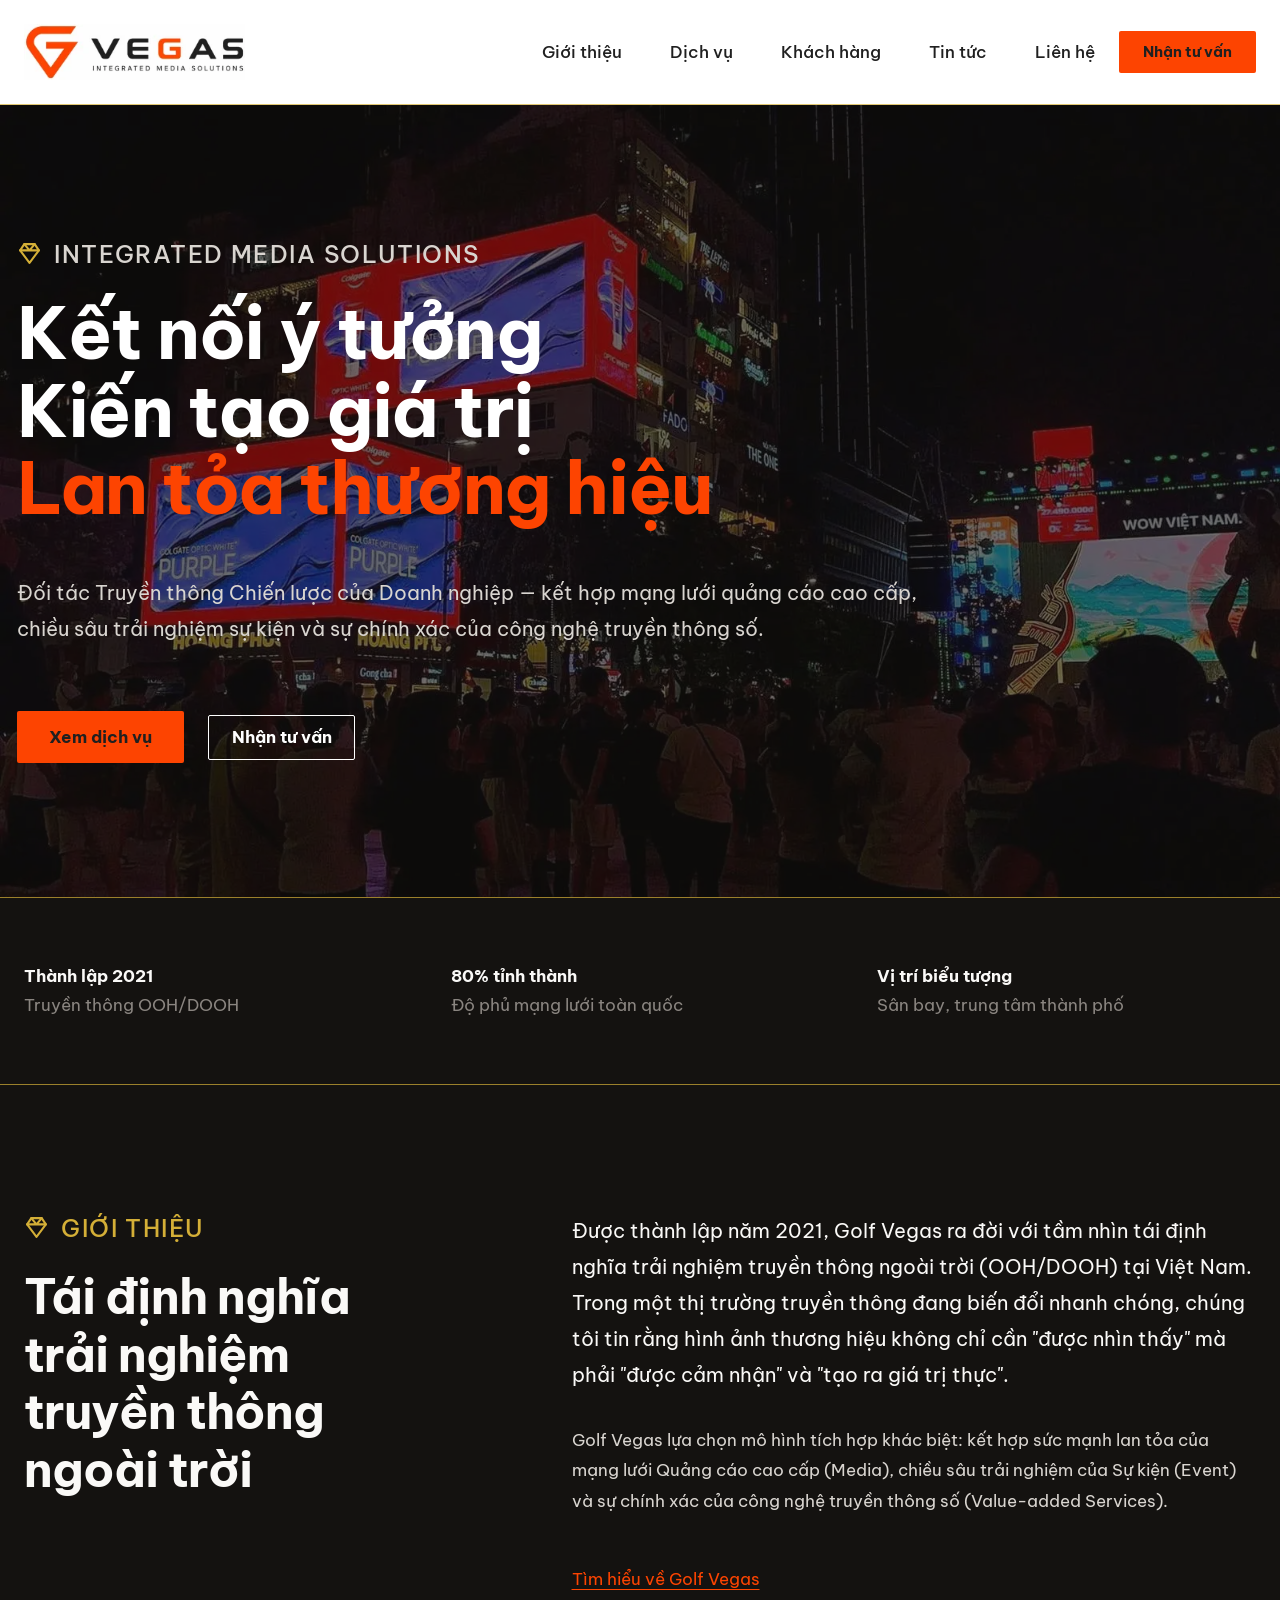
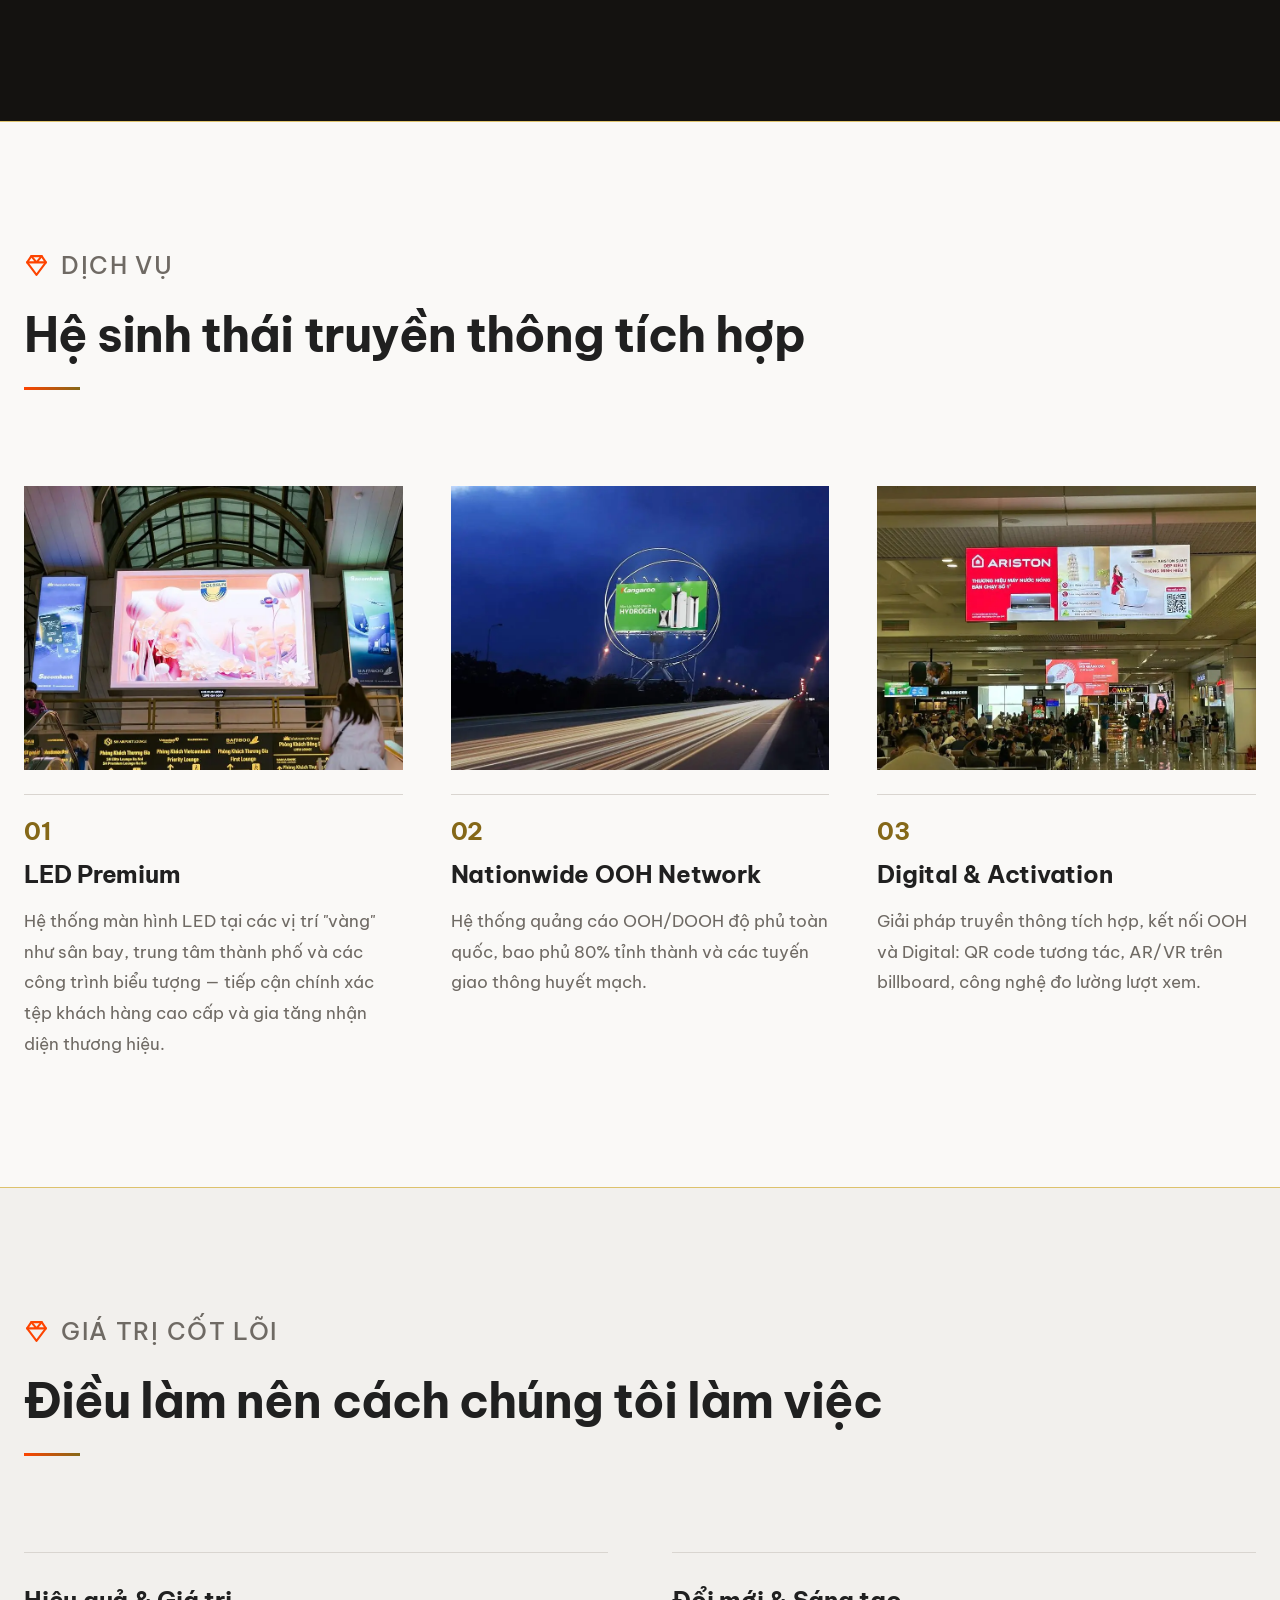
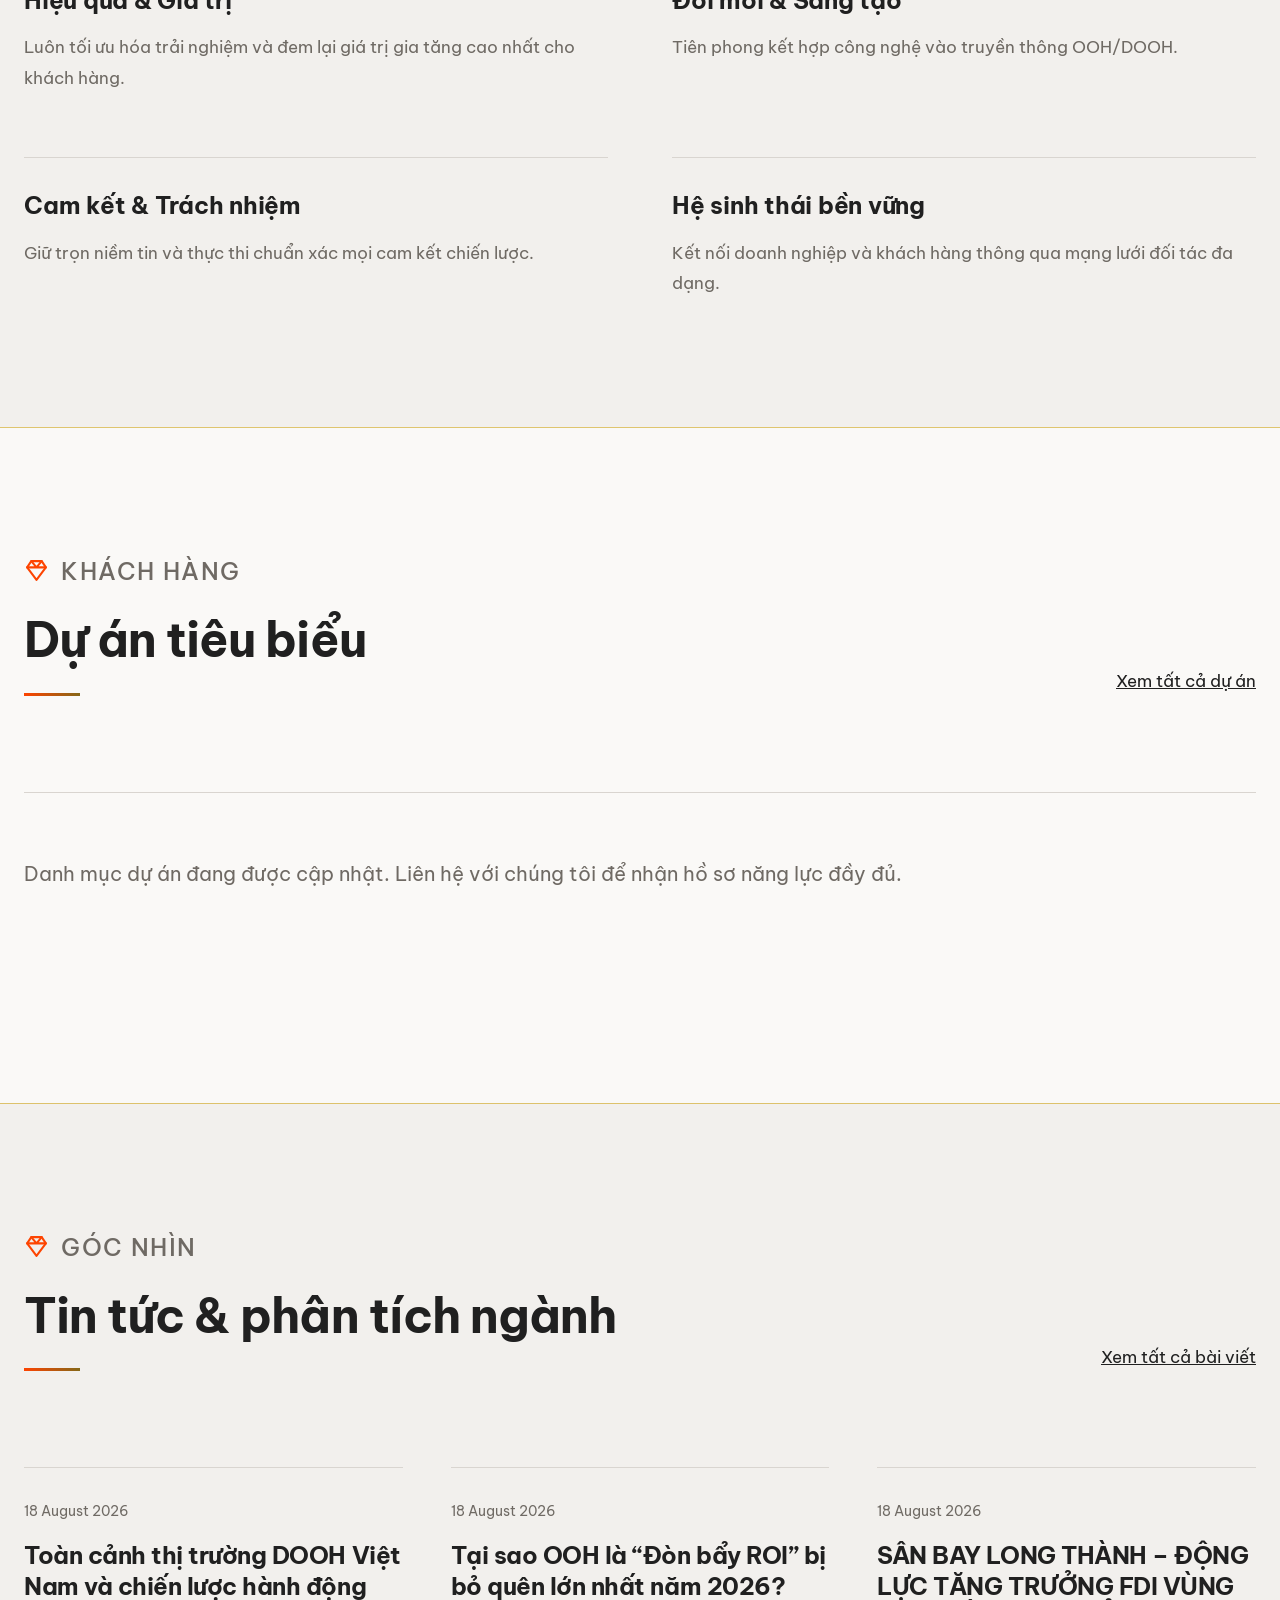
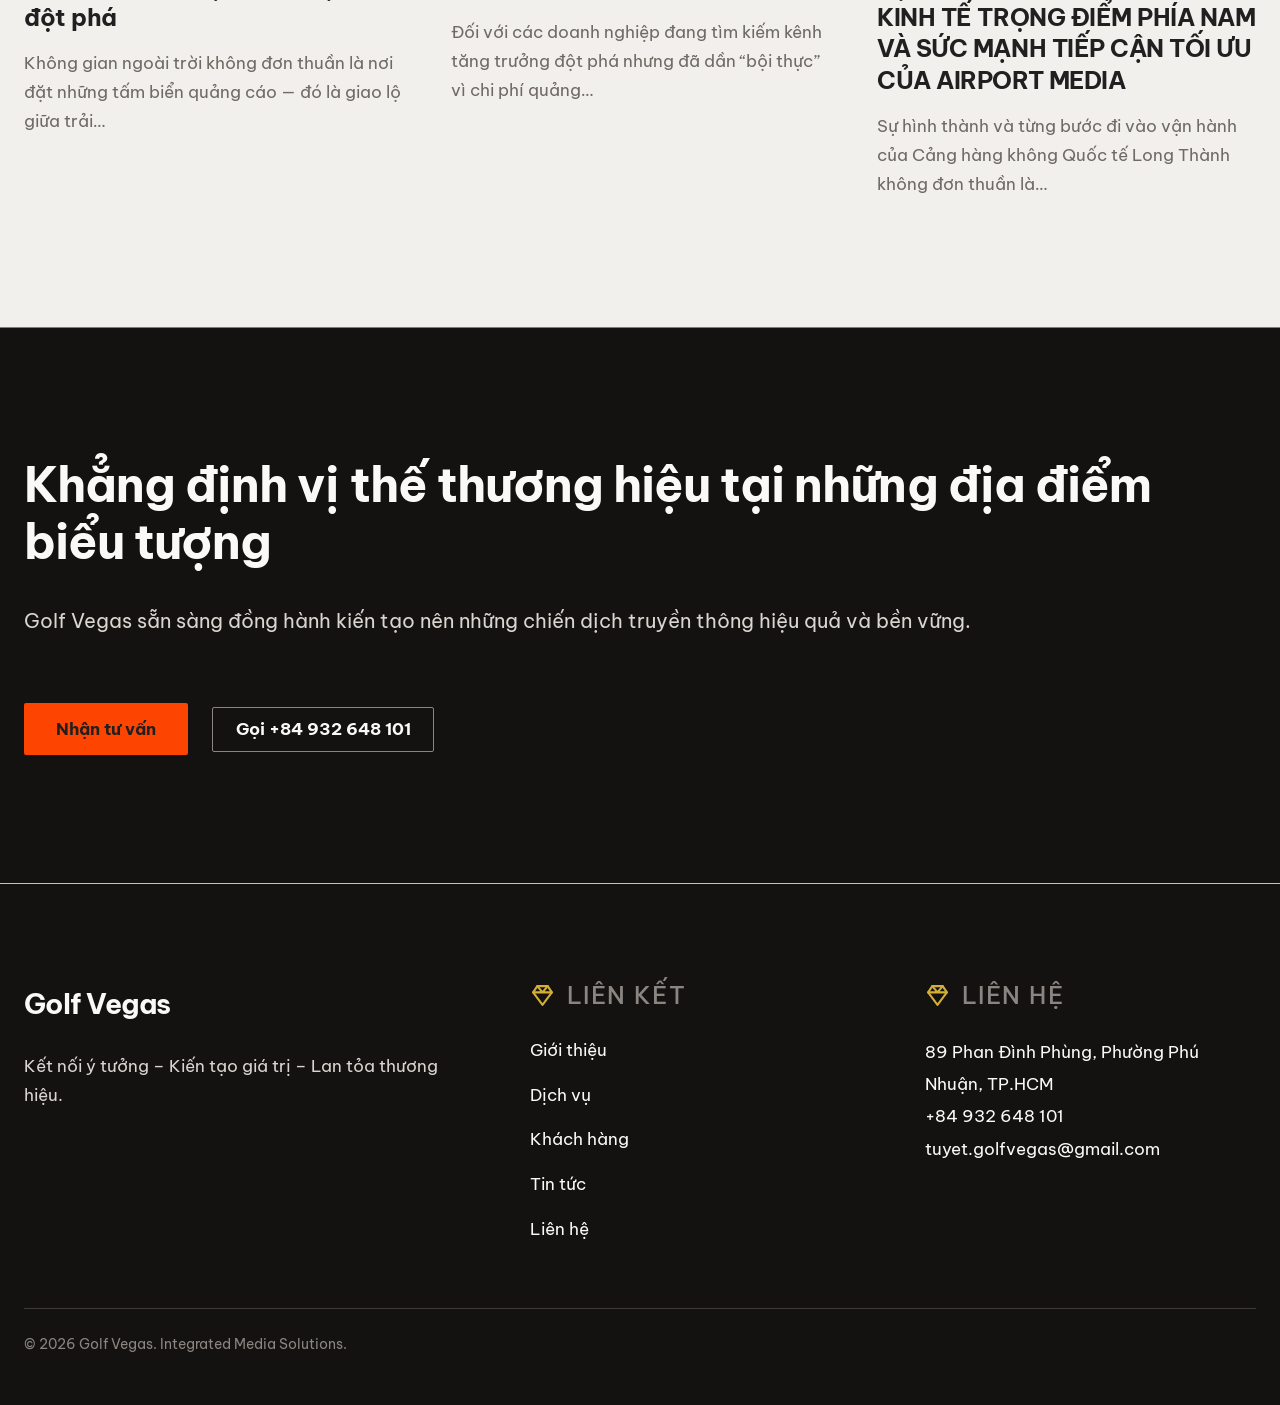
<file: index.html>
<!DOCTYPE html>
<html lang="en-US">
<head>
	<meta charset="UTF-8" />
	<meta name="viewport" content="width=device-width, initial-scale=1" />
<meta name='robots' content='max-image-preview:large' />
<link rel="preload" href="./wp-content/themes/golfvegas/assets/fonts/be-vietnam-pro-400-vietnamese.woff2" as="font" type="font/woff2" crossorigin>
<link rel="preload" href="./wp-content/themes/golfvegas/assets/fonts/be-vietnam-pro-400-latin.woff2" as="font" type="font/woff2" crossorigin>
<link rel="preload" href="./wp-content/themes/golfvegas/assets/fonts/be-vietnam-pro-700-vietnamese.woff2" as="font" type="font/woff2" crossorigin>
<link rel="preload" href="./wp-content/themes/golfvegas/assets/fonts/be-vietnam-pro-700-latin.woff2" as="font" type="font/woff2" crossorigin>
<title>Golf Vegas – Quảng cáo OOH/DOOH &#038; màn hình LED toàn quốc</title>


<meta name="description" content="Golf Vegas — đối tác truyền thông chiến lược cung cấp hệ sinh thái quảng cáo OOH/DOOH, màn hình LED cao cấp và giải pháp digital tích hợp trên toàn quốc.">
<meta property="og:type" content="website">
<meta property="og:site_name" content="Golf Vegas">
<meta property="og:title" content="Golf Vegas – Quảng cáo OOH/DOOH &amp; màn hình LED toàn quốc">
<meta property="og:url" content="https://ali33.github.io/golfvegas.vn_html/">
<meta property="og:locale" content="en_US">
<meta property="og:image" content="https://ali33.github.io/golfvegas.vn_html/wp-content/themes/golfvegas/assets/images/placeholder/hero-dooh-night.jpg">
<meta property="og:image:alt" content="Golf Vegas – Quảng cáo OOH/DOOH &amp; màn hình LED toàn quốc">
<meta property="og:description" content="Golf Vegas — đối tác truyền thông chiến lược cung cấp hệ sinh thái quảng cáo OOH/DOOH, màn hình LED cao cấp và giải pháp digital tích hợp trên toàn quốc.">
<meta name="twitter:card" content="summary_large_image">
<meta name="twitter:title" content="Golf Vegas – Quảng cáo OOH/DOOH &amp; màn hình LED toàn quốc">
<meta name="twitter:image" content="https://ali33.github.io/golfvegas.vn_html/wp-content/themes/golfvegas/assets/images/placeholder/hero-dooh-night.jpg">
<meta name="twitter:description" content="Golf Vegas — đối tác truyền thông chiến lược cung cấp hệ sinh thái quảng cáo OOH/DOOH, màn hình LED cao cấp và giải pháp digital tích hợp trên toàn quốc.">
<script type="application/ld+json">{"@context":"https://schema.org","@graph":[{"@type":"Organization","@id":"https://ali33.github.io/golfvegas.vn_html/#organization","name":"Golf Vegas","url":"https://ali33.github.io/golfvegas.vn_html/","slogan":"Kết nối ý tưởng – Kiến tạo giá trị – Lan tỏa thương hiệu","foundingDate":"2021","address":{"@type":"PostalAddress","streetAddress":"89 Phan Đình Phùng","addressLocality":"Phường Phú Nhuận","addressRegion":"TP.HCM","addressCountry":"VN"},"telephone":"+84932648101","email":"tuyet.golfvegas@gmail.com","logo":"https://ali33.github.io/golfvegas.vn_html/wp-content/uploads/2026/08/logo-horizontal.webp"},{"@type":"LocalBusiness","@id":"https://ali33.github.io/golfvegas.vn_html/#localbusiness","name":"Golf Vegas","description":"Golf Vegas — đối tác truyền thông chiến lược cung cấp hệ sinh thái quảng cáo OOH/DOOH, màn hình LED cao cấp và giải pháp digital tích hợp trên toàn quốc.","url":"https://ali33.github.io/golfvegas.vn_html/","telephone":"+84932648101","email":"tuyet.golfvegas@gmail.com","address":{"@type":"PostalAddress","streetAddress":"89 Phan Đình Phùng","addressLocality":"Phường Phú Nhuận","addressRegion":"TP.HCM","addressCountry":"VN"},"image":"https://ali33.github.io/golfvegas.vn_html/wp-content/themes/golfvegas/assets/images/placeholder/hero-dooh-night.jpg","parentOrganization":{"@id":"https://ali33.github.io/golfvegas.vn_html/#organization"}}]}</script>


<style id="wp-img-auto-sizes-contain-inline-css">
img:is([sizes=auto i],[sizes^="auto," i]){contain-intrinsic-size:3000px 1500px}
/*# sourceURL=wp-img-auto-sizes-contain-inline-css */
</style>
<style id="wp-block-site-logo-inline-css">
.wp-block-site-logo{box-sizing:border-box;line-height:0}.wp-block-site-logo a{display:inline-block;line-height:0}.wp-block-site-logo.is-default-size img{height:auto;width:120px}.wp-block-site-logo img{height:auto;max-width:100%}.wp-block-site-logo a,.wp-block-site-logo img{border-radius:inherit}.wp-block-site-logo.aligncenter{margin-left:auto;margin-right:auto;text-align:center}:root :where(.wp-block-site-logo.is-style-rounded){border-radius:9999px}
/*# sourceURL=./wp-includes/blocks/site-logo/style.min.css */
</style>
<style id="wp-block-group-inline-css">
.wp-block-group{box-sizing:border-box}:where(.wp-block-group.wp-block-group-is-layout-constrained){position:relative}
/*# sourceURL=./wp-includes/blocks/group/style.min.css */
</style>
<style id="wp-block-group-theme-inline-css">
:where(.wp-block-group.has-background){padding:1.25em 2.375em}
/*# sourceURL=./wp-includes/blocks/group/theme.min.css */
</style>
<style id="wp-block-navigation-link-inline-css">
.wp-block-navigation .wp-block-navigation-item__label{overflow-wrap:break-word}.wp-block-navigation .wp-block-navigation-item__description{display:none}.link-ui-tools{outline:1px solid #f0f0f0;padding:8px}.link-ui-block-inserter{padding-top:8px}.link-ui-block-inserter__back{margin-left:8px;text-transform:uppercase}
/*# sourceURL=./wp-includes/blocks/navigation-link/style.min.css */
</style>
<link rel='stylesheet' id='wp-block-navigation-css' href='./wp-includes/blocks/navigation/style.min.css' media='all' />
<style id="wp-block-button-inline-css">
.wp-block-button__link{align-content:center;box-sizing:border-box;cursor:pointer;display:inline-block;height:100%;text-align:center;word-break:break-word}.wp-block-button__link.aligncenter{text-align:center}.wp-block-button__link.alignright{text-align:right}:where(.wp-block-button__link){border-radius:9999px;box-shadow:none;padding:calc(.667em + 2px) calc(1.333em + 2px);text-decoration:none}.wp-block-button[style*=text-decoration] .wp-block-button__link{text-decoration:inherit}.wp-block-buttons>.wp-block-button.has-custom-width{max-width:none}.wp-block-buttons>.wp-block-button.has-custom-width .wp-block-button__link{width:100%}.wp-block-buttons>.wp-block-button.has-custom-font-size .wp-block-button__link{font-size:inherit}.wp-block-buttons>.wp-block-button.wp-block-button__width-25{width:calc(25% - var(--wp--style--block-gap, .5em)*.75)}.wp-block-buttons>.wp-block-button.wp-block-button__width-50{width:calc(50% - var(--wp--style--block-gap, .5em)*.5)}.wp-block-buttons>.wp-block-button.wp-block-button__width-75{width:calc(75% - var(--wp--style--block-gap, .5em)*.25)}.wp-block-buttons>.wp-block-button.wp-block-button__width-100{flex-basis:100%;width:100%}.wp-block-buttons.is-vertical>.wp-block-button.wp-block-button__width-25{width:25%}.wp-block-buttons.is-vertical>.wp-block-button.wp-block-button__width-50{width:50%}.wp-block-buttons.is-vertical>.wp-block-button.wp-block-button__width-75{width:75%}.wp-block-button.is-style-squared,.wp-block-button__link.wp-block-button.is-style-squared{border-radius:0}.wp-block-button.no-border-radius,.wp-block-button__link.no-border-radius{border-radius:0!important}:root :where(.wp-block-button .wp-block-button__link.is-style-outline),:root :where(.wp-block-button.is-style-outline>.wp-block-button__link){border:2px solid;padding:.667em 1.333em}:root :where(.wp-block-button .wp-block-button__link.is-style-outline:not(.has-text-color)),:root :where(.wp-block-button.is-style-outline>.wp-block-button__link:not(.has-text-color)){color:currentColor}:root :where(.wp-block-button .wp-block-button__link.is-style-outline:not(.has-background)),:root :where(.wp-block-button.is-style-outline>.wp-block-button__link:not(.has-background)){background-color:initial;background-image:none}
/*# sourceURL=./wp-includes/blocks/button/style.min.css */
</style>
<style id="wp-block-buttons-inline-css">
.wp-block-buttons{box-sizing:border-box}.wp-block-buttons.is-vertical{flex-direction:column}.wp-block-buttons.is-vertical>.wp-block-button:last-child{margin-bottom:0}.wp-block-buttons>.wp-block-button{display:inline-block;margin:0}.wp-block-buttons.is-content-justification-left{justify-content:flex-start}.wp-block-buttons.is-content-justification-left.is-vertical{align-items:flex-start}.wp-block-buttons.is-content-justification-center{justify-content:center}.wp-block-buttons.is-content-justification-center.is-vertical{align-items:center}.wp-block-buttons.is-content-justification-right{justify-content:flex-end}.wp-block-buttons.is-content-justification-right.is-vertical{align-items:flex-end}.wp-block-buttons.is-content-justification-space-between{justify-content:space-between}.wp-block-buttons.aligncenter{text-align:center}.wp-block-buttons:not(.is-content-justification-space-between,.is-content-justification-right,.is-content-justification-left,.is-content-justification-center) .wp-block-button.aligncenter{margin-left:auto;margin-right:auto;width:100%}.wp-block-buttons[style*=text-decoration] .wp-block-button,.wp-block-buttons[style*=text-decoration] .wp-block-button__link{text-decoration:inherit}.wp-block-buttons.has-custom-font-size .wp-block-button__link{font-size:inherit}.wp-block-buttons .wp-block-button__link{width:100%}.wp-block-button.aligncenter{text-align:center}
/*# sourceURL=./wp-includes/blocks/buttons/style.min.css */
</style>
<style id="wp-block-template-part-theme-inline-css">
:root :where(.wp-block-template-part.has-background){margin-bottom:0;margin-top:0;padding:1.25em 2.375em}
/*# sourceURL=./wp-includes/blocks/template-part/theme.min.css */
</style>
<style id="wp-block-paragraph-inline-css">
.is-small-text{font-size:.875em}.is-regular-text{font-size:1em}.is-large-text{font-size:2.25em}.is-larger-text{font-size:3em}.has-drop-cap:not(:focus):first-letter{float:left;font-size:8.4em;font-style:normal;font-weight:100;line-height:.68;margin:.05em .1em 0 0;text-transform:uppercase}body.rtl .has-drop-cap:not(:focus):first-letter{float:none;margin-left:.1em}p.has-drop-cap.has-background{overflow:hidden}:root :where(p.has-background){padding:1.25em 2.375em}:where(p.has-text-color:not(.has-link-color)) a{color:inherit}p.has-text-align-left[style*="writing-mode:vertical-lr"],p.has-text-align-right[style*="writing-mode:vertical-rl"]{rotate:180deg}
/*# sourceURL=./wp-includes/blocks/paragraph/style.min.css */
</style>
<style id="wp-block-heading-inline-css">
h1:where(.wp-block-heading).has-background,h2:where(.wp-block-heading).has-background,h3:where(.wp-block-heading).has-background,h4:where(.wp-block-heading).has-background,h5:where(.wp-block-heading).has-background,h6:where(.wp-block-heading).has-background{padding:1.25em 2.375em}h1.has-text-align-left[style*=writing-mode]:where([style*=vertical-lr]),h1.has-text-align-right[style*=writing-mode]:where([style*=vertical-rl]),h2.has-text-align-left[style*=writing-mode]:where([style*=vertical-lr]),h2.has-text-align-right[style*=writing-mode]:where([style*=vertical-rl]),h3.has-text-align-left[style*=writing-mode]:where([style*=vertical-lr]),h3.has-text-align-right[style*=writing-mode]:where([style*=vertical-rl]),h4.has-text-align-left[style*=writing-mode]:where([style*=vertical-lr]),h4.has-text-align-right[style*=writing-mode]:where([style*=vertical-rl]),h5.has-text-align-left[style*=writing-mode]:where([style*=vertical-lr]),h5.has-text-align-right[style*=writing-mode]:where([style*=vertical-rl]),h6.has-text-align-left[style*=writing-mode]:where([style*=vertical-lr]),h6.has-text-align-right[style*=writing-mode]:where([style*=vertical-rl]){rotate:180deg}
/*# sourceURL=./wp-includes/blocks/heading/style.min.css */
</style>
<link rel='stylesheet' id='wp-block-cover-css' href='./wp-includes/blocks/cover/style.min.css' media='all' />
<style id="wp-block-columns-inline-css">
.wp-block-columns{box-sizing:border-box;display:flex;flex-wrap:wrap!important}@media (min-width:782px){.wp-block-columns{flex-wrap:nowrap!important}}.wp-block-columns{align-items:normal!important}.wp-block-columns.are-vertically-aligned-top{align-items:flex-start}.wp-block-columns.are-vertically-aligned-center{align-items:center}.wp-block-columns.are-vertically-aligned-bottom{align-items:flex-end}@media (max-width:781px){.wp-block-columns:not(.is-not-stacked-on-mobile)>.wp-block-column{flex-basis:100%!important}}@media (min-width:782px){.wp-block-columns:not(.is-not-stacked-on-mobile)>.wp-block-column{flex-basis:0;flex-grow:1}.wp-block-columns:not(.is-not-stacked-on-mobile)>.wp-block-column[style*=flex-basis]{flex-grow:0}}.wp-block-columns.is-not-stacked-on-mobile{flex-wrap:nowrap!important}.wp-block-columns.is-not-stacked-on-mobile>.wp-block-column{flex-basis:0;flex-grow:1}.wp-block-columns.is-not-stacked-on-mobile>.wp-block-column[style*=flex-basis]{flex-grow:0}:where(.wp-block-columns){margin-bottom:1.75em}:where(.wp-block-columns.has-background){padding:1.25em 2.375em}.wp-block-column{flex-grow:1;min-width:0;overflow-wrap:break-word;word-break:break-word}.wp-block-column.is-vertically-aligned-top{align-self:flex-start}.wp-block-column.is-vertically-aligned-center{align-self:center}.wp-block-column.is-vertically-aligned-bottom{align-self:flex-end}.wp-block-column.is-vertically-aligned-stretch{align-self:stretch}.wp-block-column.is-vertically-aligned-bottom,.wp-block-column.is-vertically-aligned-center,.wp-block-column.is-vertically-aligned-top{width:100%}
/*# sourceURL=./wp-includes/blocks/columns/style.min.css */
</style>
<style id="wp-block-image-inline-css">
.wp-block-image>a,.wp-block-image>figure>a{display:inline-block}.wp-block-image img{box-sizing:border-box;height:auto;max-width:100%;vertical-align:bottom}@media not (prefers-reduced-motion){.wp-block-image img.hide{visibility:hidden}.wp-block-image img.show{animation:show-content-image .4s}}.wp-block-image[style*=border-radius] img,.wp-block-image[style*=border-radius]>a{border-radius:inherit}.wp-block-image.has-custom-border img{box-sizing:border-box}.wp-block-image.aligncenter{text-align:center}.wp-block-image.alignfull>a,.wp-block-image.alignwide>a{width:100%}.wp-block-image.alignfull img,.wp-block-image.alignwide img{height:auto;width:100%}.wp-block-image .aligncenter,.wp-block-image .alignleft,.wp-block-image .alignright,.wp-block-image.aligncenter,.wp-block-image.alignleft,.wp-block-image.alignright{display:table}.wp-block-image .aligncenter>figcaption,.wp-block-image .alignleft>figcaption,.wp-block-image .alignright>figcaption,.wp-block-image.aligncenter>figcaption,.wp-block-image.alignleft>figcaption,.wp-block-image.alignright>figcaption{caption-side:bottom;display:table-caption}.wp-block-image .alignleft{float:left;margin:.5em 1em .5em 0}.wp-block-image .alignright{float:right;margin:.5em 0 .5em 1em}.wp-block-image .aligncenter{margin-left:auto;margin-right:auto}.wp-block-image :where(figcaption){margin-bottom:1em;margin-top:.5em}.wp-block-image.is-style-circle-mask img{border-radius:9999px}@supports ((-webkit-mask-image:none) or (mask-image:none)) or (-webkit-mask-image:none){.wp-block-image.is-style-circle-mask img{border-radius:0;-webkit-mask-image:url('data:image/svg+xml;utf8,<svg viewBox="0 0 100 100" xmlns="http://www.w3.org/2000/svg"><circle cx="50" cy="50" r="50"/></svg>');mask-image:url('data:image/svg+xml;utf8,<svg viewBox="0 0 100 100" xmlns="http://www.w3.org/2000/svg"><circle cx="50" cy="50" r="50"/></svg>');mask-mode:alpha;-webkit-mask-position:center;mask-position:center;-webkit-mask-repeat:no-repeat;mask-repeat:no-repeat;-webkit-mask-size:contain;mask-size:contain}}:root :where(.wp-block-image.is-style-rounded img,.wp-block-image .is-style-rounded img){border-radius:9999px}.wp-block-image figure{margin:0}.wp-lightbox-container{display:flex;flex-direction:column;position:relative}.wp-lightbox-container img{cursor:zoom-in}.wp-lightbox-container img:hover+button{opacity:1}.wp-lightbox-container button{align-items:center;backdrop-filter:blur(16px) saturate(180%);background-color:#5a5a5a40;border:none;border-radius:4px;cursor:zoom-in;display:flex;height:20px;justify-content:center;opacity:0;padding:0;position:absolute;right:16px;text-align:center;top:16px;width:20px;z-index:100}@media not (prefers-reduced-motion){.wp-lightbox-container button{transition:opacity .2s ease}}.wp-lightbox-container button:focus-visible{outline:3px auto #5a5a5a40;outline:3px auto -webkit-focus-ring-color;outline-offset:3px}.wp-lightbox-container button:hover{cursor:pointer;opacity:1}.wp-lightbox-container button:focus{opacity:1}.wp-lightbox-container button:focus,.wp-lightbox-container button:hover,.wp-lightbox-container button:not(:hover):not(:active):not(.has-background){background-color:#5a5a5a40;border:none}.wp-lightbox-overlay{box-sizing:border-box;cursor:zoom-out;height:100vh;left:0;overflow:hidden;position:fixed;top:0;visibility:hidden;width:100%;z-index:100000}.wp-lightbox-overlay .wp-lightbox-close-button{align-items:center;cursor:pointer;display:flex;font-family:inherit;gap:8px;justify-content:center;line-height:1;min-height:40px;min-width:40px;padding:0 4px;position:absolute;right:calc(env(safe-area-inset-right) + 16px);top:calc(env(safe-area-inset-top) + 16px);z-index:5000000}.wp-lightbox-overlay .wp-lightbox-close-button:focus,.wp-lightbox-overlay .wp-lightbox-close-button:hover,.wp-lightbox-overlay .wp-lightbox-close-button:not(:hover):not(:active):not(.has-background){background:none;border:none}.wp-lightbox-overlay .wp-lightbox-close-button:has(.wp-lightbox-close-text:not([hidden])) .wp-lightbox-close-icon svg{height:1em;width:1em}.wp-lightbox-overlay .wp-lightbox-close-icon svg{display:block}.wp-lightbox-overlay .wp-lightbox-navigation-button-next,.wp-lightbox-overlay .wp-lightbox-navigation-button-prev{align-items:center;bottom:16px;cursor:pointer;display:flex;font-family:inherit;gap:4px;justify-content:center;line-height:1;min-height:40px;min-width:40px;padding:0 8px;position:absolute;z-index:2000002}.wp-lightbox-overlay .wp-lightbox-navigation-button-next[hidden],.wp-lightbox-overlay .wp-lightbox-navigation-button-prev[hidden]{display:none}@media (min-width:960px){.wp-lightbox-overlay .wp-lightbox-navigation-button-next,.wp-lightbox-overlay .wp-lightbox-navigation-button-prev{bottom:50%;transform:translateY(-50%)}}.wp-lightbox-overlay .wp-lightbox-navigation-button-next:focus,.wp-lightbox-overlay .wp-lightbox-navigation-button-next:hover,.wp-lightbox-overlay .wp-lightbox-navigation-button-next:not(:hover):not(:active):not(.has-background),.wp-lightbox-overlay .wp-lightbox-navigation-button-prev:focus,.wp-lightbox-overlay .wp-lightbox-navigation-button-prev:hover,.wp-lightbox-overlay .wp-lightbox-navigation-button-prev:not(:hover):not(:active):not(.has-background){background:none;border:none;padding:0 8px}.wp-lightbox-overlay .wp-lightbox-navigation-button-next:has(.wp-lightbox-navigation-text:not([hidden])) .wp-lightbox-navigation-icon svg,.wp-lightbox-overlay .wp-lightbox-navigation-button-prev:has(.wp-lightbox-navigation-text:not([hidden])) .wp-lightbox-navigation-icon svg{display:block;height:1.5em;width:1.5em}.wp-lightbox-overlay .wp-lightbox-navigation-button-prev{left:calc(env(safe-area-inset-left) + 16px)}.wp-lightbox-overlay .wp-lightbox-navigation-button-next{right:calc(env(safe-area-inset-right) + 16px)}.wp-lightbox-overlay .wp-lightbox-navigation-icon svg{vertical-align:middle}.wp-lightbox-overlay .lightbox-image-container{height:var(--wp--lightbox-container-height);left:50%;overflow:hidden;position:absolute;top:50%;transform:translate(-50%,-50%);transform-origin:top left;width:var(--wp--lightbox-container-width);z-index:2000001}.wp-lightbox-overlay .wp-block-image{align-items:center;box-sizing:border-box;display:flex;height:100%;justify-content:center;margin:0;position:relative;transform-origin:0 0;width:100%;z-index:3000000}.wp-lightbox-overlay .wp-block-image img{height:var(--wp--lightbox-image-height);min-height:var(--wp--lightbox-image-height);min-width:var(--wp--lightbox-image-width);width:var(--wp--lightbox-image-width)}.wp-lightbox-overlay .wp-block-image figcaption{display:none}.wp-lightbox-overlay button{background:none;border:none}.wp-lightbox-overlay .scrim{background-color:#fff;height:100%;opacity:.9;position:absolute;width:100%;z-index:2000000}.wp-lightbox-overlay.active{visibility:visible}@media not (prefers-reduced-motion){.wp-lightbox-overlay.active{animation:turn-on-visibility .25s both}.wp-lightbox-overlay.active img{animation:turn-on-visibility .35s both}.wp-lightbox-overlay.show-closing-animation:not(.active){animation:turn-off-visibility .35s both}.wp-lightbox-overlay.show-closing-animation:not(.active) img{animation:turn-off-visibility .25s both}.wp-lightbox-overlay.zoom.active{animation:none;opacity:1;visibility:visible}.wp-lightbox-overlay.zoom.active .lightbox-image-container{animation:lightbox-zoom-in .4s}.wp-lightbox-overlay.zoom.active .lightbox-image-container img{animation:none}.wp-lightbox-overlay.zoom.active .scrim{animation:turn-on-visibility .4s forwards}.wp-lightbox-overlay.zoom.show-closing-animation:not(.active){animation:none}.wp-lightbox-overlay.zoom.show-closing-animation:not(.active) .lightbox-image-container{animation:lightbox-zoom-out .4s}.wp-lightbox-overlay.zoom.show-closing-animation:not(.active) .lightbox-image-container img{animation:none}.wp-lightbox-overlay.zoom.show-closing-animation:not(.active) .scrim{animation:turn-off-visibility .4s forwards}}@keyframes show-content-image{0%{visibility:hidden}99%{visibility:hidden}to{visibility:visible}}@keyframes turn-on-visibility{0%{opacity:0}to{opacity:1}}@keyframes turn-off-visibility{0%{opacity:1;visibility:visible}99%{opacity:0;visibility:visible}to{opacity:0;visibility:hidden}}@keyframes lightbox-zoom-in{0%{transform:translate(calc((-100vw + var(--wp--lightbox-scrollbar-width))/2 + var(--wp--lightbox-initial-left-position)),calc(-50vh + var(--wp--lightbox-initial-top-position))) scale(var(--wp--lightbox-scale))}to{transform:translate(-50%,-50%) scale(1)}}@keyframes lightbox-zoom-out{0%{transform:translate(-50%,-50%) scale(1);visibility:visible}99%{visibility:visible}to{transform:translate(calc((-100vw + var(--wp--lightbox-scrollbar-width))/2 + var(--wp--lightbox-initial-left-position)),calc(-50vh + var(--wp--lightbox-initial-top-position))) scale(var(--wp--lightbox-scale));visibility:hidden}}
/*# sourceURL=./wp-includes/blocks/image/style.min.css */
</style>
<style id="wp-block-image-theme-inline-css">
:root :where(.wp-block-image figcaption){color:#555;font-size:13px;text-align:center}.is-dark-theme :root :where(.wp-block-image figcaption){color:#ffffffa6}.wp-block-image{margin:0 0 1em}
/*# sourceURL=./wp-includes/blocks/image/theme.min.css */
</style>
<style id="wp-block-post-date-inline-css">
.wp-block-post-date{box-sizing:border-box}
/*# sourceURL=./wp-includes/blocks/post-date/style.min.css */
</style>
<style id="wp-block-post-title-inline-css">
.wp-block-post-title{box-sizing:border-box;word-break:break-word}.wp-block-post-title :where(a){display:inline-block;font-family:inherit;font-size:inherit;font-style:inherit;font-weight:inherit;letter-spacing:inherit;line-height:inherit;text-decoration:inherit}
/*# sourceURL=./wp-includes/blocks/post-title/style.min.css */
</style>
<style id="wp-block-post-excerpt-inline-css">
:where(.wp-block-post-excerpt){box-sizing:border-box;margin-bottom:var(--wp--style--block-gap);margin-top:var(--wp--style--block-gap)}.wp-block-post-excerpt__excerpt{margin-bottom:0;margin-top:0}.wp-block-post-excerpt__more-text{margin-bottom:0;margin-top:var(--wp--style--block-gap)}.wp-block-post-excerpt__more-link{display:inline-block}
/*# sourceURL=./wp-includes/blocks/post-excerpt/style.min.css */
</style>
<style id="wp-block-post-template-inline-css">
.wp-block-post-template{box-sizing:border-box;list-style:none;margin-bottom:0;margin-top:0;max-width:100%;padding:0}.wp-block-post-template.is-flex-container{display:flex;flex-direction:row;flex-wrap:wrap;gap:1.25em}.wp-block-post-template.is-flex-container>li{margin:0;width:100%}@media (min-width:600px){.wp-block-post-template.is-flex-container.is-flex-container.columns-2>li{width:calc(50% - .625em)}.wp-block-post-template.is-flex-container.is-flex-container.columns-3>li{width:calc(33.33333% - .83333em)}.wp-block-post-template.is-flex-container.is-flex-container.columns-4>li{width:calc(25% - .9375em)}.wp-block-post-template.is-flex-container.is-flex-container.columns-5>li{width:calc(20% - 1em)}.wp-block-post-template.is-flex-container.is-flex-container.columns-6>li{width:calc(16.66667% - 1.04167em)}}@media (max-width:600px){.wp-block-post-template-is-layout-grid.wp-block-post-template-is-layout-grid.wp-block-post-template-is-layout-grid.wp-block-post-template-is-layout-grid{grid-template-columns:1fr}}.wp-block-post-template-is-layout-constrained>li>.alignright,.wp-block-post-template-is-layout-flow>li>.alignright{float:right;margin-inline-end:0;margin-inline-start:2em}.wp-block-post-template-is-layout-constrained>li>.alignleft,.wp-block-post-template-is-layout-flow>li>.alignleft{float:left;margin-inline-end:2em;margin-inline-start:0}.wp-block-post-template-is-layout-constrained>li>.aligncenter,.wp-block-post-template-is-layout-flow>li>.aligncenter{margin-inline-end:auto;margin-inline-start:auto}
/*# sourceURL=./wp-includes/blocks/post-template/style.min.css */
</style>
<style id="wp-block-site-title-inline-css">
.wp-block-site-title{box-sizing:border-box}.wp-block-site-title :where(a){color:inherit;font-family:inherit;font-size:inherit;font-style:inherit;font-weight:inherit;letter-spacing:inherit;line-height:inherit;text-decoration:inherit}
/*# sourceURL=./wp-includes/blocks/site-title/style.min.css */
</style>
<style id="wp-block-separator-inline-css">
@charset "UTF-8";.wp-block-separator{border:none;border-top:2px solid}:root :where(.wp-block-separator.is-style-dots){height:auto;line-height:1;text-align:center}:root :where(.wp-block-separator.is-style-dots):before{color:currentColor;content:"···";font-family:serif;font-size:1.5em;letter-spacing:2em;padding-left:2em}.wp-block-separator.is-style-dots{background:none!important;border:none!important}
/*# sourceURL=./wp-includes/blocks/separator/style.min.css */
</style>
<style id="wp-block-separator-theme-inline-css">
.wp-block-separator.has-css-opacity{opacity:.4}.wp-block-separator{border:none;border-bottom:2px solid;margin-left:auto;margin-right:auto}.wp-block-separator.has-alpha-channel-opacity{opacity:1}.wp-block-separator:not(.is-style-wide):not(.is-style-dots){width:100px}.wp-block-separator.has-background:not(.is-style-dots){border-bottom:none;height:1px}.wp-block-separator.has-background:not(.is-style-wide):not(.is-style-dots){height:2px}
/*# sourceURL=./wp-includes/blocks/separator/theme.min.css */
</style>
<style id="wp-block-library-inline-css">
:root{--wp-block-synced-color:#7a00df;--wp-block-synced-color--rgb:122,0,223;--wp-bound-block-color:var(--wp-block-synced-color);--wp-editor-canvas-background:#ddd;--wp-admin-theme-color:#007cba;--wp-admin-theme-color--rgb:0,124,186;--wp-admin-theme-color-darker-10:#006ba1;--wp-admin-theme-color-darker-10--rgb:0,107,160.5;--wp-admin-theme-color-darker-20:#005a87;--wp-admin-theme-color-darker-20--rgb:0,90,135;--wp-admin-border-width-focus:2px}@media (min-resolution:192dpi){:root{--wp-admin-border-width-focus:1.5px}}.wp-element-button{cursor:pointer}:root .has-very-light-gray-background-color{background-color:#eee}:root .has-very-dark-gray-background-color{background-color:#313131}:root .has-very-light-gray-color{color:#eee}:root .has-very-dark-gray-color{color:#313131}:root .has-vivid-green-cyan-to-vivid-cyan-blue-gradient-background{background:linear-gradient(135deg,#00d084,#0693e3)}:root .has-purple-crush-gradient-background{background:linear-gradient(135deg,#34e2e4,#4721fb 50%,#ab1dfe)}:root .has-hazy-dawn-gradient-background{background:linear-gradient(135deg,#faaca8,#dad0ec)}:root .has-subdued-olive-gradient-background{background:linear-gradient(135deg,#fafae1,#67a671)}:root .has-atomic-cream-gradient-background{background:linear-gradient(135deg,#fdd79a,#004a59)}:root .has-nightshade-gradient-background{background:linear-gradient(135deg,#330968,#31cdcf)}:root .has-midnight-gradient-background{background:linear-gradient(135deg,#020381,#2874fc)}:root{--wp--preset--font-size--normal:16px;--wp--preset--font-size--huge:42px}.has-regular-font-size{font-size:1em}.has-larger-font-size{font-size:2.625em}.has-normal-font-size{font-size:var(--wp--preset--font-size--normal)}.has-huge-font-size{font-size:var(--wp--preset--font-size--huge)}:root .has-text-align-center{text-align:center}:root .has-text-align-left{text-align:left}:root .has-text-align-right{text-align:right}.has-fit-text{white-space:nowrap!important}#end-resizable-editor-section{display:none}.aligncenter{clear:both}.items-justified-left{justify-content:flex-start}.items-justified-center{justify-content:center}.items-justified-right{justify-content:flex-end}.items-justified-space-between{justify-content:space-between}.screen-reader-text{word-wrap:normal!important;border:0;clip-path:inset(50%);height:1px;margin:-1px;overflow:hidden;padding:0;position:absolute;width:1px}.screen-reader-text:focus{background-color:#ddd;clip-path:none;color:#444;display:block;font-size:1em;height:auto;left:5px;line-height:normal;padding:15px 23px 14px;text-decoration:none;top:5px;width:auto;z-index:100000}html :where(.has-border-color){border-style:solid}html :where([style*=border-color]){border-style:solid}html :where([style*=border-top-color]){border-top-style:solid}html :where([style*=border-right-color]){border-right-style:solid}html :where([style*=border-bottom-color]){border-bottom-style:solid}html :where([style*=border-left-color]){border-left-style:solid}html :where([style*=border-width]){border-style:solid}html :where([style*=border-top-width]){border-top-style:solid}html :where([style*=border-right-width]){border-right-style:solid}html :where([style*=border-bottom-width]){border-bottom-style:solid}html :where([style*=border-left-width]){border-left-style:solid}html :where(img[class*=wp-image-]){height:auto;max-width:100%}:where(figure){margin:0 0 1em}html :where(.is-position-sticky){--wp-admin--admin-bar--position-offset:var(--wp-admin--admin-bar--height,0px)}@media screen and (max-width:600px){html :where(.is-position-sticky){--wp-admin--admin-bar--position-offset:0px}}
/*# sourceURL=/wp-includes/css/dist/block-library/common.min.css */
</style>
<style id="global-styles-inline-css">
:root{--wp--preset--aspect-ratio--square: 1;--wp--preset--aspect-ratio--4-3: 4/3;--wp--preset--aspect-ratio--3-4: 3/4;--wp--preset--aspect-ratio--3-2: 3/2;--wp--preset--aspect-ratio--2-3: 2/3;--wp--preset--aspect-ratio--16-9: 16/9;--wp--preset--aspect-ratio--9-16: 9/16;--wp--preset--color--black: #000000;--wp--preset--color--cyan-bluish-gray: #abb8c3;--wp--preset--color--white: #FFFFFF;--wp--preset--color--pale-pink: #f78da7;--wp--preset--color--vivid-red: #cf2e2e;--wp--preset--color--luminous-vivid-orange: #ff6900;--wp--preset--color--luminous-vivid-amber: #fcb900;--wp--preset--color--light-green-cyan: #7bdcb5;--wp--preset--color--vivid-green-cyan: #00d084;--wp--preset--color--pale-cyan-blue: #8ed1fc;--wp--preset--color--vivid-cyan-blue: #0693e3;--wp--preset--color--vivid-purple: #9b51e0;--wp--preset--color--brand: #FD4401;--wp--preset--color--ink: #202020;--wp--preset--color--charcoal: #141210;--wp--preset--color--base: #FAF9F7;--wp--preset--color--surface: #F2F0ED;--wp--preset--color--line: #D9D5D0;--wp--preset--color--muted: #6F6A64;--wp--preset--color--muted-inverse: #8A8580;--wp--preset--color--gold: #D4AF37;--wp--preset--color--gold-deep: #856818;--wp--preset--gradient--vivid-cyan-blue-to-vivid-purple: linear-gradient(135deg,rgb(6,147,227) 0%,rgb(155,81,224) 100%);--wp--preset--gradient--light-green-cyan-to-vivid-green-cyan: linear-gradient(135deg,rgb(122,220,180) 0%,rgb(0,208,130) 100%);--wp--preset--gradient--luminous-vivid-amber-to-luminous-vivid-orange: linear-gradient(135deg,rgb(252,185,0) 0%,rgb(255,105,0) 100%);--wp--preset--gradient--luminous-vivid-orange-to-vivid-red: linear-gradient(135deg,rgb(255,105,0) 0%,rgb(207,46,46) 100%);--wp--preset--gradient--very-light-gray-to-cyan-bluish-gray: linear-gradient(135deg,rgb(238,238,238) 0%,rgb(169,184,195) 100%);--wp--preset--gradient--cool-to-warm-spectrum: linear-gradient(135deg,rgb(74,234,220) 0%,rgb(151,120,209) 20%,rgb(207,42,186) 40%,rgb(238,44,130) 60%,rgb(251,105,98) 80%,rgb(254,248,76) 100%);--wp--preset--gradient--blush-light-purple: linear-gradient(135deg,rgb(255,206,236) 0%,rgb(152,150,240) 100%);--wp--preset--gradient--blush-bordeaux: linear-gradient(135deg,rgb(254,205,165) 0%,rgb(254,45,45) 50%,rgb(107,0,62) 100%);--wp--preset--gradient--luminous-dusk: linear-gradient(135deg,rgb(255,203,112) 0%,rgb(199,81,192) 50%,rgb(65,88,208) 100%);--wp--preset--gradient--pale-ocean: linear-gradient(135deg,rgb(255,245,203) 0%,rgb(182,227,212) 50%,rgb(51,167,181) 100%);--wp--preset--gradient--electric-grass: linear-gradient(135deg,rgb(202,248,128) 0%,rgb(113,206,126) 100%);--wp--preset--gradient--midnight: linear-gradient(135deg,rgb(2,3,129) 0%,rgb(40,116,252) 100%);--wp--preset--font-size--small: 13px;--wp--preset--font-size--medium: clamp(14px, 0.875rem + ((1vw - 3.2px) * 0.625), 20px);--wp--preset--font-size--large: clamp(22.041px, 1.378rem + ((1vw - 3.2px) * 1.454), 36px);--wp--preset--font-size--x-large: clamp(25.014px, 1.563rem + ((1vw - 3.2px) * 1.769), 42px);--wp--preset--font-size--eyebrow: clamp(0.984rem, 0.984rem + ((1vw - 0.2rem) * 0.86), 1.5rem);--wp--preset--font-size--caption: 0.875rem;--wp--preset--font-size--body: clamp(0.875rem, 0.875rem + ((1vw - 0.2rem) * 0.313), 1.063rem);--wp--preset--font-size--lead: clamp(1.125rem, 1.125rem + ((1vw - 0.2rem) * 0.208), 1.25rem);--wp--preset--font-size--xl: clamp(0.984rem, 0.984rem + ((1vw - 0.2rem) * 0.86), 1.5rem);--wp--preset--font-size--xxl: clamp(2rem, 2rem + ((1vw - 0.2rem) * 1.667), 3rem);--wp--preset--font-size--display: clamp(2rem, 2rem + ((1vw - 0.2rem) * 4.167), 4.5rem);--wp--preset--font-family--primary: "Be Vietnam Pro", -apple-system, BlinkMacSystemFont, "Segoe UI", Roboto, sans-serif;--wp--preset--spacing--20: 8px;--wp--preset--spacing--30: 16px;--wp--preset--spacing--40: 24px;--wp--preset--spacing--50: 32px;--wp--preset--spacing--60: 48px;--wp--preset--spacing--70: 64px;--wp--preset--spacing--80: 96px;--wp--preset--spacing--10: 4px;--wp--preset--spacing--90: 128px;--wp--preset--shadow--natural: 6px 6px 9px rgba(0, 0, 0, 0.2);--wp--preset--shadow--deep: 12px 12px 50px rgba(0, 0, 0, 0.4);--wp--preset--shadow--sharp: 6px 6px 0px rgba(0, 0, 0, 0.2);--wp--preset--shadow--outlined: 6px 6px 0px -3px rgb(255, 255, 255), 6px 6px rgb(0, 0, 0);--wp--preset--shadow--crisp: 6px 6px 0px rgb(0, 0, 0);--wp--preset--shadow--subtle: 0 1px 2px rgba(20, 18, 16, 0.04), 0 8px 24px rgba(20, 18, 16, 0.06);--wp--custom--transition--base: 200ms cubic-bezier(0.22, 1, 0.36, 1);--wp--custom--transition--slow: 300ms cubic-bezier(0.22, 1, 0.36, 1);--wp--custom--overlay--image: rgba(20, 18, 16, 0.55);--wp--custom--measure: 68ch;}:root { --wp--style--global--content-size: 40rem;--wp--style--global--wide-size: 80rem; }:where(body) { margin: 0; }.wp-site-blocks { padding-top: var(--wp--style--root--padding-top); padding-bottom: var(--wp--style--root--padding-bottom); }.has-global-padding { padding-right: var(--wp--style--root--padding-right); padding-left: var(--wp--style--root--padding-left); }.has-global-padding > .alignfull { margin-right: calc(var(--wp--style--root--padding-right) * -1); margin-left: calc(var(--wp--style--root--padding-left) * -1); }.has-global-padding :where(:not(.alignfull.is-layout-flow) > .has-global-padding:not(.wp-block-block, .alignfull)) { padding-right: 0; padding-left: 0; }.has-global-padding :where(:not(.alignfull.is-layout-flow) > .has-global-padding:not(.wp-block-block, .alignfull)) > .alignfull { margin-left: 0; margin-right: 0; }.wp-site-blocks > .alignleft { float: left; margin-right: 2em; }.wp-site-blocks > .alignright { float: right; margin-left: 2em; }.wp-site-blocks > .aligncenter { justify-content: center; margin-left: auto; margin-right: auto; }:where(.wp-site-blocks) > * { margin-block-start: var(--wp--preset--spacing--40); margin-block-end: 0; }:where(.wp-site-blocks) > :first-child { margin-block-start: 0; }:where(.wp-site-blocks) > :last-child { margin-block-end: 0; }:root { --wp--style--block-gap: var(--wp--preset--spacing--40); }:root :where(.is-layout-flow) > :first-child{margin-block-start: 0;}:root :where(.is-layout-flow) > :last-child{margin-block-end: 0;}:root :where(.is-layout-flow) > *{margin-block-start: var(--wp--preset--spacing--40);margin-block-end: 0;}:root :where(.is-layout-constrained) > :first-child{margin-block-start: 0;}:root :where(.is-layout-constrained) > :last-child{margin-block-end: 0;}:root :where(.is-layout-constrained) > *{margin-block-start: var(--wp--preset--spacing--40);margin-block-end: 0;}:root :where(.is-layout-flex){gap: var(--wp--preset--spacing--40);}:root :where(.is-layout-grid){gap: var(--wp--preset--spacing--40);}.is-layout-flow > .alignleft{float: left;margin-inline-start: 0;margin-inline-end: 2em;}.is-layout-flow > .alignright{float: right;margin-inline-start: 2em;margin-inline-end: 0;}.is-layout-flow > .aligncenter{margin-left: auto !important;margin-right: auto !important;}.is-layout-constrained > .alignleft{float: left;margin-inline-start: 0;margin-inline-end: 2em;}.is-layout-constrained > .alignright{float: right;margin-inline-start: 2em;margin-inline-end: 0;}.is-layout-constrained > .aligncenter{margin-left: auto !important;margin-right: auto !important;}.is-layout-constrained > :where(:not(.alignleft):not(.alignright):not(.alignfull)){max-width: var(--wp--style--global--content-size);margin-left: auto !important;margin-right: auto !important;}.is-layout-constrained > .alignwide{max-width: var(--wp--style--global--wide-size);}body .is-layout-flex{display: flex;}.is-layout-flex{flex-wrap: wrap;align-items: center;}.is-layout-flex > :is(*, div){margin: 0;}body .is-layout-grid{display: grid;}.is-layout-grid > :is(*, div){margin: 0;}body{background-color: var(--wp--preset--color--base);color: var(--wp--preset--color--ink);font-family: var(--wp--preset--font-family--primary);font-size: var(--wp--preset--font-size--body);font-weight: 400;line-height: 1.7;--wp--style--root--padding-top: 0;--wp--style--root--padding-right: var(--wp--preset--spacing--40);--wp--style--root--padding-bottom: 0;--wp--style--root--padding-left: var(--wp--preset--spacing--40);}a:where(:not(.wp-element-button)){color: var(--wp--preset--color--ink);text-decoration: underline;}:root :where(a:where(:not(.wp-element-button)):hover){color: var(--wp--preset--color--brand);}h1, h2, h3, h4, h5, h6{color: var(--wp--preset--color--ink);font-family: var(--wp--preset--font-family--primary);font-weight: 700;letter-spacing: -0.02em;line-height: 1.2;}h1{font-size: var(--wp--preset--font-size--display);line-height: 1.1;}h2{font-size: var(--wp--preset--font-size--xxl);}h3{font-size: var(--wp--preset--font-size--xl);font-weight: 600;letter-spacing: -0.01em;line-height: 1.3;}h4{font-size: var(--wp--preset--font-size--lead);font-weight: 600;letter-spacing: 0;line-height: 1.4;}:root :where(.wp-element-button, .wp-block-button__link){background-color: var(--wp--preset--color--brand);border-radius: 2px;border-width: 0;color: var(--wp--preset--color--ink);font-family: inherit;font-size: var(--wp--preset--font-size--body);font-style: inherit;font-weight: 600;letter-spacing: inherit;line-height: 1.2;padding-top: 16px;padding-right: 32px;padding-bottom: 16px;padding-left: 32px;text-decoration: none;text-transform: inherit;}:root :where(.wp-element-button:hover, .wp-block-button__link:hover){background-color: var(--wp--preset--color--ink);color: var(--wp--preset--color--white);}:root :where(.wp-element-button:focus, .wp-block-button__link:focus){background-color: var(--wp--preset--color--ink);color: var(--wp--preset--color--white);}:root :where(.wp-element-caption, .wp-block-audio figcaption, .wp-block-embed figcaption, .wp-block-gallery figcaption, .wp-block-image figcaption, .wp-block-table figcaption, .wp-block-video figcaption){color: var(--wp--preset--color--muted);font-size: var(--wp--preset--font-size--caption);}.has-black-color{color: var(--wp--preset--color--black) !important;}.has-cyan-bluish-gray-color{color: var(--wp--preset--color--cyan-bluish-gray) !important;}.has-white-color{color: var(--wp--preset--color--white) !important;}.has-pale-pink-color{color: var(--wp--preset--color--pale-pink) !important;}.has-vivid-red-color{color: var(--wp--preset--color--vivid-red) !important;}.has-luminous-vivid-orange-color{color: var(--wp--preset--color--luminous-vivid-orange) !important;}.has-luminous-vivid-amber-color{color: var(--wp--preset--color--luminous-vivid-amber) !important;}.has-light-green-cyan-color{color: var(--wp--preset--color--light-green-cyan) !important;}.has-vivid-green-cyan-color{color: var(--wp--preset--color--vivid-green-cyan) !important;}.has-pale-cyan-blue-color{color: var(--wp--preset--color--pale-cyan-blue) !important;}.has-vivid-cyan-blue-color{color: var(--wp--preset--color--vivid-cyan-blue) !important;}.has-vivid-purple-color{color: var(--wp--preset--color--vivid-purple) !important;}.has-brand-color{color: var(--wp--preset--color--brand) !important;}.has-ink-color{color: var(--wp--preset--color--ink) !important;}.has-charcoal-color{color: var(--wp--preset--color--charcoal) !important;}.has-base-color{color: var(--wp--preset--color--base) !important;}.has-surface-color{color: var(--wp--preset--color--surface) !important;}.has-line-color{color: var(--wp--preset--color--line) !important;}.has-muted-color{color: var(--wp--preset--color--muted) !important;}.has-muted-inverse-color{color: var(--wp--preset--color--muted-inverse) !important;}.has-gold-color{color: var(--wp--preset--color--gold) !important;}.has-gold-deep-color{color: var(--wp--preset--color--gold-deep) !important;}.has-black-background-color{background-color: var(--wp--preset--color--black) !important;}.has-cyan-bluish-gray-background-color{background-color: var(--wp--preset--color--cyan-bluish-gray) !important;}.has-white-background-color{background-color: var(--wp--preset--color--white) !important;}.has-pale-pink-background-color{background-color: var(--wp--preset--color--pale-pink) !important;}.has-vivid-red-background-color{background-color: var(--wp--preset--color--vivid-red) !important;}.has-luminous-vivid-orange-background-color{background-color: var(--wp--preset--color--luminous-vivid-orange) !important;}.has-luminous-vivid-amber-background-color{background-color: var(--wp--preset--color--luminous-vivid-amber) !important;}.has-light-green-cyan-background-color{background-color: var(--wp--preset--color--light-green-cyan) !important;}.has-vivid-green-cyan-background-color{background-color: var(--wp--preset--color--vivid-green-cyan) !important;}.has-pale-cyan-blue-background-color{background-color: var(--wp--preset--color--pale-cyan-blue) !important;}.has-vivid-cyan-blue-background-color{background-color: var(--wp--preset--color--vivid-cyan-blue) !important;}.has-vivid-purple-background-color{background-color: var(--wp--preset--color--vivid-purple) !important;}.has-brand-background-color{background-color: var(--wp--preset--color--brand) !important;}.has-ink-background-color{background-color: var(--wp--preset--color--ink) !important;}.has-charcoal-background-color{background-color: var(--wp--preset--color--charcoal) !important;}.has-base-background-color{background-color: var(--wp--preset--color--base) !important;}.has-surface-background-color{background-color: var(--wp--preset--color--surface) !important;}.has-line-background-color{background-color: var(--wp--preset--color--line) !important;}.has-muted-background-color{background-color: var(--wp--preset--color--muted) !important;}.has-muted-inverse-background-color{background-color: var(--wp--preset--color--muted-inverse) !important;}.has-gold-background-color{background-color: var(--wp--preset--color--gold) !important;}.has-gold-deep-background-color{background-color: var(--wp--preset--color--gold-deep) !important;}.has-black-border-color{border-color: var(--wp--preset--color--black) !important;}.has-cyan-bluish-gray-border-color{border-color: var(--wp--preset--color--cyan-bluish-gray) !important;}.has-white-border-color{border-color: var(--wp--preset--color--white) !important;}.has-pale-pink-border-color{border-color: var(--wp--preset--color--pale-pink) !important;}.has-vivid-red-border-color{border-color: var(--wp--preset--color--vivid-red) !important;}.has-luminous-vivid-orange-border-color{border-color: var(--wp--preset--color--luminous-vivid-orange) !important;}.has-luminous-vivid-amber-border-color{border-color: var(--wp--preset--color--luminous-vivid-amber) !important;}.has-light-green-cyan-border-color{border-color: var(--wp--preset--color--light-green-cyan) !important;}.has-vivid-green-cyan-border-color{border-color: var(--wp--preset--color--vivid-green-cyan) !important;}.has-pale-cyan-blue-border-color{border-color: var(--wp--preset--color--pale-cyan-blue) !important;}.has-vivid-cyan-blue-border-color{border-color: var(--wp--preset--color--vivid-cyan-blue) !important;}.has-vivid-purple-border-color{border-color: var(--wp--preset--color--vivid-purple) !important;}.has-brand-border-color{border-color: var(--wp--preset--color--brand) !important;}.has-ink-border-color{border-color: var(--wp--preset--color--ink) !important;}.has-charcoal-border-color{border-color: var(--wp--preset--color--charcoal) !important;}.has-base-border-color{border-color: var(--wp--preset--color--base) !important;}.has-surface-border-color{border-color: var(--wp--preset--color--surface) !important;}.has-line-border-color{border-color: var(--wp--preset--color--line) !important;}.has-muted-border-color{border-color: var(--wp--preset--color--muted) !important;}.has-muted-inverse-border-color{border-color: var(--wp--preset--color--muted-inverse) !important;}.has-gold-border-color{border-color: var(--wp--preset--color--gold) !important;}.has-gold-deep-border-color{border-color: var(--wp--preset--color--gold-deep) !important;}.has-vivid-cyan-blue-to-vivid-purple-gradient-background{background: var(--wp--preset--gradient--vivid-cyan-blue-to-vivid-purple) !important;}.has-light-green-cyan-to-vivid-green-cyan-gradient-background{background: var(--wp--preset--gradient--light-green-cyan-to-vivid-green-cyan) !important;}.has-luminous-vivid-amber-to-luminous-vivid-orange-gradient-background{background: var(--wp--preset--gradient--luminous-vivid-amber-to-luminous-vivid-orange) !important;}.has-luminous-vivid-orange-to-vivid-red-gradient-background{background: var(--wp--preset--gradient--luminous-vivid-orange-to-vivid-red) !important;}.has-very-light-gray-to-cyan-bluish-gray-gradient-background{background: var(--wp--preset--gradient--very-light-gray-to-cyan-bluish-gray) !important;}.has-cool-to-warm-spectrum-gradient-background{background: var(--wp--preset--gradient--cool-to-warm-spectrum) !important;}.has-blush-light-purple-gradient-background{background: var(--wp--preset--gradient--blush-light-purple) !important;}.has-blush-bordeaux-gradient-background{background: var(--wp--preset--gradient--blush-bordeaux) !important;}.has-luminous-dusk-gradient-background{background: var(--wp--preset--gradient--luminous-dusk) !important;}.has-pale-ocean-gradient-background{background: var(--wp--preset--gradient--pale-ocean) !important;}.has-electric-grass-gradient-background{background: var(--wp--preset--gradient--electric-grass) !important;}.has-midnight-gradient-background{background: var(--wp--preset--gradient--midnight) !important;}.has-small-font-size{font-size: var(--wp--preset--font-size--small) !important;}.has-medium-font-size{font-size: var(--wp--preset--font-size--medium) !important;}.has-large-font-size{font-size: var(--wp--preset--font-size--large) !important;}.has-x-large-font-size{font-size: var(--wp--preset--font-size--x-large) !important;}.has-eyebrow-font-size{font-size: var(--wp--preset--font-size--eyebrow) !important;}.has-caption-font-size{font-size: var(--wp--preset--font-size--caption) !important;}.has-body-font-size{font-size: var(--wp--preset--font-size--body) !important;}.has-lead-font-size{font-size: var(--wp--preset--font-size--lead) !important;}.has-xl-font-size{font-size: var(--wp--preset--font-size--xl) !important;}.has-xxl-font-size{font-size: var(--wp--preset--font-size--xxl) !important;}.has-display-font-size{font-size: var(--wp--preset--font-size--display) !important;}.has-primary-font-family{font-family: var(--wp--preset--font-family--primary) !important;}
:root :where(.wp-block-separator){color: var(--wp--preset--color--line);}
:root :where(.wp-block-post-title){letter-spacing: -0.02em;}
:root :where(.wp-block-site-title){font-weight: 700;letter-spacing: -0.02em;text-decoration: none;}
/*# sourceURL=global-styles-inline-css */
</style>
<style id="block-style-variation-styles-inline-css">
:root :where(.wp-block-button.is-style-outline--2 .wp-block-button__link){background: transparent none;border-color: currentColor;border-width: 2px;border-style: solid;color: currentColor;padding-top: 0.667em;padding-right: 1.33em;padding-bottom: 0.667em;padding-left: 1.33em;}
:root :where(.wp-block-button.is-style-outline--3 .wp-block-button__link){background: transparent none;border-color: currentColor;border-width: 2px;border-style: solid;color: currentColor;padding-top: 0.667em;padding-right: 1.33em;padding-bottom: 0.667em;padding-left: 1.33em;}
/*# sourceURL=block-style-variation-styles-inline-css */
</style>
<style id="core-block-supports-inline-css">
.wp-container-core-group-is-layout-f416fad4{flex-wrap:nowrap;align-items:center;}.wp-container-core-navigation-is-layout-aaea4876{gap:var(--wp--preset--spacing--60);}.wp-container-core-group-is-layout-3aae39b2{justify-content:flex-end;align-items:center;}.wp-container-core-group-is-layout-6f92636e{justify-content:space-between;align-items:center;}.wp-container-core-buttons-is-layout-ea77b1b0{gap:var(--wp--preset--spacing--40);}.wp-container-core-group-is-layout-cb4e2af7{grid-template-columns:repeat(auto-fill, minmax(min(20rem, 100%), 1fr));container-type:inline-size;gap:var(--wp--preset--spacing--60);}.wp-container-core-columns-is-layout-6a8965ec{flex-wrap:nowrap;gap:var(--wp--preset--spacing--60) var(--wp--preset--spacing--90);}.wp-container-core-group-is-layout-6d648ea1 > *{margin-block-start:0;margin-block-end:0;}.wp-container-core-group-is-layout-6d648ea1 > * + *{margin-block-start:var(--wp--preset--spacing--30);margin-block-end:0;}.wp-container-core-group-is-layout-68b344da > *{margin-block-start:0;margin-block-end:0;}.wp-container-core-group-is-layout-68b344da > * + *{margin-block-start:var(--wp--preset--spacing--40);margin-block-end:0;}.wp-container-core-group-is-layout-d2e1fe0c > *{margin-block-start:0;margin-block-end:0;}.wp-container-core-group-is-layout-d2e1fe0c > * + *{margin-block-start:var(--wp--preset--spacing--30);margin-block-end:0;}.wp-container-core-group-is-layout-3019e4ba{grid-template-columns:repeat(auto-fill, minmax(min(26rem, 100%), 1fr));container-type:inline-size;gap:var(--wp--preset--spacing--70);}.wp-container-core-group-is-layout-2c688a53{justify-content:space-between;align-items:flex-end;}.wp-elements-9af4dfb5c5622031bac41566676a5ed8 a:where(:not(.wp-element-button)){color:var(--wp--preset--color--ink);}.wp-container-core-post-template-is-layout-161df03f{grid-template-columns:repeat(auto-fill, minmax(min(18rem, 100%), 1fr));container-type:inline-size;gap:var(--wp--preset--spacing--60);}.wp-elements-3cae9b315af334cca60f62bfd45e9f06 a:where(:not(.wp-element-button)){color:var(--wp--preset--color--base);}.wp-container-core-navigation-is-layout-010cb98f{gap:var(--wp--preset--spacing--30);flex-direction:column;align-items:flex-start;}.wp-container-core-columns-is-layout-ee3b4cd4{flex-wrap:nowrap;gap:var(--wp--preset--spacing--60) var(--wp--preset--spacing--70);}
/*# sourceURL=core-block-supports-inline-css */
</style>
<style id="wp-block-template-skip-link-inline-css">
/*! This file is auto-generated */
.skip-link.screen-reader-text{border:0;clip-path:inset(50%);height:1px;margin:-1px;overflow:hidden;padding:0;position:absolute!important;width:1px;word-wrap:normal!important;word-break:normal!important}.skip-link.screen-reader-text:focus{background-color:#eee;clip-path:none;color:#444;display:block;font-size:1em;height:auto;left:5px;line-height:normal;padding:15px 23px 14px;text-decoration:none;top:5px;width:auto;z-index:100000}
/*# sourceURL=/wp-includes/css/wp-block-template-skip-link.min.css */
</style>
<link rel='stylesheet' id='golfvegas-style-css' href='./wp-content/themes/golfvegas/style.css' media='all' />

<link rel="canonical" href="https://ali33.github.io/golfvegas.vn_html/" />

<script id="wp-importmap" type="importmap">
{"imports":{"@wordpress/interactivity":"./wp-includes/js/dist/script-modules/interactivity/index.min.js"}}
</script>
<link rel="modulepreload" href="./wp-includes/js/dist/script-modules/interactivity/index.min.js" id="@wordpress/interactivity-js-modulepreload" fetchpriority="low">
<style class="wp-fonts-local">
@font-face{font-family:"Be Vietnam Pro";font-style:normal;font-weight:400;font-display:swap;src:url('./wp-content/themes/golfvegas/assets/fonts/be-vietnam-pro-400-vietnamese.woff2') format('woff2');unicode-range:U+0102-0103, U+0110-0111, U+0128-0129, U+0168-0169, U+01A0-01A1, U+01AF-01B0, U+0300-0301, U+0303-0304, U+0308-0309, U+0323, U+0329, U+1EA0-1EF9, U+20AB;}
@font-face{font-family:"Be Vietnam Pro";font-style:normal;font-weight:400;font-display:swap;src:url('./wp-content/themes/golfvegas/assets/fonts/be-vietnam-pro-400-latin-ext.woff2') format('woff2');unicode-range:U+0100-02BA, U+02BD-02C5, U+02C7-02CC, U+02CE-02D7, U+02DD-02FF, U+0304, U+0308, U+0329, U+1D00-1DBF, U+1E00-1E9F, U+1EF2-1EFF, U+2020, U+20A0-20AB, U+20AD-20C0, U+2113, U+2C60-2C7F, U+A720-A7FF;}
@font-face{font-family:"Be Vietnam Pro";font-style:normal;font-weight:400;font-display:swap;src:url('./wp-content/themes/golfvegas/assets/fonts/be-vietnam-pro-400-latin.woff2') format('woff2');unicode-range:U+0000-00FF, U+0131, U+0152-0153, U+02BB-02BC, U+02C6, U+02DA, U+02DC, U+0304, U+0308, U+0329, U+2000-206F, U+20AC, U+2122, U+2191, U+2193, U+2212, U+2215, U+FEFF, U+FFFD;}
@font-face{font-family:"Be Vietnam Pro";font-style:normal;font-weight:500;font-display:swap;src:url('./wp-content/themes/golfvegas/assets/fonts/be-vietnam-pro-500-vietnamese.woff2') format('woff2');unicode-range:U+0102-0103, U+0110-0111, U+0128-0129, U+0168-0169, U+01A0-01A1, U+01AF-01B0, U+0300-0301, U+0303-0304, U+0308-0309, U+0323, U+0329, U+1EA0-1EF9, U+20AB;}
@font-face{font-family:"Be Vietnam Pro";font-style:normal;font-weight:500;font-display:swap;src:url('./wp-content/themes/golfvegas/assets/fonts/be-vietnam-pro-500-latin-ext.woff2') format('woff2');unicode-range:U+0100-02BA, U+02BD-02C5, U+02C7-02CC, U+02CE-02D7, U+02DD-02FF, U+0304, U+0308, U+0329, U+1D00-1DBF, U+1E00-1E9F, U+1EF2-1EFF, U+2020, U+20A0-20AB, U+20AD-20C0, U+2113, U+2C60-2C7F, U+A720-A7FF;}
@font-face{font-family:"Be Vietnam Pro";font-style:normal;font-weight:500;font-display:swap;src:url('./wp-content/themes/golfvegas/assets/fonts/be-vietnam-pro-500-latin.woff2') format('woff2');unicode-range:U+0000-00FF, U+0131, U+0152-0153, U+02BB-02BC, U+02C6, U+02DA, U+02DC, U+0304, U+0308, U+0329, U+2000-206F, U+20AC, U+2122, U+2191, U+2193, U+2212, U+2215, U+FEFF, U+FFFD;}
@font-face{font-family:"Be Vietnam Pro";font-style:normal;font-weight:700;font-display:swap;src:url('./wp-content/themes/golfvegas/assets/fonts/be-vietnam-pro-700-vietnamese.woff2') format('woff2');unicode-range:U+0102-0103, U+0110-0111, U+0128-0129, U+0168-0169, U+01A0-01A1, U+01AF-01B0, U+0300-0301, U+0303-0304, U+0308-0309, U+0323, U+0329, U+1EA0-1EF9, U+20AB;}
@font-face{font-family:"Be Vietnam Pro";font-style:normal;font-weight:700;font-display:swap;src:url('./wp-content/themes/golfvegas/assets/fonts/be-vietnam-pro-700-latin-ext.woff2') format('woff2');unicode-range:U+0100-02BA, U+02BD-02C5, U+02C7-02CC, U+02CE-02D7, U+02DD-02FF, U+0304, U+0308, U+0329, U+1D00-1DBF, U+1E00-1E9F, U+1EF2-1EFF, U+2020, U+20A0-20AB, U+20AD-20C0, U+2113, U+2C60-2C7F, U+A720-A7FF;}
@font-face{font-family:"Be Vietnam Pro";font-style:normal;font-weight:700;font-display:swap;src:url('./wp-content/themes/golfvegas/assets/fonts/be-vietnam-pro-700-latin.woff2') format('woff2');unicode-range:U+0000-00FF, U+0131, U+0152-0153, U+02BB-02BC, U+02C6, U+02DA, U+02DC, U+0304, U+0308, U+0329, U+2000-206F, U+20AC, U+2122, U+2191, U+2193, U+2212, U+2215, U+FEFF, U+FFFD;}
</style>
<link rel="icon" href="./wp-content/uploads/2026/08/logo-stacked-150x150.png" sizes="32x32" />
<link rel="icon" href="./wp-content/uploads/2026/08/logo-stacked.png" sizes="192x192" />
<link rel="apple-touch-icon" href="./wp-content/uploads/2026/08/logo-stacked.png" />
<meta name="msapplication-TileImage" content="./wp-content/uploads/2026/08/logo-stacked.png" />
</head>

<body class="home wp-singular page-template page-template-page-wide page page-id-5 wp-custom-logo wp-embed-responsive wp-theme-golfvegas">
<a class="skip-link screen-reader-text" href="#wp--skip-link--target">Bỏ qua tới nội dung chính</a>
<a class="skip-link screen-reader-text" id="wp-skip-link" href="#wp--skip-link--target">Skip to content</a><div class="wp-site-blocks"><header class="wp-block-template-part">
<header class="wp-block-group gv-header has-white-background-color has-background has-global-padding is-layout-constrained wp-block-group-is-layout-constrained" style="padding-top:var(--wp--preset--spacing--40);padding-bottom:var(--wp--preset--spacing--40)">
<div class="wp-block-group alignwide is-content-justification-space-between is-layout-flex wp-container-core-group-is-layout-6f92636e wp-block-group-is-layout-flex">
<div class="wp-block-group gv-logo is-nowrap is-layout-flex wp-container-core-group-is-layout-f416fad4 wp-block-group-is-layout-flex"><div class="wp-block-site-logo"><a href="./index.html" class="custom-logo-link" rel="home" aria-current="page"><img width="220" height="55" src="./wp-content/uploads/2026/08/logo-horizontal.webp" class="custom-logo" alt="Golf Vegas" decoding="async" srcset="./wp-content/uploads/2026/08/logo-horizontal.webp 1204w, ./wp-content/uploads/2026/08/logo-horizontal-300x76.webp 300w, ./wp-content/uploads/2026/08/logo-horizontal-1024x259.webp 1024w, ./wp-content/uploads/2026/08/logo-horizontal-768x195.webp 768w" sizes="(max-width: 220px) 100vw, 220px" /></a></div></div>



<div class="wp-block-group gv-nav is-content-justification-right is-layout-flex wp-container-core-group-is-layout-3aae39b2 wp-block-group-is-layout-flex"><nav style="font-weight:500" class="has-body-font-size is-responsive wp-block-navigation is-layout-flex wp-container-core-navigation-is-layout-aaea4876 wp-block-navigation-is-layout-flex" 
		 data-wp-interactive="core/navigation" data-wp-context='{"overlayOpenedBy":{"click":false,"hover":false,"focus":false},"type":"overlay","roleAttribute":"","ariaLabel":"Menu"}'><button aria-haspopup="dialog" aria-label="Open menu" class="wp-block-navigation__responsive-container-open" 
				data-wp-on--click="actions.openMenuOnClick"
				data-wp-on--keydown="actions.handleMenuKeydown"
			><svg width="24" height="24" xmlns="http://www.w3.org/2000/svg" viewBox="0 0 24 24" aria-hidden="true" focusable="false"><path d="M4 7.5h16v1.5H4z"></path><path d="M4 15h16v1.5H4z"></path></svg></button>
				<div class="wp-block-navigation__responsive-container has-text-color has-white-color has-background has-charcoal-background-color"  id="modal-1" 
				data-wp-class--has-modal-open="state.isMenuOpen"
				data-wp-class--is-menu-open="state.isMenuOpen"
				data-wp-watch="callbacks.initMenu"
				data-wp-on--keydown="actions.handleMenuKeydown"
				data-wp-on--focusout="actions.handleMenuFocusout"
				tabindex="-1"
			>
					<div class="wp-block-navigation__responsive-close" tabindex="-1">
						<div class="wp-block-navigation__responsive-dialog" 
				data-wp-bind--aria-modal="state.ariaModal"
				data-wp-bind--aria-label="state.ariaLabel"
				data-wp-bind--role="state.roleAttribute"
			>
							<button aria-label="Close menu" class="wp-block-navigation__responsive-container-close" 
				data-wp-on--click="actions.closeMenuOnClick"
			><svg xmlns="http://www.w3.org/2000/svg" viewBox="0 0 24 24" width="24" height="24" aria-hidden="true" focusable="false"><path d="m13.06 12 6.47-6.47-1.06-1.06L12 10.94 5.53 4.47 4.47 5.53 10.94 12l-6.47 6.47 1.06 1.06L12 13.06l6.47 6.47 1.06-1.06L13.06 12Z"></path></svg></button>
							<div class="wp-block-navigation__responsive-container-content" 
				data-wp-watch="callbacks.focusFirstElement"
			 id="modal-1-content">
								<ul style="font-weight:500" class="wp-block-navigation__container has-body-font-size is-responsive wp-block-navigation"><li class="has-body-font-size wp-block-navigation-item wp-block-navigation-link"><a class="wp-block-navigation-item__content"  href="./gioi-thieu/"><span class="wp-block-navigation-item__label">Giới thiệu</span></a></li><li class="has-body-font-size wp-block-navigation-item wp-block-navigation-link"><a class="wp-block-navigation-item__content"  href="./dich-vu/"><span class="wp-block-navigation-item__label">Dịch vụ</span></a></li><li class="has-body-font-size wp-block-navigation-item wp-block-navigation-link"><a class="wp-block-navigation-item__content"  href="./khach-hang/"><span class="wp-block-navigation-item__label">Khách hàng</span></a></li><li class="has-body-font-size wp-block-navigation-item wp-block-navigation-link"><a class="wp-block-navigation-item__content"  href="./tin-tuc/"><span class="wp-block-navigation-item__label">Tin tức</span></a></li><li class="has-body-font-size wp-block-navigation-item wp-block-navigation-link"><a class="wp-block-navigation-item__content"  href="./lien-he/"><span class="wp-block-navigation-item__label">Liên hệ</span></a></li></ul>
								
							</div>
						</div>
					</div>
				</div></nav>


<div class="wp-block-buttons is-layout-flex wp-block-buttons-is-layout-flex">
<div class="wp-block-button"><a class="wp-block-button__link wp-element-button" href="./lien-he/" style="padding-top:12px;padding-right:24px;padding-bottom:12px;padding-left:24px;font-size:clamp(0.875rem, 0.875rem + ((1vw - 0.2rem) * 0.105), 0.938rem);">Nhận tư vấn</a></div>
</div>
</div>
</div>
</header>

</header>


<main id="wp--skip-link--target" class="wp-block-group has-global-padding is-layout-constrained wp-block-group-is-layout-constrained">
<div class="wp-block-cover alignfull gv-hero" style="padding-top:var(--wp--preset--spacing--90);padding-bottom:var(--wp--preset--spacing--90);min-height:88vh;aspect-ratio:unset;"><span aria-hidden="true" class="wp-block-cover__background has-charcoal-background-color has-background-dim-60 has-background-dim"></span><img class="wp-block-cover__image-background" alt="" src="./wp-content/themes/golfvegas/assets/images/placeholder/hero-dooh-night-1600.webp" srcset="./wp-content/themes/golfvegas/assets/images/placeholder/hero-dooh-night-800.webp 800w, ./wp-content/themes/golfvegas/assets/images/placeholder/hero-dooh-night-1200.webp 1200w, ./wp-content/themes/golfvegas/assets/images/placeholder/hero-dooh-night-1600.webp 1600w" sizes="100vw" width="1600" height="1067" fetchpriority="high" decoding="async" data-object-fit="cover"/><div class="wp-block-cover__inner-container has-global-padding is-layout-constrained wp-block-cover-is-layout-constrained">
<div class="wp-block-group alignwide is-layout-flow wp-block-group-is-layout-flow">
<p class="gv-eyebrow gv-eyebrow--light wp-block-paragraph">Integrated Media Solutions</p>



<h1 class="wp-block-heading has-text-color" style="color:var(--wp--preset--color--white);line-height:1.08">Kết nối ý tưởng<br>Kiến tạo giá trị<br><span style="color:var(--wp--preset--color--brand)">Lan tỏa thương hiệu</span></h1>



<p class="gv-measure has-line-color has-text-color has-lead-font-size wp-block-paragraph" style="margin-top:var(--wp--preset--spacing--60);line-height:1.8">Đối tác Truyền thông Chiến lược của Doanh nghiệp — kết hợp mạng lưới quảng cáo cao cấp, chiều sâu trải nghiệm sự kiện và sự chính xác của công nghệ truyền thông số.</p>



<div class="wp-block-buttons is-layout-flex wp-container-core-buttons-is-layout-ea77b1b0 wp-block-buttons-is-layout-flex" style="margin-top:var(--wp--preset--spacing--70)">
<div class="wp-block-button"><a class="wp-block-button__link wp-element-button" href="./dich-vu/">Xem dịch vụ</a></div>



<div class="wp-block-button is-style-outline is-style-outline--2"><a class="wp-block-button__link has-white-color has-text-color has-link-color has-border-color wp-element-button" href="./lien-he/" style="border-color:var(--wp--preset--color--white);border-width:1px">Nhận tư vấn</a></div>
</div>
</div>
</div></div>



<div class="wp-block-group alignfull gv-stats has-base-color has-charcoal-background-color has-text-color has-background has-global-padding is-layout-constrained wp-block-group-is-layout-constrained" style="padding-top:var(--wp--preset--spacing--70);padding-bottom:var(--wp--preset--spacing--70)">
<div class="wp-block-group alignwide is-layout-grid wp-container-core-group-is-layout-cb4e2af7 wp-block-group-is-layout-grid">
<p class="has-body-font-size wp-block-paragraph"><strong>Thành lập 2021</strong><br><span style="color:var(--wp--preset--color--muted-inverse)">Truyền thông OOH/DOOH</span></p>



<p class="has-body-font-size wp-block-paragraph"><strong>80% tỉnh thành</strong><br><span style="color:var(--wp--preset--color--muted-inverse)">Độ phủ mạng lưới toàn quốc</span></p>



<p class="has-body-font-size wp-block-paragraph"><strong>Vị trí biểu tượng</strong><br><span style="color:var(--wp--preset--color--muted-inverse)">Sân bay, trung tâm thành phố</span></p>
</div>
</div>




<div class="wp-block-group alignfull has-base-color has-charcoal-background-color has-text-color has-background has-global-padding is-layout-constrained wp-block-group-is-layout-constrained" style="padding-top:var(--wp--preset--spacing--90);padding-bottom:var(--wp--preset--spacing--90)">
<div class="wp-block-columns alignwide is-layout-flex wp-container-core-columns-is-layout-6a8965ec wp-block-columns-is-layout-flex">
<div class="wp-block-column is-layout-flow wp-block-column-is-layout-flow" style="flex-basis:38%">
<p class="gv-eyebrow wp-block-paragraph">Giới thiệu</p>



<h2 class="wp-block-heading has-text-color" style="color:var(--wp--preset--color--base)">Tái định nghĩa trải nghiệm truyền thông ngoài trời</h2>
</div>



<div class="wp-block-column is-layout-flow wp-block-column-is-layout-flow" style="flex-basis:62%">
<p class="has-lead-font-size wp-block-paragraph" style="line-height:1.8">Được thành lập năm 2021, Golf Vegas ra đời với tầm nhìn tái định nghĩa trải nghiệm truyền thông ngoài trời (OOH/DOOH) tại Việt Nam. Trong một thị trường truyền thông đang biến đổi nhanh chóng, chúng tôi tin rằng hình ảnh thương hiệu không chỉ cần &quot;được nhìn thấy&quot; mà phải &quot;được cảm nhận&quot; và &quot;tạo ra giá trị thực&quot;.</p>



<p class="has-line-color has-text-color has-body-font-size wp-block-paragraph" style="margin-top:var(--wp--preset--spacing--50);line-height:1.8">Golf Vegas lựa chọn mô hình tích hợp khác biệt: kết hợp sức mạnh lan tỏa của mạng lưới Quảng cáo cao cấp (Media), chiều sâu trải nghiệm của Sự kiện (Event) và sự chính xác của công nghệ truyền thông số (Value-added Services).</p>



<p class="has-body-font-size wp-block-paragraph" style="margin-top:var(--wp--preset--spacing--60)"><a href="./gioi-thieu/" style="color:var(--wp--preset--color--brand)">Tìm hiểu về Golf Vegas</a></p>
</div>
</div>
</div>




<div class="wp-block-group alignfull has-global-padding is-layout-constrained wp-block-group-is-layout-constrained" style="padding-top:var(--wp--preset--spacing--90);padding-bottom:var(--wp--preset--spacing--90)">
<div class="wp-block-group alignwide is-layout-flow wp-block-group-is-layout-flow" style="margin-bottom:var(--wp--preset--spacing--80)">
<p class="gv-eyebrow wp-block-paragraph">Dịch vụ</p>



<h2 class="wp-block-heading gv-rule">Hệ sinh thái truyền thông tích hợp</h2>
</div>



<div class="wp-block-group alignwide is-layout-grid wp-container-core-group-is-layout-cb4e2af7 wp-block-group-is-layout-grid">

<div class="wp-block-group gv-service has-global-padding is-layout-constrained wp-container-core-group-is-layout-68b344da wp-block-group-is-layout-constrained">
<figure class="wp-block-image gv-figure"><img src="./wp-content/themes/golfvegas/assets/images/placeholder/led-airport.webp" alt="Màn hình LED khổ lớn tại sảnh sân bay" width="1000" height="667" style="aspect-ratio:4/3;object-fit:cover" loading="lazy" decoding="async"/></figure>



<div class="wp-block-group has-global-padding is-layout-constrained wp-container-core-group-is-layout-6d648ea1 wp-block-group-is-layout-constrained" style="border-top-color:var(--wp--preset--color--line);border-top-width:1px;padding-top:var(--wp--preset--spacing--40)">
<p class="gv-index wp-block-paragraph">01</p>



<h3 class="wp-block-heading has-xl-font-size">LED Premium</h3>


<p class="has-muted-color has-text-color has-body-font-size wp-block-paragraph" style="line-height:1.8">Hệ thống màn hình LED tại các vị trí &quot;vàng&quot; như sân bay, trung tâm thành phố và các công trình biểu tượng — tiếp cận chính xác tệp khách hàng cao cấp và gia tăng nhận diện thương hiệu.</p>
</div>
</div>


<div class="wp-block-group gv-service has-global-padding is-layout-constrained wp-container-core-group-is-layout-68b344da wp-block-group-is-layout-constrained">
<figure class="wp-block-image gv-figure"><img src="./wp-content/themes/golfvegas/assets/images/placeholder/billboard-highway.webp" alt="Billboard pano trên tuyến giao thông huyết mạch lúc chạng vạng" width="1000" height="667" style="aspect-ratio:4/3;object-fit:cover" loading="lazy" decoding="async"/></figure>



<div class="wp-block-group has-global-padding is-layout-constrained wp-container-core-group-is-layout-6d648ea1 wp-block-group-is-layout-constrained" style="border-top-color:var(--wp--preset--color--line);border-top-width:1px;padding-top:var(--wp--preset--spacing--40)">
<p class="gv-index wp-block-paragraph">02</p>



<h3 class="wp-block-heading has-xl-font-size">Nationwide OOH Network</h3>


<p class="has-muted-color has-text-color has-body-font-size wp-block-paragraph" style="line-height:1.8">Hệ thống quảng cáo OOH/DOOH độ phủ toàn quốc, bao phủ 80% tỉnh thành và các tuyến giao thông huyết mạch.</p>
</div>
</div>


<div class="wp-block-group gv-service has-global-padding is-layout-constrained wp-container-core-group-is-layout-68b344da wp-block-group-is-layout-constrained">
<figure class="wp-block-image gv-figure"><img src="./wp-content/themes/golfvegas/assets/images/placeholder/lightbox.webp" alt="Biển hộp đèn quảng cáo ngoài trời" width="1000" height="667" style="aspect-ratio:4/3;object-fit:cover" loading="lazy" decoding="async"/></figure>



<div class="wp-block-group has-global-padding is-layout-constrained wp-container-core-group-is-layout-6d648ea1 wp-block-group-is-layout-constrained" style="border-top-color:var(--wp--preset--color--line);border-top-width:1px;padding-top:var(--wp--preset--spacing--40)">
<p class="gv-index wp-block-paragraph">03</p>



<h3 class="wp-block-heading has-xl-font-size">Digital &amp; Activation</h3>


<p class="has-muted-color has-text-color has-body-font-size wp-block-paragraph" style="line-height:1.8">Giải pháp truyền thông tích hợp, kết nối OOH và Digital: QR code tương tác, AR/VR trên billboard, công nghệ đo lường lượt xem.</p>
</div>
</div>

</div>
</div>




<div class="wp-block-group alignfull has-surface-background-color has-background has-global-padding is-layout-constrained wp-block-group-is-layout-constrained" style="padding-top:var(--wp--preset--spacing--90);padding-bottom:var(--wp--preset--spacing--90)">
<div class="wp-block-group alignwide is-layout-flow wp-block-group-is-layout-flow" style="margin-bottom:var(--wp--preset--spacing--80)">
<p class="gv-eyebrow wp-block-paragraph">Giá trị cốt lõi</p>



<h2 class="wp-block-heading gv-rule">Điều làm nên cách chúng tôi làm việc</h2>
</div>



<div class="wp-block-group alignwide is-layout-grid wp-container-core-group-is-layout-3019e4ba wp-block-group-is-layout-grid">
<div class="wp-block-group has-global-padding is-layout-constrained wp-container-core-group-is-layout-d2e1fe0c wp-block-group-is-layout-constrained" style="border-top-color:var(--wp--preset--color--line);border-top-width:1px;padding-top:var(--wp--preset--spacing--50)">
<h3 class="wp-block-heading">Hiệu quả &amp; Giá trị</h3>



<p class="has-muted-color has-text-color has-body-font-size wp-block-paragraph" style="line-height:1.8">Luôn tối ưu hóa trải nghiệm và đem lại giá trị gia tăng cao nhất cho khách hàng.</p>
</div>



<div class="wp-block-group has-global-padding is-layout-constrained wp-container-core-group-is-layout-d2e1fe0c wp-block-group-is-layout-constrained" style="border-top-color:var(--wp--preset--color--line);border-top-width:1px;padding-top:var(--wp--preset--spacing--50)">
<h3 class="wp-block-heading">Đổi mới &amp; Sáng tạo</h3>



<p class="has-muted-color has-text-color has-body-font-size wp-block-paragraph" style="line-height:1.8">Tiên phong kết hợp công nghệ vào truyền thông OOH/DOOH.</p>
</div>



<div class="wp-block-group has-global-padding is-layout-constrained wp-container-core-group-is-layout-d2e1fe0c wp-block-group-is-layout-constrained" style="border-top-color:var(--wp--preset--color--line);border-top-width:1px;padding-top:var(--wp--preset--spacing--50)">
<h3 class="wp-block-heading">Cam kết &amp; Trách nhiệm</h3>



<p class="has-muted-color has-text-color has-body-font-size wp-block-paragraph" style="line-height:1.8">Giữ trọn niềm tin và thực thi chuẩn xác mọi cam kết chiến lược.</p>
</div>



<div class="wp-block-group has-global-padding is-layout-constrained wp-container-core-group-is-layout-d2e1fe0c wp-block-group-is-layout-constrained" style="border-top-color:var(--wp--preset--color--line);border-top-width:1px;padding-top:var(--wp--preset--spacing--50)">
<h3 class="wp-block-heading">Hệ sinh thái bền vững</h3>



<p class="has-muted-color has-text-color has-body-font-size wp-block-paragraph" style="line-height:1.8">Kết nối doanh nghiệp và khách hàng thông qua mạng lưới đối tác đa dạng.</p>
</div>
</div>
</div>




<div class="wp-block-group alignfull has-global-padding is-layout-constrained wp-block-group-is-layout-constrained" style="padding-top:var(--wp--preset--spacing--90);padding-bottom:var(--wp--preset--spacing--90)">
<div class="wp-block-group alignwide is-content-justification-space-between is-layout-flex wp-container-core-group-is-layout-2c688a53 wp-block-group-is-layout-flex" style="margin-bottom:var(--wp--preset--spacing--80)">
<div class="wp-block-group has-global-padding is-layout-constrained wp-block-group-is-layout-constrained">
<p class="gv-eyebrow wp-block-paragraph">Khách hàng</p>



<h2 class="wp-block-heading gv-rule">Dự án tiêu biểu</h2>
</div>



<p class="has-body-font-size wp-block-paragraph"><a href="./khach-hang/">Xem tất cả dự án</a></p>
</div>



<div class="wp-block-query alignwide is-layout-flow wp-block-query-is-layout-flow">

<div class="wp-block-query-no-results">

<p class="gv-empty has-lead-font-size wp-block-paragraph">Danh mục dự án đang được cập nhật. Liên hệ với chúng tôi để nhận hồ sơ năng lực đầy đủ.</p>





</div></div>
</div>




<div class="wp-block-group alignfull has-surface-background-color has-background has-global-padding is-layout-constrained wp-block-group-is-layout-constrained" style="padding-top:var(--wp--preset--spacing--90);padding-bottom:var(--wp--preset--spacing--90)">
<div class="wp-block-group alignwide is-content-justification-space-between is-layout-flex wp-container-core-group-is-layout-2c688a53 wp-block-group-is-layout-flex" style="margin-bottom:var(--wp--preset--spacing--80)">
<div class="wp-block-group has-global-padding is-layout-constrained wp-block-group-is-layout-constrained">
<p class="gv-eyebrow wp-block-paragraph">Góc nhìn</p>



<h2 class="wp-block-heading gv-rule">Tin tức &amp; phân tích ngành</h2>
</div>



<p class="has-body-font-size wp-block-paragraph"><a href="./tin-tuc/">Xem tất cả bài viết</a></p>
</div>



<div class="wp-block-query alignwide is-layout-flow wp-block-query-is-layout-flow"><ul class="wp-block-post-template is-layout-grid wp-container-core-post-template-is-layout-161df03f wp-block-post-template-is-layout-grid"><li class="wp-block-post post-46 post type-post status-publish format-standard has-post-thumbnail hentry category-uncategorized">

<div class="wp-block-group has-global-padding is-layout-constrained wp-container-core-group-is-layout-d2e1fe0c wp-block-group-is-layout-constrained" style="border-top-color:var(--wp--preset--color--line);border-top-width:1px;padding-top:var(--wp--preset--spacing--50)"><div class="wp-block-post-date has-text-color has-muted-color has-caption-font-size"><time datetime="2026-08-18T14:30:03+07:00">18 August 2026</time></div>

<h2 style="line-height:1.3" class="has-link-color wp-elements-9af4dfb5c5622031bac41566676a5ed8 wp-block-post-title has-xl-font-size"><a href="./toan-canh-thi-truong-dooh-viet-nam-va-chien-luoc-hanh-dong-dot-pha/" target="_self" >Toàn cảnh thị trường DOOH Việt Nam và chiến lược hành động đột phá</a></h2>

<div class="wp-block-post-excerpt has-text-color has-muted-color has-body-font-size"><p class="wp-block-post-excerpt__excerpt">Không gian ngoài trời không đơn thuần là nơi đặt những tấm biển quảng cáo — đó là giao lộ giữa trải&hellip; </p></div></div>

</li><li class="wp-block-post post-44 post type-post status-publish format-standard has-post-thumbnail hentry category-uncategorized">

<div class="wp-block-group has-global-padding is-layout-constrained wp-container-core-group-is-layout-d2e1fe0c wp-block-group-is-layout-constrained" style="border-top-color:var(--wp--preset--color--line);border-top-width:1px;padding-top:var(--wp--preset--spacing--50)"><div class="wp-block-post-date has-text-color has-muted-color has-caption-font-size"><time datetime="2026-08-18T14:30:03+07:00">18 August 2026</time></div>

<h2 style="line-height:1.3" class="has-link-color wp-elements-9af4dfb5c5622031bac41566676a5ed8 wp-block-post-title has-xl-font-size"><a href="./tai-sao-ooh-la-don-bay-roi-bi-bo-quen-lon-nhat-nam-2026/" target="_self" >Tại sao OOH là &#8220;Đòn bẩy ROI&#8221; bị bỏ quên lớn nhất năm 2026?</a></h2>

<div class="wp-block-post-excerpt has-text-color has-muted-color has-body-font-size"><p class="wp-block-post-excerpt__excerpt">Đối với các doanh nghiệp đang tìm kiếm kênh tăng trưởng đột phá nhưng đã dần &#8220;bội thực&#8221; vì chi phí quảng&hellip; </p></div></div>

</li><li class="wp-block-post post-42 post type-post status-publish format-standard has-post-thumbnail hentry category-uncategorized">

<div class="wp-block-group has-global-padding is-layout-constrained wp-container-core-group-is-layout-d2e1fe0c wp-block-group-is-layout-constrained" style="border-top-color:var(--wp--preset--color--line);border-top-width:1px;padding-top:var(--wp--preset--spacing--50)"><div class="wp-block-post-date has-text-color has-muted-color has-caption-font-size"><time datetime="2026-08-18T14:30:02+07:00">18 August 2026</time></div>

<h2 style="line-height:1.3" class="has-link-color wp-elements-9af4dfb5c5622031bac41566676a5ed8 wp-block-post-title has-xl-font-size"><a href="./san-bay-long-thanh-dong-luc-tang-truong-fdi-vung-kinh-te-trong-diem-ph/" target="_self" >SÂN BAY LONG THÀNH &#8211; ĐỘNG LỰC TĂNG TRƯỞNG FDI VÙNG KINH TẾ TRỌNG ĐIỂM PHÍA NAM VÀ SỨC MẠNH TIẾP CẬN TỐI ƯU CỦA AIRPORT MEDIA</a></h2>

<div class="wp-block-post-excerpt has-text-color has-muted-color has-body-font-size"><p class="wp-block-post-excerpt__excerpt">Sự hình thành và từng bước đi vào vận hành của Cảng hàng không Quốc tế Long Thành không đơn thuần là&hellip; </p></div></div>

</li></ul>

</div>
</div>




<div class="wp-block-group alignfull gv-cta has-base-color has-charcoal-background-color has-text-color has-background has-global-padding is-layout-constrained wp-block-group-is-layout-constrained" style="padding-top:var(--wp--preset--spacing--90);padding-bottom:var(--wp--preset--spacing--90)">
<div class="wp-block-group alignwide is-layout-flow wp-block-group-is-layout-flow">
<h2 class="wp-block-heading has-text-color has-xxl-font-size" style="color:var(--wp--preset--color--base);line-height:1.2">Khẳng định vị thế thương hiệu tại những địa điểm biểu tượng</h2>



<p class="gv-measure has-line-color has-text-color has-lead-font-size wp-block-paragraph" style="margin-top:var(--wp--preset--spacing--50);line-height:1.8">Golf Vegas sẵn sàng đồng hành kiến tạo nên những chiến dịch truyền thông hiệu quả và bền vững.</p>



<div class="wp-block-buttons is-layout-flex wp-container-core-buttons-is-layout-ea77b1b0 wp-block-buttons-is-layout-flex" style="margin-top:var(--wp--preset--spacing--70)">
<div class="wp-block-button"><a class="wp-block-button__link wp-element-button" href="./lien-he/">Nhận tư vấn</a></div>



<div class="wp-block-button is-style-outline is-style-outline--3"><a class="wp-block-button__link has-base-color has-text-color has-link-color has-border-color wp-element-button" href="tel:+84932648101" style="border-color:var(--wp--preset--color--muted-inverse);border-width:1px">Gọi +84 932 648 101</a></div>
</div>
</div>
</div>

</main>


<footer class="wp-block-template-part">
<footer class="wp-block-group gv-footer has-base-color has-charcoal-background-color has-text-color has-background has-global-padding is-layout-constrained wp-block-group-is-layout-constrained" style="padding-top:var(--wp--preset--spacing--80);padding-bottom:var(--wp--preset--spacing--60)">
<div class="wp-block-columns alignwide is-layout-flex wp-container-core-columns-is-layout-ee3b4cd4 wp-block-columns-is-layout-flex">
<div class="wp-block-column is-layout-flow wp-block-column-is-layout-flow" style="flex-basis:40%"><p style="font-size:clamp(1.119rem, 1.119rem + ((1vw - 0.2rem) * 1.052), 1.75rem);font-weight:700;text-decoration:none;letter-spacing:-0.02em" class="has-link-color wp-elements-3cae9b315af334cca60f62bfd45e9f06 wp-block-site-title"><a href="./index.html" target="_self" rel="home" aria-current="page">Golf Vegas</a></p>


<p class="has-line-color has-text-color has-body-font-size wp-block-paragraph" style="margin-top:var(--wp--preset--spacing--40);line-height:1.7">Kết nối ý tưởng – Kiến tạo giá trị – Lan tỏa thương hiệu.</p>
</div>



<div class="wp-block-column is-layout-flow wp-block-column-is-layout-flow" style="flex-basis:30%">
<p class="gv-eyebrow has-muted-inverse-color has-text-color wp-block-paragraph">Liên kết</p>


<nav class="has-text-color has-base-color has-body-font-size is-vertical wp-block-navigation is-layout-flex wp-container-core-navigation-is-layout-010cb98f wp-block-navigation-is-layout-flex" aria-label=" 2"><ul class="wp-block-navigation__container has-text-color has-base-color has-body-font-size is-vertical wp-block-navigation"><li class="has-body-font-size wp-block-navigation-item wp-block-navigation-link"><a class="wp-block-navigation-item__content"  href="./gioi-thieu/"><span class="wp-block-navigation-item__label">Giới thiệu</span></a></li><li class="has-body-font-size wp-block-navigation-item wp-block-navigation-link"><a class="wp-block-navigation-item__content"  href="./dich-vu/"><span class="wp-block-navigation-item__label">Dịch vụ</span></a></li><li class="has-body-font-size wp-block-navigation-item wp-block-navigation-link"><a class="wp-block-navigation-item__content"  href="./khach-hang/"><span class="wp-block-navigation-item__label">Khách hàng</span></a></li><li class="has-body-font-size wp-block-navigation-item wp-block-navigation-link"><a class="wp-block-navigation-item__content"  href="./tin-tuc/"><span class="wp-block-navigation-item__label">Tin tức</span></a></li><li class="has-body-font-size wp-block-navigation-item wp-block-navigation-link"><a class="wp-block-navigation-item__content"  href="./lien-he/"><span class="wp-block-navigation-item__label">Liên hệ</span></a></li></ul></nav></div>



<div class="wp-block-column is-layout-flow wp-block-column-is-layout-flow" style="flex-basis:30%">
<p class="gv-eyebrow has-muted-inverse-color has-text-color wp-block-paragraph">Liên hệ</p>



<p class="has-body-font-size wp-block-paragraph" style="line-height:1.9">89 Phan Đình Phùng, Phường Phú Nhuận, TP.HCM<br><a href="tel:+84932648101">+84 932 648 101</a><br><a href="mailto:tuyet.golfvegas@gmail.com">tuyet.golfvegas@gmail.com</a></p>
</div>
</div>



<hr class="wp-block-separator alignwide has-text-color has-alpha-channel-opacity has-muted-inverse-color has-muted-inverse-background-color has-background is-style-wide" style="margin-top:var(--wp--preset--spacing--70);margin-bottom:var(--wp--preset--spacing--40)"/>



<div class="wp-block-group alignwide is-layout-flow wp-block-group-is-layout-flow">
<p class="has-text-align-left has-muted-inverse-color has-text-color has-caption-font-size wp-block-paragraph">© 2026 Golf Vegas. Integrated Media Solutions.</p>
</div>
</footer>

</footer>
</div>
<script type="speculationrules">
{"prefetch":[{"source":"document","where":{"and":[{"href_matches":"/*"},{"not":{"href_matches":["/wp-*.php","/wp-admin/*","/wp-content/uploads/*","/wp-content/*","/wp-content/plugins/*","/wp-content/themes/golfvegas/*","/*\\?(.+)"]}},{"not":{"selector_matches":"a[rel~=\"nofollow\"]"}},{"not":{"selector_matches":".no-prefetch, .no-prefetch a"}}]},"eagerness":"conservative"}]}
</script>
<script data-wp-router-options="{&quot;loadOnClientNavigation&quot;:true}" fetchpriority="low" id="@wordpress/block-library/navigation/view-js-module" src="./wp-includes/js/dist/script-modules/block-library/navigation/view.min.js" type="module"></script>
</body>
</html>
</file>
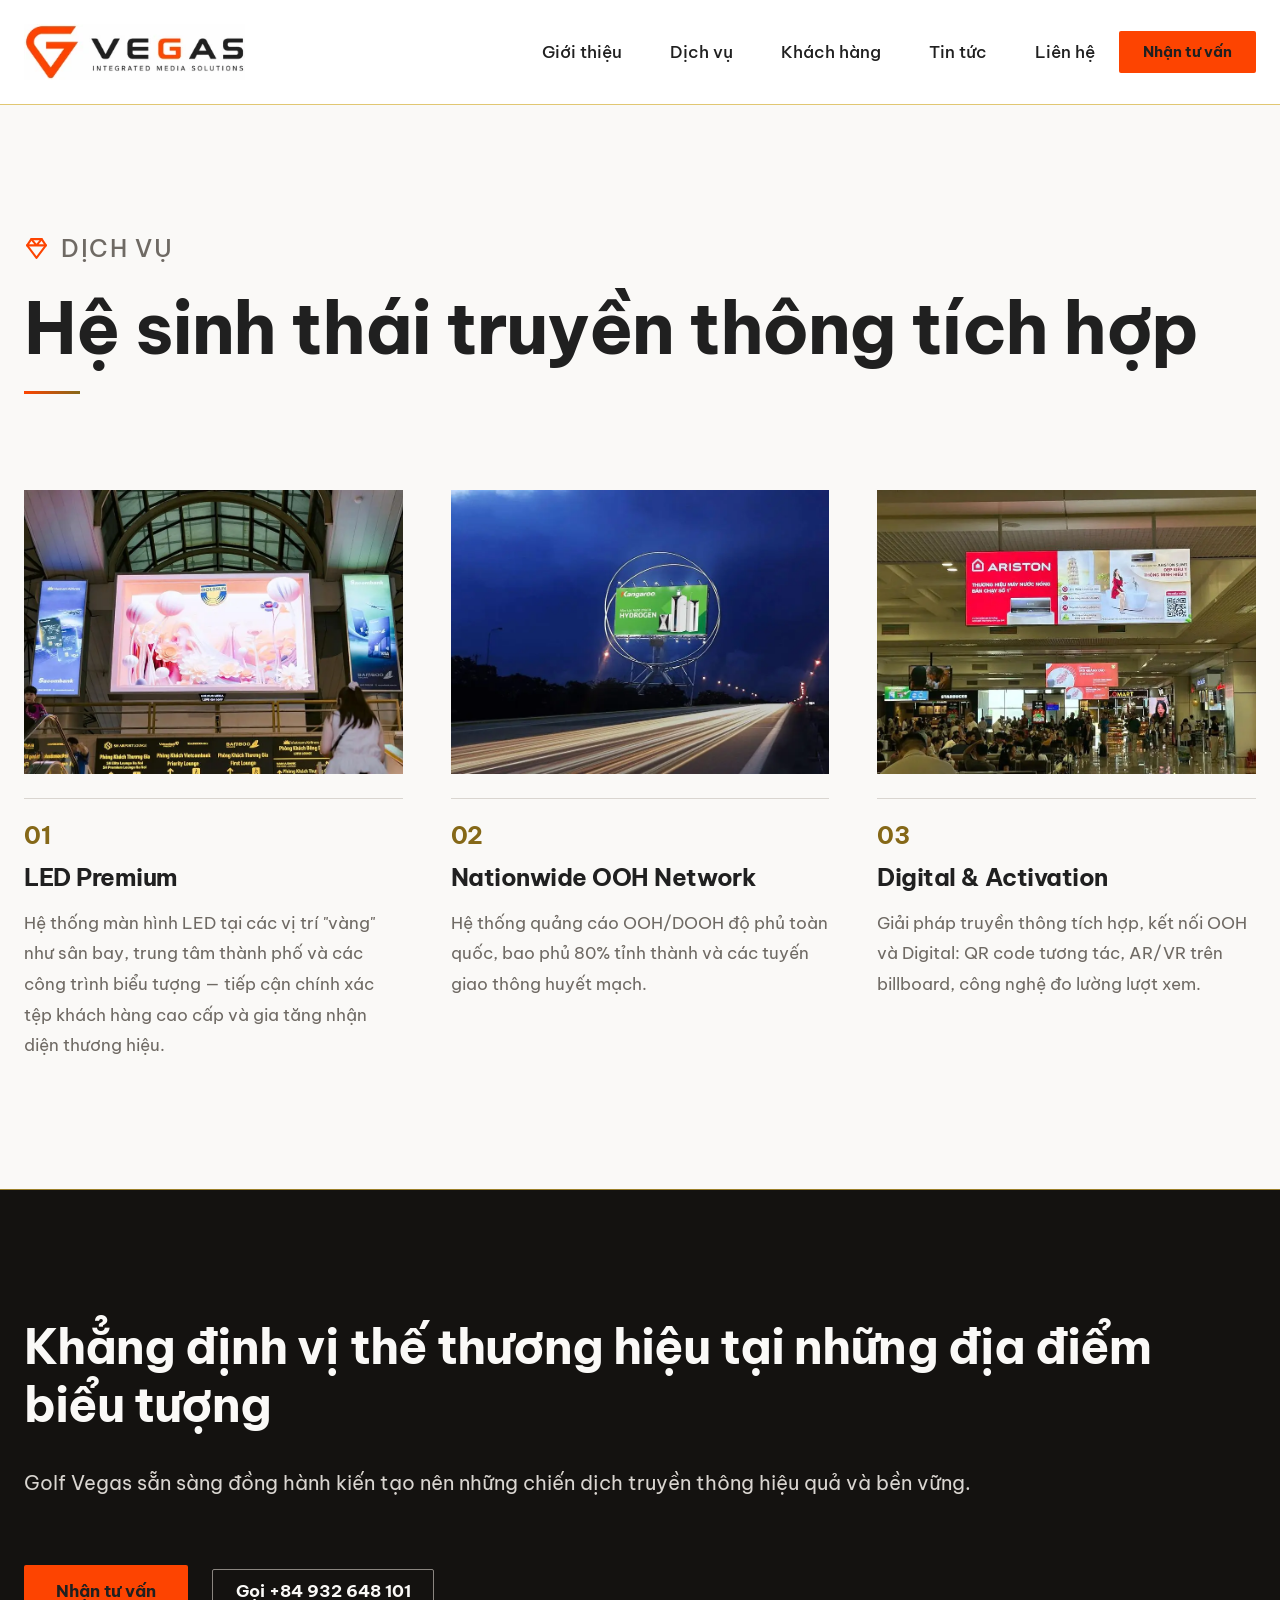
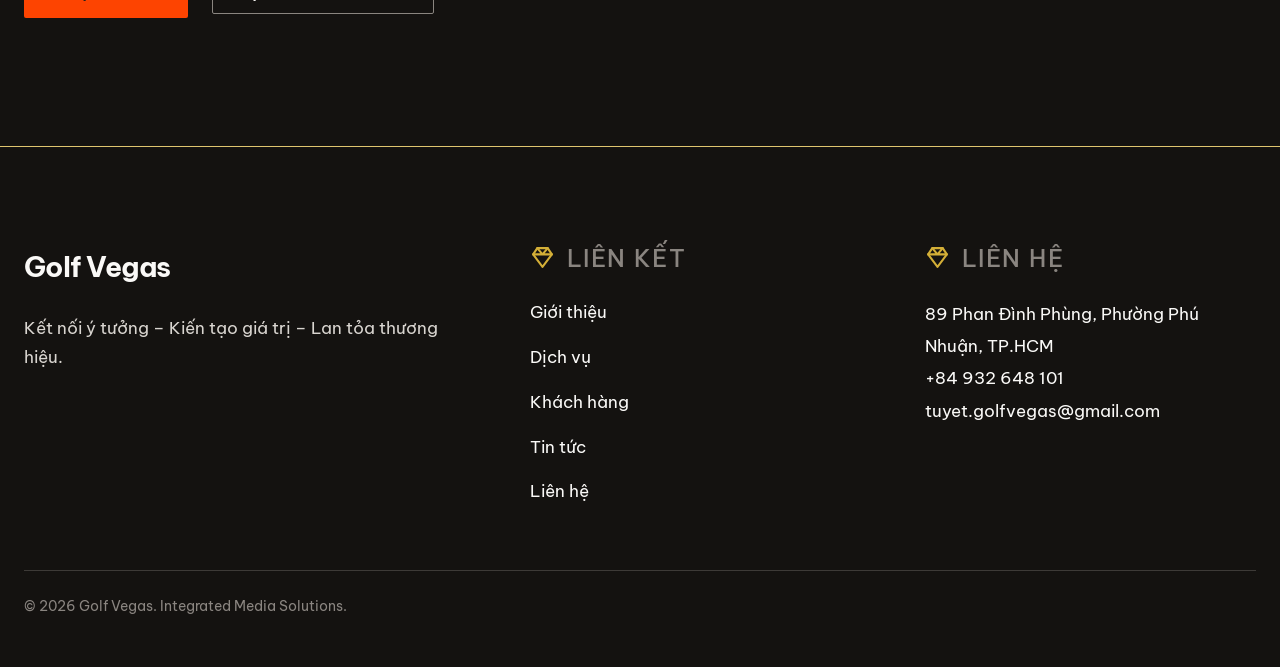
<file: dich-vu/index.html>
<!DOCTYPE html>
<html lang="en-US">
<head>
	<meta charset="UTF-8" />
	<meta name="viewport" content="width=device-width, initial-scale=1" />
<meta name='robots' content='max-image-preview:large' />
<link rel="preload" href="../wp-content/themes/golfvegas/assets/fonts/be-vietnam-pro-400-vietnamese.woff2" as="font" type="font/woff2" crossorigin>
<link rel="preload" href="../wp-content/themes/golfvegas/assets/fonts/be-vietnam-pro-400-latin.woff2" as="font" type="font/woff2" crossorigin>
<link rel="preload" href="../wp-content/themes/golfvegas/assets/fonts/be-vietnam-pro-700-vietnamese.woff2" as="font" type="font/woff2" crossorigin>
<link rel="preload" href="../wp-content/themes/golfvegas/assets/fonts/be-vietnam-pro-700-latin.woff2" as="font" type="font/woff2" crossorigin>
<title>Dịch vụ quảng cáo OOH, DOOH &#038; màn hình LED | Golf Vegas</title>


<meta name="description" content="Dịch vụ quảng cáo OOH của Golf Vegas: màn hình LED tại sân bay và trung tâm thành phố, mạng lưới billboard phủ 80% tỉnh thành, giải pháp DOOH kết nối digital.">
<meta property="og:type" content="website">
<meta property="og:site_name" content="Golf Vegas">
<meta property="og:title" content="Dịch vụ quảng cáo OOH, DOOH &amp; màn hình LED | Golf Vegas">
<meta property="og:url" content="https://ali33.github.io/golfvegas.vn_html/dich-vu/">
<meta property="og:locale" content="en_US">
<meta property="og:image" content="https://ali33.github.io/golfvegas.vn_html/wp-content/themes/golfvegas/assets/images/placeholder/hero-dooh-night.jpg">
<meta property="og:image:alt" content="Dịch vụ quảng cáo OOH, DOOH &amp; màn hình LED | Golf Vegas">
<meta property="og:description" content="Dịch vụ quảng cáo OOH của Golf Vegas: màn hình LED tại sân bay và trung tâm thành phố, mạng lưới billboard phủ 80% tỉnh thành, giải pháp DOOH kết nối digital.">
<meta name="twitter:card" content="summary_large_image">
<meta name="twitter:title" content="Dịch vụ quảng cáo OOH, DOOH &amp; màn hình LED | Golf Vegas">
<meta name="twitter:image" content="https://ali33.github.io/golfvegas.vn_html/wp-content/themes/golfvegas/assets/images/placeholder/hero-dooh-night.jpg">
<meta name="twitter:description" content="Dịch vụ quảng cáo OOH của Golf Vegas: màn hình LED tại sân bay và trung tâm thành phố, mạng lưới billboard phủ 80% tỉnh thành, giải pháp DOOH kết nối digital.">
<script type="application/ld+json">{"@context":"https://schema.org","@graph":[{"@type":"Organization","@id":"https://ali33.github.io/golfvegas.vn_html/#organization","name":"Golf Vegas","url":"https://ali33.github.io/golfvegas.vn_html/","slogan":"Kết nối ý tưởng – Kiến tạo giá trị – Lan tỏa thương hiệu","foundingDate":"2021","address":{"@type":"PostalAddress","streetAddress":"89 Phan Đình Phùng","addressLocality":"Phường Phú Nhuận","addressRegion":"TP.HCM","addressCountry":"VN"},"telephone":"+84932648101","email":"tuyet.golfvegas@gmail.com","logo":"https://ali33.github.io/golfvegas.vn_html/wp-content/uploads/2026/08/logo-horizontal.webp"},{"@type":"BreadcrumbList","itemListElement":[{"@type":"ListItem","position":1,"name":"Trang chủ","item":"https://ali33.github.io/golfvegas.vn_html/"},{"@type":"ListItem","position":2,"name":"Dịch vụ","item":"https://ali33.github.io/golfvegas.vn_html/dich-vu/"}]}]}</script>


<style id="wp-img-auto-sizes-contain-inline-css">
img:is([sizes=auto i],[sizes^="auto," i]){contain-intrinsic-size:3000px 1500px}
/*# sourceURL=wp-img-auto-sizes-contain-inline-css */
</style>
<style id="wp-block-site-logo-inline-css">
.wp-block-site-logo{box-sizing:border-box;line-height:0}.wp-block-site-logo a{display:inline-block;line-height:0}.wp-block-site-logo.is-default-size img{height:auto;width:120px}.wp-block-site-logo img{height:auto;max-width:100%}.wp-block-site-logo a,.wp-block-site-logo img{border-radius:inherit}.wp-block-site-logo.aligncenter{margin-left:auto;margin-right:auto;text-align:center}:root :where(.wp-block-site-logo.is-style-rounded){border-radius:9999px}
/*# sourceURL=../wp-includes/blocks/site-logo/style.min.css */
</style>
<style id="wp-block-group-inline-css">
.wp-block-group{box-sizing:border-box}:where(.wp-block-group.wp-block-group-is-layout-constrained){position:relative}
/*# sourceURL=../wp-includes/blocks/group/style.min.css */
</style>
<style id="wp-block-group-theme-inline-css">
:where(.wp-block-group.has-background){padding:1.25em 2.375em}
/*# sourceURL=../wp-includes/blocks/group/theme.min.css */
</style>
<style id="wp-block-navigation-link-inline-css">
.wp-block-navigation .wp-block-navigation-item__label{overflow-wrap:break-word}.wp-block-navigation .wp-block-navigation-item__description{display:none}.link-ui-tools{outline:1px solid #f0f0f0;padding:8px}.link-ui-block-inserter{padding-top:8px}.link-ui-block-inserter__back{margin-left:8px;text-transform:uppercase}
/*# sourceURL=../wp-includes/blocks/navigation-link/style.min.css */
</style>
<link rel='stylesheet' id='wp-block-navigation-css' href='../wp-includes/blocks/navigation/style.min.css' media='all' />
<style id="wp-block-button-inline-css">
.wp-block-button__link{align-content:center;box-sizing:border-box;cursor:pointer;display:inline-block;height:100%;text-align:center;word-break:break-word}.wp-block-button__link.aligncenter{text-align:center}.wp-block-button__link.alignright{text-align:right}:where(.wp-block-button__link){border-radius:9999px;box-shadow:none;padding:calc(.667em + 2px) calc(1.333em + 2px);text-decoration:none}.wp-block-button[style*=text-decoration] .wp-block-button__link{text-decoration:inherit}.wp-block-buttons>.wp-block-button.has-custom-width{max-width:none}.wp-block-buttons>.wp-block-button.has-custom-width .wp-block-button__link{width:100%}.wp-block-buttons>.wp-block-button.has-custom-font-size .wp-block-button__link{font-size:inherit}.wp-block-buttons>.wp-block-button.wp-block-button__width-25{width:calc(25% - var(--wp--style--block-gap, .5em)*.75)}.wp-block-buttons>.wp-block-button.wp-block-button__width-50{width:calc(50% - var(--wp--style--block-gap, .5em)*.5)}.wp-block-buttons>.wp-block-button.wp-block-button__width-75{width:calc(75% - var(--wp--style--block-gap, .5em)*.25)}.wp-block-buttons>.wp-block-button.wp-block-button__width-100{flex-basis:100%;width:100%}.wp-block-buttons.is-vertical>.wp-block-button.wp-block-button__width-25{width:25%}.wp-block-buttons.is-vertical>.wp-block-button.wp-block-button__width-50{width:50%}.wp-block-buttons.is-vertical>.wp-block-button.wp-block-button__width-75{width:75%}.wp-block-button.is-style-squared,.wp-block-button__link.wp-block-button.is-style-squared{border-radius:0}.wp-block-button.no-border-radius,.wp-block-button__link.no-border-radius{border-radius:0!important}:root :where(.wp-block-button .wp-block-button__link.is-style-outline),:root :where(.wp-block-button.is-style-outline>.wp-block-button__link){border:2px solid;padding:.667em 1.333em}:root :where(.wp-block-button .wp-block-button__link.is-style-outline:not(.has-text-color)),:root :where(.wp-block-button.is-style-outline>.wp-block-button__link:not(.has-text-color)){color:currentColor}:root :where(.wp-block-button .wp-block-button__link.is-style-outline:not(.has-background)),:root :where(.wp-block-button.is-style-outline>.wp-block-button__link:not(.has-background)){background-color:initial;background-image:none}
/*# sourceURL=../wp-includes/blocks/button/style.min.css */
</style>
<style id="wp-block-buttons-inline-css">
.wp-block-buttons{box-sizing:border-box}.wp-block-buttons.is-vertical{flex-direction:column}.wp-block-buttons.is-vertical>.wp-block-button:last-child{margin-bottom:0}.wp-block-buttons>.wp-block-button{display:inline-block;margin:0}.wp-block-buttons.is-content-justification-left{justify-content:flex-start}.wp-block-buttons.is-content-justification-left.is-vertical{align-items:flex-start}.wp-block-buttons.is-content-justification-center{justify-content:center}.wp-block-buttons.is-content-justification-center.is-vertical{align-items:center}.wp-block-buttons.is-content-justification-right{justify-content:flex-end}.wp-block-buttons.is-content-justification-right.is-vertical{align-items:flex-end}.wp-block-buttons.is-content-justification-space-between{justify-content:space-between}.wp-block-buttons.aligncenter{text-align:center}.wp-block-buttons:not(.is-content-justification-space-between,.is-content-justification-right,.is-content-justification-left,.is-content-justification-center) .wp-block-button.aligncenter{margin-left:auto;margin-right:auto;width:100%}.wp-block-buttons[style*=text-decoration] .wp-block-button,.wp-block-buttons[style*=text-decoration] .wp-block-button__link{text-decoration:inherit}.wp-block-buttons.has-custom-font-size .wp-block-button__link{font-size:inherit}.wp-block-buttons .wp-block-button__link{width:100%}.wp-block-button.aligncenter{text-align:center}
/*# sourceURL=../wp-includes/blocks/buttons/style.min.css */
</style>
<style id="wp-block-template-part-theme-inline-css">
:root :where(.wp-block-template-part.has-background){margin-bottom:0;margin-top:0;padding:1.25em 2.375em}
/*# sourceURL=../wp-includes/blocks/template-part/theme.min.css */
</style>
<style id="wp-block-paragraph-inline-css">
.is-small-text{font-size:.875em}.is-regular-text{font-size:1em}.is-large-text{font-size:2.25em}.is-larger-text{font-size:3em}.has-drop-cap:not(:focus):first-letter{float:left;font-size:8.4em;font-style:normal;font-weight:100;line-height:.68;margin:.05em .1em 0 0;text-transform:uppercase}body.rtl .has-drop-cap:not(:focus):first-letter{float:none;margin-left:.1em}p.has-drop-cap.has-background{overflow:hidden}:root :where(p.has-background){padding:1.25em 2.375em}:where(p.has-text-color:not(.has-link-color)) a{color:inherit}p.has-text-align-left[style*="writing-mode:vertical-lr"],p.has-text-align-right[style*="writing-mode:vertical-rl"]{rotate:180deg}
/*# sourceURL=../wp-includes/blocks/paragraph/style.min.css */
</style>
<style id="wp-block-heading-inline-css">
h1:where(.wp-block-heading).has-background,h2:where(.wp-block-heading).has-background,h3:where(.wp-block-heading).has-background,h4:where(.wp-block-heading).has-background,h5:where(.wp-block-heading).has-background,h6:where(.wp-block-heading).has-background{padding:1.25em 2.375em}h1.has-text-align-left[style*=writing-mode]:where([style*=vertical-lr]),h1.has-text-align-right[style*=writing-mode]:where([style*=vertical-rl]),h2.has-text-align-left[style*=writing-mode]:where([style*=vertical-lr]),h2.has-text-align-right[style*=writing-mode]:where([style*=vertical-rl]),h3.has-text-align-left[style*=writing-mode]:where([style*=vertical-lr]),h3.has-text-align-right[style*=writing-mode]:where([style*=vertical-rl]),h4.has-text-align-left[style*=writing-mode]:where([style*=vertical-lr]),h4.has-text-align-right[style*=writing-mode]:where([style*=vertical-rl]),h5.has-text-align-left[style*=writing-mode]:where([style*=vertical-lr]),h5.has-text-align-right[style*=writing-mode]:where([style*=vertical-rl]),h6.has-text-align-left[style*=writing-mode]:where([style*=vertical-lr]),h6.has-text-align-right[style*=writing-mode]:where([style*=vertical-rl]){rotate:180deg}
/*# sourceURL=../wp-includes/blocks/heading/style.min.css */
</style>
<style id="wp-block-image-inline-css">
.wp-block-image>a,.wp-block-image>figure>a{display:inline-block}.wp-block-image img{box-sizing:border-box;height:auto;max-width:100%;vertical-align:bottom}@media not (prefers-reduced-motion){.wp-block-image img.hide{visibility:hidden}.wp-block-image img.show{animation:show-content-image .4s}}.wp-block-image[style*=border-radius] img,.wp-block-image[style*=border-radius]>a{border-radius:inherit}.wp-block-image.has-custom-border img{box-sizing:border-box}.wp-block-image.aligncenter{text-align:center}.wp-block-image.alignfull>a,.wp-block-image.alignwide>a{width:100%}.wp-block-image.alignfull img,.wp-block-image.alignwide img{height:auto;width:100%}.wp-block-image .aligncenter,.wp-block-image .alignleft,.wp-block-image .alignright,.wp-block-image.aligncenter,.wp-block-image.alignleft,.wp-block-image.alignright{display:table}.wp-block-image .aligncenter>figcaption,.wp-block-image .alignleft>figcaption,.wp-block-image .alignright>figcaption,.wp-block-image.aligncenter>figcaption,.wp-block-image.alignleft>figcaption,.wp-block-image.alignright>figcaption{caption-side:bottom;display:table-caption}.wp-block-image .alignleft{float:left;margin:.5em 1em .5em 0}.wp-block-image .alignright{float:right;margin:.5em 0 .5em 1em}.wp-block-image .aligncenter{margin-left:auto;margin-right:auto}.wp-block-image :where(figcaption){margin-bottom:1em;margin-top:.5em}.wp-block-image.is-style-circle-mask img{border-radius:9999px}@supports ((-webkit-mask-image:none) or (mask-image:none)) or (-webkit-mask-image:none){.wp-block-image.is-style-circle-mask img{border-radius:0;-webkit-mask-image:url('data:image/svg+xml;utf8,<svg viewBox="0 0 100 100" xmlns="http://www.w3.org/2000/svg"><circle cx="50" cy="50" r="50"/></svg>');mask-image:url('data:image/svg+xml;utf8,<svg viewBox="0 0 100 100" xmlns="http://www.w3.org/2000/svg"><circle cx="50" cy="50" r="50"/></svg>');mask-mode:alpha;-webkit-mask-position:center;mask-position:center;-webkit-mask-repeat:no-repeat;mask-repeat:no-repeat;-webkit-mask-size:contain;mask-size:contain}}:root :where(.wp-block-image.is-style-rounded img,.wp-block-image .is-style-rounded img){border-radius:9999px}.wp-block-image figure{margin:0}.wp-lightbox-container{display:flex;flex-direction:column;position:relative}.wp-lightbox-container img{cursor:zoom-in}.wp-lightbox-container img:hover+button{opacity:1}.wp-lightbox-container button{align-items:center;backdrop-filter:blur(16px) saturate(180%);background-color:#5a5a5a40;border:none;border-radius:4px;cursor:zoom-in;display:flex;height:20px;justify-content:center;opacity:0;padding:0;position:absolute;right:16px;text-align:center;top:16px;width:20px;z-index:100}@media not (prefers-reduced-motion){.wp-lightbox-container button{transition:opacity .2s ease}}.wp-lightbox-container button:focus-visible{outline:3px auto #5a5a5a40;outline:3px auto -webkit-focus-ring-color;outline-offset:3px}.wp-lightbox-container button:hover{cursor:pointer;opacity:1}.wp-lightbox-container button:focus{opacity:1}.wp-lightbox-container button:focus,.wp-lightbox-container button:hover,.wp-lightbox-container button:not(:hover):not(:active):not(.has-background){background-color:#5a5a5a40;border:none}.wp-lightbox-overlay{box-sizing:border-box;cursor:zoom-out;height:100vh;left:0;overflow:hidden;position:fixed;top:0;visibility:hidden;width:100%;z-index:100000}.wp-lightbox-overlay .wp-lightbox-close-button{align-items:center;cursor:pointer;display:flex;font-family:inherit;gap:8px;justify-content:center;line-height:1;min-height:40px;min-width:40px;padding:0 4px;position:absolute;right:calc(env(safe-area-inset-right) + 16px);top:calc(env(safe-area-inset-top) + 16px);z-index:5000000}.wp-lightbox-overlay .wp-lightbox-close-button:focus,.wp-lightbox-overlay .wp-lightbox-close-button:hover,.wp-lightbox-overlay .wp-lightbox-close-button:not(:hover):not(:active):not(.has-background){background:none;border:none}.wp-lightbox-overlay .wp-lightbox-close-button:has(.wp-lightbox-close-text:not([hidden])) .wp-lightbox-close-icon svg{height:1em;width:1em}.wp-lightbox-overlay .wp-lightbox-close-icon svg{display:block}.wp-lightbox-overlay .wp-lightbox-navigation-button-next,.wp-lightbox-overlay .wp-lightbox-navigation-button-prev{align-items:center;bottom:16px;cursor:pointer;display:flex;font-family:inherit;gap:4px;justify-content:center;line-height:1;min-height:40px;min-width:40px;padding:0 8px;position:absolute;z-index:2000002}.wp-lightbox-overlay .wp-lightbox-navigation-button-next[hidden],.wp-lightbox-overlay .wp-lightbox-navigation-button-prev[hidden]{display:none}@media (min-width:960px){.wp-lightbox-overlay .wp-lightbox-navigation-button-next,.wp-lightbox-overlay .wp-lightbox-navigation-button-prev{bottom:50%;transform:translateY(-50%)}}.wp-lightbox-overlay .wp-lightbox-navigation-button-next:focus,.wp-lightbox-overlay .wp-lightbox-navigation-button-next:hover,.wp-lightbox-overlay .wp-lightbox-navigation-button-next:not(:hover):not(:active):not(.has-background),.wp-lightbox-overlay .wp-lightbox-navigation-button-prev:focus,.wp-lightbox-overlay .wp-lightbox-navigation-button-prev:hover,.wp-lightbox-overlay .wp-lightbox-navigation-button-prev:not(:hover):not(:active):not(.has-background){background:none;border:none;padding:0 8px}.wp-lightbox-overlay .wp-lightbox-navigation-button-next:has(.wp-lightbox-navigation-text:not([hidden])) .wp-lightbox-navigation-icon svg,.wp-lightbox-overlay .wp-lightbox-navigation-button-prev:has(.wp-lightbox-navigation-text:not([hidden])) .wp-lightbox-navigation-icon svg{display:block;height:1.5em;width:1.5em}.wp-lightbox-overlay .wp-lightbox-navigation-button-prev{left:calc(env(safe-area-inset-left) + 16px)}.wp-lightbox-overlay .wp-lightbox-navigation-button-next{right:calc(env(safe-area-inset-right) + 16px)}.wp-lightbox-overlay .wp-lightbox-navigation-icon svg{vertical-align:middle}.wp-lightbox-overlay .lightbox-image-container{height:var(--wp--lightbox-container-height);left:50%;overflow:hidden;position:absolute;top:50%;transform:translate(-50%,-50%);transform-origin:top left;width:var(--wp--lightbox-container-width);z-index:2000001}.wp-lightbox-overlay .wp-block-image{align-items:center;box-sizing:border-box;display:flex;height:100%;justify-content:center;margin:0;position:relative;transform-origin:0 0;width:100%;z-index:3000000}.wp-lightbox-overlay .wp-block-image img{height:var(--wp--lightbox-image-height);min-height:var(--wp--lightbox-image-height);min-width:var(--wp--lightbox-image-width);width:var(--wp--lightbox-image-width)}.wp-lightbox-overlay .wp-block-image figcaption{display:none}.wp-lightbox-overlay button{background:none;border:none}.wp-lightbox-overlay .scrim{background-color:#fff;height:100%;opacity:.9;position:absolute;width:100%;z-index:2000000}.wp-lightbox-overlay.active{visibility:visible}@media not (prefers-reduced-motion){.wp-lightbox-overlay.active{animation:turn-on-visibility .25s both}.wp-lightbox-overlay.active img{animation:turn-on-visibility .35s both}.wp-lightbox-overlay.show-closing-animation:not(.active){animation:turn-off-visibility .35s both}.wp-lightbox-overlay.show-closing-animation:not(.active) img{animation:turn-off-visibility .25s both}.wp-lightbox-overlay.zoom.active{animation:none;opacity:1;visibility:visible}.wp-lightbox-overlay.zoom.active .lightbox-image-container{animation:lightbox-zoom-in .4s}.wp-lightbox-overlay.zoom.active .lightbox-image-container img{animation:none}.wp-lightbox-overlay.zoom.active .scrim{animation:turn-on-visibility .4s forwards}.wp-lightbox-overlay.zoom.show-closing-animation:not(.active){animation:none}.wp-lightbox-overlay.zoom.show-closing-animation:not(.active) .lightbox-image-container{animation:lightbox-zoom-out .4s}.wp-lightbox-overlay.zoom.show-closing-animation:not(.active) .lightbox-image-container img{animation:none}.wp-lightbox-overlay.zoom.show-closing-animation:not(.active) .scrim{animation:turn-off-visibility .4s forwards}}@keyframes show-content-image{0%{visibility:hidden}99%{visibility:hidden}to{visibility:visible}}@keyframes turn-on-visibility{0%{opacity:0}to{opacity:1}}@keyframes turn-off-visibility{0%{opacity:1;visibility:visible}99%{opacity:0;visibility:visible}to{opacity:0;visibility:hidden}}@keyframes lightbox-zoom-in{0%{transform:translate(calc((-100vw + var(--wp--lightbox-scrollbar-width))/2 + var(--wp--lightbox-initial-left-position)),calc(-50vh + var(--wp--lightbox-initial-top-position))) scale(var(--wp--lightbox-scale))}to{transform:translate(-50%,-50%) scale(1)}}@keyframes lightbox-zoom-out{0%{transform:translate(-50%,-50%) scale(1);visibility:visible}99%{visibility:visible}to{transform:translate(calc((-100vw + var(--wp--lightbox-scrollbar-width))/2 + var(--wp--lightbox-initial-left-position)),calc(-50vh + var(--wp--lightbox-initial-top-position))) scale(var(--wp--lightbox-scale));visibility:hidden}}
/*# sourceURL=../wp-includes/blocks/image/style.min.css */
</style>
<style id="wp-block-image-theme-inline-css">
:root :where(.wp-block-image figcaption){color:#555;font-size:13px;text-align:center}.is-dark-theme :root :where(.wp-block-image figcaption){color:#ffffffa6}.wp-block-image{margin:0 0 1em}
/*# sourceURL=../wp-includes/blocks/image/theme.min.css */
</style>
<style id="wp-block-post-content-inline-css">
.wp-block-post-content{display:flow-root}
/*# sourceURL=../wp-includes/blocks/post-content/style.min.css */
</style>
<style id="wp-block-site-title-inline-css">
.wp-block-site-title{box-sizing:border-box}.wp-block-site-title :where(a){color:inherit;font-family:inherit;font-size:inherit;font-style:inherit;font-weight:inherit;letter-spacing:inherit;line-height:inherit;text-decoration:inherit}
/*# sourceURL=../wp-includes/blocks/site-title/style.min.css */
</style>
<style id="wp-block-columns-inline-css">
.wp-block-columns{box-sizing:border-box;display:flex;flex-wrap:wrap!important}@media (min-width:782px){.wp-block-columns{flex-wrap:nowrap!important}}.wp-block-columns{align-items:normal!important}.wp-block-columns.are-vertically-aligned-top{align-items:flex-start}.wp-block-columns.are-vertically-aligned-center{align-items:center}.wp-block-columns.are-vertically-aligned-bottom{align-items:flex-end}@media (max-width:781px){.wp-block-columns:not(.is-not-stacked-on-mobile)>.wp-block-column{flex-basis:100%!important}}@media (min-width:782px){.wp-block-columns:not(.is-not-stacked-on-mobile)>.wp-block-column{flex-basis:0;flex-grow:1}.wp-block-columns:not(.is-not-stacked-on-mobile)>.wp-block-column[style*=flex-basis]{flex-grow:0}}.wp-block-columns.is-not-stacked-on-mobile{flex-wrap:nowrap!important}.wp-block-columns.is-not-stacked-on-mobile>.wp-block-column{flex-basis:0;flex-grow:1}.wp-block-columns.is-not-stacked-on-mobile>.wp-block-column[style*=flex-basis]{flex-grow:0}:where(.wp-block-columns){margin-bottom:1.75em}:where(.wp-block-columns.has-background){padding:1.25em 2.375em}.wp-block-column{flex-grow:1;min-width:0;overflow-wrap:break-word;word-break:break-word}.wp-block-column.is-vertically-aligned-top{align-self:flex-start}.wp-block-column.is-vertically-aligned-center{align-self:center}.wp-block-column.is-vertically-aligned-bottom{align-self:flex-end}.wp-block-column.is-vertically-aligned-stretch{align-self:stretch}.wp-block-column.is-vertically-aligned-bottom,.wp-block-column.is-vertically-aligned-center,.wp-block-column.is-vertically-aligned-top{width:100%}
/*# sourceURL=../wp-includes/blocks/columns/style.min.css */
</style>
<style id="wp-block-separator-inline-css">
@charset "UTF-8";.wp-block-separator{border:none;border-top:2px solid}:root :where(.wp-block-separator.is-style-dots){height:auto;line-height:1;text-align:center}:root :where(.wp-block-separator.is-style-dots):before{color:currentColor;content:"···";font-family:serif;font-size:1.5em;letter-spacing:2em;padding-left:2em}.wp-block-separator.is-style-dots{background:none!important;border:none!important}
/*# sourceURL=../wp-includes/blocks/separator/style.min.css */
</style>
<style id="wp-block-separator-theme-inline-css">
.wp-block-separator.has-css-opacity{opacity:.4}.wp-block-separator{border:none;border-bottom:2px solid;margin-left:auto;margin-right:auto}.wp-block-separator.has-alpha-channel-opacity{opacity:1}.wp-block-separator:not(.is-style-wide):not(.is-style-dots){width:100px}.wp-block-separator.has-background:not(.is-style-dots){border-bottom:none;height:1px}.wp-block-separator.has-background:not(.is-style-wide):not(.is-style-dots){height:2px}
/*# sourceURL=../wp-includes/blocks/separator/theme.min.css */
</style>
<style id="wp-block-library-inline-css">
:root{--wp-block-synced-color:#7a00df;--wp-block-synced-color--rgb:122,0,223;--wp-bound-block-color:var(--wp-block-synced-color);--wp-editor-canvas-background:#ddd;--wp-admin-theme-color:#007cba;--wp-admin-theme-color--rgb:0,124,186;--wp-admin-theme-color-darker-10:#006ba1;--wp-admin-theme-color-darker-10--rgb:0,107,160.5;--wp-admin-theme-color-darker-20:#005a87;--wp-admin-theme-color-darker-20--rgb:0,90,135;--wp-admin-border-width-focus:2px}@media (min-resolution:192dpi){:root{--wp-admin-border-width-focus:1.5px}}.wp-element-button{cursor:pointer}:root .has-very-light-gray-background-color{background-color:#eee}:root .has-very-dark-gray-background-color{background-color:#313131}:root .has-very-light-gray-color{color:#eee}:root .has-very-dark-gray-color{color:#313131}:root .has-vivid-green-cyan-to-vivid-cyan-blue-gradient-background{background:linear-gradient(135deg,#00d084,#0693e3)}:root .has-purple-crush-gradient-background{background:linear-gradient(135deg,#34e2e4,#4721fb 50%,#ab1dfe)}:root .has-hazy-dawn-gradient-background{background:linear-gradient(135deg,#faaca8,#dad0ec)}:root .has-subdued-olive-gradient-background{background:linear-gradient(135deg,#fafae1,#67a671)}:root .has-atomic-cream-gradient-background{background:linear-gradient(135deg,#fdd79a,#004a59)}:root .has-nightshade-gradient-background{background:linear-gradient(135deg,#330968,#31cdcf)}:root .has-midnight-gradient-background{background:linear-gradient(135deg,#020381,#2874fc)}:root{--wp--preset--font-size--normal:16px;--wp--preset--font-size--huge:42px}.has-regular-font-size{font-size:1em}.has-larger-font-size{font-size:2.625em}.has-normal-font-size{font-size:var(--wp--preset--font-size--normal)}.has-huge-font-size{font-size:var(--wp--preset--font-size--huge)}:root .has-text-align-center{text-align:center}:root .has-text-align-left{text-align:left}:root .has-text-align-right{text-align:right}.has-fit-text{white-space:nowrap!important}#end-resizable-editor-section{display:none}.aligncenter{clear:both}.items-justified-left{justify-content:flex-start}.items-justified-center{justify-content:center}.items-justified-right{justify-content:flex-end}.items-justified-space-between{justify-content:space-between}.screen-reader-text{word-wrap:normal!important;border:0;clip-path:inset(50%);height:1px;margin:-1px;overflow:hidden;padding:0;position:absolute;width:1px}.screen-reader-text:focus{background-color:#ddd;clip-path:none;color:#444;display:block;font-size:1em;height:auto;left:5px;line-height:normal;padding:15px 23px 14px;text-decoration:none;top:5px;width:auto;z-index:100000}html :where(.has-border-color){border-style:solid}html :where([style*=border-color]){border-style:solid}html :where([style*=border-top-color]){border-top-style:solid}html :where([style*=border-right-color]){border-right-style:solid}html :where([style*=border-bottom-color]){border-bottom-style:solid}html :where([style*=border-left-color]){border-left-style:solid}html :where([style*=border-width]){border-style:solid}html :where([style*=border-top-width]){border-top-style:solid}html :where([style*=border-right-width]){border-right-style:solid}html :where([style*=border-bottom-width]){border-bottom-style:solid}html :where([style*=border-left-width]){border-left-style:solid}html :where(img[class*=wp-image-]){height:auto;max-width:100%}:where(figure){margin:0 0 1em}html :where(.is-position-sticky){--wp-admin--admin-bar--position-offset:var(--wp-admin--admin-bar--height,0px)}@media screen and (max-width:600px){html :where(.is-position-sticky){--wp-admin--admin-bar--position-offset:0px}}
/*# sourceURL=/wp-includes/css/dist/block-library/common.min.css */
</style>
<style id="global-styles-inline-css">
:root{--wp--preset--aspect-ratio--square: 1;--wp--preset--aspect-ratio--4-3: 4/3;--wp--preset--aspect-ratio--3-4: 3/4;--wp--preset--aspect-ratio--3-2: 3/2;--wp--preset--aspect-ratio--2-3: 2/3;--wp--preset--aspect-ratio--16-9: 16/9;--wp--preset--aspect-ratio--9-16: 9/16;--wp--preset--color--black: #000000;--wp--preset--color--cyan-bluish-gray: #abb8c3;--wp--preset--color--white: #FFFFFF;--wp--preset--color--pale-pink: #f78da7;--wp--preset--color--vivid-red: #cf2e2e;--wp--preset--color--luminous-vivid-orange: #ff6900;--wp--preset--color--luminous-vivid-amber: #fcb900;--wp--preset--color--light-green-cyan: #7bdcb5;--wp--preset--color--vivid-green-cyan: #00d084;--wp--preset--color--pale-cyan-blue: #8ed1fc;--wp--preset--color--vivid-cyan-blue: #0693e3;--wp--preset--color--vivid-purple: #9b51e0;--wp--preset--color--brand: #FD4401;--wp--preset--color--ink: #202020;--wp--preset--color--charcoal: #141210;--wp--preset--color--base: #FAF9F7;--wp--preset--color--surface: #F2F0ED;--wp--preset--color--line: #D9D5D0;--wp--preset--color--muted: #6F6A64;--wp--preset--color--muted-inverse: #8A8580;--wp--preset--color--gold: #D4AF37;--wp--preset--color--gold-deep: #856818;--wp--preset--gradient--vivid-cyan-blue-to-vivid-purple: linear-gradient(135deg,rgb(6,147,227) 0%,rgb(155,81,224) 100%);--wp--preset--gradient--light-green-cyan-to-vivid-green-cyan: linear-gradient(135deg,rgb(122,220,180) 0%,rgb(0,208,130) 100%);--wp--preset--gradient--luminous-vivid-amber-to-luminous-vivid-orange: linear-gradient(135deg,rgb(252,185,0) 0%,rgb(255,105,0) 100%);--wp--preset--gradient--luminous-vivid-orange-to-vivid-red: linear-gradient(135deg,rgb(255,105,0) 0%,rgb(207,46,46) 100%);--wp--preset--gradient--very-light-gray-to-cyan-bluish-gray: linear-gradient(135deg,rgb(238,238,238) 0%,rgb(169,184,195) 100%);--wp--preset--gradient--cool-to-warm-spectrum: linear-gradient(135deg,rgb(74,234,220) 0%,rgb(151,120,209) 20%,rgb(207,42,186) 40%,rgb(238,44,130) 60%,rgb(251,105,98) 80%,rgb(254,248,76) 100%);--wp--preset--gradient--blush-light-purple: linear-gradient(135deg,rgb(255,206,236) 0%,rgb(152,150,240) 100%);--wp--preset--gradient--blush-bordeaux: linear-gradient(135deg,rgb(254,205,165) 0%,rgb(254,45,45) 50%,rgb(107,0,62) 100%);--wp--preset--gradient--luminous-dusk: linear-gradient(135deg,rgb(255,203,112) 0%,rgb(199,81,192) 50%,rgb(65,88,208) 100%);--wp--preset--gradient--pale-ocean: linear-gradient(135deg,rgb(255,245,203) 0%,rgb(182,227,212) 50%,rgb(51,167,181) 100%);--wp--preset--gradient--electric-grass: linear-gradient(135deg,rgb(202,248,128) 0%,rgb(113,206,126) 100%);--wp--preset--gradient--midnight: linear-gradient(135deg,rgb(2,3,129) 0%,rgb(40,116,252) 100%);--wp--preset--font-size--small: 13px;--wp--preset--font-size--medium: clamp(14px, 0.875rem + ((1vw - 3.2px) * 0.625), 20px);--wp--preset--font-size--large: clamp(22.041px, 1.378rem + ((1vw - 3.2px) * 1.454), 36px);--wp--preset--font-size--x-large: clamp(25.014px, 1.563rem + ((1vw - 3.2px) * 1.769), 42px);--wp--preset--font-size--eyebrow: clamp(0.984rem, 0.984rem + ((1vw - 0.2rem) * 0.86), 1.5rem);--wp--preset--font-size--caption: 0.875rem;--wp--preset--font-size--body: clamp(0.875rem, 0.875rem + ((1vw - 0.2rem) * 0.313), 1.063rem);--wp--preset--font-size--lead: clamp(1.125rem, 1.125rem + ((1vw - 0.2rem) * 0.208), 1.25rem);--wp--preset--font-size--xl: clamp(0.984rem, 0.984rem + ((1vw - 0.2rem) * 0.86), 1.5rem);--wp--preset--font-size--xxl: clamp(2rem, 2rem + ((1vw - 0.2rem) * 1.667), 3rem);--wp--preset--font-size--display: clamp(2rem, 2rem + ((1vw - 0.2rem) * 4.167), 4.5rem);--wp--preset--font-family--primary: "Be Vietnam Pro", -apple-system, BlinkMacSystemFont, "Segoe UI", Roboto, sans-serif;--wp--preset--spacing--20: 8px;--wp--preset--spacing--30: 16px;--wp--preset--spacing--40: 24px;--wp--preset--spacing--50: 32px;--wp--preset--spacing--60: 48px;--wp--preset--spacing--70: 64px;--wp--preset--spacing--80: 96px;--wp--preset--spacing--10: 4px;--wp--preset--spacing--90: 128px;--wp--preset--shadow--natural: 6px 6px 9px rgba(0, 0, 0, 0.2);--wp--preset--shadow--deep: 12px 12px 50px rgba(0, 0, 0, 0.4);--wp--preset--shadow--sharp: 6px 6px 0px rgba(0, 0, 0, 0.2);--wp--preset--shadow--outlined: 6px 6px 0px -3px rgb(255, 255, 255), 6px 6px rgb(0, 0, 0);--wp--preset--shadow--crisp: 6px 6px 0px rgb(0, 0, 0);--wp--preset--shadow--subtle: 0 1px 2px rgba(20, 18, 16, 0.04), 0 8px 24px rgba(20, 18, 16, 0.06);--wp--custom--transition--base: 200ms cubic-bezier(0.22, 1, 0.36, 1);--wp--custom--transition--slow: 300ms cubic-bezier(0.22, 1, 0.36, 1);--wp--custom--overlay--image: rgba(20, 18, 16, 0.55);--wp--custom--measure: 68ch;}:root { --wp--style--global--content-size: 40rem;--wp--style--global--wide-size: 80rem; }:where(body) { margin: 0; }.wp-site-blocks { padding-top: var(--wp--style--root--padding-top); padding-bottom: var(--wp--style--root--padding-bottom); }.has-global-padding { padding-right: var(--wp--style--root--padding-right); padding-left: var(--wp--style--root--padding-left); }.has-global-padding > .alignfull { margin-right: calc(var(--wp--style--root--padding-right) * -1); margin-left: calc(var(--wp--style--root--padding-left) * -1); }.has-global-padding :where(:not(.alignfull.is-layout-flow) > .has-global-padding:not(.wp-block-block, .alignfull)) { padding-right: 0; padding-left: 0; }.has-global-padding :where(:not(.alignfull.is-layout-flow) > .has-global-padding:not(.wp-block-block, .alignfull)) > .alignfull { margin-left: 0; margin-right: 0; }.wp-site-blocks > .alignleft { float: left; margin-right: 2em; }.wp-site-blocks > .alignright { float: right; margin-left: 2em; }.wp-site-blocks > .aligncenter { justify-content: center; margin-left: auto; margin-right: auto; }:where(.wp-site-blocks) > * { margin-block-start: var(--wp--preset--spacing--40); margin-block-end: 0; }:where(.wp-site-blocks) > :first-child { margin-block-start: 0; }:where(.wp-site-blocks) > :last-child { margin-block-end: 0; }:root { --wp--style--block-gap: var(--wp--preset--spacing--40); }:root :where(.is-layout-flow) > :first-child{margin-block-start: 0;}:root :where(.is-layout-flow) > :last-child{margin-block-end: 0;}:root :where(.is-layout-flow) > *{margin-block-start: var(--wp--preset--spacing--40);margin-block-end: 0;}:root :where(.is-layout-constrained) > :first-child{margin-block-start: 0;}:root :where(.is-layout-constrained) > :last-child{margin-block-end: 0;}:root :where(.is-layout-constrained) > *{margin-block-start: var(--wp--preset--spacing--40);margin-block-end: 0;}:root :where(.is-layout-flex){gap: var(--wp--preset--spacing--40);}:root :where(.is-layout-grid){gap: var(--wp--preset--spacing--40);}.is-layout-flow > .alignleft{float: left;margin-inline-start: 0;margin-inline-end: 2em;}.is-layout-flow > .alignright{float: right;margin-inline-start: 2em;margin-inline-end: 0;}.is-layout-flow > .aligncenter{margin-left: auto !important;margin-right: auto !important;}.is-layout-constrained > .alignleft{float: left;margin-inline-start: 0;margin-inline-end: 2em;}.is-layout-constrained > .alignright{float: right;margin-inline-start: 2em;margin-inline-end: 0;}.is-layout-constrained > .aligncenter{margin-left: auto !important;margin-right: auto !important;}.is-layout-constrained > :where(:not(.alignleft):not(.alignright):not(.alignfull)){max-width: var(--wp--style--global--content-size);margin-left: auto !important;margin-right: auto !important;}.is-layout-constrained > .alignwide{max-width: var(--wp--style--global--wide-size);}body .is-layout-flex{display: flex;}.is-layout-flex{flex-wrap: wrap;align-items: center;}.is-layout-flex > :is(*, div){margin: 0;}body .is-layout-grid{display: grid;}.is-layout-grid > :is(*, div){margin: 0;}body{background-color: var(--wp--preset--color--base);color: var(--wp--preset--color--ink);font-family: var(--wp--preset--font-family--primary);font-size: var(--wp--preset--font-size--body);font-weight: 400;line-height: 1.7;--wp--style--root--padding-top: 0;--wp--style--root--padding-right: var(--wp--preset--spacing--40);--wp--style--root--padding-bottom: 0;--wp--style--root--padding-left: var(--wp--preset--spacing--40);}a:where(:not(.wp-element-button)){color: var(--wp--preset--color--ink);text-decoration: underline;}:root :where(a:where(:not(.wp-element-button)):hover){color: var(--wp--preset--color--brand);}h1, h2, h3, h4, h5, h6{color: var(--wp--preset--color--ink);font-family: var(--wp--preset--font-family--primary);font-weight: 700;letter-spacing: -0.02em;line-height: 1.2;}h1{font-size: var(--wp--preset--font-size--display);line-height: 1.1;}h2{font-size: var(--wp--preset--font-size--xxl);}h3{font-size: var(--wp--preset--font-size--xl);font-weight: 600;letter-spacing: -0.01em;line-height: 1.3;}h4{font-size: var(--wp--preset--font-size--lead);font-weight: 600;letter-spacing: 0;line-height: 1.4;}:root :where(.wp-element-button, .wp-block-button__link){background-color: var(--wp--preset--color--brand);border-radius: 2px;border-width: 0;color: var(--wp--preset--color--ink);font-family: inherit;font-size: var(--wp--preset--font-size--body);font-style: inherit;font-weight: 600;letter-spacing: inherit;line-height: 1.2;padding-top: 16px;padding-right: 32px;padding-bottom: 16px;padding-left: 32px;text-decoration: none;text-transform: inherit;}:root :where(.wp-element-button:hover, .wp-block-button__link:hover){background-color: var(--wp--preset--color--ink);color: var(--wp--preset--color--white);}:root :where(.wp-element-button:focus, .wp-block-button__link:focus){background-color: var(--wp--preset--color--ink);color: var(--wp--preset--color--white);}:root :where(.wp-element-caption, .wp-block-audio figcaption, .wp-block-embed figcaption, .wp-block-gallery figcaption, .wp-block-image figcaption, .wp-block-table figcaption, .wp-block-video figcaption){color: var(--wp--preset--color--muted);font-size: var(--wp--preset--font-size--caption);}.has-black-color{color: var(--wp--preset--color--black) !important;}.has-cyan-bluish-gray-color{color: var(--wp--preset--color--cyan-bluish-gray) !important;}.has-white-color{color: var(--wp--preset--color--white) !important;}.has-pale-pink-color{color: var(--wp--preset--color--pale-pink) !important;}.has-vivid-red-color{color: var(--wp--preset--color--vivid-red) !important;}.has-luminous-vivid-orange-color{color: var(--wp--preset--color--luminous-vivid-orange) !important;}.has-luminous-vivid-amber-color{color: var(--wp--preset--color--luminous-vivid-amber) !important;}.has-light-green-cyan-color{color: var(--wp--preset--color--light-green-cyan) !important;}.has-vivid-green-cyan-color{color: var(--wp--preset--color--vivid-green-cyan) !important;}.has-pale-cyan-blue-color{color: var(--wp--preset--color--pale-cyan-blue) !important;}.has-vivid-cyan-blue-color{color: var(--wp--preset--color--vivid-cyan-blue) !important;}.has-vivid-purple-color{color: var(--wp--preset--color--vivid-purple) !important;}.has-brand-color{color: var(--wp--preset--color--brand) !important;}.has-ink-color{color: var(--wp--preset--color--ink) !important;}.has-charcoal-color{color: var(--wp--preset--color--charcoal) !important;}.has-base-color{color: var(--wp--preset--color--base) !important;}.has-surface-color{color: var(--wp--preset--color--surface) !important;}.has-line-color{color: var(--wp--preset--color--line) !important;}.has-muted-color{color: var(--wp--preset--color--muted) !important;}.has-muted-inverse-color{color: var(--wp--preset--color--muted-inverse) !important;}.has-gold-color{color: var(--wp--preset--color--gold) !important;}.has-gold-deep-color{color: var(--wp--preset--color--gold-deep) !important;}.has-black-background-color{background-color: var(--wp--preset--color--black) !important;}.has-cyan-bluish-gray-background-color{background-color: var(--wp--preset--color--cyan-bluish-gray) !important;}.has-white-background-color{background-color: var(--wp--preset--color--white) !important;}.has-pale-pink-background-color{background-color: var(--wp--preset--color--pale-pink) !important;}.has-vivid-red-background-color{background-color: var(--wp--preset--color--vivid-red) !important;}.has-luminous-vivid-orange-background-color{background-color: var(--wp--preset--color--luminous-vivid-orange) !important;}.has-luminous-vivid-amber-background-color{background-color: var(--wp--preset--color--luminous-vivid-amber) !important;}.has-light-green-cyan-background-color{background-color: var(--wp--preset--color--light-green-cyan) !important;}.has-vivid-green-cyan-background-color{background-color: var(--wp--preset--color--vivid-green-cyan) !important;}.has-pale-cyan-blue-background-color{background-color: var(--wp--preset--color--pale-cyan-blue) !important;}.has-vivid-cyan-blue-background-color{background-color: var(--wp--preset--color--vivid-cyan-blue) !important;}.has-vivid-purple-background-color{background-color: var(--wp--preset--color--vivid-purple) !important;}.has-brand-background-color{background-color: var(--wp--preset--color--brand) !important;}.has-ink-background-color{background-color: var(--wp--preset--color--ink) !important;}.has-charcoal-background-color{background-color: var(--wp--preset--color--charcoal) !important;}.has-base-background-color{background-color: var(--wp--preset--color--base) !important;}.has-surface-background-color{background-color: var(--wp--preset--color--surface) !important;}.has-line-background-color{background-color: var(--wp--preset--color--line) !important;}.has-muted-background-color{background-color: var(--wp--preset--color--muted) !important;}.has-muted-inverse-background-color{background-color: var(--wp--preset--color--muted-inverse) !important;}.has-gold-background-color{background-color: var(--wp--preset--color--gold) !important;}.has-gold-deep-background-color{background-color: var(--wp--preset--color--gold-deep) !important;}.has-black-border-color{border-color: var(--wp--preset--color--black) !important;}.has-cyan-bluish-gray-border-color{border-color: var(--wp--preset--color--cyan-bluish-gray) !important;}.has-white-border-color{border-color: var(--wp--preset--color--white) !important;}.has-pale-pink-border-color{border-color: var(--wp--preset--color--pale-pink) !important;}.has-vivid-red-border-color{border-color: var(--wp--preset--color--vivid-red) !important;}.has-luminous-vivid-orange-border-color{border-color: var(--wp--preset--color--luminous-vivid-orange) !important;}.has-luminous-vivid-amber-border-color{border-color: var(--wp--preset--color--luminous-vivid-amber) !important;}.has-light-green-cyan-border-color{border-color: var(--wp--preset--color--light-green-cyan) !important;}.has-vivid-green-cyan-border-color{border-color: var(--wp--preset--color--vivid-green-cyan) !important;}.has-pale-cyan-blue-border-color{border-color: var(--wp--preset--color--pale-cyan-blue) !important;}.has-vivid-cyan-blue-border-color{border-color: var(--wp--preset--color--vivid-cyan-blue) !important;}.has-vivid-purple-border-color{border-color: var(--wp--preset--color--vivid-purple) !important;}.has-brand-border-color{border-color: var(--wp--preset--color--brand) !important;}.has-ink-border-color{border-color: var(--wp--preset--color--ink) !important;}.has-charcoal-border-color{border-color: var(--wp--preset--color--charcoal) !important;}.has-base-border-color{border-color: var(--wp--preset--color--base) !important;}.has-surface-border-color{border-color: var(--wp--preset--color--surface) !important;}.has-line-border-color{border-color: var(--wp--preset--color--line) !important;}.has-muted-border-color{border-color: var(--wp--preset--color--muted) !important;}.has-muted-inverse-border-color{border-color: var(--wp--preset--color--muted-inverse) !important;}.has-gold-border-color{border-color: var(--wp--preset--color--gold) !important;}.has-gold-deep-border-color{border-color: var(--wp--preset--color--gold-deep) !important;}.has-vivid-cyan-blue-to-vivid-purple-gradient-background{background: var(--wp--preset--gradient--vivid-cyan-blue-to-vivid-purple) !important;}.has-light-green-cyan-to-vivid-green-cyan-gradient-background{background: var(--wp--preset--gradient--light-green-cyan-to-vivid-green-cyan) !important;}.has-luminous-vivid-amber-to-luminous-vivid-orange-gradient-background{background: var(--wp--preset--gradient--luminous-vivid-amber-to-luminous-vivid-orange) !important;}.has-luminous-vivid-orange-to-vivid-red-gradient-background{background: var(--wp--preset--gradient--luminous-vivid-orange-to-vivid-red) !important;}.has-very-light-gray-to-cyan-bluish-gray-gradient-background{background: var(--wp--preset--gradient--very-light-gray-to-cyan-bluish-gray) !important;}.has-cool-to-warm-spectrum-gradient-background{background: var(--wp--preset--gradient--cool-to-warm-spectrum) !important;}.has-blush-light-purple-gradient-background{background: var(--wp--preset--gradient--blush-light-purple) !important;}.has-blush-bordeaux-gradient-background{background: var(--wp--preset--gradient--blush-bordeaux) !important;}.has-luminous-dusk-gradient-background{background: var(--wp--preset--gradient--luminous-dusk) !important;}.has-pale-ocean-gradient-background{background: var(--wp--preset--gradient--pale-ocean) !important;}.has-electric-grass-gradient-background{background: var(--wp--preset--gradient--electric-grass) !important;}.has-midnight-gradient-background{background: var(--wp--preset--gradient--midnight) !important;}.has-small-font-size{font-size: var(--wp--preset--font-size--small) !important;}.has-medium-font-size{font-size: var(--wp--preset--font-size--medium) !important;}.has-large-font-size{font-size: var(--wp--preset--font-size--large) !important;}.has-x-large-font-size{font-size: var(--wp--preset--font-size--x-large) !important;}.has-eyebrow-font-size{font-size: var(--wp--preset--font-size--eyebrow) !important;}.has-caption-font-size{font-size: var(--wp--preset--font-size--caption) !important;}.has-body-font-size{font-size: var(--wp--preset--font-size--body) !important;}.has-lead-font-size{font-size: var(--wp--preset--font-size--lead) !important;}.has-xl-font-size{font-size: var(--wp--preset--font-size--xl) !important;}.has-xxl-font-size{font-size: var(--wp--preset--font-size--xxl) !important;}.has-display-font-size{font-size: var(--wp--preset--font-size--display) !important;}.has-primary-font-family{font-family: var(--wp--preset--font-family--primary) !important;}
:root :where(.wp-block-separator){color: var(--wp--preset--color--line);}
:root :where(.wp-block-site-title){font-weight: 700;letter-spacing: -0.02em;text-decoration: none;}
/*# sourceURL=global-styles-inline-css */
</style>
<style id="block-style-variation-styles-inline-css">
:root :where(.wp-block-button.is-style-outline--2 .wp-block-button__link){background: transparent none;border-color: currentColor;border-width: 2px;border-style: solid;color: currentColor;padding-top: 0.667em;padding-right: 1.33em;padding-bottom: 0.667em;padding-left: 1.33em;}
/*# sourceURL=block-style-variation-styles-inline-css */
</style>
<style id="core-block-supports-inline-css">
.wp-container-core-group-is-layout-f416fad4{flex-wrap:nowrap;align-items:center;}.wp-container-core-navigation-is-layout-aaea4876{gap:var(--wp--preset--spacing--60);}.wp-container-core-group-is-layout-3aae39b2{justify-content:flex-end;align-items:center;}.wp-container-core-group-is-layout-6f92636e{justify-content:space-between;align-items:center;}.wp-container-core-group-is-layout-6d648ea1 > *{margin-block-start:0;margin-block-end:0;}.wp-container-core-group-is-layout-6d648ea1 > * + *{margin-block-start:var(--wp--preset--spacing--30);margin-block-end:0;}.wp-container-core-group-is-layout-68b344da > *{margin-block-start:0;margin-block-end:0;}.wp-container-core-group-is-layout-68b344da > * + *{margin-block-start:var(--wp--preset--spacing--40);margin-block-end:0;}.wp-container-core-group-is-layout-cb4e2af7{grid-template-columns:repeat(auto-fill, minmax(min(20rem, 100%), 1fr));container-type:inline-size;gap:var(--wp--preset--spacing--60);}.wp-container-core-buttons-is-layout-ea77b1b0{gap:var(--wp--preset--spacing--40);}.wp-elements-3cae9b315af334cca60f62bfd45e9f06 a:where(:not(.wp-element-button)){color:var(--wp--preset--color--base);}.wp-container-core-navigation-is-layout-010cb98f{gap:var(--wp--preset--spacing--30);flex-direction:column;align-items:flex-start;}.wp-container-core-columns-is-layout-ee3b4cd4{flex-wrap:nowrap;gap:var(--wp--preset--spacing--60) var(--wp--preset--spacing--70);}
/*# sourceURL=core-block-supports-inline-css */
</style>
<style id="wp-block-template-skip-link-inline-css">
/*! This file is auto-generated */
.skip-link.screen-reader-text{border:0;clip-path:inset(50%);height:1px;margin:-1px;overflow:hidden;padding:0;position:absolute!important;width:1px;word-wrap:normal!important;word-break:normal!important}.skip-link.screen-reader-text:focus{background-color:#eee;clip-path:none;color:#444;display:block;font-size:1em;height:auto;left:5px;line-height:normal;padding:15px 23px 14px;text-decoration:none;top:5px;width:auto;z-index:100000}
/*# sourceURL=/wp-includes/css/wp-block-template-skip-link.min.css */
</style>
<link rel='stylesheet' id='golfvegas-style-css' href='../wp-content/themes/golfvegas/style.css' media='all' />

<link rel="canonical" href="https://ali33.github.io/golfvegas.vn_html/dich-vu/" />

<script id="wp-importmap" type="importmap">
{"imports":{"@wordpress/interactivity":"../wp-includes/js/dist/script-modules/interactivity/index.min.js"}}
</script>
<link rel="modulepreload" href="../wp-includes/js/dist/script-modules/interactivity/index.min.js" id="@wordpress/interactivity-js-modulepreload" fetchpriority="low">
<style class="wp-fonts-local">
@font-face{font-family:"Be Vietnam Pro";font-style:normal;font-weight:400;font-display:swap;src:url('../wp-content/themes/golfvegas/assets/fonts/be-vietnam-pro-400-vietnamese.woff2') format('woff2');unicode-range:U+0102-0103, U+0110-0111, U+0128-0129, U+0168-0169, U+01A0-01A1, U+01AF-01B0, U+0300-0301, U+0303-0304, U+0308-0309, U+0323, U+0329, U+1EA0-1EF9, U+20AB;}
@font-face{font-family:"Be Vietnam Pro";font-style:normal;font-weight:400;font-display:swap;src:url('../wp-content/themes/golfvegas/assets/fonts/be-vietnam-pro-400-latin-ext.woff2') format('woff2');unicode-range:U+0100-02BA, U+02BD-02C5, U+02C7-02CC, U+02CE-02D7, U+02DD-02FF, U+0304, U+0308, U+0329, U+1D00-1DBF, U+1E00-1E9F, U+1EF2-1EFF, U+2020, U+20A0-20AB, U+20AD-20C0, U+2113, U+2C60-2C7F, U+A720-A7FF;}
@font-face{font-family:"Be Vietnam Pro";font-style:normal;font-weight:400;font-display:swap;src:url('../wp-content/themes/golfvegas/assets/fonts/be-vietnam-pro-400-latin.woff2') format('woff2');unicode-range:U+0000-00FF, U+0131, U+0152-0153, U+02BB-02BC, U+02C6, U+02DA, U+02DC, U+0304, U+0308, U+0329, U+2000-206F, U+20AC, U+2122, U+2191, U+2193, U+2212, U+2215, U+FEFF, U+FFFD;}
@font-face{font-family:"Be Vietnam Pro";font-style:normal;font-weight:500;font-display:swap;src:url('../wp-content/themes/golfvegas/assets/fonts/be-vietnam-pro-500-vietnamese.woff2') format('woff2');unicode-range:U+0102-0103, U+0110-0111, U+0128-0129, U+0168-0169, U+01A0-01A1, U+01AF-01B0, U+0300-0301, U+0303-0304, U+0308-0309, U+0323, U+0329, U+1EA0-1EF9, U+20AB;}
@font-face{font-family:"Be Vietnam Pro";font-style:normal;font-weight:500;font-display:swap;src:url('../wp-content/themes/golfvegas/assets/fonts/be-vietnam-pro-500-latin-ext.woff2') format('woff2');unicode-range:U+0100-02BA, U+02BD-02C5, U+02C7-02CC, U+02CE-02D7, U+02DD-02FF, U+0304, U+0308, U+0329, U+1D00-1DBF, U+1E00-1E9F, U+1EF2-1EFF, U+2020, U+20A0-20AB, U+20AD-20C0, U+2113, U+2C60-2C7F, U+A720-A7FF;}
@font-face{font-family:"Be Vietnam Pro";font-style:normal;font-weight:500;font-display:swap;src:url('../wp-content/themes/golfvegas/assets/fonts/be-vietnam-pro-500-latin.woff2') format('woff2');unicode-range:U+0000-00FF, U+0131, U+0152-0153, U+02BB-02BC, U+02C6, U+02DA, U+02DC, U+0304, U+0308, U+0329, U+2000-206F, U+20AC, U+2122, U+2191, U+2193, U+2212, U+2215, U+FEFF, U+FFFD;}
@font-face{font-family:"Be Vietnam Pro";font-style:normal;font-weight:700;font-display:swap;src:url('../wp-content/themes/golfvegas/assets/fonts/be-vietnam-pro-700-vietnamese.woff2') format('woff2');unicode-range:U+0102-0103, U+0110-0111, U+0128-0129, U+0168-0169, U+01A0-01A1, U+01AF-01B0, U+0300-0301, U+0303-0304, U+0308-0309, U+0323, U+0329, U+1EA0-1EF9, U+20AB;}
@font-face{font-family:"Be Vietnam Pro";font-style:normal;font-weight:700;font-display:swap;src:url('../wp-content/themes/golfvegas/assets/fonts/be-vietnam-pro-700-latin-ext.woff2') format('woff2');unicode-range:U+0100-02BA, U+02BD-02C5, U+02C7-02CC, U+02CE-02D7, U+02DD-02FF, U+0304, U+0308, U+0329, U+1D00-1DBF, U+1E00-1E9F, U+1EF2-1EFF, U+2020, U+20A0-20AB, U+20AD-20C0, U+2113, U+2C60-2C7F, U+A720-A7FF;}
@font-face{font-family:"Be Vietnam Pro";font-style:normal;font-weight:700;font-display:swap;src:url('../wp-content/themes/golfvegas/assets/fonts/be-vietnam-pro-700-latin.woff2') format('woff2');unicode-range:U+0000-00FF, U+0131, U+0152-0153, U+02BB-02BC, U+02C6, U+02DA, U+02DC, U+0304, U+0308, U+0329, U+2000-206F, U+20AC, U+2122, U+2191, U+2193, U+2212, U+2215, U+FEFF, U+FFFD;}
</style>
<link rel="icon" href="../wp-content/uploads/2026/08/logo-stacked-150x150.png" sizes="32x32" />
<link rel="icon" href="../wp-content/uploads/2026/08/logo-stacked.png" sizes="192x192" />
<link rel="apple-touch-icon" href="../wp-content/uploads/2026/08/logo-stacked.png" />
<meta name="msapplication-TileImage" content="../wp-content/uploads/2026/08/logo-stacked.png" />
</head>

<body class="wp-singular page-template page-template-page-wide page page-id-7 wp-custom-logo wp-embed-responsive wp-theme-golfvegas">
<a class="skip-link screen-reader-text" href="#wp--skip-link--target">Bỏ qua tới nội dung chính</a>
<a class="skip-link screen-reader-text" id="wp-skip-link" href="#wp--skip-link--target">Skip to content</a><div class="wp-site-blocks"><header class="wp-block-template-part">
<header class="wp-block-group gv-header has-white-background-color has-background has-global-padding is-layout-constrained wp-block-group-is-layout-constrained" style="padding-top:var(--wp--preset--spacing--40);padding-bottom:var(--wp--preset--spacing--40)">
<div class="wp-block-group alignwide is-content-justification-space-between is-layout-flex wp-container-core-group-is-layout-6f92636e wp-block-group-is-layout-flex">
<div class="wp-block-group gv-logo is-nowrap is-layout-flex wp-container-core-group-is-layout-f416fad4 wp-block-group-is-layout-flex"><div class="wp-block-site-logo"><a href="../index.html" class="custom-logo-link" rel="home"><img width="220" height="55" src="../wp-content/uploads/2026/08/logo-horizontal.webp" class="custom-logo" alt="Golf Vegas" decoding="async" srcset="../wp-content/uploads/2026/08/logo-horizontal.webp 1204w, ../wp-content/uploads/2026/08/logo-horizontal-300x76.webp 300w, ../wp-content/uploads/2026/08/logo-horizontal-1024x259.webp 1024w, ../wp-content/uploads/2026/08/logo-horizontal-768x195.webp 768w" sizes="(max-width: 220px) 100vw, 220px" /></a></div></div>



<div class="wp-block-group gv-nav is-content-justification-right is-layout-flex wp-container-core-group-is-layout-3aae39b2 wp-block-group-is-layout-flex"><nav style="font-weight:500" class="has-body-font-size is-responsive wp-block-navigation is-layout-flex wp-container-core-navigation-is-layout-aaea4876 wp-block-navigation-is-layout-flex" 
		 data-wp-interactive="core/navigation" data-wp-context='{"overlayOpenedBy":{"click":false,"hover":false,"focus":false},"type":"overlay","roleAttribute":"","ariaLabel":"Menu"}'><button aria-haspopup="dialog" aria-label="Open menu" class="wp-block-navigation__responsive-container-open" 
				data-wp-on--click="actions.openMenuOnClick"
				data-wp-on--keydown="actions.handleMenuKeydown"
			><svg width="24" height="24" xmlns="http://www.w3.org/2000/svg" viewBox="0 0 24 24" aria-hidden="true" focusable="false"><path d="M4 7.5h16v1.5H4z"></path><path d="M4 15h16v1.5H4z"></path></svg></button>
				<div class="wp-block-navigation__responsive-container has-text-color has-white-color has-background has-charcoal-background-color"  id="modal-1" 
				data-wp-class--has-modal-open="state.isMenuOpen"
				data-wp-class--is-menu-open="state.isMenuOpen"
				data-wp-watch="callbacks.initMenu"
				data-wp-on--keydown="actions.handleMenuKeydown"
				data-wp-on--focusout="actions.handleMenuFocusout"
				tabindex="-1"
			>
					<div class="wp-block-navigation__responsive-close" tabindex="-1">
						<div class="wp-block-navigation__responsive-dialog" 
				data-wp-bind--aria-modal="state.ariaModal"
				data-wp-bind--aria-label="state.ariaLabel"
				data-wp-bind--role="state.roleAttribute"
			>
							<button aria-label="Close menu" class="wp-block-navigation__responsive-container-close" 
				data-wp-on--click="actions.closeMenuOnClick"
			><svg xmlns="http://www.w3.org/2000/svg" viewBox="0 0 24 24" width="24" height="24" aria-hidden="true" focusable="false"><path d="m13.06 12 6.47-6.47-1.06-1.06L12 10.94 5.53 4.47 4.47 5.53 10.94 12l-6.47 6.47 1.06 1.06L12 13.06l6.47 6.47 1.06-1.06L13.06 12Z"></path></svg></button>
							<div class="wp-block-navigation__responsive-container-content" 
				data-wp-watch="callbacks.focusFirstElement"
			 id="modal-1-content">
								<ul style="font-weight:500" class="wp-block-navigation__container has-body-font-size is-responsive wp-block-navigation"><li class="has-body-font-size wp-block-navigation-item wp-block-navigation-link"><a class="wp-block-navigation-item__content"  href="../gioi-thieu/"><span class="wp-block-navigation-item__label">Giới thiệu</span></a></li><li class="has-body-font-size wp-block-navigation-item wp-block-navigation-link"><a class="wp-block-navigation-item__content"  href="./"><span class="wp-block-navigation-item__label">Dịch vụ</span></a></li><li class="has-body-font-size wp-block-navigation-item wp-block-navigation-link"><a class="wp-block-navigation-item__content"  href="../khach-hang/"><span class="wp-block-navigation-item__label">Khách hàng</span></a></li><li class="has-body-font-size wp-block-navigation-item wp-block-navigation-link"><a class="wp-block-navigation-item__content"  href="../tin-tuc/"><span class="wp-block-navigation-item__label">Tin tức</span></a></li><li class="has-body-font-size wp-block-navigation-item wp-block-navigation-link"><a class="wp-block-navigation-item__content"  href="../lien-he/"><span class="wp-block-navigation-item__label">Liên hệ</span></a></li></ul>
								
							</div>
						</div>
					</div>
				</div></nav>


<div class="wp-block-buttons is-layout-flex wp-block-buttons-is-layout-flex">
<div class="wp-block-button"><a class="wp-block-button__link wp-element-button" href="../lien-he/" style="padding-top:12px;padding-right:24px;padding-bottom:12px;padding-left:24px;font-size:clamp(0.875rem, 0.875rem + ((1vw - 0.2rem) * 0.105), 0.938rem);">Nhận tư vấn</a></div>
</div>
</div>
</div>
</header>

</header>


<main id="wp--skip-link--target" class="wp-block-group has-global-padding is-layout-constrained wp-block-group-is-layout-constrained"><div class="entry-content alignfull wp-block-post-content has-global-padding is-layout-constrained wp-block-post-content-is-layout-constrained">
<div class="wp-block-group alignfull has-global-padding is-layout-constrained wp-block-group-is-layout-constrained" style="padding-top:var(--wp--preset--spacing--90);padding-bottom:var(--wp--preset--spacing--90)">
<div class="wp-block-group alignwide is-layout-flow wp-block-group-is-layout-flow" style="margin-bottom:var(--wp--preset--spacing--80)">
<p class="gv-eyebrow wp-block-paragraph">Dịch vụ</p>



<h1 class="wp-block-heading gv-rule">Hệ sinh thái truyền thông tích hợp</h1>
</div>



<div class="wp-block-group alignwide is-layout-grid wp-container-core-group-is-layout-cb4e2af7 wp-block-group-is-layout-grid">

<div class="wp-block-group gv-service has-global-padding is-layout-constrained wp-container-core-group-is-layout-68b344da wp-block-group-is-layout-constrained">
<figure class="wp-block-image gv-figure"><img src="../wp-content/themes/golfvegas/assets/images/placeholder/led-airport.webp" alt="Màn hình LED khổ lớn tại sảnh sân bay" width="1000" height="667" style="aspect-ratio:4/3;object-fit:cover" loading="lazy" decoding="async"/></figure>



<div class="wp-block-group has-global-padding is-layout-constrained wp-container-core-group-is-layout-6d648ea1 wp-block-group-is-layout-constrained" style="border-top-color:var(--wp--preset--color--line);border-top-width:1px;padding-top:var(--wp--preset--spacing--40)">
<p class="gv-index wp-block-paragraph">01</p>



<h2 class="wp-block-heading has-xl-font-size">LED Premium</h2>


<p class="has-muted-color has-text-color has-body-font-size wp-block-paragraph" style="line-height:1.8">Hệ thống màn hình LED tại các vị trí &quot;vàng&quot; như sân bay, trung tâm thành phố và các công trình biểu tượng — tiếp cận chính xác tệp khách hàng cao cấp và gia tăng nhận diện thương hiệu.</p>
</div>
</div>


<div class="wp-block-group gv-service has-global-padding is-layout-constrained wp-container-core-group-is-layout-68b344da wp-block-group-is-layout-constrained">
<figure class="wp-block-image gv-figure"><img src="../wp-content/themes/golfvegas/assets/images/placeholder/billboard-highway.webp" alt="Billboard pano trên tuyến giao thông huyết mạch lúc chạng vạng" width="1000" height="667" style="aspect-ratio:4/3;object-fit:cover" loading="lazy" decoding="async"/></figure>



<div class="wp-block-group has-global-padding is-layout-constrained wp-container-core-group-is-layout-6d648ea1 wp-block-group-is-layout-constrained" style="border-top-color:var(--wp--preset--color--line);border-top-width:1px;padding-top:var(--wp--preset--spacing--40)">
<p class="gv-index wp-block-paragraph">02</p>



<h2 class="wp-block-heading has-xl-font-size">Nationwide OOH Network</h2>


<p class="has-muted-color has-text-color has-body-font-size wp-block-paragraph" style="line-height:1.8">Hệ thống quảng cáo OOH/DOOH độ phủ toàn quốc, bao phủ 80% tỉnh thành và các tuyến giao thông huyết mạch.</p>
</div>
</div>


<div class="wp-block-group gv-service has-global-padding is-layout-constrained wp-container-core-group-is-layout-68b344da wp-block-group-is-layout-constrained">
<figure class="wp-block-image gv-figure"><img src="../wp-content/themes/golfvegas/assets/images/placeholder/lightbox.webp" alt="Biển hộp đèn quảng cáo ngoài trời" width="1000" height="667" style="aspect-ratio:4/3;object-fit:cover" loading="lazy" decoding="async"/></figure>



<div class="wp-block-group has-global-padding is-layout-constrained wp-container-core-group-is-layout-6d648ea1 wp-block-group-is-layout-constrained" style="border-top-color:var(--wp--preset--color--line);border-top-width:1px;padding-top:var(--wp--preset--spacing--40)">
<p class="gv-index wp-block-paragraph">03</p>



<h2 class="wp-block-heading has-xl-font-size">Digital &amp; Activation</h2>


<p class="has-muted-color has-text-color has-body-font-size wp-block-paragraph" style="line-height:1.8">Giải pháp truyền thông tích hợp, kết nối OOH và Digital: QR code tương tác, AR/VR trên billboard, công nghệ đo lường lượt xem.</p>
</div>
</div>

</div>
</div>




<div class="wp-block-group alignfull gv-cta has-base-color has-charcoal-background-color has-text-color has-background has-global-padding is-layout-constrained wp-block-group-is-layout-constrained" style="padding-top:var(--wp--preset--spacing--90);padding-bottom:var(--wp--preset--spacing--90)">
<div class="wp-block-group alignwide is-layout-flow wp-block-group-is-layout-flow">
<h2 class="wp-block-heading has-text-color has-xxl-font-size" style="color:var(--wp--preset--color--base);line-height:1.2">Khẳng định vị thế thương hiệu tại những địa điểm biểu tượng</h2>



<p class="gv-measure has-line-color has-text-color has-lead-font-size wp-block-paragraph" style="margin-top:var(--wp--preset--spacing--50);line-height:1.8">Golf Vegas sẵn sàng đồng hành kiến tạo nên những chiến dịch truyền thông hiệu quả và bền vững.</p>



<div class="wp-block-buttons is-layout-flex wp-container-core-buttons-is-layout-ea77b1b0 wp-block-buttons-is-layout-flex" style="margin-top:var(--wp--preset--spacing--70)">
<div class="wp-block-button"><a class="wp-block-button__link wp-element-button" href="../lien-he/">Nhận tư vấn</a></div>



<div class="wp-block-button is-style-outline is-style-outline--2"><a class="wp-block-button__link has-base-color has-text-color has-link-color has-border-color wp-element-button" href="tel:+84932648101" style="border-color:var(--wp--preset--color--muted-inverse);border-width:1px">Gọi +84 932 648 101</a></div>
</div>
</div>
</div>

</div></main>


<footer class="wp-block-template-part">
<footer class="wp-block-group gv-footer has-base-color has-charcoal-background-color has-text-color has-background has-global-padding is-layout-constrained wp-block-group-is-layout-constrained" style="padding-top:var(--wp--preset--spacing--80);padding-bottom:var(--wp--preset--spacing--60)">
<div class="wp-block-columns alignwide is-layout-flex wp-container-core-columns-is-layout-ee3b4cd4 wp-block-columns-is-layout-flex">
<div class="wp-block-column is-layout-flow wp-block-column-is-layout-flow" style="flex-basis:40%"><p style="font-size:clamp(1.119rem, 1.119rem + ((1vw - 0.2rem) * 1.052), 1.75rem);font-weight:700;text-decoration:none;letter-spacing:-0.02em" class="has-link-color wp-elements-3cae9b315af334cca60f62bfd45e9f06 wp-block-site-title"><a href="../index.html" target="_self" rel="home">Golf Vegas</a></p>


<p class="has-line-color has-text-color has-body-font-size wp-block-paragraph" style="margin-top:var(--wp--preset--spacing--40);line-height:1.7">Kết nối ý tưởng – Kiến tạo giá trị – Lan tỏa thương hiệu.</p>
</div>



<div class="wp-block-column is-layout-flow wp-block-column-is-layout-flow" style="flex-basis:30%">
<p class="gv-eyebrow has-muted-inverse-color has-text-color wp-block-paragraph">Liên kết</p>


<nav class="has-text-color has-base-color has-body-font-size is-vertical wp-block-navigation is-layout-flex wp-container-core-navigation-is-layout-010cb98f wp-block-navigation-is-layout-flex" aria-label=" 2"><ul class="wp-block-navigation__container has-text-color has-base-color has-body-font-size is-vertical wp-block-navigation"><li class="has-body-font-size wp-block-navigation-item wp-block-navigation-link"><a class="wp-block-navigation-item__content"  href="../gioi-thieu/"><span class="wp-block-navigation-item__label">Giới thiệu</span></a></li><li class="has-body-font-size wp-block-navigation-item wp-block-navigation-link"><a class="wp-block-navigation-item__content"  href="./"><span class="wp-block-navigation-item__label">Dịch vụ</span></a></li><li class="has-body-font-size wp-block-navigation-item wp-block-navigation-link"><a class="wp-block-navigation-item__content"  href="../khach-hang/"><span class="wp-block-navigation-item__label">Khách hàng</span></a></li><li class="has-body-font-size wp-block-navigation-item wp-block-navigation-link"><a class="wp-block-navigation-item__content"  href="../tin-tuc/"><span class="wp-block-navigation-item__label">Tin tức</span></a></li><li class="has-body-font-size wp-block-navigation-item wp-block-navigation-link"><a class="wp-block-navigation-item__content"  href="../lien-he/"><span class="wp-block-navigation-item__label">Liên hệ</span></a></li></ul></nav></div>



<div class="wp-block-column is-layout-flow wp-block-column-is-layout-flow" style="flex-basis:30%">
<p class="gv-eyebrow has-muted-inverse-color has-text-color wp-block-paragraph">Liên hệ</p>



<p class="has-body-font-size wp-block-paragraph" style="line-height:1.9">89 Phan Đình Phùng, Phường Phú Nhuận, TP.HCM<br><a href="tel:+84932648101">+84 932 648 101</a><br><a href="mailto:tuyet.golfvegas@gmail.com">tuyet.golfvegas@gmail.com</a></p>
</div>
</div>



<hr class="wp-block-separator alignwide has-text-color has-alpha-channel-opacity has-muted-inverse-color has-muted-inverse-background-color has-background is-style-wide" style="margin-top:var(--wp--preset--spacing--70);margin-bottom:var(--wp--preset--spacing--40)"/>



<div class="wp-block-group alignwide is-layout-flow wp-block-group-is-layout-flow">
<p class="has-text-align-left has-muted-inverse-color has-text-color has-caption-font-size wp-block-paragraph">© 2026 Golf Vegas. Integrated Media Solutions.</p>
</div>
</footer>

</footer>
</div>
<script type="speculationrules">
{"prefetch":[{"source":"document","where":{"and":[{"href_matches":"/*"},{"not":{"href_matches":["/wp-*.php","/wp-admin/*","/wp-content/uploads/*","/wp-content/*","/wp-content/plugins/*","/wp-content/themes/golfvegas/*","/*\\?(.+)"]}},{"not":{"selector_matches":"a[rel~=\"nofollow\"]"}},{"not":{"selector_matches":".no-prefetch, .no-prefetch a"}}]},"eagerness":"conservative"}]}
</script>
<script data-wp-router-options="{&quot;loadOnClientNavigation&quot;:true}" fetchpriority="low" id="@wordpress/block-library/navigation/view-js-module" src="../wp-includes/js/dist/script-modules/block-library/navigation/view.min.js" type="module"></script>
</body>
</html>
</file>
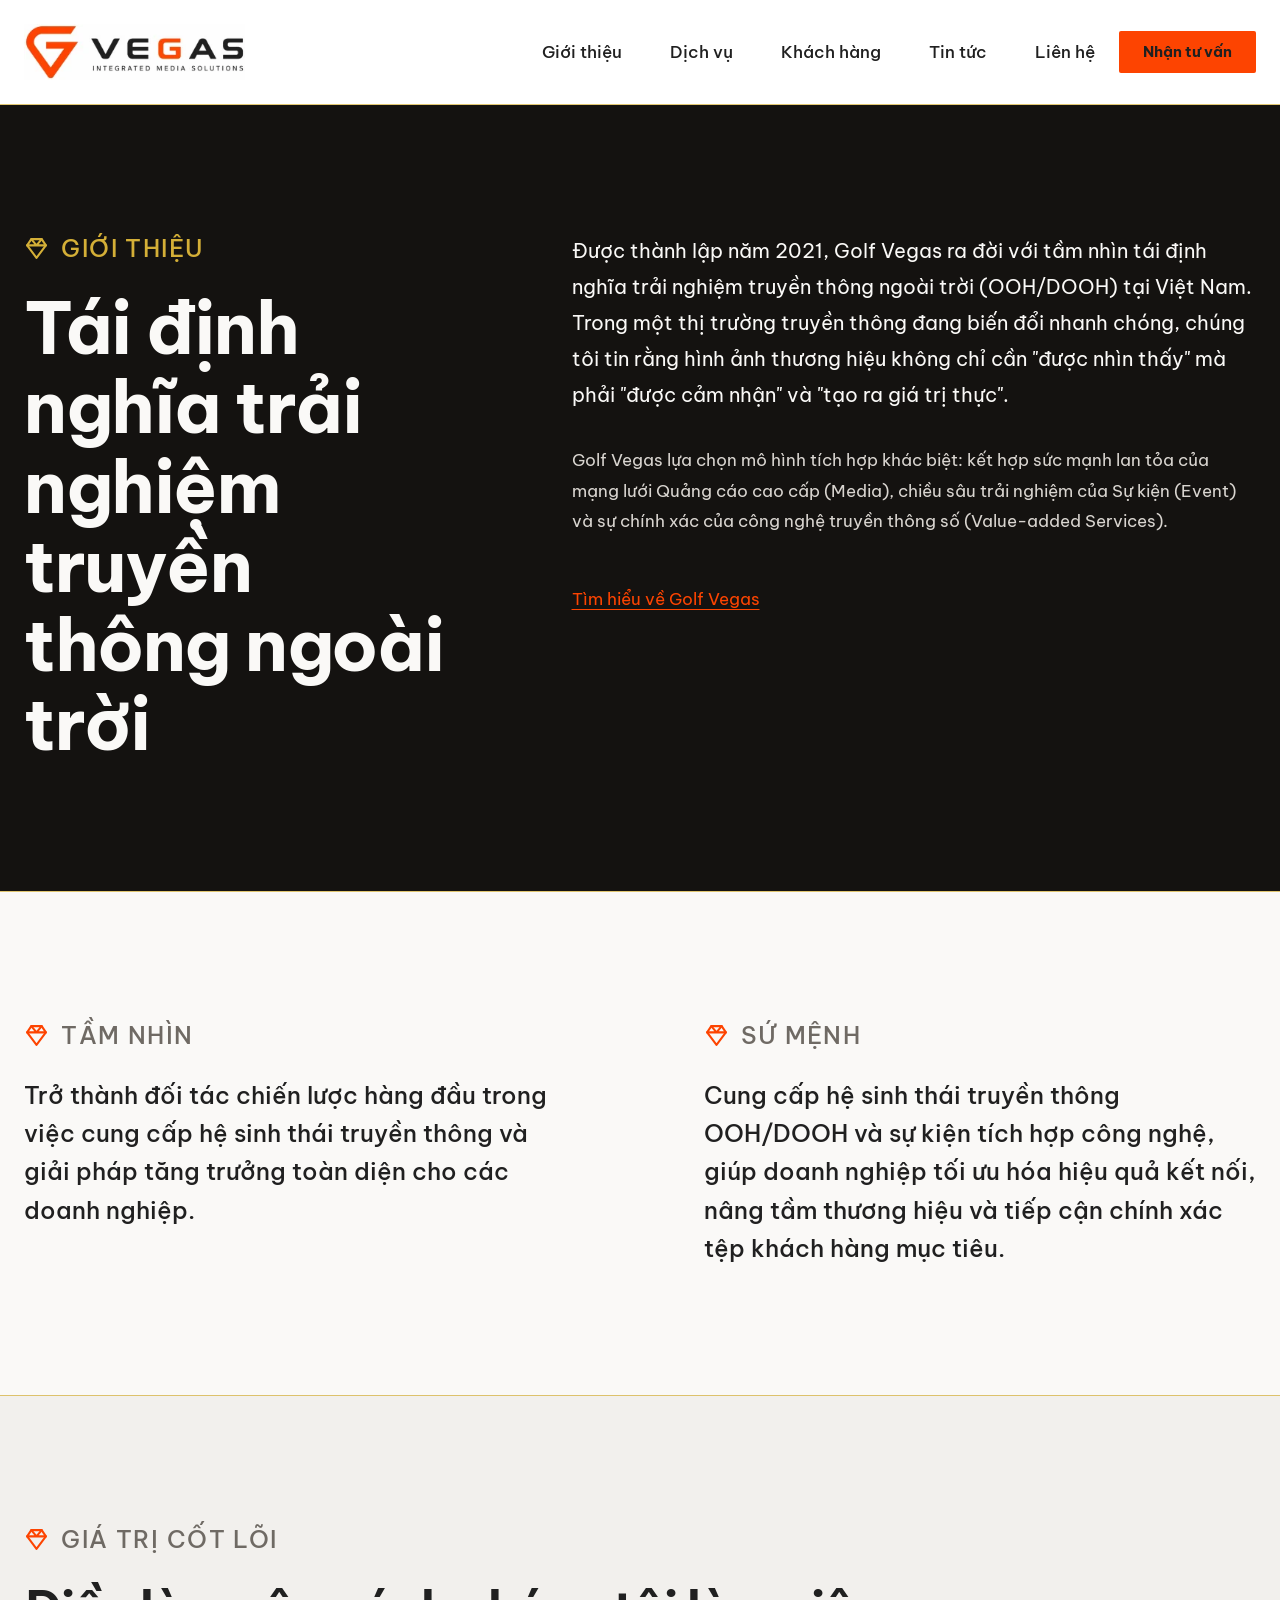
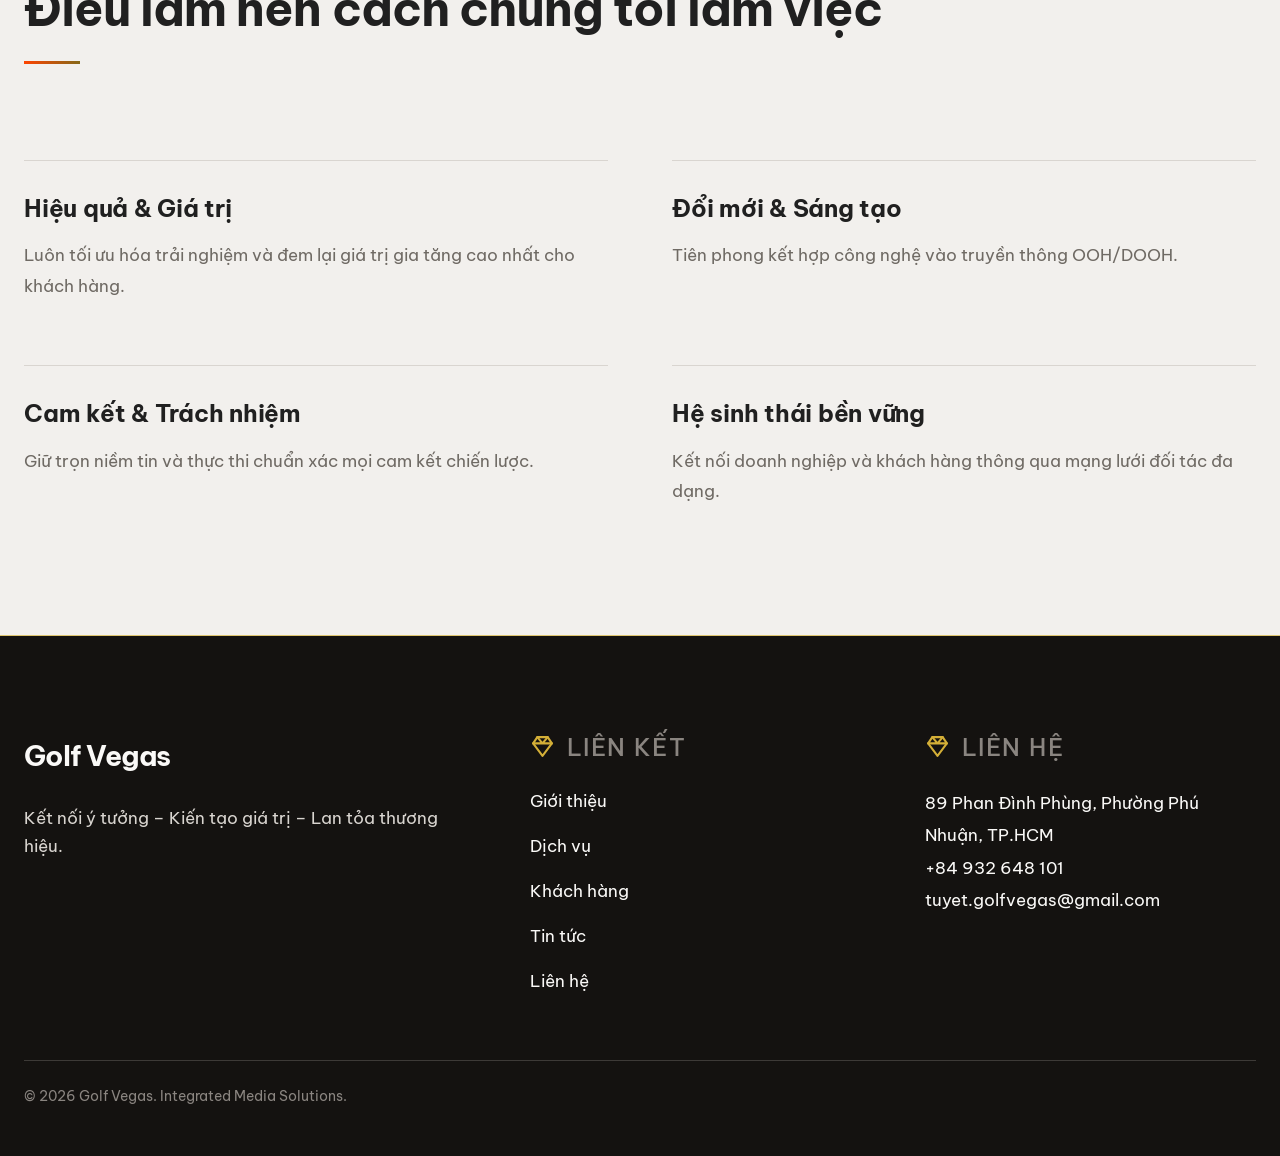
<file: gioi-thieu/index.html>
<!DOCTYPE html>
<html lang="en-US">
<head>
	<meta charset="UTF-8" />
	<meta name="viewport" content="width=device-width, initial-scale=1" />
<meta name='robots' content='max-image-preview:large' />
<link rel="preload" href="../wp-content/themes/golfvegas/assets/fonts/be-vietnam-pro-400-vietnamese.woff2" as="font" type="font/woff2" crossorigin>
<link rel="preload" href="../wp-content/themes/golfvegas/assets/fonts/be-vietnam-pro-400-latin.woff2" as="font" type="font/woff2" crossorigin>
<link rel="preload" href="../wp-content/themes/golfvegas/assets/fonts/be-vietnam-pro-700-vietnamese.woff2" as="font" type="font/woff2" crossorigin>
<link rel="preload" href="../wp-content/themes/golfvegas/assets/fonts/be-vietnam-pro-700-latin.woff2" as="font" type="font/woff2" crossorigin>
<title>Giới thiệu Golf Vegas – Đối tác truyền thông chiến lược</title>


<meta name="description" content="Thành lập năm 2021, Golf Vegas tái định nghĩa trải nghiệm truyền thông ngoài trời tại Việt Nam bằng mô hình tích hợp quảng cáo, sự kiện và công nghệ số.">
<meta property="og:type" content="website">
<meta property="og:site_name" content="Golf Vegas">
<meta property="og:title" content="Giới thiệu Golf Vegas – Đối tác truyền thông chiến lược">
<meta property="og:url" content="https://ali33.github.io/golfvegas.vn_html/gioi-thieu/">
<meta property="og:locale" content="en_US">
<meta property="og:image" content="https://ali33.github.io/golfvegas.vn_html/wp-content/themes/golfvegas/assets/images/placeholder/hero-dooh-night.jpg">
<meta property="og:image:alt" content="Giới thiệu Golf Vegas – Đối tác truyền thông chiến lược">
<meta property="og:description" content="Thành lập năm 2021, Golf Vegas tái định nghĩa trải nghiệm truyền thông ngoài trời tại Việt Nam bằng mô hình tích hợp quảng cáo, sự kiện và công nghệ số.">
<meta name="twitter:card" content="summary_large_image">
<meta name="twitter:title" content="Giới thiệu Golf Vegas – Đối tác truyền thông chiến lược">
<meta name="twitter:image" content="https://ali33.github.io/golfvegas.vn_html/wp-content/themes/golfvegas/assets/images/placeholder/hero-dooh-night.jpg">
<meta name="twitter:description" content="Thành lập năm 2021, Golf Vegas tái định nghĩa trải nghiệm truyền thông ngoài trời tại Việt Nam bằng mô hình tích hợp quảng cáo, sự kiện và công nghệ số.">
<script type="application/ld+json">{"@context":"https://schema.org","@graph":[{"@type":"Organization","@id":"https://ali33.github.io/golfvegas.vn_html/#organization","name":"Golf Vegas","url":"https://ali33.github.io/golfvegas.vn_html/","slogan":"Kết nối ý tưởng – Kiến tạo giá trị – Lan tỏa thương hiệu","foundingDate":"2021","address":{"@type":"PostalAddress","streetAddress":"89 Phan Đình Phùng","addressLocality":"Phường Phú Nhuận","addressRegion":"TP.HCM","addressCountry":"VN"},"telephone":"+84932648101","email":"tuyet.golfvegas@gmail.com","logo":"https://ali33.github.io/golfvegas.vn_html/wp-content/uploads/2026/08/logo-horizontal.webp"},{"@type":"BreadcrumbList","itemListElement":[{"@type":"ListItem","position":1,"name":"Trang chủ","item":"https://ali33.github.io/golfvegas.vn_html/"},{"@type":"ListItem","position":2,"name":"Giới thiệu","item":"https://ali33.github.io/golfvegas.vn_html/gioi-thieu/"}]}]}</script>


<style id="wp-img-auto-sizes-contain-inline-css">
img:is([sizes=auto i],[sizes^="auto," i]){contain-intrinsic-size:3000px 1500px}
/*# sourceURL=wp-img-auto-sizes-contain-inline-css */
</style>
<style id="wp-block-site-logo-inline-css">
.wp-block-site-logo{box-sizing:border-box;line-height:0}.wp-block-site-logo a{display:inline-block;line-height:0}.wp-block-site-logo.is-default-size img{height:auto;width:120px}.wp-block-site-logo img{height:auto;max-width:100%}.wp-block-site-logo a,.wp-block-site-logo img{border-radius:inherit}.wp-block-site-logo.aligncenter{margin-left:auto;margin-right:auto;text-align:center}:root :where(.wp-block-site-logo.is-style-rounded){border-radius:9999px}
/*# sourceURL=../wp-includes/blocks/site-logo/style.min.css */
</style>
<style id="wp-block-group-inline-css">
.wp-block-group{box-sizing:border-box}:where(.wp-block-group.wp-block-group-is-layout-constrained){position:relative}
/*# sourceURL=../wp-includes/blocks/group/style.min.css */
</style>
<style id="wp-block-group-theme-inline-css">
:where(.wp-block-group.has-background){padding:1.25em 2.375em}
/*# sourceURL=../wp-includes/blocks/group/theme.min.css */
</style>
<style id="wp-block-navigation-link-inline-css">
.wp-block-navigation .wp-block-navigation-item__label{overflow-wrap:break-word}.wp-block-navigation .wp-block-navigation-item__description{display:none}.link-ui-tools{outline:1px solid #f0f0f0;padding:8px}.link-ui-block-inserter{padding-top:8px}.link-ui-block-inserter__back{margin-left:8px;text-transform:uppercase}
/*# sourceURL=../wp-includes/blocks/navigation-link/style.min.css */
</style>
<style id="wp-block-navigation-inline-css">
.wp-block-navigation{position:relative}.wp-block-navigation ul{margin-bottom:0;margin-left:0;margin-top:0;padding-left:0}.wp-block-navigation ul,.wp-block-navigation ul li{list-style:none;padding:0}.wp-block-navigation .wp-block-navigation-item{align-items:center;background-color:inherit;display:flex;position:relative}.wp-block-navigation .wp-block-navigation-item .wp-block-navigation__submenu-container:empty{display:none}.wp-block-navigation .wp-block-navigation-item__content{display:block;z-index:1}.wp-block-navigation .wp-block-navigation-item__content.wp-block-navigation-item__content{color:inherit}.wp-block-navigation.has-text-decoration-underline .wp-block-navigation-item__content,.wp-block-navigation.has-text-decoration-underline .wp-block-navigation-item__content:active,.wp-block-navigation.has-text-decoration-underline .wp-block-navigation-item__content:focus{text-decoration:underline}.wp-block-navigation.has-text-decoration-line-through .wp-block-navigation-item__content,.wp-block-navigation.has-text-decoration-line-through .wp-block-navigation-item__content:active,.wp-block-navigation.has-text-decoration-line-through .wp-block-navigation-item__content:focus{text-decoration:line-through}.wp-block-navigation :where(a),.wp-block-navigation :where(a:active),.wp-block-navigation :where(a:focus){text-decoration:none}.wp-block-navigation .wp-block-navigation__submenu-icon{align-self:center;background-color:inherit;border:none;color:currentColor;display:inline-block;font-size:inherit;height:.6em;line-height:0;margin-left:.25em;padding:0;width:.6em}.wp-block-navigation .wp-block-navigation__submenu-icon svg{stroke:currentColor;display:inline-block;height:inherit;margin-top:.075em;width:inherit}.wp-block-navigation{--navigation-layout-justification-setting:flex-start;--navigation-layout-direction:row;--navigation-layout-wrap:wrap;--navigation-layout-justify:flex-start;--navigation-layout-align:center}.wp-block-navigation.is-vertical{--navigation-layout-direction:column;--navigation-layout-justify:initial;--navigation-layout-align:flex-start}.wp-block-navigation.no-wrap{--navigation-layout-wrap:nowrap}.wp-block-navigation.items-justified-center{--navigation-layout-justification-setting:center;--navigation-layout-justify:center}.wp-block-navigation.items-justified-center.is-vertical{--navigation-layout-align:center}.wp-block-navigation.items-justified-right{--navigation-layout-justification-setting:flex-end;--navigation-layout-justify:flex-end}.wp-block-navigation.items-justified-right.is-vertical{--navigation-layout-align:flex-end}.wp-block-navigation.items-justified-space-between{--navigation-layout-justification-setting:space-between;--navigation-layout-justify:space-between}.wp-block-navigation .has-child .wp-block-navigation__submenu-container{align-items:normal;background-color:inherit;color:inherit;display:flex;flex-direction:column;opacity:0;position:absolute;z-index:2}@media not (prefers-reduced-motion){.wp-block-navigation .has-child .wp-block-navigation__submenu-container{transition:opacity .1s linear}}.wp-block-navigation .has-child .wp-block-navigation__submenu-container{height:0;overflow:hidden;visibility:hidden;width:0}.wp-block-navigation .has-child .wp-block-navigation__submenu-container>.wp-block-navigation-item>.wp-block-navigation-item__content{display:flex;flex-grow:1;padding:.5em 1em}.wp-block-navigation .has-child .wp-block-navigation__submenu-container>.wp-block-navigation-item>.wp-block-navigation-item__content .wp-block-navigation__submenu-icon{margin-left:auto;margin-right:0}.wp-block-navigation .has-child .wp-block-navigation__submenu-container .wp-block-navigation-item__content{margin:0}.wp-block-navigation .has-child .wp-block-navigation__submenu-container{left:-1px;top:100%}@media (min-width:782px){.wp-block-navigation .has-child .wp-block-navigation__submenu-container .wp-block-navigation__submenu-container{left:100%;top:-1px}.wp-block-navigation .has-child .wp-block-navigation__submenu-container .wp-block-navigation__submenu-container:before{background:#0000;content:"";display:block;height:100%;position:absolute;right:100%;width:.5em}.wp-block-navigation .has-child .wp-block-navigation__submenu-container .wp-block-navigation__submenu-icon{margin-right:.25em}.wp-block-navigation .has-child .wp-block-navigation__submenu-container .wp-block-navigation__submenu-icon svg{transform:rotate(-90deg)}}@media (hover:hover){.wp-block-navigation .has-child:not(.open-on-click):hover>.wp-block-navigation__submenu-container{height:auto;min-width:200px;opacity:1;overflow:visible;visibility:visible;width:auto}}.wp-block-navigation .has-child .wp-block-navigation-submenu__toggle[aria-expanded=true]~.wp-block-navigation__submenu-container,.wp-block-navigation .has-child:not(.open-on-click):not(.open-on-hover-click):focus-within>.wp-block-navigation__submenu-container{height:auto;min-width:200px;opacity:1;overflow:visible;visibility:visible;width:auto}.wp-block-navigation .has-child.open-always{align-items:var(--navigation-layout-align,initial);flex-direction:var(--navigation-layout-direction,initial);flex-wrap:var(--navigation-layout-wrap,wrap);gap:var(--wp--style--block-gap,2em)}.wp-block-navigation .has-child.open-always,.wp-block-navigation .has-child.open-always .wp-block-navigation-item{justify-content:var(--navigation-layout-justify,initial)}.wp-block-navigation .has-child.open-always .wp-block-navigation__submenu-container,.wp-block-navigation .has-child.open-always.wp-block-navigation-submenu{gap:var(--wp--style--block-gap,2em)}.wp-block-navigation .has-child.open-always .wp-block-navigation-item,.wp-block-navigation .has-child.open-always .wp-block-navigation__submenu-container,.wp-block-navigation .has-child.open-always.wp-block-navigation-submenu{padding-bottom:0;padding-top:0}.wp-block-navigation .has-child.open-always .wp-block-navigation__submenu-container{padding-left:var(--wp--style--block-gap,2em);padding-right:var(--wp--style--block-gap,2em)}.wp-block-navigation .has-child.open-always .wp-block-navigation__submenu-container .wp-block-navigation-item__content{padding:0}.wp-block-navigation .has-child.open-always .wp-block-navigation__submenu-container>.wp-block-navigation-item>.wp-block-navigation-item__content,.wp-block-navigation .has-child.open-always>.wp-block-navigation-item__content{flex-grow:0}.wp-block-navigation .has-child.open-always>.wp-block-navigation__submenu-container{background-color:initial;border:none;color:inherit;flex-basis:100%;height:auto;opacity:1;overflow:visible;position:static;visibility:visible;width:auto}.wp-block-navigation.has-background .has-child .wp-block-navigation__submenu-container{left:0;top:100%}@media (min-width:782px){.wp-block-navigation.has-background .has-child .wp-block-navigation__submenu-container .wp-block-navigation__submenu-container{left:100%;top:0}}.wp-block-navigation-submenu{display:flex;position:relative}.wp-block-navigation-submenu .wp-block-navigation__submenu-icon svg{stroke:currentColor}button.wp-block-navigation-item__content{background-color:initial;border:none;color:currentColor;font-family:inherit;font-size:inherit;font-style:inherit;font-weight:inherit;letter-spacing:inherit;line-height:inherit;text-align:left;text-transform:inherit}.wp-block-navigation-submenu__toggle{cursor:pointer}.wp-block-navigation-submenu__toggle[aria-expanded=true]+.wp-block-navigation__submenu-icon>svg,.wp-block-navigation-submenu__toggle[aria-expanded=true]>svg{transform:rotate(180deg)}.wp-block-navigation-item.open-on-click .wp-block-navigation-submenu__toggle{padding-left:0;padding-right:.85em}.wp-block-navigation-item.open-on-click .wp-block-navigation-submenu__toggle+.wp-block-navigation__submenu-icon{margin-left:-.6em;pointer-events:none}.wp-block-navigation-item.open-on-click button.wp-block-navigation-item__content:not(.wp-block-navigation-submenu__toggle){padding:0}.wp-block-navigation .wp-block-page-list,.wp-block-navigation__container,.wp-block-navigation__responsive-close,.wp-block-navigation__responsive-container,.wp-block-navigation__responsive-container-content,.wp-block-navigation__responsive-dialog{gap:inherit}:where(.wp-block-navigation.has-background .wp-block-navigation-item a:not(.wp-element-button)),:where(.wp-block-navigation.has-background .wp-block-navigation-submenu a:not(.wp-element-button)){padding:.5em 1em}:where(.wp-block-navigation .wp-block-navigation__submenu-container .wp-block-navigation-item a:not(.wp-element-button)),:where(.wp-block-navigation .wp-block-navigation__submenu-container .wp-block-navigation-submenu a:not(.wp-element-button)),:where(.wp-block-navigation .wp-block-navigation__submenu-container .wp-block-navigation-submenu button.wp-block-navigation-item__content),:where(.wp-block-navigation .wp-block-navigation__submenu-container .wp-block-pages-list__item button.wp-block-navigation-item__content){padding:.5em 1em}.wp-block-navigation.items-justified-right .wp-block-navigation__container .has-child .wp-block-navigation__submenu-container,.wp-block-navigation.items-justified-right .wp-block-page-list>.has-child .wp-block-navigation__submenu-container,.wp-block-navigation.items-justified-space-between .wp-block-page-list>.has-child:last-child .wp-block-navigation__submenu-container,.wp-block-navigation.items-justified-space-between>.wp-block-navigation__container>.has-child:last-child .wp-block-navigation__submenu-container{left:auto;right:0}.wp-block-navigation.items-justified-right .wp-block-navigation__container .has-child .wp-block-navigation__submenu-container .wp-block-navigation__submenu-container,.wp-block-navigation.items-justified-right .wp-block-page-list>.has-child .wp-block-navigation__submenu-container .wp-block-navigation__submenu-container,.wp-block-navigation.items-justified-space-between .wp-block-page-list>.has-child:last-child .wp-block-navigation__submenu-container .wp-block-navigation__submenu-container,.wp-block-navigation.items-justified-space-between>.wp-block-navigation__container>.has-child:last-child .wp-block-navigation__submenu-container .wp-block-navigation__submenu-container{left:-1px;right:-1px}@media (min-width:782px){.wp-block-navigation.items-justified-right .wp-block-navigation__container .has-child .wp-block-navigation__submenu-container .wp-block-navigation__submenu-container,.wp-block-navigation.items-justified-right .wp-block-page-list>.has-child .wp-block-navigation__submenu-container .wp-block-navigation__submenu-container,.wp-block-navigation.items-justified-space-between .wp-block-page-list>.has-child:last-child .wp-block-navigation__submenu-container .wp-block-navigation__submenu-container,.wp-block-navigation.items-justified-space-between>.wp-block-navigation__container>.has-child:last-child .wp-block-navigation__submenu-container .wp-block-navigation__submenu-container{left:auto;right:100%}}.wp-block-navigation:not(.has-background) .wp-block-navigation__submenu-container{background-color:#fff;border:1px solid #00000026}.wp-block-navigation.has-background .wp-block-navigation__submenu-container{background-color:inherit}.wp-block-navigation:not(.has-text-color) .wp-block-navigation__submenu-container{color:#000}.wp-block-navigation__container{align-items:var(--navigation-layout-align,initial);display:flex;flex-direction:var(--navigation-layout-direction,initial);flex-wrap:var(--navigation-layout-wrap,wrap);justify-content:var(--navigation-layout-justify,initial);list-style:none;margin:0;padding-left:0}.wp-block-navigation__container .is-responsive{display:none}.wp-block-navigation__container:only-child,.wp-block-page-list:only-child{flex-grow:1}@keyframes overlay-menu__fade-in-animation{0%{opacity:0;transform:translateY(.5em)}to{opacity:1;transform:translateY(0)}}.wp-block-navigation__responsive-container{bottom:0;display:none;left:0;position:fixed;right:0;top:0}.wp-block-navigation__responsive-container :where(.wp-block-navigation-item a){color:inherit}.wp-block-navigation__responsive-container .wp-block-navigation__responsive-container-content{align-items:var(--navigation-layout-align,initial);display:flex;flex-direction:var(--navigation-layout-direction,initial);flex-wrap:var(--navigation-layout-wrap,wrap);justify-content:var(--navigation-layout-justify,initial)}.wp-block-navigation__responsive-container:not(.is-menu-open.is-menu-open){background-color:inherit!important;color:inherit!important}.wp-block-navigation__responsive-container.is-menu-open{background-color:inherit;display:flex;flex-direction:column}@media not (prefers-reduced-motion){.wp-block-navigation__responsive-container.is-menu-open{animation:overlay-menu__fade-in-animation .1s ease-out;animation-fill-mode:forwards}}.wp-block-navigation__responsive-container.is-menu-open:not(.disable-default-overlay){padding:clamp(1rem,var(--wp--style--root--padding-top),20rem) clamp(1rem,var(--wp--style--root--padding-right),20rem) clamp(1rem,var(--wp--style--root--padding-bottom),20rem) clamp(1rem,var(--wp--style--root--padding-left),20rem)}.wp-block-navigation__responsive-container.is-menu-open{overflow:auto;z-index:100000}.wp-block-navigation__responsive-container.is-menu-open:not(.disable-default-overlay) .wp-block-navigation__responsive-container-content{padding-top:calc(2rem + 24px)}.wp-block-navigation__responsive-container.is-menu-open:where(:not(.disable-default-overlay)) .wp-block-navigation__responsive-container-content{align-items:var(--navigation-layout-justification-setting,inherit);display:flex;flex-direction:column;flex-wrap:nowrap;overflow:visible}.wp-block-navigation__responsive-container.is-menu-open:where(:not(.disable-default-overlay)) .wp-block-navigation__responsive-container-content,.wp-block-navigation__responsive-container.is-menu-open:where(:not(.disable-default-overlay)) .wp-block-navigation__responsive-container-content .wp-block-navigation__container,.wp-block-navigation__responsive-container.is-menu-open:where(:not(.disable-default-overlay)) .wp-block-navigation__responsive-container-content .wp-block-page-list{justify-content:flex-start}.wp-block-navigation__responsive-container.is-menu-open:where(:not(.disable-default-overlay)) .wp-block-navigation__responsive-container-content .wp-block-navigation__submenu-icon{display:none}.wp-block-navigation__responsive-container.is-menu-open:where(:not(.disable-default-overlay)) .wp-block-navigation__responsive-container-content .has-child .wp-block-navigation__submenu-container{border:none;height:auto;min-width:200px;opacity:1;overflow:initial;padding-left:2rem;padding-right:2rem;position:static;visibility:visible;width:auto}.wp-block-navigation__responsive-container.is-menu-open:where(:not(.disable-default-overlay)) .wp-block-navigation__responsive-container-content .wp-block-navigation__container,.wp-block-navigation__responsive-container.is-menu-open:where(:not(.disable-default-overlay)) .wp-block-navigation__responsive-container-content .wp-block-navigation__submenu-container{gap:inherit}.wp-block-navigation__responsive-container.is-menu-open:where(:not(.disable-default-overlay)) .wp-block-navigation__responsive-container-content .wp-block-navigation__submenu-container{padding-top:var(--wp--style--block-gap,2em)}.wp-block-navigation__responsive-container.is-menu-open:where(:not(.disable-default-overlay)) .wp-block-navigation__responsive-container-content .wp-block-navigation-item__content{padding:0}.wp-block-navigation__responsive-container.is-menu-open:where(:not(.disable-default-overlay)) .wp-block-navigation__responsive-container-content .wp-block-navigation-item,.wp-block-navigation__responsive-container.is-menu-open:where(:not(.disable-default-overlay)) .wp-block-navigation__responsive-container-content .wp-block-navigation__container,.wp-block-navigation__responsive-container.is-menu-open:where(:not(.disable-default-overlay)) .wp-block-navigation__responsive-container-content .wp-block-page-list{align-items:var(--navigation-layout-justification-setting,initial);display:flex;flex-direction:column}.wp-block-navigation__responsive-container.is-menu-open:where(:not(.disable-default-overlay)) .wp-block-navigation-item,.wp-block-navigation__responsive-container.is-menu-open:where(:not(.disable-default-overlay)) .wp-block-navigation-item .wp-block-navigation__submenu-container,.wp-block-navigation__responsive-container.is-menu-open:where(:not(.disable-default-overlay)) .wp-block-navigation__container,.wp-block-navigation__responsive-container.is-menu-open:where(:not(.disable-default-overlay)) .wp-block-page-list{background:#0000!important;color:inherit!important}.wp-block-navigation__responsive-container.is-menu-open:where(:not(.disable-default-overlay)) .wp-block-navigation__submenu-container.wp-block-navigation__submenu-container.wp-block-navigation__submenu-container.wp-block-navigation__submenu-container{left:auto;right:auto}.wp-block-navigation__responsive-container.disable-default-overlay .wp-block-navigation__overlay-container{display:none;width:100%}.wp-block-navigation__responsive-container.disable-default-overlay .wp-block-navigation__responsive-close{max-width:none}.wp-block-navigation__responsive-container.disable-default-overlay.is-menu-open .wp-block-navigation__responsive-container-content>:not(.wp-block-navigation__overlay-container){display:none}.wp-block-navigation__responsive-container.disable-default-overlay.is-menu-open .wp-block-navigation__responsive-container-content .wp-block-navigation__overlay-container{display:block}.wp-block-navigation__responsive-container.disable-default-overlay.is-menu-open .wp-block-navigation__responsive-container-content .wp-block-navigation__overlay-container .wp-block-navigation__submenu-container{left:0;right:auto}@media (min-width:600px){.wp-block-navigation__responsive-container:not(.hidden-by-default):not(.is-menu-open){background-color:inherit;display:block;position:relative;width:100%;z-index:auto}.wp-block-navigation__responsive-container:not(.hidden-by-default):not(.is-menu-open) .wp-block-navigation__responsive-container-close{display:none}.wp-block-navigation__responsive-container.is-menu-open .wp-block-navigation__submenu-container.wp-block-navigation__submenu-container.wp-block-navigation__submenu-container.wp-block-navigation__submenu-container{left:0}}.wp-block-navigation:not(.has-background) .wp-block-navigation__responsive-container.is-menu-open:not(.disable-default-overlay){background-color:#fff}.wp-block-navigation:not(.has-text-color) .wp-block-navigation__responsive-container.is-menu-open:not(.disable-default-overlay){color:#000}.wp-block-navigation__toggle_button_label{font-size:1rem;font-weight:700}.wp-block-navigation__responsive-container-close,.wp-block-navigation__responsive-container-open{background:#0000;border:none;color:currentColor;cursor:pointer;margin:0;padding:0;text-transform:inherit;vertical-align:middle}.wp-block-navigation__responsive-container-close svg,.wp-block-navigation__responsive-container-open svg{fill:currentColor;display:block;height:24px;pointer-events:none;width:24px}.wp-block-navigation__responsive-container-open{display:flex}.wp-block-navigation__responsive-container-open.wp-block-navigation__responsive-container-open.wp-block-navigation__responsive-container-open{font-family:inherit;font-size:inherit;font-weight:inherit}@media (min-width:600px){.wp-block-navigation__responsive-container-open:not(.always-shown){display:none}}.wp-block-navigation__responsive-container-close{position:absolute;right:0;top:0;z-index:2}.wp-block-navigation__responsive-container-close.wp-block-navigation__responsive-container-close.wp-block-navigation__responsive-container-close{font-family:inherit;font-size:inherit;font-weight:inherit}.disable-default-overlay .wp-block-navigation__responsive-container-close{right:clamp(1rem,var(--wp--style--root--padding-left),20rem);top:clamp(1rem,var(--wp--style--root--padding-left),20rem)}.wp-block-navigation__responsive-close{width:100%}.has-modal-open .wp-block-navigation__responsive-close{margin-left:auto;margin-right:auto;max-width:var(--wp--style--global--wide-size,100%)}.wp-block-navigation__responsive-close:focus{outline:none}.is-menu-open .wp-block-navigation__responsive-close,.is-menu-open .wp-block-navigation__responsive-container-content,.is-menu-open .wp-block-navigation__responsive-dialog{box-sizing:border-box}.wp-block-navigation__responsive-dialog{position:relative}.has-modal-open .admin-bar .is-menu-open:where(:not(.disable-default-overlay)) .wp-block-navigation__responsive-dialog{margin-top:46px}@media (min-width:782px){.has-modal-open .admin-bar .is-menu-open:where(:not(.disable-default-overlay)) .wp-block-navigation__responsive-dialog{margin-top:32px}}html.has-modal-open{overflow:hidden}
/*# sourceURL=../wp-includes/blocks/navigation/style.min.css */
</style>
<style id="wp-block-button-inline-css">
.wp-block-button__link{align-content:center;box-sizing:border-box;cursor:pointer;display:inline-block;height:100%;text-align:center;word-break:break-word}.wp-block-button__link.aligncenter{text-align:center}.wp-block-button__link.alignright{text-align:right}:where(.wp-block-button__link){border-radius:9999px;box-shadow:none;padding:calc(.667em + 2px) calc(1.333em + 2px);text-decoration:none}.wp-block-button[style*=text-decoration] .wp-block-button__link{text-decoration:inherit}.wp-block-buttons>.wp-block-button.has-custom-width{max-width:none}.wp-block-buttons>.wp-block-button.has-custom-width .wp-block-button__link{width:100%}.wp-block-buttons>.wp-block-button.has-custom-font-size .wp-block-button__link{font-size:inherit}.wp-block-buttons>.wp-block-button.wp-block-button__width-25{width:calc(25% - var(--wp--style--block-gap, .5em)*.75)}.wp-block-buttons>.wp-block-button.wp-block-button__width-50{width:calc(50% - var(--wp--style--block-gap, .5em)*.5)}.wp-block-buttons>.wp-block-button.wp-block-button__width-75{width:calc(75% - var(--wp--style--block-gap, .5em)*.25)}.wp-block-buttons>.wp-block-button.wp-block-button__width-100{flex-basis:100%;width:100%}.wp-block-buttons.is-vertical>.wp-block-button.wp-block-button__width-25{width:25%}.wp-block-buttons.is-vertical>.wp-block-button.wp-block-button__width-50{width:50%}.wp-block-buttons.is-vertical>.wp-block-button.wp-block-button__width-75{width:75%}.wp-block-button.is-style-squared,.wp-block-button__link.wp-block-button.is-style-squared{border-radius:0}.wp-block-button.no-border-radius,.wp-block-button__link.no-border-radius{border-radius:0!important}:root :where(.wp-block-button .wp-block-button__link.is-style-outline),:root :where(.wp-block-button.is-style-outline>.wp-block-button__link){border:2px solid;padding:.667em 1.333em}:root :where(.wp-block-button .wp-block-button__link.is-style-outline:not(.has-text-color)),:root :where(.wp-block-button.is-style-outline>.wp-block-button__link:not(.has-text-color)){color:currentColor}:root :where(.wp-block-button .wp-block-button__link.is-style-outline:not(.has-background)),:root :where(.wp-block-button.is-style-outline>.wp-block-button__link:not(.has-background)){background-color:initial;background-image:none}
/*# sourceURL=../wp-includes/blocks/button/style.min.css */
</style>
<style id="wp-block-buttons-inline-css">
.wp-block-buttons{box-sizing:border-box}.wp-block-buttons.is-vertical{flex-direction:column}.wp-block-buttons.is-vertical>.wp-block-button:last-child{margin-bottom:0}.wp-block-buttons>.wp-block-button{display:inline-block;margin:0}.wp-block-buttons.is-content-justification-left{justify-content:flex-start}.wp-block-buttons.is-content-justification-left.is-vertical{align-items:flex-start}.wp-block-buttons.is-content-justification-center{justify-content:center}.wp-block-buttons.is-content-justification-center.is-vertical{align-items:center}.wp-block-buttons.is-content-justification-right{justify-content:flex-end}.wp-block-buttons.is-content-justification-right.is-vertical{align-items:flex-end}.wp-block-buttons.is-content-justification-space-between{justify-content:space-between}.wp-block-buttons.aligncenter{text-align:center}.wp-block-buttons:not(.is-content-justification-space-between,.is-content-justification-right,.is-content-justification-left,.is-content-justification-center) .wp-block-button.aligncenter{margin-left:auto;margin-right:auto;width:100%}.wp-block-buttons[style*=text-decoration] .wp-block-button,.wp-block-buttons[style*=text-decoration] .wp-block-button__link{text-decoration:inherit}.wp-block-buttons.has-custom-font-size .wp-block-button__link{font-size:inherit}.wp-block-buttons .wp-block-button__link{width:100%}.wp-block-button.aligncenter{text-align:center}
/*# sourceURL=../wp-includes/blocks/buttons/style.min.css */
</style>
<style id="wp-block-template-part-theme-inline-css">
:root :where(.wp-block-template-part.has-background){margin-bottom:0;margin-top:0;padding:1.25em 2.375em}
/*# sourceURL=../wp-includes/blocks/template-part/theme.min.css */
</style>
<style id="wp-block-paragraph-inline-css">
.is-small-text{font-size:.875em}.is-regular-text{font-size:1em}.is-large-text{font-size:2.25em}.is-larger-text{font-size:3em}.has-drop-cap:not(:focus):first-letter{float:left;font-size:8.4em;font-style:normal;font-weight:100;line-height:.68;margin:.05em .1em 0 0;text-transform:uppercase}body.rtl .has-drop-cap:not(:focus):first-letter{float:none;margin-left:.1em}p.has-drop-cap.has-background{overflow:hidden}:root :where(p.has-background){padding:1.25em 2.375em}:where(p.has-text-color:not(.has-link-color)) a{color:inherit}p.has-text-align-left[style*="writing-mode:vertical-lr"],p.has-text-align-right[style*="writing-mode:vertical-rl"]{rotate:180deg}
/*# sourceURL=../wp-includes/blocks/paragraph/style.min.css */
</style>
<style id="wp-block-heading-inline-css">
h1:where(.wp-block-heading).has-background,h2:where(.wp-block-heading).has-background,h3:where(.wp-block-heading).has-background,h4:where(.wp-block-heading).has-background,h5:where(.wp-block-heading).has-background,h6:where(.wp-block-heading).has-background{padding:1.25em 2.375em}h1.has-text-align-left[style*=writing-mode]:where([style*=vertical-lr]),h1.has-text-align-right[style*=writing-mode]:where([style*=vertical-rl]),h2.has-text-align-left[style*=writing-mode]:where([style*=vertical-lr]),h2.has-text-align-right[style*=writing-mode]:where([style*=vertical-rl]),h3.has-text-align-left[style*=writing-mode]:where([style*=vertical-lr]),h3.has-text-align-right[style*=writing-mode]:where([style*=vertical-rl]),h4.has-text-align-left[style*=writing-mode]:where([style*=vertical-lr]),h4.has-text-align-right[style*=writing-mode]:where([style*=vertical-rl]),h5.has-text-align-left[style*=writing-mode]:where([style*=vertical-lr]),h5.has-text-align-right[style*=writing-mode]:where([style*=vertical-rl]),h6.has-text-align-left[style*=writing-mode]:where([style*=vertical-lr]),h6.has-text-align-right[style*=writing-mode]:where([style*=vertical-rl]){rotate:180deg}
/*# sourceURL=../wp-includes/blocks/heading/style.min.css */
</style>
<style id="wp-block-columns-inline-css">
.wp-block-columns{box-sizing:border-box;display:flex;flex-wrap:wrap!important}@media (min-width:782px){.wp-block-columns{flex-wrap:nowrap!important}}.wp-block-columns{align-items:normal!important}.wp-block-columns.are-vertically-aligned-top{align-items:flex-start}.wp-block-columns.are-vertically-aligned-center{align-items:center}.wp-block-columns.are-vertically-aligned-bottom{align-items:flex-end}@media (max-width:781px){.wp-block-columns:not(.is-not-stacked-on-mobile)>.wp-block-column{flex-basis:100%!important}}@media (min-width:782px){.wp-block-columns:not(.is-not-stacked-on-mobile)>.wp-block-column{flex-basis:0;flex-grow:1}.wp-block-columns:not(.is-not-stacked-on-mobile)>.wp-block-column[style*=flex-basis]{flex-grow:0}}.wp-block-columns.is-not-stacked-on-mobile{flex-wrap:nowrap!important}.wp-block-columns.is-not-stacked-on-mobile>.wp-block-column{flex-basis:0;flex-grow:1}.wp-block-columns.is-not-stacked-on-mobile>.wp-block-column[style*=flex-basis]{flex-grow:0}:where(.wp-block-columns){margin-bottom:1.75em}:where(.wp-block-columns.has-background){padding:1.25em 2.375em}.wp-block-column{flex-grow:1;min-width:0;overflow-wrap:break-word;word-break:break-word}.wp-block-column.is-vertically-aligned-top{align-self:flex-start}.wp-block-column.is-vertically-aligned-center{align-self:center}.wp-block-column.is-vertically-aligned-bottom{align-self:flex-end}.wp-block-column.is-vertically-aligned-stretch{align-self:stretch}.wp-block-column.is-vertically-aligned-bottom,.wp-block-column.is-vertically-aligned-center,.wp-block-column.is-vertically-aligned-top{width:100%}
/*# sourceURL=../wp-includes/blocks/columns/style.min.css */
</style>
<style id="wp-block-post-content-inline-css">
.wp-block-post-content{display:flow-root}
/*# sourceURL=../wp-includes/blocks/post-content/style.min.css */
</style>
<style id="wp-block-site-title-inline-css">
.wp-block-site-title{box-sizing:border-box}.wp-block-site-title :where(a){color:inherit;font-family:inherit;font-size:inherit;font-style:inherit;font-weight:inherit;letter-spacing:inherit;line-height:inherit;text-decoration:inherit}
/*# sourceURL=../wp-includes/blocks/site-title/style.min.css */
</style>
<style id="wp-block-separator-inline-css">
@charset "UTF-8";.wp-block-separator{border:none;border-top:2px solid}:root :where(.wp-block-separator.is-style-dots){height:auto;line-height:1;text-align:center}:root :where(.wp-block-separator.is-style-dots):before{color:currentColor;content:"···";font-family:serif;font-size:1.5em;letter-spacing:2em;padding-left:2em}.wp-block-separator.is-style-dots{background:none!important;border:none!important}
/*# sourceURL=../wp-includes/blocks/separator/style.min.css */
</style>
<style id="wp-block-separator-theme-inline-css">
.wp-block-separator.has-css-opacity{opacity:.4}.wp-block-separator{border:none;border-bottom:2px solid;margin-left:auto;margin-right:auto}.wp-block-separator.has-alpha-channel-opacity{opacity:1}.wp-block-separator:not(.is-style-wide):not(.is-style-dots){width:100px}.wp-block-separator.has-background:not(.is-style-dots){border-bottom:none;height:1px}.wp-block-separator.has-background:not(.is-style-wide):not(.is-style-dots){height:2px}
/*# sourceURL=../wp-includes/blocks/separator/theme.min.css */
</style>
<style id="wp-block-library-inline-css">
:root{--wp-block-synced-color:#7a00df;--wp-block-synced-color--rgb:122,0,223;--wp-bound-block-color:var(--wp-block-synced-color);--wp-editor-canvas-background:#ddd;--wp-admin-theme-color:#007cba;--wp-admin-theme-color--rgb:0,124,186;--wp-admin-theme-color-darker-10:#006ba1;--wp-admin-theme-color-darker-10--rgb:0,107,160.5;--wp-admin-theme-color-darker-20:#005a87;--wp-admin-theme-color-darker-20--rgb:0,90,135;--wp-admin-border-width-focus:2px}@media (min-resolution:192dpi){:root{--wp-admin-border-width-focus:1.5px}}.wp-element-button{cursor:pointer}:root .has-very-light-gray-background-color{background-color:#eee}:root .has-very-dark-gray-background-color{background-color:#313131}:root .has-very-light-gray-color{color:#eee}:root .has-very-dark-gray-color{color:#313131}:root .has-vivid-green-cyan-to-vivid-cyan-blue-gradient-background{background:linear-gradient(135deg,#00d084,#0693e3)}:root .has-purple-crush-gradient-background{background:linear-gradient(135deg,#34e2e4,#4721fb 50%,#ab1dfe)}:root .has-hazy-dawn-gradient-background{background:linear-gradient(135deg,#faaca8,#dad0ec)}:root .has-subdued-olive-gradient-background{background:linear-gradient(135deg,#fafae1,#67a671)}:root .has-atomic-cream-gradient-background{background:linear-gradient(135deg,#fdd79a,#004a59)}:root .has-nightshade-gradient-background{background:linear-gradient(135deg,#330968,#31cdcf)}:root .has-midnight-gradient-background{background:linear-gradient(135deg,#020381,#2874fc)}:root{--wp--preset--font-size--normal:16px;--wp--preset--font-size--huge:42px}.has-regular-font-size{font-size:1em}.has-larger-font-size{font-size:2.625em}.has-normal-font-size{font-size:var(--wp--preset--font-size--normal)}.has-huge-font-size{font-size:var(--wp--preset--font-size--huge)}:root .has-text-align-center{text-align:center}:root .has-text-align-left{text-align:left}:root .has-text-align-right{text-align:right}.has-fit-text{white-space:nowrap!important}#end-resizable-editor-section{display:none}.aligncenter{clear:both}.items-justified-left{justify-content:flex-start}.items-justified-center{justify-content:center}.items-justified-right{justify-content:flex-end}.items-justified-space-between{justify-content:space-between}.screen-reader-text{word-wrap:normal!important;border:0;clip-path:inset(50%);height:1px;margin:-1px;overflow:hidden;padding:0;position:absolute;width:1px}.screen-reader-text:focus{background-color:#ddd;clip-path:none;color:#444;display:block;font-size:1em;height:auto;left:5px;line-height:normal;padding:15px 23px 14px;text-decoration:none;top:5px;width:auto;z-index:100000}html :where(.has-border-color){border-style:solid}html :where([style*=border-color]){border-style:solid}html :where([style*=border-top-color]){border-top-style:solid}html :where([style*=border-right-color]){border-right-style:solid}html :where([style*=border-bottom-color]){border-bottom-style:solid}html :where([style*=border-left-color]){border-left-style:solid}html :where([style*=border-width]){border-style:solid}html :where([style*=border-top-width]){border-top-style:solid}html :where([style*=border-right-width]){border-right-style:solid}html :where([style*=border-bottom-width]){border-bottom-style:solid}html :where([style*=border-left-width]){border-left-style:solid}html :where(img[class*=wp-image-]){height:auto;max-width:100%}:where(figure){margin:0 0 1em}html :where(.is-position-sticky){--wp-admin--admin-bar--position-offset:var(--wp-admin--admin-bar--height,0px)}@media screen and (max-width:600px){html :where(.is-position-sticky){--wp-admin--admin-bar--position-offset:0px}}
/*# sourceURL=/wp-includes/css/dist/block-library/common.min.css */
</style>
<style id="global-styles-inline-css">
:root{--wp--preset--aspect-ratio--square: 1;--wp--preset--aspect-ratio--4-3: 4/3;--wp--preset--aspect-ratio--3-4: 3/4;--wp--preset--aspect-ratio--3-2: 3/2;--wp--preset--aspect-ratio--2-3: 2/3;--wp--preset--aspect-ratio--16-9: 16/9;--wp--preset--aspect-ratio--9-16: 9/16;--wp--preset--color--black: #000000;--wp--preset--color--cyan-bluish-gray: #abb8c3;--wp--preset--color--white: #FFFFFF;--wp--preset--color--pale-pink: #f78da7;--wp--preset--color--vivid-red: #cf2e2e;--wp--preset--color--luminous-vivid-orange: #ff6900;--wp--preset--color--luminous-vivid-amber: #fcb900;--wp--preset--color--light-green-cyan: #7bdcb5;--wp--preset--color--vivid-green-cyan: #00d084;--wp--preset--color--pale-cyan-blue: #8ed1fc;--wp--preset--color--vivid-cyan-blue: #0693e3;--wp--preset--color--vivid-purple: #9b51e0;--wp--preset--color--brand: #FD4401;--wp--preset--color--ink: #202020;--wp--preset--color--charcoal: #141210;--wp--preset--color--base: #FAF9F7;--wp--preset--color--surface: #F2F0ED;--wp--preset--color--line: #D9D5D0;--wp--preset--color--muted: #6F6A64;--wp--preset--color--muted-inverse: #8A8580;--wp--preset--color--gold: #D4AF37;--wp--preset--color--gold-deep: #856818;--wp--preset--gradient--vivid-cyan-blue-to-vivid-purple: linear-gradient(135deg,rgb(6,147,227) 0%,rgb(155,81,224) 100%);--wp--preset--gradient--light-green-cyan-to-vivid-green-cyan: linear-gradient(135deg,rgb(122,220,180) 0%,rgb(0,208,130) 100%);--wp--preset--gradient--luminous-vivid-amber-to-luminous-vivid-orange: linear-gradient(135deg,rgb(252,185,0) 0%,rgb(255,105,0) 100%);--wp--preset--gradient--luminous-vivid-orange-to-vivid-red: linear-gradient(135deg,rgb(255,105,0) 0%,rgb(207,46,46) 100%);--wp--preset--gradient--very-light-gray-to-cyan-bluish-gray: linear-gradient(135deg,rgb(238,238,238) 0%,rgb(169,184,195) 100%);--wp--preset--gradient--cool-to-warm-spectrum: linear-gradient(135deg,rgb(74,234,220) 0%,rgb(151,120,209) 20%,rgb(207,42,186) 40%,rgb(238,44,130) 60%,rgb(251,105,98) 80%,rgb(254,248,76) 100%);--wp--preset--gradient--blush-light-purple: linear-gradient(135deg,rgb(255,206,236) 0%,rgb(152,150,240) 100%);--wp--preset--gradient--blush-bordeaux: linear-gradient(135deg,rgb(254,205,165) 0%,rgb(254,45,45) 50%,rgb(107,0,62) 100%);--wp--preset--gradient--luminous-dusk: linear-gradient(135deg,rgb(255,203,112) 0%,rgb(199,81,192) 50%,rgb(65,88,208) 100%);--wp--preset--gradient--pale-ocean: linear-gradient(135deg,rgb(255,245,203) 0%,rgb(182,227,212) 50%,rgb(51,167,181) 100%);--wp--preset--gradient--electric-grass: linear-gradient(135deg,rgb(202,248,128) 0%,rgb(113,206,126) 100%);--wp--preset--gradient--midnight: linear-gradient(135deg,rgb(2,3,129) 0%,rgb(40,116,252) 100%);--wp--preset--font-size--small: 13px;--wp--preset--font-size--medium: clamp(14px, 0.875rem + ((1vw - 3.2px) * 0.625), 20px);--wp--preset--font-size--large: clamp(22.041px, 1.378rem + ((1vw - 3.2px) * 1.454), 36px);--wp--preset--font-size--x-large: clamp(25.014px, 1.563rem + ((1vw - 3.2px) * 1.769), 42px);--wp--preset--font-size--eyebrow: clamp(0.984rem, 0.984rem + ((1vw - 0.2rem) * 0.86), 1.5rem);--wp--preset--font-size--caption: 0.875rem;--wp--preset--font-size--body: clamp(0.875rem, 0.875rem + ((1vw - 0.2rem) * 0.313), 1.063rem);--wp--preset--font-size--lead: clamp(1.125rem, 1.125rem + ((1vw - 0.2rem) * 0.208), 1.25rem);--wp--preset--font-size--xl: clamp(0.984rem, 0.984rem + ((1vw - 0.2rem) * 0.86), 1.5rem);--wp--preset--font-size--xxl: clamp(2rem, 2rem + ((1vw - 0.2rem) * 1.667), 3rem);--wp--preset--font-size--display: clamp(2rem, 2rem + ((1vw - 0.2rem) * 4.167), 4.5rem);--wp--preset--font-family--primary: "Be Vietnam Pro", -apple-system, BlinkMacSystemFont, "Segoe UI", Roboto, sans-serif;--wp--preset--spacing--20: 8px;--wp--preset--spacing--30: 16px;--wp--preset--spacing--40: 24px;--wp--preset--spacing--50: 32px;--wp--preset--spacing--60: 48px;--wp--preset--spacing--70: 64px;--wp--preset--spacing--80: 96px;--wp--preset--spacing--10: 4px;--wp--preset--spacing--90: 128px;--wp--preset--shadow--natural: 6px 6px 9px rgba(0, 0, 0, 0.2);--wp--preset--shadow--deep: 12px 12px 50px rgba(0, 0, 0, 0.4);--wp--preset--shadow--sharp: 6px 6px 0px rgba(0, 0, 0, 0.2);--wp--preset--shadow--outlined: 6px 6px 0px -3px rgb(255, 255, 255), 6px 6px rgb(0, 0, 0);--wp--preset--shadow--crisp: 6px 6px 0px rgb(0, 0, 0);--wp--preset--shadow--subtle: 0 1px 2px rgba(20, 18, 16, 0.04), 0 8px 24px rgba(20, 18, 16, 0.06);--wp--custom--transition--base: 200ms cubic-bezier(0.22, 1, 0.36, 1);--wp--custom--transition--slow: 300ms cubic-bezier(0.22, 1, 0.36, 1);--wp--custom--overlay--image: rgba(20, 18, 16, 0.55);--wp--custom--measure: 68ch;}:root { --wp--style--global--content-size: 40rem;--wp--style--global--wide-size: 80rem; }:where(body) { margin: 0; }.wp-site-blocks { padding-top: var(--wp--style--root--padding-top); padding-bottom: var(--wp--style--root--padding-bottom); }.has-global-padding { padding-right: var(--wp--style--root--padding-right); padding-left: var(--wp--style--root--padding-left); }.has-global-padding > .alignfull { margin-right: calc(var(--wp--style--root--padding-right) * -1); margin-left: calc(var(--wp--style--root--padding-left) * -1); }.has-global-padding :where(:not(.alignfull.is-layout-flow) > .has-global-padding:not(.wp-block-block, .alignfull)) { padding-right: 0; padding-left: 0; }.has-global-padding :where(:not(.alignfull.is-layout-flow) > .has-global-padding:not(.wp-block-block, .alignfull)) > .alignfull { margin-left: 0; margin-right: 0; }.wp-site-blocks > .alignleft { float: left; margin-right: 2em; }.wp-site-blocks > .alignright { float: right; margin-left: 2em; }.wp-site-blocks > .aligncenter { justify-content: center; margin-left: auto; margin-right: auto; }:where(.wp-site-blocks) > * { margin-block-start: var(--wp--preset--spacing--40); margin-block-end: 0; }:where(.wp-site-blocks) > :first-child { margin-block-start: 0; }:where(.wp-site-blocks) > :last-child { margin-block-end: 0; }:root { --wp--style--block-gap: var(--wp--preset--spacing--40); }:root :where(.is-layout-flow) > :first-child{margin-block-start: 0;}:root :where(.is-layout-flow) > :last-child{margin-block-end: 0;}:root :where(.is-layout-flow) > *{margin-block-start: var(--wp--preset--spacing--40);margin-block-end: 0;}:root :where(.is-layout-constrained) > :first-child{margin-block-start: 0;}:root :where(.is-layout-constrained) > :last-child{margin-block-end: 0;}:root :where(.is-layout-constrained) > *{margin-block-start: var(--wp--preset--spacing--40);margin-block-end: 0;}:root :where(.is-layout-flex){gap: var(--wp--preset--spacing--40);}:root :where(.is-layout-grid){gap: var(--wp--preset--spacing--40);}.is-layout-flow > .alignleft{float: left;margin-inline-start: 0;margin-inline-end: 2em;}.is-layout-flow > .alignright{float: right;margin-inline-start: 2em;margin-inline-end: 0;}.is-layout-flow > .aligncenter{margin-left: auto !important;margin-right: auto !important;}.is-layout-constrained > .alignleft{float: left;margin-inline-start: 0;margin-inline-end: 2em;}.is-layout-constrained > .alignright{float: right;margin-inline-start: 2em;margin-inline-end: 0;}.is-layout-constrained > .aligncenter{margin-left: auto !important;margin-right: auto !important;}.is-layout-constrained > :where(:not(.alignleft):not(.alignright):not(.alignfull)){max-width: var(--wp--style--global--content-size);margin-left: auto !important;margin-right: auto !important;}.is-layout-constrained > .alignwide{max-width: var(--wp--style--global--wide-size);}body .is-layout-flex{display: flex;}.is-layout-flex{flex-wrap: wrap;align-items: center;}.is-layout-flex > :is(*, div){margin: 0;}body .is-layout-grid{display: grid;}.is-layout-grid > :is(*, div){margin: 0;}body{background-color: var(--wp--preset--color--base);color: var(--wp--preset--color--ink);font-family: var(--wp--preset--font-family--primary);font-size: var(--wp--preset--font-size--body);font-weight: 400;line-height: 1.7;--wp--style--root--padding-top: 0;--wp--style--root--padding-right: var(--wp--preset--spacing--40);--wp--style--root--padding-bottom: 0;--wp--style--root--padding-left: var(--wp--preset--spacing--40);}a:where(:not(.wp-element-button)){color: var(--wp--preset--color--ink);text-decoration: underline;}:root :where(a:where(:not(.wp-element-button)):hover){color: var(--wp--preset--color--brand);}h1, h2, h3, h4, h5, h6{color: var(--wp--preset--color--ink);font-family: var(--wp--preset--font-family--primary);font-weight: 700;letter-spacing: -0.02em;line-height: 1.2;}h1{font-size: var(--wp--preset--font-size--display);line-height: 1.1;}h2{font-size: var(--wp--preset--font-size--xxl);}h3{font-size: var(--wp--preset--font-size--xl);font-weight: 600;letter-spacing: -0.01em;line-height: 1.3;}h4{font-size: var(--wp--preset--font-size--lead);font-weight: 600;letter-spacing: 0;line-height: 1.4;}:root :where(.wp-element-button, .wp-block-button__link){background-color: var(--wp--preset--color--brand);border-radius: 2px;border-width: 0;color: var(--wp--preset--color--ink);font-family: inherit;font-size: var(--wp--preset--font-size--body);font-style: inherit;font-weight: 600;letter-spacing: inherit;line-height: 1.2;padding-top: 16px;padding-right: 32px;padding-bottom: 16px;padding-left: 32px;text-decoration: none;text-transform: inherit;}:root :where(.wp-element-button:hover, .wp-block-button__link:hover){background-color: var(--wp--preset--color--ink);color: var(--wp--preset--color--white);}:root :where(.wp-element-button:focus, .wp-block-button__link:focus){background-color: var(--wp--preset--color--ink);color: var(--wp--preset--color--white);}:root :where(.wp-element-caption, .wp-block-audio figcaption, .wp-block-embed figcaption, .wp-block-gallery figcaption, .wp-block-image figcaption, .wp-block-table figcaption, .wp-block-video figcaption){color: var(--wp--preset--color--muted);font-size: var(--wp--preset--font-size--caption);}.has-black-color{color: var(--wp--preset--color--black) !important;}.has-cyan-bluish-gray-color{color: var(--wp--preset--color--cyan-bluish-gray) !important;}.has-white-color{color: var(--wp--preset--color--white) !important;}.has-pale-pink-color{color: var(--wp--preset--color--pale-pink) !important;}.has-vivid-red-color{color: var(--wp--preset--color--vivid-red) !important;}.has-luminous-vivid-orange-color{color: var(--wp--preset--color--luminous-vivid-orange) !important;}.has-luminous-vivid-amber-color{color: var(--wp--preset--color--luminous-vivid-amber) !important;}.has-light-green-cyan-color{color: var(--wp--preset--color--light-green-cyan) !important;}.has-vivid-green-cyan-color{color: var(--wp--preset--color--vivid-green-cyan) !important;}.has-pale-cyan-blue-color{color: var(--wp--preset--color--pale-cyan-blue) !important;}.has-vivid-cyan-blue-color{color: var(--wp--preset--color--vivid-cyan-blue) !important;}.has-vivid-purple-color{color: var(--wp--preset--color--vivid-purple) !important;}.has-brand-color{color: var(--wp--preset--color--brand) !important;}.has-ink-color{color: var(--wp--preset--color--ink) !important;}.has-charcoal-color{color: var(--wp--preset--color--charcoal) !important;}.has-base-color{color: var(--wp--preset--color--base) !important;}.has-surface-color{color: var(--wp--preset--color--surface) !important;}.has-line-color{color: var(--wp--preset--color--line) !important;}.has-muted-color{color: var(--wp--preset--color--muted) !important;}.has-muted-inverse-color{color: var(--wp--preset--color--muted-inverse) !important;}.has-gold-color{color: var(--wp--preset--color--gold) !important;}.has-gold-deep-color{color: var(--wp--preset--color--gold-deep) !important;}.has-black-background-color{background-color: var(--wp--preset--color--black) !important;}.has-cyan-bluish-gray-background-color{background-color: var(--wp--preset--color--cyan-bluish-gray) !important;}.has-white-background-color{background-color: var(--wp--preset--color--white) !important;}.has-pale-pink-background-color{background-color: var(--wp--preset--color--pale-pink) !important;}.has-vivid-red-background-color{background-color: var(--wp--preset--color--vivid-red) !important;}.has-luminous-vivid-orange-background-color{background-color: var(--wp--preset--color--luminous-vivid-orange) !important;}.has-luminous-vivid-amber-background-color{background-color: var(--wp--preset--color--luminous-vivid-amber) !important;}.has-light-green-cyan-background-color{background-color: var(--wp--preset--color--light-green-cyan) !important;}.has-vivid-green-cyan-background-color{background-color: var(--wp--preset--color--vivid-green-cyan) !important;}.has-pale-cyan-blue-background-color{background-color: var(--wp--preset--color--pale-cyan-blue) !important;}.has-vivid-cyan-blue-background-color{background-color: var(--wp--preset--color--vivid-cyan-blue) !important;}.has-vivid-purple-background-color{background-color: var(--wp--preset--color--vivid-purple) !important;}.has-brand-background-color{background-color: var(--wp--preset--color--brand) !important;}.has-ink-background-color{background-color: var(--wp--preset--color--ink) !important;}.has-charcoal-background-color{background-color: var(--wp--preset--color--charcoal) !important;}.has-base-background-color{background-color: var(--wp--preset--color--base) !important;}.has-surface-background-color{background-color: var(--wp--preset--color--surface) !important;}.has-line-background-color{background-color: var(--wp--preset--color--line) !important;}.has-muted-background-color{background-color: var(--wp--preset--color--muted) !important;}.has-muted-inverse-background-color{background-color: var(--wp--preset--color--muted-inverse) !important;}.has-gold-background-color{background-color: var(--wp--preset--color--gold) !important;}.has-gold-deep-background-color{background-color: var(--wp--preset--color--gold-deep) !important;}.has-black-border-color{border-color: var(--wp--preset--color--black) !important;}.has-cyan-bluish-gray-border-color{border-color: var(--wp--preset--color--cyan-bluish-gray) !important;}.has-white-border-color{border-color: var(--wp--preset--color--white) !important;}.has-pale-pink-border-color{border-color: var(--wp--preset--color--pale-pink) !important;}.has-vivid-red-border-color{border-color: var(--wp--preset--color--vivid-red) !important;}.has-luminous-vivid-orange-border-color{border-color: var(--wp--preset--color--luminous-vivid-orange) !important;}.has-luminous-vivid-amber-border-color{border-color: var(--wp--preset--color--luminous-vivid-amber) !important;}.has-light-green-cyan-border-color{border-color: var(--wp--preset--color--light-green-cyan) !important;}.has-vivid-green-cyan-border-color{border-color: var(--wp--preset--color--vivid-green-cyan) !important;}.has-pale-cyan-blue-border-color{border-color: var(--wp--preset--color--pale-cyan-blue) !important;}.has-vivid-cyan-blue-border-color{border-color: var(--wp--preset--color--vivid-cyan-blue) !important;}.has-vivid-purple-border-color{border-color: var(--wp--preset--color--vivid-purple) !important;}.has-brand-border-color{border-color: var(--wp--preset--color--brand) !important;}.has-ink-border-color{border-color: var(--wp--preset--color--ink) !important;}.has-charcoal-border-color{border-color: var(--wp--preset--color--charcoal) !important;}.has-base-border-color{border-color: var(--wp--preset--color--base) !important;}.has-surface-border-color{border-color: var(--wp--preset--color--surface) !important;}.has-line-border-color{border-color: var(--wp--preset--color--line) !important;}.has-muted-border-color{border-color: var(--wp--preset--color--muted) !important;}.has-muted-inverse-border-color{border-color: var(--wp--preset--color--muted-inverse) !important;}.has-gold-border-color{border-color: var(--wp--preset--color--gold) !important;}.has-gold-deep-border-color{border-color: var(--wp--preset--color--gold-deep) !important;}.has-vivid-cyan-blue-to-vivid-purple-gradient-background{background: var(--wp--preset--gradient--vivid-cyan-blue-to-vivid-purple) !important;}.has-light-green-cyan-to-vivid-green-cyan-gradient-background{background: var(--wp--preset--gradient--light-green-cyan-to-vivid-green-cyan) !important;}.has-luminous-vivid-amber-to-luminous-vivid-orange-gradient-background{background: var(--wp--preset--gradient--luminous-vivid-amber-to-luminous-vivid-orange) !important;}.has-luminous-vivid-orange-to-vivid-red-gradient-background{background: var(--wp--preset--gradient--luminous-vivid-orange-to-vivid-red) !important;}.has-very-light-gray-to-cyan-bluish-gray-gradient-background{background: var(--wp--preset--gradient--very-light-gray-to-cyan-bluish-gray) !important;}.has-cool-to-warm-spectrum-gradient-background{background: var(--wp--preset--gradient--cool-to-warm-spectrum) !important;}.has-blush-light-purple-gradient-background{background: var(--wp--preset--gradient--blush-light-purple) !important;}.has-blush-bordeaux-gradient-background{background: var(--wp--preset--gradient--blush-bordeaux) !important;}.has-luminous-dusk-gradient-background{background: var(--wp--preset--gradient--luminous-dusk) !important;}.has-pale-ocean-gradient-background{background: var(--wp--preset--gradient--pale-ocean) !important;}.has-electric-grass-gradient-background{background: var(--wp--preset--gradient--electric-grass) !important;}.has-midnight-gradient-background{background: var(--wp--preset--gradient--midnight) !important;}.has-small-font-size{font-size: var(--wp--preset--font-size--small) !important;}.has-medium-font-size{font-size: var(--wp--preset--font-size--medium) !important;}.has-large-font-size{font-size: var(--wp--preset--font-size--large) !important;}.has-x-large-font-size{font-size: var(--wp--preset--font-size--x-large) !important;}.has-eyebrow-font-size{font-size: var(--wp--preset--font-size--eyebrow) !important;}.has-caption-font-size{font-size: var(--wp--preset--font-size--caption) !important;}.has-body-font-size{font-size: var(--wp--preset--font-size--body) !important;}.has-lead-font-size{font-size: var(--wp--preset--font-size--lead) !important;}.has-xl-font-size{font-size: var(--wp--preset--font-size--xl) !important;}.has-xxl-font-size{font-size: var(--wp--preset--font-size--xxl) !important;}.has-display-font-size{font-size: var(--wp--preset--font-size--display) !important;}.has-primary-font-family{font-family: var(--wp--preset--font-family--primary) !important;}
:root :where(.wp-block-separator){color: var(--wp--preset--color--line);}
:root :where(.wp-block-site-title){font-weight: 700;letter-spacing: -0.02em;text-decoration: none;}
/*# sourceURL=global-styles-inline-css */
</style>
<style id="core-block-supports-inline-css">
.wp-container-core-group-is-layout-f416fad4{flex-wrap:nowrap;align-items:center;}.wp-container-core-navigation-is-layout-aaea4876{gap:var(--wp--preset--spacing--60);}.wp-container-core-group-is-layout-3aae39b2{justify-content:flex-end;align-items:center;}.wp-container-core-group-is-layout-6f92636e{justify-content:space-between;align-items:center;}.wp-container-core-columns-is-layout-6a8965ec{flex-wrap:nowrap;gap:var(--wp--preset--spacing--60) var(--wp--preset--spacing--90);}.wp-container-core-columns-is-layout-2089f932{flex-wrap:nowrap;gap:var(--wp--preset--spacing--70) var(--wp--preset--spacing--90);}.wp-container-core-group-is-layout-d2e1fe0c > *{margin-block-start:0;margin-block-end:0;}.wp-container-core-group-is-layout-d2e1fe0c > * + *{margin-block-start:var(--wp--preset--spacing--30);margin-block-end:0;}.wp-container-core-group-is-layout-3019e4ba{grid-template-columns:repeat(auto-fill, minmax(min(26rem, 100%), 1fr));container-type:inline-size;gap:var(--wp--preset--spacing--70);}.wp-elements-3cae9b315af334cca60f62bfd45e9f06 a:where(:not(.wp-element-button)){color:var(--wp--preset--color--base);}.wp-container-core-navigation-is-layout-010cb98f{gap:var(--wp--preset--spacing--30);flex-direction:column;align-items:flex-start;}.wp-container-core-columns-is-layout-ee3b4cd4{flex-wrap:nowrap;gap:var(--wp--preset--spacing--60) var(--wp--preset--spacing--70);}
/*# sourceURL=core-block-supports-inline-css */
</style>
<style id="wp-block-template-skip-link-inline-css">
/*! This file is auto-generated */
.skip-link.screen-reader-text{border:0;clip-path:inset(50%);height:1px;margin:-1px;overflow:hidden;padding:0;position:absolute!important;width:1px;word-wrap:normal!important;word-break:normal!important}.skip-link.screen-reader-text:focus{background-color:#eee;clip-path:none;color:#444;display:block;font-size:1em;height:auto;left:5px;line-height:normal;padding:15px 23px 14px;text-decoration:none;top:5px;width:auto;z-index:100000}
/*# sourceURL=/wp-includes/css/wp-block-template-skip-link.min.css */
</style>
<link rel='stylesheet' id='golfvegas-style-css' href='../wp-content/themes/golfvegas/style.css' media='all' />

<link rel="canonical" href="https://ali33.github.io/golfvegas.vn_html/gioi-thieu/" />

<script id="wp-importmap" type="importmap">
{"imports":{"@wordpress/interactivity":"../wp-includes/js/dist/script-modules/interactivity/index.min.js"}}
</script>
<link rel="modulepreload" href="../wp-includes/js/dist/script-modules/interactivity/index.min.js" id="@wordpress/interactivity-js-modulepreload" fetchpriority="low">
<style class="wp-fonts-local">
@font-face{font-family:"Be Vietnam Pro";font-style:normal;font-weight:400;font-display:swap;src:url('../wp-content/themes/golfvegas/assets/fonts/be-vietnam-pro-400-vietnamese.woff2') format('woff2');unicode-range:U+0102-0103, U+0110-0111, U+0128-0129, U+0168-0169, U+01A0-01A1, U+01AF-01B0, U+0300-0301, U+0303-0304, U+0308-0309, U+0323, U+0329, U+1EA0-1EF9, U+20AB;}
@font-face{font-family:"Be Vietnam Pro";font-style:normal;font-weight:400;font-display:swap;src:url('../wp-content/themes/golfvegas/assets/fonts/be-vietnam-pro-400-latin-ext.woff2') format('woff2');unicode-range:U+0100-02BA, U+02BD-02C5, U+02C7-02CC, U+02CE-02D7, U+02DD-02FF, U+0304, U+0308, U+0329, U+1D00-1DBF, U+1E00-1E9F, U+1EF2-1EFF, U+2020, U+20A0-20AB, U+20AD-20C0, U+2113, U+2C60-2C7F, U+A720-A7FF;}
@font-face{font-family:"Be Vietnam Pro";font-style:normal;font-weight:400;font-display:swap;src:url('../wp-content/themes/golfvegas/assets/fonts/be-vietnam-pro-400-latin.woff2') format('woff2');unicode-range:U+0000-00FF, U+0131, U+0152-0153, U+02BB-02BC, U+02C6, U+02DA, U+02DC, U+0304, U+0308, U+0329, U+2000-206F, U+20AC, U+2122, U+2191, U+2193, U+2212, U+2215, U+FEFF, U+FFFD;}
@font-face{font-family:"Be Vietnam Pro";font-style:normal;font-weight:500;font-display:swap;src:url('../wp-content/themes/golfvegas/assets/fonts/be-vietnam-pro-500-vietnamese.woff2') format('woff2');unicode-range:U+0102-0103, U+0110-0111, U+0128-0129, U+0168-0169, U+01A0-01A1, U+01AF-01B0, U+0300-0301, U+0303-0304, U+0308-0309, U+0323, U+0329, U+1EA0-1EF9, U+20AB;}
@font-face{font-family:"Be Vietnam Pro";font-style:normal;font-weight:500;font-display:swap;src:url('../wp-content/themes/golfvegas/assets/fonts/be-vietnam-pro-500-latin-ext.woff2') format('woff2');unicode-range:U+0100-02BA, U+02BD-02C5, U+02C7-02CC, U+02CE-02D7, U+02DD-02FF, U+0304, U+0308, U+0329, U+1D00-1DBF, U+1E00-1E9F, U+1EF2-1EFF, U+2020, U+20A0-20AB, U+20AD-20C0, U+2113, U+2C60-2C7F, U+A720-A7FF;}
@font-face{font-family:"Be Vietnam Pro";font-style:normal;font-weight:500;font-display:swap;src:url('../wp-content/themes/golfvegas/assets/fonts/be-vietnam-pro-500-latin.woff2') format('woff2');unicode-range:U+0000-00FF, U+0131, U+0152-0153, U+02BB-02BC, U+02C6, U+02DA, U+02DC, U+0304, U+0308, U+0329, U+2000-206F, U+20AC, U+2122, U+2191, U+2193, U+2212, U+2215, U+FEFF, U+FFFD;}
@font-face{font-family:"Be Vietnam Pro";font-style:normal;font-weight:700;font-display:swap;src:url('../wp-content/themes/golfvegas/assets/fonts/be-vietnam-pro-700-vietnamese.woff2') format('woff2');unicode-range:U+0102-0103, U+0110-0111, U+0128-0129, U+0168-0169, U+01A0-01A1, U+01AF-01B0, U+0300-0301, U+0303-0304, U+0308-0309, U+0323, U+0329, U+1EA0-1EF9, U+20AB;}
@font-face{font-family:"Be Vietnam Pro";font-style:normal;font-weight:700;font-display:swap;src:url('../wp-content/themes/golfvegas/assets/fonts/be-vietnam-pro-700-latin-ext.woff2') format('woff2');unicode-range:U+0100-02BA, U+02BD-02C5, U+02C7-02CC, U+02CE-02D7, U+02DD-02FF, U+0304, U+0308, U+0329, U+1D00-1DBF, U+1E00-1E9F, U+1EF2-1EFF, U+2020, U+20A0-20AB, U+20AD-20C0, U+2113, U+2C60-2C7F, U+A720-A7FF;}
@font-face{font-family:"Be Vietnam Pro";font-style:normal;font-weight:700;font-display:swap;src:url('../wp-content/themes/golfvegas/assets/fonts/be-vietnam-pro-700-latin.woff2') format('woff2');unicode-range:U+0000-00FF, U+0131, U+0152-0153, U+02BB-02BC, U+02C6, U+02DA, U+02DC, U+0304, U+0308, U+0329, U+2000-206F, U+20AC, U+2122, U+2191, U+2193, U+2212, U+2215, U+FEFF, U+FFFD;}
</style>
<link rel="icon" href="../wp-content/uploads/2026/08/logo-stacked-150x150.png" sizes="32x32" />
<link rel="icon" href="../wp-content/uploads/2026/08/logo-stacked.png" sizes="192x192" />
<link rel="apple-touch-icon" href="../wp-content/uploads/2026/08/logo-stacked.png" />
<meta name="msapplication-TileImage" content="../wp-content/uploads/2026/08/logo-stacked.png" />
</head>

<body class="wp-singular page-template page-template-page-wide page page-id-6 wp-custom-logo wp-embed-responsive wp-theme-golfvegas">
<a class="skip-link screen-reader-text" href="#wp--skip-link--target">Bỏ qua tới nội dung chính</a>
<a class="skip-link screen-reader-text" id="wp-skip-link" href="#wp--skip-link--target">Skip to content</a><div class="wp-site-blocks"><header class="wp-block-template-part">
<header class="wp-block-group gv-header has-white-background-color has-background has-global-padding is-layout-constrained wp-block-group-is-layout-constrained" style="padding-top:var(--wp--preset--spacing--40);padding-bottom:var(--wp--preset--spacing--40)">
<div class="wp-block-group alignwide is-content-justification-space-between is-layout-flex wp-container-core-group-is-layout-6f92636e wp-block-group-is-layout-flex">
<div class="wp-block-group gv-logo is-nowrap is-layout-flex wp-container-core-group-is-layout-f416fad4 wp-block-group-is-layout-flex"><div class="wp-block-site-logo"><a href="../index.html" class="custom-logo-link" rel="home"><img width="220" height="55" src="../wp-content/uploads/2026/08/logo-horizontal.webp" class="custom-logo" alt="Golf Vegas" decoding="async" srcset="../wp-content/uploads/2026/08/logo-horizontal.webp 1204w, ../wp-content/uploads/2026/08/logo-horizontal-300x76.webp 300w, ../wp-content/uploads/2026/08/logo-horizontal-1024x259.webp 1024w, ../wp-content/uploads/2026/08/logo-horizontal-768x195.webp 768w" sizes="(max-width: 220px) 100vw, 220px" /></a></div></div>



<div class="wp-block-group gv-nav is-content-justification-right is-layout-flex wp-container-core-group-is-layout-3aae39b2 wp-block-group-is-layout-flex"><nav style="font-weight:500" class="has-body-font-size is-responsive wp-block-navigation is-layout-flex wp-container-core-navigation-is-layout-aaea4876 wp-block-navigation-is-layout-flex" 
		 data-wp-interactive="core/navigation" data-wp-context='{"overlayOpenedBy":{"click":false,"hover":false,"focus":false},"type":"overlay","roleAttribute":"","ariaLabel":"Menu"}'><button aria-haspopup="dialog" aria-label="Open menu" class="wp-block-navigation__responsive-container-open" 
				data-wp-on--click="actions.openMenuOnClick"
				data-wp-on--keydown="actions.handleMenuKeydown"
			><svg width="24" height="24" xmlns="http://www.w3.org/2000/svg" viewBox="0 0 24 24" aria-hidden="true" focusable="false"><path d="M4 7.5h16v1.5H4z"></path><path d="M4 15h16v1.5H4z"></path></svg></button>
				<div class="wp-block-navigation__responsive-container has-text-color has-white-color has-background has-charcoal-background-color"  id="modal-1" 
				data-wp-class--has-modal-open="state.isMenuOpen"
				data-wp-class--is-menu-open="state.isMenuOpen"
				data-wp-watch="callbacks.initMenu"
				data-wp-on--keydown="actions.handleMenuKeydown"
				data-wp-on--focusout="actions.handleMenuFocusout"
				tabindex="-1"
			>
					<div class="wp-block-navigation__responsive-close" tabindex="-1">
						<div class="wp-block-navigation__responsive-dialog" 
				data-wp-bind--aria-modal="state.ariaModal"
				data-wp-bind--aria-label="state.ariaLabel"
				data-wp-bind--role="state.roleAttribute"
			>
							<button aria-label="Close menu" class="wp-block-navigation__responsive-container-close" 
				data-wp-on--click="actions.closeMenuOnClick"
			><svg xmlns="http://www.w3.org/2000/svg" viewBox="0 0 24 24" width="24" height="24" aria-hidden="true" focusable="false"><path d="m13.06 12 6.47-6.47-1.06-1.06L12 10.94 5.53 4.47 4.47 5.53 10.94 12l-6.47 6.47 1.06 1.06L12 13.06l6.47 6.47 1.06-1.06L13.06 12Z"></path></svg></button>
							<div class="wp-block-navigation__responsive-container-content" 
				data-wp-watch="callbacks.focusFirstElement"
			 id="modal-1-content">
								<ul style="font-weight:500" class="wp-block-navigation__container has-body-font-size is-responsive wp-block-navigation"><li class="has-body-font-size wp-block-navigation-item wp-block-navigation-link"><a class="wp-block-navigation-item__content"  href="./"><span class="wp-block-navigation-item__label">Giới thiệu</span></a></li><li class="has-body-font-size wp-block-navigation-item wp-block-navigation-link"><a class="wp-block-navigation-item__content"  href="../dich-vu/"><span class="wp-block-navigation-item__label">Dịch vụ</span></a></li><li class="has-body-font-size wp-block-navigation-item wp-block-navigation-link"><a class="wp-block-navigation-item__content"  href="../khach-hang/"><span class="wp-block-navigation-item__label">Khách hàng</span></a></li><li class="has-body-font-size wp-block-navigation-item wp-block-navigation-link"><a class="wp-block-navigation-item__content"  href="../tin-tuc/"><span class="wp-block-navigation-item__label">Tin tức</span></a></li><li class="has-body-font-size wp-block-navigation-item wp-block-navigation-link"><a class="wp-block-navigation-item__content"  href="../lien-he/"><span class="wp-block-navigation-item__label">Liên hệ</span></a></li></ul>
								
							</div>
						</div>
					</div>
				</div></nav>


<div class="wp-block-buttons is-layout-flex wp-block-buttons-is-layout-flex">
<div class="wp-block-button"><a class="wp-block-button__link wp-element-button" href="../lien-he/" style="padding-top:12px;padding-right:24px;padding-bottom:12px;padding-left:24px;font-size:clamp(0.875rem, 0.875rem + ((1vw - 0.2rem) * 0.105), 0.938rem);">Nhận tư vấn</a></div>
</div>
</div>
</div>
</header>

</header>


<main id="wp--skip-link--target" class="wp-block-group has-global-padding is-layout-constrained wp-block-group-is-layout-constrained"><div class="entry-content alignfull wp-block-post-content has-global-padding is-layout-constrained wp-block-post-content-is-layout-constrained">
<div class="wp-block-group alignfull has-base-color has-charcoal-background-color has-text-color has-background has-global-padding is-layout-constrained wp-block-group-is-layout-constrained" style="padding-top:var(--wp--preset--spacing--90);padding-bottom:var(--wp--preset--spacing--90)">
<div class="wp-block-columns alignwide is-layout-flex wp-container-core-columns-is-layout-6a8965ec wp-block-columns-is-layout-flex">
<div class="wp-block-column is-layout-flow wp-block-column-is-layout-flow" style="flex-basis:38%">
<p class="gv-eyebrow wp-block-paragraph">Giới thiệu</p>



<h1 class="wp-block-heading has-text-color" style="color:var(--wp--preset--color--base)">Tái định nghĩa trải nghiệm truyền thông ngoài trời</h1>
</div>



<div class="wp-block-column is-layout-flow wp-block-column-is-layout-flow" style="flex-basis:62%">
<p class="has-lead-font-size wp-block-paragraph" style="line-height:1.8">Được thành lập năm 2021, Golf Vegas ra đời với tầm nhìn tái định nghĩa trải nghiệm truyền thông ngoài trời (OOH/DOOH) tại Việt Nam. Trong một thị trường truyền thông đang biến đổi nhanh chóng, chúng tôi tin rằng hình ảnh thương hiệu không chỉ cần &quot;được nhìn thấy&quot; mà phải &quot;được cảm nhận&quot; và &quot;tạo ra giá trị thực&quot;.</p>



<p class="has-line-color has-text-color has-body-font-size wp-block-paragraph" style="margin-top:var(--wp--preset--spacing--50);line-height:1.8">Golf Vegas lựa chọn mô hình tích hợp khác biệt: kết hợp sức mạnh lan tỏa của mạng lưới Quảng cáo cao cấp (Media), chiều sâu trải nghiệm của Sự kiện (Event) và sự chính xác của công nghệ truyền thông số (Value-added Services).</p>



<p class="has-body-font-size wp-block-paragraph" style="margin-top:var(--wp--preset--spacing--60)"><a href="./" style="color:var(--wp--preset--color--brand)">Tìm hiểu về Golf Vegas</a></p>
</div>
</div>
</div>




<div class="wp-block-group alignfull has-global-padding is-layout-constrained wp-block-group-is-layout-constrained" style="padding-top:var(--wp--preset--spacing--90);padding-bottom:var(--wp--preset--spacing--90)">
<div class="wp-block-columns alignwide is-layout-flex wp-container-core-columns-is-layout-2089f932 wp-block-columns-is-layout-flex">
<div class="wp-block-column is-layout-flow wp-block-column-is-layout-flow">
<p class="gv-eyebrow wp-block-paragraph">Tầm nhìn</p>



<p class="has-xl-font-size wp-block-paragraph" style="font-weight:500;line-height:1.6">Trở thành đối tác chiến lược hàng đầu trong việc cung cấp hệ sinh thái truyền thông và giải pháp tăng trưởng toàn diện cho các doanh nghiệp.</p>
</div>



<div class="wp-block-column is-layout-flow wp-block-column-is-layout-flow">
<p class="gv-eyebrow wp-block-paragraph">Sứ mệnh</p>



<p class="has-xl-font-size wp-block-paragraph" style="font-weight:500;line-height:1.6">Cung cấp hệ sinh thái truyền thông OOH/DOOH và sự kiện tích hợp công nghệ, giúp doanh nghiệp tối ưu hóa hiệu quả kết nối, nâng tầm thương hiệu và tiếp cận chính xác tệp khách hàng mục tiêu.</p>
</div>
</div>
</div>




<div class="wp-block-group alignfull has-surface-background-color has-background has-global-padding is-layout-constrained wp-block-group-is-layout-constrained" style="padding-top:var(--wp--preset--spacing--90);padding-bottom:var(--wp--preset--spacing--90)">
<div class="wp-block-group alignwide is-layout-flow wp-block-group-is-layout-flow" style="margin-bottom:var(--wp--preset--spacing--80)">
<p class="gv-eyebrow wp-block-paragraph">Giá trị cốt lõi</p>



<h2 class="wp-block-heading gv-rule">Điều làm nên cách chúng tôi làm việc</h2>
</div>



<div class="wp-block-group alignwide is-layout-grid wp-container-core-group-is-layout-3019e4ba wp-block-group-is-layout-grid">
<div class="wp-block-group has-global-padding is-layout-constrained wp-container-core-group-is-layout-d2e1fe0c wp-block-group-is-layout-constrained" style="border-top-color:var(--wp--preset--color--line);border-top-width:1px;padding-top:var(--wp--preset--spacing--50)">
<h3 class="wp-block-heading">Hiệu quả &amp; Giá trị</h3>



<p class="has-muted-color has-text-color has-body-font-size wp-block-paragraph" style="line-height:1.8">Luôn tối ưu hóa trải nghiệm và đem lại giá trị gia tăng cao nhất cho khách hàng.</p>
</div>



<div class="wp-block-group has-global-padding is-layout-constrained wp-container-core-group-is-layout-d2e1fe0c wp-block-group-is-layout-constrained" style="border-top-color:var(--wp--preset--color--line);border-top-width:1px;padding-top:var(--wp--preset--spacing--50)">
<h3 class="wp-block-heading">Đổi mới &amp; Sáng tạo</h3>



<p class="has-muted-color has-text-color has-body-font-size wp-block-paragraph" style="line-height:1.8">Tiên phong kết hợp công nghệ vào truyền thông OOH/DOOH.</p>
</div>



<div class="wp-block-group has-global-padding is-layout-constrained wp-container-core-group-is-layout-d2e1fe0c wp-block-group-is-layout-constrained" style="border-top-color:var(--wp--preset--color--line);border-top-width:1px;padding-top:var(--wp--preset--spacing--50)">
<h3 class="wp-block-heading">Cam kết &amp; Trách nhiệm</h3>



<p class="has-muted-color has-text-color has-body-font-size wp-block-paragraph" style="line-height:1.8">Giữ trọn niềm tin và thực thi chuẩn xác mọi cam kết chiến lược.</p>
</div>



<div class="wp-block-group has-global-padding is-layout-constrained wp-container-core-group-is-layout-d2e1fe0c wp-block-group-is-layout-constrained" style="border-top-color:var(--wp--preset--color--line);border-top-width:1px;padding-top:var(--wp--preset--spacing--50)">
<h3 class="wp-block-heading">Hệ sinh thái bền vững</h3>



<p class="has-muted-color has-text-color has-body-font-size wp-block-paragraph" style="line-height:1.8">Kết nối doanh nghiệp và khách hàng thông qua mạng lưới đối tác đa dạng.</p>
</div>
</div>
</div>

</div></main>


<footer class="wp-block-template-part">
<footer class="wp-block-group gv-footer has-base-color has-charcoal-background-color has-text-color has-background has-global-padding is-layout-constrained wp-block-group-is-layout-constrained" style="padding-top:var(--wp--preset--spacing--80);padding-bottom:var(--wp--preset--spacing--60)">
<div class="wp-block-columns alignwide is-layout-flex wp-container-core-columns-is-layout-ee3b4cd4 wp-block-columns-is-layout-flex">
<div class="wp-block-column is-layout-flow wp-block-column-is-layout-flow" style="flex-basis:40%"><p style="font-size:clamp(1.119rem, 1.119rem + ((1vw - 0.2rem) * 1.052), 1.75rem);font-weight:700;text-decoration:none;letter-spacing:-0.02em" class="has-link-color wp-elements-3cae9b315af334cca60f62bfd45e9f06 wp-block-site-title"><a href="../index.html" target="_self" rel="home">Golf Vegas</a></p>


<p class="has-line-color has-text-color has-body-font-size wp-block-paragraph" style="margin-top:var(--wp--preset--spacing--40);line-height:1.7">Kết nối ý tưởng – Kiến tạo giá trị – Lan tỏa thương hiệu.</p>
</div>



<div class="wp-block-column is-layout-flow wp-block-column-is-layout-flow" style="flex-basis:30%">
<p class="gv-eyebrow has-muted-inverse-color has-text-color wp-block-paragraph">Liên kết</p>


<nav class="has-text-color has-base-color has-body-font-size is-vertical wp-block-navigation is-layout-flex wp-container-core-navigation-is-layout-010cb98f wp-block-navigation-is-layout-flex" aria-label=" 2"><ul class="wp-block-navigation__container has-text-color has-base-color has-body-font-size is-vertical wp-block-navigation"><li class="has-body-font-size wp-block-navigation-item wp-block-navigation-link"><a class="wp-block-navigation-item__content"  href="./"><span class="wp-block-navigation-item__label">Giới thiệu</span></a></li><li class="has-body-font-size wp-block-navigation-item wp-block-navigation-link"><a class="wp-block-navigation-item__content"  href="../dich-vu/"><span class="wp-block-navigation-item__label">Dịch vụ</span></a></li><li class="has-body-font-size wp-block-navigation-item wp-block-navigation-link"><a class="wp-block-navigation-item__content"  href="../khach-hang/"><span class="wp-block-navigation-item__label">Khách hàng</span></a></li><li class="has-body-font-size wp-block-navigation-item wp-block-navigation-link"><a class="wp-block-navigation-item__content"  href="../tin-tuc/"><span class="wp-block-navigation-item__label">Tin tức</span></a></li><li class="has-body-font-size wp-block-navigation-item wp-block-navigation-link"><a class="wp-block-navigation-item__content"  href="../lien-he/"><span class="wp-block-navigation-item__label">Liên hệ</span></a></li></ul></nav></div>



<div class="wp-block-column is-layout-flow wp-block-column-is-layout-flow" style="flex-basis:30%">
<p class="gv-eyebrow has-muted-inverse-color has-text-color wp-block-paragraph">Liên hệ</p>



<p class="has-body-font-size wp-block-paragraph" style="line-height:1.9">89 Phan Đình Phùng, Phường Phú Nhuận, TP.HCM<br><a href="tel:+84932648101">+84 932 648 101</a><br><a href="mailto:tuyet.golfvegas@gmail.com">tuyet.golfvegas@gmail.com</a></p>
</div>
</div>



<hr class="wp-block-separator alignwide has-text-color has-alpha-channel-opacity has-muted-inverse-color has-muted-inverse-background-color has-background is-style-wide" style="margin-top:var(--wp--preset--spacing--70);margin-bottom:var(--wp--preset--spacing--40)"/>



<div class="wp-block-group alignwide is-layout-flow wp-block-group-is-layout-flow">
<p class="has-text-align-left has-muted-inverse-color has-text-color has-caption-font-size wp-block-paragraph">© 2026 Golf Vegas. Integrated Media Solutions.</p>
</div>
</footer>

</footer>
</div>
<script type="speculationrules">
{"prefetch":[{"source":"document","where":{"and":[{"href_matches":"/*"},{"not":{"href_matches":["/wp-*.php","/wp-admin/*","/wp-content/uploads/*","/wp-content/*","/wp-content/plugins/*","/wp-content/themes/golfvegas/*","/*\\?(.+)"]}},{"not":{"selector_matches":"a[rel~=\"nofollow\"]"}},{"not":{"selector_matches":".no-prefetch, .no-prefetch a"}}]},"eagerness":"conservative"}]}
</script>
<script data-wp-router-options="{&quot;loadOnClientNavigation&quot;:true}" fetchpriority="low" id="@wordpress/block-library/navigation/view-js-module" src="../wp-includes/js/dist/script-modules/block-library/navigation/view.min.js" type="module"></script>
</body>
</html>
</file>
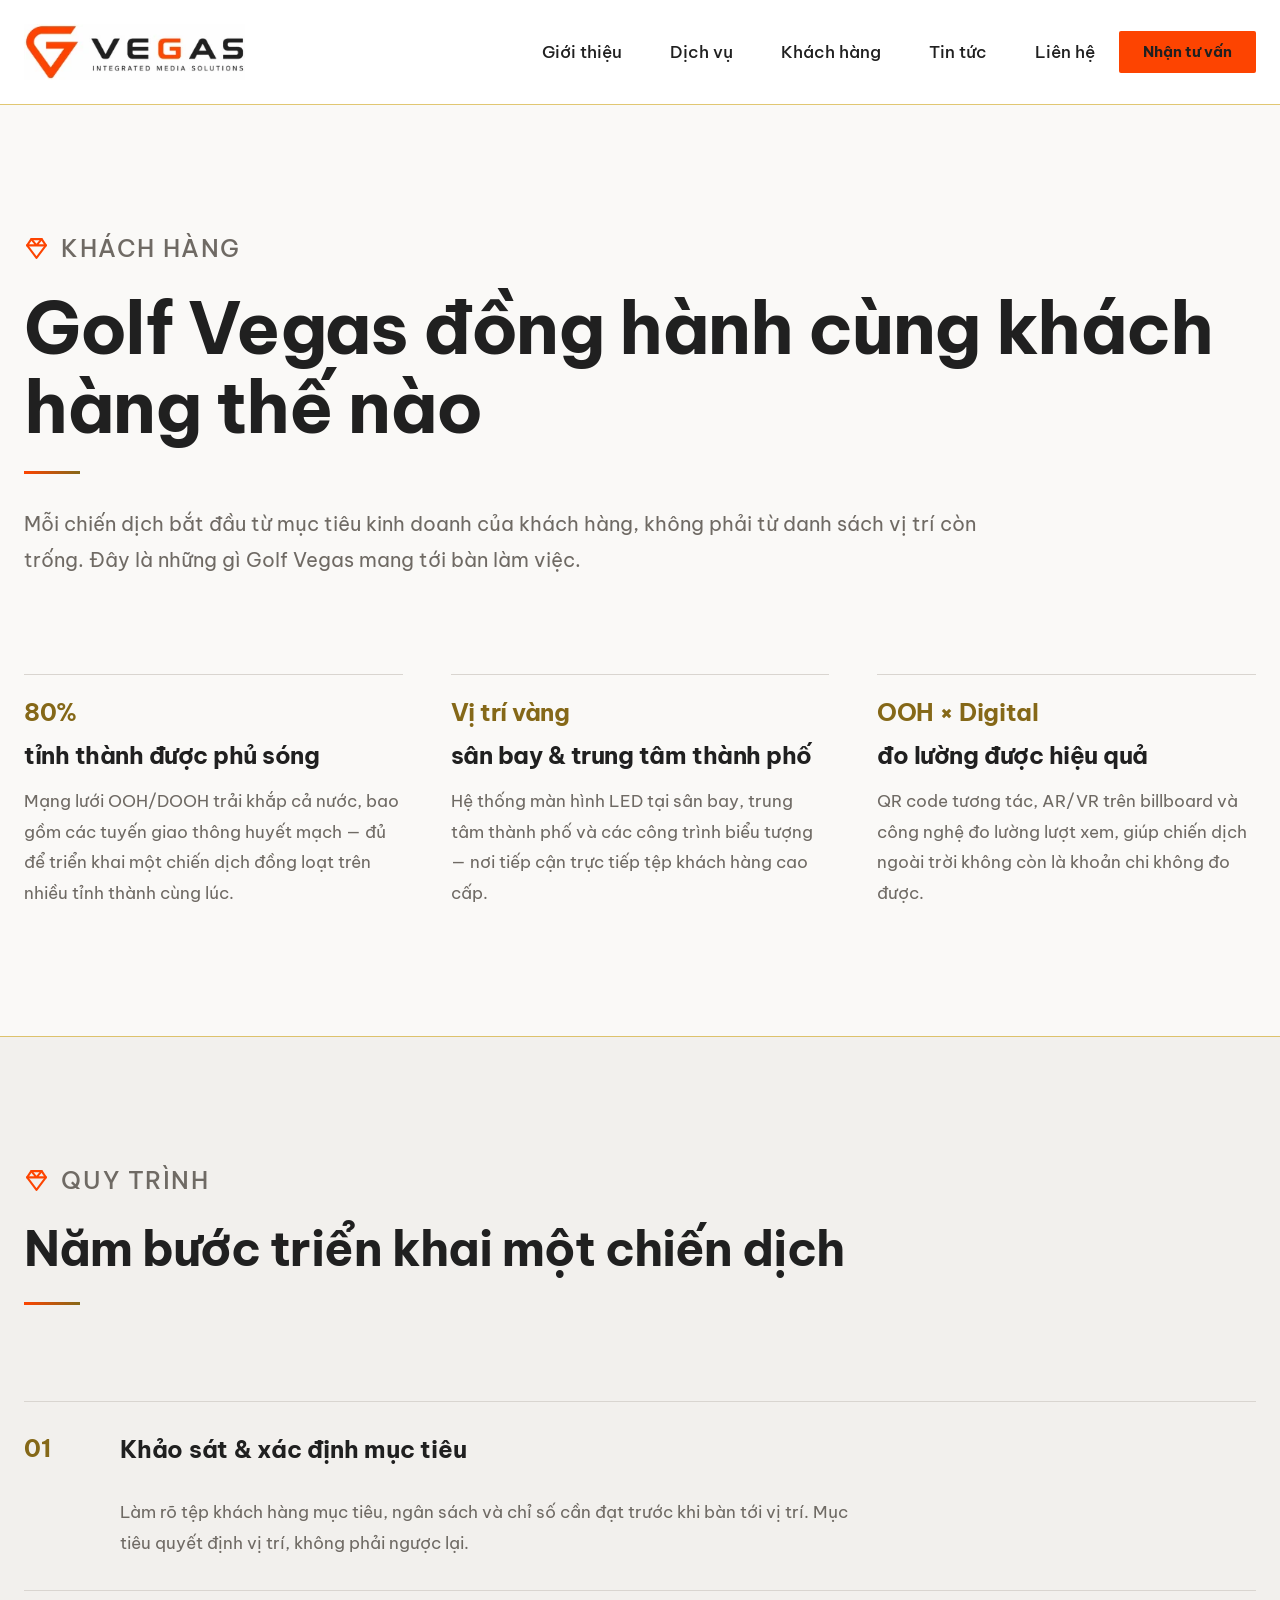
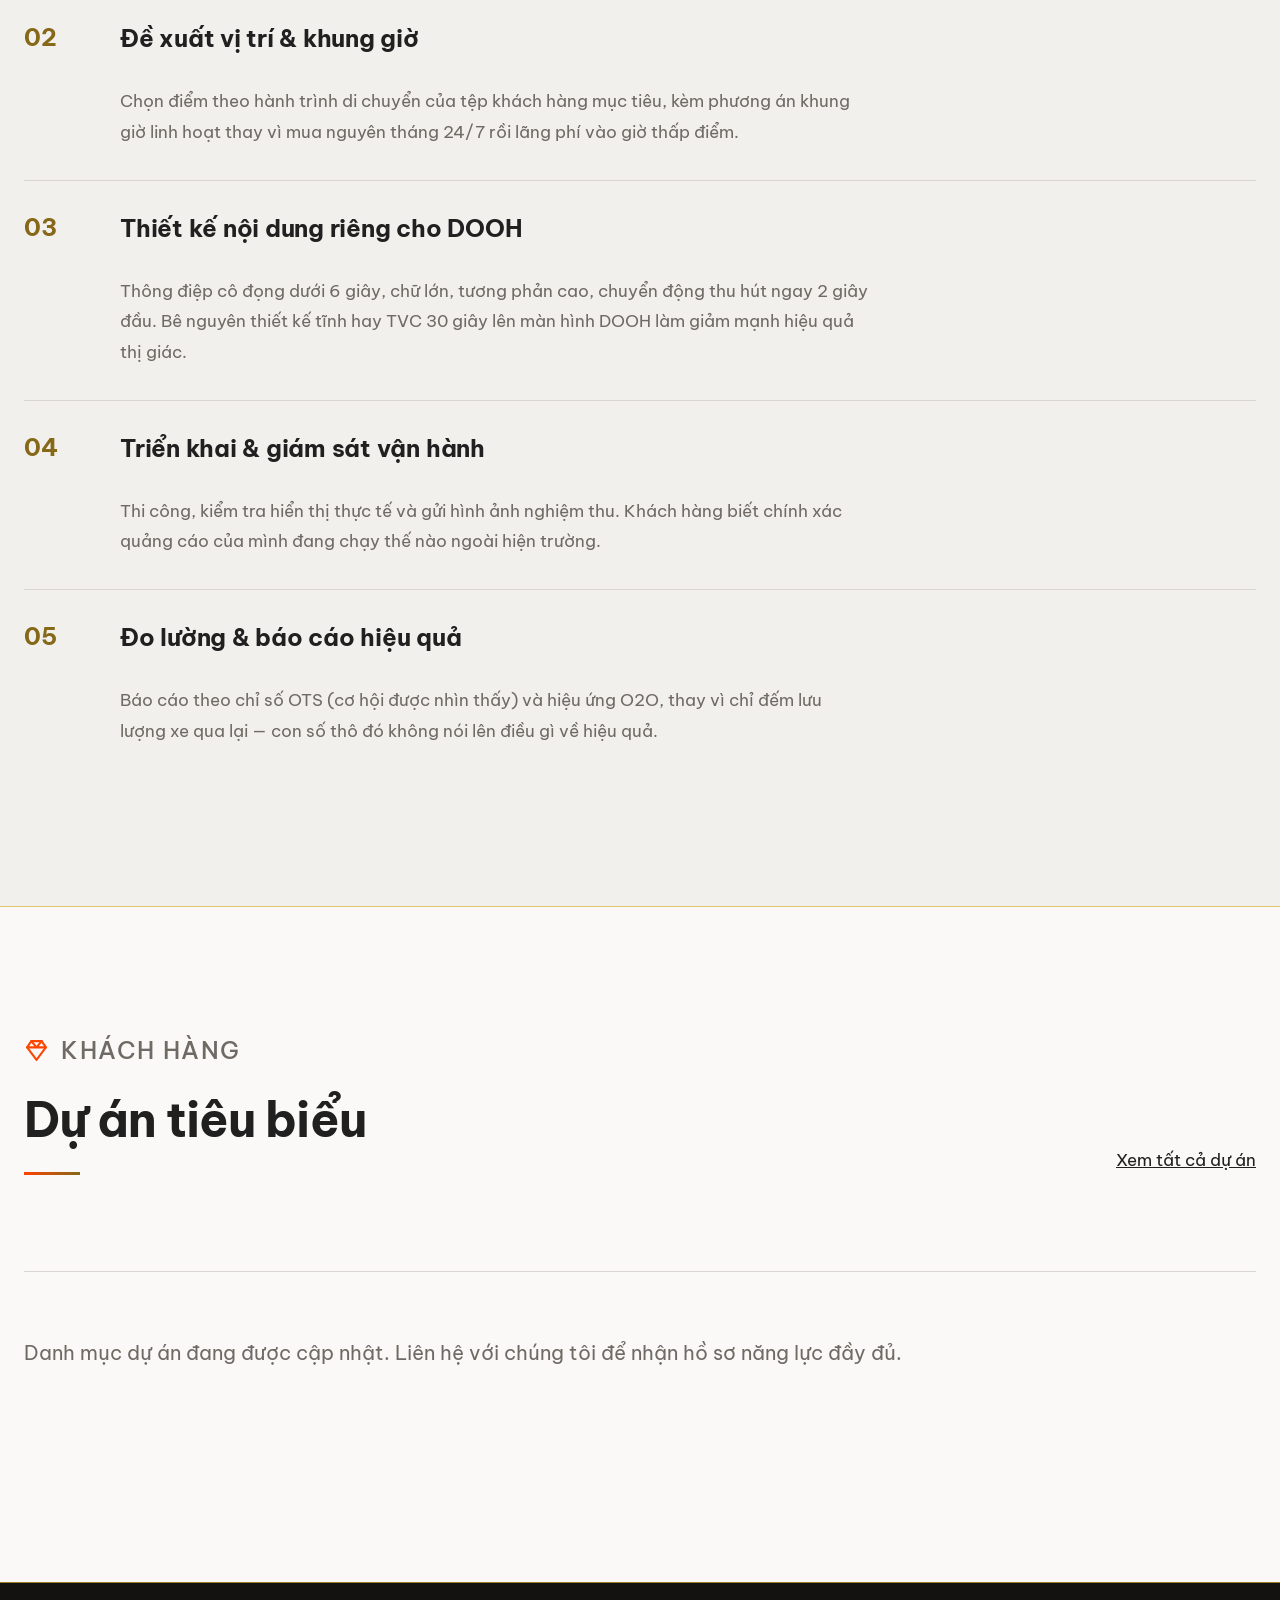
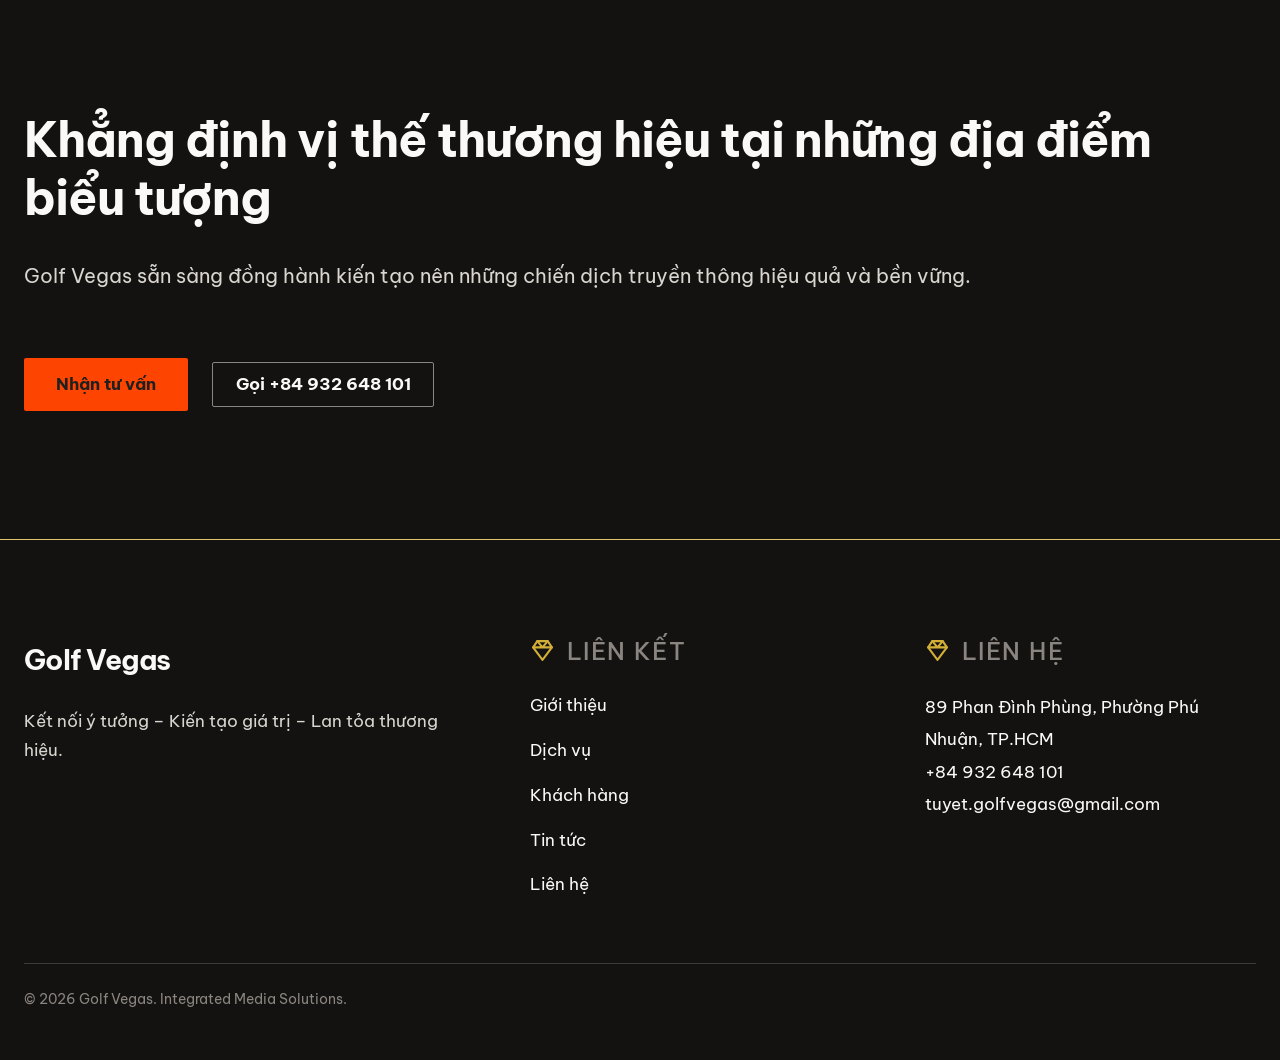
<file: khach-hang/index.html>
<!DOCTYPE html>
<html lang="en-US">
<head>
	<meta charset="UTF-8" />
	<meta name="viewport" content="width=device-width, initial-scale=1" />
<meta name='robots' content='max-image-preview:large' />
<link rel="preload" href="../wp-content/themes/golfvegas/assets/fonts/be-vietnam-pro-400-vietnamese.woff2" as="font" type="font/woff2" crossorigin>
<link rel="preload" href="../wp-content/themes/golfvegas/assets/fonts/be-vietnam-pro-400-latin.woff2" as="font" type="font/woff2" crossorigin>
<link rel="preload" href="../wp-content/themes/golfvegas/assets/fonts/be-vietnam-pro-700-vietnamese.woff2" as="font" type="font/woff2" crossorigin>
<link rel="preload" href="../wp-content/themes/golfvegas/assets/fonts/be-vietnam-pro-700-latin.woff2" as="font" type="font/woff2" crossorigin>
<title>Năng lực &#038; quy trình triển khai OOH | Golf Vegas</title>


<meta name="description" content="Năng lực mạng lưới OOH/DOOH phủ 80% tỉnh thành và quy trình 5 bước triển khai chiến dịch quảng cáo ngoài trời của Golf Vegas, từ khảo sát tới đo lường.">
<meta property="og:type" content="website">
<meta property="og:site_name" content="Golf Vegas">
<meta property="og:title" content="Năng lực &amp; quy trình triển khai OOH | Golf Vegas">
<meta property="og:url" content="https://ali33.github.io/golfvegas.vn_html/khach-hang/">
<meta property="og:locale" content="en_US">
<meta property="og:image" content="https://ali33.github.io/golfvegas.vn_html/wp-content/themes/golfvegas/assets/images/placeholder/hero-dooh-night.jpg">
<meta property="og:image:alt" content="Năng lực &amp; quy trình triển khai OOH | Golf Vegas">
<meta property="og:description" content="Năng lực mạng lưới OOH/DOOH phủ 80% tỉnh thành và quy trình 5 bước triển khai chiến dịch quảng cáo ngoài trời của Golf Vegas, từ khảo sát tới đo lường.">
<meta name="twitter:card" content="summary_large_image">
<meta name="twitter:title" content="Năng lực &amp; quy trình triển khai OOH | Golf Vegas">
<meta name="twitter:image" content="https://ali33.github.io/golfvegas.vn_html/wp-content/themes/golfvegas/assets/images/placeholder/hero-dooh-night.jpg">
<meta name="twitter:description" content="Năng lực mạng lưới OOH/DOOH phủ 80% tỉnh thành và quy trình 5 bước triển khai chiến dịch quảng cáo ngoài trời của Golf Vegas, từ khảo sát tới đo lường.">
<script type="application/ld+json">{"@context":"https://schema.org","@graph":[{"@type":"Organization","@id":"https://ali33.github.io/golfvegas.vn_html/#organization","name":"Golf Vegas","url":"https://ali33.github.io/golfvegas.vn_html/","slogan":"Kết nối ý tưởng – Kiến tạo giá trị – Lan tỏa thương hiệu","foundingDate":"2021","address":{"@type":"PostalAddress","streetAddress":"89 Phan Đình Phùng","addressLocality":"Phường Phú Nhuận","addressRegion":"TP.HCM","addressCountry":"VN"},"telephone":"+84932648101","email":"tuyet.golfvegas@gmail.com","logo":"https://ali33.github.io/golfvegas.vn_html/wp-content/uploads/2026/08/logo-horizontal.webp"},{"@type":"BreadcrumbList","itemListElement":[{"@type":"ListItem","position":1,"name":"Trang chủ","item":"https://ali33.github.io/golfvegas.vn_html/"},{"@type":"ListItem","position":2,"name":"Khách hàng","item":"https://ali33.github.io/golfvegas.vn_html/khach-hang/"}]}]}</script>


<style id="wp-img-auto-sizes-contain-inline-css">
img:is([sizes=auto i],[sizes^="auto," i]){contain-intrinsic-size:3000px 1500px}
/*# sourceURL=wp-img-auto-sizes-contain-inline-css */
</style>
<style id="wp-block-site-logo-inline-css">
.wp-block-site-logo{box-sizing:border-box;line-height:0}.wp-block-site-logo a{display:inline-block;line-height:0}.wp-block-site-logo.is-default-size img{height:auto;width:120px}.wp-block-site-logo img{height:auto;max-width:100%}.wp-block-site-logo a,.wp-block-site-logo img{border-radius:inherit}.wp-block-site-logo.aligncenter{margin-left:auto;margin-right:auto;text-align:center}:root :where(.wp-block-site-logo.is-style-rounded){border-radius:9999px}
/*# sourceURL=../wp-includes/blocks/site-logo/style.min.css */
</style>
<style id="wp-block-group-inline-css">
.wp-block-group{box-sizing:border-box}:where(.wp-block-group.wp-block-group-is-layout-constrained){position:relative}
/*# sourceURL=../wp-includes/blocks/group/style.min.css */
</style>
<style id="wp-block-group-theme-inline-css">
:where(.wp-block-group.has-background){padding:1.25em 2.375em}
/*# sourceURL=../wp-includes/blocks/group/theme.min.css */
</style>
<style id="wp-block-navigation-link-inline-css">
.wp-block-navigation .wp-block-navigation-item__label{overflow-wrap:break-word}.wp-block-navigation .wp-block-navigation-item__description{display:none}.link-ui-tools{outline:1px solid #f0f0f0;padding:8px}.link-ui-block-inserter{padding-top:8px}.link-ui-block-inserter__back{margin-left:8px;text-transform:uppercase}
/*# sourceURL=../wp-includes/blocks/navigation-link/style.min.css */
</style>
<style id="wp-block-navigation-inline-css">
.wp-block-navigation{position:relative}.wp-block-navigation ul{margin-bottom:0;margin-left:0;margin-top:0;padding-left:0}.wp-block-navigation ul,.wp-block-navigation ul li{list-style:none;padding:0}.wp-block-navigation .wp-block-navigation-item{align-items:center;background-color:inherit;display:flex;position:relative}.wp-block-navigation .wp-block-navigation-item .wp-block-navigation__submenu-container:empty{display:none}.wp-block-navigation .wp-block-navigation-item__content{display:block;z-index:1}.wp-block-navigation .wp-block-navigation-item__content.wp-block-navigation-item__content{color:inherit}.wp-block-navigation.has-text-decoration-underline .wp-block-navigation-item__content,.wp-block-navigation.has-text-decoration-underline .wp-block-navigation-item__content:active,.wp-block-navigation.has-text-decoration-underline .wp-block-navigation-item__content:focus{text-decoration:underline}.wp-block-navigation.has-text-decoration-line-through .wp-block-navigation-item__content,.wp-block-navigation.has-text-decoration-line-through .wp-block-navigation-item__content:active,.wp-block-navigation.has-text-decoration-line-through .wp-block-navigation-item__content:focus{text-decoration:line-through}.wp-block-navigation :where(a),.wp-block-navigation :where(a:active),.wp-block-navigation :where(a:focus){text-decoration:none}.wp-block-navigation .wp-block-navigation__submenu-icon{align-self:center;background-color:inherit;border:none;color:currentColor;display:inline-block;font-size:inherit;height:.6em;line-height:0;margin-left:.25em;padding:0;width:.6em}.wp-block-navigation .wp-block-navigation__submenu-icon svg{stroke:currentColor;display:inline-block;height:inherit;margin-top:.075em;width:inherit}.wp-block-navigation{--navigation-layout-justification-setting:flex-start;--navigation-layout-direction:row;--navigation-layout-wrap:wrap;--navigation-layout-justify:flex-start;--navigation-layout-align:center}.wp-block-navigation.is-vertical{--navigation-layout-direction:column;--navigation-layout-justify:initial;--navigation-layout-align:flex-start}.wp-block-navigation.no-wrap{--navigation-layout-wrap:nowrap}.wp-block-navigation.items-justified-center{--navigation-layout-justification-setting:center;--navigation-layout-justify:center}.wp-block-navigation.items-justified-center.is-vertical{--navigation-layout-align:center}.wp-block-navigation.items-justified-right{--navigation-layout-justification-setting:flex-end;--navigation-layout-justify:flex-end}.wp-block-navigation.items-justified-right.is-vertical{--navigation-layout-align:flex-end}.wp-block-navigation.items-justified-space-between{--navigation-layout-justification-setting:space-between;--navigation-layout-justify:space-between}.wp-block-navigation .has-child .wp-block-navigation__submenu-container{align-items:normal;background-color:inherit;color:inherit;display:flex;flex-direction:column;opacity:0;position:absolute;z-index:2}@media not (prefers-reduced-motion){.wp-block-navigation .has-child .wp-block-navigation__submenu-container{transition:opacity .1s linear}}.wp-block-navigation .has-child .wp-block-navigation__submenu-container{height:0;overflow:hidden;visibility:hidden;width:0}.wp-block-navigation .has-child .wp-block-navigation__submenu-container>.wp-block-navigation-item>.wp-block-navigation-item__content{display:flex;flex-grow:1;padding:.5em 1em}.wp-block-navigation .has-child .wp-block-navigation__submenu-container>.wp-block-navigation-item>.wp-block-navigation-item__content .wp-block-navigation__submenu-icon{margin-left:auto;margin-right:0}.wp-block-navigation .has-child .wp-block-navigation__submenu-container .wp-block-navigation-item__content{margin:0}.wp-block-navigation .has-child .wp-block-navigation__submenu-container{left:-1px;top:100%}@media (min-width:782px){.wp-block-navigation .has-child .wp-block-navigation__submenu-container .wp-block-navigation__submenu-container{left:100%;top:-1px}.wp-block-navigation .has-child .wp-block-navigation__submenu-container .wp-block-navigation__submenu-container:before{background:#0000;content:"";display:block;height:100%;position:absolute;right:100%;width:.5em}.wp-block-navigation .has-child .wp-block-navigation__submenu-container .wp-block-navigation__submenu-icon{margin-right:.25em}.wp-block-navigation .has-child .wp-block-navigation__submenu-container .wp-block-navigation__submenu-icon svg{transform:rotate(-90deg)}}@media (hover:hover){.wp-block-navigation .has-child:not(.open-on-click):hover>.wp-block-navigation__submenu-container{height:auto;min-width:200px;opacity:1;overflow:visible;visibility:visible;width:auto}}.wp-block-navigation .has-child .wp-block-navigation-submenu__toggle[aria-expanded=true]~.wp-block-navigation__submenu-container,.wp-block-navigation .has-child:not(.open-on-click):not(.open-on-hover-click):focus-within>.wp-block-navigation__submenu-container{height:auto;min-width:200px;opacity:1;overflow:visible;visibility:visible;width:auto}.wp-block-navigation .has-child.open-always{align-items:var(--navigation-layout-align,initial);flex-direction:var(--navigation-layout-direction,initial);flex-wrap:var(--navigation-layout-wrap,wrap);gap:var(--wp--style--block-gap,2em)}.wp-block-navigation .has-child.open-always,.wp-block-navigation .has-child.open-always .wp-block-navigation-item{justify-content:var(--navigation-layout-justify,initial)}.wp-block-navigation .has-child.open-always .wp-block-navigation__submenu-container,.wp-block-navigation .has-child.open-always.wp-block-navigation-submenu{gap:var(--wp--style--block-gap,2em)}.wp-block-navigation .has-child.open-always .wp-block-navigation-item,.wp-block-navigation .has-child.open-always .wp-block-navigation__submenu-container,.wp-block-navigation .has-child.open-always.wp-block-navigation-submenu{padding-bottom:0;padding-top:0}.wp-block-navigation .has-child.open-always .wp-block-navigation__submenu-container{padding-left:var(--wp--style--block-gap,2em);padding-right:var(--wp--style--block-gap,2em)}.wp-block-navigation .has-child.open-always .wp-block-navigation__submenu-container .wp-block-navigation-item__content{padding:0}.wp-block-navigation .has-child.open-always .wp-block-navigation__submenu-container>.wp-block-navigation-item>.wp-block-navigation-item__content,.wp-block-navigation .has-child.open-always>.wp-block-navigation-item__content{flex-grow:0}.wp-block-navigation .has-child.open-always>.wp-block-navigation__submenu-container{background-color:initial;border:none;color:inherit;flex-basis:100%;height:auto;opacity:1;overflow:visible;position:static;visibility:visible;width:auto}.wp-block-navigation.has-background .has-child .wp-block-navigation__submenu-container{left:0;top:100%}@media (min-width:782px){.wp-block-navigation.has-background .has-child .wp-block-navigation__submenu-container .wp-block-navigation__submenu-container{left:100%;top:0}}.wp-block-navigation-submenu{display:flex;position:relative}.wp-block-navigation-submenu .wp-block-navigation__submenu-icon svg{stroke:currentColor}button.wp-block-navigation-item__content{background-color:initial;border:none;color:currentColor;font-family:inherit;font-size:inherit;font-style:inherit;font-weight:inherit;letter-spacing:inherit;line-height:inherit;text-align:left;text-transform:inherit}.wp-block-navigation-submenu__toggle{cursor:pointer}.wp-block-navigation-submenu__toggle[aria-expanded=true]+.wp-block-navigation__submenu-icon>svg,.wp-block-navigation-submenu__toggle[aria-expanded=true]>svg{transform:rotate(180deg)}.wp-block-navigation-item.open-on-click .wp-block-navigation-submenu__toggle{padding-left:0;padding-right:.85em}.wp-block-navigation-item.open-on-click .wp-block-navigation-submenu__toggle+.wp-block-navigation__submenu-icon{margin-left:-.6em;pointer-events:none}.wp-block-navigation-item.open-on-click button.wp-block-navigation-item__content:not(.wp-block-navigation-submenu__toggle){padding:0}.wp-block-navigation .wp-block-page-list,.wp-block-navigation__container,.wp-block-navigation__responsive-close,.wp-block-navigation__responsive-container,.wp-block-navigation__responsive-container-content,.wp-block-navigation__responsive-dialog{gap:inherit}:where(.wp-block-navigation.has-background .wp-block-navigation-item a:not(.wp-element-button)),:where(.wp-block-navigation.has-background .wp-block-navigation-submenu a:not(.wp-element-button)){padding:.5em 1em}:where(.wp-block-navigation .wp-block-navigation__submenu-container .wp-block-navigation-item a:not(.wp-element-button)),:where(.wp-block-navigation .wp-block-navigation__submenu-container .wp-block-navigation-submenu a:not(.wp-element-button)),:where(.wp-block-navigation .wp-block-navigation__submenu-container .wp-block-navigation-submenu button.wp-block-navigation-item__content),:where(.wp-block-navigation .wp-block-navigation__submenu-container .wp-block-pages-list__item button.wp-block-navigation-item__content){padding:.5em 1em}.wp-block-navigation.items-justified-right .wp-block-navigation__container .has-child .wp-block-navigation__submenu-container,.wp-block-navigation.items-justified-right .wp-block-page-list>.has-child .wp-block-navigation__submenu-container,.wp-block-navigation.items-justified-space-between .wp-block-page-list>.has-child:last-child .wp-block-navigation__submenu-container,.wp-block-navigation.items-justified-space-between>.wp-block-navigation__container>.has-child:last-child .wp-block-navigation__submenu-container{left:auto;right:0}.wp-block-navigation.items-justified-right .wp-block-navigation__container .has-child .wp-block-navigation__submenu-container .wp-block-navigation__submenu-container,.wp-block-navigation.items-justified-right .wp-block-page-list>.has-child .wp-block-navigation__submenu-container .wp-block-navigation__submenu-container,.wp-block-navigation.items-justified-space-between .wp-block-page-list>.has-child:last-child .wp-block-navigation__submenu-container .wp-block-navigation__submenu-container,.wp-block-navigation.items-justified-space-between>.wp-block-navigation__container>.has-child:last-child .wp-block-navigation__submenu-container .wp-block-navigation__submenu-container{left:-1px;right:-1px}@media (min-width:782px){.wp-block-navigation.items-justified-right .wp-block-navigation__container .has-child .wp-block-navigation__submenu-container .wp-block-navigation__submenu-container,.wp-block-navigation.items-justified-right .wp-block-page-list>.has-child .wp-block-navigation__submenu-container .wp-block-navigation__submenu-container,.wp-block-navigation.items-justified-space-between .wp-block-page-list>.has-child:last-child .wp-block-navigation__submenu-container .wp-block-navigation__submenu-container,.wp-block-navigation.items-justified-space-between>.wp-block-navigation__container>.has-child:last-child .wp-block-navigation__submenu-container .wp-block-navigation__submenu-container{left:auto;right:100%}}.wp-block-navigation:not(.has-background) .wp-block-navigation__submenu-container{background-color:#fff;border:1px solid #00000026}.wp-block-navigation.has-background .wp-block-navigation__submenu-container{background-color:inherit}.wp-block-navigation:not(.has-text-color) .wp-block-navigation__submenu-container{color:#000}.wp-block-navigation__container{align-items:var(--navigation-layout-align,initial);display:flex;flex-direction:var(--navigation-layout-direction,initial);flex-wrap:var(--navigation-layout-wrap,wrap);justify-content:var(--navigation-layout-justify,initial);list-style:none;margin:0;padding-left:0}.wp-block-navigation__container .is-responsive{display:none}.wp-block-navigation__container:only-child,.wp-block-page-list:only-child{flex-grow:1}@keyframes overlay-menu__fade-in-animation{0%{opacity:0;transform:translateY(.5em)}to{opacity:1;transform:translateY(0)}}.wp-block-navigation__responsive-container{bottom:0;display:none;left:0;position:fixed;right:0;top:0}.wp-block-navigation__responsive-container :where(.wp-block-navigation-item a){color:inherit}.wp-block-navigation__responsive-container .wp-block-navigation__responsive-container-content{align-items:var(--navigation-layout-align,initial);display:flex;flex-direction:var(--navigation-layout-direction,initial);flex-wrap:var(--navigation-layout-wrap,wrap);justify-content:var(--navigation-layout-justify,initial)}.wp-block-navigation__responsive-container:not(.is-menu-open.is-menu-open){background-color:inherit!important;color:inherit!important}.wp-block-navigation__responsive-container.is-menu-open{background-color:inherit;display:flex;flex-direction:column}@media not (prefers-reduced-motion){.wp-block-navigation__responsive-container.is-menu-open{animation:overlay-menu__fade-in-animation .1s ease-out;animation-fill-mode:forwards}}.wp-block-navigation__responsive-container.is-menu-open:not(.disable-default-overlay){padding:clamp(1rem,var(--wp--style--root--padding-top),20rem) clamp(1rem,var(--wp--style--root--padding-right),20rem) clamp(1rem,var(--wp--style--root--padding-bottom),20rem) clamp(1rem,var(--wp--style--root--padding-left),20rem)}.wp-block-navigation__responsive-container.is-menu-open{overflow:auto;z-index:100000}.wp-block-navigation__responsive-container.is-menu-open:not(.disable-default-overlay) .wp-block-navigation__responsive-container-content{padding-top:calc(2rem + 24px)}.wp-block-navigation__responsive-container.is-menu-open:where(:not(.disable-default-overlay)) .wp-block-navigation__responsive-container-content{align-items:var(--navigation-layout-justification-setting,inherit);display:flex;flex-direction:column;flex-wrap:nowrap;overflow:visible}.wp-block-navigation__responsive-container.is-menu-open:where(:not(.disable-default-overlay)) .wp-block-navigation__responsive-container-content,.wp-block-navigation__responsive-container.is-menu-open:where(:not(.disable-default-overlay)) .wp-block-navigation__responsive-container-content .wp-block-navigation__container,.wp-block-navigation__responsive-container.is-menu-open:where(:not(.disable-default-overlay)) .wp-block-navigation__responsive-container-content .wp-block-page-list{justify-content:flex-start}.wp-block-navigation__responsive-container.is-menu-open:where(:not(.disable-default-overlay)) .wp-block-navigation__responsive-container-content .wp-block-navigation__submenu-icon{display:none}.wp-block-navigation__responsive-container.is-menu-open:where(:not(.disable-default-overlay)) .wp-block-navigation__responsive-container-content .has-child .wp-block-navigation__submenu-container{border:none;height:auto;min-width:200px;opacity:1;overflow:initial;padding-left:2rem;padding-right:2rem;position:static;visibility:visible;width:auto}.wp-block-navigation__responsive-container.is-menu-open:where(:not(.disable-default-overlay)) .wp-block-navigation__responsive-container-content .wp-block-navigation__container,.wp-block-navigation__responsive-container.is-menu-open:where(:not(.disable-default-overlay)) .wp-block-navigation__responsive-container-content .wp-block-navigation__submenu-container{gap:inherit}.wp-block-navigation__responsive-container.is-menu-open:where(:not(.disable-default-overlay)) .wp-block-navigation__responsive-container-content .wp-block-navigation__submenu-container{padding-top:var(--wp--style--block-gap,2em)}.wp-block-navigation__responsive-container.is-menu-open:where(:not(.disable-default-overlay)) .wp-block-navigation__responsive-container-content .wp-block-navigation-item__content{padding:0}.wp-block-navigation__responsive-container.is-menu-open:where(:not(.disable-default-overlay)) .wp-block-navigation__responsive-container-content .wp-block-navigation-item,.wp-block-navigation__responsive-container.is-menu-open:where(:not(.disable-default-overlay)) .wp-block-navigation__responsive-container-content .wp-block-navigation__container,.wp-block-navigation__responsive-container.is-menu-open:where(:not(.disable-default-overlay)) .wp-block-navigation__responsive-container-content .wp-block-page-list{align-items:var(--navigation-layout-justification-setting,initial);display:flex;flex-direction:column}.wp-block-navigation__responsive-container.is-menu-open:where(:not(.disable-default-overlay)) .wp-block-navigation-item,.wp-block-navigation__responsive-container.is-menu-open:where(:not(.disable-default-overlay)) .wp-block-navigation-item .wp-block-navigation__submenu-container,.wp-block-navigation__responsive-container.is-menu-open:where(:not(.disable-default-overlay)) .wp-block-navigation__container,.wp-block-navigation__responsive-container.is-menu-open:where(:not(.disable-default-overlay)) .wp-block-page-list{background:#0000!important;color:inherit!important}.wp-block-navigation__responsive-container.is-menu-open:where(:not(.disable-default-overlay)) .wp-block-navigation__submenu-container.wp-block-navigation__submenu-container.wp-block-navigation__submenu-container.wp-block-navigation__submenu-container{left:auto;right:auto}.wp-block-navigation__responsive-container.disable-default-overlay .wp-block-navigation__overlay-container{display:none;width:100%}.wp-block-navigation__responsive-container.disable-default-overlay .wp-block-navigation__responsive-close{max-width:none}.wp-block-navigation__responsive-container.disable-default-overlay.is-menu-open .wp-block-navigation__responsive-container-content>:not(.wp-block-navigation__overlay-container){display:none}.wp-block-navigation__responsive-container.disable-default-overlay.is-menu-open .wp-block-navigation__responsive-container-content .wp-block-navigation__overlay-container{display:block}.wp-block-navigation__responsive-container.disable-default-overlay.is-menu-open .wp-block-navigation__responsive-container-content .wp-block-navigation__overlay-container .wp-block-navigation__submenu-container{left:0;right:auto}@media (min-width:600px){.wp-block-navigation__responsive-container:not(.hidden-by-default):not(.is-menu-open){background-color:inherit;display:block;position:relative;width:100%;z-index:auto}.wp-block-navigation__responsive-container:not(.hidden-by-default):not(.is-menu-open) .wp-block-navigation__responsive-container-close{display:none}.wp-block-navigation__responsive-container.is-menu-open .wp-block-navigation__submenu-container.wp-block-navigation__submenu-container.wp-block-navigation__submenu-container.wp-block-navigation__submenu-container{left:0}}.wp-block-navigation:not(.has-background) .wp-block-navigation__responsive-container.is-menu-open:not(.disable-default-overlay){background-color:#fff}.wp-block-navigation:not(.has-text-color) .wp-block-navigation__responsive-container.is-menu-open:not(.disable-default-overlay){color:#000}.wp-block-navigation__toggle_button_label{font-size:1rem;font-weight:700}.wp-block-navigation__responsive-container-close,.wp-block-navigation__responsive-container-open{background:#0000;border:none;color:currentColor;cursor:pointer;margin:0;padding:0;text-transform:inherit;vertical-align:middle}.wp-block-navigation__responsive-container-close svg,.wp-block-navigation__responsive-container-open svg{fill:currentColor;display:block;height:24px;pointer-events:none;width:24px}.wp-block-navigation__responsive-container-open{display:flex}.wp-block-navigation__responsive-container-open.wp-block-navigation__responsive-container-open.wp-block-navigation__responsive-container-open{font-family:inherit;font-size:inherit;font-weight:inherit}@media (min-width:600px){.wp-block-navigation__responsive-container-open:not(.always-shown){display:none}}.wp-block-navigation__responsive-container-close{position:absolute;right:0;top:0;z-index:2}.wp-block-navigation__responsive-container-close.wp-block-navigation__responsive-container-close.wp-block-navigation__responsive-container-close{font-family:inherit;font-size:inherit;font-weight:inherit}.disable-default-overlay .wp-block-navigation__responsive-container-close{right:clamp(1rem,var(--wp--style--root--padding-left),20rem);top:clamp(1rem,var(--wp--style--root--padding-left),20rem)}.wp-block-navigation__responsive-close{width:100%}.has-modal-open .wp-block-navigation__responsive-close{margin-left:auto;margin-right:auto;max-width:var(--wp--style--global--wide-size,100%)}.wp-block-navigation__responsive-close:focus{outline:none}.is-menu-open .wp-block-navigation__responsive-close,.is-menu-open .wp-block-navigation__responsive-container-content,.is-menu-open .wp-block-navigation__responsive-dialog{box-sizing:border-box}.wp-block-navigation__responsive-dialog{position:relative}.has-modal-open .admin-bar .is-menu-open:where(:not(.disable-default-overlay)) .wp-block-navigation__responsive-dialog{margin-top:46px}@media (min-width:782px){.has-modal-open .admin-bar .is-menu-open:where(:not(.disable-default-overlay)) .wp-block-navigation__responsive-dialog{margin-top:32px}}html.has-modal-open{overflow:hidden}
/*# sourceURL=../wp-includes/blocks/navigation/style.min.css */
</style>
<style id="wp-block-button-inline-css">
.wp-block-button__link{align-content:center;box-sizing:border-box;cursor:pointer;display:inline-block;height:100%;text-align:center;word-break:break-word}.wp-block-button__link.aligncenter{text-align:center}.wp-block-button__link.alignright{text-align:right}:where(.wp-block-button__link){border-radius:9999px;box-shadow:none;padding:calc(.667em + 2px) calc(1.333em + 2px);text-decoration:none}.wp-block-button[style*=text-decoration] .wp-block-button__link{text-decoration:inherit}.wp-block-buttons>.wp-block-button.has-custom-width{max-width:none}.wp-block-buttons>.wp-block-button.has-custom-width .wp-block-button__link{width:100%}.wp-block-buttons>.wp-block-button.has-custom-font-size .wp-block-button__link{font-size:inherit}.wp-block-buttons>.wp-block-button.wp-block-button__width-25{width:calc(25% - var(--wp--style--block-gap, .5em)*.75)}.wp-block-buttons>.wp-block-button.wp-block-button__width-50{width:calc(50% - var(--wp--style--block-gap, .5em)*.5)}.wp-block-buttons>.wp-block-button.wp-block-button__width-75{width:calc(75% - var(--wp--style--block-gap, .5em)*.25)}.wp-block-buttons>.wp-block-button.wp-block-button__width-100{flex-basis:100%;width:100%}.wp-block-buttons.is-vertical>.wp-block-button.wp-block-button__width-25{width:25%}.wp-block-buttons.is-vertical>.wp-block-button.wp-block-button__width-50{width:50%}.wp-block-buttons.is-vertical>.wp-block-button.wp-block-button__width-75{width:75%}.wp-block-button.is-style-squared,.wp-block-button__link.wp-block-button.is-style-squared{border-radius:0}.wp-block-button.no-border-radius,.wp-block-button__link.no-border-radius{border-radius:0!important}:root :where(.wp-block-button .wp-block-button__link.is-style-outline),:root :where(.wp-block-button.is-style-outline>.wp-block-button__link){border:2px solid;padding:.667em 1.333em}:root :where(.wp-block-button .wp-block-button__link.is-style-outline:not(.has-text-color)),:root :where(.wp-block-button.is-style-outline>.wp-block-button__link:not(.has-text-color)){color:currentColor}:root :where(.wp-block-button .wp-block-button__link.is-style-outline:not(.has-background)),:root :where(.wp-block-button.is-style-outline>.wp-block-button__link:not(.has-background)){background-color:initial;background-image:none}
/*# sourceURL=../wp-includes/blocks/button/style.min.css */
</style>
<style id="wp-block-buttons-inline-css">
.wp-block-buttons{box-sizing:border-box}.wp-block-buttons.is-vertical{flex-direction:column}.wp-block-buttons.is-vertical>.wp-block-button:last-child{margin-bottom:0}.wp-block-buttons>.wp-block-button{display:inline-block;margin:0}.wp-block-buttons.is-content-justification-left{justify-content:flex-start}.wp-block-buttons.is-content-justification-left.is-vertical{align-items:flex-start}.wp-block-buttons.is-content-justification-center{justify-content:center}.wp-block-buttons.is-content-justification-center.is-vertical{align-items:center}.wp-block-buttons.is-content-justification-right{justify-content:flex-end}.wp-block-buttons.is-content-justification-right.is-vertical{align-items:flex-end}.wp-block-buttons.is-content-justification-space-between{justify-content:space-between}.wp-block-buttons.aligncenter{text-align:center}.wp-block-buttons:not(.is-content-justification-space-between,.is-content-justification-right,.is-content-justification-left,.is-content-justification-center) .wp-block-button.aligncenter{margin-left:auto;margin-right:auto;width:100%}.wp-block-buttons[style*=text-decoration] .wp-block-button,.wp-block-buttons[style*=text-decoration] .wp-block-button__link{text-decoration:inherit}.wp-block-buttons.has-custom-font-size .wp-block-button__link{font-size:inherit}.wp-block-buttons .wp-block-button__link{width:100%}.wp-block-button.aligncenter{text-align:center}
/*# sourceURL=../wp-includes/blocks/buttons/style.min.css */
</style>
<style id="wp-block-template-part-theme-inline-css">
:root :where(.wp-block-template-part.has-background){margin-bottom:0;margin-top:0;padding:1.25em 2.375em}
/*# sourceURL=../wp-includes/blocks/template-part/theme.min.css */
</style>
<style id="wp-block-paragraph-inline-css">
.is-small-text{font-size:.875em}.is-regular-text{font-size:1em}.is-large-text{font-size:2.25em}.is-larger-text{font-size:3em}.has-drop-cap:not(:focus):first-letter{float:left;font-size:8.4em;font-style:normal;font-weight:100;line-height:.68;margin:.05em .1em 0 0;text-transform:uppercase}body.rtl .has-drop-cap:not(:focus):first-letter{float:none;margin-left:.1em}p.has-drop-cap.has-background{overflow:hidden}:root :where(p.has-background){padding:1.25em 2.375em}:where(p.has-text-color:not(.has-link-color)) a{color:inherit}p.has-text-align-left[style*="writing-mode:vertical-lr"],p.has-text-align-right[style*="writing-mode:vertical-rl"]{rotate:180deg}
/*# sourceURL=../wp-includes/blocks/paragraph/style.min.css */
</style>
<style id="wp-block-heading-inline-css">
h1:where(.wp-block-heading).has-background,h2:where(.wp-block-heading).has-background,h3:where(.wp-block-heading).has-background,h4:where(.wp-block-heading).has-background,h5:where(.wp-block-heading).has-background,h6:where(.wp-block-heading).has-background{padding:1.25em 2.375em}h1.has-text-align-left[style*=writing-mode]:where([style*=vertical-lr]),h1.has-text-align-right[style*=writing-mode]:where([style*=vertical-rl]),h2.has-text-align-left[style*=writing-mode]:where([style*=vertical-lr]),h2.has-text-align-right[style*=writing-mode]:where([style*=vertical-rl]),h3.has-text-align-left[style*=writing-mode]:where([style*=vertical-lr]),h3.has-text-align-right[style*=writing-mode]:where([style*=vertical-rl]),h4.has-text-align-left[style*=writing-mode]:where([style*=vertical-lr]),h4.has-text-align-right[style*=writing-mode]:where([style*=vertical-rl]),h5.has-text-align-left[style*=writing-mode]:where([style*=vertical-lr]),h5.has-text-align-right[style*=writing-mode]:where([style*=vertical-rl]),h6.has-text-align-left[style*=writing-mode]:where([style*=vertical-lr]),h6.has-text-align-right[style*=writing-mode]:where([style*=vertical-rl]){rotate:180deg}
/*# sourceURL=../wp-includes/blocks/heading/style.min.css */
</style>
<style id="wp-block-post-content-inline-css">
.wp-block-post-content{display:flow-root}
/*# sourceURL=../wp-includes/blocks/post-content/style.min.css */
</style>
<style id="wp-block-site-title-inline-css">
.wp-block-site-title{box-sizing:border-box}.wp-block-site-title :where(a){color:inherit;font-family:inherit;font-size:inherit;font-style:inherit;font-weight:inherit;letter-spacing:inherit;line-height:inherit;text-decoration:inherit}
/*# sourceURL=../wp-includes/blocks/site-title/style.min.css */
</style>
<style id="wp-block-columns-inline-css">
.wp-block-columns{box-sizing:border-box;display:flex;flex-wrap:wrap!important}@media (min-width:782px){.wp-block-columns{flex-wrap:nowrap!important}}.wp-block-columns{align-items:normal!important}.wp-block-columns.are-vertically-aligned-top{align-items:flex-start}.wp-block-columns.are-vertically-aligned-center{align-items:center}.wp-block-columns.are-vertically-aligned-bottom{align-items:flex-end}@media (max-width:781px){.wp-block-columns:not(.is-not-stacked-on-mobile)>.wp-block-column{flex-basis:100%!important}}@media (min-width:782px){.wp-block-columns:not(.is-not-stacked-on-mobile)>.wp-block-column{flex-basis:0;flex-grow:1}.wp-block-columns:not(.is-not-stacked-on-mobile)>.wp-block-column[style*=flex-basis]{flex-grow:0}}.wp-block-columns.is-not-stacked-on-mobile{flex-wrap:nowrap!important}.wp-block-columns.is-not-stacked-on-mobile>.wp-block-column{flex-basis:0;flex-grow:1}.wp-block-columns.is-not-stacked-on-mobile>.wp-block-column[style*=flex-basis]{flex-grow:0}:where(.wp-block-columns){margin-bottom:1.75em}:where(.wp-block-columns.has-background){padding:1.25em 2.375em}.wp-block-column{flex-grow:1;min-width:0;overflow-wrap:break-word;word-break:break-word}.wp-block-column.is-vertically-aligned-top{align-self:flex-start}.wp-block-column.is-vertically-aligned-center{align-self:center}.wp-block-column.is-vertically-aligned-bottom{align-self:flex-end}.wp-block-column.is-vertically-aligned-stretch{align-self:stretch}.wp-block-column.is-vertically-aligned-bottom,.wp-block-column.is-vertically-aligned-center,.wp-block-column.is-vertically-aligned-top{width:100%}
/*# sourceURL=../wp-includes/blocks/columns/style.min.css */
</style>
<style id="wp-block-separator-inline-css">
@charset "UTF-8";.wp-block-separator{border:none;border-top:2px solid}:root :where(.wp-block-separator.is-style-dots){height:auto;line-height:1;text-align:center}:root :where(.wp-block-separator.is-style-dots):before{color:currentColor;content:"···";font-family:serif;font-size:1.5em;letter-spacing:2em;padding-left:2em}.wp-block-separator.is-style-dots{background:none!important;border:none!important}
/*# sourceURL=../wp-includes/blocks/separator/style.min.css */
</style>
<style id="wp-block-separator-theme-inline-css">
.wp-block-separator.has-css-opacity{opacity:.4}.wp-block-separator{border:none;border-bottom:2px solid;margin-left:auto;margin-right:auto}.wp-block-separator.has-alpha-channel-opacity{opacity:1}.wp-block-separator:not(.is-style-wide):not(.is-style-dots){width:100px}.wp-block-separator.has-background:not(.is-style-dots){border-bottom:none;height:1px}.wp-block-separator.has-background:not(.is-style-wide):not(.is-style-dots){height:2px}
/*# sourceURL=../wp-includes/blocks/separator/theme.min.css */
</style>
<style id="wp-block-library-inline-css">
:root{--wp-block-synced-color:#7a00df;--wp-block-synced-color--rgb:122,0,223;--wp-bound-block-color:var(--wp-block-synced-color);--wp-editor-canvas-background:#ddd;--wp-admin-theme-color:#007cba;--wp-admin-theme-color--rgb:0,124,186;--wp-admin-theme-color-darker-10:#006ba1;--wp-admin-theme-color-darker-10--rgb:0,107,160.5;--wp-admin-theme-color-darker-20:#005a87;--wp-admin-theme-color-darker-20--rgb:0,90,135;--wp-admin-border-width-focus:2px}@media (min-resolution:192dpi){:root{--wp-admin-border-width-focus:1.5px}}.wp-element-button{cursor:pointer}:root .has-very-light-gray-background-color{background-color:#eee}:root .has-very-dark-gray-background-color{background-color:#313131}:root .has-very-light-gray-color{color:#eee}:root .has-very-dark-gray-color{color:#313131}:root .has-vivid-green-cyan-to-vivid-cyan-blue-gradient-background{background:linear-gradient(135deg,#00d084,#0693e3)}:root .has-purple-crush-gradient-background{background:linear-gradient(135deg,#34e2e4,#4721fb 50%,#ab1dfe)}:root .has-hazy-dawn-gradient-background{background:linear-gradient(135deg,#faaca8,#dad0ec)}:root .has-subdued-olive-gradient-background{background:linear-gradient(135deg,#fafae1,#67a671)}:root .has-atomic-cream-gradient-background{background:linear-gradient(135deg,#fdd79a,#004a59)}:root .has-nightshade-gradient-background{background:linear-gradient(135deg,#330968,#31cdcf)}:root .has-midnight-gradient-background{background:linear-gradient(135deg,#020381,#2874fc)}:root{--wp--preset--font-size--normal:16px;--wp--preset--font-size--huge:42px}.has-regular-font-size{font-size:1em}.has-larger-font-size{font-size:2.625em}.has-normal-font-size{font-size:var(--wp--preset--font-size--normal)}.has-huge-font-size{font-size:var(--wp--preset--font-size--huge)}:root .has-text-align-center{text-align:center}:root .has-text-align-left{text-align:left}:root .has-text-align-right{text-align:right}.has-fit-text{white-space:nowrap!important}#end-resizable-editor-section{display:none}.aligncenter{clear:both}.items-justified-left{justify-content:flex-start}.items-justified-center{justify-content:center}.items-justified-right{justify-content:flex-end}.items-justified-space-between{justify-content:space-between}.screen-reader-text{word-wrap:normal!important;border:0;clip-path:inset(50%);height:1px;margin:-1px;overflow:hidden;padding:0;position:absolute;width:1px}.screen-reader-text:focus{background-color:#ddd;clip-path:none;color:#444;display:block;font-size:1em;height:auto;left:5px;line-height:normal;padding:15px 23px 14px;text-decoration:none;top:5px;width:auto;z-index:100000}html :where(.has-border-color){border-style:solid}html :where([style*=border-color]){border-style:solid}html :where([style*=border-top-color]){border-top-style:solid}html :where([style*=border-right-color]){border-right-style:solid}html :where([style*=border-bottom-color]){border-bottom-style:solid}html :where([style*=border-left-color]){border-left-style:solid}html :where([style*=border-width]){border-style:solid}html :where([style*=border-top-width]){border-top-style:solid}html :where([style*=border-right-width]){border-right-style:solid}html :where([style*=border-bottom-width]){border-bottom-style:solid}html :where([style*=border-left-width]){border-left-style:solid}html :where(img[class*=wp-image-]){height:auto;max-width:100%}:where(figure){margin:0 0 1em}html :where(.is-position-sticky){--wp-admin--admin-bar--position-offset:var(--wp-admin--admin-bar--height,0px)}@media screen and (max-width:600px){html :where(.is-position-sticky){--wp-admin--admin-bar--position-offset:0px}}
/*# sourceURL=/wp-includes/css/dist/block-library/common.min.css */
</style>
<style id="global-styles-inline-css">
:root{--wp--preset--aspect-ratio--square: 1;--wp--preset--aspect-ratio--4-3: 4/3;--wp--preset--aspect-ratio--3-4: 3/4;--wp--preset--aspect-ratio--3-2: 3/2;--wp--preset--aspect-ratio--2-3: 2/3;--wp--preset--aspect-ratio--16-9: 16/9;--wp--preset--aspect-ratio--9-16: 9/16;--wp--preset--color--black: #000000;--wp--preset--color--cyan-bluish-gray: #abb8c3;--wp--preset--color--white: #FFFFFF;--wp--preset--color--pale-pink: #f78da7;--wp--preset--color--vivid-red: #cf2e2e;--wp--preset--color--luminous-vivid-orange: #ff6900;--wp--preset--color--luminous-vivid-amber: #fcb900;--wp--preset--color--light-green-cyan: #7bdcb5;--wp--preset--color--vivid-green-cyan: #00d084;--wp--preset--color--pale-cyan-blue: #8ed1fc;--wp--preset--color--vivid-cyan-blue: #0693e3;--wp--preset--color--vivid-purple: #9b51e0;--wp--preset--color--brand: #FD4401;--wp--preset--color--ink: #202020;--wp--preset--color--charcoal: #141210;--wp--preset--color--base: #FAF9F7;--wp--preset--color--surface: #F2F0ED;--wp--preset--color--line: #D9D5D0;--wp--preset--color--muted: #6F6A64;--wp--preset--color--muted-inverse: #8A8580;--wp--preset--color--gold: #D4AF37;--wp--preset--color--gold-deep: #856818;--wp--preset--gradient--vivid-cyan-blue-to-vivid-purple: linear-gradient(135deg,rgb(6,147,227) 0%,rgb(155,81,224) 100%);--wp--preset--gradient--light-green-cyan-to-vivid-green-cyan: linear-gradient(135deg,rgb(122,220,180) 0%,rgb(0,208,130) 100%);--wp--preset--gradient--luminous-vivid-amber-to-luminous-vivid-orange: linear-gradient(135deg,rgb(252,185,0) 0%,rgb(255,105,0) 100%);--wp--preset--gradient--luminous-vivid-orange-to-vivid-red: linear-gradient(135deg,rgb(255,105,0) 0%,rgb(207,46,46) 100%);--wp--preset--gradient--very-light-gray-to-cyan-bluish-gray: linear-gradient(135deg,rgb(238,238,238) 0%,rgb(169,184,195) 100%);--wp--preset--gradient--cool-to-warm-spectrum: linear-gradient(135deg,rgb(74,234,220) 0%,rgb(151,120,209) 20%,rgb(207,42,186) 40%,rgb(238,44,130) 60%,rgb(251,105,98) 80%,rgb(254,248,76) 100%);--wp--preset--gradient--blush-light-purple: linear-gradient(135deg,rgb(255,206,236) 0%,rgb(152,150,240) 100%);--wp--preset--gradient--blush-bordeaux: linear-gradient(135deg,rgb(254,205,165) 0%,rgb(254,45,45) 50%,rgb(107,0,62) 100%);--wp--preset--gradient--luminous-dusk: linear-gradient(135deg,rgb(255,203,112) 0%,rgb(199,81,192) 50%,rgb(65,88,208) 100%);--wp--preset--gradient--pale-ocean: linear-gradient(135deg,rgb(255,245,203) 0%,rgb(182,227,212) 50%,rgb(51,167,181) 100%);--wp--preset--gradient--electric-grass: linear-gradient(135deg,rgb(202,248,128) 0%,rgb(113,206,126) 100%);--wp--preset--gradient--midnight: linear-gradient(135deg,rgb(2,3,129) 0%,rgb(40,116,252) 100%);--wp--preset--font-size--small: 13px;--wp--preset--font-size--medium: clamp(14px, 0.875rem + ((1vw - 3.2px) * 0.625), 20px);--wp--preset--font-size--large: clamp(22.041px, 1.378rem + ((1vw - 3.2px) * 1.454), 36px);--wp--preset--font-size--x-large: clamp(25.014px, 1.563rem + ((1vw - 3.2px) * 1.769), 42px);--wp--preset--font-size--eyebrow: clamp(0.984rem, 0.984rem + ((1vw - 0.2rem) * 0.86), 1.5rem);--wp--preset--font-size--caption: 0.875rem;--wp--preset--font-size--body: clamp(0.875rem, 0.875rem + ((1vw - 0.2rem) * 0.313), 1.063rem);--wp--preset--font-size--lead: clamp(1.125rem, 1.125rem + ((1vw - 0.2rem) * 0.208), 1.25rem);--wp--preset--font-size--xl: clamp(0.984rem, 0.984rem + ((1vw - 0.2rem) * 0.86), 1.5rem);--wp--preset--font-size--xxl: clamp(2rem, 2rem + ((1vw - 0.2rem) * 1.667), 3rem);--wp--preset--font-size--display: clamp(2rem, 2rem + ((1vw - 0.2rem) * 4.167), 4.5rem);--wp--preset--font-family--primary: "Be Vietnam Pro", -apple-system, BlinkMacSystemFont, "Segoe UI", Roboto, sans-serif;--wp--preset--spacing--20: 8px;--wp--preset--spacing--30: 16px;--wp--preset--spacing--40: 24px;--wp--preset--spacing--50: 32px;--wp--preset--spacing--60: 48px;--wp--preset--spacing--70: 64px;--wp--preset--spacing--80: 96px;--wp--preset--spacing--10: 4px;--wp--preset--spacing--90: 128px;--wp--preset--shadow--natural: 6px 6px 9px rgba(0, 0, 0, 0.2);--wp--preset--shadow--deep: 12px 12px 50px rgba(0, 0, 0, 0.4);--wp--preset--shadow--sharp: 6px 6px 0px rgba(0, 0, 0, 0.2);--wp--preset--shadow--outlined: 6px 6px 0px -3px rgb(255, 255, 255), 6px 6px rgb(0, 0, 0);--wp--preset--shadow--crisp: 6px 6px 0px rgb(0, 0, 0);--wp--preset--shadow--subtle: 0 1px 2px rgba(20, 18, 16, 0.04), 0 8px 24px rgba(20, 18, 16, 0.06);--wp--custom--transition--base: 200ms cubic-bezier(0.22, 1, 0.36, 1);--wp--custom--transition--slow: 300ms cubic-bezier(0.22, 1, 0.36, 1);--wp--custom--overlay--image: rgba(20, 18, 16, 0.55);--wp--custom--measure: 68ch;}:root { --wp--style--global--content-size: 40rem;--wp--style--global--wide-size: 80rem; }:where(body) { margin: 0; }.wp-site-blocks { padding-top: var(--wp--style--root--padding-top); padding-bottom: var(--wp--style--root--padding-bottom); }.has-global-padding { padding-right: var(--wp--style--root--padding-right); padding-left: var(--wp--style--root--padding-left); }.has-global-padding > .alignfull { margin-right: calc(var(--wp--style--root--padding-right) * -1); margin-left: calc(var(--wp--style--root--padding-left) * -1); }.has-global-padding :where(:not(.alignfull.is-layout-flow) > .has-global-padding:not(.wp-block-block, .alignfull)) { padding-right: 0; padding-left: 0; }.has-global-padding :where(:not(.alignfull.is-layout-flow) > .has-global-padding:not(.wp-block-block, .alignfull)) > .alignfull { margin-left: 0; margin-right: 0; }.wp-site-blocks > .alignleft { float: left; margin-right: 2em; }.wp-site-blocks > .alignright { float: right; margin-left: 2em; }.wp-site-blocks > .aligncenter { justify-content: center; margin-left: auto; margin-right: auto; }:where(.wp-site-blocks) > * { margin-block-start: var(--wp--preset--spacing--40); margin-block-end: 0; }:where(.wp-site-blocks) > :first-child { margin-block-start: 0; }:where(.wp-site-blocks) > :last-child { margin-block-end: 0; }:root { --wp--style--block-gap: var(--wp--preset--spacing--40); }:root :where(.is-layout-flow) > :first-child{margin-block-start: 0;}:root :where(.is-layout-flow) > :last-child{margin-block-end: 0;}:root :where(.is-layout-flow) > *{margin-block-start: var(--wp--preset--spacing--40);margin-block-end: 0;}:root :where(.is-layout-constrained) > :first-child{margin-block-start: 0;}:root :where(.is-layout-constrained) > :last-child{margin-block-end: 0;}:root :where(.is-layout-constrained) > *{margin-block-start: var(--wp--preset--spacing--40);margin-block-end: 0;}:root :where(.is-layout-flex){gap: var(--wp--preset--spacing--40);}:root :where(.is-layout-grid){gap: var(--wp--preset--spacing--40);}.is-layout-flow > .alignleft{float: left;margin-inline-start: 0;margin-inline-end: 2em;}.is-layout-flow > .alignright{float: right;margin-inline-start: 2em;margin-inline-end: 0;}.is-layout-flow > .aligncenter{margin-left: auto !important;margin-right: auto !important;}.is-layout-constrained > .alignleft{float: left;margin-inline-start: 0;margin-inline-end: 2em;}.is-layout-constrained > .alignright{float: right;margin-inline-start: 2em;margin-inline-end: 0;}.is-layout-constrained > .aligncenter{margin-left: auto !important;margin-right: auto !important;}.is-layout-constrained > :where(:not(.alignleft):not(.alignright):not(.alignfull)){max-width: var(--wp--style--global--content-size);margin-left: auto !important;margin-right: auto !important;}.is-layout-constrained > .alignwide{max-width: var(--wp--style--global--wide-size);}body .is-layout-flex{display: flex;}.is-layout-flex{flex-wrap: wrap;align-items: center;}.is-layout-flex > :is(*, div){margin: 0;}body .is-layout-grid{display: grid;}.is-layout-grid > :is(*, div){margin: 0;}body{background-color: var(--wp--preset--color--base);color: var(--wp--preset--color--ink);font-family: var(--wp--preset--font-family--primary);font-size: var(--wp--preset--font-size--body);font-weight: 400;line-height: 1.7;--wp--style--root--padding-top: 0;--wp--style--root--padding-right: var(--wp--preset--spacing--40);--wp--style--root--padding-bottom: 0;--wp--style--root--padding-left: var(--wp--preset--spacing--40);}a:where(:not(.wp-element-button)){color: var(--wp--preset--color--ink);text-decoration: underline;}:root :where(a:where(:not(.wp-element-button)):hover){color: var(--wp--preset--color--brand);}h1, h2, h3, h4, h5, h6{color: var(--wp--preset--color--ink);font-family: var(--wp--preset--font-family--primary);font-weight: 700;letter-spacing: -0.02em;line-height: 1.2;}h1{font-size: var(--wp--preset--font-size--display);line-height: 1.1;}h2{font-size: var(--wp--preset--font-size--xxl);}h3{font-size: var(--wp--preset--font-size--xl);font-weight: 600;letter-spacing: -0.01em;line-height: 1.3;}h4{font-size: var(--wp--preset--font-size--lead);font-weight: 600;letter-spacing: 0;line-height: 1.4;}:root :where(.wp-element-button, .wp-block-button__link){background-color: var(--wp--preset--color--brand);border-radius: 2px;border-width: 0;color: var(--wp--preset--color--ink);font-family: inherit;font-size: var(--wp--preset--font-size--body);font-style: inherit;font-weight: 600;letter-spacing: inherit;line-height: 1.2;padding-top: 16px;padding-right: 32px;padding-bottom: 16px;padding-left: 32px;text-decoration: none;text-transform: inherit;}:root :where(.wp-element-button:hover, .wp-block-button__link:hover){background-color: var(--wp--preset--color--ink);color: var(--wp--preset--color--white);}:root :where(.wp-element-button:focus, .wp-block-button__link:focus){background-color: var(--wp--preset--color--ink);color: var(--wp--preset--color--white);}:root :where(.wp-element-caption, .wp-block-audio figcaption, .wp-block-embed figcaption, .wp-block-gallery figcaption, .wp-block-image figcaption, .wp-block-table figcaption, .wp-block-video figcaption){color: var(--wp--preset--color--muted);font-size: var(--wp--preset--font-size--caption);}.has-black-color{color: var(--wp--preset--color--black) !important;}.has-cyan-bluish-gray-color{color: var(--wp--preset--color--cyan-bluish-gray) !important;}.has-white-color{color: var(--wp--preset--color--white) !important;}.has-pale-pink-color{color: var(--wp--preset--color--pale-pink) !important;}.has-vivid-red-color{color: var(--wp--preset--color--vivid-red) !important;}.has-luminous-vivid-orange-color{color: var(--wp--preset--color--luminous-vivid-orange) !important;}.has-luminous-vivid-amber-color{color: var(--wp--preset--color--luminous-vivid-amber) !important;}.has-light-green-cyan-color{color: var(--wp--preset--color--light-green-cyan) !important;}.has-vivid-green-cyan-color{color: var(--wp--preset--color--vivid-green-cyan) !important;}.has-pale-cyan-blue-color{color: var(--wp--preset--color--pale-cyan-blue) !important;}.has-vivid-cyan-blue-color{color: var(--wp--preset--color--vivid-cyan-blue) !important;}.has-vivid-purple-color{color: var(--wp--preset--color--vivid-purple) !important;}.has-brand-color{color: var(--wp--preset--color--brand) !important;}.has-ink-color{color: var(--wp--preset--color--ink) !important;}.has-charcoal-color{color: var(--wp--preset--color--charcoal) !important;}.has-base-color{color: var(--wp--preset--color--base) !important;}.has-surface-color{color: var(--wp--preset--color--surface) !important;}.has-line-color{color: var(--wp--preset--color--line) !important;}.has-muted-color{color: var(--wp--preset--color--muted) !important;}.has-muted-inverse-color{color: var(--wp--preset--color--muted-inverse) !important;}.has-gold-color{color: var(--wp--preset--color--gold) !important;}.has-gold-deep-color{color: var(--wp--preset--color--gold-deep) !important;}.has-black-background-color{background-color: var(--wp--preset--color--black) !important;}.has-cyan-bluish-gray-background-color{background-color: var(--wp--preset--color--cyan-bluish-gray) !important;}.has-white-background-color{background-color: var(--wp--preset--color--white) !important;}.has-pale-pink-background-color{background-color: var(--wp--preset--color--pale-pink) !important;}.has-vivid-red-background-color{background-color: var(--wp--preset--color--vivid-red) !important;}.has-luminous-vivid-orange-background-color{background-color: var(--wp--preset--color--luminous-vivid-orange) !important;}.has-luminous-vivid-amber-background-color{background-color: var(--wp--preset--color--luminous-vivid-amber) !important;}.has-light-green-cyan-background-color{background-color: var(--wp--preset--color--light-green-cyan) !important;}.has-vivid-green-cyan-background-color{background-color: var(--wp--preset--color--vivid-green-cyan) !important;}.has-pale-cyan-blue-background-color{background-color: var(--wp--preset--color--pale-cyan-blue) !important;}.has-vivid-cyan-blue-background-color{background-color: var(--wp--preset--color--vivid-cyan-blue) !important;}.has-vivid-purple-background-color{background-color: var(--wp--preset--color--vivid-purple) !important;}.has-brand-background-color{background-color: var(--wp--preset--color--brand) !important;}.has-ink-background-color{background-color: var(--wp--preset--color--ink) !important;}.has-charcoal-background-color{background-color: var(--wp--preset--color--charcoal) !important;}.has-base-background-color{background-color: var(--wp--preset--color--base) !important;}.has-surface-background-color{background-color: var(--wp--preset--color--surface) !important;}.has-line-background-color{background-color: var(--wp--preset--color--line) !important;}.has-muted-background-color{background-color: var(--wp--preset--color--muted) !important;}.has-muted-inverse-background-color{background-color: var(--wp--preset--color--muted-inverse) !important;}.has-gold-background-color{background-color: var(--wp--preset--color--gold) !important;}.has-gold-deep-background-color{background-color: var(--wp--preset--color--gold-deep) !important;}.has-black-border-color{border-color: var(--wp--preset--color--black) !important;}.has-cyan-bluish-gray-border-color{border-color: var(--wp--preset--color--cyan-bluish-gray) !important;}.has-white-border-color{border-color: var(--wp--preset--color--white) !important;}.has-pale-pink-border-color{border-color: var(--wp--preset--color--pale-pink) !important;}.has-vivid-red-border-color{border-color: var(--wp--preset--color--vivid-red) !important;}.has-luminous-vivid-orange-border-color{border-color: var(--wp--preset--color--luminous-vivid-orange) !important;}.has-luminous-vivid-amber-border-color{border-color: var(--wp--preset--color--luminous-vivid-amber) !important;}.has-light-green-cyan-border-color{border-color: var(--wp--preset--color--light-green-cyan) !important;}.has-vivid-green-cyan-border-color{border-color: var(--wp--preset--color--vivid-green-cyan) !important;}.has-pale-cyan-blue-border-color{border-color: var(--wp--preset--color--pale-cyan-blue) !important;}.has-vivid-cyan-blue-border-color{border-color: var(--wp--preset--color--vivid-cyan-blue) !important;}.has-vivid-purple-border-color{border-color: var(--wp--preset--color--vivid-purple) !important;}.has-brand-border-color{border-color: var(--wp--preset--color--brand) !important;}.has-ink-border-color{border-color: var(--wp--preset--color--ink) !important;}.has-charcoal-border-color{border-color: var(--wp--preset--color--charcoal) !important;}.has-base-border-color{border-color: var(--wp--preset--color--base) !important;}.has-surface-border-color{border-color: var(--wp--preset--color--surface) !important;}.has-line-border-color{border-color: var(--wp--preset--color--line) !important;}.has-muted-border-color{border-color: var(--wp--preset--color--muted) !important;}.has-muted-inverse-border-color{border-color: var(--wp--preset--color--muted-inverse) !important;}.has-gold-border-color{border-color: var(--wp--preset--color--gold) !important;}.has-gold-deep-border-color{border-color: var(--wp--preset--color--gold-deep) !important;}.has-vivid-cyan-blue-to-vivid-purple-gradient-background{background: var(--wp--preset--gradient--vivid-cyan-blue-to-vivid-purple) !important;}.has-light-green-cyan-to-vivid-green-cyan-gradient-background{background: var(--wp--preset--gradient--light-green-cyan-to-vivid-green-cyan) !important;}.has-luminous-vivid-amber-to-luminous-vivid-orange-gradient-background{background: var(--wp--preset--gradient--luminous-vivid-amber-to-luminous-vivid-orange) !important;}.has-luminous-vivid-orange-to-vivid-red-gradient-background{background: var(--wp--preset--gradient--luminous-vivid-orange-to-vivid-red) !important;}.has-very-light-gray-to-cyan-bluish-gray-gradient-background{background: var(--wp--preset--gradient--very-light-gray-to-cyan-bluish-gray) !important;}.has-cool-to-warm-spectrum-gradient-background{background: var(--wp--preset--gradient--cool-to-warm-spectrum) !important;}.has-blush-light-purple-gradient-background{background: var(--wp--preset--gradient--blush-light-purple) !important;}.has-blush-bordeaux-gradient-background{background: var(--wp--preset--gradient--blush-bordeaux) !important;}.has-luminous-dusk-gradient-background{background: var(--wp--preset--gradient--luminous-dusk) !important;}.has-pale-ocean-gradient-background{background: var(--wp--preset--gradient--pale-ocean) !important;}.has-electric-grass-gradient-background{background: var(--wp--preset--gradient--electric-grass) !important;}.has-midnight-gradient-background{background: var(--wp--preset--gradient--midnight) !important;}.has-small-font-size{font-size: var(--wp--preset--font-size--small) !important;}.has-medium-font-size{font-size: var(--wp--preset--font-size--medium) !important;}.has-large-font-size{font-size: var(--wp--preset--font-size--large) !important;}.has-x-large-font-size{font-size: var(--wp--preset--font-size--x-large) !important;}.has-eyebrow-font-size{font-size: var(--wp--preset--font-size--eyebrow) !important;}.has-caption-font-size{font-size: var(--wp--preset--font-size--caption) !important;}.has-body-font-size{font-size: var(--wp--preset--font-size--body) !important;}.has-lead-font-size{font-size: var(--wp--preset--font-size--lead) !important;}.has-xl-font-size{font-size: var(--wp--preset--font-size--xl) !important;}.has-xxl-font-size{font-size: var(--wp--preset--font-size--xxl) !important;}.has-display-font-size{font-size: var(--wp--preset--font-size--display) !important;}.has-primary-font-family{font-family: var(--wp--preset--font-family--primary) !important;}
:root :where(.wp-block-separator){color: var(--wp--preset--color--line);}
:root :where(.wp-block-site-title){font-weight: 700;letter-spacing: -0.02em;text-decoration: none;}
/*# sourceURL=global-styles-inline-css */
</style>
<style id="block-style-variation-styles-inline-css">
:root :where(.wp-block-button.is-style-outline--2 .wp-block-button__link){background: transparent none;border-color: currentColor;border-width: 2px;border-style: solid;color: currentColor;padding-top: 0.667em;padding-right: 1.33em;padding-bottom: 0.667em;padding-left: 1.33em;}
/*# sourceURL=block-style-variation-styles-inline-css */
</style>
<style id="core-block-supports-inline-css">
.wp-container-core-group-is-layout-f416fad4{flex-wrap:nowrap;align-items:center;}.wp-container-core-navigation-is-layout-aaea4876{gap:var(--wp--preset--spacing--60);}.wp-container-core-group-is-layout-3aae39b2{justify-content:flex-end;align-items:center;}.wp-container-core-group-is-layout-6f92636e{justify-content:space-between;align-items:center;}.wp-container-core-group-is-layout-6d648ea1 > *{margin-block-start:0;margin-block-end:0;}.wp-container-core-group-is-layout-6d648ea1 > * + *{margin-block-start:var(--wp--preset--spacing--30);margin-block-end:0;}.wp-container-core-group-is-layout-cb4e2af7{grid-template-columns:repeat(auto-fill, minmax(min(20rem, 100%), 1fr));container-type:inline-size;gap:var(--wp--preset--spacing--60);}.wp-container-core-group-is-layout-12c16d12 > *{margin-block-start:0;margin-block-end:0;}.wp-container-core-group-is-layout-12c16d12 > * + *{margin-block-start:var(--wp--preset--spacing--20);margin-block-end:0;}.wp-container-core-group-is-layout-33d71ff5 > *{margin-block-start:0;margin-block-end:0;}.wp-container-core-group-is-layout-33d71ff5 > * + *{margin-block-start:0;margin-block-end:0;}.wp-container-core-group-is-layout-2c688a53{justify-content:space-between;align-items:flex-end;}.wp-container-core-buttons-is-layout-ea77b1b0{gap:var(--wp--preset--spacing--40);}.wp-elements-3cae9b315af334cca60f62bfd45e9f06 a:where(:not(.wp-element-button)){color:var(--wp--preset--color--base);}.wp-container-core-navigation-is-layout-010cb98f{gap:var(--wp--preset--spacing--30);flex-direction:column;align-items:flex-start;}.wp-container-core-columns-is-layout-ee3b4cd4{flex-wrap:nowrap;gap:var(--wp--preset--spacing--60) var(--wp--preset--spacing--70);}
/*# sourceURL=core-block-supports-inline-css */
</style>
<style id="wp-block-template-skip-link-inline-css">
/*! This file is auto-generated */
.skip-link.screen-reader-text{border:0;clip-path:inset(50%);height:1px;margin:-1px;overflow:hidden;padding:0;position:absolute!important;width:1px;word-wrap:normal!important;word-break:normal!important}.skip-link.screen-reader-text:focus{background-color:#eee;clip-path:none;color:#444;display:block;font-size:1em;height:auto;left:5px;line-height:normal;padding:15px 23px 14px;text-decoration:none;top:5px;width:auto;z-index:100000}
/*# sourceURL=/wp-includes/css/wp-block-template-skip-link.min.css */
</style>
<link rel='stylesheet' id='golfvegas-style-css' href='../wp-content/themes/golfvegas/style.css' media='all' />

<link rel="canonical" href="https://ali33.github.io/golfvegas.vn_html/khach-hang/" />

<script id="wp-importmap" type="importmap">
{"imports":{"@wordpress/interactivity":"../wp-includes/js/dist/script-modules/interactivity/index.min.js"}}
</script>
<link rel="modulepreload" href="../wp-includes/js/dist/script-modules/interactivity/index.min.js" id="@wordpress/interactivity-js-modulepreload" fetchpriority="low">
<style class="wp-fonts-local">
@font-face{font-family:"Be Vietnam Pro";font-style:normal;font-weight:400;font-display:swap;src:url('../wp-content/themes/golfvegas/assets/fonts/be-vietnam-pro-400-vietnamese.woff2') format('woff2');unicode-range:U+0102-0103, U+0110-0111, U+0128-0129, U+0168-0169, U+01A0-01A1, U+01AF-01B0, U+0300-0301, U+0303-0304, U+0308-0309, U+0323, U+0329, U+1EA0-1EF9, U+20AB;}
@font-face{font-family:"Be Vietnam Pro";font-style:normal;font-weight:400;font-display:swap;src:url('../wp-content/themes/golfvegas/assets/fonts/be-vietnam-pro-400-latin-ext.woff2') format('woff2');unicode-range:U+0100-02BA, U+02BD-02C5, U+02C7-02CC, U+02CE-02D7, U+02DD-02FF, U+0304, U+0308, U+0329, U+1D00-1DBF, U+1E00-1E9F, U+1EF2-1EFF, U+2020, U+20A0-20AB, U+20AD-20C0, U+2113, U+2C60-2C7F, U+A720-A7FF;}
@font-face{font-family:"Be Vietnam Pro";font-style:normal;font-weight:400;font-display:swap;src:url('../wp-content/themes/golfvegas/assets/fonts/be-vietnam-pro-400-latin.woff2') format('woff2');unicode-range:U+0000-00FF, U+0131, U+0152-0153, U+02BB-02BC, U+02C6, U+02DA, U+02DC, U+0304, U+0308, U+0329, U+2000-206F, U+20AC, U+2122, U+2191, U+2193, U+2212, U+2215, U+FEFF, U+FFFD;}
@font-face{font-family:"Be Vietnam Pro";font-style:normal;font-weight:500;font-display:swap;src:url('../wp-content/themes/golfvegas/assets/fonts/be-vietnam-pro-500-vietnamese.woff2') format('woff2');unicode-range:U+0102-0103, U+0110-0111, U+0128-0129, U+0168-0169, U+01A0-01A1, U+01AF-01B0, U+0300-0301, U+0303-0304, U+0308-0309, U+0323, U+0329, U+1EA0-1EF9, U+20AB;}
@font-face{font-family:"Be Vietnam Pro";font-style:normal;font-weight:500;font-display:swap;src:url('../wp-content/themes/golfvegas/assets/fonts/be-vietnam-pro-500-latin-ext.woff2') format('woff2');unicode-range:U+0100-02BA, U+02BD-02C5, U+02C7-02CC, U+02CE-02D7, U+02DD-02FF, U+0304, U+0308, U+0329, U+1D00-1DBF, U+1E00-1E9F, U+1EF2-1EFF, U+2020, U+20A0-20AB, U+20AD-20C0, U+2113, U+2C60-2C7F, U+A720-A7FF;}
@font-face{font-family:"Be Vietnam Pro";font-style:normal;font-weight:500;font-display:swap;src:url('../wp-content/themes/golfvegas/assets/fonts/be-vietnam-pro-500-latin.woff2') format('woff2');unicode-range:U+0000-00FF, U+0131, U+0152-0153, U+02BB-02BC, U+02C6, U+02DA, U+02DC, U+0304, U+0308, U+0329, U+2000-206F, U+20AC, U+2122, U+2191, U+2193, U+2212, U+2215, U+FEFF, U+FFFD;}
@font-face{font-family:"Be Vietnam Pro";font-style:normal;font-weight:700;font-display:swap;src:url('../wp-content/themes/golfvegas/assets/fonts/be-vietnam-pro-700-vietnamese.woff2') format('woff2');unicode-range:U+0102-0103, U+0110-0111, U+0128-0129, U+0168-0169, U+01A0-01A1, U+01AF-01B0, U+0300-0301, U+0303-0304, U+0308-0309, U+0323, U+0329, U+1EA0-1EF9, U+20AB;}
@font-face{font-family:"Be Vietnam Pro";font-style:normal;font-weight:700;font-display:swap;src:url('../wp-content/themes/golfvegas/assets/fonts/be-vietnam-pro-700-latin-ext.woff2') format('woff2');unicode-range:U+0100-02BA, U+02BD-02C5, U+02C7-02CC, U+02CE-02D7, U+02DD-02FF, U+0304, U+0308, U+0329, U+1D00-1DBF, U+1E00-1E9F, U+1EF2-1EFF, U+2020, U+20A0-20AB, U+20AD-20C0, U+2113, U+2C60-2C7F, U+A720-A7FF;}
@font-face{font-family:"Be Vietnam Pro";font-style:normal;font-weight:700;font-display:swap;src:url('../wp-content/themes/golfvegas/assets/fonts/be-vietnam-pro-700-latin.woff2') format('woff2');unicode-range:U+0000-00FF, U+0131, U+0152-0153, U+02BB-02BC, U+02C6, U+02DA, U+02DC, U+0304, U+0308, U+0329, U+2000-206F, U+20AC, U+2122, U+2191, U+2193, U+2212, U+2215, U+FEFF, U+FFFD;}
</style>
<link rel="icon" href="../wp-content/uploads/2026/08/logo-stacked-150x150.png" sizes="32x32" />
<link rel="icon" href="../wp-content/uploads/2026/08/logo-stacked.png" sizes="192x192" />
<link rel="apple-touch-icon" href="../wp-content/uploads/2026/08/logo-stacked.png" />
<meta name="msapplication-TileImage" content="../wp-content/uploads/2026/08/logo-stacked.png" />
</head>

<body class="wp-singular page-template page-template-page-wide page page-id-8 wp-custom-logo wp-embed-responsive wp-theme-golfvegas">
<a class="skip-link screen-reader-text" href="#wp--skip-link--target">Bỏ qua tới nội dung chính</a>
<a class="skip-link screen-reader-text" id="wp-skip-link" href="#wp--skip-link--target">Skip to content</a><div class="wp-site-blocks"><header class="wp-block-template-part">
<header class="wp-block-group gv-header has-white-background-color has-background has-global-padding is-layout-constrained wp-block-group-is-layout-constrained" style="padding-top:var(--wp--preset--spacing--40);padding-bottom:var(--wp--preset--spacing--40)">
<div class="wp-block-group alignwide is-content-justification-space-between is-layout-flex wp-container-core-group-is-layout-6f92636e wp-block-group-is-layout-flex">
<div class="wp-block-group gv-logo is-nowrap is-layout-flex wp-container-core-group-is-layout-f416fad4 wp-block-group-is-layout-flex"><div class="wp-block-site-logo"><a href="../index.html" class="custom-logo-link" rel="home"><img width="220" height="55" src="../wp-content/uploads/2026/08/logo-horizontal.webp" class="custom-logo" alt="Golf Vegas" decoding="async" srcset="../wp-content/uploads/2026/08/logo-horizontal.webp 1204w, ../wp-content/uploads/2026/08/logo-horizontal-300x76.webp 300w, ../wp-content/uploads/2026/08/logo-horizontal-1024x259.webp 1024w, ../wp-content/uploads/2026/08/logo-horizontal-768x195.webp 768w" sizes="(max-width: 220px) 100vw, 220px" /></a></div></div>



<div class="wp-block-group gv-nav is-content-justification-right is-layout-flex wp-container-core-group-is-layout-3aae39b2 wp-block-group-is-layout-flex"><nav style="font-weight:500" class="has-body-font-size is-responsive wp-block-navigation is-layout-flex wp-container-core-navigation-is-layout-aaea4876 wp-block-navigation-is-layout-flex" 
		 data-wp-interactive="core/navigation" data-wp-context='{"overlayOpenedBy":{"click":false,"hover":false,"focus":false},"type":"overlay","roleAttribute":"","ariaLabel":"Menu"}'><button aria-haspopup="dialog" aria-label="Open menu" class="wp-block-navigation__responsive-container-open" 
				data-wp-on--click="actions.openMenuOnClick"
				data-wp-on--keydown="actions.handleMenuKeydown"
			><svg width="24" height="24" xmlns="http://www.w3.org/2000/svg" viewBox="0 0 24 24" aria-hidden="true" focusable="false"><path d="M4 7.5h16v1.5H4z"></path><path d="M4 15h16v1.5H4z"></path></svg></button>
				<div class="wp-block-navigation__responsive-container has-text-color has-white-color has-background has-charcoal-background-color"  id="modal-1" 
				data-wp-class--has-modal-open="state.isMenuOpen"
				data-wp-class--is-menu-open="state.isMenuOpen"
				data-wp-watch="callbacks.initMenu"
				data-wp-on--keydown="actions.handleMenuKeydown"
				data-wp-on--focusout="actions.handleMenuFocusout"
				tabindex="-1"
			>
					<div class="wp-block-navigation__responsive-close" tabindex="-1">
						<div class="wp-block-navigation__responsive-dialog" 
				data-wp-bind--aria-modal="state.ariaModal"
				data-wp-bind--aria-label="state.ariaLabel"
				data-wp-bind--role="state.roleAttribute"
			>
							<button aria-label="Close menu" class="wp-block-navigation__responsive-container-close" 
				data-wp-on--click="actions.closeMenuOnClick"
			><svg xmlns="http://www.w3.org/2000/svg" viewBox="0 0 24 24" width="24" height="24" aria-hidden="true" focusable="false"><path d="m13.06 12 6.47-6.47-1.06-1.06L12 10.94 5.53 4.47 4.47 5.53 10.94 12l-6.47 6.47 1.06 1.06L12 13.06l6.47 6.47 1.06-1.06L13.06 12Z"></path></svg></button>
							<div class="wp-block-navigation__responsive-container-content" 
				data-wp-watch="callbacks.focusFirstElement"
			 id="modal-1-content">
								<ul style="font-weight:500" class="wp-block-navigation__container has-body-font-size is-responsive wp-block-navigation"><li class="has-body-font-size wp-block-navigation-item wp-block-navigation-link"><a class="wp-block-navigation-item__content"  href="../gioi-thieu/"><span class="wp-block-navigation-item__label">Giới thiệu</span></a></li><li class="has-body-font-size wp-block-navigation-item wp-block-navigation-link"><a class="wp-block-navigation-item__content"  href="../dich-vu/"><span class="wp-block-navigation-item__label">Dịch vụ</span></a></li><li class="has-body-font-size wp-block-navigation-item wp-block-navigation-link"><a class="wp-block-navigation-item__content"  href="./"><span class="wp-block-navigation-item__label">Khách hàng</span></a></li><li class="has-body-font-size wp-block-navigation-item wp-block-navigation-link"><a class="wp-block-navigation-item__content"  href="../tin-tuc/"><span class="wp-block-navigation-item__label">Tin tức</span></a></li><li class="has-body-font-size wp-block-navigation-item wp-block-navigation-link"><a class="wp-block-navigation-item__content"  href="../lien-he/"><span class="wp-block-navigation-item__label">Liên hệ</span></a></li></ul>
								
							</div>
						</div>
					</div>
				</div></nav>


<div class="wp-block-buttons is-layout-flex wp-block-buttons-is-layout-flex">
<div class="wp-block-button"><a class="wp-block-button__link wp-element-button" href="../lien-he/" style="padding-top:12px;padding-right:24px;padding-bottom:12px;padding-left:24px;font-size:clamp(0.875rem, 0.875rem + ((1vw - 0.2rem) * 0.105), 0.938rem);">Nhận tư vấn</a></div>
</div>
</div>
</div>
</header>

</header>


<main id="wp--skip-link--target" class="wp-block-group has-global-padding is-layout-constrained wp-block-group-is-layout-constrained"><div class="entry-content alignfull wp-block-post-content has-global-padding is-layout-constrained wp-block-post-content-is-layout-constrained">
<div class="wp-block-group alignfull has-global-padding is-layout-constrained wp-block-group-is-layout-constrained" style="padding-top:var(--wp--preset--spacing--90);padding-bottom:var(--wp--preset--spacing--90)">
<div class="wp-block-group alignwide is-layout-flow wp-block-group-is-layout-flow" style="margin-bottom:var(--wp--preset--spacing--80)">
<p class="gv-eyebrow wp-block-paragraph">Khách hàng</p>



<h1 class="wp-block-heading gv-rule">Golf Vegas đồng hành cùng khách hàng thế nào</h1>


<p class="gv-measure has-muted-color has-text-color has-lead-font-size wp-block-paragraph" style="margin-top:var(--wp--preset--spacing--50);line-height:1.8">Mỗi chiến dịch bắt đầu từ mục tiêu kinh doanh của khách hàng, không phải từ danh sách vị trí còn trống. Đây là những gì Golf Vegas mang tới bàn làm việc.</p>
</div>



<div class="wp-block-group alignwide is-layout-grid wp-container-core-group-is-layout-cb4e2af7 wp-block-group-is-layout-grid">

<div class="wp-block-group has-global-padding is-layout-constrained wp-container-core-group-is-layout-6d648ea1 wp-block-group-is-layout-constrained" style="border-top-color:var(--wp--preset--color--line);border-top-width:1px;padding-top:var(--wp--preset--spacing--40)">
<p class="gv-capability__value wp-block-paragraph">80%</p>



<h2 class="wp-block-heading has-xl-font-size">tỉnh thành được phủ sóng</h2>


<p class="has-muted-color has-text-color has-body-font-size wp-block-paragraph" style="line-height:1.8">Mạng lưới OOH/DOOH trải khắp cả nước, bao gồm các tuyến giao thông huyết mạch — đủ để triển khai một chiến dịch đồng loạt trên nhiều tỉnh thành cùng lúc.</p>
</div>


<div class="wp-block-group has-global-padding is-layout-constrained wp-container-core-group-is-layout-6d648ea1 wp-block-group-is-layout-constrained" style="border-top-color:var(--wp--preset--color--line);border-top-width:1px;padding-top:var(--wp--preset--spacing--40)">
<p class="gv-capability__value wp-block-paragraph">Vị trí vàng</p>



<h2 class="wp-block-heading has-xl-font-size">sân bay &amp; trung tâm thành phố</h2>


<p class="has-muted-color has-text-color has-body-font-size wp-block-paragraph" style="line-height:1.8">Hệ thống màn hình LED tại sân bay, trung tâm thành phố và các công trình biểu tượng — nơi tiếp cận trực tiếp tệp khách hàng cao cấp.</p>
</div>


<div class="wp-block-group has-global-padding is-layout-constrained wp-container-core-group-is-layout-6d648ea1 wp-block-group-is-layout-constrained" style="border-top-color:var(--wp--preset--color--line);border-top-width:1px;padding-top:var(--wp--preset--spacing--40)">
<p class="gv-capability__value wp-block-paragraph">OOH × Digital</p>



<h2 class="wp-block-heading has-xl-font-size">đo lường được hiệu quả</h2>


<p class="has-muted-color has-text-color has-body-font-size wp-block-paragraph" style="line-height:1.8">QR code tương tác, AR/VR trên billboard và công nghệ đo lường lượt xem, giúp chiến dịch ngoài trời không còn là khoản chi không đo được.</p>
</div>

</div>
</div>




<div class="wp-block-group alignfull has-surface-background-color has-background has-global-padding is-layout-constrained wp-block-group-is-layout-constrained" style="padding-top:var(--wp--preset--spacing--90);padding-bottom:var(--wp--preset--spacing--90)">
<div class="wp-block-group alignwide is-layout-flow wp-block-group-is-layout-flow" style="margin-bottom:var(--wp--preset--spacing--80)">
<p class="gv-eyebrow wp-block-paragraph">Quy trình</p>



<h2 class="wp-block-heading gv-rule">Năm bước triển khai một chiến dịch</h2>
</div>



<div class="wp-block-group alignwide gv-process is-layout-flow wp-container-core-group-is-layout-33d71ff5 wp-block-group-is-layout-flow">

<div class="wp-block-group gv-process__step is-layout-flow wp-container-core-group-is-layout-12c16d12 wp-block-group-is-layout-flow" style="border-top-color:var(--wp--preset--color--line);border-top-width:1px;padding-top:var(--wp--preset--spacing--50);padding-bottom:var(--wp--preset--spacing--50)">
<p class="gv-process__number wp-block-paragraph">01</p>



<h3 class="wp-block-heading gv-process__title has-xl-font-size">Khảo sát &amp; xác định mục tiêu</h3>


<p class="gv-measure gv-process__text has-muted-color has-text-color has-body-font-size wp-block-paragraph" style="line-height:1.8">Làm rõ tệp khách hàng mục tiêu, ngân sách và chỉ số cần đạt trước khi bàn tới vị trí. Mục tiêu quyết định vị trí, không phải ngược lại.</p>
</div>


<div class="wp-block-group gv-process__step is-layout-flow wp-container-core-group-is-layout-12c16d12 wp-block-group-is-layout-flow" style="border-top-color:var(--wp--preset--color--line);border-top-width:1px;padding-top:var(--wp--preset--spacing--50);padding-bottom:var(--wp--preset--spacing--50)">
<p class="gv-process__number wp-block-paragraph">02</p>



<h3 class="wp-block-heading gv-process__title has-xl-font-size">Đề xuất vị trí &amp; khung giờ</h3>


<p class="gv-measure gv-process__text has-muted-color has-text-color has-body-font-size wp-block-paragraph" style="line-height:1.8">Chọn điểm theo hành trình di chuyển của tệp khách hàng mục tiêu, kèm phương án khung giờ linh hoạt thay vì mua nguyên tháng 24/7 rồi lãng phí vào giờ thấp điểm.</p>
</div>


<div class="wp-block-group gv-process__step is-layout-flow wp-container-core-group-is-layout-12c16d12 wp-block-group-is-layout-flow" style="border-top-color:var(--wp--preset--color--line);border-top-width:1px;padding-top:var(--wp--preset--spacing--50);padding-bottom:var(--wp--preset--spacing--50)">
<p class="gv-process__number wp-block-paragraph">03</p>



<h3 class="wp-block-heading gv-process__title has-xl-font-size">Thiết kế nội dung riêng cho DOOH</h3>


<p class="gv-measure gv-process__text has-muted-color has-text-color has-body-font-size wp-block-paragraph" style="line-height:1.8">Thông điệp cô đọng dưới 6 giây, chữ lớn, tương phản cao, chuyển động thu hút ngay 2 giây đầu. Bê nguyên thiết kế tĩnh hay TVC 30 giây lên màn hình DOOH làm giảm mạnh hiệu quả thị giác.</p>
</div>


<div class="wp-block-group gv-process__step is-layout-flow wp-container-core-group-is-layout-12c16d12 wp-block-group-is-layout-flow" style="border-top-color:var(--wp--preset--color--line);border-top-width:1px;padding-top:var(--wp--preset--spacing--50);padding-bottom:var(--wp--preset--spacing--50)">
<p class="gv-process__number wp-block-paragraph">04</p>



<h3 class="wp-block-heading gv-process__title has-xl-font-size">Triển khai &amp; giám sát vận hành</h3>


<p class="gv-measure gv-process__text has-muted-color has-text-color has-body-font-size wp-block-paragraph" style="line-height:1.8">Thi công, kiểm tra hiển thị thực tế và gửi hình ảnh nghiệm thu. Khách hàng biết chính xác quảng cáo của mình đang chạy thế nào ngoài hiện trường.</p>
</div>


<div class="wp-block-group gv-process__step is-layout-flow wp-container-core-group-is-layout-12c16d12 wp-block-group-is-layout-flow" style="border-top-color:var(--wp--preset--color--line);border-top-width:1px;padding-top:var(--wp--preset--spacing--50);padding-bottom:var(--wp--preset--spacing--50)">
<p class="gv-process__number wp-block-paragraph">05</p>



<h3 class="wp-block-heading gv-process__title has-xl-font-size">Đo lường &amp; báo cáo hiệu quả</h3>


<p class="gv-measure gv-process__text has-muted-color has-text-color has-body-font-size wp-block-paragraph" style="line-height:1.8">Báo cáo theo chỉ số OTS (cơ hội được nhìn thấy) và hiệu ứng O2O, thay vì chỉ đếm lưu lượng xe qua lại — con số thô đó không nói lên điều gì về hiệu quả.</p>
</div>

</div>
</div>




<div class="wp-block-group alignfull has-global-padding is-layout-constrained wp-block-group-is-layout-constrained" style="padding-top:var(--wp--preset--spacing--90);padding-bottom:var(--wp--preset--spacing--90)">
<div class="wp-block-group alignwide is-content-justification-space-between is-layout-flex wp-container-core-group-is-layout-2c688a53 wp-block-group-is-layout-flex" style="margin-bottom:var(--wp--preset--spacing--80)">
<div class="wp-block-group has-global-padding is-layout-constrained wp-block-group-is-layout-constrained">
<p class="gv-eyebrow wp-block-paragraph">Khách hàng</p>



<h2 class="wp-block-heading gv-rule">Dự án tiêu biểu</h2>
</div>



<p class="has-body-font-size wp-block-paragraph"><a href="./">Xem tất cả dự án</a></p>
</div>



<div class="wp-block-query alignwide is-layout-flow wp-block-query-is-layout-flow">

<div class="wp-block-query-no-results">

<p class="gv-empty has-lead-font-size wp-block-paragraph">Danh mục dự án đang được cập nhật. Liên hệ với chúng tôi để nhận hồ sơ năng lực đầy đủ.</p>





</div></div>
</div>




<div class="wp-block-group alignfull gv-cta has-base-color has-charcoal-background-color has-text-color has-background has-global-padding is-layout-constrained wp-block-group-is-layout-constrained" style="padding-top:var(--wp--preset--spacing--90);padding-bottom:var(--wp--preset--spacing--90)">
<div class="wp-block-group alignwide is-layout-flow wp-block-group-is-layout-flow">
<h2 class="wp-block-heading has-text-color has-xxl-font-size" style="color:var(--wp--preset--color--base);line-height:1.2">Khẳng định vị thế thương hiệu tại những địa điểm biểu tượng</h2>



<p class="gv-measure has-line-color has-text-color has-lead-font-size wp-block-paragraph" style="margin-top:var(--wp--preset--spacing--50);line-height:1.8">Golf Vegas sẵn sàng đồng hành kiến tạo nên những chiến dịch truyền thông hiệu quả và bền vững.</p>



<div class="wp-block-buttons is-layout-flex wp-container-core-buttons-is-layout-ea77b1b0 wp-block-buttons-is-layout-flex" style="margin-top:var(--wp--preset--spacing--70)">
<div class="wp-block-button"><a class="wp-block-button__link wp-element-button" href="../lien-he/">Nhận tư vấn</a></div>



<div class="wp-block-button is-style-outline is-style-outline--2"><a class="wp-block-button__link has-base-color has-text-color has-link-color has-border-color wp-element-button" href="tel:+84932648101" style="border-color:var(--wp--preset--color--muted-inverse);border-width:1px">Gọi +84 932 648 101</a></div>
</div>
</div>
</div>

</div></main>


<footer class="wp-block-template-part">
<footer class="wp-block-group gv-footer has-base-color has-charcoal-background-color has-text-color has-background has-global-padding is-layout-constrained wp-block-group-is-layout-constrained" style="padding-top:var(--wp--preset--spacing--80);padding-bottom:var(--wp--preset--spacing--60)">
<div class="wp-block-columns alignwide is-layout-flex wp-container-core-columns-is-layout-ee3b4cd4 wp-block-columns-is-layout-flex">
<div class="wp-block-column is-layout-flow wp-block-column-is-layout-flow" style="flex-basis:40%"><p style="font-size:clamp(1.119rem, 1.119rem + ((1vw - 0.2rem) * 1.052), 1.75rem);font-weight:700;text-decoration:none;letter-spacing:-0.02em" class="has-link-color wp-elements-3cae9b315af334cca60f62bfd45e9f06 wp-block-site-title"><a href="../index.html" target="_self" rel="home">Golf Vegas</a></p>


<p class="has-line-color has-text-color has-body-font-size wp-block-paragraph" style="margin-top:var(--wp--preset--spacing--40);line-height:1.7">Kết nối ý tưởng – Kiến tạo giá trị – Lan tỏa thương hiệu.</p>
</div>



<div class="wp-block-column is-layout-flow wp-block-column-is-layout-flow" style="flex-basis:30%">
<p class="gv-eyebrow has-muted-inverse-color has-text-color wp-block-paragraph">Liên kết</p>


<nav class="has-text-color has-base-color has-body-font-size is-vertical wp-block-navigation is-layout-flex wp-container-core-navigation-is-layout-010cb98f wp-block-navigation-is-layout-flex" aria-label=" 2"><ul class="wp-block-navigation__container has-text-color has-base-color has-body-font-size is-vertical wp-block-navigation"><li class="has-body-font-size wp-block-navigation-item wp-block-navigation-link"><a class="wp-block-navigation-item__content"  href="../gioi-thieu/"><span class="wp-block-navigation-item__label">Giới thiệu</span></a></li><li class="has-body-font-size wp-block-navigation-item wp-block-navigation-link"><a class="wp-block-navigation-item__content"  href="../dich-vu/"><span class="wp-block-navigation-item__label">Dịch vụ</span></a></li><li class="has-body-font-size wp-block-navigation-item wp-block-navigation-link"><a class="wp-block-navigation-item__content"  href="./"><span class="wp-block-navigation-item__label">Khách hàng</span></a></li><li class="has-body-font-size wp-block-navigation-item wp-block-navigation-link"><a class="wp-block-navigation-item__content"  href="../tin-tuc/"><span class="wp-block-navigation-item__label">Tin tức</span></a></li><li class="has-body-font-size wp-block-navigation-item wp-block-navigation-link"><a class="wp-block-navigation-item__content"  href="../lien-he/"><span class="wp-block-navigation-item__label">Liên hệ</span></a></li></ul></nav></div>



<div class="wp-block-column is-layout-flow wp-block-column-is-layout-flow" style="flex-basis:30%">
<p class="gv-eyebrow has-muted-inverse-color has-text-color wp-block-paragraph">Liên hệ</p>



<p class="has-body-font-size wp-block-paragraph" style="line-height:1.9">89 Phan Đình Phùng, Phường Phú Nhuận, TP.HCM<br><a href="tel:+84932648101">+84 932 648 101</a><br><a href="mailto:tuyet.golfvegas@gmail.com">tuyet.golfvegas@gmail.com</a></p>
</div>
</div>



<hr class="wp-block-separator alignwide has-text-color has-alpha-channel-opacity has-muted-inverse-color has-muted-inverse-background-color has-background is-style-wide" style="margin-top:var(--wp--preset--spacing--70);margin-bottom:var(--wp--preset--spacing--40)"/>



<div class="wp-block-group alignwide is-layout-flow wp-block-group-is-layout-flow">
<p class="has-text-align-left has-muted-inverse-color has-text-color has-caption-font-size wp-block-paragraph">© 2026 Golf Vegas. Integrated Media Solutions.</p>
</div>
</footer>

</footer>
</div>
<script type="speculationrules">
{"prefetch":[{"source":"document","where":{"and":[{"href_matches":"/*"},{"not":{"href_matches":["/wp-*.php","/wp-admin/*","/wp-content/uploads/*","/wp-content/*","/wp-content/plugins/*","/wp-content/themes/golfvegas/*","/*\\?(.+)"]}},{"not":{"selector_matches":"a[rel~=\"nofollow\"]"}},{"not":{"selector_matches":".no-prefetch, .no-prefetch a"}}]},"eagerness":"conservative"}]}
</script>
<script data-wp-router-options="{&quot;loadOnClientNavigation&quot;:true}" fetchpriority="low" id="@wordpress/block-library/navigation/view-js-module" src="../wp-includes/js/dist/script-modules/block-library/navigation/view.min.js" type="module"></script>
</body>
</html>
</file>
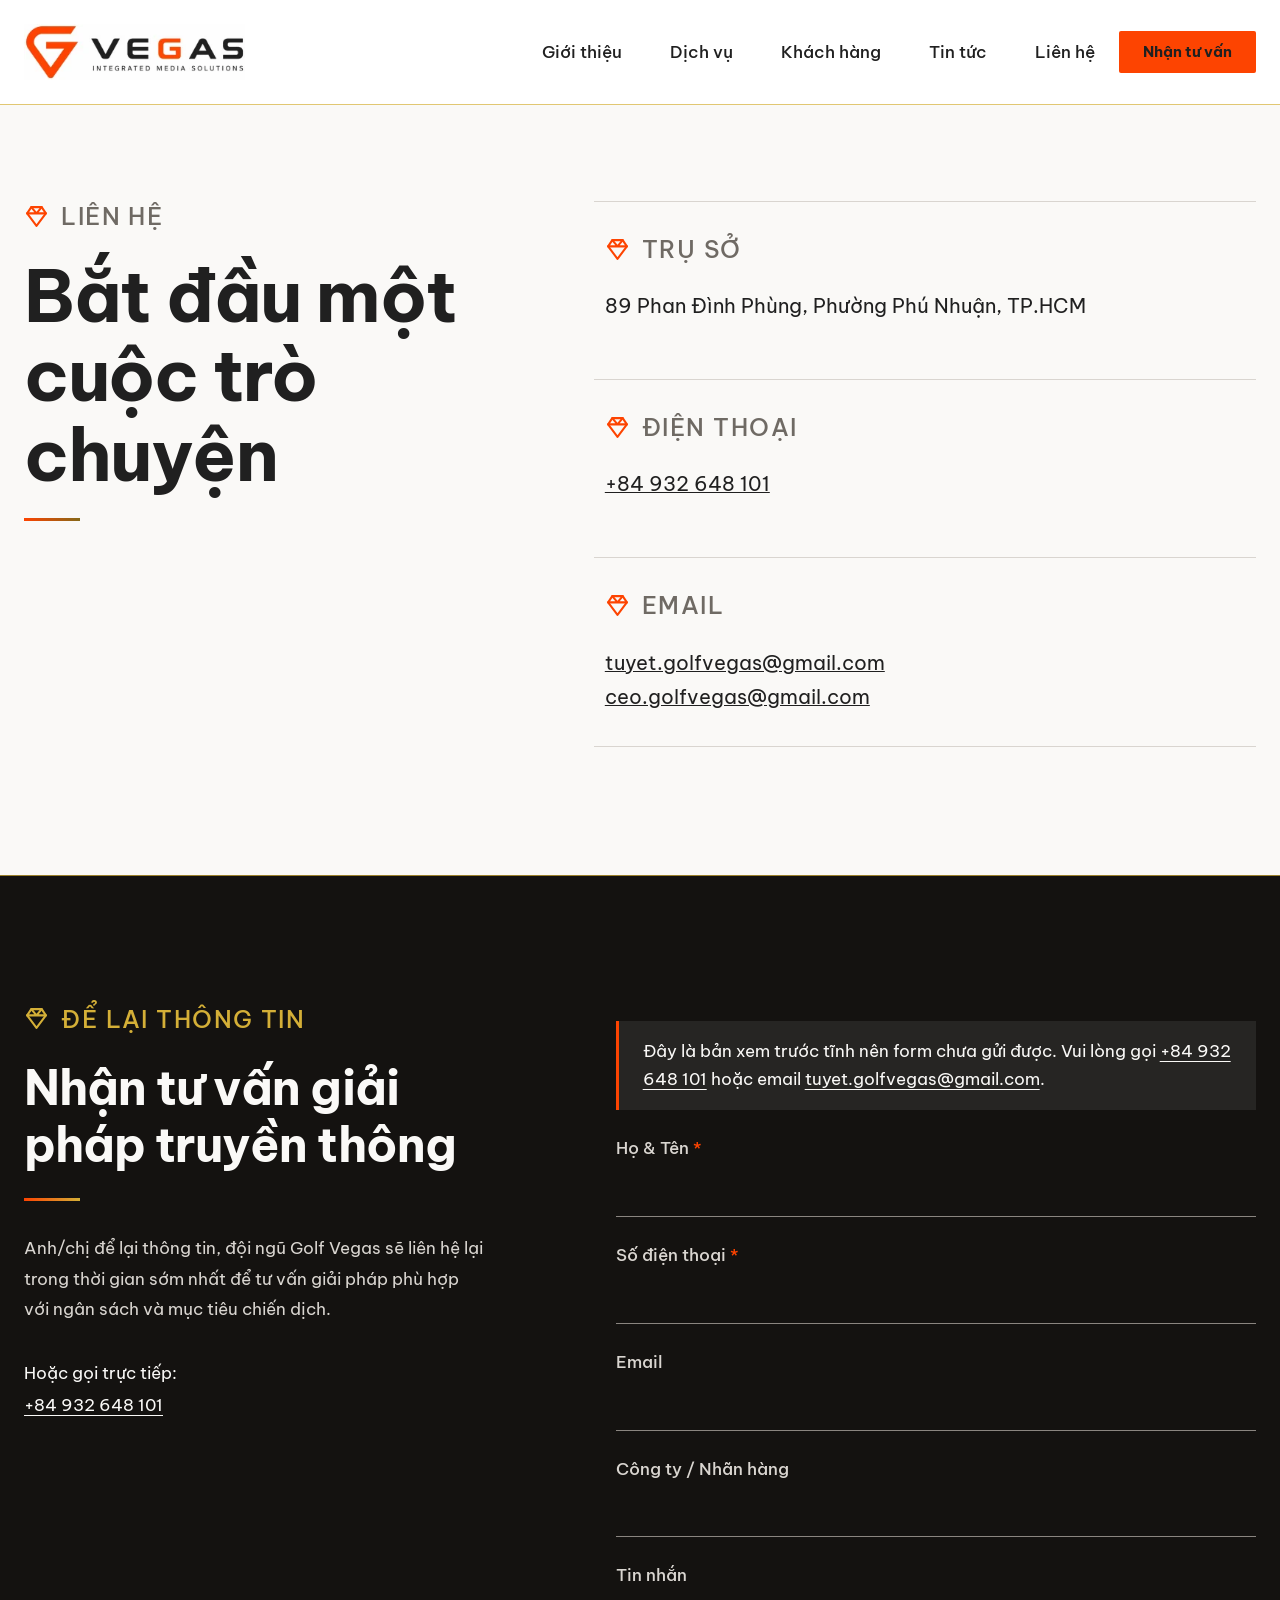
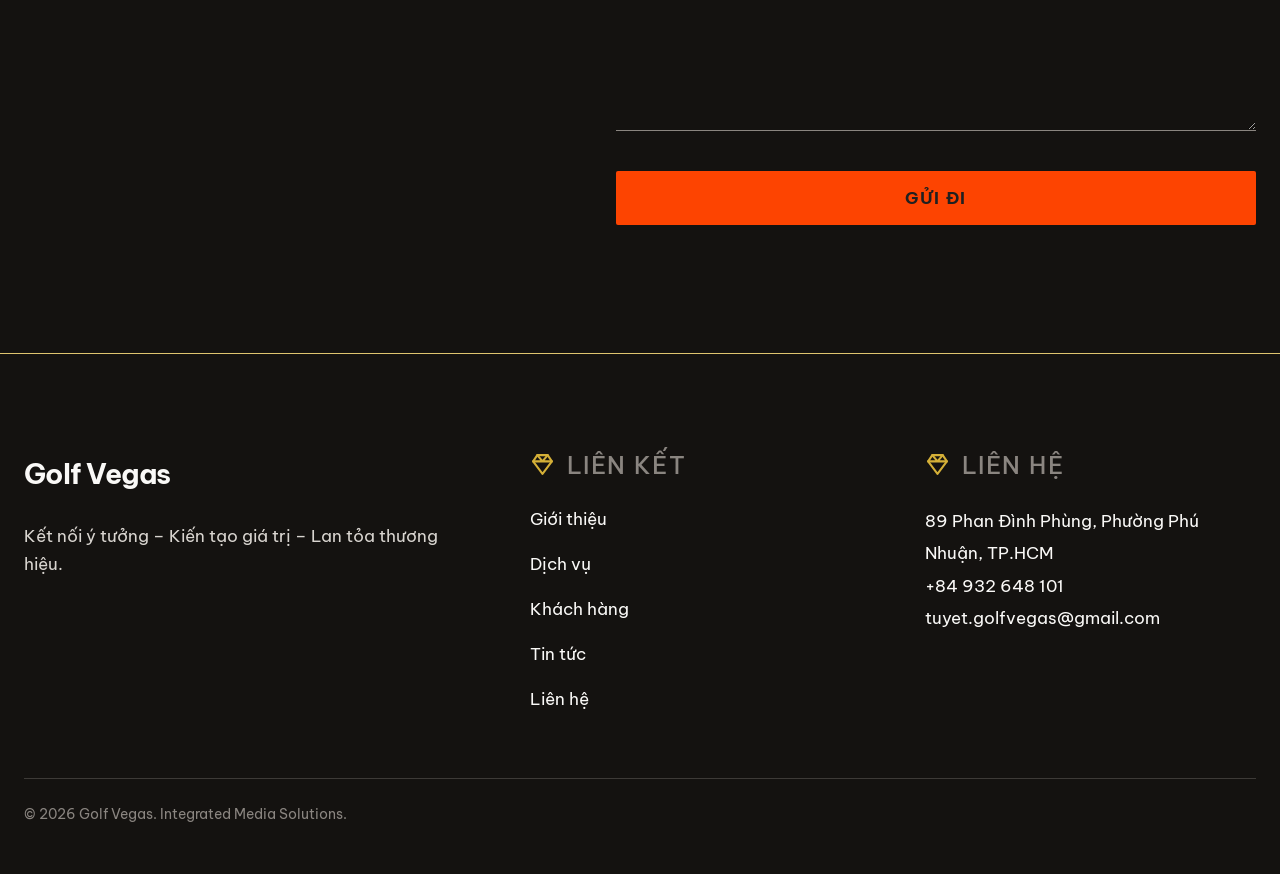
<file: lien-he/index.html>
<!DOCTYPE html>
<html lang="en-US">
<head>
	<meta charset="UTF-8" />
	<meta name="viewport" content="width=device-width, initial-scale=1" />
<meta name='robots' content='max-image-preview:large' />
<link rel="preload" href="../wp-content/themes/golfvegas/assets/fonts/be-vietnam-pro-400-vietnamese.woff2" as="font" type="font/woff2" crossorigin>
<link rel="preload" href="../wp-content/themes/golfvegas/assets/fonts/be-vietnam-pro-400-latin.woff2" as="font" type="font/woff2" crossorigin>
<link rel="preload" href="../wp-content/themes/golfvegas/assets/fonts/be-vietnam-pro-700-vietnamese.woff2" as="font" type="font/woff2" crossorigin>
<link rel="preload" href="../wp-content/themes/golfvegas/assets/fonts/be-vietnam-pro-700-latin.woff2" as="font" type="font/woff2" crossorigin>
<title>Liên hệ Golf Vegas – Tư vấn giải pháp quảng cáo OOH</title>


<meta name="description" content="Liên hệ Golf Vegas để nhận tư vấn giải pháp quảng cáo OOH/DOOH. Trụ sở 89 Phan Đình Phùng, Phường Phú Nhuận, TP.HCM. Điện thoại +84 932 648 101.">
<meta property="og:type" content="website">
<meta property="og:site_name" content="Golf Vegas">
<meta property="og:title" content="Liên hệ Golf Vegas – Tư vấn giải pháp quảng cáo OOH">
<meta property="og:url" content="https://ali33.github.io/golfvegas.vn_html/lien-he/">
<meta property="og:locale" content="en_US">
<meta property="og:image" content="https://ali33.github.io/golfvegas.vn_html/wp-content/themes/golfvegas/assets/images/placeholder/hero-dooh-night.jpg">
<meta property="og:image:alt" content="Liên hệ Golf Vegas – Tư vấn giải pháp quảng cáo OOH">
<meta property="og:description" content="Liên hệ Golf Vegas để nhận tư vấn giải pháp quảng cáo OOH/DOOH. Trụ sở 89 Phan Đình Phùng, Phường Phú Nhuận, TP.HCM. Điện thoại +84 932 648 101.">
<meta name="twitter:card" content="summary_large_image">
<meta name="twitter:title" content="Liên hệ Golf Vegas – Tư vấn giải pháp quảng cáo OOH">
<meta name="twitter:image" content="https://ali33.github.io/golfvegas.vn_html/wp-content/themes/golfvegas/assets/images/placeholder/hero-dooh-night.jpg">
<meta name="twitter:description" content="Liên hệ Golf Vegas để nhận tư vấn giải pháp quảng cáo OOH/DOOH. Trụ sở 89 Phan Đình Phùng, Phường Phú Nhuận, TP.HCM. Điện thoại +84 932 648 101.">
<script type="application/ld+json">{"@context":"https://schema.org","@graph":[{"@type":"Organization","@id":"https://ali33.github.io/golfvegas.vn_html/#organization","name":"Golf Vegas","url":"https://ali33.github.io/golfvegas.vn_html/","slogan":"Kết nối ý tưởng – Kiến tạo giá trị – Lan tỏa thương hiệu","foundingDate":"2021","address":{"@type":"PostalAddress","streetAddress":"89 Phan Đình Phùng","addressLocality":"Phường Phú Nhuận","addressRegion":"TP.HCM","addressCountry":"VN"},"telephone":"+84932648101","email":"tuyet.golfvegas@gmail.com","logo":"https://ali33.github.io/golfvegas.vn_html/wp-content/uploads/2026/08/logo-horizontal.webp"},{"@type":"BreadcrumbList","itemListElement":[{"@type":"ListItem","position":1,"name":"Trang chủ","item":"https://ali33.github.io/golfvegas.vn_html/"},{"@type":"ListItem","position":2,"name":"Liên hệ","item":"https://ali33.github.io/golfvegas.vn_html/lien-he/"}]}]}</script>


<style id="wp-img-auto-sizes-contain-inline-css">
img:is([sizes=auto i],[sizes^="auto," i]){contain-intrinsic-size:3000px 1500px}
/*# sourceURL=wp-img-auto-sizes-contain-inline-css */
</style>
<style id="wp-block-site-logo-inline-css">
.wp-block-site-logo{box-sizing:border-box;line-height:0}.wp-block-site-logo a{display:inline-block;line-height:0}.wp-block-site-logo.is-default-size img{height:auto;width:120px}.wp-block-site-logo img{height:auto;max-width:100%}.wp-block-site-logo a,.wp-block-site-logo img{border-radius:inherit}.wp-block-site-logo.aligncenter{margin-left:auto;margin-right:auto;text-align:center}:root :where(.wp-block-site-logo.is-style-rounded){border-radius:9999px}
/*# sourceURL=../wp-includes/blocks/site-logo/style.min.css */
</style>
<style id="wp-block-group-inline-css">
.wp-block-group{box-sizing:border-box}:where(.wp-block-group.wp-block-group-is-layout-constrained){position:relative}
/*# sourceURL=../wp-includes/blocks/group/style.min.css */
</style>
<style id="wp-block-group-theme-inline-css">
:where(.wp-block-group.has-background){padding:1.25em 2.375em}
/*# sourceURL=../wp-includes/blocks/group/theme.min.css */
</style>
<style id="wp-block-navigation-link-inline-css">
.wp-block-navigation .wp-block-navigation-item__label{overflow-wrap:break-word}.wp-block-navigation .wp-block-navigation-item__description{display:none}.link-ui-tools{outline:1px solid #f0f0f0;padding:8px}.link-ui-block-inserter{padding-top:8px}.link-ui-block-inserter__back{margin-left:8px;text-transform:uppercase}
/*# sourceURL=../wp-includes/blocks/navigation-link/style.min.css */
</style>
<style id="wp-block-navigation-inline-css">
.wp-block-navigation{position:relative}.wp-block-navigation ul{margin-bottom:0;margin-left:0;margin-top:0;padding-left:0}.wp-block-navigation ul,.wp-block-navigation ul li{list-style:none;padding:0}.wp-block-navigation .wp-block-navigation-item{align-items:center;background-color:inherit;display:flex;position:relative}.wp-block-navigation .wp-block-navigation-item .wp-block-navigation__submenu-container:empty{display:none}.wp-block-navigation .wp-block-navigation-item__content{display:block;z-index:1}.wp-block-navigation .wp-block-navigation-item__content.wp-block-navigation-item__content{color:inherit}.wp-block-navigation.has-text-decoration-underline .wp-block-navigation-item__content,.wp-block-navigation.has-text-decoration-underline .wp-block-navigation-item__content:active,.wp-block-navigation.has-text-decoration-underline .wp-block-navigation-item__content:focus{text-decoration:underline}.wp-block-navigation.has-text-decoration-line-through .wp-block-navigation-item__content,.wp-block-navigation.has-text-decoration-line-through .wp-block-navigation-item__content:active,.wp-block-navigation.has-text-decoration-line-through .wp-block-navigation-item__content:focus{text-decoration:line-through}.wp-block-navigation :where(a),.wp-block-navigation :where(a:active),.wp-block-navigation :where(a:focus){text-decoration:none}.wp-block-navigation .wp-block-navigation__submenu-icon{align-self:center;background-color:inherit;border:none;color:currentColor;display:inline-block;font-size:inherit;height:.6em;line-height:0;margin-left:.25em;padding:0;width:.6em}.wp-block-navigation .wp-block-navigation__submenu-icon svg{stroke:currentColor;display:inline-block;height:inherit;margin-top:.075em;width:inherit}.wp-block-navigation{--navigation-layout-justification-setting:flex-start;--navigation-layout-direction:row;--navigation-layout-wrap:wrap;--navigation-layout-justify:flex-start;--navigation-layout-align:center}.wp-block-navigation.is-vertical{--navigation-layout-direction:column;--navigation-layout-justify:initial;--navigation-layout-align:flex-start}.wp-block-navigation.no-wrap{--navigation-layout-wrap:nowrap}.wp-block-navigation.items-justified-center{--navigation-layout-justification-setting:center;--navigation-layout-justify:center}.wp-block-navigation.items-justified-center.is-vertical{--navigation-layout-align:center}.wp-block-navigation.items-justified-right{--navigation-layout-justification-setting:flex-end;--navigation-layout-justify:flex-end}.wp-block-navigation.items-justified-right.is-vertical{--navigation-layout-align:flex-end}.wp-block-navigation.items-justified-space-between{--navigation-layout-justification-setting:space-between;--navigation-layout-justify:space-between}.wp-block-navigation .has-child .wp-block-navigation__submenu-container{align-items:normal;background-color:inherit;color:inherit;display:flex;flex-direction:column;opacity:0;position:absolute;z-index:2}@media not (prefers-reduced-motion){.wp-block-navigation .has-child .wp-block-navigation__submenu-container{transition:opacity .1s linear}}.wp-block-navigation .has-child .wp-block-navigation__submenu-container{height:0;overflow:hidden;visibility:hidden;width:0}.wp-block-navigation .has-child .wp-block-navigation__submenu-container>.wp-block-navigation-item>.wp-block-navigation-item__content{display:flex;flex-grow:1;padding:.5em 1em}.wp-block-navigation .has-child .wp-block-navigation__submenu-container>.wp-block-navigation-item>.wp-block-navigation-item__content .wp-block-navigation__submenu-icon{margin-left:auto;margin-right:0}.wp-block-navigation .has-child .wp-block-navigation__submenu-container .wp-block-navigation-item__content{margin:0}.wp-block-navigation .has-child .wp-block-navigation__submenu-container{left:-1px;top:100%}@media (min-width:782px){.wp-block-navigation .has-child .wp-block-navigation__submenu-container .wp-block-navigation__submenu-container{left:100%;top:-1px}.wp-block-navigation .has-child .wp-block-navigation__submenu-container .wp-block-navigation__submenu-container:before{background:#0000;content:"";display:block;height:100%;position:absolute;right:100%;width:.5em}.wp-block-navigation .has-child .wp-block-navigation__submenu-container .wp-block-navigation__submenu-icon{margin-right:.25em}.wp-block-navigation .has-child .wp-block-navigation__submenu-container .wp-block-navigation__submenu-icon svg{transform:rotate(-90deg)}}@media (hover:hover){.wp-block-navigation .has-child:not(.open-on-click):hover>.wp-block-navigation__submenu-container{height:auto;min-width:200px;opacity:1;overflow:visible;visibility:visible;width:auto}}.wp-block-navigation .has-child .wp-block-navigation-submenu__toggle[aria-expanded=true]~.wp-block-navigation__submenu-container,.wp-block-navigation .has-child:not(.open-on-click):not(.open-on-hover-click):focus-within>.wp-block-navigation__submenu-container{height:auto;min-width:200px;opacity:1;overflow:visible;visibility:visible;width:auto}.wp-block-navigation .has-child.open-always{align-items:var(--navigation-layout-align,initial);flex-direction:var(--navigation-layout-direction,initial);flex-wrap:var(--navigation-layout-wrap,wrap);gap:var(--wp--style--block-gap,2em)}.wp-block-navigation .has-child.open-always,.wp-block-navigation .has-child.open-always .wp-block-navigation-item{justify-content:var(--navigation-layout-justify,initial)}.wp-block-navigation .has-child.open-always .wp-block-navigation__submenu-container,.wp-block-navigation .has-child.open-always.wp-block-navigation-submenu{gap:var(--wp--style--block-gap,2em)}.wp-block-navigation .has-child.open-always .wp-block-navigation-item,.wp-block-navigation .has-child.open-always .wp-block-navigation__submenu-container,.wp-block-navigation .has-child.open-always.wp-block-navigation-submenu{padding-bottom:0;padding-top:0}.wp-block-navigation .has-child.open-always .wp-block-navigation__submenu-container{padding-left:var(--wp--style--block-gap,2em);padding-right:var(--wp--style--block-gap,2em)}.wp-block-navigation .has-child.open-always .wp-block-navigation__submenu-container .wp-block-navigation-item__content{padding:0}.wp-block-navigation .has-child.open-always .wp-block-navigation__submenu-container>.wp-block-navigation-item>.wp-block-navigation-item__content,.wp-block-navigation .has-child.open-always>.wp-block-navigation-item__content{flex-grow:0}.wp-block-navigation .has-child.open-always>.wp-block-navigation__submenu-container{background-color:initial;border:none;color:inherit;flex-basis:100%;height:auto;opacity:1;overflow:visible;position:static;visibility:visible;width:auto}.wp-block-navigation.has-background .has-child .wp-block-navigation__submenu-container{left:0;top:100%}@media (min-width:782px){.wp-block-navigation.has-background .has-child .wp-block-navigation__submenu-container .wp-block-navigation__submenu-container{left:100%;top:0}}.wp-block-navigation-submenu{display:flex;position:relative}.wp-block-navigation-submenu .wp-block-navigation__submenu-icon svg{stroke:currentColor}button.wp-block-navigation-item__content{background-color:initial;border:none;color:currentColor;font-family:inherit;font-size:inherit;font-style:inherit;font-weight:inherit;letter-spacing:inherit;line-height:inherit;text-align:left;text-transform:inherit}.wp-block-navigation-submenu__toggle{cursor:pointer}.wp-block-navigation-submenu__toggle[aria-expanded=true]+.wp-block-navigation__submenu-icon>svg,.wp-block-navigation-submenu__toggle[aria-expanded=true]>svg{transform:rotate(180deg)}.wp-block-navigation-item.open-on-click .wp-block-navigation-submenu__toggle{padding-left:0;padding-right:.85em}.wp-block-navigation-item.open-on-click .wp-block-navigation-submenu__toggle+.wp-block-navigation__submenu-icon{margin-left:-.6em;pointer-events:none}.wp-block-navigation-item.open-on-click button.wp-block-navigation-item__content:not(.wp-block-navigation-submenu__toggle){padding:0}.wp-block-navigation .wp-block-page-list,.wp-block-navigation__container,.wp-block-navigation__responsive-close,.wp-block-navigation__responsive-container,.wp-block-navigation__responsive-container-content,.wp-block-navigation__responsive-dialog{gap:inherit}:where(.wp-block-navigation.has-background .wp-block-navigation-item a:not(.wp-element-button)),:where(.wp-block-navigation.has-background .wp-block-navigation-submenu a:not(.wp-element-button)){padding:.5em 1em}:where(.wp-block-navigation .wp-block-navigation__submenu-container .wp-block-navigation-item a:not(.wp-element-button)),:where(.wp-block-navigation .wp-block-navigation__submenu-container .wp-block-navigation-submenu a:not(.wp-element-button)),:where(.wp-block-navigation .wp-block-navigation__submenu-container .wp-block-navigation-submenu button.wp-block-navigation-item__content),:where(.wp-block-navigation .wp-block-navigation__submenu-container .wp-block-pages-list__item button.wp-block-navigation-item__content){padding:.5em 1em}.wp-block-navigation.items-justified-right .wp-block-navigation__container .has-child .wp-block-navigation__submenu-container,.wp-block-navigation.items-justified-right .wp-block-page-list>.has-child .wp-block-navigation__submenu-container,.wp-block-navigation.items-justified-space-between .wp-block-page-list>.has-child:last-child .wp-block-navigation__submenu-container,.wp-block-navigation.items-justified-space-between>.wp-block-navigation__container>.has-child:last-child .wp-block-navigation__submenu-container{left:auto;right:0}.wp-block-navigation.items-justified-right .wp-block-navigation__container .has-child .wp-block-navigation__submenu-container .wp-block-navigation__submenu-container,.wp-block-navigation.items-justified-right .wp-block-page-list>.has-child .wp-block-navigation__submenu-container .wp-block-navigation__submenu-container,.wp-block-navigation.items-justified-space-between .wp-block-page-list>.has-child:last-child .wp-block-navigation__submenu-container .wp-block-navigation__submenu-container,.wp-block-navigation.items-justified-space-between>.wp-block-navigation__container>.has-child:last-child .wp-block-navigation__submenu-container .wp-block-navigation__submenu-container{left:-1px;right:-1px}@media (min-width:782px){.wp-block-navigation.items-justified-right .wp-block-navigation__container .has-child .wp-block-navigation__submenu-container .wp-block-navigation__submenu-container,.wp-block-navigation.items-justified-right .wp-block-page-list>.has-child .wp-block-navigation__submenu-container .wp-block-navigation__submenu-container,.wp-block-navigation.items-justified-space-between .wp-block-page-list>.has-child:last-child .wp-block-navigation__submenu-container .wp-block-navigation__submenu-container,.wp-block-navigation.items-justified-space-between>.wp-block-navigation__container>.has-child:last-child .wp-block-navigation__submenu-container .wp-block-navigation__submenu-container{left:auto;right:100%}}.wp-block-navigation:not(.has-background) .wp-block-navigation__submenu-container{background-color:#fff;border:1px solid #00000026}.wp-block-navigation.has-background .wp-block-navigation__submenu-container{background-color:inherit}.wp-block-navigation:not(.has-text-color) .wp-block-navigation__submenu-container{color:#000}.wp-block-navigation__container{align-items:var(--navigation-layout-align,initial);display:flex;flex-direction:var(--navigation-layout-direction,initial);flex-wrap:var(--navigation-layout-wrap,wrap);justify-content:var(--navigation-layout-justify,initial);list-style:none;margin:0;padding-left:0}.wp-block-navigation__container .is-responsive{display:none}.wp-block-navigation__container:only-child,.wp-block-page-list:only-child{flex-grow:1}@keyframes overlay-menu__fade-in-animation{0%{opacity:0;transform:translateY(.5em)}to{opacity:1;transform:translateY(0)}}.wp-block-navigation__responsive-container{bottom:0;display:none;left:0;position:fixed;right:0;top:0}.wp-block-navigation__responsive-container :where(.wp-block-navigation-item a){color:inherit}.wp-block-navigation__responsive-container .wp-block-navigation__responsive-container-content{align-items:var(--navigation-layout-align,initial);display:flex;flex-direction:var(--navigation-layout-direction,initial);flex-wrap:var(--navigation-layout-wrap,wrap);justify-content:var(--navigation-layout-justify,initial)}.wp-block-navigation__responsive-container:not(.is-menu-open.is-menu-open){background-color:inherit!important;color:inherit!important}.wp-block-navigation__responsive-container.is-menu-open{background-color:inherit;display:flex;flex-direction:column}@media not (prefers-reduced-motion){.wp-block-navigation__responsive-container.is-menu-open{animation:overlay-menu__fade-in-animation .1s ease-out;animation-fill-mode:forwards}}.wp-block-navigation__responsive-container.is-menu-open:not(.disable-default-overlay){padding:clamp(1rem,var(--wp--style--root--padding-top),20rem) clamp(1rem,var(--wp--style--root--padding-right),20rem) clamp(1rem,var(--wp--style--root--padding-bottom),20rem) clamp(1rem,var(--wp--style--root--padding-left),20rem)}.wp-block-navigation__responsive-container.is-menu-open{overflow:auto;z-index:100000}.wp-block-navigation__responsive-container.is-menu-open:not(.disable-default-overlay) .wp-block-navigation__responsive-container-content{padding-top:calc(2rem + 24px)}.wp-block-navigation__responsive-container.is-menu-open:where(:not(.disable-default-overlay)) .wp-block-navigation__responsive-container-content{align-items:var(--navigation-layout-justification-setting,inherit);display:flex;flex-direction:column;flex-wrap:nowrap;overflow:visible}.wp-block-navigation__responsive-container.is-menu-open:where(:not(.disable-default-overlay)) .wp-block-navigation__responsive-container-content,.wp-block-navigation__responsive-container.is-menu-open:where(:not(.disable-default-overlay)) .wp-block-navigation__responsive-container-content .wp-block-navigation__container,.wp-block-navigation__responsive-container.is-menu-open:where(:not(.disable-default-overlay)) .wp-block-navigation__responsive-container-content .wp-block-page-list{justify-content:flex-start}.wp-block-navigation__responsive-container.is-menu-open:where(:not(.disable-default-overlay)) .wp-block-navigation__responsive-container-content .wp-block-navigation__submenu-icon{display:none}.wp-block-navigation__responsive-container.is-menu-open:where(:not(.disable-default-overlay)) .wp-block-navigation__responsive-container-content .has-child .wp-block-navigation__submenu-container{border:none;height:auto;min-width:200px;opacity:1;overflow:initial;padding-left:2rem;padding-right:2rem;position:static;visibility:visible;width:auto}.wp-block-navigation__responsive-container.is-menu-open:where(:not(.disable-default-overlay)) .wp-block-navigation__responsive-container-content .wp-block-navigation__container,.wp-block-navigation__responsive-container.is-menu-open:where(:not(.disable-default-overlay)) .wp-block-navigation__responsive-container-content .wp-block-navigation__submenu-container{gap:inherit}.wp-block-navigation__responsive-container.is-menu-open:where(:not(.disable-default-overlay)) .wp-block-navigation__responsive-container-content .wp-block-navigation__submenu-container{padding-top:var(--wp--style--block-gap,2em)}.wp-block-navigation__responsive-container.is-menu-open:where(:not(.disable-default-overlay)) .wp-block-navigation__responsive-container-content .wp-block-navigation-item__content{padding:0}.wp-block-navigation__responsive-container.is-menu-open:where(:not(.disable-default-overlay)) .wp-block-navigation__responsive-container-content .wp-block-navigation-item,.wp-block-navigation__responsive-container.is-menu-open:where(:not(.disable-default-overlay)) .wp-block-navigation__responsive-container-content .wp-block-navigation__container,.wp-block-navigation__responsive-container.is-menu-open:where(:not(.disable-default-overlay)) .wp-block-navigation__responsive-container-content .wp-block-page-list{align-items:var(--navigation-layout-justification-setting,initial);display:flex;flex-direction:column}.wp-block-navigation__responsive-container.is-menu-open:where(:not(.disable-default-overlay)) .wp-block-navigation-item,.wp-block-navigation__responsive-container.is-menu-open:where(:not(.disable-default-overlay)) .wp-block-navigation-item .wp-block-navigation__submenu-container,.wp-block-navigation__responsive-container.is-menu-open:where(:not(.disable-default-overlay)) .wp-block-navigation__container,.wp-block-navigation__responsive-container.is-menu-open:where(:not(.disable-default-overlay)) .wp-block-page-list{background:#0000!important;color:inherit!important}.wp-block-navigation__responsive-container.is-menu-open:where(:not(.disable-default-overlay)) .wp-block-navigation__submenu-container.wp-block-navigation__submenu-container.wp-block-navigation__submenu-container.wp-block-navigation__submenu-container{left:auto;right:auto}.wp-block-navigation__responsive-container.disable-default-overlay .wp-block-navigation__overlay-container{display:none;width:100%}.wp-block-navigation__responsive-container.disable-default-overlay .wp-block-navigation__responsive-close{max-width:none}.wp-block-navigation__responsive-container.disable-default-overlay.is-menu-open .wp-block-navigation__responsive-container-content>:not(.wp-block-navigation__overlay-container){display:none}.wp-block-navigation__responsive-container.disable-default-overlay.is-menu-open .wp-block-navigation__responsive-container-content .wp-block-navigation__overlay-container{display:block}.wp-block-navigation__responsive-container.disable-default-overlay.is-menu-open .wp-block-navigation__responsive-container-content .wp-block-navigation__overlay-container .wp-block-navigation__submenu-container{left:0;right:auto}@media (min-width:600px){.wp-block-navigation__responsive-container:not(.hidden-by-default):not(.is-menu-open){background-color:inherit;display:block;position:relative;width:100%;z-index:auto}.wp-block-navigation__responsive-container:not(.hidden-by-default):not(.is-menu-open) .wp-block-navigation__responsive-container-close{display:none}.wp-block-navigation__responsive-container.is-menu-open .wp-block-navigation__submenu-container.wp-block-navigation__submenu-container.wp-block-navigation__submenu-container.wp-block-navigation__submenu-container{left:0}}.wp-block-navigation:not(.has-background) .wp-block-navigation__responsive-container.is-menu-open:not(.disable-default-overlay){background-color:#fff}.wp-block-navigation:not(.has-text-color) .wp-block-navigation__responsive-container.is-menu-open:not(.disable-default-overlay){color:#000}.wp-block-navigation__toggle_button_label{font-size:1rem;font-weight:700}.wp-block-navigation__responsive-container-close,.wp-block-navigation__responsive-container-open{background:#0000;border:none;color:currentColor;cursor:pointer;margin:0;padding:0;text-transform:inherit;vertical-align:middle}.wp-block-navigation__responsive-container-close svg,.wp-block-navigation__responsive-container-open svg{fill:currentColor;display:block;height:24px;pointer-events:none;width:24px}.wp-block-navigation__responsive-container-open{display:flex}.wp-block-navigation__responsive-container-open.wp-block-navigation__responsive-container-open.wp-block-navigation__responsive-container-open{font-family:inherit;font-size:inherit;font-weight:inherit}@media (min-width:600px){.wp-block-navigation__responsive-container-open:not(.always-shown){display:none}}.wp-block-navigation__responsive-container-close{position:absolute;right:0;top:0;z-index:2}.wp-block-navigation__responsive-container-close.wp-block-navigation__responsive-container-close.wp-block-navigation__responsive-container-close{font-family:inherit;font-size:inherit;font-weight:inherit}.disable-default-overlay .wp-block-navigation__responsive-container-close{right:clamp(1rem,var(--wp--style--root--padding-left),20rem);top:clamp(1rem,var(--wp--style--root--padding-left),20rem)}.wp-block-navigation__responsive-close{width:100%}.has-modal-open .wp-block-navigation__responsive-close{margin-left:auto;margin-right:auto;max-width:var(--wp--style--global--wide-size,100%)}.wp-block-navigation__responsive-close:focus{outline:none}.is-menu-open .wp-block-navigation__responsive-close,.is-menu-open .wp-block-navigation__responsive-container-content,.is-menu-open .wp-block-navigation__responsive-dialog{box-sizing:border-box}.wp-block-navigation__responsive-dialog{position:relative}.has-modal-open .admin-bar .is-menu-open:where(:not(.disable-default-overlay)) .wp-block-navigation__responsive-dialog{margin-top:46px}@media (min-width:782px){.has-modal-open .admin-bar .is-menu-open:where(:not(.disable-default-overlay)) .wp-block-navigation__responsive-dialog{margin-top:32px}}html.has-modal-open{overflow:hidden}
/*# sourceURL=../wp-includes/blocks/navigation/style.min.css */
</style>
<style id="wp-block-button-inline-css">
.wp-block-button__link{align-content:center;box-sizing:border-box;cursor:pointer;display:inline-block;height:100%;text-align:center;word-break:break-word}.wp-block-button__link.aligncenter{text-align:center}.wp-block-button__link.alignright{text-align:right}:where(.wp-block-button__link){border-radius:9999px;box-shadow:none;padding:calc(.667em + 2px) calc(1.333em + 2px);text-decoration:none}.wp-block-button[style*=text-decoration] .wp-block-button__link{text-decoration:inherit}.wp-block-buttons>.wp-block-button.has-custom-width{max-width:none}.wp-block-buttons>.wp-block-button.has-custom-width .wp-block-button__link{width:100%}.wp-block-buttons>.wp-block-button.has-custom-font-size .wp-block-button__link{font-size:inherit}.wp-block-buttons>.wp-block-button.wp-block-button__width-25{width:calc(25% - var(--wp--style--block-gap, .5em)*.75)}.wp-block-buttons>.wp-block-button.wp-block-button__width-50{width:calc(50% - var(--wp--style--block-gap, .5em)*.5)}.wp-block-buttons>.wp-block-button.wp-block-button__width-75{width:calc(75% - var(--wp--style--block-gap, .5em)*.25)}.wp-block-buttons>.wp-block-button.wp-block-button__width-100{flex-basis:100%;width:100%}.wp-block-buttons.is-vertical>.wp-block-button.wp-block-button__width-25{width:25%}.wp-block-buttons.is-vertical>.wp-block-button.wp-block-button__width-50{width:50%}.wp-block-buttons.is-vertical>.wp-block-button.wp-block-button__width-75{width:75%}.wp-block-button.is-style-squared,.wp-block-button__link.wp-block-button.is-style-squared{border-radius:0}.wp-block-button.no-border-radius,.wp-block-button__link.no-border-radius{border-radius:0!important}:root :where(.wp-block-button .wp-block-button__link.is-style-outline),:root :where(.wp-block-button.is-style-outline>.wp-block-button__link){border:2px solid;padding:.667em 1.333em}:root :where(.wp-block-button .wp-block-button__link.is-style-outline:not(.has-text-color)),:root :where(.wp-block-button.is-style-outline>.wp-block-button__link:not(.has-text-color)){color:currentColor}:root :where(.wp-block-button .wp-block-button__link.is-style-outline:not(.has-background)),:root :where(.wp-block-button.is-style-outline>.wp-block-button__link:not(.has-background)){background-color:initial;background-image:none}
/*# sourceURL=../wp-includes/blocks/button/style.min.css */
</style>
<style id="wp-block-buttons-inline-css">
.wp-block-buttons{box-sizing:border-box}.wp-block-buttons.is-vertical{flex-direction:column}.wp-block-buttons.is-vertical>.wp-block-button:last-child{margin-bottom:0}.wp-block-buttons>.wp-block-button{display:inline-block;margin:0}.wp-block-buttons.is-content-justification-left{justify-content:flex-start}.wp-block-buttons.is-content-justification-left.is-vertical{align-items:flex-start}.wp-block-buttons.is-content-justification-center{justify-content:center}.wp-block-buttons.is-content-justification-center.is-vertical{align-items:center}.wp-block-buttons.is-content-justification-right{justify-content:flex-end}.wp-block-buttons.is-content-justification-right.is-vertical{align-items:flex-end}.wp-block-buttons.is-content-justification-space-between{justify-content:space-between}.wp-block-buttons.aligncenter{text-align:center}.wp-block-buttons:not(.is-content-justification-space-between,.is-content-justification-right,.is-content-justification-left,.is-content-justification-center) .wp-block-button.aligncenter{margin-left:auto;margin-right:auto;width:100%}.wp-block-buttons[style*=text-decoration] .wp-block-button,.wp-block-buttons[style*=text-decoration] .wp-block-button__link{text-decoration:inherit}.wp-block-buttons.has-custom-font-size .wp-block-button__link{font-size:inherit}.wp-block-buttons .wp-block-button__link{width:100%}.wp-block-button.aligncenter{text-align:center}
/*# sourceURL=../wp-includes/blocks/buttons/style.min.css */
</style>
<style id="wp-block-template-part-theme-inline-css">
:root :where(.wp-block-template-part.has-background){margin-bottom:0;margin-top:0;padding:1.25em 2.375em}
/*# sourceURL=../wp-includes/blocks/template-part/theme.min.css */
</style>
<style id="wp-block-paragraph-inline-css">
.is-small-text{font-size:.875em}.is-regular-text{font-size:1em}.is-large-text{font-size:2.25em}.is-larger-text{font-size:3em}.has-drop-cap:not(:focus):first-letter{float:left;font-size:8.4em;font-style:normal;font-weight:100;line-height:.68;margin:.05em .1em 0 0;text-transform:uppercase}body.rtl .has-drop-cap:not(:focus):first-letter{float:none;margin-left:.1em}p.has-drop-cap.has-background{overflow:hidden}:root :where(p.has-background){padding:1.25em 2.375em}:where(p.has-text-color:not(.has-link-color)) a{color:inherit}p.has-text-align-left[style*="writing-mode:vertical-lr"],p.has-text-align-right[style*="writing-mode:vertical-rl"]{rotate:180deg}
/*# sourceURL=../wp-includes/blocks/paragraph/style.min.css */
</style>
<style id="wp-block-heading-inline-css">
h1:where(.wp-block-heading).has-background,h2:where(.wp-block-heading).has-background,h3:where(.wp-block-heading).has-background,h4:where(.wp-block-heading).has-background,h5:where(.wp-block-heading).has-background,h6:where(.wp-block-heading).has-background{padding:1.25em 2.375em}h1.has-text-align-left[style*=writing-mode]:where([style*=vertical-lr]),h1.has-text-align-right[style*=writing-mode]:where([style*=vertical-rl]),h2.has-text-align-left[style*=writing-mode]:where([style*=vertical-lr]),h2.has-text-align-right[style*=writing-mode]:where([style*=vertical-rl]),h3.has-text-align-left[style*=writing-mode]:where([style*=vertical-lr]),h3.has-text-align-right[style*=writing-mode]:where([style*=vertical-rl]),h4.has-text-align-left[style*=writing-mode]:where([style*=vertical-lr]),h4.has-text-align-right[style*=writing-mode]:where([style*=vertical-rl]),h5.has-text-align-left[style*=writing-mode]:where([style*=vertical-lr]),h5.has-text-align-right[style*=writing-mode]:where([style*=vertical-rl]),h6.has-text-align-left[style*=writing-mode]:where([style*=vertical-lr]),h6.has-text-align-right[style*=writing-mode]:where([style*=vertical-rl]){rotate:180deg}
/*# sourceURL=../wp-includes/blocks/heading/style.min.css */
</style>
<style id="wp-block-columns-inline-css">
.wp-block-columns{box-sizing:border-box;display:flex;flex-wrap:wrap!important}@media (min-width:782px){.wp-block-columns{flex-wrap:nowrap!important}}.wp-block-columns{align-items:normal!important}.wp-block-columns.are-vertically-aligned-top{align-items:flex-start}.wp-block-columns.are-vertically-aligned-center{align-items:center}.wp-block-columns.are-vertically-aligned-bottom{align-items:flex-end}@media (max-width:781px){.wp-block-columns:not(.is-not-stacked-on-mobile)>.wp-block-column{flex-basis:100%!important}}@media (min-width:782px){.wp-block-columns:not(.is-not-stacked-on-mobile)>.wp-block-column{flex-basis:0;flex-grow:1}.wp-block-columns:not(.is-not-stacked-on-mobile)>.wp-block-column[style*=flex-basis]{flex-grow:0}}.wp-block-columns.is-not-stacked-on-mobile{flex-wrap:nowrap!important}.wp-block-columns.is-not-stacked-on-mobile>.wp-block-column{flex-basis:0;flex-grow:1}.wp-block-columns.is-not-stacked-on-mobile>.wp-block-column[style*=flex-basis]{flex-grow:0}:where(.wp-block-columns){margin-bottom:1.75em}:where(.wp-block-columns.has-background){padding:1.25em 2.375em}.wp-block-column{flex-grow:1;min-width:0;overflow-wrap:break-word;word-break:break-word}.wp-block-column.is-vertically-aligned-top{align-self:flex-start}.wp-block-column.is-vertically-aligned-center{align-self:center}.wp-block-column.is-vertically-aligned-bottom{align-self:flex-end}.wp-block-column.is-vertically-aligned-stretch{align-self:stretch}.wp-block-column.is-vertically-aligned-bottom,.wp-block-column.is-vertically-aligned-center,.wp-block-column.is-vertically-aligned-top{width:100%}
/*# sourceURL=../wp-includes/blocks/columns/style.min.css */
</style>
<style id="wp-block-post-content-inline-css">
.wp-block-post-content{display:flow-root}
/*# sourceURL=../wp-includes/blocks/post-content/style.min.css */
</style>
<style id="wp-block-site-title-inline-css">
.wp-block-site-title{box-sizing:border-box}.wp-block-site-title :where(a){color:inherit;font-family:inherit;font-size:inherit;font-style:inherit;font-weight:inherit;letter-spacing:inherit;line-height:inherit;text-decoration:inherit}
/*# sourceURL=../wp-includes/blocks/site-title/style.min.css */
</style>
<style id="wp-block-separator-inline-css">
@charset "UTF-8";.wp-block-separator{border:none;border-top:2px solid}:root :where(.wp-block-separator.is-style-dots){height:auto;line-height:1;text-align:center}:root :where(.wp-block-separator.is-style-dots):before{color:currentColor;content:"···";font-family:serif;font-size:1.5em;letter-spacing:2em;padding-left:2em}.wp-block-separator.is-style-dots{background:none!important;border:none!important}
/*# sourceURL=../wp-includes/blocks/separator/style.min.css */
</style>
<style id="wp-block-separator-theme-inline-css">
.wp-block-separator.has-css-opacity{opacity:.4}.wp-block-separator{border:none;border-bottom:2px solid;margin-left:auto;margin-right:auto}.wp-block-separator.has-alpha-channel-opacity{opacity:1}.wp-block-separator:not(.is-style-wide):not(.is-style-dots){width:100px}.wp-block-separator.has-background:not(.is-style-dots){border-bottom:none;height:1px}.wp-block-separator.has-background:not(.is-style-wide):not(.is-style-dots){height:2px}
/*# sourceURL=../wp-includes/blocks/separator/theme.min.css */
</style>
<style id="wp-block-library-inline-css">
:root{--wp-block-synced-color:#7a00df;--wp-block-synced-color--rgb:122,0,223;--wp-bound-block-color:var(--wp-block-synced-color);--wp-editor-canvas-background:#ddd;--wp-admin-theme-color:#007cba;--wp-admin-theme-color--rgb:0,124,186;--wp-admin-theme-color-darker-10:#006ba1;--wp-admin-theme-color-darker-10--rgb:0,107,160.5;--wp-admin-theme-color-darker-20:#005a87;--wp-admin-theme-color-darker-20--rgb:0,90,135;--wp-admin-border-width-focus:2px}@media (min-resolution:192dpi){:root{--wp-admin-border-width-focus:1.5px}}.wp-element-button{cursor:pointer}:root .has-very-light-gray-background-color{background-color:#eee}:root .has-very-dark-gray-background-color{background-color:#313131}:root .has-very-light-gray-color{color:#eee}:root .has-very-dark-gray-color{color:#313131}:root .has-vivid-green-cyan-to-vivid-cyan-blue-gradient-background{background:linear-gradient(135deg,#00d084,#0693e3)}:root .has-purple-crush-gradient-background{background:linear-gradient(135deg,#34e2e4,#4721fb 50%,#ab1dfe)}:root .has-hazy-dawn-gradient-background{background:linear-gradient(135deg,#faaca8,#dad0ec)}:root .has-subdued-olive-gradient-background{background:linear-gradient(135deg,#fafae1,#67a671)}:root .has-atomic-cream-gradient-background{background:linear-gradient(135deg,#fdd79a,#004a59)}:root .has-nightshade-gradient-background{background:linear-gradient(135deg,#330968,#31cdcf)}:root .has-midnight-gradient-background{background:linear-gradient(135deg,#020381,#2874fc)}:root{--wp--preset--font-size--normal:16px;--wp--preset--font-size--huge:42px}.has-regular-font-size{font-size:1em}.has-larger-font-size{font-size:2.625em}.has-normal-font-size{font-size:var(--wp--preset--font-size--normal)}.has-huge-font-size{font-size:var(--wp--preset--font-size--huge)}:root .has-text-align-center{text-align:center}:root .has-text-align-left{text-align:left}:root .has-text-align-right{text-align:right}.has-fit-text{white-space:nowrap!important}#end-resizable-editor-section{display:none}.aligncenter{clear:both}.items-justified-left{justify-content:flex-start}.items-justified-center{justify-content:center}.items-justified-right{justify-content:flex-end}.items-justified-space-between{justify-content:space-between}.screen-reader-text{word-wrap:normal!important;border:0;clip-path:inset(50%);height:1px;margin:-1px;overflow:hidden;padding:0;position:absolute;width:1px}.screen-reader-text:focus{background-color:#ddd;clip-path:none;color:#444;display:block;font-size:1em;height:auto;left:5px;line-height:normal;padding:15px 23px 14px;text-decoration:none;top:5px;width:auto;z-index:100000}html :where(.has-border-color){border-style:solid}html :where([style*=border-color]){border-style:solid}html :where([style*=border-top-color]){border-top-style:solid}html :where([style*=border-right-color]){border-right-style:solid}html :where([style*=border-bottom-color]){border-bottom-style:solid}html :where([style*=border-left-color]){border-left-style:solid}html :where([style*=border-width]){border-style:solid}html :where([style*=border-top-width]){border-top-style:solid}html :where([style*=border-right-width]){border-right-style:solid}html :where([style*=border-bottom-width]){border-bottom-style:solid}html :where([style*=border-left-width]){border-left-style:solid}html :where(img[class*=wp-image-]){height:auto;max-width:100%}:where(figure){margin:0 0 1em}html :where(.is-position-sticky){--wp-admin--admin-bar--position-offset:var(--wp-admin--admin-bar--height,0px)}@media screen and (max-width:600px){html :where(.is-position-sticky){--wp-admin--admin-bar--position-offset:0px}}
/*# sourceURL=/wp-includes/css/dist/block-library/common.min.css */
</style>
<style id="global-styles-inline-css">
:root{--wp--preset--aspect-ratio--square: 1;--wp--preset--aspect-ratio--4-3: 4/3;--wp--preset--aspect-ratio--3-4: 3/4;--wp--preset--aspect-ratio--3-2: 3/2;--wp--preset--aspect-ratio--2-3: 2/3;--wp--preset--aspect-ratio--16-9: 16/9;--wp--preset--aspect-ratio--9-16: 9/16;--wp--preset--color--black: #000000;--wp--preset--color--cyan-bluish-gray: #abb8c3;--wp--preset--color--white: #FFFFFF;--wp--preset--color--pale-pink: #f78da7;--wp--preset--color--vivid-red: #cf2e2e;--wp--preset--color--luminous-vivid-orange: #ff6900;--wp--preset--color--luminous-vivid-amber: #fcb900;--wp--preset--color--light-green-cyan: #7bdcb5;--wp--preset--color--vivid-green-cyan: #00d084;--wp--preset--color--pale-cyan-blue: #8ed1fc;--wp--preset--color--vivid-cyan-blue: #0693e3;--wp--preset--color--vivid-purple: #9b51e0;--wp--preset--color--brand: #FD4401;--wp--preset--color--ink: #202020;--wp--preset--color--charcoal: #141210;--wp--preset--color--base: #FAF9F7;--wp--preset--color--surface: #F2F0ED;--wp--preset--color--line: #D9D5D0;--wp--preset--color--muted: #6F6A64;--wp--preset--color--muted-inverse: #8A8580;--wp--preset--color--gold: #D4AF37;--wp--preset--color--gold-deep: #856818;--wp--preset--gradient--vivid-cyan-blue-to-vivid-purple: linear-gradient(135deg,rgb(6,147,227) 0%,rgb(155,81,224) 100%);--wp--preset--gradient--light-green-cyan-to-vivid-green-cyan: linear-gradient(135deg,rgb(122,220,180) 0%,rgb(0,208,130) 100%);--wp--preset--gradient--luminous-vivid-amber-to-luminous-vivid-orange: linear-gradient(135deg,rgb(252,185,0) 0%,rgb(255,105,0) 100%);--wp--preset--gradient--luminous-vivid-orange-to-vivid-red: linear-gradient(135deg,rgb(255,105,0) 0%,rgb(207,46,46) 100%);--wp--preset--gradient--very-light-gray-to-cyan-bluish-gray: linear-gradient(135deg,rgb(238,238,238) 0%,rgb(169,184,195) 100%);--wp--preset--gradient--cool-to-warm-spectrum: linear-gradient(135deg,rgb(74,234,220) 0%,rgb(151,120,209) 20%,rgb(207,42,186) 40%,rgb(238,44,130) 60%,rgb(251,105,98) 80%,rgb(254,248,76) 100%);--wp--preset--gradient--blush-light-purple: linear-gradient(135deg,rgb(255,206,236) 0%,rgb(152,150,240) 100%);--wp--preset--gradient--blush-bordeaux: linear-gradient(135deg,rgb(254,205,165) 0%,rgb(254,45,45) 50%,rgb(107,0,62) 100%);--wp--preset--gradient--luminous-dusk: linear-gradient(135deg,rgb(255,203,112) 0%,rgb(199,81,192) 50%,rgb(65,88,208) 100%);--wp--preset--gradient--pale-ocean: linear-gradient(135deg,rgb(255,245,203) 0%,rgb(182,227,212) 50%,rgb(51,167,181) 100%);--wp--preset--gradient--electric-grass: linear-gradient(135deg,rgb(202,248,128) 0%,rgb(113,206,126) 100%);--wp--preset--gradient--midnight: linear-gradient(135deg,rgb(2,3,129) 0%,rgb(40,116,252) 100%);--wp--preset--font-size--small: 13px;--wp--preset--font-size--medium: clamp(14px, 0.875rem + ((1vw - 3.2px) * 0.625), 20px);--wp--preset--font-size--large: clamp(22.041px, 1.378rem + ((1vw - 3.2px) * 1.454), 36px);--wp--preset--font-size--x-large: clamp(25.014px, 1.563rem + ((1vw - 3.2px) * 1.769), 42px);--wp--preset--font-size--eyebrow: clamp(0.984rem, 0.984rem + ((1vw - 0.2rem) * 0.86), 1.5rem);--wp--preset--font-size--caption: 0.875rem;--wp--preset--font-size--body: clamp(0.875rem, 0.875rem + ((1vw - 0.2rem) * 0.313), 1.063rem);--wp--preset--font-size--lead: clamp(1.125rem, 1.125rem + ((1vw - 0.2rem) * 0.208), 1.25rem);--wp--preset--font-size--xl: clamp(0.984rem, 0.984rem + ((1vw - 0.2rem) * 0.86), 1.5rem);--wp--preset--font-size--xxl: clamp(2rem, 2rem + ((1vw - 0.2rem) * 1.667), 3rem);--wp--preset--font-size--display: clamp(2rem, 2rem + ((1vw - 0.2rem) * 4.167), 4.5rem);--wp--preset--font-family--primary: "Be Vietnam Pro", -apple-system, BlinkMacSystemFont, "Segoe UI", Roboto, sans-serif;--wp--preset--spacing--20: 8px;--wp--preset--spacing--30: 16px;--wp--preset--spacing--40: 24px;--wp--preset--spacing--50: 32px;--wp--preset--spacing--60: 48px;--wp--preset--spacing--70: 64px;--wp--preset--spacing--80: 96px;--wp--preset--spacing--10: 4px;--wp--preset--spacing--90: 128px;--wp--preset--shadow--natural: 6px 6px 9px rgba(0, 0, 0, 0.2);--wp--preset--shadow--deep: 12px 12px 50px rgba(0, 0, 0, 0.4);--wp--preset--shadow--sharp: 6px 6px 0px rgba(0, 0, 0, 0.2);--wp--preset--shadow--outlined: 6px 6px 0px -3px rgb(255, 255, 255), 6px 6px rgb(0, 0, 0);--wp--preset--shadow--crisp: 6px 6px 0px rgb(0, 0, 0);--wp--preset--shadow--subtle: 0 1px 2px rgba(20, 18, 16, 0.04), 0 8px 24px rgba(20, 18, 16, 0.06);--wp--custom--transition--base: 200ms cubic-bezier(0.22, 1, 0.36, 1);--wp--custom--transition--slow: 300ms cubic-bezier(0.22, 1, 0.36, 1);--wp--custom--overlay--image: rgba(20, 18, 16, 0.55);--wp--custom--measure: 68ch;}:root { --wp--style--global--content-size: 40rem;--wp--style--global--wide-size: 80rem; }:where(body) { margin: 0; }.wp-site-blocks { padding-top: var(--wp--style--root--padding-top); padding-bottom: var(--wp--style--root--padding-bottom); }.has-global-padding { padding-right: var(--wp--style--root--padding-right); padding-left: var(--wp--style--root--padding-left); }.has-global-padding > .alignfull { margin-right: calc(var(--wp--style--root--padding-right) * -1); margin-left: calc(var(--wp--style--root--padding-left) * -1); }.has-global-padding :where(:not(.alignfull.is-layout-flow) > .has-global-padding:not(.wp-block-block, .alignfull)) { padding-right: 0; padding-left: 0; }.has-global-padding :where(:not(.alignfull.is-layout-flow) > .has-global-padding:not(.wp-block-block, .alignfull)) > .alignfull { margin-left: 0; margin-right: 0; }.wp-site-blocks > .alignleft { float: left; margin-right: 2em; }.wp-site-blocks > .alignright { float: right; margin-left: 2em; }.wp-site-blocks > .aligncenter { justify-content: center; margin-left: auto; margin-right: auto; }:where(.wp-site-blocks) > * { margin-block-start: var(--wp--preset--spacing--40); margin-block-end: 0; }:where(.wp-site-blocks) > :first-child { margin-block-start: 0; }:where(.wp-site-blocks) > :last-child { margin-block-end: 0; }:root { --wp--style--block-gap: var(--wp--preset--spacing--40); }:root :where(.is-layout-flow) > :first-child{margin-block-start: 0;}:root :where(.is-layout-flow) > :last-child{margin-block-end: 0;}:root :where(.is-layout-flow) > *{margin-block-start: var(--wp--preset--spacing--40);margin-block-end: 0;}:root :where(.is-layout-constrained) > :first-child{margin-block-start: 0;}:root :where(.is-layout-constrained) > :last-child{margin-block-end: 0;}:root :where(.is-layout-constrained) > *{margin-block-start: var(--wp--preset--spacing--40);margin-block-end: 0;}:root :where(.is-layout-flex){gap: var(--wp--preset--spacing--40);}:root :where(.is-layout-grid){gap: var(--wp--preset--spacing--40);}.is-layout-flow > .alignleft{float: left;margin-inline-start: 0;margin-inline-end: 2em;}.is-layout-flow > .alignright{float: right;margin-inline-start: 2em;margin-inline-end: 0;}.is-layout-flow > .aligncenter{margin-left: auto !important;margin-right: auto !important;}.is-layout-constrained > .alignleft{float: left;margin-inline-start: 0;margin-inline-end: 2em;}.is-layout-constrained > .alignright{float: right;margin-inline-start: 2em;margin-inline-end: 0;}.is-layout-constrained > .aligncenter{margin-left: auto !important;margin-right: auto !important;}.is-layout-constrained > :where(:not(.alignleft):not(.alignright):not(.alignfull)){max-width: var(--wp--style--global--content-size);margin-left: auto !important;margin-right: auto !important;}.is-layout-constrained > .alignwide{max-width: var(--wp--style--global--wide-size);}body .is-layout-flex{display: flex;}.is-layout-flex{flex-wrap: wrap;align-items: center;}.is-layout-flex > :is(*, div){margin: 0;}body .is-layout-grid{display: grid;}.is-layout-grid > :is(*, div){margin: 0;}body{background-color: var(--wp--preset--color--base);color: var(--wp--preset--color--ink);font-family: var(--wp--preset--font-family--primary);font-size: var(--wp--preset--font-size--body);font-weight: 400;line-height: 1.7;--wp--style--root--padding-top: 0;--wp--style--root--padding-right: var(--wp--preset--spacing--40);--wp--style--root--padding-bottom: 0;--wp--style--root--padding-left: var(--wp--preset--spacing--40);}a:where(:not(.wp-element-button)){color: var(--wp--preset--color--ink);text-decoration: underline;}:root :where(a:where(:not(.wp-element-button)):hover){color: var(--wp--preset--color--brand);}h1, h2, h3, h4, h5, h6{color: var(--wp--preset--color--ink);font-family: var(--wp--preset--font-family--primary);font-weight: 700;letter-spacing: -0.02em;line-height: 1.2;}h1{font-size: var(--wp--preset--font-size--display);line-height: 1.1;}h2{font-size: var(--wp--preset--font-size--xxl);}h3{font-size: var(--wp--preset--font-size--xl);font-weight: 600;letter-spacing: -0.01em;line-height: 1.3;}h4{font-size: var(--wp--preset--font-size--lead);font-weight: 600;letter-spacing: 0;line-height: 1.4;}:root :where(.wp-element-button, .wp-block-button__link){background-color: var(--wp--preset--color--brand);border-radius: 2px;border-width: 0;color: var(--wp--preset--color--ink);font-family: inherit;font-size: var(--wp--preset--font-size--body);font-style: inherit;font-weight: 600;letter-spacing: inherit;line-height: 1.2;padding-top: 16px;padding-right: 32px;padding-bottom: 16px;padding-left: 32px;text-decoration: none;text-transform: inherit;}:root :where(.wp-element-button:hover, .wp-block-button__link:hover){background-color: var(--wp--preset--color--ink);color: var(--wp--preset--color--white);}:root :where(.wp-element-button:focus, .wp-block-button__link:focus){background-color: var(--wp--preset--color--ink);color: var(--wp--preset--color--white);}:root :where(.wp-element-caption, .wp-block-audio figcaption, .wp-block-embed figcaption, .wp-block-gallery figcaption, .wp-block-image figcaption, .wp-block-table figcaption, .wp-block-video figcaption){color: var(--wp--preset--color--muted);font-size: var(--wp--preset--font-size--caption);}.has-black-color{color: var(--wp--preset--color--black) !important;}.has-cyan-bluish-gray-color{color: var(--wp--preset--color--cyan-bluish-gray) !important;}.has-white-color{color: var(--wp--preset--color--white) !important;}.has-pale-pink-color{color: var(--wp--preset--color--pale-pink) !important;}.has-vivid-red-color{color: var(--wp--preset--color--vivid-red) !important;}.has-luminous-vivid-orange-color{color: var(--wp--preset--color--luminous-vivid-orange) !important;}.has-luminous-vivid-amber-color{color: var(--wp--preset--color--luminous-vivid-amber) !important;}.has-light-green-cyan-color{color: var(--wp--preset--color--light-green-cyan) !important;}.has-vivid-green-cyan-color{color: var(--wp--preset--color--vivid-green-cyan) !important;}.has-pale-cyan-blue-color{color: var(--wp--preset--color--pale-cyan-blue) !important;}.has-vivid-cyan-blue-color{color: var(--wp--preset--color--vivid-cyan-blue) !important;}.has-vivid-purple-color{color: var(--wp--preset--color--vivid-purple) !important;}.has-brand-color{color: var(--wp--preset--color--brand) !important;}.has-ink-color{color: var(--wp--preset--color--ink) !important;}.has-charcoal-color{color: var(--wp--preset--color--charcoal) !important;}.has-base-color{color: var(--wp--preset--color--base) !important;}.has-surface-color{color: var(--wp--preset--color--surface) !important;}.has-line-color{color: var(--wp--preset--color--line) !important;}.has-muted-color{color: var(--wp--preset--color--muted) !important;}.has-muted-inverse-color{color: var(--wp--preset--color--muted-inverse) !important;}.has-gold-color{color: var(--wp--preset--color--gold) !important;}.has-gold-deep-color{color: var(--wp--preset--color--gold-deep) !important;}.has-black-background-color{background-color: var(--wp--preset--color--black) !important;}.has-cyan-bluish-gray-background-color{background-color: var(--wp--preset--color--cyan-bluish-gray) !important;}.has-white-background-color{background-color: var(--wp--preset--color--white) !important;}.has-pale-pink-background-color{background-color: var(--wp--preset--color--pale-pink) !important;}.has-vivid-red-background-color{background-color: var(--wp--preset--color--vivid-red) !important;}.has-luminous-vivid-orange-background-color{background-color: var(--wp--preset--color--luminous-vivid-orange) !important;}.has-luminous-vivid-amber-background-color{background-color: var(--wp--preset--color--luminous-vivid-amber) !important;}.has-light-green-cyan-background-color{background-color: var(--wp--preset--color--light-green-cyan) !important;}.has-vivid-green-cyan-background-color{background-color: var(--wp--preset--color--vivid-green-cyan) !important;}.has-pale-cyan-blue-background-color{background-color: var(--wp--preset--color--pale-cyan-blue) !important;}.has-vivid-cyan-blue-background-color{background-color: var(--wp--preset--color--vivid-cyan-blue) !important;}.has-vivid-purple-background-color{background-color: var(--wp--preset--color--vivid-purple) !important;}.has-brand-background-color{background-color: var(--wp--preset--color--brand) !important;}.has-ink-background-color{background-color: var(--wp--preset--color--ink) !important;}.has-charcoal-background-color{background-color: var(--wp--preset--color--charcoal) !important;}.has-base-background-color{background-color: var(--wp--preset--color--base) !important;}.has-surface-background-color{background-color: var(--wp--preset--color--surface) !important;}.has-line-background-color{background-color: var(--wp--preset--color--line) !important;}.has-muted-background-color{background-color: var(--wp--preset--color--muted) !important;}.has-muted-inverse-background-color{background-color: var(--wp--preset--color--muted-inverse) !important;}.has-gold-background-color{background-color: var(--wp--preset--color--gold) !important;}.has-gold-deep-background-color{background-color: var(--wp--preset--color--gold-deep) !important;}.has-black-border-color{border-color: var(--wp--preset--color--black) !important;}.has-cyan-bluish-gray-border-color{border-color: var(--wp--preset--color--cyan-bluish-gray) !important;}.has-white-border-color{border-color: var(--wp--preset--color--white) !important;}.has-pale-pink-border-color{border-color: var(--wp--preset--color--pale-pink) !important;}.has-vivid-red-border-color{border-color: var(--wp--preset--color--vivid-red) !important;}.has-luminous-vivid-orange-border-color{border-color: var(--wp--preset--color--luminous-vivid-orange) !important;}.has-luminous-vivid-amber-border-color{border-color: var(--wp--preset--color--luminous-vivid-amber) !important;}.has-light-green-cyan-border-color{border-color: var(--wp--preset--color--light-green-cyan) !important;}.has-vivid-green-cyan-border-color{border-color: var(--wp--preset--color--vivid-green-cyan) !important;}.has-pale-cyan-blue-border-color{border-color: var(--wp--preset--color--pale-cyan-blue) !important;}.has-vivid-cyan-blue-border-color{border-color: var(--wp--preset--color--vivid-cyan-blue) !important;}.has-vivid-purple-border-color{border-color: var(--wp--preset--color--vivid-purple) !important;}.has-brand-border-color{border-color: var(--wp--preset--color--brand) !important;}.has-ink-border-color{border-color: var(--wp--preset--color--ink) !important;}.has-charcoal-border-color{border-color: var(--wp--preset--color--charcoal) !important;}.has-base-border-color{border-color: var(--wp--preset--color--base) !important;}.has-surface-border-color{border-color: var(--wp--preset--color--surface) !important;}.has-line-border-color{border-color: var(--wp--preset--color--line) !important;}.has-muted-border-color{border-color: var(--wp--preset--color--muted) !important;}.has-muted-inverse-border-color{border-color: var(--wp--preset--color--muted-inverse) !important;}.has-gold-border-color{border-color: var(--wp--preset--color--gold) !important;}.has-gold-deep-border-color{border-color: var(--wp--preset--color--gold-deep) !important;}.has-vivid-cyan-blue-to-vivid-purple-gradient-background{background: var(--wp--preset--gradient--vivid-cyan-blue-to-vivid-purple) !important;}.has-light-green-cyan-to-vivid-green-cyan-gradient-background{background: var(--wp--preset--gradient--light-green-cyan-to-vivid-green-cyan) !important;}.has-luminous-vivid-amber-to-luminous-vivid-orange-gradient-background{background: var(--wp--preset--gradient--luminous-vivid-amber-to-luminous-vivid-orange) !important;}.has-luminous-vivid-orange-to-vivid-red-gradient-background{background: var(--wp--preset--gradient--luminous-vivid-orange-to-vivid-red) !important;}.has-very-light-gray-to-cyan-bluish-gray-gradient-background{background: var(--wp--preset--gradient--very-light-gray-to-cyan-bluish-gray) !important;}.has-cool-to-warm-spectrum-gradient-background{background: var(--wp--preset--gradient--cool-to-warm-spectrum) !important;}.has-blush-light-purple-gradient-background{background: var(--wp--preset--gradient--blush-light-purple) !important;}.has-blush-bordeaux-gradient-background{background: var(--wp--preset--gradient--blush-bordeaux) !important;}.has-luminous-dusk-gradient-background{background: var(--wp--preset--gradient--luminous-dusk) !important;}.has-pale-ocean-gradient-background{background: var(--wp--preset--gradient--pale-ocean) !important;}.has-electric-grass-gradient-background{background: var(--wp--preset--gradient--electric-grass) !important;}.has-midnight-gradient-background{background: var(--wp--preset--gradient--midnight) !important;}.has-small-font-size{font-size: var(--wp--preset--font-size--small) !important;}.has-medium-font-size{font-size: var(--wp--preset--font-size--medium) !important;}.has-large-font-size{font-size: var(--wp--preset--font-size--large) !important;}.has-x-large-font-size{font-size: var(--wp--preset--font-size--x-large) !important;}.has-eyebrow-font-size{font-size: var(--wp--preset--font-size--eyebrow) !important;}.has-caption-font-size{font-size: var(--wp--preset--font-size--caption) !important;}.has-body-font-size{font-size: var(--wp--preset--font-size--body) !important;}.has-lead-font-size{font-size: var(--wp--preset--font-size--lead) !important;}.has-xl-font-size{font-size: var(--wp--preset--font-size--xl) !important;}.has-xxl-font-size{font-size: var(--wp--preset--font-size--xxl) !important;}.has-display-font-size{font-size: var(--wp--preset--font-size--display) !important;}.has-primary-font-family{font-family: var(--wp--preset--font-family--primary) !important;}
:root :where(.wp-block-separator){color: var(--wp--preset--color--line);}
:root :where(.wp-block-site-title){font-weight: 700;letter-spacing: -0.02em;text-decoration: none;}
/*# sourceURL=global-styles-inline-css */
</style>
<style id="core-block-supports-inline-css">
.wp-container-core-group-is-layout-f416fad4{flex-wrap:nowrap;align-items:center;}.wp-container-core-navigation-is-layout-aaea4876{gap:var(--wp--preset--spacing--60);}.wp-container-core-group-is-layout-3aae39b2{justify-content:flex-end;align-items:center;}.wp-container-core-group-is-layout-6f92636e{justify-content:space-between;align-items:center;}.wp-container-core-group-is-layout-0f759ad9 > *{margin-block-start:0;margin-block-end:0;}.wp-container-core-group-is-layout-0f759ad9 > * + *{margin-block-start:var(--wp--preset--spacing--20);margin-block-end:0;}.wp-container-core-columns-is-layout-2089f932{flex-wrap:nowrap;gap:var(--wp--preset--spacing--70) var(--wp--preset--spacing--90);}.wp-elements-3cae9b315af334cca60f62bfd45e9f06 a:where(:not(.wp-element-button)){color:var(--wp--preset--color--base);}.wp-container-core-navigation-is-layout-010cb98f{gap:var(--wp--preset--spacing--30);flex-direction:column;align-items:flex-start;}.wp-container-core-columns-is-layout-ee3b4cd4{flex-wrap:nowrap;gap:var(--wp--preset--spacing--60) var(--wp--preset--spacing--70);}
/*# sourceURL=core-block-supports-inline-css */
</style>
<style id="wp-block-template-skip-link-inline-css">
/*! This file is auto-generated */
.skip-link.screen-reader-text{border:0;clip-path:inset(50%);height:1px;margin:-1px;overflow:hidden;padding:0;position:absolute!important;width:1px;word-wrap:normal!important;word-break:normal!important}.skip-link.screen-reader-text:focus{background-color:#eee;clip-path:none;color:#444;display:block;font-size:1em;height:auto;left:5px;line-height:normal;padding:15px 23px 14px;text-decoration:none;top:5px;width:auto;z-index:100000}
/*# sourceURL=/wp-includes/css/wp-block-template-skip-link.min.css */
</style>
<link rel='stylesheet' id='golfvegas-style-css' href='../wp-content/themes/golfvegas/style.css' media='all' />

<link rel="canonical" href="https://ali33.github.io/golfvegas.vn_html/lien-he/" />

<script id="wp-importmap" type="importmap">
{"imports":{"@wordpress/interactivity":"../wp-includes/js/dist/script-modules/interactivity/index.min.js"}}
</script>
<link rel="modulepreload" href="../wp-includes/js/dist/script-modules/interactivity/index.min.js" id="@wordpress/interactivity-js-modulepreload" fetchpriority="low">
<style class="wp-fonts-local">
@font-face{font-family:"Be Vietnam Pro";font-style:normal;font-weight:400;font-display:swap;src:url('../wp-content/themes/golfvegas/assets/fonts/be-vietnam-pro-400-vietnamese.woff2') format('woff2');unicode-range:U+0102-0103, U+0110-0111, U+0128-0129, U+0168-0169, U+01A0-01A1, U+01AF-01B0, U+0300-0301, U+0303-0304, U+0308-0309, U+0323, U+0329, U+1EA0-1EF9, U+20AB;}
@font-face{font-family:"Be Vietnam Pro";font-style:normal;font-weight:400;font-display:swap;src:url('../wp-content/themes/golfvegas/assets/fonts/be-vietnam-pro-400-latin-ext.woff2') format('woff2');unicode-range:U+0100-02BA, U+02BD-02C5, U+02C7-02CC, U+02CE-02D7, U+02DD-02FF, U+0304, U+0308, U+0329, U+1D00-1DBF, U+1E00-1E9F, U+1EF2-1EFF, U+2020, U+20A0-20AB, U+20AD-20C0, U+2113, U+2C60-2C7F, U+A720-A7FF;}
@font-face{font-family:"Be Vietnam Pro";font-style:normal;font-weight:400;font-display:swap;src:url('../wp-content/themes/golfvegas/assets/fonts/be-vietnam-pro-400-latin.woff2') format('woff2');unicode-range:U+0000-00FF, U+0131, U+0152-0153, U+02BB-02BC, U+02C6, U+02DA, U+02DC, U+0304, U+0308, U+0329, U+2000-206F, U+20AC, U+2122, U+2191, U+2193, U+2212, U+2215, U+FEFF, U+FFFD;}
@font-face{font-family:"Be Vietnam Pro";font-style:normal;font-weight:500;font-display:swap;src:url('../wp-content/themes/golfvegas/assets/fonts/be-vietnam-pro-500-vietnamese.woff2') format('woff2');unicode-range:U+0102-0103, U+0110-0111, U+0128-0129, U+0168-0169, U+01A0-01A1, U+01AF-01B0, U+0300-0301, U+0303-0304, U+0308-0309, U+0323, U+0329, U+1EA0-1EF9, U+20AB;}
@font-face{font-family:"Be Vietnam Pro";font-style:normal;font-weight:500;font-display:swap;src:url('../wp-content/themes/golfvegas/assets/fonts/be-vietnam-pro-500-latin-ext.woff2') format('woff2');unicode-range:U+0100-02BA, U+02BD-02C5, U+02C7-02CC, U+02CE-02D7, U+02DD-02FF, U+0304, U+0308, U+0329, U+1D00-1DBF, U+1E00-1E9F, U+1EF2-1EFF, U+2020, U+20A0-20AB, U+20AD-20C0, U+2113, U+2C60-2C7F, U+A720-A7FF;}
@font-face{font-family:"Be Vietnam Pro";font-style:normal;font-weight:500;font-display:swap;src:url('../wp-content/themes/golfvegas/assets/fonts/be-vietnam-pro-500-latin.woff2') format('woff2');unicode-range:U+0000-00FF, U+0131, U+0152-0153, U+02BB-02BC, U+02C6, U+02DA, U+02DC, U+0304, U+0308, U+0329, U+2000-206F, U+20AC, U+2122, U+2191, U+2193, U+2212, U+2215, U+FEFF, U+FFFD;}
@font-face{font-family:"Be Vietnam Pro";font-style:normal;font-weight:700;font-display:swap;src:url('../wp-content/themes/golfvegas/assets/fonts/be-vietnam-pro-700-vietnamese.woff2') format('woff2');unicode-range:U+0102-0103, U+0110-0111, U+0128-0129, U+0168-0169, U+01A0-01A1, U+01AF-01B0, U+0300-0301, U+0303-0304, U+0308-0309, U+0323, U+0329, U+1EA0-1EF9, U+20AB;}
@font-face{font-family:"Be Vietnam Pro";font-style:normal;font-weight:700;font-display:swap;src:url('../wp-content/themes/golfvegas/assets/fonts/be-vietnam-pro-700-latin-ext.woff2') format('woff2');unicode-range:U+0100-02BA, U+02BD-02C5, U+02C7-02CC, U+02CE-02D7, U+02DD-02FF, U+0304, U+0308, U+0329, U+1D00-1DBF, U+1E00-1E9F, U+1EF2-1EFF, U+2020, U+20A0-20AB, U+20AD-20C0, U+2113, U+2C60-2C7F, U+A720-A7FF;}
@font-face{font-family:"Be Vietnam Pro";font-style:normal;font-weight:700;font-display:swap;src:url('../wp-content/themes/golfvegas/assets/fonts/be-vietnam-pro-700-latin.woff2') format('woff2');unicode-range:U+0000-00FF, U+0131, U+0152-0153, U+02BB-02BC, U+02C6, U+02DA, U+02DC, U+0304, U+0308, U+0329, U+2000-206F, U+20AC, U+2122, U+2191, U+2193, U+2212, U+2215, U+FEFF, U+FFFD;}
</style>
<link rel="icon" href="../wp-content/uploads/2026/08/logo-stacked-150x150.png" sizes="32x32" />
<link rel="icon" href="../wp-content/uploads/2026/08/logo-stacked.png" sizes="192x192" />
<link rel="apple-touch-icon" href="../wp-content/uploads/2026/08/logo-stacked.png" />
<meta name="msapplication-TileImage" content="../wp-content/uploads/2026/08/logo-stacked.png" />
</head>

<body class="wp-singular page-template page-template-page-wide page page-id-10 wp-custom-logo wp-embed-responsive wp-theme-golfvegas">
<a class="skip-link screen-reader-text" href="#wp--skip-link--target">Bỏ qua tới nội dung chính</a>
<a class="skip-link screen-reader-text" id="wp-skip-link" href="#wp--skip-link--target">Skip to content</a><div class="wp-site-blocks"><header class="wp-block-template-part">
<header class="wp-block-group gv-header has-white-background-color has-background has-global-padding is-layout-constrained wp-block-group-is-layout-constrained" style="padding-top:var(--wp--preset--spacing--40);padding-bottom:var(--wp--preset--spacing--40)">
<div class="wp-block-group alignwide is-content-justification-space-between is-layout-flex wp-container-core-group-is-layout-6f92636e wp-block-group-is-layout-flex">
<div class="wp-block-group gv-logo is-nowrap is-layout-flex wp-container-core-group-is-layout-f416fad4 wp-block-group-is-layout-flex"><div class="wp-block-site-logo"><a href="../index.html" class="custom-logo-link" rel="home"><img width="220" height="55" src="../wp-content/uploads/2026/08/logo-horizontal.webp" class="custom-logo" alt="Golf Vegas" decoding="async" srcset="../wp-content/uploads/2026/08/logo-horizontal.webp 1204w, ../wp-content/uploads/2026/08/logo-horizontal-300x76.webp 300w, ../wp-content/uploads/2026/08/logo-horizontal-1024x259.webp 1024w, ../wp-content/uploads/2026/08/logo-horizontal-768x195.webp 768w" sizes="(max-width: 220px) 100vw, 220px" /></a></div></div>



<div class="wp-block-group gv-nav is-content-justification-right is-layout-flex wp-container-core-group-is-layout-3aae39b2 wp-block-group-is-layout-flex"><nav style="font-weight:500" class="has-body-font-size is-responsive wp-block-navigation is-layout-flex wp-container-core-navigation-is-layout-aaea4876 wp-block-navigation-is-layout-flex" 
		 data-wp-interactive="core/navigation" data-wp-context='{"overlayOpenedBy":{"click":false,"hover":false,"focus":false},"type":"overlay","roleAttribute":"","ariaLabel":"Menu"}'><button aria-haspopup="dialog" aria-label="Open menu" class="wp-block-navigation__responsive-container-open" 
				data-wp-on--click="actions.openMenuOnClick"
				data-wp-on--keydown="actions.handleMenuKeydown"
			><svg width="24" height="24" xmlns="http://www.w3.org/2000/svg" viewBox="0 0 24 24" aria-hidden="true" focusable="false"><path d="M4 7.5h16v1.5H4z"></path><path d="M4 15h16v1.5H4z"></path></svg></button>
				<div class="wp-block-navigation__responsive-container has-text-color has-white-color has-background has-charcoal-background-color"  id="modal-1" 
				data-wp-class--has-modal-open="state.isMenuOpen"
				data-wp-class--is-menu-open="state.isMenuOpen"
				data-wp-watch="callbacks.initMenu"
				data-wp-on--keydown="actions.handleMenuKeydown"
				data-wp-on--focusout="actions.handleMenuFocusout"
				tabindex="-1"
			>
					<div class="wp-block-navigation__responsive-close" tabindex="-1">
						<div class="wp-block-navigation__responsive-dialog" 
				data-wp-bind--aria-modal="state.ariaModal"
				data-wp-bind--aria-label="state.ariaLabel"
				data-wp-bind--role="state.roleAttribute"
			>
							<button aria-label="Close menu" class="wp-block-navigation__responsive-container-close" 
				data-wp-on--click="actions.closeMenuOnClick"
			><svg xmlns="http://www.w3.org/2000/svg" viewBox="0 0 24 24" width="24" height="24" aria-hidden="true" focusable="false"><path d="m13.06 12 6.47-6.47-1.06-1.06L12 10.94 5.53 4.47 4.47 5.53 10.94 12l-6.47 6.47 1.06 1.06L12 13.06l6.47 6.47 1.06-1.06L13.06 12Z"></path></svg></button>
							<div class="wp-block-navigation__responsive-container-content" 
				data-wp-watch="callbacks.focusFirstElement"
			 id="modal-1-content">
								<ul style="font-weight:500" class="wp-block-navigation__container has-body-font-size is-responsive wp-block-navigation"><li class="has-body-font-size wp-block-navigation-item wp-block-navigation-link"><a class="wp-block-navigation-item__content"  href="../gioi-thieu/"><span class="wp-block-navigation-item__label">Giới thiệu</span></a></li><li class="has-body-font-size wp-block-navigation-item wp-block-navigation-link"><a class="wp-block-navigation-item__content"  href="../dich-vu/"><span class="wp-block-navigation-item__label">Dịch vụ</span></a></li><li class="has-body-font-size wp-block-navigation-item wp-block-navigation-link"><a class="wp-block-navigation-item__content"  href="../khach-hang/"><span class="wp-block-navigation-item__label">Khách hàng</span></a></li><li class="has-body-font-size wp-block-navigation-item wp-block-navigation-link"><a class="wp-block-navigation-item__content"  href="../tin-tuc/"><span class="wp-block-navigation-item__label">Tin tức</span></a></li><li class="has-body-font-size wp-block-navigation-item wp-block-navigation-link"><a class="wp-block-navigation-item__content"  href="./"><span class="wp-block-navigation-item__label">Liên hệ</span></a></li></ul>
								
							</div>
						</div>
					</div>
				</div></nav>


<div class="wp-block-buttons is-layout-flex wp-block-buttons-is-layout-flex">
<div class="wp-block-button"><a class="wp-block-button__link wp-element-button" href="./" style="padding-top:12px;padding-right:24px;padding-bottom:12px;padding-left:24px;font-size:clamp(0.875rem, 0.875rem + ((1vw - 0.2rem) * 0.105), 0.938rem);">Nhận tư vấn</a></div>
</div>
</div>
</div>
</header>

</header>


<main id="wp--skip-link--target" class="wp-block-group has-global-padding is-layout-constrained wp-block-group-is-layout-constrained"><div class="entry-content alignfull wp-block-post-content has-global-padding is-layout-constrained wp-block-post-content-is-layout-constrained">
<div class="wp-block-group alignfull has-global-padding is-layout-constrained wp-block-group-is-layout-constrained" style="padding-top:var(--wp--preset--spacing--80);padding-bottom:var(--wp--preset--spacing--90)">
<div class="wp-block-columns alignwide is-layout-flex wp-container-core-columns-is-layout-2089f932 wp-block-columns-is-layout-flex">
<div class="wp-block-column is-layout-flow wp-block-column-is-layout-flow" style="flex-basis:40%">
<p class="gv-eyebrow wp-block-paragraph">Liên hệ</p>



<h1 class="wp-block-heading gv-rule">Bắt đầu một cuộc trò chuyện</h1>
</div>



<div class="wp-block-column is-layout-flow wp-block-column-is-layout-flow" style="flex-basis:60%">
<div class="wp-block-group has-global-padding is-layout-constrained wp-container-core-group-is-layout-0f759ad9 wp-block-group-is-layout-constrained" style="border-top-color:var(--wp--preset--color--line);border-top-width:1px;padding-top:var(--wp--preset--spacing--50);padding-bottom:var(--wp--preset--spacing--50)">
<p class="gv-eyebrow wp-block-paragraph">Trụ sở</p>



<p class="has-lead-font-size wp-block-paragraph">89 Phan Đình Phùng, Phường Phú Nhuận, TP.HCM</p>
</div>



<div class="wp-block-group has-global-padding is-layout-constrained wp-container-core-group-is-layout-0f759ad9 wp-block-group-is-layout-constrained" style="border-top-color:var(--wp--preset--color--line);border-top-width:1px;padding-top:var(--wp--preset--spacing--50);padding-bottom:var(--wp--preset--spacing--50)">
<p class="gv-eyebrow wp-block-paragraph">Điện thoại</p>



<p class="has-lead-font-size wp-block-paragraph"><a href="tel:+84932648101">+84 932 648 101</a></p>
</div>



<div class="wp-block-group has-global-padding is-layout-constrained wp-container-core-group-is-layout-0f759ad9 wp-block-group-is-layout-constrained" style="border-top-color:var(--wp--preset--color--line);border-top-width:1px;border-bottom-color:var(--wp--preset--color--line);border-bottom-width:1px;padding-top:var(--wp--preset--spacing--50);padding-bottom:var(--wp--preset--spacing--50)">
<p class="gv-eyebrow wp-block-paragraph">Email</p>



<p class="has-lead-font-size wp-block-paragraph"><a href="mailto:tuyet.golfvegas@gmail.com">tuyet.golfvegas@gmail.com</a><br><a href="mailto:ceo.golfvegas@gmail.com">ceo.golfvegas@gmail.com</a></p>
</div>
</div>
</div>
</div>




<div class="wp-block-group alignfull gv-form-section has-base-color has-charcoal-background-color has-text-color has-background has-global-padding is-layout-constrained wp-block-group-is-layout-constrained" style="padding-top:var(--wp--preset--spacing--90);padding-bottom:var(--wp--preset--spacing--90)">
<div class="wp-block-columns alignwide is-layout-flex wp-container-core-columns-is-layout-2089f932 wp-block-columns-is-layout-flex">
<div class="wp-block-column is-layout-flow wp-block-column-is-layout-flow" style="flex-basis:42%">
<p class="gv-eyebrow wp-block-paragraph">Để lại thông tin</p>



<h2 class="wp-block-heading gv-rule has-text-color" style="color:var(--wp--preset--color--base)">Nhận tư vấn giải pháp truyền thông</h2>


<p class="gv-measure has-line-color has-text-color has-body-font-size wp-block-paragraph" style="margin-top:var(--wp--preset--spacing--50);line-height:1.8">Anh/chị để lại thông tin, đội ngũ Golf Vegas sẽ liên hệ lại trong thời gian sớm nhất để tư vấn giải pháp phù hợp với ngân sách và mục tiêu chiến dịch.</p>



<p class="has-body-font-size wp-block-paragraph" style="margin-top:var(--wp--preset--spacing--50);line-height:1.9">Hoặc gọi trực tiếp:<br><a href="tel:+84932648101">+84 932 648 101</a></p>
</div>



<div class="wp-block-column is-layout-flow wp-block-column-is-layout-flow" style="flex-basis:58%">
	<div class="gv-form" id="lien-he-form">
		
		<p class="gv-form__notice" role="status">Đây là bản xem trước tĩnh nên form chưa gửi được. Vui lòng gọi <a href="tel:+84932648101">+84 932 648 101</a> hoặc email <a href="mailto:tuyet.golfvegas@gmail.com">tuyet.golfvegas@gmail.com</a>.</p><form onsubmit="return false" class="gv-form__form" method="post" action="#lien-he-form">
			<input type="hidden" name="action" value="golfvegas_contact">
			<input type="hidden" id="gv_nonce" name="gv_nonce" value="e2b417290f" /><input type="hidden" name="_wp_http_referer" value="/lien-he/" />
						<p class="gv-form__trap" aria-hidden="true">
				<label>
					Đừng điền ô này					<input type="text" name="gv_website" tabindex="-1" autocomplete="off">
				</label>
			</p>

							<p class="gv-form__row gv-form__row--name">
					<label class="gv-form__label" for="gv-name">
						Họ &amp; Tên													<span class="gv-form__required" aria-hidden="true">*</span>
							<span class="screen-reader-text">(bắt buộc)</span>
											</label>

											<input
							class="gv-form__input"
							type="text"
							id="gv-name"
							name="gv_name"
							autocomplete="name"
							required						>
									</p>
							<p class="gv-form__row gv-form__row--phone">
					<label class="gv-form__label" for="gv-phone">
						Số điện thoại													<span class="gv-form__required" aria-hidden="true">*</span>
							<span class="screen-reader-text">(bắt buộc)</span>
											</label>

											<input
							class="gv-form__input"
							type="tel"
							id="gv-phone"
							name="gv_phone"
							autocomplete="tel"
							required						>
									</p>
							<p class="gv-form__row gv-form__row--email">
					<label class="gv-form__label" for="gv-email">
						Email											</label>

											<input
							class="gv-form__input"
							type="email"
							id="gv-email"
							name="gv_email"
							autocomplete="email"
													>
									</p>
							<p class="gv-form__row gv-form__row--company">
					<label class="gv-form__label" for="gv-company">
						Công ty / Nhãn hàng											</label>

											<input
							class="gv-form__input"
							type="text"
							id="gv-company"
							name="gv_company"
							autocomplete="organization"
													>
									</p>
							<p class="gv-form__row gv-form__row--message">
					<label class="gv-form__label" for="gv-message">
						Tin nhắn											</label>

											<textarea
							class="gv-form__input"
							id="gv-message"
							name="gv_message"
							rows="4"
													></textarea>
									</p>
			
			<p class="gv-form__actions">
				<button type="submit" class="gv-form__submit">
					GỬI ĐI				</button>
			</p>
		</form>
	</div>
	</div>
</div>
</div>

</div></main>


<footer class="wp-block-template-part">
<footer class="wp-block-group gv-footer has-base-color has-charcoal-background-color has-text-color has-background has-global-padding is-layout-constrained wp-block-group-is-layout-constrained" style="padding-top:var(--wp--preset--spacing--80);padding-bottom:var(--wp--preset--spacing--60)">
<div class="wp-block-columns alignwide is-layout-flex wp-container-core-columns-is-layout-ee3b4cd4 wp-block-columns-is-layout-flex">
<div class="wp-block-column is-layout-flow wp-block-column-is-layout-flow" style="flex-basis:40%"><p style="font-size:clamp(1.119rem, 1.119rem + ((1vw - 0.2rem) * 1.052), 1.75rem);font-weight:700;text-decoration:none;letter-spacing:-0.02em" class="has-link-color wp-elements-3cae9b315af334cca60f62bfd45e9f06 wp-block-site-title"><a href="../index.html" target="_self" rel="home">Golf Vegas</a></p>


<p class="has-line-color has-text-color has-body-font-size wp-block-paragraph" style="margin-top:var(--wp--preset--spacing--40);line-height:1.7">Kết nối ý tưởng – Kiến tạo giá trị – Lan tỏa thương hiệu.</p>
</div>



<div class="wp-block-column is-layout-flow wp-block-column-is-layout-flow" style="flex-basis:30%">
<p class="gv-eyebrow has-muted-inverse-color has-text-color wp-block-paragraph">Liên kết</p>


<nav class="has-text-color has-base-color has-body-font-size is-vertical wp-block-navigation is-layout-flex wp-container-core-navigation-is-layout-010cb98f wp-block-navigation-is-layout-flex" aria-label=" 2"><ul class="wp-block-navigation__container has-text-color has-base-color has-body-font-size is-vertical wp-block-navigation"><li class="has-body-font-size wp-block-navigation-item wp-block-navigation-link"><a class="wp-block-navigation-item__content"  href="../gioi-thieu/"><span class="wp-block-navigation-item__label">Giới thiệu</span></a></li><li class="has-body-font-size wp-block-navigation-item wp-block-navigation-link"><a class="wp-block-navigation-item__content"  href="../dich-vu/"><span class="wp-block-navigation-item__label">Dịch vụ</span></a></li><li class="has-body-font-size wp-block-navigation-item wp-block-navigation-link"><a class="wp-block-navigation-item__content"  href="../khach-hang/"><span class="wp-block-navigation-item__label">Khách hàng</span></a></li><li class="has-body-font-size wp-block-navigation-item wp-block-navigation-link"><a class="wp-block-navigation-item__content"  href="../tin-tuc/"><span class="wp-block-navigation-item__label">Tin tức</span></a></li><li class="has-body-font-size wp-block-navigation-item wp-block-navigation-link"><a class="wp-block-navigation-item__content"  href="./"><span class="wp-block-navigation-item__label">Liên hệ</span></a></li></ul></nav></div>



<div class="wp-block-column is-layout-flow wp-block-column-is-layout-flow" style="flex-basis:30%">
<p class="gv-eyebrow has-muted-inverse-color has-text-color wp-block-paragraph">Liên hệ</p>



<p class="has-body-font-size wp-block-paragraph" style="line-height:1.9">89 Phan Đình Phùng, Phường Phú Nhuận, TP.HCM<br><a href="tel:+84932648101">+84 932 648 101</a><br><a href="mailto:tuyet.golfvegas@gmail.com">tuyet.golfvegas@gmail.com</a></p>
</div>
</div>



<hr class="wp-block-separator alignwide has-text-color has-alpha-channel-opacity has-muted-inverse-color has-muted-inverse-background-color has-background is-style-wide" style="margin-top:var(--wp--preset--spacing--70);margin-bottom:var(--wp--preset--spacing--40)"/>



<div class="wp-block-group alignwide is-layout-flow wp-block-group-is-layout-flow">
<p class="has-text-align-left has-muted-inverse-color has-text-color has-caption-font-size wp-block-paragraph">© 2026 Golf Vegas. Integrated Media Solutions.</p>
</div>
</footer>

</footer>
</div>
<script type="speculationrules">
{"prefetch":[{"source":"document","where":{"and":[{"href_matches":"/*"},{"not":{"href_matches":["/wp-*.php","/wp-admin/*","/wp-content/uploads/*","/wp-content/*","/wp-content/plugins/*","/wp-content/themes/golfvegas/*","/*\\?(.+)"]}},{"not":{"selector_matches":"a[rel~=\"nofollow\"]"}},{"not":{"selector_matches":".no-prefetch, .no-prefetch a"}}]},"eagerness":"conservative"}]}
</script>
<script data-wp-router-options="{&quot;loadOnClientNavigation&quot;:true}" fetchpriority="low" id="@wordpress/block-library/navigation/view-js-module" src="../wp-includes/js/dist/script-modules/block-library/navigation/view.min.js" type="module"></script>
</body>
</html>
</file>
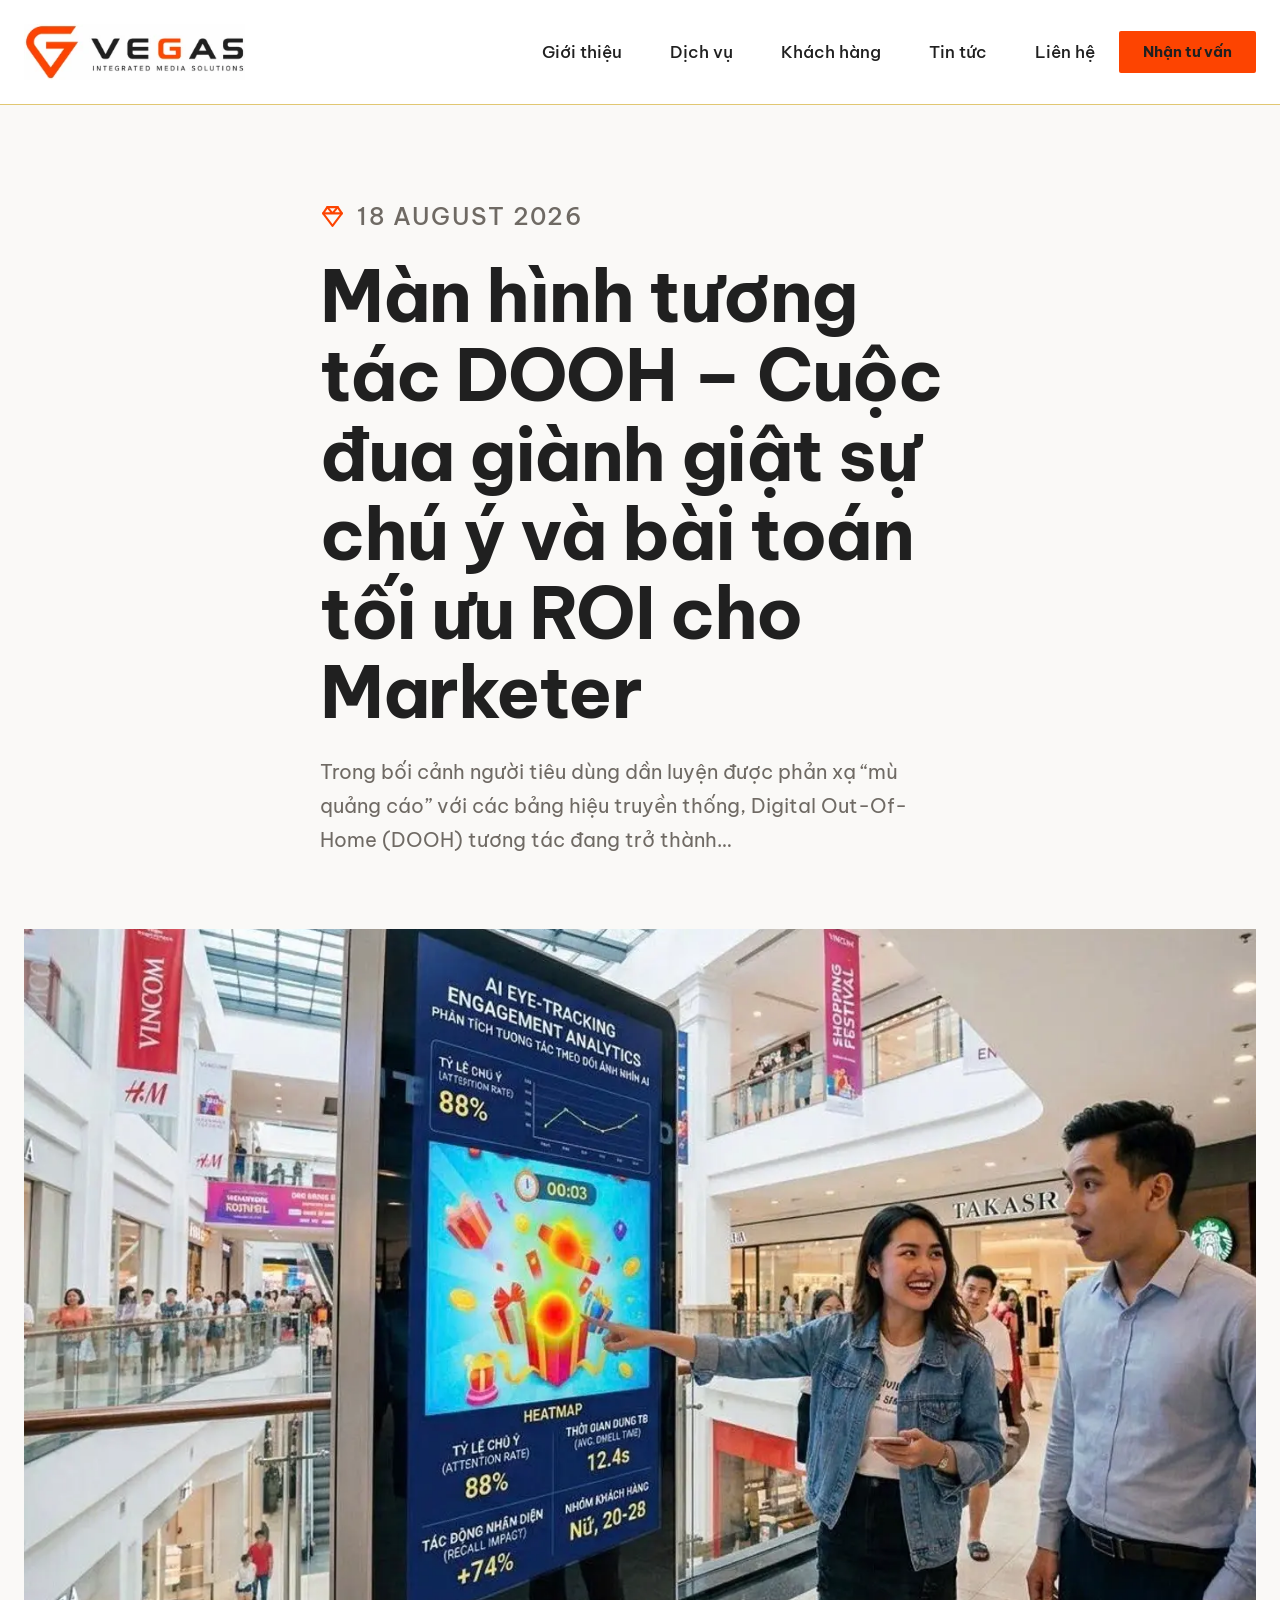
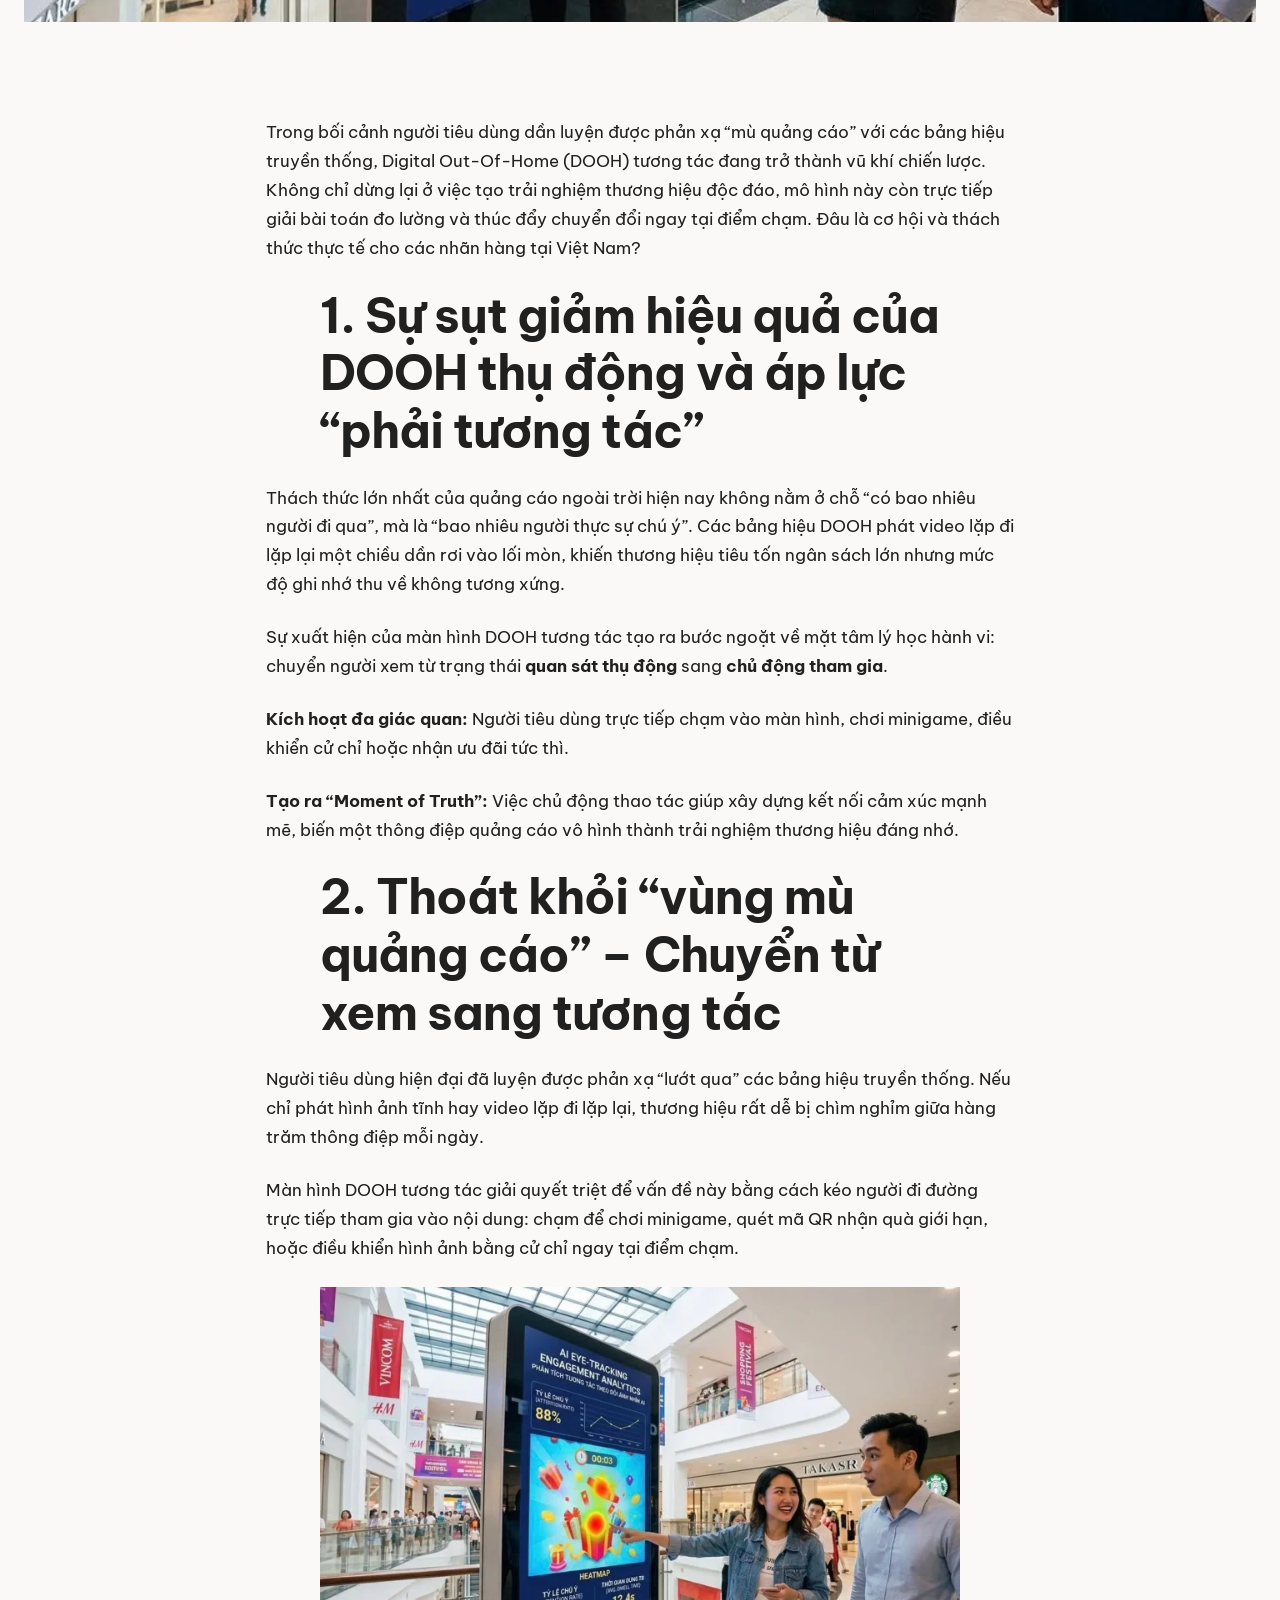
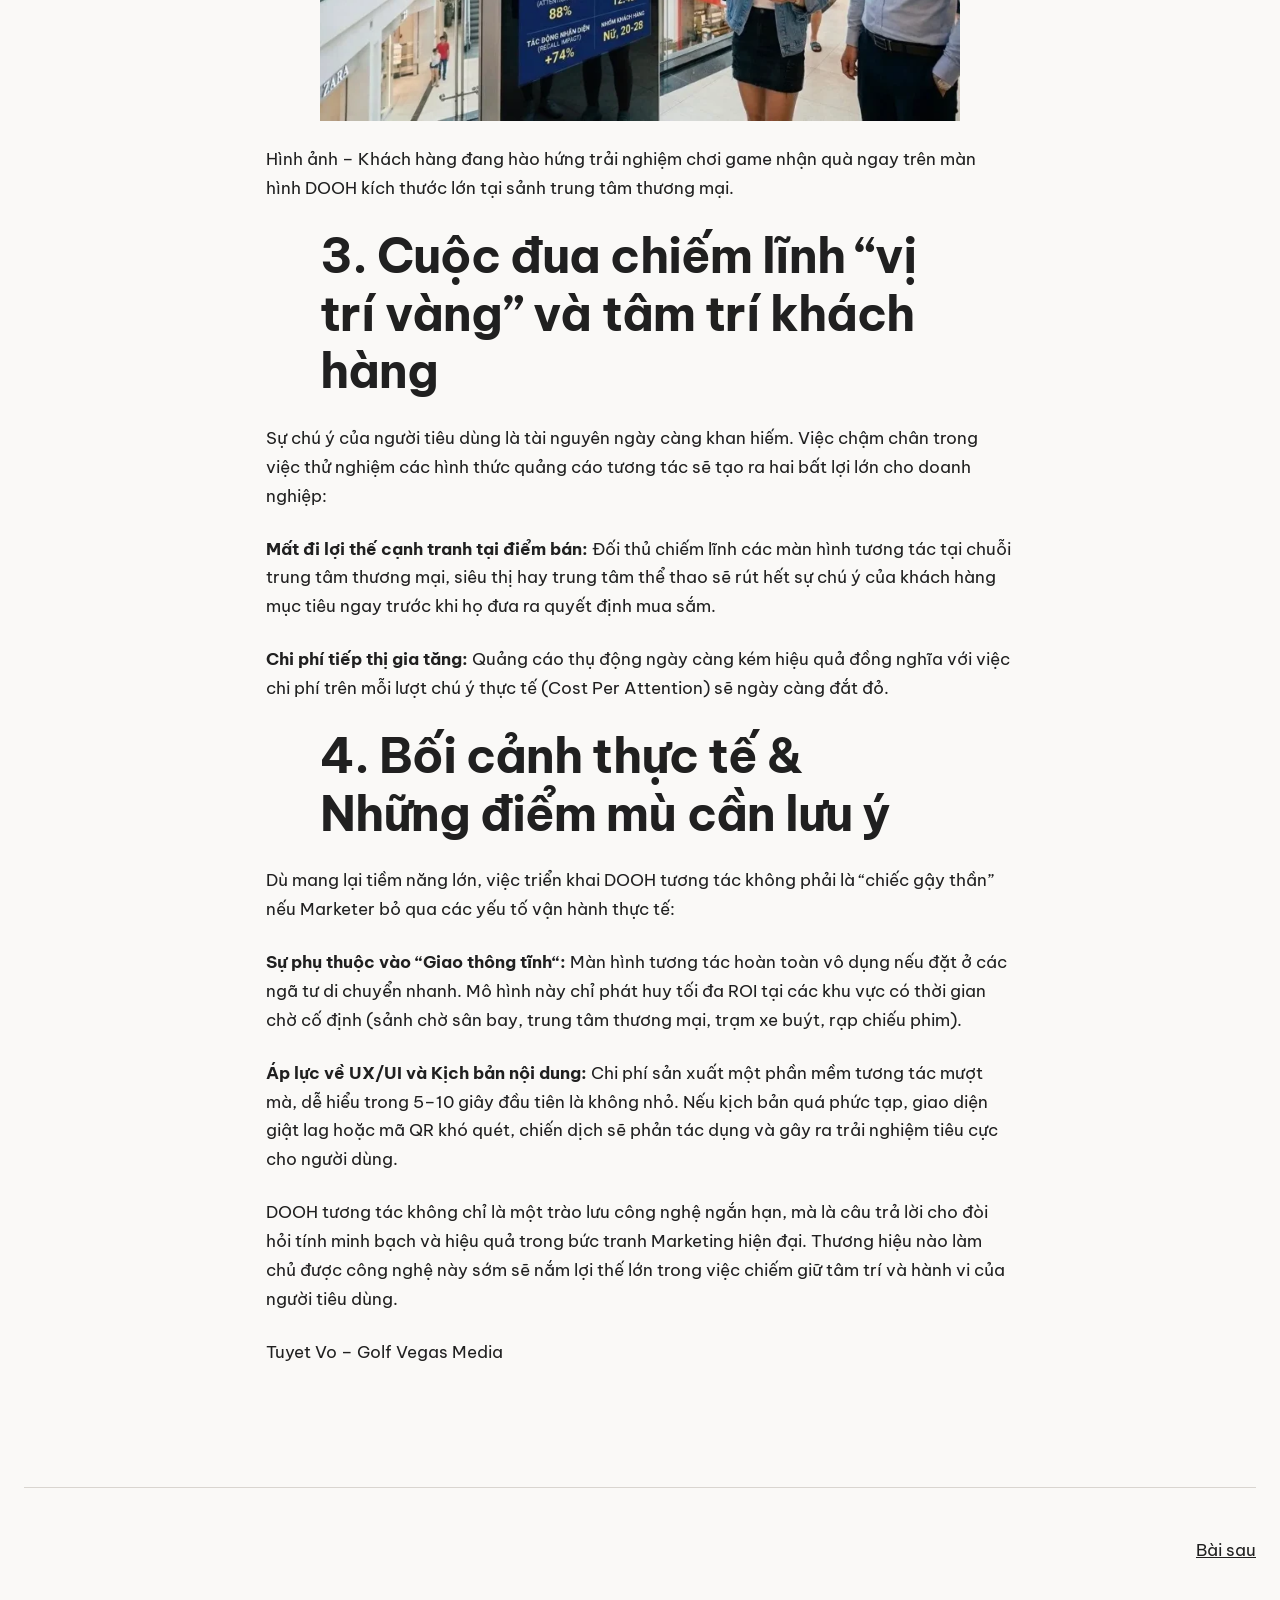
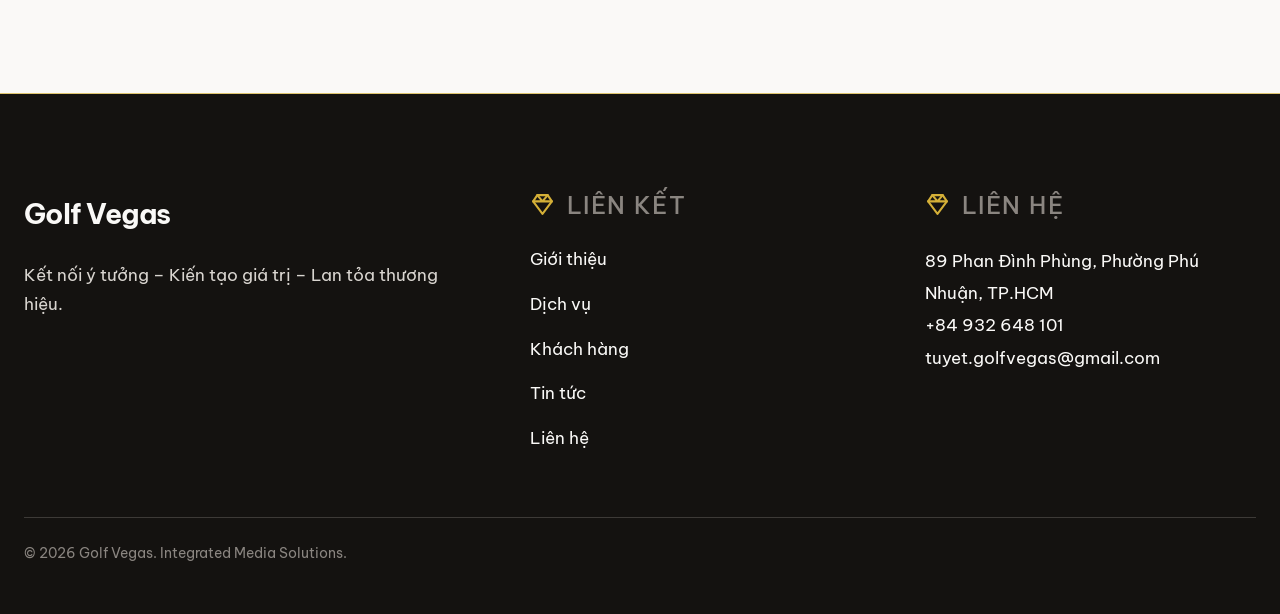
<file: man-hinh-tuong-tac-dooh-cuoc-dua-gianh-giat-su-chu-y-va-bai-toan-toi-u/index.html>
<!DOCTYPE html>
<html lang="en-US">
<head>
	<meta charset="UTF-8" />
	<meta name="viewport" content="width=device-width, initial-scale=1" />
<meta name='robots' content='max-image-preview:large' />
<link rel="preload" href="../wp-content/themes/golfvegas/assets/fonts/be-vietnam-pro-400-vietnamese.woff2" as="font" type="font/woff2" crossorigin>
<link rel="preload" href="../wp-content/themes/golfvegas/assets/fonts/be-vietnam-pro-400-latin.woff2" as="font" type="font/woff2" crossorigin>
<link rel="preload" href="../wp-content/themes/golfvegas/assets/fonts/be-vietnam-pro-700-vietnamese.woff2" as="font" type="font/woff2" crossorigin>
<link rel="preload" href="../wp-content/themes/golfvegas/assets/fonts/be-vietnam-pro-700-latin.woff2" as="font" type="font/woff2" crossorigin>
<title>Màn hình tương tác DOOH | Golf Vegas</title>


<meta name="description" content="Trong bối cảnh người tiêu dùng dần luyện được phản xạ &quot;mù quảng cáo&quot; với các bảng hiệu truyền thống, Digital Out-Of-Home (DOOH) tương tác đang trở thành…">
<meta property="og:type" content="article">
<meta property="og:site_name" content="Golf Vegas">
<meta property="og:title" content="Màn hình tương tác DOOH | Golf Vegas">
<meta property="og:url" content="https://ali33.github.io/golfvegas.vn_html/man-hinh-tuong-tac-dooh-cuoc-dua-gianh-giat-su-chu-y-va-bai-toan-toi-u/">
<meta property="og:locale" content="en_US">
<meta property="og:image" content="https://ali33.github.io/golfvegas.vn_html/wp-content/uploads/2026/08/man-hinh-tuong-tac-dooh-cuoc-dua-gianh-giat-su-chu-y-va-bai-toan-toi-u-1-1400x900.webp">
<meta property="og:image:alt" content="Màn hình tương tác DOOH | Golf Vegas">
<meta property="og:description" content="Trong bối cảnh người tiêu dùng dần luyện được phản xạ &quot;mù quảng cáo&quot; với các bảng hiệu truyền thống, Digital Out-Of-Home (DOOH) tương tác đang trở thành…">
<meta name="twitter:card" content="summary_large_image">
<meta name="twitter:title" content="Màn hình tương tác DOOH | Golf Vegas">
<meta name="twitter:image" content="https://ali33.github.io/golfvegas.vn_html/wp-content/uploads/2026/08/man-hinh-tuong-tac-dooh-cuoc-dua-gianh-giat-su-chu-y-va-bai-toan-toi-u-1-1400x900.webp">
<meta name="twitter:description" content="Trong bối cảnh người tiêu dùng dần luyện được phản xạ &quot;mù quảng cáo&quot; với các bảng hiệu truyền thống, Digital Out-Of-Home (DOOH) tương tác đang trở thành…">

<script type="application/ld+json">{"@context":"https://schema.org","@graph":[{"@type":"Organization","@id":"https://ali33.github.io/golfvegas.vn_html/#organization","name":"Golf Vegas","url":"https://ali33.github.io/golfvegas.vn_html/","slogan":"Kết nối ý tưởng – Kiến tạo giá trị – Lan tỏa thương hiệu","foundingDate":"2021","address":{"@type":"PostalAddress","streetAddress":"89 Phan Đình Phùng","addressLocality":"Phường Phú Nhuận","addressRegion":"TP.HCM","addressCountry":"VN"},"telephone":"+84932648101","email":"tuyet.golfvegas@gmail.com","logo":"https://ali33.github.io/golfvegas.vn_html/wp-content/uploads/2026/08/logo-horizontal.webp"},{"@type":"BreadcrumbList","itemListElement":[{"@type":"ListItem","position":1,"name":"Trang chủ","item":"https://ali33.github.io/golfvegas.vn_html/"},{"@type":"ListItem","position":2,"name":"Màn hình tương tác DOOH &#8211; Cuộc đua giành giật sự chú ý và bài toán tối ưu ROI cho Marketer","item":"https://ali33.github.io/golfvegas.vn_html/man-hinh-tuong-tac-dooh-cuoc-dua-gianh-giat-su-chu-y-va-bai-toan-toi-u/"}]},{"@type":"Article","headline":"Màn hình tương tác DOOH &#8211; Cuộc đua giành giật sự chú ý và bài toán tối ưu ROI cho Marketer","description":"Trong bối cảnh người tiêu dùng dần luyện được phản xạ \"mù quảng cáo\" với các bảng hiệu truyền thống, Digital Out-Of-Home (DOOH) tương tác đang trở thành…","datePublished":"2026-08-18T14:29:59+07:00","dateModified":"2026-08-18T14:48:26+07:00","image":"https://ali33.github.io/golfvegas.vn_html/wp-content/uploads/2026/08/man-hinh-tuong-tac-dooh-cuoc-dua-gianh-giat-su-chu-y-va-bai-toan-toi-u-1-1400x900.webp","mainEntityOfPage":"https://ali33.github.io/golfvegas.vn_html/man-hinh-tuong-tac-dooh-cuoc-dua-gianh-giat-su-chu-y-va-bai-toan-toi-u/","publisher":{"@id":"https://ali33.github.io/golfvegas.vn_html/#organization"},"author":{"@id":"https://ali33.github.io/golfvegas.vn_html/#organization"}}]}</script>


<style id="wp-img-auto-sizes-contain-inline-css">
img:is([sizes=auto i],[sizes^="auto," i]){contain-intrinsic-size:3000px 1500px}
/*# sourceURL=wp-img-auto-sizes-contain-inline-css */
</style>
<style id="wp-block-site-logo-inline-css">
.wp-block-site-logo{box-sizing:border-box;line-height:0}.wp-block-site-logo a{display:inline-block;line-height:0}.wp-block-site-logo.is-default-size img{height:auto;width:120px}.wp-block-site-logo img{height:auto;max-width:100%}.wp-block-site-logo a,.wp-block-site-logo img{border-radius:inherit}.wp-block-site-logo.aligncenter{margin-left:auto;margin-right:auto;text-align:center}:root :where(.wp-block-site-logo.is-style-rounded){border-radius:9999px}
/*# sourceURL=../wp-includes/blocks/site-logo/style.min.css */
</style>
<style id="wp-block-group-inline-css">
.wp-block-group{box-sizing:border-box}:where(.wp-block-group.wp-block-group-is-layout-constrained){position:relative}
/*# sourceURL=../wp-includes/blocks/group/style.min.css */
</style>
<style id="wp-block-group-theme-inline-css">
:where(.wp-block-group.has-background){padding:1.25em 2.375em}
/*# sourceURL=../wp-includes/blocks/group/theme.min.css */
</style>
<style id="wp-block-navigation-link-inline-css">
.wp-block-navigation .wp-block-navigation-item__label{overflow-wrap:break-word}.wp-block-navigation .wp-block-navigation-item__description{display:none}.link-ui-tools{outline:1px solid #f0f0f0;padding:8px}.link-ui-block-inserter{padding-top:8px}.link-ui-block-inserter__back{margin-left:8px;text-transform:uppercase}
/*# sourceURL=../wp-includes/blocks/navigation-link/style.min.css */
</style>
<link rel='stylesheet' id='wp-block-navigation-css' href='../wp-includes/blocks/navigation/style.min.css' media='all' />
<style id="wp-block-button-inline-css">
.wp-block-button__link{align-content:center;box-sizing:border-box;cursor:pointer;display:inline-block;height:100%;text-align:center;word-break:break-word}.wp-block-button__link.aligncenter{text-align:center}.wp-block-button__link.alignright{text-align:right}:where(.wp-block-button__link){border-radius:9999px;box-shadow:none;padding:calc(.667em + 2px) calc(1.333em + 2px);text-decoration:none}.wp-block-button[style*=text-decoration] .wp-block-button__link{text-decoration:inherit}.wp-block-buttons>.wp-block-button.has-custom-width{max-width:none}.wp-block-buttons>.wp-block-button.has-custom-width .wp-block-button__link{width:100%}.wp-block-buttons>.wp-block-button.has-custom-font-size .wp-block-button__link{font-size:inherit}.wp-block-buttons>.wp-block-button.wp-block-button__width-25{width:calc(25% - var(--wp--style--block-gap, .5em)*.75)}.wp-block-buttons>.wp-block-button.wp-block-button__width-50{width:calc(50% - var(--wp--style--block-gap, .5em)*.5)}.wp-block-buttons>.wp-block-button.wp-block-button__width-75{width:calc(75% - var(--wp--style--block-gap, .5em)*.25)}.wp-block-buttons>.wp-block-button.wp-block-button__width-100{flex-basis:100%;width:100%}.wp-block-buttons.is-vertical>.wp-block-button.wp-block-button__width-25{width:25%}.wp-block-buttons.is-vertical>.wp-block-button.wp-block-button__width-50{width:50%}.wp-block-buttons.is-vertical>.wp-block-button.wp-block-button__width-75{width:75%}.wp-block-button.is-style-squared,.wp-block-button__link.wp-block-button.is-style-squared{border-radius:0}.wp-block-button.no-border-radius,.wp-block-button__link.no-border-radius{border-radius:0!important}:root :where(.wp-block-button .wp-block-button__link.is-style-outline),:root :where(.wp-block-button.is-style-outline>.wp-block-button__link){border:2px solid;padding:.667em 1.333em}:root :where(.wp-block-button .wp-block-button__link.is-style-outline:not(.has-text-color)),:root :where(.wp-block-button.is-style-outline>.wp-block-button__link:not(.has-text-color)){color:currentColor}:root :where(.wp-block-button .wp-block-button__link.is-style-outline:not(.has-background)),:root :where(.wp-block-button.is-style-outline>.wp-block-button__link:not(.has-background)){background-color:initial;background-image:none}
/*# sourceURL=../wp-includes/blocks/button/style.min.css */
</style>
<style id="wp-block-buttons-inline-css">
.wp-block-buttons{box-sizing:border-box}.wp-block-buttons.is-vertical{flex-direction:column}.wp-block-buttons.is-vertical>.wp-block-button:last-child{margin-bottom:0}.wp-block-buttons>.wp-block-button{display:inline-block;margin:0}.wp-block-buttons.is-content-justification-left{justify-content:flex-start}.wp-block-buttons.is-content-justification-left.is-vertical{align-items:flex-start}.wp-block-buttons.is-content-justification-center{justify-content:center}.wp-block-buttons.is-content-justification-center.is-vertical{align-items:center}.wp-block-buttons.is-content-justification-right{justify-content:flex-end}.wp-block-buttons.is-content-justification-right.is-vertical{align-items:flex-end}.wp-block-buttons.is-content-justification-space-between{justify-content:space-between}.wp-block-buttons.aligncenter{text-align:center}.wp-block-buttons:not(.is-content-justification-space-between,.is-content-justification-right,.is-content-justification-left,.is-content-justification-center) .wp-block-button.aligncenter{margin-left:auto;margin-right:auto;width:100%}.wp-block-buttons[style*=text-decoration] .wp-block-button,.wp-block-buttons[style*=text-decoration] .wp-block-button__link{text-decoration:inherit}.wp-block-buttons.has-custom-font-size .wp-block-button__link{font-size:inherit}.wp-block-buttons .wp-block-button__link{width:100%}.wp-block-button.aligncenter{text-align:center}
/*# sourceURL=../wp-includes/blocks/buttons/style.min.css */
</style>
<style id="wp-block-template-part-theme-inline-css">
:root :where(.wp-block-template-part.has-background){margin-bottom:0;margin-top:0;padding:1.25em 2.375em}
/*# sourceURL=../wp-includes/blocks/template-part/theme.min.css */
</style>
<style id="wp-block-post-date-inline-css">
.wp-block-post-date{box-sizing:border-box}
/*# sourceURL=../wp-includes/blocks/post-date/style.min.css */
</style>
<style id="wp-block-post-title-inline-css">
.wp-block-post-title{box-sizing:border-box;word-break:break-word}.wp-block-post-title :where(a){display:inline-block;font-family:inherit;font-size:inherit;font-style:inherit;font-weight:inherit;letter-spacing:inherit;line-height:inherit;text-decoration:inherit}
/*# sourceURL=../wp-includes/blocks/post-title/style.min.css */
</style>
<style id="wp-block-post-excerpt-inline-css">
:where(.wp-block-post-excerpt){box-sizing:border-box;margin-bottom:var(--wp--style--block-gap);margin-top:var(--wp--style--block-gap)}.wp-block-post-excerpt__excerpt{margin-bottom:0;margin-top:0}.wp-block-post-excerpt__more-text{margin-bottom:0;margin-top:var(--wp--style--block-gap)}.wp-block-post-excerpt__more-link{display:inline-block}
/*# sourceURL=../wp-includes/blocks/post-excerpt/style.min.css */
</style>
<style id="wp-block-post-featured-image-inline-css">
.wp-block-post-featured-image{margin-left:0;margin-right:0}.wp-block-post-featured-image a{display:block;height:100%}.wp-block-post-featured-image :where(img){box-sizing:border-box;height:auto;max-width:100%;vertical-align:bottom;width:100%}.wp-block-post-featured-image.alignfull img,.wp-block-post-featured-image.alignwide img{width:100%}.wp-block-post-featured-image .wp-block-post-featured-image__overlay.has-background-dim{background-color:#000;inset:0;position:absolute}.wp-block-post-featured-image{position:relative}.wp-block-post-featured-image .wp-block-post-featured-image__overlay.has-background-gradient{background-color:initial}.wp-block-post-featured-image .wp-block-post-featured-image__overlay.has-background-dim-0{opacity:0}.wp-block-post-featured-image .wp-block-post-featured-image__overlay.has-background-dim-10{opacity:.1}.wp-block-post-featured-image .wp-block-post-featured-image__overlay.has-background-dim-20{opacity:.2}.wp-block-post-featured-image .wp-block-post-featured-image__overlay.has-background-dim-30{opacity:.3}.wp-block-post-featured-image .wp-block-post-featured-image__overlay.has-background-dim-40{opacity:.4}.wp-block-post-featured-image .wp-block-post-featured-image__overlay.has-background-dim-50{opacity:.5}.wp-block-post-featured-image .wp-block-post-featured-image__overlay.has-background-dim-60{opacity:.6}.wp-block-post-featured-image .wp-block-post-featured-image__overlay.has-background-dim-70{opacity:.7}.wp-block-post-featured-image .wp-block-post-featured-image__overlay.has-background-dim-80{opacity:.8}.wp-block-post-featured-image .wp-block-post-featured-image__overlay.has-background-dim-90{opacity:.9}.wp-block-post-featured-image .wp-block-post-featured-image__overlay.has-background-dim-100{opacity:1}.wp-block-post-featured-image:where(.alignleft,.alignright){width:100%}
/*# sourceURL=../wp-includes/blocks/post-featured-image/style.min.css */
</style>
<style id="wp-block-paragraph-inline-css">
.is-small-text{font-size:.875em}.is-regular-text{font-size:1em}.is-large-text{font-size:2.25em}.is-larger-text{font-size:3em}.has-drop-cap:not(:focus):first-letter{float:left;font-size:8.4em;font-style:normal;font-weight:100;line-height:.68;margin:.05em .1em 0 0;text-transform:uppercase}body.rtl .has-drop-cap:not(:focus):first-letter{float:none;margin-left:.1em}p.has-drop-cap.has-background{overflow:hidden}:root :where(p.has-background){padding:1.25em 2.375em}:where(p.has-text-color:not(.has-link-color)) a{color:inherit}p.has-text-align-left[style*="writing-mode:vertical-lr"],p.has-text-align-right[style*="writing-mode:vertical-rl"]{rotate:180deg}
/*# sourceURL=../wp-includes/blocks/paragraph/style.min.css */
</style>
<style id="wp-block-heading-inline-css">
h1:where(.wp-block-heading).has-background,h2:where(.wp-block-heading).has-background,h3:where(.wp-block-heading).has-background,h4:where(.wp-block-heading).has-background,h5:where(.wp-block-heading).has-background,h6:where(.wp-block-heading).has-background{padding:1.25em 2.375em}h1.has-text-align-left[style*=writing-mode]:where([style*=vertical-lr]),h1.has-text-align-right[style*=writing-mode]:where([style*=vertical-rl]),h2.has-text-align-left[style*=writing-mode]:where([style*=vertical-lr]),h2.has-text-align-right[style*=writing-mode]:where([style*=vertical-rl]),h3.has-text-align-left[style*=writing-mode]:where([style*=vertical-lr]),h3.has-text-align-right[style*=writing-mode]:where([style*=vertical-rl]),h4.has-text-align-left[style*=writing-mode]:where([style*=vertical-lr]),h4.has-text-align-right[style*=writing-mode]:where([style*=vertical-rl]),h5.has-text-align-left[style*=writing-mode]:where([style*=vertical-lr]),h5.has-text-align-right[style*=writing-mode]:where([style*=vertical-rl]),h6.has-text-align-left[style*=writing-mode]:where([style*=vertical-lr]),h6.has-text-align-right[style*=writing-mode]:where([style*=vertical-rl]){rotate:180deg}
/*# sourceURL=../wp-includes/blocks/heading/style.min.css */
</style>
<style id="wp-block-image-inline-css">
.wp-block-image>a,.wp-block-image>figure>a{display:inline-block}.wp-block-image img{box-sizing:border-box;height:auto;max-width:100%;vertical-align:bottom}@media not (prefers-reduced-motion){.wp-block-image img.hide{visibility:hidden}.wp-block-image img.show{animation:show-content-image .4s}}.wp-block-image[style*=border-radius] img,.wp-block-image[style*=border-radius]>a{border-radius:inherit}.wp-block-image.has-custom-border img{box-sizing:border-box}.wp-block-image.aligncenter{text-align:center}.wp-block-image.alignfull>a,.wp-block-image.alignwide>a{width:100%}.wp-block-image.alignfull img,.wp-block-image.alignwide img{height:auto;width:100%}.wp-block-image .aligncenter,.wp-block-image .alignleft,.wp-block-image .alignright,.wp-block-image.aligncenter,.wp-block-image.alignleft,.wp-block-image.alignright{display:table}.wp-block-image .aligncenter>figcaption,.wp-block-image .alignleft>figcaption,.wp-block-image .alignright>figcaption,.wp-block-image.aligncenter>figcaption,.wp-block-image.alignleft>figcaption,.wp-block-image.alignright>figcaption{caption-side:bottom;display:table-caption}.wp-block-image .alignleft{float:left;margin:.5em 1em .5em 0}.wp-block-image .alignright{float:right;margin:.5em 0 .5em 1em}.wp-block-image .aligncenter{margin-left:auto;margin-right:auto}.wp-block-image :where(figcaption){margin-bottom:1em;margin-top:.5em}.wp-block-image.is-style-circle-mask img{border-radius:9999px}@supports ((-webkit-mask-image:none) or (mask-image:none)) or (-webkit-mask-image:none){.wp-block-image.is-style-circle-mask img{border-radius:0;-webkit-mask-image:url('data:image/svg+xml;utf8,<svg viewBox="0 0 100 100" xmlns="http://www.w3.org/2000/svg"><circle cx="50" cy="50" r="50"/></svg>');mask-image:url('data:image/svg+xml;utf8,<svg viewBox="0 0 100 100" xmlns="http://www.w3.org/2000/svg"><circle cx="50" cy="50" r="50"/></svg>');mask-mode:alpha;-webkit-mask-position:center;mask-position:center;-webkit-mask-repeat:no-repeat;mask-repeat:no-repeat;-webkit-mask-size:contain;mask-size:contain}}:root :where(.wp-block-image.is-style-rounded img,.wp-block-image .is-style-rounded img){border-radius:9999px}.wp-block-image figure{margin:0}.wp-lightbox-container{display:flex;flex-direction:column;position:relative}.wp-lightbox-container img{cursor:zoom-in}.wp-lightbox-container img:hover+button{opacity:1}.wp-lightbox-container button{align-items:center;backdrop-filter:blur(16px) saturate(180%);background-color:#5a5a5a40;border:none;border-radius:4px;cursor:zoom-in;display:flex;height:20px;justify-content:center;opacity:0;padding:0;position:absolute;right:16px;text-align:center;top:16px;width:20px;z-index:100}@media not (prefers-reduced-motion){.wp-lightbox-container button{transition:opacity .2s ease}}.wp-lightbox-container button:focus-visible{outline:3px auto #5a5a5a40;outline:3px auto -webkit-focus-ring-color;outline-offset:3px}.wp-lightbox-container button:hover{cursor:pointer;opacity:1}.wp-lightbox-container button:focus{opacity:1}.wp-lightbox-container button:focus,.wp-lightbox-container button:hover,.wp-lightbox-container button:not(:hover):not(:active):not(.has-background){background-color:#5a5a5a40;border:none}.wp-lightbox-overlay{box-sizing:border-box;cursor:zoom-out;height:100vh;left:0;overflow:hidden;position:fixed;top:0;visibility:hidden;width:100%;z-index:100000}.wp-lightbox-overlay .wp-lightbox-close-button{align-items:center;cursor:pointer;display:flex;font-family:inherit;gap:8px;justify-content:center;line-height:1;min-height:40px;min-width:40px;padding:0 4px;position:absolute;right:calc(env(safe-area-inset-right) + 16px);top:calc(env(safe-area-inset-top) + 16px);z-index:5000000}.wp-lightbox-overlay .wp-lightbox-close-button:focus,.wp-lightbox-overlay .wp-lightbox-close-button:hover,.wp-lightbox-overlay .wp-lightbox-close-button:not(:hover):not(:active):not(.has-background){background:none;border:none}.wp-lightbox-overlay .wp-lightbox-close-button:has(.wp-lightbox-close-text:not([hidden])) .wp-lightbox-close-icon svg{height:1em;width:1em}.wp-lightbox-overlay .wp-lightbox-close-icon svg{display:block}.wp-lightbox-overlay .wp-lightbox-navigation-button-next,.wp-lightbox-overlay .wp-lightbox-navigation-button-prev{align-items:center;bottom:16px;cursor:pointer;display:flex;font-family:inherit;gap:4px;justify-content:center;line-height:1;min-height:40px;min-width:40px;padding:0 8px;position:absolute;z-index:2000002}.wp-lightbox-overlay .wp-lightbox-navigation-button-next[hidden],.wp-lightbox-overlay .wp-lightbox-navigation-button-prev[hidden]{display:none}@media (min-width:960px){.wp-lightbox-overlay .wp-lightbox-navigation-button-next,.wp-lightbox-overlay .wp-lightbox-navigation-button-prev{bottom:50%;transform:translateY(-50%)}}.wp-lightbox-overlay .wp-lightbox-navigation-button-next:focus,.wp-lightbox-overlay .wp-lightbox-navigation-button-next:hover,.wp-lightbox-overlay .wp-lightbox-navigation-button-next:not(:hover):not(:active):not(.has-background),.wp-lightbox-overlay .wp-lightbox-navigation-button-prev:focus,.wp-lightbox-overlay .wp-lightbox-navigation-button-prev:hover,.wp-lightbox-overlay .wp-lightbox-navigation-button-prev:not(:hover):not(:active):not(.has-background){background:none;border:none;padding:0 8px}.wp-lightbox-overlay .wp-lightbox-navigation-button-next:has(.wp-lightbox-navigation-text:not([hidden])) .wp-lightbox-navigation-icon svg,.wp-lightbox-overlay .wp-lightbox-navigation-button-prev:has(.wp-lightbox-navigation-text:not([hidden])) .wp-lightbox-navigation-icon svg{display:block;height:1.5em;width:1.5em}.wp-lightbox-overlay .wp-lightbox-navigation-button-prev{left:calc(env(safe-area-inset-left) + 16px)}.wp-lightbox-overlay .wp-lightbox-navigation-button-next{right:calc(env(safe-area-inset-right) + 16px)}.wp-lightbox-overlay .wp-lightbox-navigation-icon svg{vertical-align:middle}.wp-lightbox-overlay .lightbox-image-container{height:var(--wp--lightbox-container-height);left:50%;overflow:hidden;position:absolute;top:50%;transform:translate(-50%,-50%);transform-origin:top left;width:var(--wp--lightbox-container-width);z-index:2000001}.wp-lightbox-overlay .wp-block-image{align-items:center;box-sizing:border-box;display:flex;height:100%;justify-content:center;margin:0;position:relative;transform-origin:0 0;width:100%;z-index:3000000}.wp-lightbox-overlay .wp-block-image img{height:var(--wp--lightbox-image-height);min-height:var(--wp--lightbox-image-height);min-width:var(--wp--lightbox-image-width);width:var(--wp--lightbox-image-width)}.wp-lightbox-overlay .wp-block-image figcaption{display:none}.wp-lightbox-overlay button{background:none;border:none}.wp-lightbox-overlay .scrim{background-color:#fff;height:100%;opacity:.9;position:absolute;width:100%;z-index:2000000}.wp-lightbox-overlay.active{visibility:visible}@media not (prefers-reduced-motion){.wp-lightbox-overlay.active{animation:turn-on-visibility .25s both}.wp-lightbox-overlay.active img{animation:turn-on-visibility .35s both}.wp-lightbox-overlay.show-closing-animation:not(.active){animation:turn-off-visibility .35s both}.wp-lightbox-overlay.show-closing-animation:not(.active) img{animation:turn-off-visibility .25s both}.wp-lightbox-overlay.zoom.active{animation:none;opacity:1;visibility:visible}.wp-lightbox-overlay.zoom.active .lightbox-image-container{animation:lightbox-zoom-in .4s}.wp-lightbox-overlay.zoom.active .lightbox-image-container img{animation:none}.wp-lightbox-overlay.zoom.active .scrim{animation:turn-on-visibility .4s forwards}.wp-lightbox-overlay.zoom.show-closing-animation:not(.active){animation:none}.wp-lightbox-overlay.zoom.show-closing-animation:not(.active) .lightbox-image-container{animation:lightbox-zoom-out .4s}.wp-lightbox-overlay.zoom.show-closing-animation:not(.active) .lightbox-image-container img{animation:none}.wp-lightbox-overlay.zoom.show-closing-animation:not(.active) .scrim{animation:turn-off-visibility .4s forwards}}@keyframes show-content-image{0%{visibility:hidden}99%{visibility:hidden}to{visibility:visible}}@keyframes turn-on-visibility{0%{opacity:0}to{opacity:1}}@keyframes turn-off-visibility{0%{opacity:1;visibility:visible}99%{opacity:0;visibility:visible}to{opacity:0;visibility:hidden}}@keyframes lightbox-zoom-in{0%{transform:translate(calc((-100vw + var(--wp--lightbox-scrollbar-width))/2 + var(--wp--lightbox-initial-left-position)),calc(-50vh + var(--wp--lightbox-initial-top-position))) scale(var(--wp--lightbox-scale))}to{transform:translate(-50%,-50%) scale(1)}}@keyframes lightbox-zoom-out{0%{transform:translate(-50%,-50%) scale(1);visibility:visible}99%{visibility:visible}to{transform:translate(calc((-100vw + var(--wp--lightbox-scrollbar-width))/2 + var(--wp--lightbox-initial-left-position)),calc(-50vh + var(--wp--lightbox-initial-top-position))) scale(var(--wp--lightbox-scale));visibility:hidden}}
/*# sourceURL=../wp-includes/blocks/image/style.min.css */
</style>
<style id="wp-block-image-theme-inline-css">
:root :where(.wp-block-image figcaption){color:#555;font-size:13px;text-align:center}.is-dark-theme :root :where(.wp-block-image figcaption){color:#ffffffa6}.wp-block-image{margin:0 0 1em}
/*# sourceURL=../wp-includes/blocks/image/theme.min.css */
</style>
<style id="wp-block-post-content-inline-css">
.wp-block-post-content{display:flow-root}
/*# sourceURL=../wp-includes/blocks/post-content/style.min.css */
</style>
<style id="wp-block-post-navigation-link-inline-css">
.wp-block-post-navigation-link .wp-block-post-navigation-link__arrow-previous{display:inline-block;margin-right:1ch}.wp-block-post-navigation-link .wp-block-post-navigation-link__arrow-previous:not(.is-arrow-chevron){transform:scaleX(1)}.wp-block-post-navigation-link .wp-block-post-navigation-link__arrow-next{display:inline-block;margin-left:1ch}.wp-block-post-navigation-link .wp-block-post-navigation-link__arrow-next:not(.is-arrow-chevron){transform:scaleX(1)}.wp-block-post-navigation-link.has-text-align-left[style*="writing-mode: vertical-lr"],.wp-block-post-navigation-link.has-text-align-right[style*="writing-mode: vertical-rl"]{rotate:180deg}
/*# sourceURL=../wp-includes/blocks/post-navigation-link/style.min.css */
</style>
<style id="wp-block-site-title-inline-css">
.wp-block-site-title{box-sizing:border-box}.wp-block-site-title :where(a){color:inherit;font-family:inherit;font-size:inherit;font-style:inherit;font-weight:inherit;letter-spacing:inherit;line-height:inherit;text-decoration:inherit}
/*# sourceURL=../wp-includes/blocks/site-title/style.min.css */
</style>
<style id="wp-block-columns-inline-css">
.wp-block-columns{box-sizing:border-box;display:flex;flex-wrap:wrap!important}@media (min-width:782px){.wp-block-columns{flex-wrap:nowrap!important}}.wp-block-columns{align-items:normal!important}.wp-block-columns.are-vertically-aligned-top{align-items:flex-start}.wp-block-columns.are-vertically-aligned-center{align-items:center}.wp-block-columns.are-vertically-aligned-bottom{align-items:flex-end}@media (max-width:781px){.wp-block-columns:not(.is-not-stacked-on-mobile)>.wp-block-column{flex-basis:100%!important}}@media (min-width:782px){.wp-block-columns:not(.is-not-stacked-on-mobile)>.wp-block-column{flex-basis:0;flex-grow:1}.wp-block-columns:not(.is-not-stacked-on-mobile)>.wp-block-column[style*=flex-basis]{flex-grow:0}}.wp-block-columns.is-not-stacked-on-mobile{flex-wrap:nowrap!important}.wp-block-columns.is-not-stacked-on-mobile>.wp-block-column{flex-basis:0;flex-grow:1}.wp-block-columns.is-not-stacked-on-mobile>.wp-block-column[style*=flex-basis]{flex-grow:0}:where(.wp-block-columns){margin-bottom:1.75em}:where(.wp-block-columns.has-background){padding:1.25em 2.375em}.wp-block-column{flex-grow:1;min-width:0;overflow-wrap:break-word;word-break:break-word}.wp-block-column.is-vertically-aligned-top{align-self:flex-start}.wp-block-column.is-vertically-aligned-center{align-self:center}.wp-block-column.is-vertically-aligned-bottom{align-self:flex-end}.wp-block-column.is-vertically-aligned-stretch{align-self:stretch}.wp-block-column.is-vertically-aligned-bottom,.wp-block-column.is-vertically-aligned-center,.wp-block-column.is-vertically-aligned-top{width:100%}
/*# sourceURL=../wp-includes/blocks/columns/style.min.css */
</style>
<style id="wp-block-separator-inline-css">
@charset "UTF-8";.wp-block-separator{border:none;border-top:2px solid}:root :where(.wp-block-separator.is-style-dots){height:auto;line-height:1;text-align:center}:root :where(.wp-block-separator.is-style-dots):before{color:currentColor;content:"···";font-family:serif;font-size:1.5em;letter-spacing:2em;padding-left:2em}.wp-block-separator.is-style-dots{background:none!important;border:none!important}
/*# sourceURL=../wp-includes/blocks/separator/style.min.css */
</style>
<style id="wp-block-separator-theme-inline-css">
.wp-block-separator.has-css-opacity{opacity:.4}.wp-block-separator{border:none;border-bottom:2px solid;margin-left:auto;margin-right:auto}.wp-block-separator.has-alpha-channel-opacity{opacity:1}.wp-block-separator:not(.is-style-wide):not(.is-style-dots){width:100px}.wp-block-separator.has-background:not(.is-style-dots){border-bottom:none;height:1px}.wp-block-separator.has-background:not(.is-style-wide):not(.is-style-dots){height:2px}
/*# sourceURL=../wp-includes/blocks/separator/theme.min.css */
</style>
<style id="wp-block-library-inline-css">
:root{--wp-block-synced-color:#7a00df;--wp-block-synced-color--rgb:122,0,223;--wp-bound-block-color:var(--wp-block-synced-color);--wp-editor-canvas-background:#ddd;--wp-admin-theme-color:#007cba;--wp-admin-theme-color--rgb:0,124,186;--wp-admin-theme-color-darker-10:#006ba1;--wp-admin-theme-color-darker-10--rgb:0,107,160.5;--wp-admin-theme-color-darker-20:#005a87;--wp-admin-theme-color-darker-20--rgb:0,90,135;--wp-admin-border-width-focus:2px}@media (min-resolution:192dpi){:root{--wp-admin-border-width-focus:1.5px}}.wp-element-button{cursor:pointer}:root .has-very-light-gray-background-color{background-color:#eee}:root .has-very-dark-gray-background-color{background-color:#313131}:root .has-very-light-gray-color{color:#eee}:root .has-very-dark-gray-color{color:#313131}:root .has-vivid-green-cyan-to-vivid-cyan-blue-gradient-background{background:linear-gradient(135deg,#00d084,#0693e3)}:root .has-purple-crush-gradient-background{background:linear-gradient(135deg,#34e2e4,#4721fb 50%,#ab1dfe)}:root .has-hazy-dawn-gradient-background{background:linear-gradient(135deg,#faaca8,#dad0ec)}:root .has-subdued-olive-gradient-background{background:linear-gradient(135deg,#fafae1,#67a671)}:root .has-atomic-cream-gradient-background{background:linear-gradient(135deg,#fdd79a,#004a59)}:root .has-nightshade-gradient-background{background:linear-gradient(135deg,#330968,#31cdcf)}:root .has-midnight-gradient-background{background:linear-gradient(135deg,#020381,#2874fc)}:root{--wp--preset--font-size--normal:16px;--wp--preset--font-size--huge:42px}.has-regular-font-size{font-size:1em}.has-larger-font-size{font-size:2.625em}.has-normal-font-size{font-size:var(--wp--preset--font-size--normal)}.has-huge-font-size{font-size:var(--wp--preset--font-size--huge)}:root .has-text-align-center{text-align:center}:root .has-text-align-left{text-align:left}:root .has-text-align-right{text-align:right}.has-fit-text{white-space:nowrap!important}#end-resizable-editor-section{display:none}.aligncenter{clear:both}.items-justified-left{justify-content:flex-start}.items-justified-center{justify-content:center}.items-justified-right{justify-content:flex-end}.items-justified-space-between{justify-content:space-between}.screen-reader-text{word-wrap:normal!important;border:0;clip-path:inset(50%);height:1px;margin:-1px;overflow:hidden;padding:0;position:absolute;width:1px}.screen-reader-text:focus{background-color:#ddd;clip-path:none;color:#444;display:block;font-size:1em;height:auto;left:5px;line-height:normal;padding:15px 23px 14px;text-decoration:none;top:5px;width:auto;z-index:100000}html :where(.has-border-color){border-style:solid}html :where([style*=border-color]){border-style:solid}html :where([style*=border-top-color]){border-top-style:solid}html :where([style*=border-right-color]){border-right-style:solid}html :where([style*=border-bottom-color]){border-bottom-style:solid}html :where([style*=border-left-color]){border-left-style:solid}html :where([style*=border-width]){border-style:solid}html :where([style*=border-top-width]){border-top-style:solid}html :where([style*=border-right-width]){border-right-style:solid}html :where([style*=border-bottom-width]){border-bottom-style:solid}html :where([style*=border-left-width]){border-left-style:solid}html :where(img[class*=wp-image-]){height:auto;max-width:100%}:where(figure){margin:0 0 1em}html :where(.is-position-sticky){--wp-admin--admin-bar--position-offset:var(--wp-admin--admin-bar--height,0px)}@media screen and (max-width:600px){html :where(.is-position-sticky){--wp-admin--admin-bar--position-offset:0px}}
/*# sourceURL=/wp-includes/css/dist/block-library/common.min.css */
</style>
<style id="global-styles-inline-css">
:root{--wp--preset--aspect-ratio--square: 1;--wp--preset--aspect-ratio--4-3: 4/3;--wp--preset--aspect-ratio--3-4: 3/4;--wp--preset--aspect-ratio--3-2: 3/2;--wp--preset--aspect-ratio--2-3: 2/3;--wp--preset--aspect-ratio--16-9: 16/9;--wp--preset--aspect-ratio--9-16: 9/16;--wp--preset--color--black: #000000;--wp--preset--color--cyan-bluish-gray: #abb8c3;--wp--preset--color--white: #FFFFFF;--wp--preset--color--pale-pink: #f78da7;--wp--preset--color--vivid-red: #cf2e2e;--wp--preset--color--luminous-vivid-orange: #ff6900;--wp--preset--color--luminous-vivid-amber: #fcb900;--wp--preset--color--light-green-cyan: #7bdcb5;--wp--preset--color--vivid-green-cyan: #00d084;--wp--preset--color--pale-cyan-blue: #8ed1fc;--wp--preset--color--vivid-cyan-blue: #0693e3;--wp--preset--color--vivid-purple: #9b51e0;--wp--preset--color--brand: #FD4401;--wp--preset--color--ink: #202020;--wp--preset--color--charcoal: #141210;--wp--preset--color--base: #FAF9F7;--wp--preset--color--surface: #F2F0ED;--wp--preset--color--line: #D9D5D0;--wp--preset--color--muted: #6F6A64;--wp--preset--color--muted-inverse: #8A8580;--wp--preset--color--gold: #D4AF37;--wp--preset--color--gold-deep: #856818;--wp--preset--gradient--vivid-cyan-blue-to-vivid-purple: linear-gradient(135deg,rgb(6,147,227) 0%,rgb(155,81,224) 100%);--wp--preset--gradient--light-green-cyan-to-vivid-green-cyan: linear-gradient(135deg,rgb(122,220,180) 0%,rgb(0,208,130) 100%);--wp--preset--gradient--luminous-vivid-amber-to-luminous-vivid-orange: linear-gradient(135deg,rgb(252,185,0) 0%,rgb(255,105,0) 100%);--wp--preset--gradient--luminous-vivid-orange-to-vivid-red: linear-gradient(135deg,rgb(255,105,0) 0%,rgb(207,46,46) 100%);--wp--preset--gradient--very-light-gray-to-cyan-bluish-gray: linear-gradient(135deg,rgb(238,238,238) 0%,rgb(169,184,195) 100%);--wp--preset--gradient--cool-to-warm-spectrum: linear-gradient(135deg,rgb(74,234,220) 0%,rgb(151,120,209) 20%,rgb(207,42,186) 40%,rgb(238,44,130) 60%,rgb(251,105,98) 80%,rgb(254,248,76) 100%);--wp--preset--gradient--blush-light-purple: linear-gradient(135deg,rgb(255,206,236) 0%,rgb(152,150,240) 100%);--wp--preset--gradient--blush-bordeaux: linear-gradient(135deg,rgb(254,205,165) 0%,rgb(254,45,45) 50%,rgb(107,0,62) 100%);--wp--preset--gradient--luminous-dusk: linear-gradient(135deg,rgb(255,203,112) 0%,rgb(199,81,192) 50%,rgb(65,88,208) 100%);--wp--preset--gradient--pale-ocean: linear-gradient(135deg,rgb(255,245,203) 0%,rgb(182,227,212) 50%,rgb(51,167,181) 100%);--wp--preset--gradient--electric-grass: linear-gradient(135deg,rgb(202,248,128) 0%,rgb(113,206,126) 100%);--wp--preset--gradient--midnight: linear-gradient(135deg,rgb(2,3,129) 0%,rgb(40,116,252) 100%);--wp--preset--font-size--small: 13px;--wp--preset--font-size--medium: clamp(14px, 0.875rem + ((1vw - 3.2px) * 0.625), 20px);--wp--preset--font-size--large: clamp(22.041px, 1.378rem + ((1vw - 3.2px) * 1.454), 36px);--wp--preset--font-size--x-large: clamp(25.014px, 1.563rem + ((1vw - 3.2px) * 1.769), 42px);--wp--preset--font-size--eyebrow: clamp(0.984rem, 0.984rem + ((1vw - 0.2rem) * 0.86), 1.5rem);--wp--preset--font-size--caption: 0.875rem;--wp--preset--font-size--body: clamp(0.875rem, 0.875rem + ((1vw - 0.2rem) * 0.313), 1.063rem);--wp--preset--font-size--lead: clamp(1.125rem, 1.125rem + ((1vw - 0.2rem) * 0.208), 1.25rem);--wp--preset--font-size--xl: clamp(0.984rem, 0.984rem + ((1vw - 0.2rem) * 0.86), 1.5rem);--wp--preset--font-size--xxl: clamp(2rem, 2rem + ((1vw - 0.2rem) * 1.667), 3rem);--wp--preset--font-size--display: clamp(2rem, 2rem + ((1vw - 0.2rem) * 4.167), 4.5rem);--wp--preset--font-family--primary: "Be Vietnam Pro", -apple-system, BlinkMacSystemFont, "Segoe UI", Roboto, sans-serif;--wp--preset--spacing--20: 8px;--wp--preset--spacing--30: 16px;--wp--preset--spacing--40: 24px;--wp--preset--spacing--50: 32px;--wp--preset--spacing--60: 48px;--wp--preset--spacing--70: 64px;--wp--preset--spacing--80: 96px;--wp--preset--spacing--10: 4px;--wp--preset--spacing--90: 128px;--wp--preset--shadow--natural: 6px 6px 9px rgba(0, 0, 0, 0.2);--wp--preset--shadow--deep: 12px 12px 50px rgba(0, 0, 0, 0.4);--wp--preset--shadow--sharp: 6px 6px 0px rgba(0, 0, 0, 0.2);--wp--preset--shadow--outlined: 6px 6px 0px -3px rgb(255, 255, 255), 6px 6px rgb(0, 0, 0);--wp--preset--shadow--crisp: 6px 6px 0px rgb(0, 0, 0);--wp--preset--shadow--subtle: 0 1px 2px rgba(20, 18, 16, 0.04), 0 8px 24px rgba(20, 18, 16, 0.06);--wp--custom--transition--base: 200ms cubic-bezier(0.22, 1, 0.36, 1);--wp--custom--transition--slow: 300ms cubic-bezier(0.22, 1, 0.36, 1);--wp--custom--overlay--image: rgba(20, 18, 16, 0.55);--wp--custom--measure: 68ch;}:root { --wp--style--global--content-size: 40rem;--wp--style--global--wide-size: 80rem; }:where(body) { margin: 0; }.wp-site-blocks { padding-top: var(--wp--style--root--padding-top); padding-bottom: var(--wp--style--root--padding-bottom); }.has-global-padding { padding-right: var(--wp--style--root--padding-right); padding-left: var(--wp--style--root--padding-left); }.has-global-padding > .alignfull { margin-right: calc(var(--wp--style--root--padding-right) * -1); margin-left: calc(var(--wp--style--root--padding-left) * -1); }.has-global-padding :where(:not(.alignfull.is-layout-flow) > .has-global-padding:not(.wp-block-block, .alignfull)) { padding-right: 0; padding-left: 0; }.has-global-padding :where(:not(.alignfull.is-layout-flow) > .has-global-padding:not(.wp-block-block, .alignfull)) > .alignfull { margin-left: 0; margin-right: 0; }.wp-site-blocks > .alignleft { float: left; margin-right: 2em; }.wp-site-blocks > .alignright { float: right; margin-left: 2em; }.wp-site-blocks > .aligncenter { justify-content: center; margin-left: auto; margin-right: auto; }:where(.wp-site-blocks) > * { margin-block-start: var(--wp--preset--spacing--40); margin-block-end: 0; }:where(.wp-site-blocks) > :first-child { margin-block-start: 0; }:where(.wp-site-blocks) > :last-child { margin-block-end: 0; }:root { --wp--style--block-gap: var(--wp--preset--spacing--40); }:root :where(.is-layout-flow) > :first-child{margin-block-start: 0;}:root :where(.is-layout-flow) > :last-child{margin-block-end: 0;}:root :where(.is-layout-flow) > *{margin-block-start: var(--wp--preset--spacing--40);margin-block-end: 0;}:root :where(.is-layout-constrained) > :first-child{margin-block-start: 0;}:root :where(.is-layout-constrained) > :last-child{margin-block-end: 0;}:root :where(.is-layout-constrained) > *{margin-block-start: var(--wp--preset--spacing--40);margin-block-end: 0;}:root :where(.is-layout-flex){gap: var(--wp--preset--spacing--40);}:root :where(.is-layout-grid){gap: var(--wp--preset--spacing--40);}.is-layout-flow > .alignleft{float: left;margin-inline-start: 0;margin-inline-end: 2em;}.is-layout-flow > .alignright{float: right;margin-inline-start: 2em;margin-inline-end: 0;}.is-layout-flow > .aligncenter{margin-left: auto !important;margin-right: auto !important;}.is-layout-constrained > .alignleft{float: left;margin-inline-start: 0;margin-inline-end: 2em;}.is-layout-constrained > .alignright{float: right;margin-inline-start: 2em;margin-inline-end: 0;}.is-layout-constrained > .aligncenter{margin-left: auto !important;margin-right: auto !important;}.is-layout-constrained > :where(:not(.alignleft):not(.alignright):not(.alignfull)){max-width: var(--wp--style--global--content-size);margin-left: auto !important;margin-right: auto !important;}.is-layout-constrained > .alignwide{max-width: var(--wp--style--global--wide-size);}body .is-layout-flex{display: flex;}.is-layout-flex{flex-wrap: wrap;align-items: center;}.is-layout-flex > :is(*, div){margin: 0;}body .is-layout-grid{display: grid;}.is-layout-grid > :is(*, div){margin: 0;}body{background-color: var(--wp--preset--color--base);color: var(--wp--preset--color--ink);font-family: var(--wp--preset--font-family--primary);font-size: var(--wp--preset--font-size--body);font-weight: 400;line-height: 1.7;--wp--style--root--padding-top: 0;--wp--style--root--padding-right: var(--wp--preset--spacing--40);--wp--style--root--padding-bottom: 0;--wp--style--root--padding-left: var(--wp--preset--spacing--40);}a:where(:not(.wp-element-button)){color: var(--wp--preset--color--ink);text-decoration: underline;}:root :where(a:where(:not(.wp-element-button)):hover){color: var(--wp--preset--color--brand);}h1, h2, h3, h4, h5, h6{color: var(--wp--preset--color--ink);font-family: var(--wp--preset--font-family--primary);font-weight: 700;letter-spacing: -0.02em;line-height: 1.2;}h1{font-size: var(--wp--preset--font-size--display);line-height: 1.1;}h2{font-size: var(--wp--preset--font-size--xxl);}h3{font-size: var(--wp--preset--font-size--xl);font-weight: 600;letter-spacing: -0.01em;line-height: 1.3;}h4{font-size: var(--wp--preset--font-size--lead);font-weight: 600;letter-spacing: 0;line-height: 1.4;}:root :where(.wp-element-button, .wp-block-button__link){background-color: var(--wp--preset--color--brand);border-radius: 2px;border-width: 0;color: var(--wp--preset--color--ink);font-family: inherit;font-size: var(--wp--preset--font-size--body);font-style: inherit;font-weight: 600;letter-spacing: inherit;line-height: 1.2;padding-top: 16px;padding-right: 32px;padding-bottom: 16px;padding-left: 32px;text-decoration: none;text-transform: inherit;}:root :where(.wp-element-button:hover, .wp-block-button__link:hover){background-color: var(--wp--preset--color--ink);color: var(--wp--preset--color--white);}:root :where(.wp-element-button:focus, .wp-block-button__link:focus){background-color: var(--wp--preset--color--ink);color: var(--wp--preset--color--white);}:root :where(.wp-element-caption, .wp-block-audio figcaption, .wp-block-embed figcaption, .wp-block-gallery figcaption, .wp-block-image figcaption, .wp-block-table figcaption, .wp-block-video figcaption){color: var(--wp--preset--color--muted);font-size: var(--wp--preset--font-size--caption);}.has-black-color{color: var(--wp--preset--color--black) !important;}.has-cyan-bluish-gray-color{color: var(--wp--preset--color--cyan-bluish-gray) !important;}.has-white-color{color: var(--wp--preset--color--white) !important;}.has-pale-pink-color{color: var(--wp--preset--color--pale-pink) !important;}.has-vivid-red-color{color: var(--wp--preset--color--vivid-red) !important;}.has-luminous-vivid-orange-color{color: var(--wp--preset--color--luminous-vivid-orange) !important;}.has-luminous-vivid-amber-color{color: var(--wp--preset--color--luminous-vivid-amber) !important;}.has-light-green-cyan-color{color: var(--wp--preset--color--light-green-cyan) !important;}.has-vivid-green-cyan-color{color: var(--wp--preset--color--vivid-green-cyan) !important;}.has-pale-cyan-blue-color{color: var(--wp--preset--color--pale-cyan-blue) !important;}.has-vivid-cyan-blue-color{color: var(--wp--preset--color--vivid-cyan-blue) !important;}.has-vivid-purple-color{color: var(--wp--preset--color--vivid-purple) !important;}.has-brand-color{color: var(--wp--preset--color--brand) !important;}.has-ink-color{color: var(--wp--preset--color--ink) !important;}.has-charcoal-color{color: var(--wp--preset--color--charcoal) !important;}.has-base-color{color: var(--wp--preset--color--base) !important;}.has-surface-color{color: var(--wp--preset--color--surface) !important;}.has-line-color{color: var(--wp--preset--color--line) !important;}.has-muted-color{color: var(--wp--preset--color--muted) !important;}.has-muted-inverse-color{color: var(--wp--preset--color--muted-inverse) !important;}.has-gold-color{color: var(--wp--preset--color--gold) !important;}.has-gold-deep-color{color: var(--wp--preset--color--gold-deep) !important;}.has-black-background-color{background-color: var(--wp--preset--color--black) !important;}.has-cyan-bluish-gray-background-color{background-color: var(--wp--preset--color--cyan-bluish-gray) !important;}.has-white-background-color{background-color: var(--wp--preset--color--white) !important;}.has-pale-pink-background-color{background-color: var(--wp--preset--color--pale-pink) !important;}.has-vivid-red-background-color{background-color: var(--wp--preset--color--vivid-red) !important;}.has-luminous-vivid-orange-background-color{background-color: var(--wp--preset--color--luminous-vivid-orange) !important;}.has-luminous-vivid-amber-background-color{background-color: var(--wp--preset--color--luminous-vivid-amber) !important;}.has-light-green-cyan-background-color{background-color: var(--wp--preset--color--light-green-cyan) !important;}.has-vivid-green-cyan-background-color{background-color: var(--wp--preset--color--vivid-green-cyan) !important;}.has-pale-cyan-blue-background-color{background-color: var(--wp--preset--color--pale-cyan-blue) !important;}.has-vivid-cyan-blue-background-color{background-color: var(--wp--preset--color--vivid-cyan-blue) !important;}.has-vivid-purple-background-color{background-color: var(--wp--preset--color--vivid-purple) !important;}.has-brand-background-color{background-color: var(--wp--preset--color--brand) !important;}.has-ink-background-color{background-color: var(--wp--preset--color--ink) !important;}.has-charcoal-background-color{background-color: var(--wp--preset--color--charcoal) !important;}.has-base-background-color{background-color: var(--wp--preset--color--base) !important;}.has-surface-background-color{background-color: var(--wp--preset--color--surface) !important;}.has-line-background-color{background-color: var(--wp--preset--color--line) !important;}.has-muted-background-color{background-color: var(--wp--preset--color--muted) !important;}.has-muted-inverse-background-color{background-color: var(--wp--preset--color--muted-inverse) !important;}.has-gold-background-color{background-color: var(--wp--preset--color--gold) !important;}.has-gold-deep-background-color{background-color: var(--wp--preset--color--gold-deep) !important;}.has-black-border-color{border-color: var(--wp--preset--color--black) !important;}.has-cyan-bluish-gray-border-color{border-color: var(--wp--preset--color--cyan-bluish-gray) !important;}.has-white-border-color{border-color: var(--wp--preset--color--white) !important;}.has-pale-pink-border-color{border-color: var(--wp--preset--color--pale-pink) !important;}.has-vivid-red-border-color{border-color: var(--wp--preset--color--vivid-red) !important;}.has-luminous-vivid-orange-border-color{border-color: var(--wp--preset--color--luminous-vivid-orange) !important;}.has-luminous-vivid-amber-border-color{border-color: var(--wp--preset--color--luminous-vivid-amber) !important;}.has-light-green-cyan-border-color{border-color: var(--wp--preset--color--light-green-cyan) !important;}.has-vivid-green-cyan-border-color{border-color: var(--wp--preset--color--vivid-green-cyan) !important;}.has-pale-cyan-blue-border-color{border-color: var(--wp--preset--color--pale-cyan-blue) !important;}.has-vivid-cyan-blue-border-color{border-color: var(--wp--preset--color--vivid-cyan-blue) !important;}.has-vivid-purple-border-color{border-color: var(--wp--preset--color--vivid-purple) !important;}.has-brand-border-color{border-color: var(--wp--preset--color--brand) !important;}.has-ink-border-color{border-color: var(--wp--preset--color--ink) !important;}.has-charcoal-border-color{border-color: var(--wp--preset--color--charcoal) !important;}.has-base-border-color{border-color: var(--wp--preset--color--base) !important;}.has-surface-border-color{border-color: var(--wp--preset--color--surface) !important;}.has-line-border-color{border-color: var(--wp--preset--color--line) !important;}.has-muted-border-color{border-color: var(--wp--preset--color--muted) !important;}.has-muted-inverse-border-color{border-color: var(--wp--preset--color--muted-inverse) !important;}.has-gold-border-color{border-color: var(--wp--preset--color--gold) !important;}.has-gold-deep-border-color{border-color: var(--wp--preset--color--gold-deep) !important;}.has-vivid-cyan-blue-to-vivid-purple-gradient-background{background: var(--wp--preset--gradient--vivid-cyan-blue-to-vivid-purple) !important;}.has-light-green-cyan-to-vivid-green-cyan-gradient-background{background: var(--wp--preset--gradient--light-green-cyan-to-vivid-green-cyan) !important;}.has-luminous-vivid-amber-to-luminous-vivid-orange-gradient-background{background: var(--wp--preset--gradient--luminous-vivid-amber-to-luminous-vivid-orange) !important;}.has-luminous-vivid-orange-to-vivid-red-gradient-background{background: var(--wp--preset--gradient--luminous-vivid-orange-to-vivid-red) !important;}.has-very-light-gray-to-cyan-bluish-gray-gradient-background{background: var(--wp--preset--gradient--very-light-gray-to-cyan-bluish-gray) !important;}.has-cool-to-warm-spectrum-gradient-background{background: var(--wp--preset--gradient--cool-to-warm-spectrum) !important;}.has-blush-light-purple-gradient-background{background: var(--wp--preset--gradient--blush-light-purple) !important;}.has-blush-bordeaux-gradient-background{background: var(--wp--preset--gradient--blush-bordeaux) !important;}.has-luminous-dusk-gradient-background{background: var(--wp--preset--gradient--luminous-dusk) !important;}.has-pale-ocean-gradient-background{background: var(--wp--preset--gradient--pale-ocean) !important;}.has-electric-grass-gradient-background{background: var(--wp--preset--gradient--electric-grass) !important;}.has-midnight-gradient-background{background: var(--wp--preset--gradient--midnight) !important;}.has-small-font-size{font-size: var(--wp--preset--font-size--small) !important;}.has-medium-font-size{font-size: var(--wp--preset--font-size--medium) !important;}.has-large-font-size{font-size: var(--wp--preset--font-size--large) !important;}.has-x-large-font-size{font-size: var(--wp--preset--font-size--x-large) !important;}.has-eyebrow-font-size{font-size: var(--wp--preset--font-size--eyebrow) !important;}.has-caption-font-size{font-size: var(--wp--preset--font-size--caption) !important;}.has-body-font-size{font-size: var(--wp--preset--font-size--body) !important;}.has-lead-font-size{font-size: var(--wp--preset--font-size--lead) !important;}.has-xl-font-size{font-size: var(--wp--preset--font-size--xl) !important;}.has-xxl-font-size{font-size: var(--wp--preset--font-size--xxl) !important;}.has-display-font-size{font-size: var(--wp--preset--font-size--display) !important;}.has-primary-font-family{font-family: var(--wp--preset--font-family--primary) !important;}
:root :where(.wp-block-separator){color: var(--wp--preset--color--line);}
:root :where(.wp-block-post-title){letter-spacing: -0.02em;}
:root :where(.wp-block-site-title){font-weight: 700;letter-spacing: -0.02em;text-decoration: none;}
/*# sourceURL=global-styles-inline-css */
</style>
<style id="core-block-supports-inline-css">
.wp-container-core-group-is-layout-f416fad4{flex-wrap:nowrap;align-items:center;}.wp-container-core-navigation-is-layout-aaea4876{gap:var(--wp--preset--spacing--60);}.wp-container-core-group-is-layout-3aae39b2{justify-content:flex-end;align-items:center;}.wp-container-core-group-is-layout-6f92636e{justify-content:space-between;align-items:center;}.wp-container-core-group-is-layout-d3d19535 > *{margin-block-start:0;margin-block-end:0;}.wp-container-core-group-is-layout-d3d19535 > * + *{margin-block-start:var(--wp--preset--spacing--40);margin-block-end:0;}.wp-container-core-group-is-layout-a38f3123{justify-content:space-between;}.wp-elements-3cae9b315af334cca60f62bfd45e9f06 a:where(:not(.wp-element-button)){color:var(--wp--preset--color--base);}.wp-container-core-navigation-is-layout-010cb98f{gap:var(--wp--preset--spacing--30);flex-direction:column;align-items:flex-start;}.wp-container-core-columns-is-layout-ee3b4cd4{flex-wrap:nowrap;gap:var(--wp--preset--spacing--60) var(--wp--preset--spacing--70);}
/*# sourceURL=core-block-supports-inline-css */
</style>
<style id="wp-block-template-skip-link-inline-css">
/*! This file is auto-generated */
.skip-link.screen-reader-text{border:0;clip-path:inset(50%);height:1px;margin:-1px;overflow:hidden;padding:0;position:absolute!important;width:1px;word-wrap:normal!important;word-break:normal!important}.skip-link.screen-reader-text:focus{background-color:#eee;clip-path:none;color:#444;display:block;font-size:1em;height:auto;left:5px;line-height:normal;padding:15px 23px 14px;text-decoration:none;top:5px;width:auto;z-index:100000}
/*# sourceURL=/wp-includes/css/wp-block-template-skip-link.min.css */
</style>
<link rel='stylesheet' id='golfvegas-style-css' href='../wp-content/themes/golfvegas/style.css' media='all' />

<link rel="canonical" href="https://ali33.github.io/golfvegas.vn_html/man-hinh-tuong-tac-dooh-cuoc-dua-gianh-giat-su-chu-y-va-bai-toan-toi-u/" />

<script id="wp-importmap" type="importmap">
{"imports":{"@wordpress/interactivity":"../wp-includes/js/dist/script-modules/interactivity/index.min.js"}}
</script>
<link rel="modulepreload" href="../wp-includes/js/dist/script-modules/interactivity/index.min.js" id="@wordpress/interactivity-js-modulepreload" fetchpriority="low">
<style class="wp-fonts-local">
@font-face{font-family:"Be Vietnam Pro";font-style:normal;font-weight:400;font-display:swap;src:url('../wp-content/themes/golfvegas/assets/fonts/be-vietnam-pro-400-vietnamese.woff2') format('woff2');unicode-range:U+0102-0103, U+0110-0111, U+0128-0129, U+0168-0169, U+01A0-01A1, U+01AF-01B0, U+0300-0301, U+0303-0304, U+0308-0309, U+0323, U+0329, U+1EA0-1EF9, U+20AB;}
@font-face{font-family:"Be Vietnam Pro";font-style:normal;font-weight:400;font-display:swap;src:url('../wp-content/themes/golfvegas/assets/fonts/be-vietnam-pro-400-latin-ext.woff2') format('woff2');unicode-range:U+0100-02BA, U+02BD-02C5, U+02C7-02CC, U+02CE-02D7, U+02DD-02FF, U+0304, U+0308, U+0329, U+1D00-1DBF, U+1E00-1E9F, U+1EF2-1EFF, U+2020, U+20A0-20AB, U+20AD-20C0, U+2113, U+2C60-2C7F, U+A720-A7FF;}
@font-face{font-family:"Be Vietnam Pro";font-style:normal;font-weight:400;font-display:swap;src:url('../wp-content/themes/golfvegas/assets/fonts/be-vietnam-pro-400-latin.woff2') format('woff2');unicode-range:U+0000-00FF, U+0131, U+0152-0153, U+02BB-02BC, U+02C6, U+02DA, U+02DC, U+0304, U+0308, U+0329, U+2000-206F, U+20AC, U+2122, U+2191, U+2193, U+2212, U+2215, U+FEFF, U+FFFD;}
@font-face{font-family:"Be Vietnam Pro";font-style:normal;font-weight:500;font-display:swap;src:url('../wp-content/themes/golfvegas/assets/fonts/be-vietnam-pro-500-vietnamese.woff2') format('woff2');unicode-range:U+0102-0103, U+0110-0111, U+0128-0129, U+0168-0169, U+01A0-01A1, U+01AF-01B0, U+0300-0301, U+0303-0304, U+0308-0309, U+0323, U+0329, U+1EA0-1EF9, U+20AB;}
@font-face{font-family:"Be Vietnam Pro";font-style:normal;font-weight:500;font-display:swap;src:url('../wp-content/themes/golfvegas/assets/fonts/be-vietnam-pro-500-latin-ext.woff2') format('woff2');unicode-range:U+0100-02BA, U+02BD-02C5, U+02C7-02CC, U+02CE-02D7, U+02DD-02FF, U+0304, U+0308, U+0329, U+1D00-1DBF, U+1E00-1E9F, U+1EF2-1EFF, U+2020, U+20A0-20AB, U+20AD-20C0, U+2113, U+2C60-2C7F, U+A720-A7FF;}
@font-face{font-family:"Be Vietnam Pro";font-style:normal;font-weight:500;font-display:swap;src:url('../wp-content/themes/golfvegas/assets/fonts/be-vietnam-pro-500-latin.woff2') format('woff2');unicode-range:U+0000-00FF, U+0131, U+0152-0153, U+02BB-02BC, U+02C6, U+02DA, U+02DC, U+0304, U+0308, U+0329, U+2000-206F, U+20AC, U+2122, U+2191, U+2193, U+2212, U+2215, U+FEFF, U+FFFD;}
@font-face{font-family:"Be Vietnam Pro";font-style:normal;font-weight:700;font-display:swap;src:url('../wp-content/themes/golfvegas/assets/fonts/be-vietnam-pro-700-vietnamese.woff2') format('woff2');unicode-range:U+0102-0103, U+0110-0111, U+0128-0129, U+0168-0169, U+01A0-01A1, U+01AF-01B0, U+0300-0301, U+0303-0304, U+0308-0309, U+0323, U+0329, U+1EA0-1EF9, U+20AB;}
@font-face{font-family:"Be Vietnam Pro";font-style:normal;font-weight:700;font-display:swap;src:url('../wp-content/themes/golfvegas/assets/fonts/be-vietnam-pro-700-latin-ext.woff2') format('woff2');unicode-range:U+0100-02BA, U+02BD-02C5, U+02C7-02CC, U+02CE-02D7, U+02DD-02FF, U+0304, U+0308, U+0329, U+1D00-1DBF, U+1E00-1E9F, U+1EF2-1EFF, U+2020, U+20A0-20AB, U+20AD-20C0, U+2113, U+2C60-2C7F, U+A720-A7FF;}
@font-face{font-family:"Be Vietnam Pro";font-style:normal;font-weight:700;font-display:swap;src:url('../wp-content/themes/golfvegas/assets/fonts/be-vietnam-pro-700-latin.woff2') format('woff2');unicode-range:U+0000-00FF, U+0131, U+0152-0153, U+02BB-02BC, U+02C6, U+02DA, U+02DC, U+0304, U+0308, U+0329, U+2000-206F, U+20AC, U+2122, U+2191, U+2193, U+2212, U+2215, U+FEFF, U+FFFD;}
</style>
<link rel="icon" href="../wp-content/uploads/2026/08/logo-stacked-150x150.png" sizes="32x32" />
<link rel="icon" href="../wp-content/uploads/2026/08/logo-stacked.png" sizes="192x192" />
<link rel="apple-touch-icon" href="../wp-content/uploads/2026/08/logo-stacked.png" />
<meta name="msapplication-TileImage" content="../wp-content/uploads/2026/08/logo-stacked.png" />
</head>

<body class="wp-singular post-template-default single single-post postid-38 single-format-standard wp-custom-logo wp-embed-responsive wp-theme-golfvegas">
<a class="skip-link screen-reader-text" href="#wp--skip-link--target">Bỏ qua tới nội dung chính</a>
<a class="skip-link screen-reader-text" id="wp-skip-link" href="#wp--skip-link--target">Skip to content</a><div class="wp-site-blocks"><header class="wp-block-template-part">
<header class="wp-block-group gv-header has-white-background-color has-background has-global-padding is-layout-constrained wp-block-group-is-layout-constrained" style="padding-top:var(--wp--preset--spacing--40);padding-bottom:var(--wp--preset--spacing--40)">
<div class="wp-block-group alignwide is-content-justification-space-between is-layout-flex wp-container-core-group-is-layout-6f92636e wp-block-group-is-layout-flex">
<div class="wp-block-group gv-logo is-nowrap is-layout-flex wp-container-core-group-is-layout-f416fad4 wp-block-group-is-layout-flex"><div class="wp-block-site-logo"><a href="../index.html" class="custom-logo-link" rel="home"><img width="220" height="55" src="../wp-content/uploads/2026/08/logo-horizontal.webp" class="custom-logo" alt="Golf Vegas" decoding="async" srcset="../wp-content/uploads/2026/08/logo-horizontal.webp 1204w, ../wp-content/uploads/2026/08/logo-horizontal-300x76.webp 300w, ../wp-content/uploads/2026/08/logo-horizontal-1024x259.webp 1024w, ../wp-content/uploads/2026/08/logo-horizontal-768x195.webp 768w" sizes="(max-width: 220px) 100vw, 220px" /></a></div></div>



<div class="wp-block-group gv-nav is-content-justification-right is-layout-flex wp-container-core-group-is-layout-3aae39b2 wp-block-group-is-layout-flex"><nav style="font-weight:500" class="has-body-font-size is-responsive wp-block-navigation is-layout-flex wp-container-core-navigation-is-layout-aaea4876 wp-block-navigation-is-layout-flex" 
		 data-wp-interactive="core/navigation" data-wp-context='{"overlayOpenedBy":{"click":false,"hover":false,"focus":false},"type":"overlay","roleAttribute":"","ariaLabel":"Menu"}'><button aria-haspopup="dialog" aria-label="Open menu" class="wp-block-navigation__responsive-container-open" 
				data-wp-on--click="actions.openMenuOnClick"
				data-wp-on--keydown="actions.handleMenuKeydown"
			><svg width="24" height="24" xmlns="http://www.w3.org/2000/svg" viewBox="0 0 24 24" aria-hidden="true" focusable="false"><path d="M4 7.5h16v1.5H4z"></path><path d="M4 15h16v1.5H4z"></path></svg></button>
				<div class="wp-block-navigation__responsive-container has-text-color has-white-color has-background has-charcoal-background-color"  id="modal-1" 
				data-wp-class--has-modal-open="state.isMenuOpen"
				data-wp-class--is-menu-open="state.isMenuOpen"
				data-wp-watch="callbacks.initMenu"
				data-wp-on--keydown="actions.handleMenuKeydown"
				data-wp-on--focusout="actions.handleMenuFocusout"
				tabindex="-1"
			>
					<div class="wp-block-navigation__responsive-close" tabindex="-1">
						<div class="wp-block-navigation__responsive-dialog" 
				data-wp-bind--aria-modal="state.ariaModal"
				data-wp-bind--aria-label="state.ariaLabel"
				data-wp-bind--role="state.roleAttribute"
			>
							<button aria-label="Close menu" class="wp-block-navigation__responsive-container-close" 
				data-wp-on--click="actions.closeMenuOnClick"
			><svg xmlns="http://www.w3.org/2000/svg" viewBox="0 0 24 24" width="24" height="24" aria-hidden="true" focusable="false"><path d="m13.06 12 6.47-6.47-1.06-1.06L12 10.94 5.53 4.47 4.47 5.53 10.94 12l-6.47 6.47 1.06 1.06L12 13.06l6.47 6.47 1.06-1.06L13.06 12Z"></path></svg></button>
							<div class="wp-block-navigation__responsive-container-content" 
				data-wp-watch="callbacks.focusFirstElement"
			 id="modal-1-content">
								<ul style="font-weight:500" class="wp-block-navigation__container has-body-font-size is-responsive wp-block-navigation"><li class="has-body-font-size wp-block-navigation-item wp-block-navigation-link"><a class="wp-block-navigation-item__content"  href="../gioi-thieu/"><span class="wp-block-navigation-item__label">Giới thiệu</span></a></li><li class="has-body-font-size wp-block-navigation-item wp-block-navigation-link"><a class="wp-block-navigation-item__content"  href="../dich-vu/"><span class="wp-block-navigation-item__label">Dịch vụ</span></a></li><li class="has-body-font-size wp-block-navigation-item wp-block-navigation-link"><a class="wp-block-navigation-item__content"  href="../khach-hang/"><span class="wp-block-navigation-item__label">Khách hàng</span></a></li><li class="has-body-font-size wp-block-navigation-item wp-block-navigation-link"><a class="wp-block-navigation-item__content"  href="../tin-tuc/"><span class="wp-block-navigation-item__label">Tin tức</span></a></li><li class="has-body-font-size wp-block-navigation-item wp-block-navigation-link"><a class="wp-block-navigation-item__content"  href="../lien-he/"><span class="wp-block-navigation-item__label">Liên hệ</span></a></li></ul>
								
							</div>
						</div>
					</div>
				</div></nav>


<div class="wp-block-buttons is-layout-flex wp-block-buttons-is-layout-flex">
<div class="wp-block-button"><a class="wp-block-button__link wp-element-button" href="../lien-he/" style="padding-top:12px;padding-right:24px;padding-bottom:12px;padding-left:24px;font-size:clamp(0.875rem, 0.875rem + ((1vw - 0.2rem) * 0.105), 0.938rem);">Nhận tư vấn</a></div>
</div>
</div>
</div>
</header>

</header>


<main id="wp--skip-link--target" class="wp-block-group has-global-padding is-layout-constrained wp-block-group-is-layout-constrained">
<div class="wp-block-group alignwide has-global-padding is-layout-constrained wp-container-core-group-is-layout-d3d19535 wp-block-group-is-layout-constrained" style="padding-top:var(--wp--preset--spacing--80);padding-bottom:var(--wp--preset--spacing--60)"><div class="gv-eyebrow wp-block-post-date has-text-color has-muted-color has-eyebrow-font-size"><time datetime="2026-08-18T14:29:59+07:00">18 August 2026</time></div>

<h1 class="wp-block-post-title">Màn hình tương tác DOOH &#8211; Cuộc đua giành giật sự chú ý và bài toán tối ưu ROI cho Marketer</h1>

<div class="wp-block-post-excerpt has-text-color has-muted-color has-lead-font-size"><p class="wp-block-post-excerpt__excerpt">Trong bối cảnh người tiêu dùng dần luyện được phản xạ &#8220;mù quảng cáo&#8221; với các bảng hiệu truyền thống, Digital Out-Of-Home (DOOH) tương tác đang trở thành… </p></div></div>


<figure style="margin-bottom:var(--wp--preset--spacing--80);aspect-ratio:16/9" class="alignwide gv-figure wp-block-post-featured-image"><img width="1400" height="951" src="../wp-content/uploads/2026/08/man-hinh-tuong-tac-dooh-cuoc-dua-gianh-giat-su-chu-y-va-bai-toan-toi-u-1.webp" class="attachment-post-thumbnail size-post-thumbnail wp-post-image" alt="" style="width:100%;height:100%;object-fit:cover;" decoding="async" fetchpriority="high" srcset="../wp-content/uploads/2026/08/man-hinh-tuong-tac-dooh-cuoc-dua-gianh-giat-su-chu-y-va-bai-toan-toi-u-1.webp 1400w, ../wp-content/uploads/2026/08/man-hinh-tuong-tac-dooh-cuoc-dua-gianh-giat-su-chu-y-va-bai-toan-toi-u-1-300x204.webp 300w, ../wp-content/uploads/2026/08/man-hinh-tuong-tac-dooh-cuoc-dua-gianh-giat-su-chu-y-va-bai-toan-toi-u-1-1024x696.webp 1024w, ../wp-content/uploads/2026/08/man-hinh-tuong-tac-dooh-cuoc-dua-gianh-giat-su-chu-y-va-bai-toan-toi-u-1-768x522.webp 768w" sizes="(max-width: 1400px) 100vw, 1400px" /></figure>


<div class="wp-block-group gv-prose alignfull has-global-padding is-layout-constrained wp-block-group-is-layout-constrained" style="padding-bottom:var(--wp--preset--spacing--80)"><div class="entry-content alignfull wp-block-post-content has-global-padding is-layout-constrained wp-block-post-content-is-layout-constrained">
<p class="wp-block-paragraph">Trong bối cảnh người tiêu dùng dần luyện được phản xạ &#8220;mù quảng cáo&#8221; với các bảng hiệu truyền thống, Digital Out-Of-Home (DOOH) tương tác đang trở thành vũ khí chiến lược. Không chỉ dừng lại ở việc tạo trải nghiệm thương hiệu độc đáo, mô hình này còn trực tiếp giải bài toán đo lường và thúc đẩy chuyển đổi ngay tại điểm chạm. Đâu là cơ hội và thách thức thực tế cho các nhãn hàng tại Việt Nam?</p>



<h2 class="wp-block-heading">1. Sự sụt giảm hiệu quả của DOOH thụ động và áp lực &#8220;phải tương tác&#8221;</h2>



<p class="wp-block-paragraph">Thách thức lớn nhất của quảng cáo ngoài trời hiện nay không nằm ở chỗ &#8220;có bao nhiêu người đi qua&#8221;, mà là &#8220;bao nhiêu người thực sự chú ý&#8221;. Các bảng hiệu DOOH phát video lặp đi lặp lại một chiều dần rơi vào lối mòn, khiến thương hiệu tiêu tốn ngân sách lớn nhưng mức độ ghi nhớ thu về không tương xứng.</p>



<p class="wp-block-paragraph">Sự xuất hiện của màn hình DOOH tương tác tạo ra bước ngoặt về mặt tâm lý học hành vi: chuyển người xem từ trạng thái <strong>quan</strong> <strong>sát</strong> <strong>thụ</strong> <strong>động</strong> sang <strong>chủ</strong> <strong>động</strong> <strong>tham</strong> <strong>gia</strong>.</p>



<p class="wp-block-paragraph"><strong>Kích</strong> <strong>hoạt</strong> <strong>đa</strong> <strong>giác</strong> <strong>quan</strong><strong>:</strong> Người tiêu dùng trực tiếp chạm vào màn hình, chơi minigame, điều khiển cử chỉ hoặc nhận ưu đãi tức thì.</p>



<p class="wp-block-paragraph"><strong>Tạo</strong> <strong>ra</strong><strong> &#8220;Moment of Truth&#8221;:</strong> Việc chủ động thao tác giúp xây dựng kết nối cảm xúc mạnh mẽ, biến một thông điệp quảng cáo vô hình thành trải nghiệm thương hiệu đáng nhớ.</p>



<h2 class="wp-block-heading">2. Thoát khỏi &#8220;vùng mù quảng cáo&#8221; &#8211; Chuyển từ xem sang tương tác</h2>



<p class="wp-block-paragraph">Người tiêu dùng hiện đại đã luyện được phản xạ &#8220;lướt qua&#8221; các bảng hiệu truyền thống. Nếu chỉ phát hình ảnh tĩnh hay video lặp đi lặp lại, thương hiệu rất dễ bị chìm nghỉm giữa hàng trăm thông điệp mỗi ngày.</p>



<p class="wp-block-paragraph">Màn hình DOOH tương tác giải quyết triệt để vấn đề này bằng cách kéo người đi đường trực tiếp tham gia vào nội dung: chạm để chơi minigame, quét mã QR nhận quà giới hạn, hoặc điều khiển hình ảnh bằng cử chỉ ngay tại điểm chạm.</p>



<figure class="wp-block-image size-large gv-figure"><img width="1400" height="951" src="../wp-content/uploads/2026/08/man-hinh-tuong-tac-dooh-cuoc-dua-gianh-giat-su-chu-y-va-bai-toan-toi-u-1.webp" alt="Màn hình tương tác DOOH - Cuộc đua giành giật sự chú ý và bài toán tối ưu ROI cho Marketer" class="wp-image-50" loading="lazy" decoding="async" srcset="../wp-content/uploads/2026/08/man-hinh-tuong-tac-dooh-cuoc-dua-gianh-giat-su-chu-y-va-bai-toan-toi-u-1.webp 1400w, ../wp-content/uploads/2026/08/man-hinh-tuong-tac-dooh-cuoc-dua-gianh-giat-su-chu-y-va-bai-toan-toi-u-1-300x204.webp 300w, ../wp-content/uploads/2026/08/man-hinh-tuong-tac-dooh-cuoc-dua-gianh-giat-su-chu-y-va-bai-toan-toi-u-1-1024x696.webp 1024w, ../wp-content/uploads/2026/08/man-hinh-tuong-tac-dooh-cuoc-dua-gianh-giat-su-chu-y-va-bai-toan-toi-u-1-768x522.webp 768w" sizes="auto, (max-width: 1400px) 100vw, 1400px" /></figure>



<p class="wp-block-paragraph">Hình ảnh &#8211; Khách hàng đang hào hứng trải nghiệm chơi game nhận quà ngay trên màn hình DOOH kích thước lớn tại sảnh trung tâm thương mại.</p>



<h2 class="wp-block-heading">3. Cuộc đua chiếm lĩnh &#8220;vị trí vàng&#8221; và tâm trí khách hàng</h2>



<p class="wp-block-paragraph">Sự chú ý của người tiêu dùng là tài nguyên ngày càng khan hiếm. Việc chậm chân trong việc thử nghiệm các hình thức quảng cáo tương tác sẽ tạo ra hai bất lợi lớn cho doanh nghiệp:</p>



<p class="wp-block-paragraph"><strong>Mất</strong> <strong>đi</strong> <strong>lợi</strong> <strong>thế</strong> <strong>cạnh</strong> <strong>tranh</strong> <strong>tại</strong> <strong>điểm</strong> <strong>bán</strong><strong>:</strong> Đối thủ chiếm lĩnh các màn hình tương tác tại chuỗi trung tâm thương mại, siêu thị hay trung tâm thể thao sẽ rút hết sự chú ý của khách hàng mục tiêu ngay trước khi họ đưa ra quyết định mua sắm.</p>



<p class="wp-block-paragraph"><strong>Chi </strong><strong>phí</strong> <strong>tiếp</strong> <strong>thị</strong> <strong>gia</strong> <strong>tăng</strong><strong>:</strong> Quảng cáo thụ động ngày càng kém hiệu quả đồng nghĩa với việc chi phí trên mỗi lượt chú ý thực tế (Cost Per Attention) sẽ ngày càng đắt đỏ.</p>



<h2 class="wp-block-heading">4. Bối cảnh thực tế &amp; Những điểm mù cần lưu ý</h2>



<p class="wp-block-paragraph">Dù mang lại tiềm năng lớn, việc triển khai DOOH tương tác không phải là &#8220;chiếc gậy thần&#8221; nếu Marketer bỏ qua các yếu tố vận hành thực tế:</p>



<p class="wp-block-paragraph"><strong>Sự</strong> <strong>phụ</strong> <strong>thuộc</strong> <strong>vào</strong><strong> &#8220;Giao </strong><strong>thông</strong> <strong>tĩnh</strong><strong>&#8220;:</strong> Màn hình tương tác hoàn toàn vô dụng nếu đặt ở các ngã tư di chuyển nhanh. Mô hình này chỉ phát huy tối đa ROI tại các khu vực có thời gian chờ cố định (sảnh chờ sân bay, trung tâm thương mại, trạm xe buýt, rạp chiếu phim).</p>



<p class="wp-block-paragraph"><strong>Áp</strong> <strong>lực</strong> <strong>về</strong><strong> UX/UI </strong><strong>và</strong> <strong>Kịch</strong> <strong>bản</strong> <strong>nội</strong><strong> dung:</strong> Chi phí sản xuất một phần mềm tương tác mượt mà, dễ hiểu trong 5–10 giây đầu tiên là không nhỏ. Nếu kịch bản quá phức tạp, giao diện giật lag hoặc mã QR khó quét, chiến dịch sẽ phản tác dụng và gây ra trải nghiệm tiêu cực cho người dùng.</p>



<p class="wp-block-paragraph">DOOH tương tác không chỉ là một trào lưu công nghệ ngắn hạn, mà là câu trả lời cho đòi hỏi tính minh bạch và hiệu quả trong bức tranh Marketing hiện đại. Thương hiệu nào làm chủ được công nghệ này sớm sẽ nắm lợi thế lớn trong việc chiếm giữ tâm trí và hành vi của người tiêu dùng.</p>



<p class="wp-block-paragraph">Tuyet Vo – Golf Vegas Media</p>
</div></div>



<div class="wp-block-group alignwide is-content-justification-space-between is-layout-flex wp-container-core-group-is-layout-a38f3123 wp-block-group-is-layout-flex" style="border-top-color:var(--wp--preset--color--line);border-top-width:1px;padding-top:var(--wp--preset--spacing--60);padding-bottom:var(--wp--preset--spacing--90)"><div class="post-navigation-link-previous wp-block-post-navigation-link has-body-font-size"></div>

<div class="post-navigation-link-next wp-block-post-navigation-link has-body-font-size"><a href="../san-bay-long-thanh-dong-luc-tang-truong-fdi-vung-kinh-te-trong-diem-ph/" rel="next">Bài sau</a></div></div>
</main>


<footer class="wp-block-template-part">
<footer class="wp-block-group gv-footer has-base-color has-charcoal-background-color has-text-color has-background has-global-padding is-layout-constrained wp-block-group-is-layout-constrained" style="padding-top:var(--wp--preset--spacing--80);padding-bottom:var(--wp--preset--spacing--60)">
<div class="wp-block-columns alignwide is-layout-flex wp-container-core-columns-is-layout-ee3b4cd4 wp-block-columns-is-layout-flex">
<div class="wp-block-column is-layout-flow wp-block-column-is-layout-flow" style="flex-basis:40%"><p style="font-size:clamp(1.119rem, 1.119rem + ((1vw - 0.2rem) * 1.052), 1.75rem);font-weight:700;text-decoration:none;letter-spacing:-0.02em" class="has-link-color wp-elements-3cae9b315af334cca60f62bfd45e9f06 wp-block-site-title"><a href="../index.html" target="_self" rel="home">Golf Vegas</a></p>


<p class="has-line-color has-text-color has-body-font-size wp-block-paragraph" style="margin-top:var(--wp--preset--spacing--40);line-height:1.7">Kết nối ý tưởng – Kiến tạo giá trị – Lan tỏa thương hiệu.</p>
</div>



<div class="wp-block-column is-layout-flow wp-block-column-is-layout-flow" style="flex-basis:30%">
<p class="gv-eyebrow has-muted-inverse-color has-text-color wp-block-paragraph">Liên kết</p>


<nav class="has-text-color has-base-color has-body-font-size is-vertical wp-block-navigation is-layout-flex wp-container-core-navigation-is-layout-010cb98f wp-block-navigation-is-layout-flex" aria-label=" 2"><ul class="wp-block-navigation__container has-text-color has-base-color has-body-font-size is-vertical wp-block-navigation"><li class="has-body-font-size wp-block-navigation-item wp-block-navigation-link"><a class="wp-block-navigation-item__content"  href="../gioi-thieu/"><span class="wp-block-navigation-item__label">Giới thiệu</span></a></li><li class="has-body-font-size wp-block-navigation-item wp-block-navigation-link"><a class="wp-block-navigation-item__content"  href="../dich-vu/"><span class="wp-block-navigation-item__label">Dịch vụ</span></a></li><li class="has-body-font-size wp-block-navigation-item wp-block-navigation-link"><a class="wp-block-navigation-item__content"  href="../khach-hang/"><span class="wp-block-navigation-item__label">Khách hàng</span></a></li><li class="has-body-font-size wp-block-navigation-item wp-block-navigation-link"><a class="wp-block-navigation-item__content"  href="../tin-tuc/"><span class="wp-block-navigation-item__label">Tin tức</span></a></li><li class="has-body-font-size wp-block-navigation-item wp-block-navigation-link"><a class="wp-block-navigation-item__content"  href="../lien-he/"><span class="wp-block-navigation-item__label">Liên hệ</span></a></li></ul></nav></div>



<div class="wp-block-column is-layout-flow wp-block-column-is-layout-flow" style="flex-basis:30%">
<p class="gv-eyebrow has-muted-inverse-color has-text-color wp-block-paragraph">Liên hệ</p>



<p class="has-body-font-size wp-block-paragraph" style="line-height:1.9">89 Phan Đình Phùng, Phường Phú Nhuận, TP.HCM<br><a href="tel:+84932648101">+84 932 648 101</a><br><a href="mailto:tuyet.golfvegas@gmail.com">tuyet.golfvegas@gmail.com</a></p>
</div>
</div>



<hr class="wp-block-separator alignwide has-text-color has-alpha-channel-opacity has-muted-inverse-color has-muted-inverse-background-color has-background is-style-wide" style="margin-top:var(--wp--preset--spacing--70);margin-bottom:var(--wp--preset--spacing--40)"/>



<div class="wp-block-group alignwide is-layout-flow wp-block-group-is-layout-flow">
<p class="has-text-align-left has-muted-inverse-color has-text-color has-caption-font-size wp-block-paragraph">© 2026 Golf Vegas. Integrated Media Solutions.</p>
</div>
</footer>

</footer>
</div>
<script type="speculationrules">
{"prefetch":[{"source":"document","where":{"and":[{"href_matches":"/*"},{"not":{"href_matches":["/wp-*.php","/wp-admin/*","/wp-content/uploads/*","/wp-content/*","/wp-content/plugins/*","/wp-content/themes/golfvegas/*","/*\\?(.+)"]}},{"not":{"selector_matches":"a[rel~=\"nofollow\"]"}},{"not":{"selector_matches":".no-prefetch, .no-prefetch a"}}]},"eagerness":"conservative"}]}
</script>
<script data-wp-router-options="{&quot;loadOnClientNavigation&quot;:true}" fetchpriority="low" id="@wordpress/block-library/navigation/view-js-module" src="../wp-includes/js/dist/script-modules/block-library/navigation/view.min.js" type="module"></script>
</body>
</html>
</file>
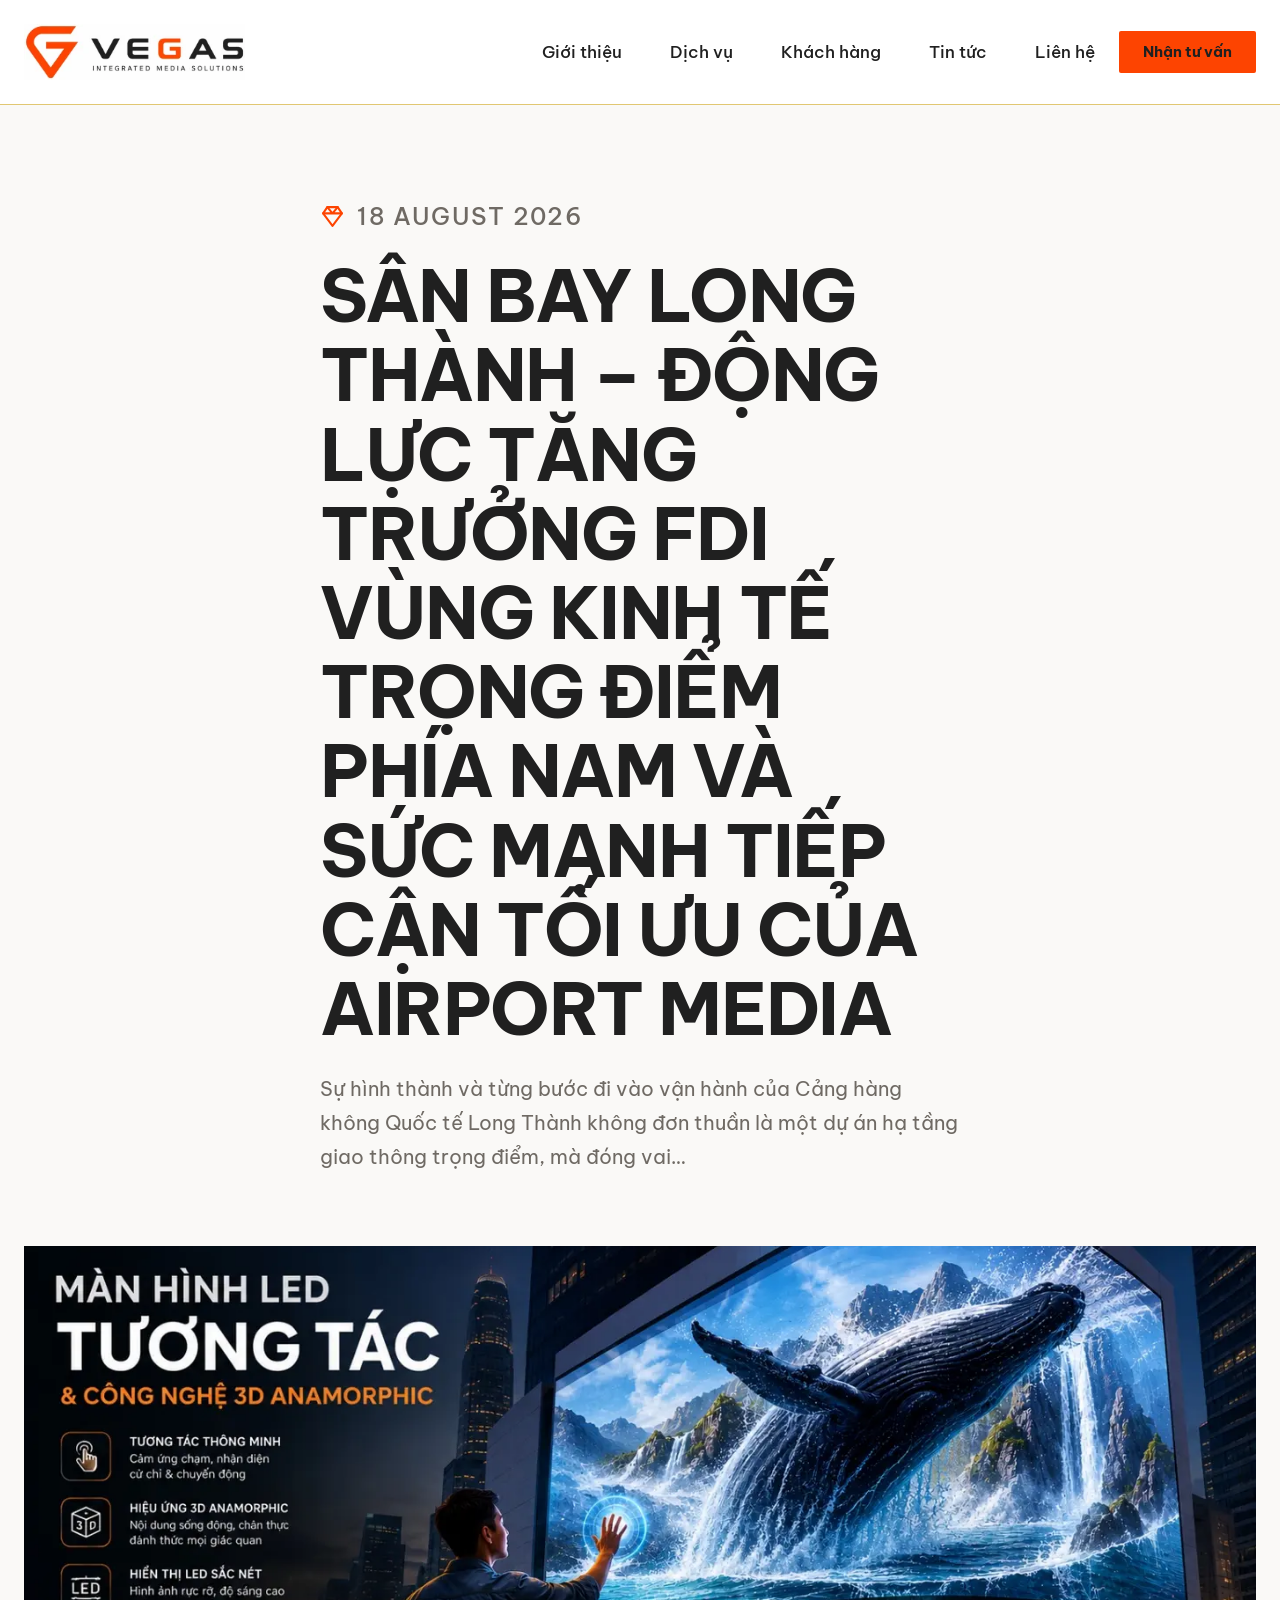
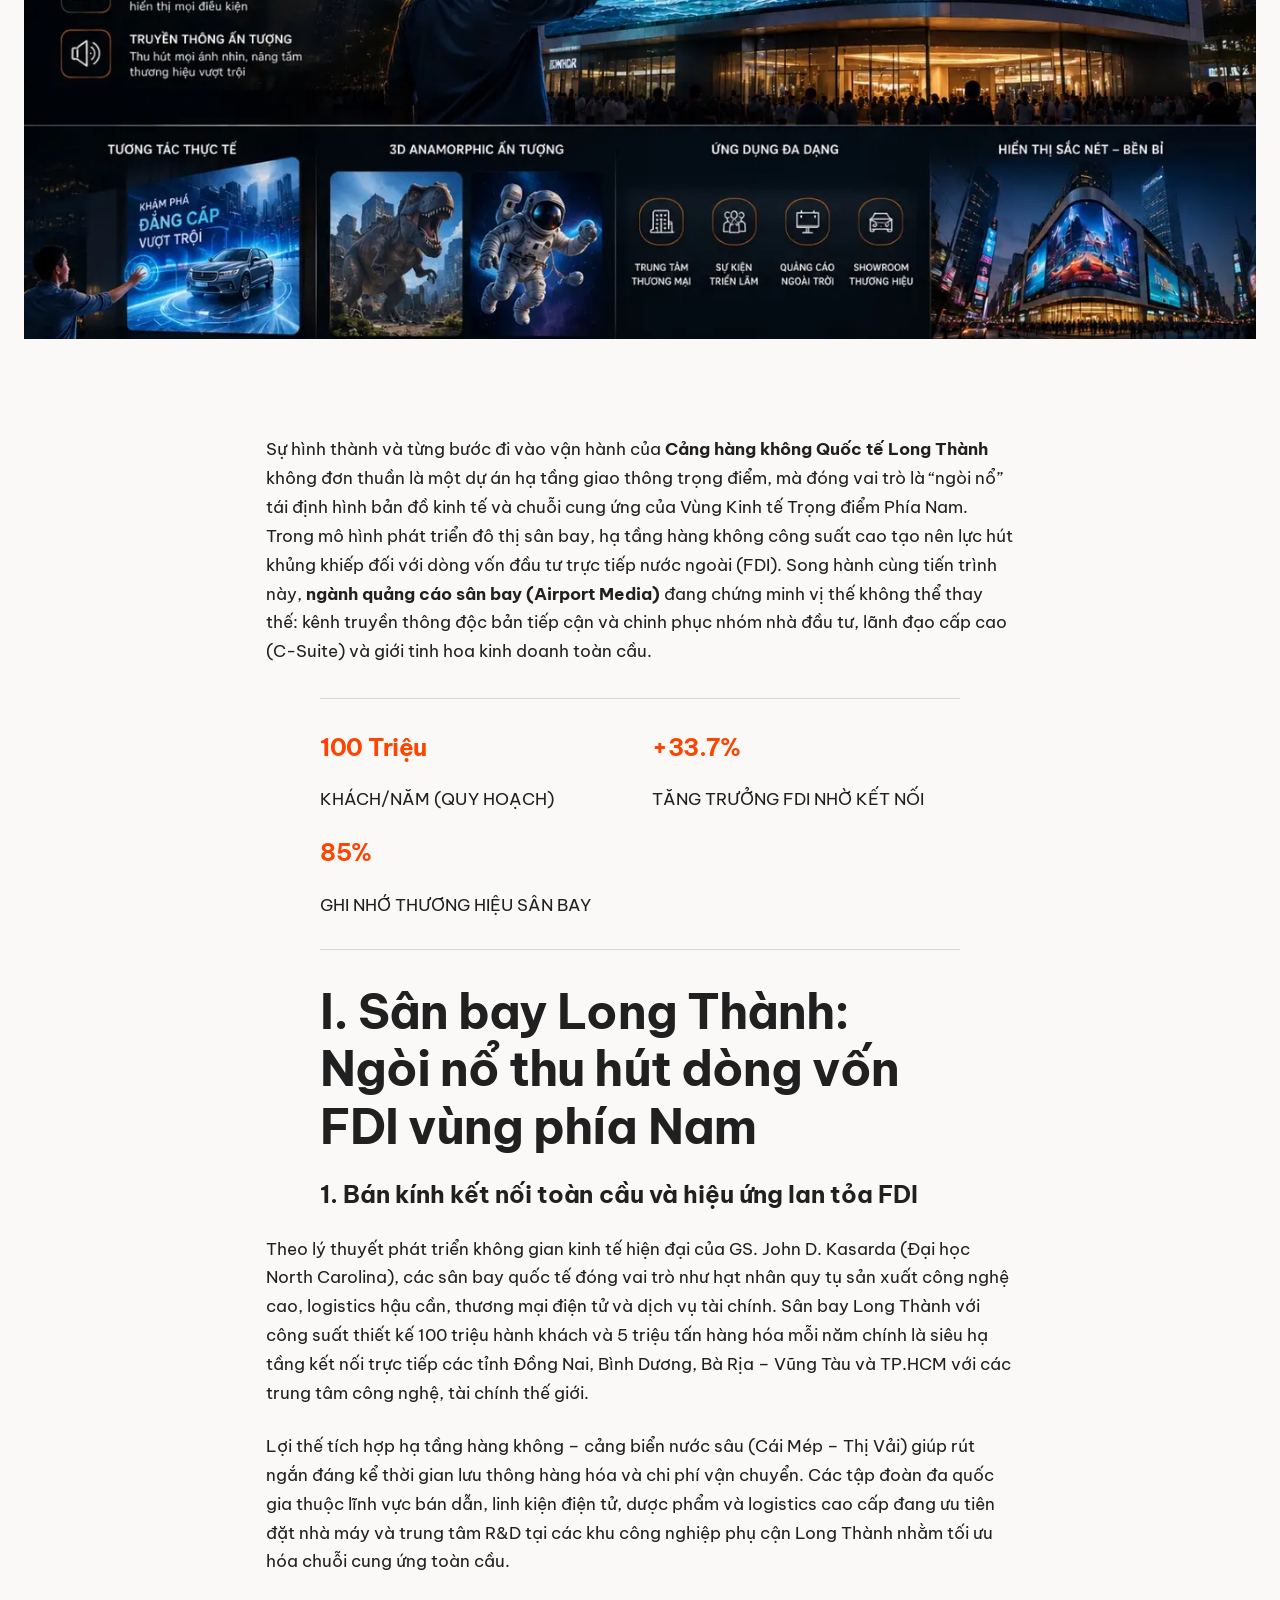
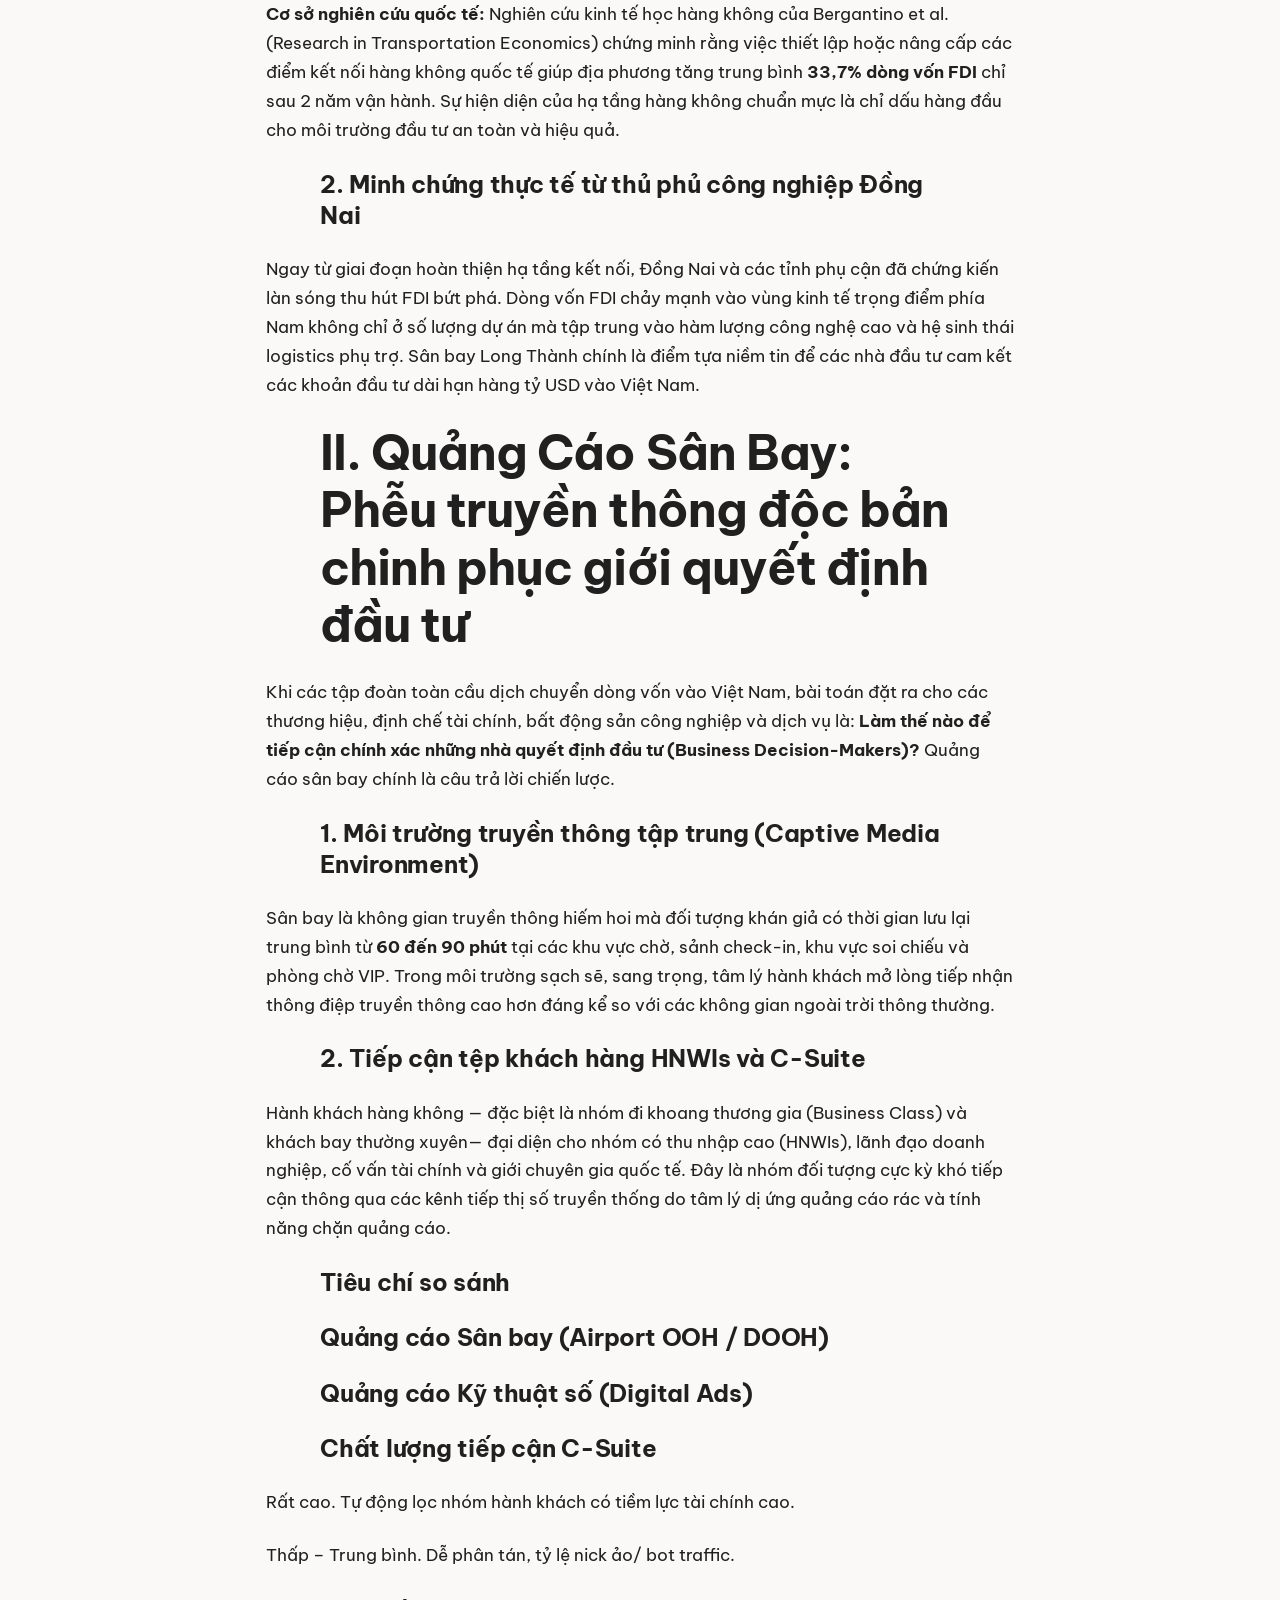
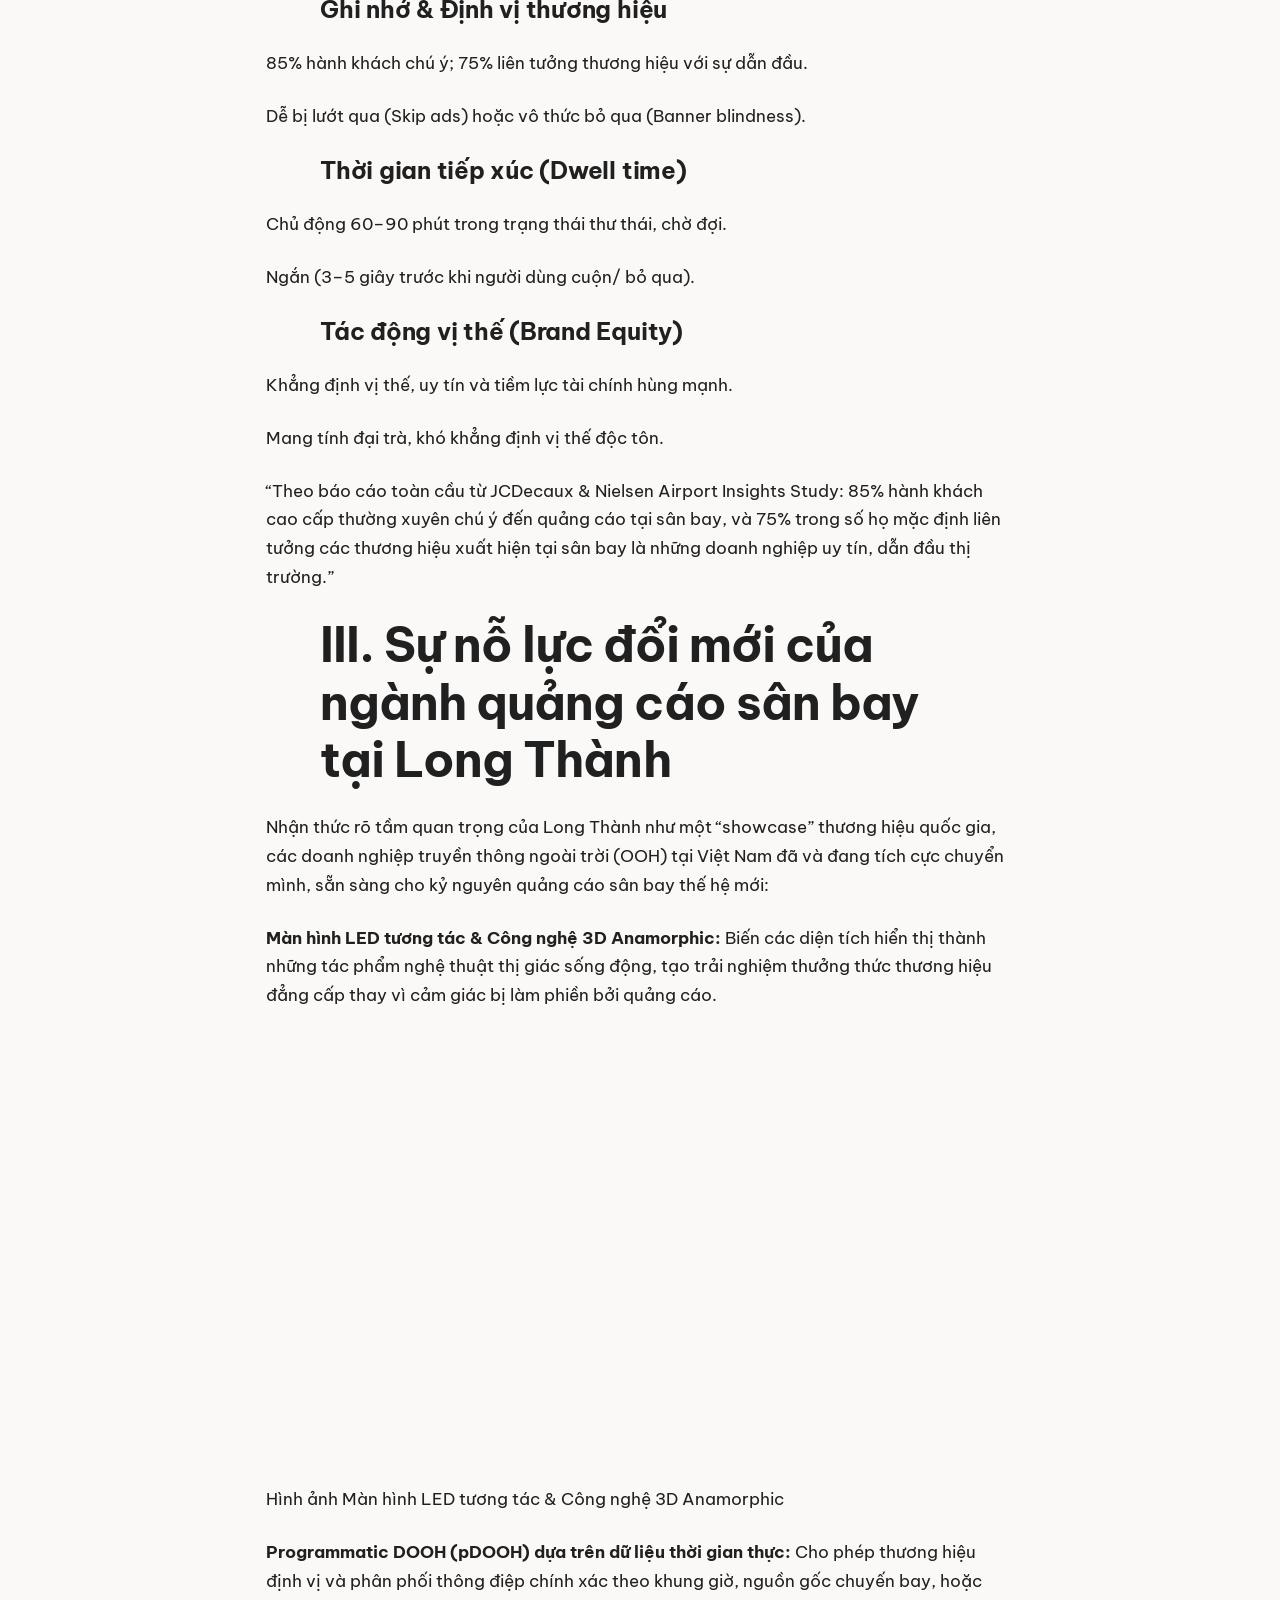
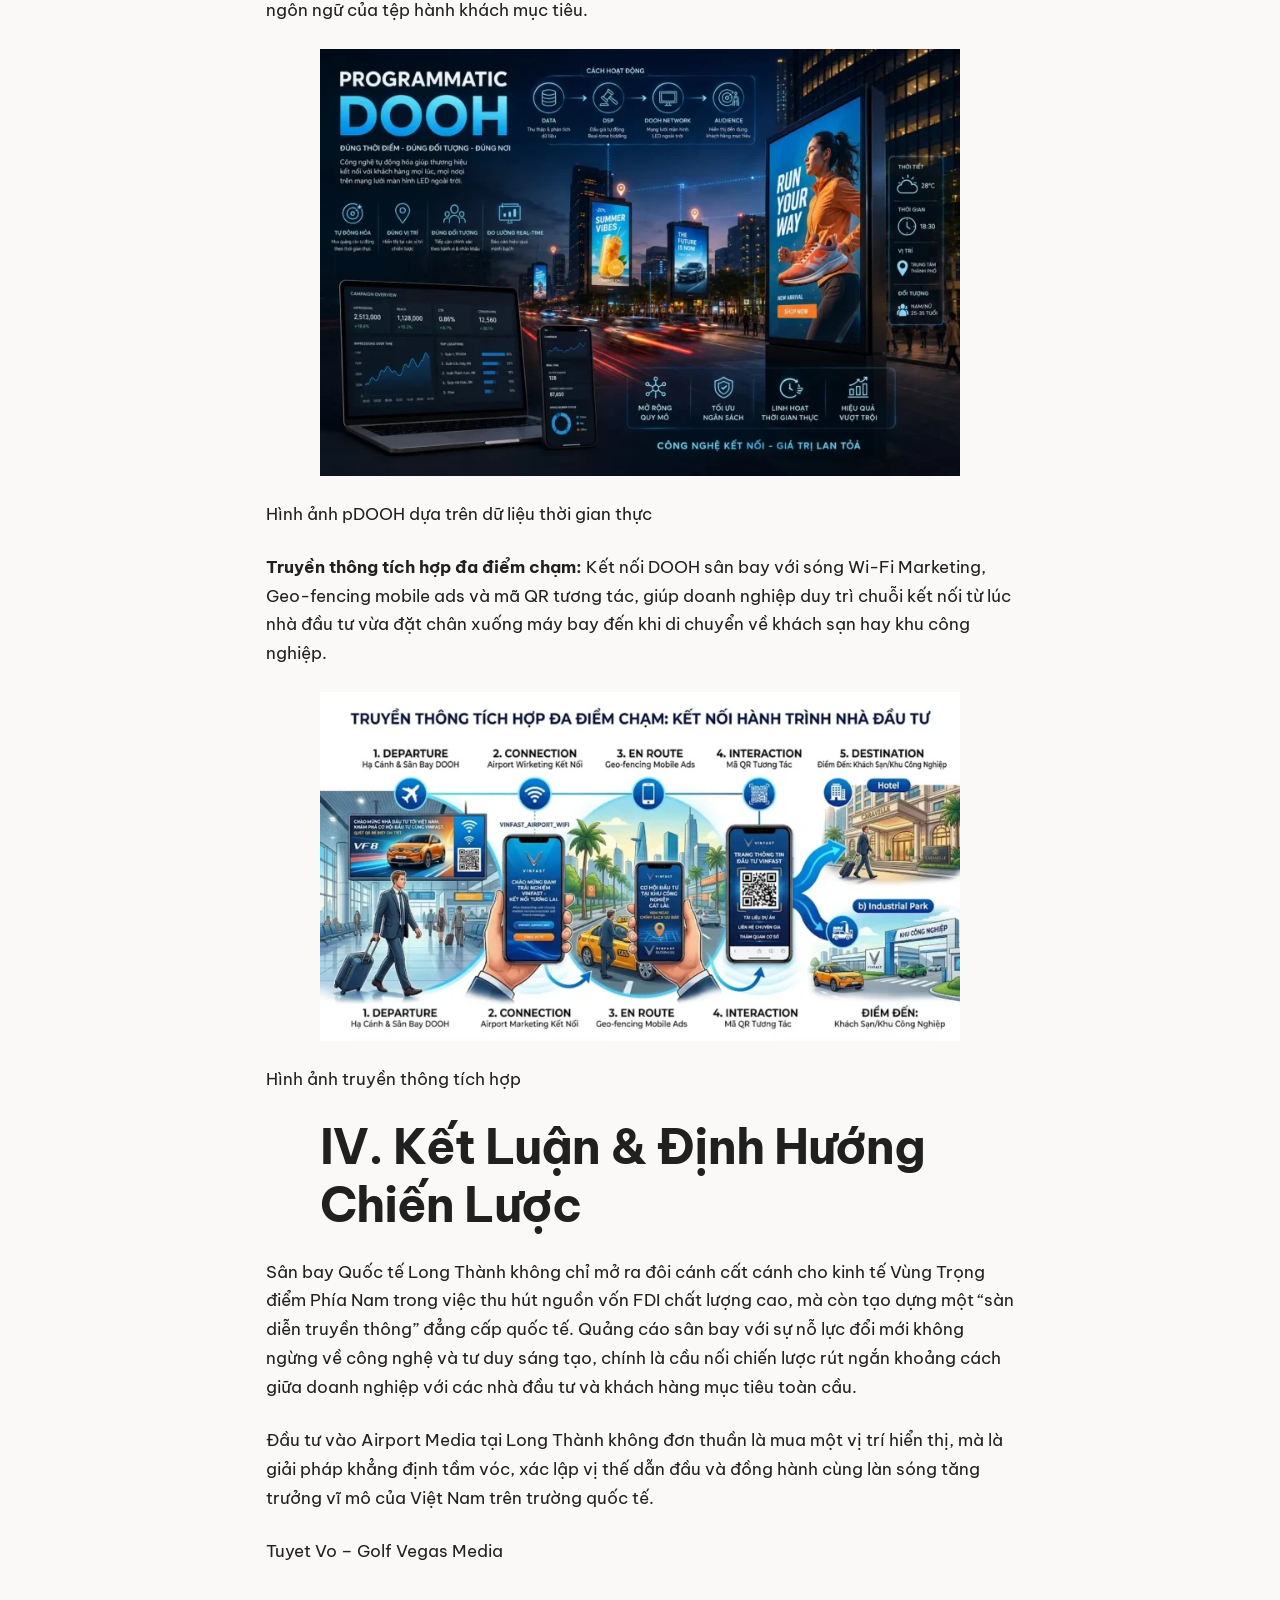
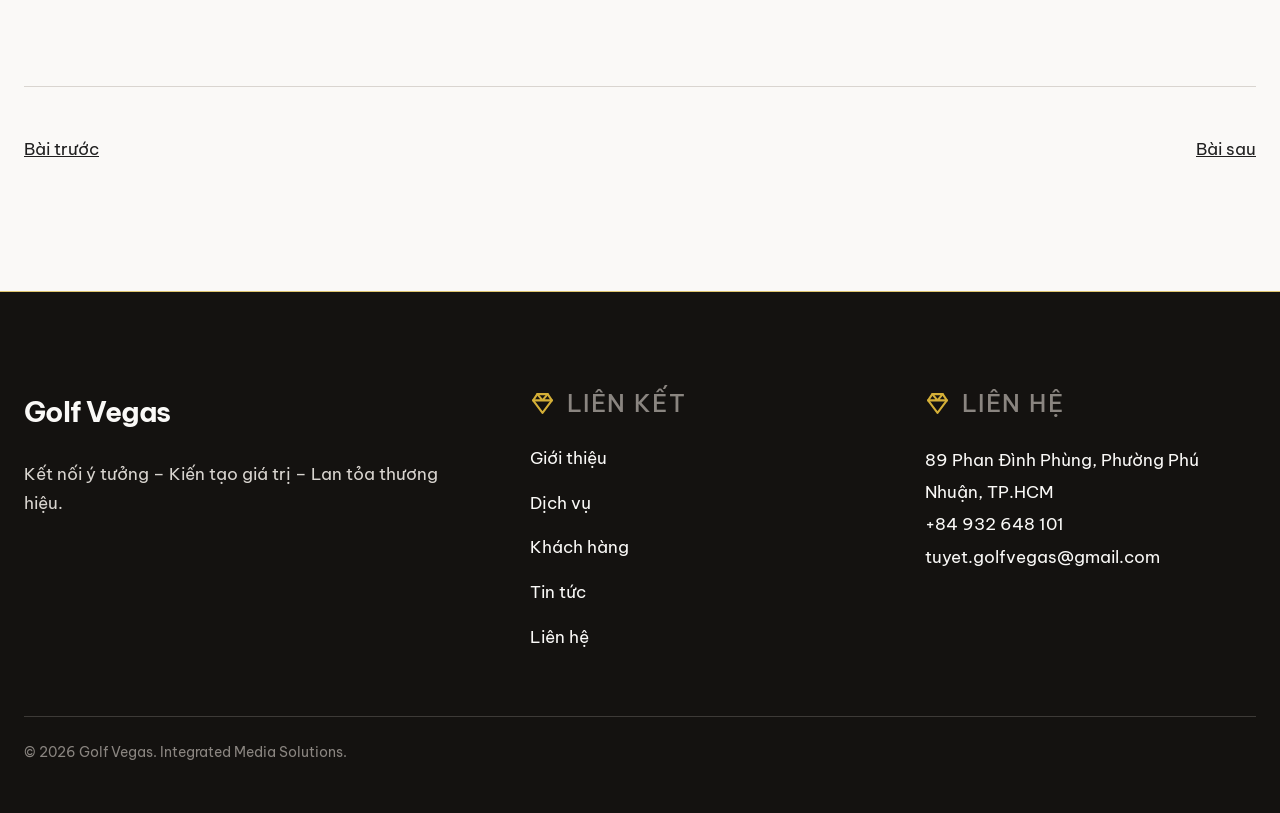
<file: san-bay-long-thanh-dong-luc-tang-truong-fdi-vung-kinh-te-trong-diem-ph/index.html>
<!DOCTYPE html>
<html lang="en-US">
<head>
	<meta charset="UTF-8" />
	<meta name="viewport" content="width=device-width, initial-scale=1" />
<meta name='robots' content='max-image-preview:large' />
<link rel="preload" href="../wp-content/themes/golfvegas/assets/fonts/be-vietnam-pro-400-vietnamese.woff2" as="font" type="font/woff2" crossorigin>
<link rel="preload" href="../wp-content/themes/golfvegas/assets/fonts/be-vietnam-pro-400-latin.woff2" as="font" type="font/woff2" crossorigin>
<link rel="preload" href="../wp-content/themes/golfvegas/assets/fonts/be-vietnam-pro-700-vietnamese.woff2" as="font" type="font/woff2" crossorigin>
<link rel="preload" href="../wp-content/themes/golfvegas/assets/fonts/be-vietnam-pro-700-latin.woff2" as="font" type="font/woff2" crossorigin>
<title>SÂN BAY LONG THÀNH | Golf Vegas</title>


<meta name="description" content="Sự hình thành và từng bước đi vào vận hành của Cảng hàng không Quốc tế Long Thành không đơn thuần là một dự án hạ tầng giao thông trọng điểm, mà đóng vai…">
<meta property="og:type" content="article">
<meta property="og:site_name" content="Golf Vegas">
<meta property="og:title" content="SÂN BAY LONG THÀNH | Golf Vegas">
<meta property="og:url" content="https://ali33.github.io/golfvegas.vn_html/san-bay-long-thanh-dong-luc-tang-truong-fdi-vung-kinh-te-trong-diem-ph/">
<meta property="og:locale" content="en_US">
<meta property="og:image" content="https://ali33.github.io/golfvegas.vn_html/wp-content/uploads/2026/08/san-bay-long-thanh-dong-luc-tang-truong-fdi-vung-kinh-te-trong-diem-ph-1-1400x900.webp">
<meta property="og:image:alt" content="SÂN BAY LONG THÀNH | Golf Vegas">
<meta property="og:description" content="Sự hình thành và từng bước đi vào vận hành của Cảng hàng không Quốc tế Long Thành không đơn thuần là một dự án hạ tầng giao thông trọng điểm, mà đóng vai…">
<meta name="twitter:card" content="summary_large_image">
<meta name="twitter:title" content="SÂN BAY LONG THÀNH | Golf Vegas">
<meta name="twitter:image" content="https://ali33.github.io/golfvegas.vn_html/wp-content/uploads/2026/08/san-bay-long-thanh-dong-luc-tang-truong-fdi-vung-kinh-te-trong-diem-ph-1-1400x900.webp">
<meta name="twitter:description" content="Sự hình thành và từng bước đi vào vận hành của Cảng hàng không Quốc tế Long Thành không đơn thuần là một dự án hạ tầng giao thông trọng điểm, mà đóng vai…">

<script type="application/ld+json">{"@context":"https://schema.org","@graph":[{"@type":"Organization","@id":"https://ali33.github.io/golfvegas.vn_html/#organization","name":"Golf Vegas","url":"https://ali33.github.io/golfvegas.vn_html/","slogan":"Kết nối ý tưởng – Kiến tạo giá trị – Lan tỏa thương hiệu","foundingDate":"2021","address":{"@type":"PostalAddress","streetAddress":"89 Phan Đình Phùng","addressLocality":"Phường Phú Nhuận","addressRegion":"TP.HCM","addressCountry":"VN"},"telephone":"+84932648101","email":"tuyet.golfvegas@gmail.com","logo":"https://ali33.github.io/golfvegas.vn_html/wp-content/uploads/2026/08/logo-horizontal.webp"},{"@type":"BreadcrumbList","itemListElement":[{"@type":"ListItem","position":1,"name":"Trang chủ","item":"https://ali33.github.io/golfvegas.vn_html/"},{"@type":"ListItem","position":2,"name":"SÂN BAY LONG THÀNH &#8211; ĐỘNG LỰC TĂNG TRƯỞNG FDI VÙNG KINH TẾ TRỌNG ĐIỂM PHÍA NAM VÀ SỨC MẠNH TIẾP CẬN TỐI ƯU CỦA AIRPORT MEDIA","item":"https://ali33.github.io/golfvegas.vn_html/san-bay-long-thanh-dong-luc-tang-truong-fdi-vung-kinh-te-trong-diem-ph/"}]},{"@type":"Article","headline":"SÂN BAY LONG THÀNH &#8211; ĐỘNG LỰC TĂNG TRƯỞNG FDI VÙNG KINH TẾ TRỌNG ĐIỂM PHÍA NAM VÀ SỨC MẠNH TIẾP CẬN TỐI ƯU CỦA AIRPORT MEDIA","description":"Sự hình thành và từng bước đi vào vận hành của Cảng hàng không Quốc tế Long Thành không đơn thuần là một dự án hạ tầng giao thông trọng điểm, mà đóng vai…","datePublished":"2026-08-18T14:30:02+07:00","dateModified":"2026-08-18T14:48:26+07:00","image":"https://ali33.github.io/golfvegas.vn_html/wp-content/uploads/2026/08/san-bay-long-thanh-dong-luc-tang-truong-fdi-vung-kinh-te-trong-diem-ph-1-1400x900.webp","mainEntityOfPage":"https://ali33.github.io/golfvegas.vn_html/san-bay-long-thanh-dong-luc-tang-truong-fdi-vung-kinh-te-trong-diem-ph/","publisher":{"@id":"https://ali33.github.io/golfvegas.vn_html/#organization"},"author":{"@id":"https://ali33.github.io/golfvegas.vn_html/#organization"}}]}</script>


<style id="wp-img-auto-sizes-contain-inline-css">
img:is([sizes=auto i],[sizes^="auto," i]){contain-intrinsic-size:3000px 1500px}
/*# sourceURL=wp-img-auto-sizes-contain-inline-css */
</style>
<style id="wp-block-site-logo-inline-css">
.wp-block-site-logo{box-sizing:border-box;line-height:0}.wp-block-site-logo a{display:inline-block;line-height:0}.wp-block-site-logo.is-default-size img{height:auto;width:120px}.wp-block-site-logo img{height:auto;max-width:100%}.wp-block-site-logo a,.wp-block-site-logo img{border-radius:inherit}.wp-block-site-logo.aligncenter{margin-left:auto;margin-right:auto;text-align:center}:root :where(.wp-block-site-logo.is-style-rounded){border-radius:9999px}
/*# sourceURL=../wp-includes/blocks/site-logo/style.min.css */
</style>
<style id="wp-block-group-inline-css">
.wp-block-group{box-sizing:border-box}:where(.wp-block-group.wp-block-group-is-layout-constrained){position:relative}
/*# sourceURL=../wp-includes/blocks/group/style.min.css */
</style>
<style id="wp-block-group-theme-inline-css">
:where(.wp-block-group.has-background){padding:1.25em 2.375em}
/*# sourceURL=../wp-includes/blocks/group/theme.min.css */
</style>
<style id="wp-block-navigation-link-inline-css">
.wp-block-navigation .wp-block-navigation-item__label{overflow-wrap:break-word}.wp-block-navigation .wp-block-navigation-item__description{display:none}.link-ui-tools{outline:1px solid #f0f0f0;padding:8px}.link-ui-block-inserter{padding-top:8px}.link-ui-block-inserter__back{margin-left:8px;text-transform:uppercase}
/*# sourceURL=../wp-includes/blocks/navigation-link/style.min.css */
</style>
<link rel='stylesheet' id='wp-block-navigation-css' href='../wp-includes/blocks/navigation/style.min.css' media='all' />
<style id="wp-block-button-inline-css">
.wp-block-button__link{align-content:center;box-sizing:border-box;cursor:pointer;display:inline-block;height:100%;text-align:center;word-break:break-word}.wp-block-button__link.aligncenter{text-align:center}.wp-block-button__link.alignright{text-align:right}:where(.wp-block-button__link){border-radius:9999px;box-shadow:none;padding:calc(.667em + 2px) calc(1.333em + 2px);text-decoration:none}.wp-block-button[style*=text-decoration] .wp-block-button__link{text-decoration:inherit}.wp-block-buttons>.wp-block-button.has-custom-width{max-width:none}.wp-block-buttons>.wp-block-button.has-custom-width .wp-block-button__link{width:100%}.wp-block-buttons>.wp-block-button.has-custom-font-size .wp-block-button__link{font-size:inherit}.wp-block-buttons>.wp-block-button.wp-block-button__width-25{width:calc(25% - var(--wp--style--block-gap, .5em)*.75)}.wp-block-buttons>.wp-block-button.wp-block-button__width-50{width:calc(50% - var(--wp--style--block-gap, .5em)*.5)}.wp-block-buttons>.wp-block-button.wp-block-button__width-75{width:calc(75% - var(--wp--style--block-gap, .5em)*.25)}.wp-block-buttons>.wp-block-button.wp-block-button__width-100{flex-basis:100%;width:100%}.wp-block-buttons.is-vertical>.wp-block-button.wp-block-button__width-25{width:25%}.wp-block-buttons.is-vertical>.wp-block-button.wp-block-button__width-50{width:50%}.wp-block-buttons.is-vertical>.wp-block-button.wp-block-button__width-75{width:75%}.wp-block-button.is-style-squared,.wp-block-button__link.wp-block-button.is-style-squared{border-radius:0}.wp-block-button.no-border-radius,.wp-block-button__link.no-border-radius{border-radius:0!important}:root :where(.wp-block-button .wp-block-button__link.is-style-outline),:root :where(.wp-block-button.is-style-outline>.wp-block-button__link){border:2px solid;padding:.667em 1.333em}:root :where(.wp-block-button .wp-block-button__link.is-style-outline:not(.has-text-color)),:root :where(.wp-block-button.is-style-outline>.wp-block-button__link:not(.has-text-color)){color:currentColor}:root :where(.wp-block-button .wp-block-button__link.is-style-outline:not(.has-background)),:root :where(.wp-block-button.is-style-outline>.wp-block-button__link:not(.has-background)){background-color:initial;background-image:none}
/*# sourceURL=../wp-includes/blocks/button/style.min.css */
</style>
<style id="wp-block-buttons-inline-css">
.wp-block-buttons{box-sizing:border-box}.wp-block-buttons.is-vertical{flex-direction:column}.wp-block-buttons.is-vertical>.wp-block-button:last-child{margin-bottom:0}.wp-block-buttons>.wp-block-button{display:inline-block;margin:0}.wp-block-buttons.is-content-justification-left{justify-content:flex-start}.wp-block-buttons.is-content-justification-left.is-vertical{align-items:flex-start}.wp-block-buttons.is-content-justification-center{justify-content:center}.wp-block-buttons.is-content-justification-center.is-vertical{align-items:center}.wp-block-buttons.is-content-justification-right{justify-content:flex-end}.wp-block-buttons.is-content-justification-right.is-vertical{align-items:flex-end}.wp-block-buttons.is-content-justification-space-between{justify-content:space-between}.wp-block-buttons.aligncenter{text-align:center}.wp-block-buttons:not(.is-content-justification-space-between,.is-content-justification-right,.is-content-justification-left,.is-content-justification-center) .wp-block-button.aligncenter{margin-left:auto;margin-right:auto;width:100%}.wp-block-buttons[style*=text-decoration] .wp-block-button,.wp-block-buttons[style*=text-decoration] .wp-block-button__link{text-decoration:inherit}.wp-block-buttons.has-custom-font-size .wp-block-button__link{font-size:inherit}.wp-block-buttons .wp-block-button__link{width:100%}.wp-block-button.aligncenter{text-align:center}
/*# sourceURL=../wp-includes/blocks/buttons/style.min.css */
</style>
<style id="wp-block-template-part-theme-inline-css">
:root :where(.wp-block-template-part.has-background){margin-bottom:0;margin-top:0;padding:1.25em 2.375em}
/*# sourceURL=../wp-includes/blocks/template-part/theme.min.css */
</style>
<style id="wp-block-post-date-inline-css">
.wp-block-post-date{box-sizing:border-box}
/*# sourceURL=../wp-includes/blocks/post-date/style.min.css */
</style>
<style id="wp-block-post-title-inline-css">
.wp-block-post-title{box-sizing:border-box;word-break:break-word}.wp-block-post-title :where(a){display:inline-block;font-family:inherit;font-size:inherit;font-style:inherit;font-weight:inherit;letter-spacing:inherit;line-height:inherit;text-decoration:inherit}
/*# sourceURL=../wp-includes/blocks/post-title/style.min.css */
</style>
<style id="wp-block-post-excerpt-inline-css">
:where(.wp-block-post-excerpt){box-sizing:border-box;margin-bottom:var(--wp--style--block-gap);margin-top:var(--wp--style--block-gap)}.wp-block-post-excerpt__excerpt{margin-bottom:0;margin-top:0}.wp-block-post-excerpt__more-text{margin-bottom:0;margin-top:var(--wp--style--block-gap)}.wp-block-post-excerpt__more-link{display:inline-block}
/*# sourceURL=../wp-includes/blocks/post-excerpt/style.min.css */
</style>
<style id="wp-block-post-featured-image-inline-css">
.wp-block-post-featured-image{margin-left:0;margin-right:0}.wp-block-post-featured-image a{display:block;height:100%}.wp-block-post-featured-image :where(img){box-sizing:border-box;height:auto;max-width:100%;vertical-align:bottom;width:100%}.wp-block-post-featured-image.alignfull img,.wp-block-post-featured-image.alignwide img{width:100%}.wp-block-post-featured-image .wp-block-post-featured-image__overlay.has-background-dim{background-color:#000;inset:0;position:absolute}.wp-block-post-featured-image{position:relative}.wp-block-post-featured-image .wp-block-post-featured-image__overlay.has-background-gradient{background-color:initial}.wp-block-post-featured-image .wp-block-post-featured-image__overlay.has-background-dim-0{opacity:0}.wp-block-post-featured-image .wp-block-post-featured-image__overlay.has-background-dim-10{opacity:.1}.wp-block-post-featured-image .wp-block-post-featured-image__overlay.has-background-dim-20{opacity:.2}.wp-block-post-featured-image .wp-block-post-featured-image__overlay.has-background-dim-30{opacity:.3}.wp-block-post-featured-image .wp-block-post-featured-image__overlay.has-background-dim-40{opacity:.4}.wp-block-post-featured-image .wp-block-post-featured-image__overlay.has-background-dim-50{opacity:.5}.wp-block-post-featured-image .wp-block-post-featured-image__overlay.has-background-dim-60{opacity:.6}.wp-block-post-featured-image .wp-block-post-featured-image__overlay.has-background-dim-70{opacity:.7}.wp-block-post-featured-image .wp-block-post-featured-image__overlay.has-background-dim-80{opacity:.8}.wp-block-post-featured-image .wp-block-post-featured-image__overlay.has-background-dim-90{opacity:.9}.wp-block-post-featured-image .wp-block-post-featured-image__overlay.has-background-dim-100{opacity:1}.wp-block-post-featured-image:where(.alignleft,.alignright){width:100%}
/*# sourceURL=../wp-includes/blocks/post-featured-image/style.min.css */
</style>
<style id="wp-block-paragraph-inline-css">
.is-small-text{font-size:.875em}.is-regular-text{font-size:1em}.is-large-text{font-size:2.25em}.is-larger-text{font-size:3em}.has-drop-cap:not(:focus):first-letter{float:left;font-size:8.4em;font-style:normal;font-weight:100;line-height:.68;margin:.05em .1em 0 0;text-transform:uppercase}body.rtl .has-drop-cap:not(:focus):first-letter{float:none;margin-left:.1em}p.has-drop-cap.has-background{overflow:hidden}:root :where(p.has-background){padding:1.25em 2.375em}:where(p.has-text-color:not(.has-link-color)) a{color:inherit}p.has-text-align-left[style*="writing-mode:vertical-lr"],p.has-text-align-right[style*="writing-mode:vertical-rl"]{rotate:180deg}
/*# sourceURL=../wp-includes/blocks/paragraph/style.min.css */
</style>
<style id="wp-block-heading-inline-css">
h1:where(.wp-block-heading).has-background,h2:where(.wp-block-heading).has-background,h3:where(.wp-block-heading).has-background,h4:where(.wp-block-heading).has-background,h5:where(.wp-block-heading).has-background,h6:where(.wp-block-heading).has-background{padding:1.25em 2.375em}h1.has-text-align-left[style*=writing-mode]:where([style*=vertical-lr]),h1.has-text-align-right[style*=writing-mode]:where([style*=vertical-rl]),h2.has-text-align-left[style*=writing-mode]:where([style*=vertical-lr]),h2.has-text-align-right[style*=writing-mode]:where([style*=vertical-rl]),h3.has-text-align-left[style*=writing-mode]:where([style*=vertical-lr]),h3.has-text-align-right[style*=writing-mode]:where([style*=vertical-rl]),h4.has-text-align-left[style*=writing-mode]:where([style*=vertical-lr]),h4.has-text-align-right[style*=writing-mode]:where([style*=vertical-rl]),h5.has-text-align-left[style*=writing-mode]:where([style*=vertical-lr]),h5.has-text-align-right[style*=writing-mode]:where([style*=vertical-rl]),h6.has-text-align-left[style*=writing-mode]:where([style*=vertical-lr]),h6.has-text-align-right[style*=writing-mode]:where([style*=vertical-rl]){rotate:180deg}
/*# sourceURL=../wp-includes/blocks/heading/style.min.css */
</style>
<style id="wp-block-image-inline-css">
.wp-block-image>a,.wp-block-image>figure>a{display:inline-block}.wp-block-image img{box-sizing:border-box;height:auto;max-width:100%;vertical-align:bottom}@media not (prefers-reduced-motion){.wp-block-image img.hide{visibility:hidden}.wp-block-image img.show{animation:show-content-image .4s}}.wp-block-image[style*=border-radius] img,.wp-block-image[style*=border-radius]>a{border-radius:inherit}.wp-block-image.has-custom-border img{box-sizing:border-box}.wp-block-image.aligncenter{text-align:center}.wp-block-image.alignfull>a,.wp-block-image.alignwide>a{width:100%}.wp-block-image.alignfull img,.wp-block-image.alignwide img{height:auto;width:100%}.wp-block-image .aligncenter,.wp-block-image .alignleft,.wp-block-image .alignright,.wp-block-image.aligncenter,.wp-block-image.alignleft,.wp-block-image.alignright{display:table}.wp-block-image .aligncenter>figcaption,.wp-block-image .alignleft>figcaption,.wp-block-image .alignright>figcaption,.wp-block-image.aligncenter>figcaption,.wp-block-image.alignleft>figcaption,.wp-block-image.alignright>figcaption{caption-side:bottom;display:table-caption}.wp-block-image .alignleft{float:left;margin:.5em 1em .5em 0}.wp-block-image .alignright{float:right;margin:.5em 0 .5em 1em}.wp-block-image .aligncenter{margin-left:auto;margin-right:auto}.wp-block-image :where(figcaption){margin-bottom:1em;margin-top:.5em}.wp-block-image.is-style-circle-mask img{border-radius:9999px}@supports ((-webkit-mask-image:none) or (mask-image:none)) or (-webkit-mask-image:none){.wp-block-image.is-style-circle-mask img{border-radius:0;-webkit-mask-image:url('data:image/svg+xml;utf8,<svg viewBox="0 0 100 100" xmlns="http://www.w3.org/2000/svg"><circle cx="50" cy="50" r="50"/></svg>');mask-image:url('data:image/svg+xml;utf8,<svg viewBox="0 0 100 100" xmlns="http://www.w3.org/2000/svg"><circle cx="50" cy="50" r="50"/></svg>');mask-mode:alpha;-webkit-mask-position:center;mask-position:center;-webkit-mask-repeat:no-repeat;mask-repeat:no-repeat;-webkit-mask-size:contain;mask-size:contain}}:root :where(.wp-block-image.is-style-rounded img,.wp-block-image .is-style-rounded img){border-radius:9999px}.wp-block-image figure{margin:0}.wp-lightbox-container{display:flex;flex-direction:column;position:relative}.wp-lightbox-container img{cursor:zoom-in}.wp-lightbox-container img:hover+button{opacity:1}.wp-lightbox-container button{align-items:center;backdrop-filter:blur(16px) saturate(180%);background-color:#5a5a5a40;border:none;border-radius:4px;cursor:zoom-in;display:flex;height:20px;justify-content:center;opacity:0;padding:0;position:absolute;right:16px;text-align:center;top:16px;width:20px;z-index:100}@media not (prefers-reduced-motion){.wp-lightbox-container button{transition:opacity .2s ease}}.wp-lightbox-container button:focus-visible{outline:3px auto #5a5a5a40;outline:3px auto -webkit-focus-ring-color;outline-offset:3px}.wp-lightbox-container button:hover{cursor:pointer;opacity:1}.wp-lightbox-container button:focus{opacity:1}.wp-lightbox-container button:focus,.wp-lightbox-container button:hover,.wp-lightbox-container button:not(:hover):not(:active):not(.has-background){background-color:#5a5a5a40;border:none}.wp-lightbox-overlay{box-sizing:border-box;cursor:zoom-out;height:100vh;left:0;overflow:hidden;position:fixed;top:0;visibility:hidden;width:100%;z-index:100000}.wp-lightbox-overlay .wp-lightbox-close-button{align-items:center;cursor:pointer;display:flex;font-family:inherit;gap:8px;justify-content:center;line-height:1;min-height:40px;min-width:40px;padding:0 4px;position:absolute;right:calc(env(safe-area-inset-right) + 16px);top:calc(env(safe-area-inset-top) + 16px);z-index:5000000}.wp-lightbox-overlay .wp-lightbox-close-button:focus,.wp-lightbox-overlay .wp-lightbox-close-button:hover,.wp-lightbox-overlay .wp-lightbox-close-button:not(:hover):not(:active):not(.has-background){background:none;border:none}.wp-lightbox-overlay .wp-lightbox-close-button:has(.wp-lightbox-close-text:not([hidden])) .wp-lightbox-close-icon svg{height:1em;width:1em}.wp-lightbox-overlay .wp-lightbox-close-icon svg{display:block}.wp-lightbox-overlay .wp-lightbox-navigation-button-next,.wp-lightbox-overlay .wp-lightbox-navigation-button-prev{align-items:center;bottom:16px;cursor:pointer;display:flex;font-family:inherit;gap:4px;justify-content:center;line-height:1;min-height:40px;min-width:40px;padding:0 8px;position:absolute;z-index:2000002}.wp-lightbox-overlay .wp-lightbox-navigation-button-next[hidden],.wp-lightbox-overlay .wp-lightbox-navigation-button-prev[hidden]{display:none}@media (min-width:960px){.wp-lightbox-overlay .wp-lightbox-navigation-button-next,.wp-lightbox-overlay .wp-lightbox-navigation-button-prev{bottom:50%;transform:translateY(-50%)}}.wp-lightbox-overlay .wp-lightbox-navigation-button-next:focus,.wp-lightbox-overlay .wp-lightbox-navigation-button-next:hover,.wp-lightbox-overlay .wp-lightbox-navigation-button-next:not(:hover):not(:active):not(.has-background),.wp-lightbox-overlay .wp-lightbox-navigation-button-prev:focus,.wp-lightbox-overlay .wp-lightbox-navigation-button-prev:hover,.wp-lightbox-overlay .wp-lightbox-navigation-button-prev:not(:hover):not(:active):not(.has-background){background:none;border:none;padding:0 8px}.wp-lightbox-overlay .wp-lightbox-navigation-button-next:has(.wp-lightbox-navigation-text:not([hidden])) .wp-lightbox-navigation-icon svg,.wp-lightbox-overlay .wp-lightbox-navigation-button-prev:has(.wp-lightbox-navigation-text:not([hidden])) .wp-lightbox-navigation-icon svg{display:block;height:1.5em;width:1.5em}.wp-lightbox-overlay .wp-lightbox-navigation-button-prev{left:calc(env(safe-area-inset-left) + 16px)}.wp-lightbox-overlay .wp-lightbox-navigation-button-next{right:calc(env(safe-area-inset-right) + 16px)}.wp-lightbox-overlay .wp-lightbox-navigation-icon svg{vertical-align:middle}.wp-lightbox-overlay .lightbox-image-container{height:var(--wp--lightbox-container-height);left:50%;overflow:hidden;position:absolute;top:50%;transform:translate(-50%,-50%);transform-origin:top left;width:var(--wp--lightbox-container-width);z-index:2000001}.wp-lightbox-overlay .wp-block-image{align-items:center;box-sizing:border-box;display:flex;height:100%;justify-content:center;margin:0;position:relative;transform-origin:0 0;width:100%;z-index:3000000}.wp-lightbox-overlay .wp-block-image img{height:var(--wp--lightbox-image-height);min-height:var(--wp--lightbox-image-height);min-width:var(--wp--lightbox-image-width);width:var(--wp--lightbox-image-width)}.wp-lightbox-overlay .wp-block-image figcaption{display:none}.wp-lightbox-overlay button{background:none;border:none}.wp-lightbox-overlay .scrim{background-color:#fff;height:100%;opacity:.9;position:absolute;width:100%;z-index:2000000}.wp-lightbox-overlay.active{visibility:visible}@media not (prefers-reduced-motion){.wp-lightbox-overlay.active{animation:turn-on-visibility .25s both}.wp-lightbox-overlay.active img{animation:turn-on-visibility .35s both}.wp-lightbox-overlay.show-closing-animation:not(.active){animation:turn-off-visibility .35s both}.wp-lightbox-overlay.show-closing-animation:not(.active) img{animation:turn-off-visibility .25s both}.wp-lightbox-overlay.zoom.active{animation:none;opacity:1;visibility:visible}.wp-lightbox-overlay.zoom.active .lightbox-image-container{animation:lightbox-zoom-in .4s}.wp-lightbox-overlay.zoom.active .lightbox-image-container img{animation:none}.wp-lightbox-overlay.zoom.active .scrim{animation:turn-on-visibility .4s forwards}.wp-lightbox-overlay.zoom.show-closing-animation:not(.active){animation:none}.wp-lightbox-overlay.zoom.show-closing-animation:not(.active) .lightbox-image-container{animation:lightbox-zoom-out .4s}.wp-lightbox-overlay.zoom.show-closing-animation:not(.active) .lightbox-image-container img{animation:none}.wp-lightbox-overlay.zoom.show-closing-animation:not(.active) .scrim{animation:turn-off-visibility .4s forwards}}@keyframes show-content-image{0%{visibility:hidden}99%{visibility:hidden}to{visibility:visible}}@keyframes turn-on-visibility{0%{opacity:0}to{opacity:1}}@keyframes turn-off-visibility{0%{opacity:1;visibility:visible}99%{opacity:0;visibility:visible}to{opacity:0;visibility:hidden}}@keyframes lightbox-zoom-in{0%{transform:translate(calc((-100vw + var(--wp--lightbox-scrollbar-width))/2 + var(--wp--lightbox-initial-left-position)),calc(-50vh + var(--wp--lightbox-initial-top-position))) scale(var(--wp--lightbox-scale))}to{transform:translate(-50%,-50%) scale(1)}}@keyframes lightbox-zoom-out{0%{transform:translate(-50%,-50%) scale(1);visibility:visible}99%{visibility:visible}to{transform:translate(calc((-100vw + var(--wp--lightbox-scrollbar-width))/2 + var(--wp--lightbox-initial-left-position)),calc(-50vh + var(--wp--lightbox-initial-top-position))) scale(var(--wp--lightbox-scale));visibility:hidden}}
/*# sourceURL=../wp-includes/blocks/image/style.min.css */
</style>
<style id="wp-block-image-theme-inline-css">
:root :where(.wp-block-image figcaption){color:#555;font-size:13px;text-align:center}.is-dark-theme :root :where(.wp-block-image figcaption){color:#ffffffa6}.wp-block-image{margin:0 0 1em}
/*# sourceURL=../wp-includes/blocks/image/theme.min.css */
</style>
<style id="wp-block-post-content-inline-css">
.wp-block-post-content{display:flow-root}
/*# sourceURL=../wp-includes/blocks/post-content/style.min.css */
</style>
<style id="wp-block-post-navigation-link-inline-css">
.wp-block-post-navigation-link .wp-block-post-navigation-link__arrow-previous{display:inline-block;margin-right:1ch}.wp-block-post-navigation-link .wp-block-post-navigation-link__arrow-previous:not(.is-arrow-chevron){transform:scaleX(1)}.wp-block-post-navigation-link .wp-block-post-navigation-link__arrow-next{display:inline-block;margin-left:1ch}.wp-block-post-navigation-link .wp-block-post-navigation-link__arrow-next:not(.is-arrow-chevron){transform:scaleX(1)}.wp-block-post-navigation-link.has-text-align-left[style*="writing-mode: vertical-lr"],.wp-block-post-navigation-link.has-text-align-right[style*="writing-mode: vertical-rl"]{rotate:180deg}
/*# sourceURL=../wp-includes/blocks/post-navigation-link/style.min.css */
</style>
<style id="wp-block-site-title-inline-css">
.wp-block-site-title{box-sizing:border-box}.wp-block-site-title :where(a){color:inherit;font-family:inherit;font-size:inherit;font-style:inherit;font-weight:inherit;letter-spacing:inherit;line-height:inherit;text-decoration:inherit}
/*# sourceURL=../wp-includes/blocks/site-title/style.min.css */
</style>
<style id="wp-block-columns-inline-css">
.wp-block-columns{box-sizing:border-box;display:flex;flex-wrap:wrap!important}@media (min-width:782px){.wp-block-columns{flex-wrap:nowrap!important}}.wp-block-columns{align-items:normal!important}.wp-block-columns.are-vertically-aligned-top{align-items:flex-start}.wp-block-columns.are-vertically-aligned-center{align-items:center}.wp-block-columns.are-vertically-aligned-bottom{align-items:flex-end}@media (max-width:781px){.wp-block-columns:not(.is-not-stacked-on-mobile)>.wp-block-column{flex-basis:100%!important}}@media (min-width:782px){.wp-block-columns:not(.is-not-stacked-on-mobile)>.wp-block-column{flex-basis:0;flex-grow:1}.wp-block-columns:not(.is-not-stacked-on-mobile)>.wp-block-column[style*=flex-basis]{flex-grow:0}}.wp-block-columns.is-not-stacked-on-mobile{flex-wrap:nowrap!important}.wp-block-columns.is-not-stacked-on-mobile>.wp-block-column{flex-basis:0;flex-grow:1}.wp-block-columns.is-not-stacked-on-mobile>.wp-block-column[style*=flex-basis]{flex-grow:0}:where(.wp-block-columns){margin-bottom:1.75em}:where(.wp-block-columns.has-background){padding:1.25em 2.375em}.wp-block-column{flex-grow:1;min-width:0;overflow-wrap:break-word;word-break:break-word}.wp-block-column.is-vertically-aligned-top{align-self:flex-start}.wp-block-column.is-vertically-aligned-center{align-self:center}.wp-block-column.is-vertically-aligned-bottom{align-self:flex-end}.wp-block-column.is-vertically-aligned-stretch{align-self:stretch}.wp-block-column.is-vertically-aligned-bottom,.wp-block-column.is-vertically-aligned-center,.wp-block-column.is-vertically-aligned-top{width:100%}
/*# sourceURL=../wp-includes/blocks/columns/style.min.css */
</style>
<style id="wp-block-separator-inline-css">
@charset "UTF-8";.wp-block-separator{border:none;border-top:2px solid}:root :where(.wp-block-separator.is-style-dots){height:auto;line-height:1;text-align:center}:root :where(.wp-block-separator.is-style-dots):before{color:currentColor;content:"···";font-family:serif;font-size:1.5em;letter-spacing:2em;padding-left:2em}.wp-block-separator.is-style-dots{background:none!important;border:none!important}
/*# sourceURL=../wp-includes/blocks/separator/style.min.css */
</style>
<style id="wp-block-separator-theme-inline-css">
.wp-block-separator.has-css-opacity{opacity:.4}.wp-block-separator{border:none;border-bottom:2px solid;margin-left:auto;margin-right:auto}.wp-block-separator.has-alpha-channel-opacity{opacity:1}.wp-block-separator:not(.is-style-wide):not(.is-style-dots){width:100px}.wp-block-separator.has-background:not(.is-style-dots){border-bottom:none;height:1px}.wp-block-separator.has-background:not(.is-style-wide):not(.is-style-dots){height:2px}
/*# sourceURL=../wp-includes/blocks/separator/theme.min.css */
</style>
<style id="wp-block-library-inline-css">
:root{--wp-block-synced-color:#7a00df;--wp-block-synced-color--rgb:122,0,223;--wp-bound-block-color:var(--wp-block-synced-color);--wp-editor-canvas-background:#ddd;--wp-admin-theme-color:#007cba;--wp-admin-theme-color--rgb:0,124,186;--wp-admin-theme-color-darker-10:#006ba1;--wp-admin-theme-color-darker-10--rgb:0,107,160.5;--wp-admin-theme-color-darker-20:#005a87;--wp-admin-theme-color-darker-20--rgb:0,90,135;--wp-admin-border-width-focus:2px}@media (min-resolution:192dpi){:root{--wp-admin-border-width-focus:1.5px}}.wp-element-button{cursor:pointer}:root .has-very-light-gray-background-color{background-color:#eee}:root .has-very-dark-gray-background-color{background-color:#313131}:root .has-very-light-gray-color{color:#eee}:root .has-very-dark-gray-color{color:#313131}:root .has-vivid-green-cyan-to-vivid-cyan-blue-gradient-background{background:linear-gradient(135deg,#00d084,#0693e3)}:root .has-purple-crush-gradient-background{background:linear-gradient(135deg,#34e2e4,#4721fb 50%,#ab1dfe)}:root .has-hazy-dawn-gradient-background{background:linear-gradient(135deg,#faaca8,#dad0ec)}:root .has-subdued-olive-gradient-background{background:linear-gradient(135deg,#fafae1,#67a671)}:root .has-atomic-cream-gradient-background{background:linear-gradient(135deg,#fdd79a,#004a59)}:root .has-nightshade-gradient-background{background:linear-gradient(135deg,#330968,#31cdcf)}:root .has-midnight-gradient-background{background:linear-gradient(135deg,#020381,#2874fc)}:root{--wp--preset--font-size--normal:16px;--wp--preset--font-size--huge:42px}.has-regular-font-size{font-size:1em}.has-larger-font-size{font-size:2.625em}.has-normal-font-size{font-size:var(--wp--preset--font-size--normal)}.has-huge-font-size{font-size:var(--wp--preset--font-size--huge)}:root .has-text-align-center{text-align:center}:root .has-text-align-left{text-align:left}:root .has-text-align-right{text-align:right}.has-fit-text{white-space:nowrap!important}#end-resizable-editor-section{display:none}.aligncenter{clear:both}.items-justified-left{justify-content:flex-start}.items-justified-center{justify-content:center}.items-justified-right{justify-content:flex-end}.items-justified-space-between{justify-content:space-between}.screen-reader-text{word-wrap:normal!important;border:0;clip-path:inset(50%);height:1px;margin:-1px;overflow:hidden;padding:0;position:absolute;width:1px}.screen-reader-text:focus{background-color:#ddd;clip-path:none;color:#444;display:block;font-size:1em;height:auto;left:5px;line-height:normal;padding:15px 23px 14px;text-decoration:none;top:5px;width:auto;z-index:100000}html :where(.has-border-color){border-style:solid}html :where([style*=border-color]){border-style:solid}html :where([style*=border-top-color]){border-top-style:solid}html :where([style*=border-right-color]){border-right-style:solid}html :where([style*=border-bottom-color]){border-bottom-style:solid}html :where([style*=border-left-color]){border-left-style:solid}html :where([style*=border-width]){border-style:solid}html :where([style*=border-top-width]){border-top-style:solid}html :where([style*=border-right-width]){border-right-style:solid}html :where([style*=border-bottom-width]){border-bottom-style:solid}html :where([style*=border-left-width]){border-left-style:solid}html :where(img[class*=wp-image-]){height:auto;max-width:100%}:where(figure){margin:0 0 1em}html :where(.is-position-sticky){--wp-admin--admin-bar--position-offset:var(--wp-admin--admin-bar--height,0px)}@media screen and (max-width:600px){html :where(.is-position-sticky){--wp-admin--admin-bar--position-offset:0px}}
/*# sourceURL=/wp-includes/css/dist/block-library/common.min.css */
</style>
<style id="global-styles-inline-css">
:root{--wp--preset--aspect-ratio--square: 1;--wp--preset--aspect-ratio--4-3: 4/3;--wp--preset--aspect-ratio--3-4: 3/4;--wp--preset--aspect-ratio--3-2: 3/2;--wp--preset--aspect-ratio--2-3: 2/3;--wp--preset--aspect-ratio--16-9: 16/9;--wp--preset--aspect-ratio--9-16: 9/16;--wp--preset--color--black: #000000;--wp--preset--color--cyan-bluish-gray: #abb8c3;--wp--preset--color--white: #FFFFFF;--wp--preset--color--pale-pink: #f78da7;--wp--preset--color--vivid-red: #cf2e2e;--wp--preset--color--luminous-vivid-orange: #ff6900;--wp--preset--color--luminous-vivid-amber: #fcb900;--wp--preset--color--light-green-cyan: #7bdcb5;--wp--preset--color--vivid-green-cyan: #00d084;--wp--preset--color--pale-cyan-blue: #8ed1fc;--wp--preset--color--vivid-cyan-blue: #0693e3;--wp--preset--color--vivid-purple: #9b51e0;--wp--preset--color--brand: #FD4401;--wp--preset--color--ink: #202020;--wp--preset--color--charcoal: #141210;--wp--preset--color--base: #FAF9F7;--wp--preset--color--surface: #F2F0ED;--wp--preset--color--line: #D9D5D0;--wp--preset--color--muted: #6F6A64;--wp--preset--color--muted-inverse: #8A8580;--wp--preset--color--gold: #D4AF37;--wp--preset--color--gold-deep: #856818;--wp--preset--gradient--vivid-cyan-blue-to-vivid-purple: linear-gradient(135deg,rgb(6,147,227) 0%,rgb(155,81,224) 100%);--wp--preset--gradient--light-green-cyan-to-vivid-green-cyan: linear-gradient(135deg,rgb(122,220,180) 0%,rgb(0,208,130) 100%);--wp--preset--gradient--luminous-vivid-amber-to-luminous-vivid-orange: linear-gradient(135deg,rgb(252,185,0) 0%,rgb(255,105,0) 100%);--wp--preset--gradient--luminous-vivid-orange-to-vivid-red: linear-gradient(135deg,rgb(255,105,0) 0%,rgb(207,46,46) 100%);--wp--preset--gradient--very-light-gray-to-cyan-bluish-gray: linear-gradient(135deg,rgb(238,238,238) 0%,rgb(169,184,195) 100%);--wp--preset--gradient--cool-to-warm-spectrum: linear-gradient(135deg,rgb(74,234,220) 0%,rgb(151,120,209) 20%,rgb(207,42,186) 40%,rgb(238,44,130) 60%,rgb(251,105,98) 80%,rgb(254,248,76) 100%);--wp--preset--gradient--blush-light-purple: linear-gradient(135deg,rgb(255,206,236) 0%,rgb(152,150,240) 100%);--wp--preset--gradient--blush-bordeaux: linear-gradient(135deg,rgb(254,205,165) 0%,rgb(254,45,45) 50%,rgb(107,0,62) 100%);--wp--preset--gradient--luminous-dusk: linear-gradient(135deg,rgb(255,203,112) 0%,rgb(199,81,192) 50%,rgb(65,88,208) 100%);--wp--preset--gradient--pale-ocean: linear-gradient(135deg,rgb(255,245,203) 0%,rgb(182,227,212) 50%,rgb(51,167,181) 100%);--wp--preset--gradient--electric-grass: linear-gradient(135deg,rgb(202,248,128) 0%,rgb(113,206,126) 100%);--wp--preset--gradient--midnight: linear-gradient(135deg,rgb(2,3,129) 0%,rgb(40,116,252) 100%);--wp--preset--font-size--small: 13px;--wp--preset--font-size--medium: clamp(14px, 0.875rem + ((1vw - 3.2px) * 0.625), 20px);--wp--preset--font-size--large: clamp(22.041px, 1.378rem + ((1vw - 3.2px) * 1.454), 36px);--wp--preset--font-size--x-large: clamp(25.014px, 1.563rem + ((1vw - 3.2px) * 1.769), 42px);--wp--preset--font-size--eyebrow: clamp(0.984rem, 0.984rem + ((1vw - 0.2rem) * 0.86), 1.5rem);--wp--preset--font-size--caption: 0.875rem;--wp--preset--font-size--body: clamp(0.875rem, 0.875rem + ((1vw - 0.2rem) * 0.313), 1.063rem);--wp--preset--font-size--lead: clamp(1.125rem, 1.125rem + ((1vw - 0.2rem) * 0.208), 1.25rem);--wp--preset--font-size--xl: clamp(0.984rem, 0.984rem + ((1vw - 0.2rem) * 0.86), 1.5rem);--wp--preset--font-size--xxl: clamp(2rem, 2rem + ((1vw - 0.2rem) * 1.667), 3rem);--wp--preset--font-size--display: clamp(2rem, 2rem + ((1vw - 0.2rem) * 4.167), 4.5rem);--wp--preset--font-family--primary: "Be Vietnam Pro", -apple-system, BlinkMacSystemFont, "Segoe UI", Roboto, sans-serif;--wp--preset--spacing--20: 8px;--wp--preset--spacing--30: 16px;--wp--preset--spacing--40: 24px;--wp--preset--spacing--50: 32px;--wp--preset--spacing--60: 48px;--wp--preset--spacing--70: 64px;--wp--preset--spacing--80: 96px;--wp--preset--spacing--10: 4px;--wp--preset--spacing--90: 128px;--wp--preset--shadow--natural: 6px 6px 9px rgba(0, 0, 0, 0.2);--wp--preset--shadow--deep: 12px 12px 50px rgba(0, 0, 0, 0.4);--wp--preset--shadow--sharp: 6px 6px 0px rgba(0, 0, 0, 0.2);--wp--preset--shadow--outlined: 6px 6px 0px -3px rgb(255, 255, 255), 6px 6px rgb(0, 0, 0);--wp--preset--shadow--crisp: 6px 6px 0px rgb(0, 0, 0);--wp--preset--shadow--subtle: 0 1px 2px rgba(20, 18, 16, 0.04), 0 8px 24px rgba(20, 18, 16, 0.06);--wp--custom--transition--base: 200ms cubic-bezier(0.22, 1, 0.36, 1);--wp--custom--transition--slow: 300ms cubic-bezier(0.22, 1, 0.36, 1);--wp--custom--overlay--image: rgba(20, 18, 16, 0.55);--wp--custom--measure: 68ch;}:root { --wp--style--global--content-size: 40rem;--wp--style--global--wide-size: 80rem; }:where(body) { margin: 0; }.wp-site-blocks { padding-top: var(--wp--style--root--padding-top); padding-bottom: var(--wp--style--root--padding-bottom); }.has-global-padding { padding-right: var(--wp--style--root--padding-right); padding-left: var(--wp--style--root--padding-left); }.has-global-padding > .alignfull { margin-right: calc(var(--wp--style--root--padding-right) * -1); margin-left: calc(var(--wp--style--root--padding-left) * -1); }.has-global-padding :where(:not(.alignfull.is-layout-flow) > .has-global-padding:not(.wp-block-block, .alignfull)) { padding-right: 0; padding-left: 0; }.has-global-padding :where(:not(.alignfull.is-layout-flow) > .has-global-padding:not(.wp-block-block, .alignfull)) > .alignfull { margin-left: 0; margin-right: 0; }.wp-site-blocks > .alignleft { float: left; margin-right: 2em; }.wp-site-blocks > .alignright { float: right; margin-left: 2em; }.wp-site-blocks > .aligncenter { justify-content: center; margin-left: auto; margin-right: auto; }:where(.wp-site-blocks) > * { margin-block-start: var(--wp--preset--spacing--40); margin-block-end: 0; }:where(.wp-site-blocks) > :first-child { margin-block-start: 0; }:where(.wp-site-blocks) > :last-child { margin-block-end: 0; }:root { --wp--style--block-gap: var(--wp--preset--spacing--40); }:root :where(.is-layout-flow) > :first-child{margin-block-start: 0;}:root :where(.is-layout-flow) > :last-child{margin-block-end: 0;}:root :where(.is-layout-flow) > *{margin-block-start: var(--wp--preset--spacing--40);margin-block-end: 0;}:root :where(.is-layout-constrained) > :first-child{margin-block-start: 0;}:root :where(.is-layout-constrained) > :last-child{margin-block-end: 0;}:root :where(.is-layout-constrained) > *{margin-block-start: var(--wp--preset--spacing--40);margin-block-end: 0;}:root :where(.is-layout-flex){gap: var(--wp--preset--spacing--40);}:root :where(.is-layout-grid){gap: var(--wp--preset--spacing--40);}.is-layout-flow > .alignleft{float: left;margin-inline-start: 0;margin-inline-end: 2em;}.is-layout-flow > .alignright{float: right;margin-inline-start: 2em;margin-inline-end: 0;}.is-layout-flow > .aligncenter{margin-left: auto !important;margin-right: auto !important;}.is-layout-constrained > .alignleft{float: left;margin-inline-start: 0;margin-inline-end: 2em;}.is-layout-constrained > .alignright{float: right;margin-inline-start: 2em;margin-inline-end: 0;}.is-layout-constrained > .aligncenter{margin-left: auto !important;margin-right: auto !important;}.is-layout-constrained > :where(:not(.alignleft):not(.alignright):not(.alignfull)){max-width: var(--wp--style--global--content-size);margin-left: auto !important;margin-right: auto !important;}.is-layout-constrained > .alignwide{max-width: var(--wp--style--global--wide-size);}body .is-layout-flex{display: flex;}.is-layout-flex{flex-wrap: wrap;align-items: center;}.is-layout-flex > :is(*, div){margin: 0;}body .is-layout-grid{display: grid;}.is-layout-grid > :is(*, div){margin: 0;}body{background-color: var(--wp--preset--color--base);color: var(--wp--preset--color--ink);font-family: var(--wp--preset--font-family--primary);font-size: var(--wp--preset--font-size--body);font-weight: 400;line-height: 1.7;--wp--style--root--padding-top: 0;--wp--style--root--padding-right: var(--wp--preset--spacing--40);--wp--style--root--padding-bottom: 0;--wp--style--root--padding-left: var(--wp--preset--spacing--40);}a:where(:not(.wp-element-button)){color: var(--wp--preset--color--ink);text-decoration: underline;}:root :where(a:where(:not(.wp-element-button)):hover){color: var(--wp--preset--color--brand);}h1, h2, h3, h4, h5, h6{color: var(--wp--preset--color--ink);font-family: var(--wp--preset--font-family--primary);font-weight: 700;letter-spacing: -0.02em;line-height: 1.2;}h1{font-size: var(--wp--preset--font-size--display);line-height: 1.1;}h2{font-size: var(--wp--preset--font-size--xxl);}h3{font-size: var(--wp--preset--font-size--xl);font-weight: 600;letter-spacing: -0.01em;line-height: 1.3;}h4{font-size: var(--wp--preset--font-size--lead);font-weight: 600;letter-spacing: 0;line-height: 1.4;}:root :where(.wp-element-button, .wp-block-button__link){background-color: var(--wp--preset--color--brand);border-radius: 2px;border-width: 0;color: var(--wp--preset--color--ink);font-family: inherit;font-size: var(--wp--preset--font-size--body);font-style: inherit;font-weight: 600;letter-spacing: inherit;line-height: 1.2;padding-top: 16px;padding-right: 32px;padding-bottom: 16px;padding-left: 32px;text-decoration: none;text-transform: inherit;}:root :where(.wp-element-button:hover, .wp-block-button__link:hover){background-color: var(--wp--preset--color--ink);color: var(--wp--preset--color--white);}:root :where(.wp-element-button:focus, .wp-block-button__link:focus){background-color: var(--wp--preset--color--ink);color: var(--wp--preset--color--white);}:root :where(.wp-element-caption, .wp-block-audio figcaption, .wp-block-embed figcaption, .wp-block-gallery figcaption, .wp-block-image figcaption, .wp-block-table figcaption, .wp-block-video figcaption){color: var(--wp--preset--color--muted);font-size: var(--wp--preset--font-size--caption);}.has-black-color{color: var(--wp--preset--color--black) !important;}.has-cyan-bluish-gray-color{color: var(--wp--preset--color--cyan-bluish-gray) !important;}.has-white-color{color: var(--wp--preset--color--white) !important;}.has-pale-pink-color{color: var(--wp--preset--color--pale-pink) !important;}.has-vivid-red-color{color: var(--wp--preset--color--vivid-red) !important;}.has-luminous-vivid-orange-color{color: var(--wp--preset--color--luminous-vivid-orange) !important;}.has-luminous-vivid-amber-color{color: var(--wp--preset--color--luminous-vivid-amber) !important;}.has-light-green-cyan-color{color: var(--wp--preset--color--light-green-cyan) !important;}.has-vivid-green-cyan-color{color: var(--wp--preset--color--vivid-green-cyan) !important;}.has-pale-cyan-blue-color{color: var(--wp--preset--color--pale-cyan-blue) !important;}.has-vivid-cyan-blue-color{color: var(--wp--preset--color--vivid-cyan-blue) !important;}.has-vivid-purple-color{color: var(--wp--preset--color--vivid-purple) !important;}.has-brand-color{color: var(--wp--preset--color--brand) !important;}.has-ink-color{color: var(--wp--preset--color--ink) !important;}.has-charcoal-color{color: var(--wp--preset--color--charcoal) !important;}.has-base-color{color: var(--wp--preset--color--base) !important;}.has-surface-color{color: var(--wp--preset--color--surface) !important;}.has-line-color{color: var(--wp--preset--color--line) !important;}.has-muted-color{color: var(--wp--preset--color--muted) !important;}.has-muted-inverse-color{color: var(--wp--preset--color--muted-inverse) !important;}.has-gold-color{color: var(--wp--preset--color--gold) !important;}.has-gold-deep-color{color: var(--wp--preset--color--gold-deep) !important;}.has-black-background-color{background-color: var(--wp--preset--color--black) !important;}.has-cyan-bluish-gray-background-color{background-color: var(--wp--preset--color--cyan-bluish-gray) !important;}.has-white-background-color{background-color: var(--wp--preset--color--white) !important;}.has-pale-pink-background-color{background-color: var(--wp--preset--color--pale-pink) !important;}.has-vivid-red-background-color{background-color: var(--wp--preset--color--vivid-red) !important;}.has-luminous-vivid-orange-background-color{background-color: var(--wp--preset--color--luminous-vivid-orange) !important;}.has-luminous-vivid-amber-background-color{background-color: var(--wp--preset--color--luminous-vivid-amber) !important;}.has-light-green-cyan-background-color{background-color: var(--wp--preset--color--light-green-cyan) !important;}.has-vivid-green-cyan-background-color{background-color: var(--wp--preset--color--vivid-green-cyan) !important;}.has-pale-cyan-blue-background-color{background-color: var(--wp--preset--color--pale-cyan-blue) !important;}.has-vivid-cyan-blue-background-color{background-color: var(--wp--preset--color--vivid-cyan-blue) !important;}.has-vivid-purple-background-color{background-color: var(--wp--preset--color--vivid-purple) !important;}.has-brand-background-color{background-color: var(--wp--preset--color--brand) !important;}.has-ink-background-color{background-color: var(--wp--preset--color--ink) !important;}.has-charcoal-background-color{background-color: var(--wp--preset--color--charcoal) !important;}.has-base-background-color{background-color: var(--wp--preset--color--base) !important;}.has-surface-background-color{background-color: var(--wp--preset--color--surface) !important;}.has-line-background-color{background-color: var(--wp--preset--color--line) !important;}.has-muted-background-color{background-color: var(--wp--preset--color--muted) !important;}.has-muted-inverse-background-color{background-color: var(--wp--preset--color--muted-inverse) !important;}.has-gold-background-color{background-color: var(--wp--preset--color--gold) !important;}.has-gold-deep-background-color{background-color: var(--wp--preset--color--gold-deep) !important;}.has-black-border-color{border-color: var(--wp--preset--color--black) !important;}.has-cyan-bluish-gray-border-color{border-color: var(--wp--preset--color--cyan-bluish-gray) !important;}.has-white-border-color{border-color: var(--wp--preset--color--white) !important;}.has-pale-pink-border-color{border-color: var(--wp--preset--color--pale-pink) !important;}.has-vivid-red-border-color{border-color: var(--wp--preset--color--vivid-red) !important;}.has-luminous-vivid-orange-border-color{border-color: var(--wp--preset--color--luminous-vivid-orange) !important;}.has-luminous-vivid-amber-border-color{border-color: var(--wp--preset--color--luminous-vivid-amber) !important;}.has-light-green-cyan-border-color{border-color: var(--wp--preset--color--light-green-cyan) !important;}.has-vivid-green-cyan-border-color{border-color: var(--wp--preset--color--vivid-green-cyan) !important;}.has-pale-cyan-blue-border-color{border-color: var(--wp--preset--color--pale-cyan-blue) !important;}.has-vivid-cyan-blue-border-color{border-color: var(--wp--preset--color--vivid-cyan-blue) !important;}.has-vivid-purple-border-color{border-color: var(--wp--preset--color--vivid-purple) !important;}.has-brand-border-color{border-color: var(--wp--preset--color--brand) !important;}.has-ink-border-color{border-color: var(--wp--preset--color--ink) !important;}.has-charcoal-border-color{border-color: var(--wp--preset--color--charcoal) !important;}.has-base-border-color{border-color: var(--wp--preset--color--base) !important;}.has-surface-border-color{border-color: var(--wp--preset--color--surface) !important;}.has-line-border-color{border-color: var(--wp--preset--color--line) !important;}.has-muted-border-color{border-color: var(--wp--preset--color--muted) !important;}.has-muted-inverse-border-color{border-color: var(--wp--preset--color--muted-inverse) !important;}.has-gold-border-color{border-color: var(--wp--preset--color--gold) !important;}.has-gold-deep-border-color{border-color: var(--wp--preset--color--gold-deep) !important;}.has-vivid-cyan-blue-to-vivid-purple-gradient-background{background: var(--wp--preset--gradient--vivid-cyan-blue-to-vivid-purple) !important;}.has-light-green-cyan-to-vivid-green-cyan-gradient-background{background: var(--wp--preset--gradient--light-green-cyan-to-vivid-green-cyan) !important;}.has-luminous-vivid-amber-to-luminous-vivid-orange-gradient-background{background: var(--wp--preset--gradient--luminous-vivid-amber-to-luminous-vivid-orange) !important;}.has-luminous-vivid-orange-to-vivid-red-gradient-background{background: var(--wp--preset--gradient--luminous-vivid-orange-to-vivid-red) !important;}.has-very-light-gray-to-cyan-bluish-gray-gradient-background{background: var(--wp--preset--gradient--very-light-gray-to-cyan-bluish-gray) !important;}.has-cool-to-warm-spectrum-gradient-background{background: var(--wp--preset--gradient--cool-to-warm-spectrum) !important;}.has-blush-light-purple-gradient-background{background: var(--wp--preset--gradient--blush-light-purple) !important;}.has-blush-bordeaux-gradient-background{background: var(--wp--preset--gradient--blush-bordeaux) !important;}.has-luminous-dusk-gradient-background{background: var(--wp--preset--gradient--luminous-dusk) !important;}.has-pale-ocean-gradient-background{background: var(--wp--preset--gradient--pale-ocean) !important;}.has-electric-grass-gradient-background{background: var(--wp--preset--gradient--electric-grass) !important;}.has-midnight-gradient-background{background: var(--wp--preset--gradient--midnight) !important;}.has-small-font-size{font-size: var(--wp--preset--font-size--small) !important;}.has-medium-font-size{font-size: var(--wp--preset--font-size--medium) !important;}.has-large-font-size{font-size: var(--wp--preset--font-size--large) !important;}.has-x-large-font-size{font-size: var(--wp--preset--font-size--x-large) !important;}.has-eyebrow-font-size{font-size: var(--wp--preset--font-size--eyebrow) !important;}.has-caption-font-size{font-size: var(--wp--preset--font-size--caption) !important;}.has-body-font-size{font-size: var(--wp--preset--font-size--body) !important;}.has-lead-font-size{font-size: var(--wp--preset--font-size--lead) !important;}.has-xl-font-size{font-size: var(--wp--preset--font-size--xl) !important;}.has-xxl-font-size{font-size: var(--wp--preset--font-size--xxl) !important;}.has-display-font-size{font-size: var(--wp--preset--font-size--display) !important;}.has-primary-font-family{font-family: var(--wp--preset--font-family--primary) !important;}
:root :where(.wp-block-separator){color: var(--wp--preset--color--line);}
:root :where(.wp-block-post-title){letter-spacing: -0.02em;}
:root :where(.wp-block-site-title){font-weight: 700;letter-spacing: -0.02em;text-decoration: none;}
/*# sourceURL=global-styles-inline-css */
</style>
<style id="core-block-supports-inline-css">
.wp-container-core-group-is-layout-f416fad4{flex-wrap:nowrap;align-items:center;}.wp-container-core-navigation-is-layout-aaea4876{gap:var(--wp--preset--spacing--60);}.wp-container-core-group-is-layout-3aae39b2{justify-content:flex-end;align-items:center;}.wp-container-core-group-is-layout-6f92636e{justify-content:space-between;align-items:center;}.wp-container-core-group-is-layout-d3d19535 > *{margin-block-start:0;margin-block-end:0;}.wp-container-core-group-is-layout-d3d19535 > * + *{margin-block-start:var(--wp--preset--spacing--40);margin-block-end:0;}.wp-container-core-group-is-layout-889fed58{grid-template-columns:repeat(auto-fill, minmax(min(14rem, 100%), 1fr));container-type:inline-size;}.wp-container-core-group-is-layout-a38f3123{justify-content:space-between;}.wp-elements-3cae9b315af334cca60f62bfd45e9f06 a:where(:not(.wp-element-button)){color:var(--wp--preset--color--base);}.wp-container-core-navigation-is-layout-010cb98f{gap:var(--wp--preset--spacing--30);flex-direction:column;align-items:flex-start;}.wp-container-core-columns-is-layout-ee3b4cd4{flex-wrap:nowrap;gap:var(--wp--preset--spacing--60) var(--wp--preset--spacing--70);}
/*# sourceURL=core-block-supports-inline-css */
</style>
<style id="wp-block-template-skip-link-inline-css">
/*! This file is auto-generated */
.skip-link.screen-reader-text{border:0;clip-path:inset(50%);height:1px;margin:-1px;overflow:hidden;padding:0;position:absolute!important;width:1px;word-wrap:normal!important;word-break:normal!important}.skip-link.screen-reader-text:focus{background-color:#eee;clip-path:none;color:#444;display:block;font-size:1em;height:auto;left:5px;line-height:normal;padding:15px 23px 14px;text-decoration:none;top:5px;width:auto;z-index:100000}
/*# sourceURL=/wp-includes/css/wp-block-template-skip-link.min.css */
</style>
<link rel='stylesheet' id='golfvegas-style-css' href='../wp-content/themes/golfvegas/style.css' media='all' />

<link rel="canonical" href="https://ali33.github.io/golfvegas.vn_html/san-bay-long-thanh-dong-luc-tang-truong-fdi-vung-kinh-te-trong-diem-ph/" />

<script id="wp-importmap" type="importmap">
{"imports":{"@wordpress/interactivity":"../wp-includes/js/dist/script-modules/interactivity/index.min.js"}}
</script>
<link rel="modulepreload" href="../wp-includes/js/dist/script-modules/interactivity/index.min.js" id="@wordpress/interactivity-js-modulepreload" fetchpriority="low">
<style class="wp-fonts-local">
@font-face{font-family:"Be Vietnam Pro";font-style:normal;font-weight:400;font-display:swap;src:url('../wp-content/themes/golfvegas/assets/fonts/be-vietnam-pro-400-vietnamese.woff2') format('woff2');unicode-range:U+0102-0103, U+0110-0111, U+0128-0129, U+0168-0169, U+01A0-01A1, U+01AF-01B0, U+0300-0301, U+0303-0304, U+0308-0309, U+0323, U+0329, U+1EA0-1EF9, U+20AB;}
@font-face{font-family:"Be Vietnam Pro";font-style:normal;font-weight:400;font-display:swap;src:url('../wp-content/themes/golfvegas/assets/fonts/be-vietnam-pro-400-latin-ext.woff2') format('woff2');unicode-range:U+0100-02BA, U+02BD-02C5, U+02C7-02CC, U+02CE-02D7, U+02DD-02FF, U+0304, U+0308, U+0329, U+1D00-1DBF, U+1E00-1E9F, U+1EF2-1EFF, U+2020, U+20A0-20AB, U+20AD-20C0, U+2113, U+2C60-2C7F, U+A720-A7FF;}
@font-face{font-family:"Be Vietnam Pro";font-style:normal;font-weight:400;font-display:swap;src:url('../wp-content/themes/golfvegas/assets/fonts/be-vietnam-pro-400-latin.woff2') format('woff2');unicode-range:U+0000-00FF, U+0131, U+0152-0153, U+02BB-02BC, U+02C6, U+02DA, U+02DC, U+0304, U+0308, U+0329, U+2000-206F, U+20AC, U+2122, U+2191, U+2193, U+2212, U+2215, U+FEFF, U+FFFD;}
@font-face{font-family:"Be Vietnam Pro";font-style:normal;font-weight:500;font-display:swap;src:url('../wp-content/themes/golfvegas/assets/fonts/be-vietnam-pro-500-vietnamese.woff2') format('woff2');unicode-range:U+0102-0103, U+0110-0111, U+0128-0129, U+0168-0169, U+01A0-01A1, U+01AF-01B0, U+0300-0301, U+0303-0304, U+0308-0309, U+0323, U+0329, U+1EA0-1EF9, U+20AB;}
@font-face{font-family:"Be Vietnam Pro";font-style:normal;font-weight:500;font-display:swap;src:url('../wp-content/themes/golfvegas/assets/fonts/be-vietnam-pro-500-latin-ext.woff2') format('woff2');unicode-range:U+0100-02BA, U+02BD-02C5, U+02C7-02CC, U+02CE-02D7, U+02DD-02FF, U+0304, U+0308, U+0329, U+1D00-1DBF, U+1E00-1E9F, U+1EF2-1EFF, U+2020, U+20A0-20AB, U+20AD-20C0, U+2113, U+2C60-2C7F, U+A720-A7FF;}
@font-face{font-family:"Be Vietnam Pro";font-style:normal;font-weight:500;font-display:swap;src:url('../wp-content/themes/golfvegas/assets/fonts/be-vietnam-pro-500-latin.woff2') format('woff2');unicode-range:U+0000-00FF, U+0131, U+0152-0153, U+02BB-02BC, U+02C6, U+02DA, U+02DC, U+0304, U+0308, U+0329, U+2000-206F, U+20AC, U+2122, U+2191, U+2193, U+2212, U+2215, U+FEFF, U+FFFD;}
@font-face{font-family:"Be Vietnam Pro";font-style:normal;font-weight:700;font-display:swap;src:url('../wp-content/themes/golfvegas/assets/fonts/be-vietnam-pro-700-vietnamese.woff2') format('woff2');unicode-range:U+0102-0103, U+0110-0111, U+0128-0129, U+0168-0169, U+01A0-01A1, U+01AF-01B0, U+0300-0301, U+0303-0304, U+0308-0309, U+0323, U+0329, U+1EA0-1EF9, U+20AB;}
@font-face{font-family:"Be Vietnam Pro";font-style:normal;font-weight:700;font-display:swap;src:url('../wp-content/themes/golfvegas/assets/fonts/be-vietnam-pro-700-latin-ext.woff2') format('woff2');unicode-range:U+0100-02BA, U+02BD-02C5, U+02C7-02CC, U+02CE-02D7, U+02DD-02FF, U+0304, U+0308, U+0329, U+1D00-1DBF, U+1E00-1E9F, U+1EF2-1EFF, U+2020, U+20A0-20AB, U+20AD-20C0, U+2113, U+2C60-2C7F, U+A720-A7FF;}
@font-face{font-family:"Be Vietnam Pro";font-style:normal;font-weight:700;font-display:swap;src:url('../wp-content/themes/golfvegas/assets/fonts/be-vietnam-pro-700-latin.woff2') format('woff2');unicode-range:U+0000-00FF, U+0131, U+0152-0153, U+02BB-02BC, U+02C6, U+02DA, U+02DC, U+0304, U+0308, U+0329, U+2000-206F, U+20AC, U+2122, U+2191, U+2193, U+2212, U+2215, U+FEFF, U+FFFD;}
</style>
<link rel="icon" href="../wp-content/uploads/2026/08/logo-stacked-150x150.png" sizes="32x32" />
<link rel="icon" href="../wp-content/uploads/2026/08/logo-stacked.png" sizes="192x192" />
<link rel="apple-touch-icon" href="../wp-content/uploads/2026/08/logo-stacked.png" />
<meta name="msapplication-TileImage" content="../wp-content/uploads/2026/08/logo-stacked.png" />
</head>

<body class="wp-singular post-template-default single single-post postid-42 single-format-standard wp-custom-logo wp-embed-responsive wp-theme-golfvegas">
<a class="skip-link screen-reader-text" href="#wp--skip-link--target">Bỏ qua tới nội dung chính</a>
<a class="skip-link screen-reader-text" id="wp-skip-link" href="#wp--skip-link--target">Skip to content</a><div class="wp-site-blocks"><header class="wp-block-template-part">
<header class="wp-block-group gv-header has-white-background-color has-background has-global-padding is-layout-constrained wp-block-group-is-layout-constrained" style="padding-top:var(--wp--preset--spacing--40);padding-bottom:var(--wp--preset--spacing--40)">
<div class="wp-block-group alignwide is-content-justification-space-between is-layout-flex wp-container-core-group-is-layout-6f92636e wp-block-group-is-layout-flex">
<div class="wp-block-group gv-logo is-nowrap is-layout-flex wp-container-core-group-is-layout-f416fad4 wp-block-group-is-layout-flex"><div class="wp-block-site-logo"><a href="../index.html" class="custom-logo-link" rel="home"><img width="220" height="55" src="../wp-content/uploads/2026/08/logo-horizontal.webp" class="custom-logo" alt="Golf Vegas" decoding="async" srcset="../wp-content/uploads/2026/08/logo-horizontal.webp 1204w, ../wp-content/uploads/2026/08/logo-horizontal-300x76.webp 300w, ../wp-content/uploads/2026/08/logo-horizontal-1024x259.webp 1024w, ../wp-content/uploads/2026/08/logo-horizontal-768x195.webp 768w" sizes="(max-width: 220px) 100vw, 220px" /></a></div></div>



<div class="wp-block-group gv-nav is-content-justification-right is-layout-flex wp-container-core-group-is-layout-3aae39b2 wp-block-group-is-layout-flex"><nav style="font-weight:500" class="has-body-font-size is-responsive wp-block-navigation is-layout-flex wp-container-core-navigation-is-layout-aaea4876 wp-block-navigation-is-layout-flex" 
		 data-wp-interactive="core/navigation" data-wp-context='{"overlayOpenedBy":{"click":false,"hover":false,"focus":false},"type":"overlay","roleAttribute":"","ariaLabel":"Menu"}'><button aria-haspopup="dialog" aria-label="Open menu" class="wp-block-navigation__responsive-container-open" 
				data-wp-on--click="actions.openMenuOnClick"
				data-wp-on--keydown="actions.handleMenuKeydown"
			><svg width="24" height="24" xmlns="http://www.w3.org/2000/svg" viewBox="0 0 24 24" aria-hidden="true" focusable="false"><path d="M4 7.5h16v1.5H4z"></path><path d="M4 15h16v1.5H4z"></path></svg></button>
				<div class="wp-block-navigation__responsive-container has-text-color has-white-color has-background has-charcoal-background-color"  id="modal-1" 
				data-wp-class--has-modal-open="state.isMenuOpen"
				data-wp-class--is-menu-open="state.isMenuOpen"
				data-wp-watch="callbacks.initMenu"
				data-wp-on--keydown="actions.handleMenuKeydown"
				data-wp-on--focusout="actions.handleMenuFocusout"
				tabindex="-1"
			>
					<div class="wp-block-navigation__responsive-close" tabindex="-1">
						<div class="wp-block-navigation__responsive-dialog" 
				data-wp-bind--aria-modal="state.ariaModal"
				data-wp-bind--aria-label="state.ariaLabel"
				data-wp-bind--role="state.roleAttribute"
			>
							<button aria-label="Close menu" class="wp-block-navigation__responsive-container-close" 
				data-wp-on--click="actions.closeMenuOnClick"
			><svg xmlns="http://www.w3.org/2000/svg" viewBox="0 0 24 24" width="24" height="24" aria-hidden="true" focusable="false"><path d="m13.06 12 6.47-6.47-1.06-1.06L12 10.94 5.53 4.47 4.47 5.53 10.94 12l-6.47 6.47 1.06 1.06L12 13.06l6.47 6.47 1.06-1.06L13.06 12Z"></path></svg></button>
							<div class="wp-block-navigation__responsive-container-content" 
				data-wp-watch="callbacks.focusFirstElement"
			 id="modal-1-content">
								<ul style="font-weight:500" class="wp-block-navigation__container has-body-font-size is-responsive wp-block-navigation"><li class="has-body-font-size wp-block-navigation-item wp-block-navigation-link"><a class="wp-block-navigation-item__content"  href="../gioi-thieu/"><span class="wp-block-navigation-item__label">Giới thiệu</span></a></li><li class="has-body-font-size wp-block-navigation-item wp-block-navigation-link"><a class="wp-block-navigation-item__content"  href="../dich-vu/"><span class="wp-block-navigation-item__label">Dịch vụ</span></a></li><li class="has-body-font-size wp-block-navigation-item wp-block-navigation-link"><a class="wp-block-navigation-item__content"  href="../khach-hang/"><span class="wp-block-navigation-item__label">Khách hàng</span></a></li><li class="has-body-font-size wp-block-navigation-item wp-block-navigation-link"><a class="wp-block-navigation-item__content"  href="../tin-tuc/"><span class="wp-block-navigation-item__label">Tin tức</span></a></li><li class="has-body-font-size wp-block-navigation-item wp-block-navigation-link"><a class="wp-block-navigation-item__content"  href="../lien-he/"><span class="wp-block-navigation-item__label">Liên hệ</span></a></li></ul>
								
							</div>
						</div>
					</div>
				</div></nav>


<div class="wp-block-buttons is-layout-flex wp-block-buttons-is-layout-flex">
<div class="wp-block-button"><a class="wp-block-button__link wp-element-button" href="../lien-he/" style="padding-top:12px;padding-right:24px;padding-bottom:12px;padding-left:24px;font-size:clamp(0.875rem, 0.875rem + ((1vw - 0.2rem) * 0.105), 0.938rem);">Nhận tư vấn</a></div>
</div>
</div>
</div>
</header>

</header>


<main id="wp--skip-link--target" class="wp-block-group has-global-padding is-layout-constrained wp-block-group-is-layout-constrained">
<div class="wp-block-group alignwide has-global-padding is-layout-constrained wp-container-core-group-is-layout-d3d19535 wp-block-group-is-layout-constrained" style="padding-top:var(--wp--preset--spacing--80);padding-bottom:var(--wp--preset--spacing--60)"><div class="gv-eyebrow wp-block-post-date has-text-color has-muted-color has-eyebrow-font-size"><time datetime="2026-08-18T14:30:02+07:00">18 August 2026</time></div>

<h1 class="wp-block-post-title">SÂN BAY LONG THÀNH &#8211; ĐỘNG LỰC TĂNG TRƯỞNG FDI VÙNG KINH TẾ TRỌNG ĐIỂM PHÍA NAM VÀ SỨC MẠNH TIẾP CẬN TỐI ƯU CỦA AIRPORT MEDIA</h1>

<div class="wp-block-post-excerpt has-text-color has-muted-color has-lead-font-size"><p class="wp-block-post-excerpt__excerpt">Sự hình thành và từng bước đi vào vận hành của Cảng hàng không Quốc tế Long Thành không đơn thuần là một dự án hạ tầng giao thông trọng điểm, mà đóng vai… </p></div></div>


<figure style="margin-bottom:var(--wp--preset--spacing--80);aspect-ratio:16/9" class="alignwide gv-figure wp-block-post-featured-image"><img width="1400" height="934" src="../wp-content/uploads/2026/08/san-bay-long-thanh-dong-luc-tang-truong-fdi-vung-kinh-te-trong-diem-ph-1.webp" class="attachment-post-thumbnail size-post-thumbnail wp-post-image" alt="" style="width:100%;height:100%;object-fit:cover;" decoding="async" fetchpriority="high" srcset="../wp-content/uploads/2026/08/san-bay-long-thanh-dong-luc-tang-truong-fdi-vung-kinh-te-trong-diem-ph-1.webp 1400w, ../wp-content/uploads/2026/08/san-bay-long-thanh-dong-luc-tang-truong-fdi-vung-kinh-te-trong-diem-ph-1-300x200.webp 300w, ../wp-content/uploads/2026/08/san-bay-long-thanh-dong-luc-tang-truong-fdi-vung-kinh-te-trong-diem-ph-1-1024x683.webp 1024w, ../wp-content/uploads/2026/08/san-bay-long-thanh-dong-luc-tang-truong-fdi-vung-kinh-te-trong-diem-ph-1-768x512.webp 768w" sizes="(max-width: 1400px) 100vw, 1400px" /></figure>


<div class="wp-block-group gv-prose alignfull has-global-padding is-layout-constrained wp-block-group-is-layout-constrained" style="padding-bottom:var(--wp--preset--spacing--80)"><div class="entry-content alignfull wp-block-post-content has-global-padding is-layout-constrained wp-block-post-content-is-layout-constrained">
<p class="wp-block-paragraph">Sự hình thành và từng bước đi vào vận hành của <strong>Cảng</strong><strong> hàng </strong><strong>không</strong><strong> Quốc </strong><strong>tế</strong><strong> Long Thành</strong> không đơn thuần là một dự án hạ tầng giao thông trọng điểm, mà đóng vai trò là &#8220;ngòi nổ&#8221; tái định hình bản đồ kinh tế và chuỗi cung ứng của Vùng Kinh tế Trọng điểm Phía Nam. Trong mô hình phát triển đô thị sân bay, hạ tầng hàng không công suất cao tạo nên lực hút khủng khiếp đối với dòng vốn đầu tư trực tiếp nước ngoài (FDI). Song hành cùng tiến trình này, <strong>ngành</strong> <strong>quảng</strong> <strong>cáo</strong> <strong>sân</strong><strong> bay (Airport</strong><strong> Media</strong><strong>)</strong> đang chứng minh vị thế không thể thay thế: kênh truyền thông độc bản tiếp cận và chinh phục nhóm nhà đầu tư, lãnh đạo cấp cao (C-Suite) và giới tinh hoa kinh doanh toàn cầu.</p>



<div class="wp-block-group gv-stats-inline is-layout-grid wp-container-core-group-is-layout-889fed58 wp-block-group-is-layout-grid" style="padding-top:var(--wp--preset--spacing--50);padding-bottom:var(--wp--preset--spacing--50)">
<p class="wp-block-paragraph"><strong>100 Triệu</strong><br>KHÁCH/NĂM (QUY HOẠCH)</p>



<p class="wp-block-paragraph"><strong>+33.7%</strong><br>TĂNG TRƯỞNG FDI NHỜ KẾT NỐI</p>



<p class="wp-block-paragraph"><strong>85%</strong><br>GHI NHỚ THƯƠNG HIỆU SÂN BAY</p>
</div>



<h2 class="wp-block-heading">I. Sân bay Long Thành: Ngòi nổ thu hút dòng vốn FDI vùng phía Nam</h2>



<h3 class="wp-block-heading">1. Bán kính kết nối toàn cầu và hiệu ứng lan tỏa FDI</h3>



<p class="wp-block-paragraph">Theo lý thuyết phát triển không gian kinh tế hiện đại của GS. John D. Kasarda (Đại học North Carolina), các sân bay quốc tế đóng vai trò như hạt nhân quy tụ sản xuất công nghệ cao, logistics hậu cần, thương mại điện tử và dịch vụ tài chính. Sân bay Long Thành với công suất thiết kế 100 triệu hành khách và 5 triệu tấn hàng hóa mỗi năm chính là siêu hạ tầng kết nối trực tiếp các tỉnh Đồng Nai, Bình Dương, Bà Rịa &#8211; Vũng Tàu và TP.HCM với các trung tâm công nghệ, tài chính thế giới.</p>



<p class="wp-block-paragraph">Lợi thế tích hợp hạ tầng hàng không &#8211; cảng biển nước sâu (Cái Mép &#8211; Thị Vải) giúp rút ngắn đáng kể thời gian lưu thông hàng hóa và chi phí vận chuyển. Các tập đoàn đa quốc gia thuộc lĩnh vực bán dẫn, linh kiện điện tử, dược phẩm và logistics cao cấp đang ưu tiên đặt nhà máy và trung tâm R&amp;D tại các khu công nghiệp phụ cận Long Thành nhằm tối ưu hóa chuỗi cung ứng toàn cầu.</p>



<p class="wp-block-paragraph"><strong>Cơ</strong> <strong>sở</strong> <strong>nghiên</strong> <strong>cứu</strong> <strong>quốc</strong> <strong>tế</strong><strong>:</strong> Nghiên cứu kinh tế học hàng không của Bergantino et al. (Research in Transportation Economics) chứng minh rằng việc thiết lập hoặc nâng cấp các điểm kết nối hàng không quốc tế giúp địa phương tăng trung bình <strong>33,7% </strong><strong>dòng</strong> <strong>vốn</strong><strong> FDI</strong> chỉ sau 2 năm vận hành. Sự hiện diện của hạ tầng hàng không chuẩn mực là chỉ dấu hàng đầu cho môi trường đầu tư an toàn và hiệu quả.</p>



<h3 class="wp-block-heading">2. Minh chứng thực tế từ thủ phủ công nghiệp Đồng Nai</h3>



<p class="wp-block-paragraph">Ngay từ giai đoạn hoàn thiện hạ tầng kết nối, Đồng Nai và các tỉnh phụ cận đã chứng kiến làn sóng thu hút FDI bứt phá. Dòng vốn FDI chảy mạnh vào vùng kinh tế trọng điểm phía Nam không chỉ ở số lượng dự án mà tập trung vào hàm lượng công nghệ cao và hệ sinh thái logistics phụ trợ. Sân bay Long Thành chính là điểm tựa niềm tin để các nhà đầu tư cam kết các khoản đầu tư dài hạn hàng tỷ USD vào Việt Nam.</p>



<h2 class="wp-block-heading">II. Quảng Cáo Sân Bay: Phễu truyền thông độc bản chinh phục giới quyết định đầu tư</h2>



<p class="wp-block-paragraph">Khi các tập đoàn toàn cầu dịch chuyển dòng vốn vào Việt Nam, bài toán đặt ra cho các thương hiệu, định chế tài chính, bất động sản công nghiệp và dịch vụ là: <strong>Làm</strong> <strong>thế</strong> <strong>nào</strong> <strong>để</strong> <strong>tiếp</strong> <strong>cận</strong> <strong>chính</strong> <strong>xác</strong> <strong>những</strong> <strong>nhà</strong> <strong>quyết</strong> <strong>định</strong> <strong>đầu</strong> <strong>tư</strong><strong> (Business Decision-Makers)?</strong> Quảng cáo sân bay chính là câu trả lời chiến lược.</p>



<h3 class="wp-block-heading">1. Môi trường truyền thông tập trung (Captive Media Environment)</h3>



<p class="wp-block-paragraph">Sân bay là không gian truyền thông hiếm hoi mà đối tượng khán giả có thời gian lưu lại trung bình từ <strong>60 </strong><strong>đến</strong><strong> 90 </strong><strong>phút</strong> tại các khu vực chờ, sảnh check-in, khu vực soi chiếu và phòng chờ VIP. Trong môi trường sạch sẽ, sang trọng, tâm lý hành khách mở lòng tiếp nhận thông điệp truyền thông cao hơn đáng kể so với các không gian ngoài trời thông thường.</p>



<h3 class="wp-block-heading">2. Tiếp cận tệp khách hàng HNWIs và C-Suite</h3>



<p class="wp-block-paragraph">Hành khách hàng không — đặc biệt là nhóm đi khoang thương gia (Business Class) và khách bay thường xuyên— đại diện cho nhóm có thu nhập cao (HNWIs), lãnh đạo doanh nghiệp, cố vấn tài chính và giới chuyên gia quốc tế. Đây là nhóm đối tượng cực kỳ khó tiếp cận thông qua các kênh tiếp thị số truyền thống do tâm lý dị ứng quảng cáo rác và tính năng chặn quảng cáo.</p>



<h3 class="wp-block-heading">Tiêu chí so sánh</h3>



<h3 class="wp-block-heading">Quảng cáo Sân bay (Airport OOH / DOOH)</h3>



<h3 class="wp-block-heading">Quảng cáo Kỹ thuật số (Digital Ads)</h3>



<h3 class="wp-block-heading">Chất lượng tiếp cận C-Suite</h3>



<p class="wp-block-paragraph">Rất cao. Tự động lọc nhóm hành khách có tiềm lực tài chính cao.</p>



<p class="wp-block-paragraph">Thấp &#8211; Trung bình. Dễ phân tán, tỷ lệ nick ảo/ bot traffic.</p>



<h3 class="wp-block-heading">Ghi nhớ &amp; Định vị thương hiệu</h3>



<p class="wp-block-paragraph">85% hành khách chú ý; 75% liên tưởng thương hiệu với sự dẫn đầu.</p>



<p class="wp-block-paragraph">Dễ bị lướt qua (Skip ads) hoặc vô thức bỏ qua (Banner blindness).</p>



<h3 class="wp-block-heading">Thời gian tiếp xúc (Dwell time)</h3>



<p class="wp-block-paragraph">Chủ động 60–90 phút trong trạng thái thư thái, chờ đợi.</p>



<p class="wp-block-paragraph">Ngắn (3–5 giây trước khi người dùng cuộn/ bỏ qua).</p>



<h3 class="wp-block-heading">Tác động vị thế (Brand Equity)</h3>



<p class="wp-block-paragraph">Khẳng định vị thế, uy tín và tiềm lực tài chính hùng mạnh.</p>



<p class="wp-block-paragraph">Mang tính đại trà, khó khẳng định vị thế độc tôn.</p>



<p class="wp-block-paragraph">&#8220;Theo báo cáo toàn cầu từ JCDecaux &amp; Nielsen Airport Insights Study: 85% hành khách cao cấp thường xuyên chú ý đến quảng cáo tại sân bay, và 75% trong số họ mặc định liên tưởng các thương hiệu xuất hiện tại sân bay là những doanh nghiệp uy tín, dẫn đầu thị trường.&#8221;</p>



<h2 class="wp-block-heading">III. Sự nỗ lực đổi mới của ngành quảng cáo sân bay tại Long Thành</h2>



<p class="wp-block-paragraph">Nhận thức rõ tầm quan trọng của Long Thành như một &#8220;showcase&#8221; thương hiệu quốc gia, các doanh nghiệp truyền thông ngoài trời (OOH) tại Việt Nam đã và đang tích cực chuyển mình, sẵn sàng cho kỷ nguyên quảng cáo sân bay thế hệ mới:</p>



<p class="wp-block-paragraph"><strong>Màn</strong> <strong>hình</strong><strong> LED </strong><strong>tương</strong> <strong>tác</strong><strong> &amp; Công </strong><strong>nghệ</strong><strong> 3D Anamorphic:</strong> Biến các diện tích hiển thị thành những tác phẩm nghệ thuật thị giác sống động, tạo trải nghiệm thưởng thức thương hiệu đẳng cấp thay vì cảm giác bị làm phiền bởi quảng cáo.</p>



<figure class="wp-block-image size-large gv-figure"><img width="1400" height="934" src="../wp-content/uploads/2026/08/san-bay-long-thanh-dong-luc-tang-truong-fdi-vung-kinh-te-trong-diem-ph-1.webp" alt="SÂN BAY LONG THÀNH - ĐỘNG LỰC TĂNG TRƯỞNG FDI VÙNG KINH TẾ TRỌNG ĐIỂM PHÍA NAM VÀ SỨC MẠNH TIẾP CẬN TỐI ƯU CỦA AIRPORT MEDIA" class="wp-image-52" loading="lazy" decoding="async" srcset="../wp-content/uploads/2026/08/san-bay-long-thanh-dong-luc-tang-truong-fdi-vung-kinh-te-trong-diem-ph-1.webp 1400w, ../wp-content/uploads/2026/08/san-bay-long-thanh-dong-luc-tang-truong-fdi-vung-kinh-te-trong-diem-ph-1-300x200.webp 300w, ../wp-content/uploads/2026/08/san-bay-long-thanh-dong-luc-tang-truong-fdi-vung-kinh-te-trong-diem-ph-1-1024x683.webp 1024w, ../wp-content/uploads/2026/08/san-bay-long-thanh-dong-luc-tang-truong-fdi-vung-kinh-te-trong-diem-ph-1-768x512.webp 768w" sizes="auto, (max-width: 1400px) 100vw, 1400px" /></figure>



<p class="wp-block-paragraph">Hình ảnh Màn hình LED tương tác &amp; Công nghệ 3D Anamorphic</p>



<p class="wp-block-paragraph"><strong>Programmatic DOOH (</strong><strong>pDOOH</strong><strong>) </strong><strong>dựa</strong> <strong>trên</strong> <strong>dữ</strong> <strong>liệu</strong> <strong>thời</strong> <strong>gian</strong> <strong>thực</strong><strong>:</strong> Cho phép thương hiệu định vị và phân phối thông điệp chính xác theo khung giờ, nguồn gốc chuyến bay, hoặc ngôn ngữ của tệp hành khách mục tiêu.</p>



<figure class="wp-block-image size-large gv-figure"><img width="1400" height="934" src="../wp-content/uploads/2026/08/san-bay-long-thanh-dong-luc-tang-truong-fdi-vung-kinh-te-trong-diem-ph-2.webp" alt="SÂN BAY LONG THÀNH - ĐỘNG LỰC TĂNG TRƯỞNG FDI VÙNG KINH TẾ TRỌNG ĐIỂM PHÍA NAM VÀ SỨC MẠNH TIẾP CẬN TỐI ƯU CỦA AIRPORT MEDIA" class="wp-image-53" loading="lazy" decoding="async" srcset="../wp-content/uploads/2026/08/san-bay-long-thanh-dong-luc-tang-truong-fdi-vung-kinh-te-trong-diem-ph-2.webp 1400w, ../wp-content/uploads/2026/08/san-bay-long-thanh-dong-luc-tang-truong-fdi-vung-kinh-te-trong-diem-ph-2-300x200.webp 300w, ../wp-content/uploads/2026/08/san-bay-long-thanh-dong-luc-tang-truong-fdi-vung-kinh-te-trong-diem-ph-2-1024x683.webp 1024w, ../wp-content/uploads/2026/08/san-bay-long-thanh-dong-luc-tang-truong-fdi-vung-kinh-te-trong-diem-ph-2-768x512.webp 768w" sizes="auto, (max-width: 1400px) 100vw, 1400px" /></figure>



<p class="wp-block-paragraph">Hình ảnh pDOOH dựa trên dữ liệu thời gian thực</p>



<p class="wp-block-paragraph"><strong>Truyền</strong> <strong>thông</strong> <strong>tích</strong> <strong>hợp</strong> <strong>đa</strong> <strong>điểm</strong> <strong>chạm</strong><strong>:</strong> Kết nối DOOH sân bay với sóng Wi-Fi Marketing, Geo-fencing mobile ads và mã QR tương tác, giúp doanh nghiệp duy trì chuỗi kết nối từ lúc nhà đầu tư vừa đặt chân xuống máy bay đến khi di chuyển về khách sạn hay khu công nghiệp.</p>



<figure class="wp-block-image size-large gv-figure"><img width="1400" height="764" src="../wp-content/uploads/2026/08/san-bay-long-thanh-dong-luc-tang-truong-fdi-vung-kinh-te-trong-diem-ph-3.webp" alt="SÂN BAY LONG THÀNH - ĐỘNG LỰC TĂNG TRƯỞNG FDI VÙNG KINH TẾ TRỌNG ĐIỂM PHÍA NAM VÀ SỨC MẠNH TIẾP CẬN TỐI ƯU CỦA AIRPORT MEDIA" class="wp-image-54" loading="lazy" decoding="async" srcset="../wp-content/uploads/2026/08/san-bay-long-thanh-dong-luc-tang-truong-fdi-vung-kinh-te-trong-diem-ph-3.webp 1400w, ../wp-content/uploads/2026/08/san-bay-long-thanh-dong-luc-tang-truong-fdi-vung-kinh-te-trong-diem-ph-3-300x164.webp 300w, ../wp-content/uploads/2026/08/san-bay-long-thanh-dong-luc-tang-truong-fdi-vung-kinh-te-trong-diem-ph-3-1024x559.webp 1024w, ../wp-content/uploads/2026/08/san-bay-long-thanh-dong-luc-tang-truong-fdi-vung-kinh-te-trong-diem-ph-3-768x419.webp 768w" sizes="auto, (max-width: 1400px) 100vw, 1400px" /></figure>



<p class="wp-block-paragraph">Hình ảnh truyền thông tích hợp</p>



<h2 class="wp-block-heading">IV. Kết Luận &amp; Định Hướng Chiến Lược</h2>



<p class="wp-block-paragraph">Sân bay Quốc tế Long Thành không chỉ mở ra đôi cánh cất cánh cho kinh tế Vùng Trọng điểm Phía Nam trong việc thu hút nguồn vốn FDI chất lượng cao, mà còn tạo dựng một &#8220;sàn diễn truyền thông&#8221; đẳng cấp quốc tế. Quảng cáo sân bay với sự nỗ lực đổi mới không ngừng về công nghệ và tư duy sáng tạo, chính là cầu nối chiến lược rút ngắn khoảng cách giữa doanh nghiệp với các nhà đầu tư và khách hàng mục tiêu toàn cầu.</p>



<p class="wp-block-paragraph">Đầu tư vào Airport Media tại Long Thành không đơn thuần là mua một vị trí hiển thị, mà là giải pháp khẳng định tầm vóc, xác lập vị thế dẫn đầu và đồng hành cùng làn sóng tăng trưởng vĩ mô của Việt Nam trên trường quốc tế.</p>



<p class="wp-block-paragraph">Tuyet Vo – Golf Vegas Media</p>
</div></div>



<div class="wp-block-group alignwide is-content-justification-space-between is-layout-flex wp-container-core-group-is-layout-a38f3123 wp-block-group-is-layout-flex" style="border-top-color:var(--wp--preset--color--line);border-top-width:1px;padding-top:var(--wp--preset--spacing--60);padding-bottom:var(--wp--preset--spacing--90)"><div class="post-navigation-link-previous wp-block-post-navigation-link has-body-font-size"><a href="../man-hinh-tuong-tac-dooh-cuoc-dua-gianh-giat-su-chu-y-va-bai-toan-toi-u/" rel="prev">Bài trước</a></div>

<div class="post-navigation-link-next wp-block-post-navigation-link has-body-font-size"><a href="../tai-sao-ooh-la-don-bay-roi-bi-bo-quen-lon-nhat-nam-2026/" rel="next">Bài sau</a></div></div>
</main>


<footer class="wp-block-template-part">
<footer class="wp-block-group gv-footer has-base-color has-charcoal-background-color has-text-color has-background has-global-padding is-layout-constrained wp-block-group-is-layout-constrained" style="padding-top:var(--wp--preset--spacing--80);padding-bottom:var(--wp--preset--spacing--60)">
<div class="wp-block-columns alignwide is-layout-flex wp-container-core-columns-is-layout-ee3b4cd4 wp-block-columns-is-layout-flex">
<div class="wp-block-column is-layout-flow wp-block-column-is-layout-flow" style="flex-basis:40%"><p style="font-size:clamp(1.119rem, 1.119rem + ((1vw - 0.2rem) * 1.052), 1.75rem);font-weight:700;text-decoration:none;letter-spacing:-0.02em" class="has-link-color wp-elements-3cae9b315af334cca60f62bfd45e9f06 wp-block-site-title"><a href="../index.html" target="_self" rel="home">Golf Vegas</a></p>


<p class="has-line-color has-text-color has-body-font-size wp-block-paragraph" style="margin-top:var(--wp--preset--spacing--40);line-height:1.7">Kết nối ý tưởng – Kiến tạo giá trị – Lan tỏa thương hiệu.</p>
</div>



<div class="wp-block-column is-layout-flow wp-block-column-is-layout-flow" style="flex-basis:30%">
<p class="gv-eyebrow has-muted-inverse-color has-text-color wp-block-paragraph">Liên kết</p>


<nav class="has-text-color has-base-color has-body-font-size is-vertical wp-block-navigation is-layout-flex wp-container-core-navigation-is-layout-010cb98f wp-block-navigation-is-layout-flex" aria-label=" 2"><ul class="wp-block-navigation__container has-text-color has-base-color has-body-font-size is-vertical wp-block-navigation"><li class="has-body-font-size wp-block-navigation-item wp-block-navigation-link"><a class="wp-block-navigation-item__content"  href="../gioi-thieu/"><span class="wp-block-navigation-item__label">Giới thiệu</span></a></li><li class="has-body-font-size wp-block-navigation-item wp-block-navigation-link"><a class="wp-block-navigation-item__content"  href="../dich-vu/"><span class="wp-block-navigation-item__label">Dịch vụ</span></a></li><li class="has-body-font-size wp-block-navigation-item wp-block-navigation-link"><a class="wp-block-navigation-item__content"  href="../khach-hang/"><span class="wp-block-navigation-item__label">Khách hàng</span></a></li><li class="has-body-font-size wp-block-navigation-item wp-block-navigation-link"><a class="wp-block-navigation-item__content"  href="../tin-tuc/"><span class="wp-block-navigation-item__label">Tin tức</span></a></li><li class="has-body-font-size wp-block-navigation-item wp-block-navigation-link"><a class="wp-block-navigation-item__content"  href="../lien-he/"><span class="wp-block-navigation-item__label">Liên hệ</span></a></li></ul></nav></div>



<div class="wp-block-column is-layout-flow wp-block-column-is-layout-flow" style="flex-basis:30%">
<p class="gv-eyebrow has-muted-inverse-color has-text-color wp-block-paragraph">Liên hệ</p>



<p class="has-body-font-size wp-block-paragraph" style="line-height:1.9">89 Phan Đình Phùng, Phường Phú Nhuận, TP.HCM<br><a href="tel:+84932648101">+84 932 648 101</a><br><a href="mailto:tuyet.golfvegas@gmail.com">tuyet.golfvegas@gmail.com</a></p>
</div>
</div>



<hr class="wp-block-separator alignwide has-text-color has-alpha-channel-opacity has-muted-inverse-color has-muted-inverse-background-color has-background is-style-wide" style="margin-top:var(--wp--preset--spacing--70);margin-bottom:var(--wp--preset--spacing--40)"/>



<div class="wp-block-group alignwide is-layout-flow wp-block-group-is-layout-flow">
<p class="has-text-align-left has-muted-inverse-color has-text-color has-caption-font-size wp-block-paragraph">© 2026 Golf Vegas. Integrated Media Solutions.</p>
</div>
</footer>

</footer>
</div>
<script type="speculationrules">
{"prefetch":[{"source":"document","where":{"and":[{"href_matches":"/*"},{"not":{"href_matches":["/wp-*.php","/wp-admin/*","/wp-content/uploads/*","/wp-content/*","/wp-content/plugins/*","/wp-content/themes/golfvegas/*","/*\\?(.+)"]}},{"not":{"selector_matches":"a[rel~=\"nofollow\"]"}},{"not":{"selector_matches":".no-prefetch, .no-prefetch a"}}]},"eagerness":"conservative"}]}
</script>
<script data-wp-router-options="{&quot;loadOnClientNavigation&quot;:true}" fetchpriority="low" id="@wordpress/block-library/navigation/view-js-module" src="../wp-includes/js/dist/script-modules/block-library/navigation/view.min.js" type="module"></script>
</body>
</html>
</file>
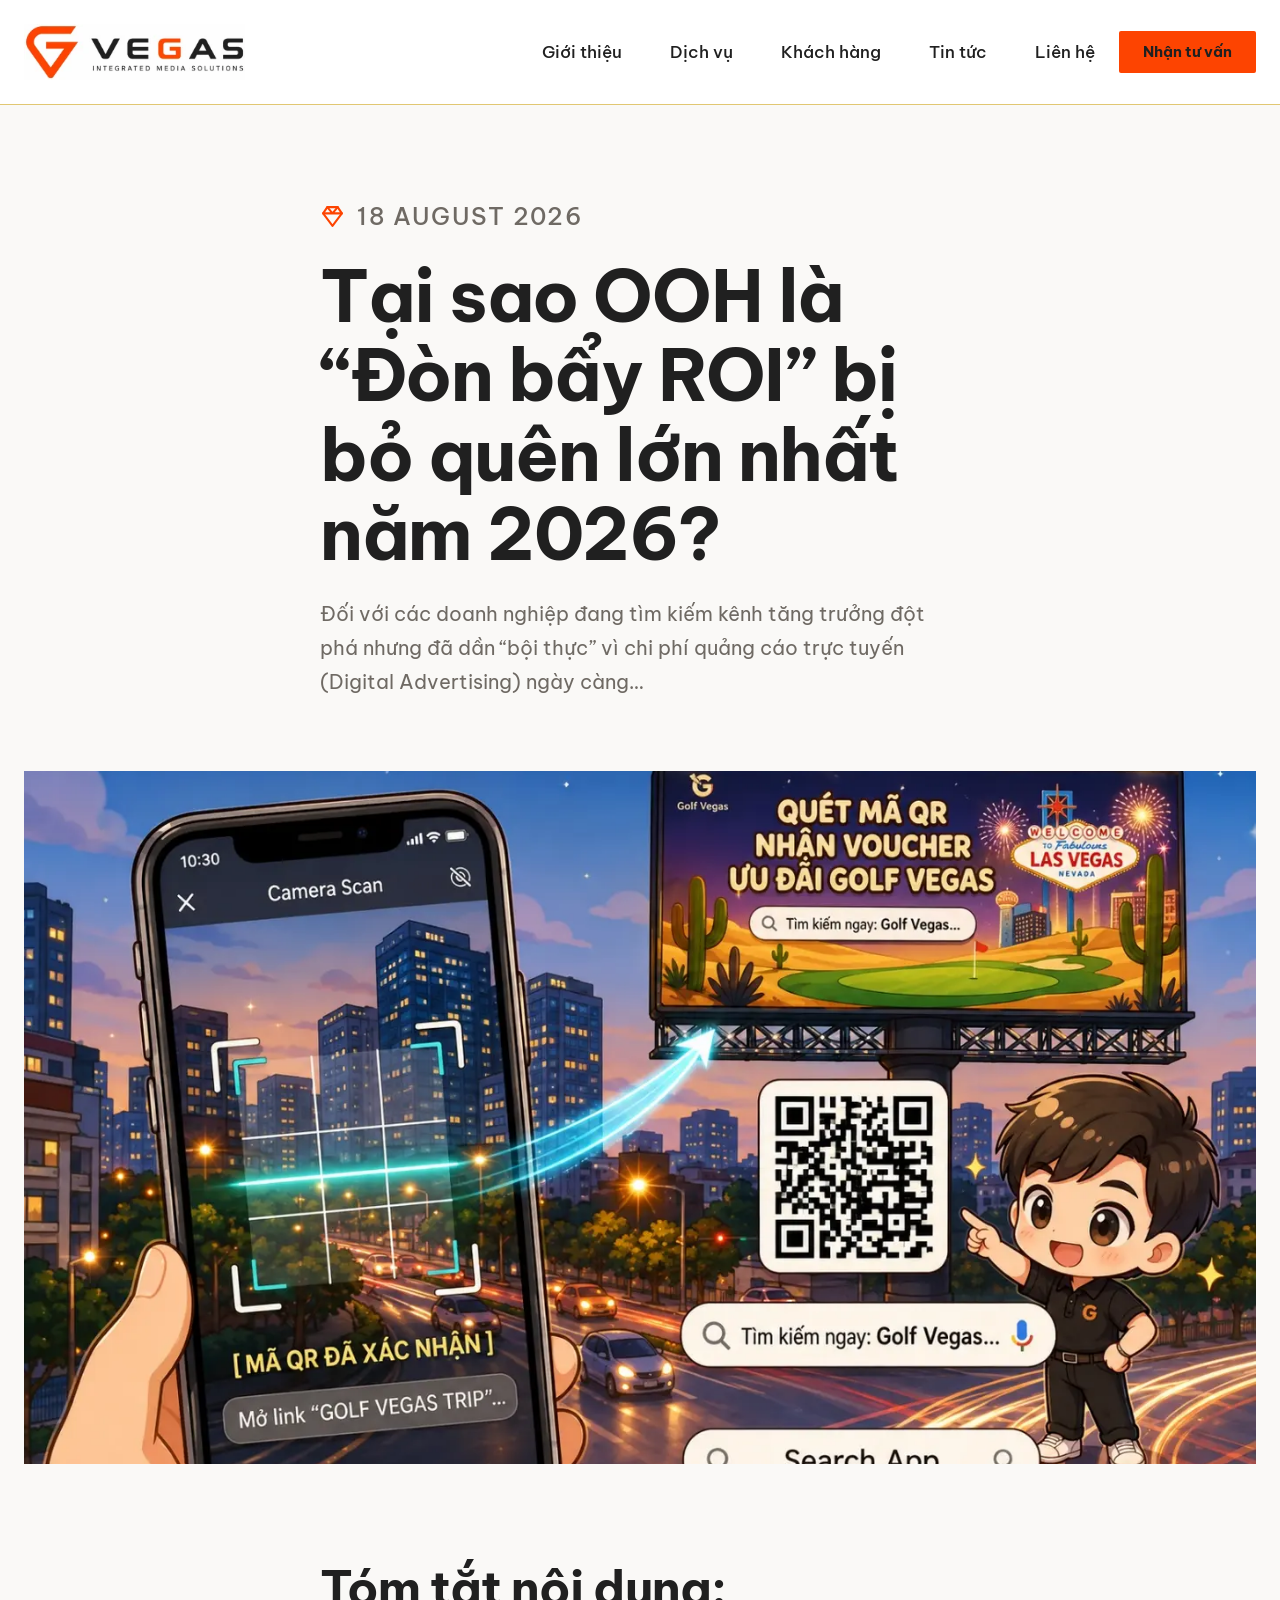
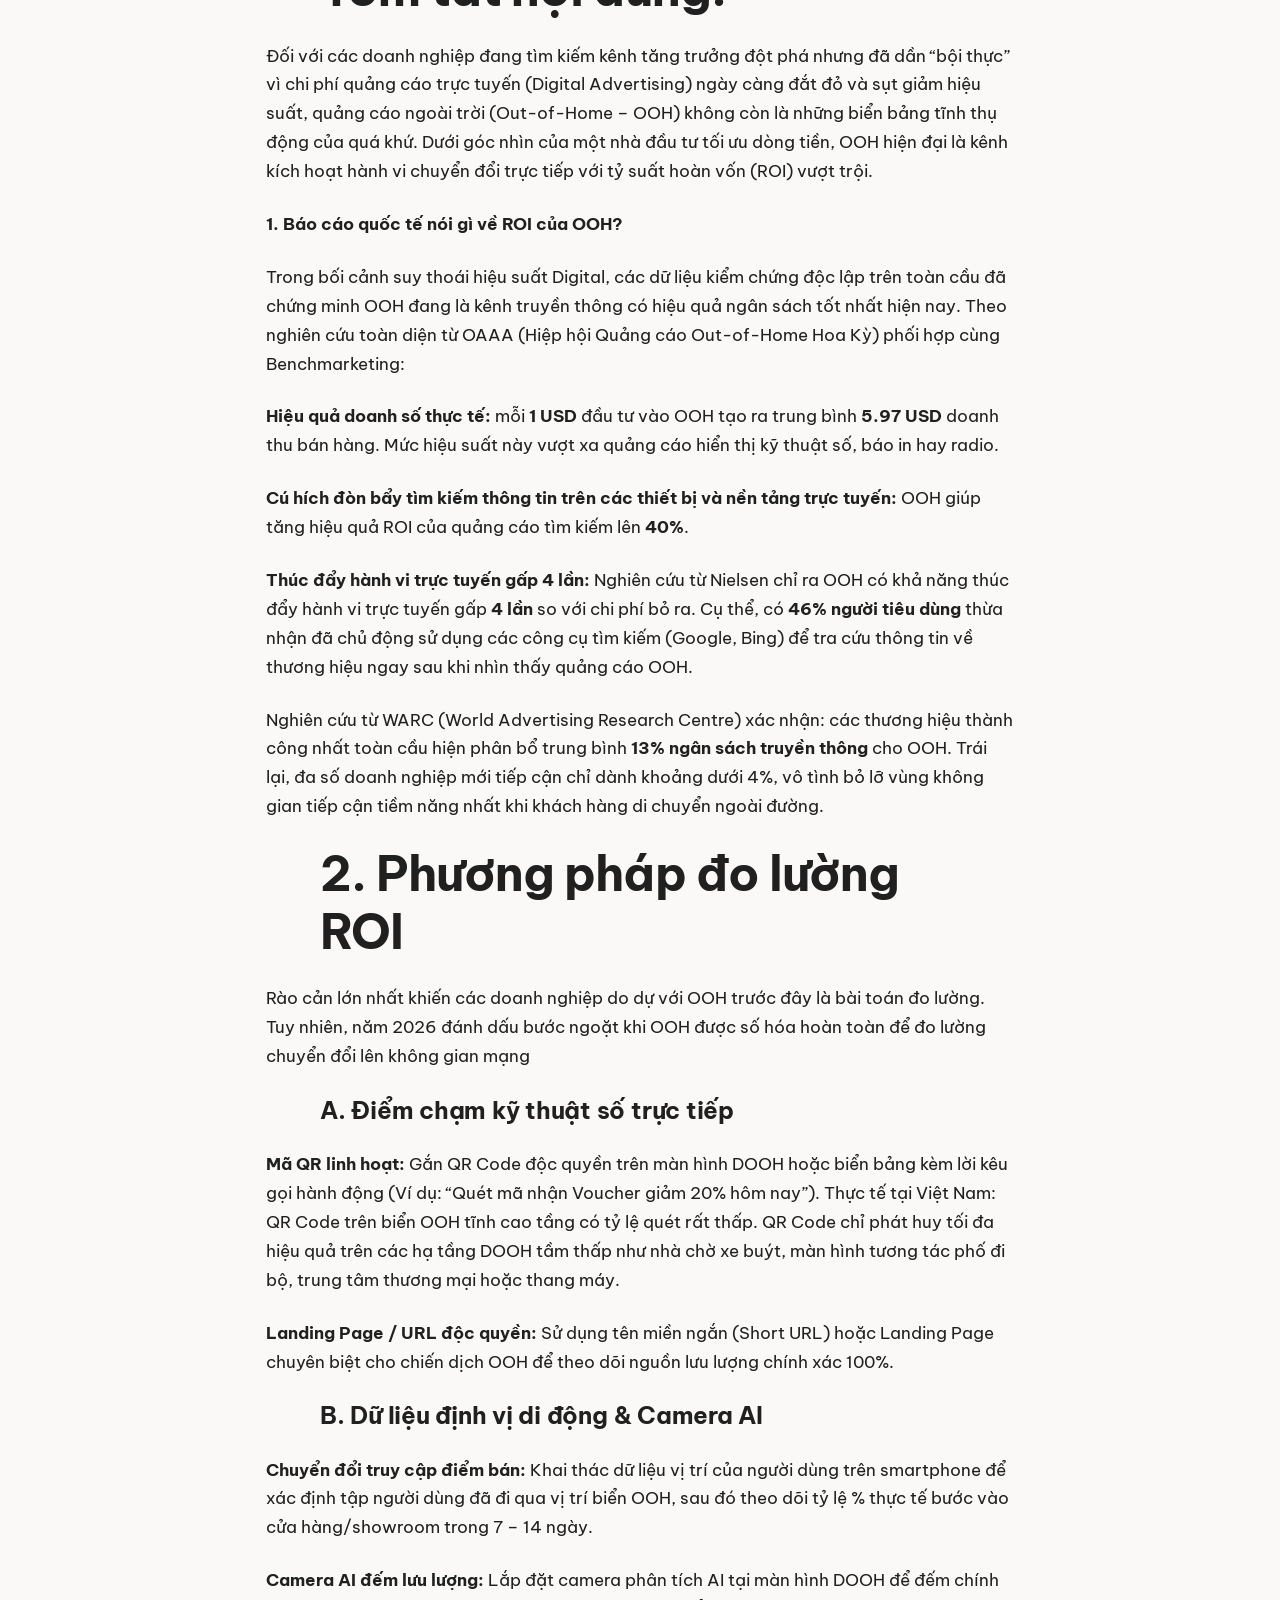
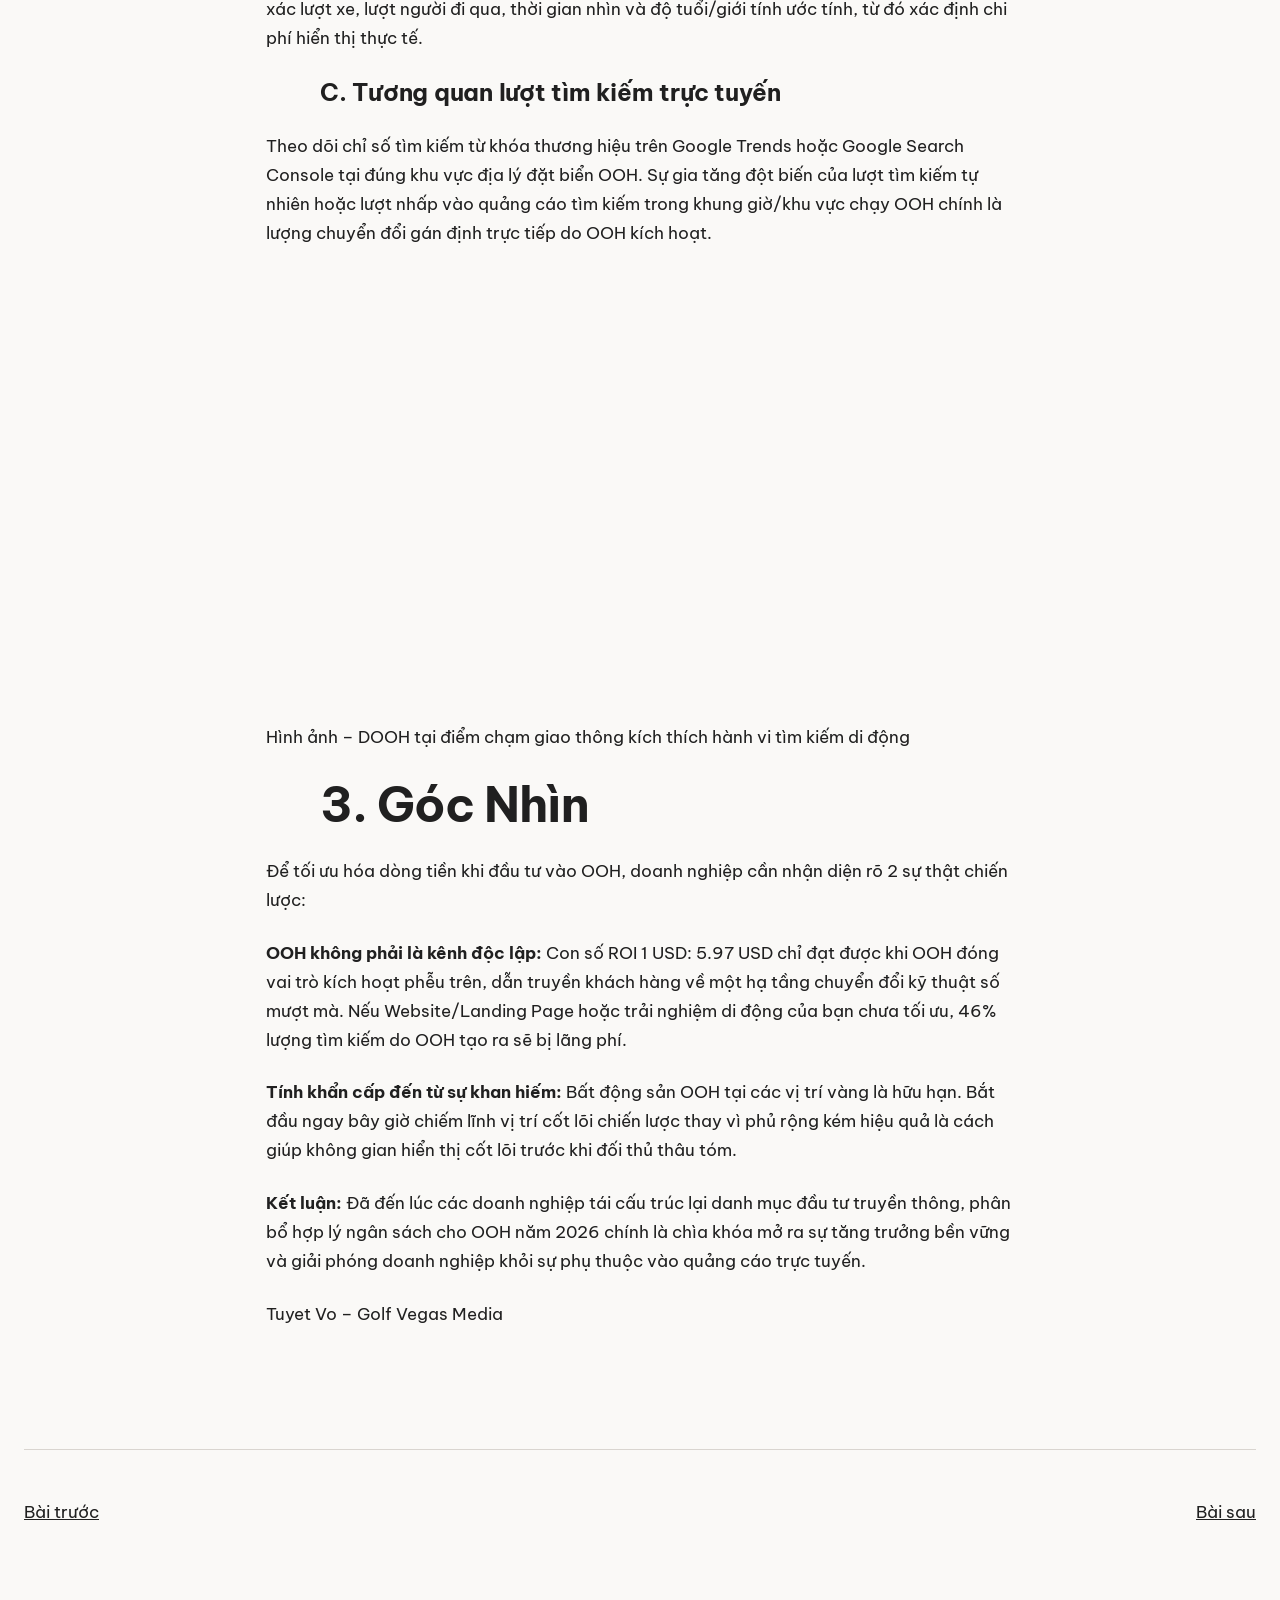
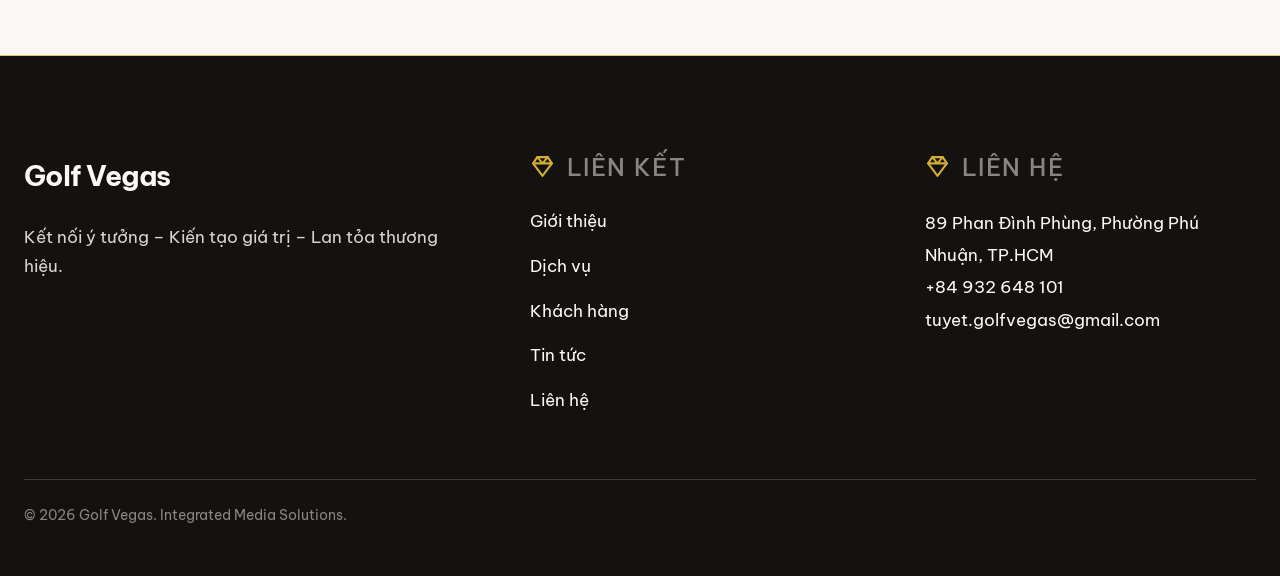
<file: tai-sao-ooh-la-don-bay-roi-bi-bo-quen-lon-nhat-nam-2026/index.html>
<!DOCTYPE html>
<html lang="en-US">
<head>
	<meta charset="UTF-8" />
	<meta name="viewport" content="width=device-width, initial-scale=1" />
<meta name='robots' content='max-image-preview:large' />
<link rel="preload" href="../wp-content/themes/golfvegas/assets/fonts/be-vietnam-pro-400-vietnamese.woff2" as="font" type="font/woff2" crossorigin>
<link rel="preload" href="../wp-content/themes/golfvegas/assets/fonts/be-vietnam-pro-400-latin.woff2" as="font" type="font/woff2" crossorigin>
<link rel="preload" href="../wp-content/themes/golfvegas/assets/fonts/be-vietnam-pro-700-vietnamese.woff2" as="font" type="font/woff2" crossorigin>
<link rel="preload" href="../wp-content/themes/golfvegas/assets/fonts/be-vietnam-pro-700-latin.woff2" as="font" type="font/woff2" crossorigin>
<title>Tại sao OOH là &#8220;Đòn bẩy ROI&#8221; bị bỏ quên lớn nhất năm 2026?</title>


<meta name="description" content="Đối với các doanh nghiệp đang tìm kiếm kênh tăng trưởng đột phá nhưng đã dần &quot;bội thực&quot; vì chi phí quảng cáo trực tuyến (Digital Advertising) ngày càng…">
<meta property="og:type" content="article">
<meta property="og:site_name" content="Golf Vegas">
<meta property="og:title" content="Tại sao OOH là &quot;Đòn bẩy ROI&quot; bị bỏ quên lớn nhất năm 2026?">
<meta property="og:url" content="https://ali33.github.io/golfvegas.vn_html/tai-sao-ooh-la-don-bay-roi-bi-bo-quen-lon-nhat-nam-2026/">
<meta property="og:locale" content="en_US">
<meta property="og:image" content="https://ali33.github.io/golfvegas.vn_html/wp-content/uploads/2026/08/tai-sao-ooh-la-don-bay-roi-bi-bo-quen-lon-nhat-nam-2026-1-1400x900.webp">
<meta property="og:image:alt" content="Tại sao OOH là &quot;Đòn bẩy ROI&quot; bị bỏ quên lớn nhất năm 2026?">
<meta property="og:description" content="Đối với các doanh nghiệp đang tìm kiếm kênh tăng trưởng đột phá nhưng đã dần &quot;bội thực&quot; vì chi phí quảng cáo trực tuyến (Digital Advertising) ngày càng…">
<meta name="twitter:card" content="summary_large_image">
<meta name="twitter:title" content="Tại sao OOH là &quot;Đòn bẩy ROI&quot; bị bỏ quên lớn nhất năm 2026?">
<meta name="twitter:image" content="https://ali33.github.io/golfvegas.vn_html/wp-content/uploads/2026/08/tai-sao-ooh-la-don-bay-roi-bi-bo-quen-lon-nhat-nam-2026-1-1400x900.webp">
<meta name="twitter:description" content="Đối với các doanh nghiệp đang tìm kiếm kênh tăng trưởng đột phá nhưng đã dần &quot;bội thực&quot; vì chi phí quảng cáo trực tuyến (Digital Advertising) ngày càng…">

<script type="application/ld+json">{"@context":"https://schema.org","@graph":[{"@type":"Organization","@id":"https://ali33.github.io/golfvegas.vn_html/#organization","name":"Golf Vegas","url":"https://ali33.github.io/golfvegas.vn_html/","slogan":"Kết nối ý tưởng – Kiến tạo giá trị – Lan tỏa thương hiệu","foundingDate":"2021","address":{"@type":"PostalAddress","streetAddress":"89 Phan Đình Phùng","addressLocality":"Phường Phú Nhuận","addressRegion":"TP.HCM","addressCountry":"VN"},"telephone":"+84932648101","email":"tuyet.golfvegas@gmail.com","logo":"https://ali33.github.io/golfvegas.vn_html/wp-content/uploads/2026/08/logo-horizontal.webp"},{"@type":"BreadcrumbList","itemListElement":[{"@type":"ListItem","position":1,"name":"Trang chủ","item":"https://ali33.github.io/golfvegas.vn_html/"},{"@type":"ListItem","position":2,"name":"Tại sao OOH là &#8220;Đòn bẩy ROI&#8221; bị bỏ quên lớn nhất năm 2026?","item":"https://ali33.github.io/golfvegas.vn_html/tai-sao-ooh-la-don-bay-roi-bi-bo-quen-lon-nhat-nam-2026/"}]},{"@type":"Article","headline":"Tại sao OOH là &#8220;Đòn bẩy ROI&#8221; bị bỏ quên lớn nhất năm 2026?","description":"Đối với các doanh nghiệp đang tìm kiếm kênh tăng trưởng đột phá nhưng đã dần \"bội thực\" vì chi phí quảng cáo trực tuyến (Digital Advertising) ngày càng…","datePublished":"2026-08-18T14:30:03+07:00","dateModified":"2026-08-18T14:48:26+07:00","image":"https://ali33.github.io/golfvegas.vn_html/wp-content/uploads/2026/08/tai-sao-ooh-la-don-bay-roi-bi-bo-quen-lon-nhat-nam-2026-1-1400x900.webp","mainEntityOfPage":"https://ali33.github.io/golfvegas.vn_html/tai-sao-ooh-la-don-bay-roi-bi-bo-quen-lon-nhat-nam-2026/","publisher":{"@id":"https://ali33.github.io/golfvegas.vn_html/#organization"},"author":{"@id":"https://ali33.github.io/golfvegas.vn_html/#organization"}}]}</script>


<style id="wp-img-auto-sizes-contain-inline-css">
img:is([sizes=auto i],[sizes^="auto," i]){contain-intrinsic-size:3000px 1500px}
/*# sourceURL=wp-img-auto-sizes-contain-inline-css */
</style>
<style id="wp-block-site-logo-inline-css">
.wp-block-site-logo{box-sizing:border-box;line-height:0}.wp-block-site-logo a{display:inline-block;line-height:0}.wp-block-site-logo.is-default-size img{height:auto;width:120px}.wp-block-site-logo img{height:auto;max-width:100%}.wp-block-site-logo a,.wp-block-site-logo img{border-radius:inherit}.wp-block-site-logo.aligncenter{margin-left:auto;margin-right:auto;text-align:center}:root :where(.wp-block-site-logo.is-style-rounded){border-radius:9999px}
/*# sourceURL=../wp-includes/blocks/site-logo/style.min.css */
</style>
<style id="wp-block-group-inline-css">
.wp-block-group{box-sizing:border-box}:where(.wp-block-group.wp-block-group-is-layout-constrained){position:relative}
/*# sourceURL=../wp-includes/blocks/group/style.min.css */
</style>
<style id="wp-block-group-theme-inline-css">
:where(.wp-block-group.has-background){padding:1.25em 2.375em}
/*# sourceURL=../wp-includes/blocks/group/theme.min.css */
</style>
<style id="wp-block-navigation-link-inline-css">
.wp-block-navigation .wp-block-navigation-item__label{overflow-wrap:break-word}.wp-block-navigation .wp-block-navigation-item__description{display:none}.link-ui-tools{outline:1px solid #f0f0f0;padding:8px}.link-ui-block-inserter{padding-top:8px}.link-ui-block-inserter__back{margin-left:8px;text-transform:uppercase}
/*# sourceURL=../wp-includes/blocks/navigation-link/style.min.css */
</style>
<link rel='stylesheet' id='wp-block-navigation-css' href='../wp-includes/blocks/navigation/style.min.css' media='all' />
<style id="wp-block-button-inline-css">
.wp-block-button__link{align-content:center;box-sizing:border-box;cursor:pointer;display:inline-block;height:100%;text-align:center;word-break:break-word}.wp-block-button__link.aligncenter{text-align:center}.wp-block-button__link.alignright{text-align:right}:where(.wp-block-button__link){border-radius:9999px;box-shadow:none;padding:calc(.667em + 2px) calc(1.333em + 2px);text-decoration:none}.wp-block-button[style*=text-decoration] .wp-block-button__link{text-decoration:inherit}.wp-block-buttons>.wp-block-button.has-custom-width{max-width:none}.wp-block-buttons>.wp-block-button.has-custom-width .wp-block-button__link{width:100%}.wp-block-buttons>.wp-block-button.has-custom-font-size .wp-block-button__link{font-size:inherit}.wp-block-buttons>.wp-block-button.wp-block-button__width-25{width:calc(25% - var(--wp--style--block-gap, .5em)*.75)}.wp-block-buttons>.wp-block-button.wp-block-button__width-50{width:calc(50% - var(--wp--style--block-gap, .5em)*.5)}.wp-block-buttons>.wp-block-button.wp-block-button__width-75{width:calc(75% - var(--wp--style--block-gap, .5em)*.25)}.wp-block-buttons>.wp-block-button.wp-block-button__width-100{flex-basis:100%;width:100%}.wp-block-buttons.is-vertical>.wp-block-button.wp-block-button__width-25{width:25%}.wp-block-buttons.is-vertical>.wp-block-button.wp-block-button__width-50{width:50%}.wp-block-buttons.is-vertical>.wp-block-button.wp-block-button__width-75{width:75%}.wp-block-button.is-style-squared,.wp-block-button__link.wp-block-button.is-style-squared{border-radius:0}.wp-block-button.no-border-radius,.wp-block-button__link.no-border-radius{border-radius:0!important}:root :where(.wp-block-button .wp-block-button__link.is-style-outline),:root :where(.wp-block-button.is-style-outline>.wp-block-button__link){border:2px solid;padding:.667em 1.333em}:root :where(.wp-block-button .wp-block-button__link.is-style-outline:not(.has-text-color)),:root :where(.wp-block-button.is-style-outline>.wp-block-button__link:not(.has-text-color)){color:currentColor}:root :where(.wp-block-button .wp-block-button__link.is-style-outline:not(.has-background)),:root :where(.wp-block-button.is-style-outline>.wp-block-button__link:not(.has-background)){background-color:initial;background-image:none}
/*# sourceURL=../wp-includes/blocks/button/style.min.css */
</style>
<style id="wp-block-buttons-inline-css">
.wp-block-buttons{box-sizing:border-box}.wp-block-buttons.is-vertical{flex-direction:column}.wp-block-buttons.is-vertical>.wp-block-button:last-child{margin-bottom:0}.wp-block-buttons>.wp-block-button{display:inline-block;margin:0}.wp-block-buttons.is-content-justification-left{justify-content:flex-start}.wp-block-buttons.is-content-justification-left.is-vertical{align-items:flex-start}.wp-block-buttons.is-content-justification-center{justify-content:center}.wp-block-buttons.is-content-justification-center.is-vertical{align-items:center}.wp-block-buttons.is-content-justification-right{justify-content:flex-end}.wp-block-buttons.is-content-justification-right.is-vertical{align-items:flex-end}.wp-block-buttons.is-content-justification-space-between{justify-content:space-between}.wp-block-buttons.aligncenter{text-align:center}.wp-block-buttons:not(.is-content-justification-space-between,.is-content-justification-right,.is-content-justification-left,.is-content-justification-center) .wp-block-button.aligncenter{margin-left:auto;margin-right:auto;width:100%}.wp-block-buttons[style*=text-decoration] .wp-block-button,.wp-block-buttons[style*=text-decoration] .wp-block-button__link{text-decoration:inherit}.wp-block-buttons.has-custom-font-size .wp-block-button__link{font-size:inherit}.wp-block-buttons .wp-block-button__link{width:100%}.wp-block-button.aligncenter{text-align:center}
/*# sourceURL=../wp-includes/blocks/buttons/style.min.css */
</style>
<style id="wp-block-template-part-theme-inline-css">
:root :where(.wp-block-template-part.has-background){margin-bottom:0;margin-top:0;padding:1.25em 2.375em}
/*# sourceURL=../wp-includes/blocks/template-part/theme.min.css */
</style>
<style id="wp-block-post-date-inline-css">
.wp-block-post-date{box-sizing:border-box}
/*# sourceURL=../wp-includes/blocks/post-date/style.min.css */
</style>
<style id="wp-block-post-title-inline-css">
.wp-block-post-title{box-sizing:border-box;word-break:break-word}.wp-block-post-title :where(a){display:inline-block;font-family:inherit;font-size:inherit;font-style:inherit;font-weight:inherit;letter-spacing:inherit;line-height:inherit;text-decoration:inherit}
/*# sourceURL=../wp-includes/blocks/post-title/style.min.css */
</style>
<style id="wp-block-post-excerpt-inline-css">
:where(.wp-block-post-excerpt){box-sizing:border-box;margin-bottom:var(--wp--style--block-gap);margin-top:var(--wp--style--block-gap)}.wp-block-post-excerpt__excerpt{margin-bottom:0;margin-top:0}.wp-block-post-excerpt__more-text{margin-bottom:0;margin-top:var(--wp--style--block-gap)}.wp-block-post-excerpt__more-link{display:inline-block}
/*# sourceURL=../wp-includes/blocks/post-excerpt/style.min.css */
</style>
<style id="wp-block-post-featured-image-inline-css">
.wp-block-post-featured-image{margin-left:0;margin-right:0}.wp-block-post-featured-image a{display:block;height:100%}.wp-block-post-featured-image :where(img){box-sizing:border-box;height:auto;max-width:100%;vertical-align:bottom;width:100%}.wp-block-post-featured-image.alignfull img,.wp-block-post-featured-image.alignwide img{width:100%}.wp-block-post-featured-image .wp-block-post-featured-image__overlay.has-background-dim{background-color:#000;inset:0;position:absolute}.wp-block-post-featured-image{position:relative}.wp-block-post-featured-image .wp-block-post-featured-image__overlay.has-background-gradient{background-color:initial}.wp-block-post-featured-image .wp-block-post-featured-image__overlay.has-background-dim-0{opacity:0}.wp-block-post-featured-image .wp-block-post-featured-image__overlay.has-background-dim-10{opacity:.1}.wp-block-post-featured-image .wp-block-post-featured-image__overlay.has-background-dim-20{opacity:.2}.wp-block-post-featured-image .wp-block-post-featured-image__overlay.has-background-dim-30{opacity:.3}.wp-block-post-featured-image .wp-block-post-featured-image__overlay.has-background-dim-40{opacity:.4}.wp-block-post-featured-image .wp-block-post-featured-image__overlay.has-background-dim-50{opacity:.5}.wp-block-post-featured-image .wp-block-post-featured-image__overlay.has-background-dim-60{opacity:.6}.wp-block-post-featured-image .wp-block-post-featured-image__overlay.has-background-dim-70{opacity:.7}.wp-block-post-featured-image .wp-block-post-featured-image__overlay.has-background-dim-80{opacity:.8}.wp-block-post-featured-image .wp-block-post-featured-image__overlay.has-background-dim-90{opacity:.9}.wp-block-post-featured-image .wp-block-post-featured-image__overlay.has-background-dim-100{opacity:1}.wp-block-post-featured-image:where(.alignleft,.alignright){width:100%}
/*# sourceURL=../wp-includes/blocks/post-featured-image/style.min.css */
</style>
<style id="wp-block-heading-inline-css">
h1:where(.wp-block-heading).has-background,h2:where(.wp-block-heading).has-background,h3:where(.wp-block-heading).has-background,h4:where(.wp-block-heading).has-background,h5:where(.wp-block-heading).has-background,h6:where(.wp-block-heading).has-background{padding:1.25em 2.375em}h1.has-text-align-left[style*=writing-mode]:where([style*=vertical-lr]),h1.has-text-align-right[style*=writing-mode]:where([style*=vertical-rl]),h2.has-text-align-left[style*=writing-mode]:where([style*=vertical-lr]),h2.has-text-align-right[style*=writing-mode]:where([style*=vertical-rl]),h3.has-text-align-left[style*=writing-mode]:where([style*=vertical-lr]),h3.has-text-align-right[style*=writing-mode]:where([style*=vertical-rl]),h4.has-text-align-left[style*=writing-mode]:where([style*=vertical-lr]),h4.has-text-align-right[style*=writing-mode]:where([style*=vertical-rl]),h5.has-text-align-left[style*=writing-mode]:where([style*=vertical-lr]),h5.has-text-align-right[style*=writing-mode]:where([style*=vertical-rl]),h6.has-text-align-left[style*=writing-mode]:where([style*=vertical-lr]),h6.has-text-align-right[style*=writing-mode]:where([style*=vertical-rl]){rotate:180deg}
/*# sourceURL=../wp-includes/blocks/heading/style.min.css */
</style>
<style id="wp-block-paragraph-inline-css">
.is-small-text{font-size:.875em}.is-regular-text{font-size:1em}.is-large-text{font-size:2.25em}.is-larger-text{font-size:3em}.has-drop-cap:not(:focus):first-letter{float:left;font-size:8.4em;font-style:normal;font-weight:100;line-height:.68;margin:.05em .1em 0 0;text-transform:uppercase}body.rtl .has-drop-cap:not(:focus):first-letter{float:none;margin-left:.1em}p.has-drop-cap.has-background{overflow:hidden}:root :where(p.has-background){padding:1.25em 2.375em}:where(p.has-text-color:not(.has-link-color)) a{color:inherit}p.has-text-align-left[style*="writing-mode:vertical-lr"],p.has-text-align-right[style*="writing-mode:vertical-rl"]{rotate:180deg}
/*# sourceURL=../wp-includes/blocks/paragraph/style.min.css */
</style>
<style id="wp-block-image-inline-css">
.wp-block-image>a,.wp-block-image>figure>a{display:inline-block}.wp-block-image img{box-sizing:border-box;height:auto;max-width:100%;vertical-align:bottom}@media not (prefers-reduced-motion){.wp-block-image img.hide{visibility:hidden}.wp-block-image img.show{animation:show-content-image .4s}}.wp-block-image[style*=border-radius] img,.wp-block-image[style*=border-radius]>a{border-radius:inherit}.wp-block-image.has-custom-border img{box-sizing:border-box}.wp-block-image.aligncenter{text-align:center}.wp-block-image.alignfull>a,.wp-block-image.alignwide>a{width:100%}.wp-block-image.alignfull img,.wp-block-image.alignwide img{height:auto;width:100%}.wp-block-image .aligncenter,.wp-block-image .alignleft,.wp-block-image .alignright,.wp-block-image.aligncenter,.wp-block-image.alignleft,.wp-block-image.alignright{display:table}.wp-block-image .aligncenter>figcaption,.wp-block-image .alignleft>figcaption,.wp-block-image .alignright>figcaption,.wp-block-image.aligncenter>figcaption,.wp-block-image.alignleft>figcaption,.wp-block-image.alignright>figcaption{caption-side:bottom;display:table-caption}.wp-block-image .alignleft{float:left;margin:.5em 1em .5em 0}.wp-block-image .alignright{float:right;margin:.5em 0 .5em 1em}.wp-block-image .aligncenter{margin-left:auto;margin-right:auto}.wp-block-image :where(figcaption){margin-bottom:1em;margin-top:.5em}.wp-block-image.is-style-circle-mask img{border-radius:9999px}@supports ((-webkit-mask-image:none) or (mask-image:none)) or (-webkit-mask-image:none){.wp-block-image.is-style-circle-mask img{border-radius:0;-webkit-mask-image:url('data:image/svg+xml;utf8,<svg viewBox="0 0 100 100" xmlns="http://www.w3.org/2000/svg"><circle cx="50" cy="50" r="50"/></svg>');mask-image:url('data:image/svg+xml;utf8,<svg viewBox="0 0 100 100" xmlns="http://www.w3.org/2000/svg"><circle cx="50" cy="50" r="50"/></svg>');mask-mode:alpha;-webkit-mask-position:center;mask-position:center;-webkit-mask-repeat:no-repeat;mask-repeat:no-repeat;-webkit-mask-size:contain;mask-size:contain}}:root :where(.wp-block-image.is-style-rounded img,.wp-block-image .is-style-rounded img){border-radius:9999px}.wp-block-image figure{margin:0}.wp-lightbox-container{display:flex;flex-direction:column;position:relative}.wp-lightbox-container img{cursor:zoom-in}.wp-lightbox-container img:hover+button{opacity:1}.wp-lightbox-container button{align-items:center;backdrop-filter:blur(16px) saturate(180%);background-color:#5a5a5a40;border:none;border-radius:4px;cursor:zoom-in;display:flex;height:20px;justify-content:center;opacity:0;padding:0;position:absolute;right:16px;text-align:center;top:16px;width:20px;z-index:100}@media not (prefers-reduced-motion){.wp-lightbox-container button{transition:opacity .2s ease}}.wp-lightbox-container button:focus-visible{outline:3px auto #5a5a5a40;outline:3px auto -webkit-focus-ring-color;outline-offset:3px}.wp-lightbox-container button:hover{cursor:pointer;opacity:1}.wp-lightbox-container button:focus{opacity:1}.wp-lightbox-container button:focus,.wp-lightbox-container button:hover,.wp-lightbox-container button:not(:hover):not(:active):not(.has-background){background-color:#5a5a5a40;border:none}.wp-lightbox-overlay{box-sizing:border-box;cursor:zoom-out;height:100vh;left:0;overflow:hidden;position:fixed;top:0;visibility:hidden;width:100%;z-index:100000}.wp-lightbox-overlay .wp-lightbox-close-button{align-items:center;cursor:pointer;display:flex;font-family:inherit;gap:8px;justify-content:center;line-height:1;min-height:40px;min-width:40px;padding:0 4px;position:absolute;right:calc(env(safe-area-inset-right) + 16px);top:calc(env(safe-area-inset-top) + 16px);z-index:5000000}.wp-lightbox-overlay .wp-lightbox-close-button:focus,.wp-lightbox-overlay .wp-lightbox-close-button:hover,.wp-lightbox-overlay .wp-lightbox-close-button:not(:hover):not(:active):not(.has-background){background:none;border:none}.wp-lightbox-overlay .wp-lightbox-close-button:has(.wp-lightbox-close-text:not([hidden])) .wp-lightbox-close-icon svg{height:1em;width:1em}.wp-lightbox-overlay .wp-lightbox-close-icon svg{display:block}.wp-lightbox-overlay .wp-lightbox-navigation-button-next,.wp-lightbox-overlay .wp-lightbox-navigation-button-prev{align-items:center;bottom:16px;cursor:pointer;display:flex;font-family:inherit;gap:4px;justify-content:center;line-height:1;min-height:40px;min-width:40px;padding:0 8px;position:absolute;z-index:2000002}.wp-lightbox-overlay .wp-lightbox-navigation-button-next[hidden],.wp-lightbox-overlay .wp-lightbox-navigation-button-prev[hidden]{display:none}@media (min-width:960px){.wp-lightbox-overlay .wp-lightbox-navigation-button-next,.wp-lightbox-overlay .wp-lightbox-navigation-button-prev{bottom:50%;transform:translateY(-50%)}}.wp-lightbox-overlay .wp-lightbox-navigation-button-next:focus,.wp-lightbox-overlay .wp-lightbox-navigation-button-next:hover,.wp-lightbox-overlay .wp-lightbox-navigation-button-next:not(:hover):not(:active):not(.has-background),.wp-lightbox-overlay .wp-lightbox-navigation-button-prev:focus,.wp-lightbox-overlay .wp-lightbox-navigation-button-prev:hover,.wp-lightbox-overlay .wp-lightbox-navigation-button-prev:not(:hover):not(:active):not(.has-background){background:none;border:none;padding:0 8px}.wp-lightbox-overlay .wp-lightbox-navigation-button-next:has(.wp-lightbox-navigation-text:not([hidden])) .wp-lightbox-navigation-icon svg,.wp-lightbox-overlay .wp-lightbox-navigation-button-prev:has(.wp-lightbox-navigation-text:not([hidden])) .wp-lightbox-navigation-icon svg{display:block;height:1.5em;width:1.5em}.wp-lightbox-overlay .wp-lightbox-navigation-button-prev{left:calc(env(safe-area-inset-left) + 16px)}.wp-lightbox-overlay .wp-lightbox-navigation-button-next{right:calc(env(safe-area-inset-right) + 16px)}.wp-lightbox-overlay .wp-lightbox-navigation-icon svg{vertical-align:middle}.wp-lightbox-overlay .lightbox-image-container{height:var(--wp--lightbox-container-height);left:50%;overflow:hidden;position:absolute;top:50%;transform:translate(-50%,-50%);transform-origin:top left;width:var(--wp--lightbox-container-width);z-index:2000001}.wp-lightbox-overlay .wp-block-image{align-items:center;box-sizing:border-box;display:flex;height:100%;justify-content:center;margin:0;position:relative;transform-origin:0 0;width:100%;z-index:3000000}.wp-lightbox-overlay .wp-block-image img{height:var(--wp--lightbox-image-height);min-height:var(--wp--lightbox-image-height);min-width:var(--wp--lightbox-image-width);width:var(--wp--lightbox-image-width)}.wp-lightbox-overlay .wp-block-image figcaption{display:none}.wp-lightbox-overlay button{background:none;border:none}.wp-lightbox-overlay .scrim{background-color:#fff;height:100%;opacity:.9;position:absolute;width:100%;z-index:2000000}.wp-lightbox-overlay.active{visibility:visible}@media not (prefers-reduced-motion){.wp-lightbox-overlay.active{animation:turn-on-visibility .25s both}.wp-lightbox-overlay.active img{animation:turn-on-visibility .35s both}.wp-lightbox-overlay.show-closing-animation:not(.active){animation:turn-off-visibility .35s both}.wp-lightbox-overlay.show-closing-animation:not(.active) img{animation:turn-off-visibility .25s both}.wp-lightbox-overlay.zoom.active{animation:none;opacity:1;visibility:visible}.wp-lightbox-overlay.zoom.active .lightbox-image-container{animation:lightbox-zoom-in .4s}.wp-lightbox-overlay.zoom.active .lightbox-image-container img{animation:none}.wp-lightbox-overlay.zoom.active .scrim{animation:turn-on-visibility .4s forwards}.wp-lightbox-overlay.zoom.show-closing-animation:not(.active){animation:none}.wp-lightbox-overlay.zoom.show-closing-animation:not(.active) .lightbox-image-container{animation:lightbox-zoom-out .4s}.wp-lightbox-overlay.zoom.show-closing-animation:not(.active) .lightbox-image-container img{animation:none}.wp-lightbox-overlay.zoom.show-closing-animation:not(.active) .scrim{animation:turn-off-visibility .4s forwards}}@keyframes show-content-image{0%{visibility:hidden}99%{visibility:hidden}to{visibility:visible}}@keyframes turn-on-visibility{0%{opacity:0}to{opacity:1}}@keyframes turn-off-visibility{0%{opacity:1;visibility:visible}99%{opacity:0;visibility:visible}to{opacity:0;visibility:hidden}}@keyframes lightbox-zoom-in{0%{transform:translate(calc((-100vw + var(--wp--lightbox-scrollbar-width))/2 + var(--wp--lightbox-initial-left-position)),calc(-50vh + var(--wp--lightbox-initial-top-position))) scale(var(--wp--lightbox-scale))}to{transform:translate(-50%,-50%) scale(1)}}@keyframes lightbox-zoom-out{0%{transform:translate(-50%,-50%) scale(1);visibility:visible}99%{visibility:visible}to{transform:translate(calc((-100vw + var(--wp--lightbox-scrollbar-width))/2 + var(--wp--lightbox-initial-left-position)),calc(-50vh + var(--wp--lightbox-initial-top-position))) scale(var(--wp--lightbox-scale));visibility:hidden}}
/*# sourceURL=../wp-includes/blocks/image/style.min.css */
</style>
<style id="wp-block-image-theme-inline-css">
:root :where(.wp-block-image figcaption){color:#555;font-size:13px;text-align:center}.is-dark-theme :root :where(.wp-block-image figcaption){color:#ffffffa6}.wp-block-image{margin:0 0 1em}
/*# sourceURL=../wp-includes/blocks/image/theme.min.css */
</style>
<style id="wp-block-post-content-inline-css">
.wp-block-post-content{display:flow-root}
/*# sourceURL=../wp-includes/blocks/post-content/style.min.css */
</style>
<style id="wp-block-post-navigation-link-inline-css">
.wp-block-post-navigation-link .wp-block-post-navigation-link__arrow-previous{display:inline-block;margin-right:1ch}.wp-block-post-navigation-link .wp-block-post-navigation-link__arrow-previous:not(.is-arrow-chevron){transform:scaleX(1)}.wp-block-post-navigation-link .wp-block-post-navigation-link__arrow-next{display:inline-block;margin-left:1ch}.wp-block-post-navigation-link .wp-block-post-navigation-link__arrow-next:not(.is-arrow-chevron){transform:scaleX(1)}.wp-block-post-navigation-link.has-text-align-left[style*="writing-mode: vertical-lr"],.wp-block-post-navigation-link.has-text-align-right[style*="writing-mode: vertical-rl"]{rotate:180deg}
/*# sourceURL=../wp-includes/blocks/post-navigation-link/style.min.css */
</style>
<style id="wp-block-site-title-inline-css">
.wp-block-site-title{box-sizing:border-box}.wp-block-site-title :where(a){color:inherit;font-family:inherit;font-size:inherit;font-style:inherit;font-weight:inherit;letter-spacing:inherit;line-height:inherit;text-decoration:inherit}
/*# sourceURL=../wp-includes/blocks/site-title/style.min.css */
</style>
<style id="wp-block-columns-inline-css">
.wp-block-columns{box-sizing:border-box;display:flex;flex-wrap:wrap!important}@media (min-width:782px){.wp-block-columns{flex-wrap:nowrap!important}}.wp-block-columns{align-items:normal!important}.wp-block-columns.are-vertically-aligned-top{align-items:flex-start}.wp-block-columns.are-vertically-aligned-center{align-items:center}.wp-block-columns.are-vertically-aligned-bottom{align-items:flex-end}@media (max-width:781px){.wp-block-columns:not(.is-not-stacked-on-mobile)>.wp-block-column{flex-basis:100%!important}}@media (min-width:782px){.wp-block-columns:not(.is-not-stacked-on-mobile)>.wp-block-column{flex-basis:0;flex-grow:1}.wp-block-columns:not(.is-not-stacked-on-mobile)>.wp-block-column[style*=flex-basis]{flex-grow:0}}.wp-block-columns.is-not-stacked-on-mobile{flex-wrap:nowrap!important}.wp-block-columns.is-not-stacked-on-mobile>.wp-block-column{flex-basis:0;flex-grow:1}.wp-block-columns.is-not-stacked-on-mobile>.wp-block-column[style*=flex-basis]{flex-grow:0}:where(.wp-block-columns){margin-bottom:1.75em}:where(.wp-block-columns.has-background){padding:1.25em 2.375em}.wp-block-column{flex-grow:1;min-width:0;overflow-wrap:break-word;word-break:break-word}.wp-block-column.is-vertically-aligned-top{align-self:flex-start}.wp-block-column.is-vertically-aligned-center{align-self:center}.wp-block-column.is-vertically-aligned-bottom{align-self:flex-end}.wp-block-column.is-vertically-aligned-stretch{align-self:stretch}.wp-block-column.is-vertically-aligned-bottom,.wp-block-column.is-vertically-aligned-center,.wp-block-column.is-vertically-aligned-top{width:100%}
/*# sourceURL=../wp-includes/blocks/columns/style.min.css */
</style>
<style id="wp-block-separator-inline-css">
@charset "UTF-8";.wp-block-separator{border:none;border-top:2px solid}:root :where(.wp-block-separator.is-style-dots){height:auto;line-height:1;text-align:center}:root :where(.wp-block-separator.is-style-dots):before{color:currentColor;content:"···";font-family:serif;font-size:1.5em;letter-spacing:2em;padding-left:2em}.wp-block-separator.is-style-dots{background:none!important;border:none!important}
/*# sourceURL=../wp-includes/blocks/separator/style.min.css */
</style>
<style id="wp-block-separator-theme-inline-css">
.wp-block-separator.has-css-opacity{opacity:.4}.wp-block-separator{border:none;border-bottom:2px solid;margin-left:auto;margin-right:auto}.wp-block-separator.has-alpha-channel-opacity{opacity:1}.wp-block-separator:not(.is-style-wide):not(.is-style-dots){width:100px}.wp-block-separator.has-background:not(.is-style-dots){border-bottom:none;height:1px}.wp-block-separator.has-background:not(.is-style-wide):not(.is-style-dots){height:2px}
/*# sourceURL=../wp-includes/blocks/separator/theme.min.css */
</style>
<style id="wp-block-library-inline-css">
:root{--wp-block-synced-color:#7a00df;--wp-block-synced-color--rgb:122,0,223;--wp-bound-block-color:var(--wp-block-synced-color);--wp-editor-canvas-background:#ddd;--wp-admin-theme-color:#007cba;--wp-admin-theme-color--rgb:0,124,186;--wp-admin-theme-color-darker-10:#006ba1;--wp-admin-theme-color-darker-10--rgb:0,107,160.5;--wp-admin-theme-color-darker-20:#005a87;--wp-admin-theme-color-darker-20--rgb:0,90,135;--wp-admin-border-width-focus:2px}@media (min-resolution:192dpi){:root{--wp-admin-border-width-focus:1.5px}}.wp-element-button{cursor:pointer}:root .has-very-light-gray-background-color{background-color:#eee}:root .has-very-dark-gray-background-color{background-color:#313131}:root .has-very-light-gray-color{color:#eee}:root .has-very-dark-gray-color{color:#313131}:root .has-vivid-green-cyan-to-vivid-cyan-blue-gradient-background{background:linear-gradient(135deg,#00d084,#0693e3)}:root .has-purple-crush-gradient-background{background:linear-gradient(135deg,#34e2e4,#4721fb 50%,#ab1dfe)}:root .has-hazy-dawn-gradient-background{background:linear-gradient(135deg,#faaca8,#dad0ec)}:root .has-subdued-olive-gradient-background{background:linear-gradient(135deg,#fafae1,#67a671)}:root .has-atomic-cream-gradient-background{background:linear-gradient(135deg,#fdd79a,#004a59)}:root .has-nightshade-gradient-background{background:linear-gradient(135deg,#330968,#31cdcf)}:root .has-midnight-gradient-background{background:linear-gradient(135deg,#020381,#2874fc)}:root{--wp--preset--font-size--normal:16px;--wp--preset--font-size--huge:42px}.has-regular-font-size{font-size:1em}.has-larger-font-size{font-size:2.625em}.has-normal-font-size{font-size:var(--wp--preset--font-size--normal)}.has-huge-font-size{font-size:var(--wp--preset--font-size--huge)}:root .has-text-align-center{text-align:center}:root .has-text-align-left{text-align:left}:root .has-text-align-right{text-align:right}.has-fit-text{white-space:nowrap!important}#end-resizable-editor-section{display:none}.aligncenter{clear:both}.items-justified-left{justify-content:flex-start}.items-justified-center{justify-content:center}.items-justified-right{justify-content:flex-end}.items-justified-space-between{justify-content:space-between}.screen-reader-text{word-wrap:normal!important;border:0;clip-path:inset(50%);height:1px;margin:-1px;overflow:hidden;padding:0;position:absolute;width:1px}.screen-reader-text:focus{background-color:#ddd;clip-path:none;color:#444;display:block;font-size:1em;height:auto;left:5px;line-height:normal;padding:15px 23px 14px;text-decoration:none;top:5px;width:auto;z-index:100000}html :where(.has-border-color){border-style:solid}html :where([style*=border-color]){border-style:solid}html :where([style*=border-top-color]){border-top-style:solid}html :where([style*=border-right-color]){border-right-style:solid}html :where([style*=border-bottom-color]){border-bottom-style:solid}html :where([style*=border-left-color]){border-left-style:solid}html :where([style*=border-width]){border-style:solid}html :where([style*=border-top-width]){border-top-style:solid}html :where([style*=border-right-width]){border-right-style:solid}html :where([style*=border-bottom-width]){border-bottom-style:solid}html :where([style*=border-left-width]){border-left-style:solid}html :where(img[class*=wp-image-]){height:auto;max-width:100%}:where(figure){margin:0 0 1em}html :where(.is-position-sticky){--wp-admin--admin-bar--position-offset:var(--wp-admin--admin-bar--height,0px)}@media screen and (max-width:600px){html :where(.is-position-sticky){--wp-admin--admin-bar--position-offset:0px}}
/*# sourceURL=/wp-includes/css/dist/block-library/common.min.css */
</style>
<style id="global-styles-inline-css">
:root{--wp--preset--aspect-ratio--square: 1;--wp--preset--aspect-ratio--4-3: 4/3;--wp--preset--aspect-ratio--3-4: 3/4;--wp--preset--aspect-ratio--3-2: 3/2;--wp--preset--aspect-ratio--2-3: 2/3;--wp--preset--aspect-ratio--16-9: 16/9;--wp--preset--aspect-ratio--9-16: 9/16;--wp--preset--color--black: #000000;--wp--preset--color--cyan-bluish-gray: #abb8c3;--wp--preset--color--white: #FFFFFF;--wp--preset--color--pale-pink: #f78da7;--wp--preset--color--vivid-red: #cf2e2e;--wp--preset--color--luminous-vivid-orange: #ff6900;--wp--preset--color--luminous-vivid-amber: #fcb900;--wp--preset--color--light-green-cyan: #7bdcb5;--wp--preset--color--vivid-green-cyan: #00d084;--wp--preset--color--pale-cyan-blue: #8ed1fc;--wp--preset--color--vivid-cyan-blue: #0693e3;--wp--preset--color--vivid-purple: #9b51e0;--wp--preset--color--brand: #FD4401;--wp--preset--color--ink: #202020;--wp--preset--color--charcoal: #141210;--wp--preset--color--base: #FAF9F7;--wp--preset--color--surface: #F2F0ED;--wp--preset--color--line: #D9D5D0;--wp--preset--color--muted: #6F6A64;--wp--preset--color--muted-inverse: #8A8580;--wp--preset--color--gold: #D4AF37;--wp--preset--color--gold-deep: #856818;--wp--preset--gradient--vivid-cyan-blue-to-vivid-purple: linear-gradient(135deg,rgb(6,147,227) 0%,rgb(155,81,224) 100%);--wp--preset--gradient--light-green-cyan-to-vivid-green-cyan: linear-gradient(135deg,rgb(122,220,180) 0%,rgb(0,208,130) 100%);--wp--preset--gradient--luminous-vivid-amber-to-luminous-vivid-orange: linear-gradient(135deg,rgb(252,185,0) 0%,rgb(255,105,0) 100%);--wp--preset--gradient--luminous-vivid-orange-to-vivid-red: linear-gradient(135deg,rgb(255,105,0) 0%,rgb(207,46,46) 100%);--wp--preset--gradient--very-light-gray-to-cyan-bluish-gray: linear-gradient(135deg,rgb(238,238,238) 0%,rgb(169,184,195) 100%);--wp--preset--gradient--cool-to-warm-spectrum: linear-gradient(135deg,rgb(74,234,220) 0%,rgb(151,120,209) 20%,rgb(207,42,186) 40%,rgb(238,44,130) 60%,rgb(251,105,98) 80%,rgb(254,248,76) 100%);--wp--preset--gradient--blush-light-purple: linear-gradient(135deg,rgb(255,206,236) 0%,rgb(152,150,240) 100%);--wp--preset--gradient--blush-bordeaux: linear-gradient(135deg,rgb(254,205,165) 0%,rgb(254,45,45) 50%,rgb(107,0,62) 100%);--wp--preset--gradient--luminous-dusk: linear-gradient(135deg,rgb(255,203,112) 0%,rgb(199,81,192) 50%,rgb(65,88,208) 100%);--wp--preset--gradient--pale-ocean: linear-gradient(135deg,rgb(255,245,203) 0%,rgb(182,227,212) 50%,rgb(51,167,181) 100%);--wp--preset--gradient--electric-grass: linear-gradient(135deg,rgb(202,248,128) 0%,rgb(113,206,126) 100%);--wp--preset--gradient--midnight: linear-gradient(135deg,rgb(2,3,129) 0%,rgb(40,116,252) 100%);--wp--preset--font-size--small: 13px;--wp--preset--font-size--medium: clamp(14px, 0.875rem + ((1vw - 3.2px) * 0.625), 20px);--wp--preset--font-size--large: clamp(22.041px, 1.378rem + ((1vw - 3.2px) * 1.454), 36px);--wp--preset--font-size--x-large: clamp(25.014px, 1.563rem + ((1vw - 3.2px) * 1.769), 42px);--wp--preset--font-size--eyebrow: clamp(0.984rem, 0.984rem + ((1vw - 0.2rem) * 0.86), 1.5rem);--wp--preset--font-size--caption: 0.875rem;--wp--preset--font-size--body: clamp(0.875rem, 0.875rem + ((1vw - 0.2rem) * 0.313), 1.063rem);--wp--preset--font-size--lead: clamp(1.125rem, 1.125rem + ((1vw - 0.2rem) * 0.208), 1.25rem);--wp--preset--font-size--xl: clamp(0.984rem, 0.984rem + ((1vw - 0.2rem) * 0.86), 1.5rem);--wp--preset--font-size--xxl: clamp(2rem, 2rem + ((1vw - 0.2rem) * 1.667), 3rem);--wp--preset--font-size--display: clamp(2rem, 2rem + ((1vw - 0.2rem) * 4.167), 4.5rem);--wp--preset--font-family--primary: "Be Vietnam Pro", -apple-system, BlinkMacSystemFont, "Segoe UI", Roboto, sans-serif;--wp--preset--spacing--20: 8px;--wp--preset--spacing--30: 16px;--wp--preset--spacing--40: 24px;--wp--preset--spacing--50: 32px;--wp--preset--spacing--60: 48px;--wp--preset--spacing--70: 64px;--wp--preset--spacing--80: 96px;--wp--preset--spacing--10: 4px;--wp--preset--spacing--90: 128px;--wp--preset--shadow--natural: 6px 6px 9px rgba(0, 0, 0, 0.2);--wp--preset--shadow--deep: 12px 12px 50px rgba(0, 0, 0, 0.4);--wp--preset--shadow--sharp: 6px 6px 0px rgba(0, 0, 0, 0.2);--wp--preset--shadow--outlined: 6px 6px 0px -3px rgb(255, 255, 255), 6px 6px rgb(0, 0, 0);--wp--preset--shadow--crisp: 6px 6px 0px rgb(0, 0, 0);--wp--preset--shadow--subtle: 0 1px 2px rgba(20, 18, 16, 0.04), 0 8px 24px rgba(20, 18, 16, 0.06);--wp--custom--transition--base: 200ms cubic-bezier(0.22, 1, 0.36, 1);--wp--custom--transition--slow: 300ms cubic-bezier(0.22, 1, 0.36, 1);--wp--custom--overlay--image: rgba(20, 18, 16, 0.55);--wp--custom--measure: 68ch;}:root { --wp--style--global--content-size: 40rem;--wp--style--global--wide-size: 80rem; }:where(body) { margin: 0; }.wp-site-blocks { padding-top: var(--wp--style--root--padding-top); padding-bottom: var(--wp--style--root--padding-bottom); }.has-global-padding { padding-right: var(--wp--style--root--padding-right); padding-left: var(--wp--style--root--padding-left); }.has-global-padding > .alignfull { margin-right: calc(var(--wp--style--root--padding-right) * -1); margin-left: calc(var(--wp--style--root--padding-left) * -1); }.has-global-padding :where(:not(.alignfull.is-layout-flow) > .has-global-padding:not(.wp-block-block, .alignfull)) { padding-right: 0; padding-left: 0; }.has-global-padding :where(:not(.alignfull.is-layout-flow) > .has-global-padding:not(.wp-block-block, .alignfull)) > .alignfull { margin-left: 0; margin-right: 0; }.wp-site-blocks > .alignleft { float: left; margin-right: 2em; }.wp-site-blocks > .alignright { float: right; margin-left: 2em; }.wp-site-blocks > .aligncenter { justify-content: center; margin-left: auto; margin-right: auto; }:where(.wp-site-blocks) > * { margin-block-start: var(--wp--preset--spacing--40); margin-block-end: 0; }:where(.wp-site-blocks) > :first-child { margin-block-start: 0; }:where(.wp-site-blocks) > :last-child { margin-block-end: 0; }:root { --wp--style--block-gap: var(--wp--preset--spacing--40); }:root :where(.is-layout-flow) > :first-child{margin-block-start: 0;}:root :where(.is-layout-flow) > :last-child{margin-block-end: 0;}:root :where(.is-layout-flow) > *{margin-block-start: var(--wp--preset--spacing--40);margin-block-end: 0;}:root :where(.is-layout-constrained) > :first-child{margin-block-start: 0;}:root :where(.is-layout-constrained) > :last-child{margin-block-end: 0;}:root :where(.is-layout-constrained) > *{margin-block-start: var(--wp--preset--spacing--40);margin-block-end: 0;}:root :where(.is-layout-flex){gap: var(--wp--preset--spacing--40);}:root :where(.is-layout-grid){gap: var(--wp--preset--spacing--40);}.is-layout-flow > .alignleft{float: left;margin-inline-start: 0;margin-inline-end: 2em;}.is-layout-flow > .alignright{float: right;margin-inline-start: 2em;margin-inline-end: 0;}.is-layout-flow > .aligncenter{margin-left: auto !important;margin-right: auto !important;}.is-layout-constrained > .alignleft{float: left;margin-inline-start: 0;margin-inline-end: 2em;}.is-layout-constrained > .alignright{float: right;margin-inline-start: 2em;margin-inline-end: 0;}.is-layout-constrained > .aligncenter{margin-left: auto !important;margin-right: auto !important;}.is-layout-constrained > :where(:not(.alignleft):not(.alignright):not(.alignfull)){max-width: var(--wp--style--global--content-size);margin-left: auto !important;margin-right: auto !important;}.is-layout-constrained > .alignwide{max-width: var(--wp--style--global--wide-size);}body .is-layout-flex{display: flex;}.is-layout-flex{flex-wrap: wrap;align-items: center;}.is-layout-flex > :is(*, div){margin: 0;}body .is-layout-grid{display: grid;}.is-layout-grid > :is(*, div){margin: 0;}body{background-color: var(--wp--preset--color--base);color: var(--wp--preset--color--ink);font-family: var(--wp--preset--font-family--primary);font-size: var(--wp--preset--font-size--body);font-weight: 400;line-height: 1.7;--wp--style--root--padding-top: 0;--wp--style--root--padding-right: var(--wp--preset--spacing--40);--wp--style--root--padding-bottom: 0;--wp--style--root--padding-left: var(--wp--preset--spacing--40);}a:where(:not(.wp-element-button)){color: var(--wp--preset--color--ink);text-decoration: underline;}:root :where(a:where(:not(.wp-element-button)):hover){color: var(--wp--preset--color--brand);}h1, h2, h3, h4, h5, h6{color: var(--wp--preset--color--ink);font-family: var(--wp--preset--font-family--primary);font-weight: 700;letter-spacing: -0.02em;line-height: 1.2;}h1{font-size: var(--wp--preset--font-size--display);line-height: 1.1;}h2{font-size: var(--wp--preset--font-size--xxl);}h3{font-size: var(--wp--preset--font-size--xl);font-weight: 600;letter-spacing: -0.01em;line-height: 1.3;}h4{font-size: var(--wp--preset--font-size--lead);font-weight: 600;letter-spacing: 0;line-height: 1.4;}:root :where(.wp-element-button, .wp-block-button__link){background-color: var(--wp--preset--color--brand);border-radius: 2px;border-width: 0;color: var(--wp--preset--color--ink);font-family: inherit;font-size: var(--wp--preset--font-size--body);font-style: inherit;font-weight: 600;letter-spacing: inherit;line-height: 1.2;padding-top: 16px;padding-right: 32px;padding-bottom: 16px;padding-left: 32px;text-decoration: none;text-transform: inherit;}:root :where(.wp-element-button:hover, .wp-block-button__link:hover){background-color: var(--wp--preset--color--ink);color: var(--wp--preset--color--white);}:root :where(.wp-element-button:focus, .wp-block-button__link:focus){background-color: var(--wp--preset--color--ink);color: var(--wp--preset--color--white);}:root :where(.wp-element-caption, .wp-block-audio figcaption, .wp-block-embed figcaption, .wp-block-gallery figcaption, .wp-block-image figcaption, .wp-block-table figcaption, .wp-block-video figcaption){color: var(--wp--preset--color--muted);font-size: var(--wp--preset--font-size--caption);}.has-black-color{color: var(--wp--preset--color--black) !important;}.has-cyan-bluish-gray-color{color: var(--wp--preset--color--cyan-bluish-gray) !important;}.has-white-color{color: var(--wp--preset--color--white) !important;}.has-pale-pink-color{color: var(--wp--preset--color--pale-pink) !important;}.has-vivid-red-color{color: var(--wp--preset--color--vivid-red) !important;}.has-luminous-vivid-orange-color{color: var(--wp--preset--color--luminous-vivid-orange) !important;}.has-luminous-vivid-amber-color{color: var(--wp--preset--color--luminous-vivid-amber) !important;}.has-light-green-cyan-color{color: var(--wp--preset--color--light-green-cyan) !important;}.has-vivid-green-cyan-color{color: var(--wp--preset--color--vivid-green-cyan) !important;}.has-pale-cyan-blue-color{color: var(--wp--preset--color--pale-cyan-blue) !important;}.has-vivid-cyan-blue-color{color: var(--wp--preset--color--vivid-cyan-blue) !important;}.has-vivid-purple-color{color: var(--wp--preset--color--vivid-purple) !important;}.has-brand-color{color: var(--wp--preset--color--brand) !important;}.has-ink-color{color: var(--wp--preset--color--ink) !important;}.has-charcoal-color{color: var(--wp--preset--color--charcoal) !important;}.has-base-color{color: var(--wp--preset--color--base) !important;}.has-surface-color{color: var(--wp--preset--color--surface) !important;}.has-line-color{color: var(--wp--preset--color--line) !important;}.has-muted-color{color: var(--wp--preset--color--muted) !important;}.has-muted-inverse-color{color: var(--wp--preset--color--muted-inverse) !important;}.has-gold-color{color: var(--wp--preset--color--gold) !important;}.has-gold-deep-color{color: var(--wp--preset--color--gold-deep) !important;}.has-black-background-color{background-color: var(--wp--preset--color--black) !important;}.has-cyan-bluish-gray-background-color{background-color: var(--wp--preset--color--cyan-bluish-gray) !important;}.has-white-background-color{background-color: var(--wp--preset--color--white) !important;}.has-pale-pink-background-color{background-color: var(--wp--preset--color--pale-pink) !important;}.has-vivid-red-background-color{background-color: var(--wp--preset--color--vivid-red) !important;}.has-luminous-vivid-orange-background-color{background-color: var(--wp--preset--color--luminous-vivid-orange) !important;}.has-luminous-vivid-amber-background-color{background-color: var(--wp--preset--color--luminous-vivid-amber) !important;}.has-light-green-cyan-background-color{background-color: var(--wp--preset--color--light-green-cyan) !important;}.has-vivid-green-cyan-background-color{background-color: var(--wp--preset--color--vivid-green-cyan) !important;}.has-pale-cyan-blue-background-color{background-color: var(--wp--preset--color--pale-cyan-blue) !important;}.has-vivid-cyan-blue-background-color{background-color: var(--wp--preset--color--vivid-cyan-blue) !important;}.has-vivid-purple-background-color{background-color: var(--wp--preset--color--vivid-purple) !important;}.has-brand-background-color{background-color: var(--wp--preset--color--brand) !important;}.has-ink-background-color{background-color: var(--wp--preset--color--ink) !important;}.has-charcoal-background-color{background-color: var(--wp--preset--color--charcoal) !important;}.has-base-background-color{background-color: var(--wp--preset--color--base) !important;}.has-surface-background-color{background-color: var(--wp--preset--color--surface) !important;}.has-line-background-color{background-color: var(--wp--preset--color--line) !important;}.has-muted-background-color{background-color: var(--wp--preset--color--muted) !important;}.has-muted-inverse-background-color{background-color: var(--wp--preset--color--muted-inverse) !important;}.has-gold-background-color{background-color: var(--wp--preset--color--gold) !important;}.has-gold-deep-background-color{background-color: var(--wp--preset--color--gold-deep) !important;}.has-black-border-color{border-color: var(--wp--preset--color--black) !important;}.has-cyan-bluish-gray-border-color{border-color: var(--wp--preset--color--cyan-bluish-gray) !important;}.has-white-border-color{border-color: var(--wp--preset--color--white) !important;}.has-pale-pink-border-color{border-color: var(--wp--preset--color--pale-pink) !important;}.has-vivid-red-border-color{border-color: var(--wp--preset--color--vivid-red) !important;}.has-luminous-vivid-orange-border-color{border-color: var(--wp--preset--color--luminous-vivid-orange) !important;}.has-luminous-vivid-amber-border-color{border-color: var(--wp--preset--color--luminous-vivid-amber) !important;}.has-light-green-cyan-border-color{border-color: var(--wp--preset--color--light-green-cyan) !important;}.has-vivid-green-cyan-border-color{border-color: var(--wp--preset--color--vivid-green-cyan) !important;}.has-pale-cyan-blue-border-color{border-color: var(--wp--preset--color--pale-cyan-blue) !important;}.has-vivid-cyan-blue-border-color{border-color: var(--wp--preset--color--vivid-cyan-blue) !important;}.has-vivid-purple-border-color{border-color: var(--wp--preset--color--vivid-purple) !important;}.has-brand-border-color{border-color: var(--wp--preset--color--brand) !important;}.has-ink-border-color{border-color: var(--wp--preset--color--ink) !important;}.has-charcoal-border-color{border-color: var(--wp--preset--color--charcoal) !important;}.has-base-border-color{border-color: var(--wp--preset--color--base) !important;}.has-surface-border-color{border-color: var(--wp--preset--color--surface) !important;}.has-line-border-color{border-color: var(--wp--preset--color--line) !important;}.has-muted-border-color{border-color: var(--wp--preset--color--muted) !important;}.has-muted-inverse-border-color{border-color: var(--wp--preset--color--muted-inverse) !important;}.has-gold-border-color{border-color: var(--wp--preset--color--gold) !important;}.has-gold-deep-border-color{border-color: var(--wp--preset--color--gold-deep) !important;}.has-vivid-cyan-blue-to-vivid-purple-gradient-background{background: var(--wp--preset--gradient--vivid-cyan-blue-to-vivid-purple) !important;}.has-light-green-cyan-to-vivid-green-cyan-gradient-background{background: var(--wp--preset--gradient--light-green-cyan-to-vivid-green-cyan) !important;}.has-luminous-vivid-amber-to-luminous-vivid-orange-gradient-background{background: var(--wp--preset--gradient--luminous-vivid-amber-to-luminous-vivid-orange) !important;}.has-luminous-vivid-orange-to-vivid-red-gradient-background{background: var(--wp--preset--gradient--luminous-vivid-orange-to-vivid-red) !important;}.has-very-light-gray-to-cyan-bluish-gray-gradient-background{background: var(--wp--preset--gradient--very-light-gray-to-cyan-bluish-gray) !important;}.has-cool-to-warm-spectrum-gradient-background{background: var(--wp--preset--gradient--cool-to-warm-spectrum) !important;}.has-blush-light-purple-gradient-background{background: var(--wp--preset--gradient--blush-light-purple) !important;}.has-blush-bordeaux-gradient-background{background: var(--wp--preset--gradient--blush-bordeaux) !important;}.has-luminous-dusk-gradient-background{background: var(--wp--preset--gradient--luminous-dusk) !important;}.has-pale-ocean-gradient-background{background: var(--wp--preset--gradient--pale-ocean) !important;}.has-electric-grass-gradient-background{background: var(--wp--preset--gradient--electric-grass) !important;}.has-midnight-gradient-background{background: var(--wp--preset--gradient--midnight) !important;}.has-small-font-size{font-size: var(--wp--preset--font-size--small) !important;}.has-medium-font-size{font-size: var(--wp--preset--font-size--medium) !important;}.has-large-font-size{font-size: var(--wp--preset--font-size--large) !important;}.has-x-large-font-size{font-size: var(--wp--preset--font-size--x-large) !important;}.has-eyebrow-font-size{font-size: var(--wp--preset--font-size--eyebrow) !important;}.has-caption-font-size{font-size: var(--wp--preset--font-size--caption) !important;}.has-body-font-size{font-size: var(--wp--preset--font-size--body) !important;}.has-lead-font-size{font-size: var(--wp--preset--font-size--lead) !important;}.has-xl-font-size{font-size: var(--wp--preset--font-size--xl) !important;}.has-xxl-font-size{font-size: var(--wp--preset--font-size--xxl) !important;}.has-display-font-size{font-size: var(--wp--preset--font-size--display) !important;}.has-primary-font-family{font-family: var(--wp--preset--font-family--primary) !important;}
:root :where(.wp-block-separator){color: var(--wp--preset--color--line);}
:root :where(.wp-block-post-title){letter-spacing: -0.02em;}
:root :where(.wp-block-site-title){font-weight: 700;letter-spacing: -0.02em;text-decoration: none;}
/*# sourceURL=global-styles-inline-css */
</style>
<style id="core-block-supports-inline-css">
.wp-container-core-group-is-layout-f416fad4{flex-wrap:nowrap;align-items:center;}.wp-container-core-navigation-is-layout-aaea4876{gap:var(--wp--preset--spacing--60);}.wp-container-core-group-is-layout-3aae39b2{justify-content:flex-end;align-items:center;}.wp-container-core-group-is-layout-6f92636e{justify-content:space-between;align-items:center;}.wp-container-core-group-is-layout-d3d19535 > *{margin-block-start:0;margin-block-end:0;}.wp-container-core-group-is-layout-d3d19535 > * + *{margin-block-start:var(--wp--preset--spacing--40);margin-block-end:0;}.wp-container-core-group-is-layout-a38f3123{justify-content:space-between;}.wp-elements-3cae9b315af334cca60f62bfd45e9f06 a:where(:not(.wp-element-button)){color:var(--wp--preset--color--base);}.wp-container-core-navigation-is-layout-010cb98f{gap:var(--wp--preset--spacing--30);flex-direction:column;align-items:flex-start;}.wp-container-core-columns-is-layout-ee3b4cd4{flex-wrap:nowrap;gap:var(--wp--preset--spacing--60) var(--wp--preset--spacing--70);}
/*# sourceURL=core-block-supports-inline-css */
</style>
<style id="wp-block-template-skip-link-inline-css">
/*! This file is auto-generated */
.skip-link.screen-reader-text{border:0;clip-path:inset(50%);height:1px;margin:-1px;overflow:hidden;padding:0;position:absolute!important;width:1px;word-wrap:normal!important;word-break:normal!important}.skip-link.screen-reader-text:focus{background-color:#eee;clip-path:none;color:#444;display:block;font-size:1em;height:auto;left:5px;line-height:normal;padding:15px 23px 14px;text-decoration:none;top:5px;width:auto;z-index:100000}
/*# sourceURL=/wp-includes/css/wp-block-template-skip-link.min.css */
</style>
<link rel='stylesheet' id='golfvegas-style-css' href='../wp-content/themes/golfvegas/style.css' media='all' />

<link rel="canonical" href="https://ali33.github.io/golfvegas.vn_html/tai-sao-ooh-la-don-bay-roi-bi-bo-quen-lon-nhat-nam-2026/" />

<script id="wp-importmap" type="importmap">
{"imports":{"@wordpress/interactivity":"../wp-includes/js/dist/script-modules/interactivity/index.min.js"}}
</script>
<link rel="modulepreload" href="../wp-includes/js/dist/script-modules/interactivity/index.min.js" id="@wordpress/interactivity-js-modulepreload" fetchpriority="low">
<style class="wp-fonts-local">
@font-face{font-family:"Be Vietnam Pro";font-style:normal;font-weight:400;font-display:swap;src:url('../wp-content/themes/golfvegas/assets/fonts/be-vietnam-pro-400-vietnamese.woff2') format('woff2');unicode-range:U+0102-0103, U+0110-0111, U+0128-0129, U+0168-0169, U+01A0-01A1, U+01AF-01B0, U+0300-0301, U+0303-0304, U+0308-0309, U+0323, U+0329, U+1EA0-1EF9, U+20AB;}
@font-face{font-family:"Be Vietnam Pro";font-style:normal;font-weight:400;font-display:swap;src:url('../wp-content/themes/golfvegas/assets/fonts/be-vietnam-pro-400-latin-ext.woff2') format('woff2');unicode-range:U+0100-02BA, U+02BD-02C5, U+02C7-02CC, U+02CE-02D7, U+02DD-02FF, U+0304, U+0308, U+0329, U+1D00-1DBF, U+1E00-1E9F, U+1EF2-1EFF, U+2020, U+20A0-20AB, U+20AD-20C0, U+2113, U+2C60-2C7F, U+A720-A7FF;}
@font-face{font-family:"Be Vietnam Pro";font-style:normal;font-weight:400;font-display:swap;src:url('../wp-content/themes/golfvegas/assets/fonts/be-vietnam-pro-400-latin.woff2') format('woff2');unicode-range:U+0000-00FF, U+0131, U+0152-0153, U+02BB-02BC, U+02C6, U+02DA, U+02DC, U+0304, U+0308, U+0329, U+2000-206F, U+20AC, U+2122, U+2191, U+2193, U+2212, U+2215, U+FEFF, U+FFFD;}
@font-face{font-family:"Be Vietnam Pro";font-style:normal;font-weight:500;font-display:swap;src:url('../wp-content/themes/golfvegas/assets/fonts/be-vietnam-pro-500-vietnamese.woff2') format('woff2');unicode-range:U+0102-0103, U+0110-0111, U+0128-0129, U+0168-0169, U+01A0-01A1, U+01AF-01B0, U+0300-0301, U+0303-0304, U+0308-0309, U+0323, U+0329, U+1EA0-1EF9, U+20AB;}
@font-face{font-family:"Be Vietnam Pro";font-style:normal;font-weight:500;font-display:swap;src:url('../wp-content/themes/golfvegas/assets/fonts/be-vietnam-pro-500-latin-ext.woff2') format('woff2');unicode-range:U+0100-02BA, U+02BD-02C5, U+02C7-02CC, U+02CE-02D7, U+02DD-02FF, U+0304, U+0308, U+0329, U+1D00-1DBF, U+1E00-1E9F, U+1EF2-1EFF, U+2020, U+20A0-20AB, U+20AD-20C0, U+2113, U+2C60-2C7F, U+A720-A7FF;}
@font-face{font-family:"Be Vietnam Pro";font-style:normal;font-weight:500;font-display:swap;src:url('../wp-content/themes/golfvegas/assets/fonts/be-vietnam-pro-500-latin.woff2') format('woff2');unicode-range:U+0000-00FF, U+0131, U+0152-0153, U+02BB-02BC, U+02C6, U+02DA, U+02DC, U+0304, U+0308, U+0329, U+2000-206F, U+20AC, U+2122, U+2191, U+2193, U+2212, U+2215, U+FEFF, U+FFFD;}
@font-face{font-family:"Be Vietnam Pro";font-style:normal;font-weight:700;font-display:swap;src:url('../wp-content/themes/golfvegas/assets/fonts/be-vietnam-pro-700-vietnamese.woff2') format('woff2');unicode-range:U+0102-0103, U+0110-0111, U+0128-0129, U+0168-0169, U+01A0-01A1, U+01AF-01B0, U+0300-0301, U+0303-0304, U+0308-0309, U+0323, U+0329, U+1EA0-1EF9, U+20AB;}
@font-face{font-family:"Be Vietnam Pro";font-style:normal;font-weight:700;font-display:swap;src:url('../wp-content/themes/golfvegas/assets/fonts/be-vietnam-pro-700-latin-ext.woff2') format('woff2');unicode-range:U+0100-02BA, U+02BD-02C5, U+02C7-02CC, U+02CE-02D7, U+02DD-02FF, U+0304, U+0308, U+0329, U+1D00-1DBF, U+1E00-1E9F, U+1EF2-1EFF, U+2020, U+20A0-20AB, U+20AD-20C0, U+2113, U+2C60-2C7F, U+A720-A7FF;}
@font-face{font-family:"Be Vietnam Pro";font-style:normal;font-weight:700;font-display:swap;src:url('../wp-content/themes/golfvegas/assets/fonts/be-vietnam-pro-700-latin.woff2') format('woff2');unicode-range:U+0000-00FF, U+0131, U+0152-0153, U+02BB-02BC, U+02C6, U+02DA, U+02DC, U+0304, U+0308, U+0329, U+2000-206F, U+20AC, U+2122, U+2191, U+2193, U+2212, U+2215, U+FEFF, U+FFFD;}
</style>
<link rel="icon" href="../wp-content/uploads/2026/08/logo-stacked-150x150.png" sizes="32x32" />
<link rel="icon" href="../wp-content/uploads/2026/08/logo-stacked.png" sizes="192x192" />
<link rel="apple-touch-icon" href="../wp-content/uploads/2026/08/logo-stacked.png" />
<meta name="msapplication-TileImage" content="../wp-content/uploads/2026/08/logo-stacked.png" />
</head>

<body class="wp-singular post-template-default single single-post postid-44 single-format-standard wp-custom-logo wp-embed-responsive wp-theme-golfvegas">
<a class="skip-link screen-reader-text" href="#wp--skip-link--target">Bỏ qua tới nội dung chính</a>
<a class="skip-link screen-reader-text" id="wp-skip-link" href="#wp--skip-link--target">Skip to content</a><div class="wp-site-blocks"><header class="wp-block-template-part">
<header class="wp-block-group gv-header has-white-background-color has-background has-global-padding is-layout-constrained wp-block-group-is-layout-constrained" style="padding-top:var(--wp--preset--spacing--40);padding-bottom:var(--wp--preset--spacing--40)">
<div class="wp-block-group alignwide is-content-justification-space-between is-layout-flex wp-container-core-group-is-layout-6f92636e wp-block-group-is-layout-flex">
<div class="wp-block-group gv-logo is-nowrap is-layout-flex wp-container-core-group-is-layout-f416fad4 wp-block-group-is-layout-flex"><div class="wp-block-site-logo"><a href="../index.html" class="custom-logo-link" rel="home"><img width="220" height="55" src="../wp-content/uploads/2026/08/logo-horizontal.webp" class="custom-logo" alt="Golf Vegas" decoding="async" srcset="../wp-content/uploads/2026/08/logo-horizontal.webp 1204w, ../wp-content/uploads/2026/08/logo-horizontal-300x76.webp 300w, ../wp-content/uploads/2026/08/logo-horizontal-1024x259.webp 1024w, ../wp-content/uploads/2026/08/logo-horizontal-768x195.webp 768w" sizes="(max-width: 220px) 100vw, 220px" /></a></div></div>



<div class="wp-block-group gv-nav is-content-justification-right is-layout-flex wp-container-core-group-is-layout-3aae39b2 wp-block-group-is-layout-flex"><nav style="font-weight:500" class="has-body-font-size is-responsive wp-block-navigation is-layout-flex wp-container-core-navigation-is-layout-aaea4876 wp-block-navigation-is-layout-flex" 
		 data-wp-interactive="core/navigation" data-wp-context='{"overlayOpenedBy":{"click":false,"hover":false,"focus":false},"type":"overlay","roleAttribute":"","ariaLabel":"Menu"}'><button aria-haspopup="dialog" aria-label="Open menu" class="wp-block-navigation__responsive-container-open" 
				data-wp-on--click="actions.openMenuOnClick"
				data-wp-on--keydown="actions.handleMenuKeydown"
			><svg width="24" height="24" xmlns="http://www.w3.org/2000/svg" viewBox="0 0 24 24" aria-hidden="true" focusable="false"><path d="M4 7.5h16v1.5H4z"></path><path d="M4 15h16v1.5H4z"></path></svg></button>
				<div class="wp-block-navigation__responsive-container has-text-color has-white-color has-background has-charcoal-background-color"  id="modal-1" 
				data-wp-class--has-modal-open="state.isMenuOpen"
				data-wp-class--is-menu-open="state.isMenuOpen"
				data-wp-watch="callbacks.initMenu"
				data-wp-on--keydown="actions.handleMenuKeydown"
				data-wp-on--focusout="actions.handleMenuFocusout"
				tabindex="-1"
			>
					<div class="wp-block-navigation__responsive-close" tabindex="-1">
						<div class="wp-block-navigation__responsive-dialog" 
				data-wp-bind--aria-modal="state.ariaModal"
				data-wp-bind--aria-label="state.ariaLabel"
				data-wp-bind--role="state.roleAttribute"
			>
							<button aria-label="Close menu" class="wp-block-navigation__responsive-container-close" 
				data-wp-on--click="actions.closeMenuOnClick"
			><svg xmlns="http://www.w3.org/2000/svg" viewBox="0 0 24 24" width="24" height="24" aria-hidden="true" focusable="false"><path d="m13.06 12 6.47-6.47-1.06-1.06L12 10.94 5.53 4.47 4.47 5.53 10.94 12l-6.47 6.47 1.06 1.06L12 13.06l6.47 6.47 1.06-1.06L13.06 12Z"></path></svg></button>
							<div class="wp-block-navigation__responsive-container-content" 
				data-wp-watch="callbacks.focusFirstElement"
			 id="modal-1-content">
								<ul style="font-weight:500" class="wp-block-navigation__container has-body-font-size is-responsive wp-block-navigation"><li class="has-body-font-size wp-block-navigation-item wp-block-navigation-link"><a class="wp-block-navigation-item__content"  href="../gioi-thieu/"><span class="wp-block-navigation-item__label">Giới thiệu</span></a></li><li class="has-body-font-size wp-block-navigation-item wp-block-navigation-link"><a class="wp-block-navigation-item__content"  href="../dich-vu/"><span class="wp-block-navigation-item__label">Dịch vụ</span></a></li><li class="has-body-font-size wp-block-navigation-item wp-block-navigation-link"><a class="wp-block-navigation-item__content"  href="../khach-hang/"><span class="wp-block-navigation-item__label">Khách hàng</span></a></li><li class="has-body-font-size wp-block-navigation-item wp-block-navigation-link"><a class="wp-block-navigation-item__content"  href="../tin-tuc/"><span class="wp-block-navigation-item__label">Tin tức</span></a></li><li class="has-body-font-size wp-block-navigation-item wp-block-navigation-link"><a class="wp-block-navigation-item__content"  href="../lien-he/"><span class="wp-block-navigation-item__label">Liên hệ</span></a></li></ul>
								
							</div>
						</div>
					</div>
				</div></nav>


<div class="wp-block-buttons is-layout-flex wp-block-buttons-is-layout-flex">
<div class="wp-block-button"><a class="wp-block-button__link wp-element-button" href="../lien-he/" style="padding-top:12px;padding-right:24px;padding-bottom:12px;padding-left:24px;font-size:clamp(0.875rem, 0.875rem + ((1vw - 0.2rem) * 0.105), 0.938rem);">Nhận tư vấn</a></div>
</div>
</div>
</div>
</header>

</header>


<main id="wp--skip-link--target" class="wp-block-group has-global-padding is-layout-constrained wp-block-group-is-layout-constrained">
<div class="wp-block-group alignwide has-global-padding is-layout-constrained wp-container-core-group-is-layout-d3d19535 wp-block-group-is-layout-constrained" style="padding-top:var(--wp--preset--spacing--80);padding-bottom:var(--wp--preset--spacing--60)"><div class="gv-eyebrow wp-block-post-date has-text-color has-muted-color has-eyebrow-font-size"><time datetime="2026-08-18T14:30:03+07:00">18 August 2026</time></div>

<h1 class="wp-block-post-title">Tại sao OOH là &#8220;Đòn bẩy ROI&#8221; bị bỏ quên lớn nhất năm 2026?</h1>

<div class="wp-block-post-excerpt has-text-color has-muted-color has-lead-font-size"><p class="wp-block-post-excerpt__excerpt">Đối với các doanh nghiệp đang tìm kiếm kênh tăng trưởng đột phá nhưng đã dần &#8220;bội thực&#8221; vì chi phí quảng cáo trực tuyến (Digital Advertising) ngày càng… </p></div></div>


<figure style="margin-bottom:var(--wp--preset--spacing--80);aspect-ratio:16/9" class="alignwide gv-figure wp-block-post-featured-image"><img width="1400" height="934" src="../wp-content/uploads/2026/08/tai-sao-ooh-la-don-bay-roi-bi-bo-quen-lon-nhat-nam-2026-1.webp" class="attachment-post-thumbnail size-post-thumbnail wp-post-image" alt="" style="width:100%;height:100%;object-fit:cover;" decoding="async" fetchpriority="high" srcset="../wp-content/uploads/2026/08/tai-sao-ooh-la-don-bay-roi-bi-bo-quen-lon-nhat-nam-2026-1.webp 1400w, ../wp-content/uploads/2026/08/tai-sao-ooh-la-don-bay-roi-bi-bo-quen-lon-nhat-nam-2026-1-300x200.webp 300w, ../wp-content/uploads/2026/08/tai-sao-ooh-la-don-bay-roi-bi-bo-quen-lon-nhat-nam-2026-1-1024x683.webp 1024w, ../wp-content/uploads/2026/08/tai-sao-ooh-la-don-bay-roi-bi-bo-quen-lon-nhat-nam-2026-1-768x512.webp 768w" sizes="(max-width: 1400px) 100vw, 1400px" /></figure>


<div class="wp-block-group gv-prose alignfull has-global-padding is-layout-constrained wp-block-group-is-layout-constrained" style="padding-bottom:var(--wp--preset--spacing--80)"><div class="entry-content alignfull wp-block-post-content has-global-padding is-layout-constrained wp-block-post-content-is-layout-constrained">
<h2 class="wp-block-heading">Tóm tắt nội dung:</h2>



<p class="wp-block-paragraph">Đối với các doanh nghiệp đang tìm kiếm kênh tăng trưởng đột phá nhưng đã dần &#8220;bội thực&#8221; vì chi phí quảng cáo trực tuyến (Digital Advertising) ngày càng đắt đỏ và sụt giảm hiệu suất, quảng cáo ngoài trời (Out-of-Home &#8211; OOH) không còn là những biển bảng tĩnh thụ động của quá khứ. Dưới góc nhìn của một nhà đầu tư tối ưu dòng tiền, OOH hiện đại là kênh kích hoạt hành vi chuyển đổi trực tiếp với tỷ suất hoàn vốn (ROI) vượt trội.</p>



<p class="wp-block-paragraph"><strong>1. Báo cáo quốc tế nói gì về ROI của OOH?</strong></p>



<p class="wp-block-paragraph">Trong bối cảnh suy thoái hiệu suất Digital, các dữ liệu kiểm chứng độc lập trên toàn cầu đã chứng minh OOH đang là kênh truyền thông có hiệu quả ngân sách tốt nhất hiện nay. Theo nghiên cứu toàn diện từ OAAA (Hiệp hội Quảng cáo Out-of-Home Hoa Kỳ) phối hợp cùng Benchmarketing:</p>



<p class="wp-block-paragraph"><strong>Hiệu quả doanh số thực tế:</strong> mỗi <strong>1 USD</strong> đầu tư vào OOH tạo ra trung bình <strong>5</strong><strong>.</strong><strong>97 USD</strong> doanh thu bán hàng. Mức hiệu suất này vượt xa quảng cáo hiển thị kỹ thuật số, báo in hay radio.</p>



<p class="wp-block-paragraph"><strong>Cú hích đòn bẩy tìm kiếm thông tin trên các thiết bị và nền tảng trực tuyến:</strong> OOH giúp tăng hiệu quả ROI của quảng cáo tìm kiếm lên <strong>40%</strong>.</p>



<p class="wp-block-paragraph"><strong>Thúc đẩy hành vi trực tuyến gấp 4 lần:</strong> Nghiên cứu từ Nielsen chỉ ra OOH có khả năng thúc đẩy hành vi trực tuyến gấp <strong>4 lần</strong> so với chi phí bỏ ra. Cụ thể, có <strong>46% người tiêu dùng</strong> thừa nhận đã chủ động sử dụng các công cụ tìm kiếm (Google, Bing) để tra cứu thông tin về thương hiệu ngay sau khi nhìn thấy quảng cáo OOH.</p>



<p class="wp-block-paragraph">Nghiên cứu từ WARC (World Advertising Research Centre) xác nhận: các thương hiệu thành công nhất toàn cầu hiện phân bổ trung bình <strong>13% ngân sách truyền thông</strong> cho OOH. Trái lại, đa số doanh nghiệp mới tiếp cận chỉ dành khoảng dưới 4%, vô tình bỏ lỡ vùng không gian tiếp cận tiềm năng nhất khi khách hàng di chuyển ngoài đường.</p>



<h2 class="wp-block-heading">2. Phương pháp đo lường ROI</h2>



<p class="wp-block-paragraph">Rào cản lớn nhất khiến các doanh nghiệp do dự với OOH trước đây là bài toán đo lường. Tuy nhiên, năm 2026 đánh dấu bước ngoặt khi OOH được số hóa hoàn toàn để đo lường chuyển đổi lên không gian mạng</p>



<h3 class="wp-block-heading">A. Điểm chạm kỹ thuật số trực tiếp</h3>



<p class="wp-block-paragraph"><strong>Mã QR linh hoạt: </strong>Gắn QR Code độc quyền trên màn hình DOOH hoặc biển bảng kèm lời kêu gọi hành động (Ví dụ: &#8220;Quét mã nhận Voucher giảm 20% hôm nay&#8221;). Thực tế tại Việt Nam: QR Code trên biển OOH tĩnh cao tầng có tỷ lệ quét rất thấp. QR Code chỉ phát huy tối đa hiệu quả trên các hạ tầng DOOH tầm thấp như nhà chờ xe buýt, màn hình tương tác phố đi bộ, trung tâm thương mại hoặc thang máy.</p>



<p class="wp-block-paragraph"><strong>Landing Page / URL độc quyền:</strong> Sử dụng tên miền ngắn (Short URL) hoặc Landing Page chuyên biệt cho chiến dịch OOH để theo dõi nguồn lưu lượng chính xác 100%.</p>



<h3 class="wp-block-heading">B. Dữ liệu định vị di động &amp; Camera AI</h3>



<p class="wp-block-paragraph"><strong>Chuyển đổi truy cập điểm bán:</strong> Khai thác dữ liệu vị trí của người dùng trên smartphone để xác định tập người dùng đã đi qua vị trí biển OOH, sau đó theo dõi tỷ lệ % thực tế bước vào cửa hàng/showroom trong 7 – 14 ngày.</p>



<p class="wp-block-paragraph"><strong>Camera AI đếm lưu lượng:</strong> Lắp đặt camera phân tích AI tại màn hình DOOH để đếm chính xác lượt xe, lượt người đi qua, thời gian nhìn và độ tuổi/giới tính ước tính, từ đó xác định chi phí hiển thị thực tế.</p>



<h3 class="wp-block-heading">C. Tương quan lượt tìm kiếm trực tuyến</h3>



<p class="wp-block-paragraph">Theo dõi chỉ số tìm kiếm từ khóa thương hiệu trên Google Trends hoặc Google Search Console tại đúng khu vực địa lý đặt biển OOH. Sự gia tăng đột biến của lượt tìm kiếm tự nhiên hoặc lượt nhấp vào quảng cáo tìm kiếm trong khung giờ/khu vực chạy OOH chính là lượng chuyển đổi gán định trực tiếp do OOH kích hoạt.</p>



<figure class="wp-block-image size-large gv-figure"><img width="1400" height="934" src="../wp-content/uploads/2026/08/tai-sao-ooh-la-don-bay-roi-bi-bo-quen-lon-nhat-nam-2026-1.webp" alt="Tại sao OOH là &quot;Đòn bẩy ROI&quot; bị bỏ quên lớn nhất năm 2026?" class="wp-image-56" loading="lazy" decoding="async" srcset="../wp-content/uploads/2026/08/tai-sao-ooh-la-don-bay-roi-bi-bo-quen-lon-nhat-nam-2026-1.webp 1400w, ../wp-content/uploads/2026/08/tai-sao-ooh-la-don-bay-roi-bi-bo-quen-lon-nhat-nam-2026-1-300x200.webp 300w, ../wp-content/uploads/2026/08/tai-sao-ooh-la-don-bay-roi-bi-bo-quen-lon-nhat-nam-2026-1-1024x683.webp 1024w, ../wp-content/uploads/2026/08/tai-sao-ooh-la-don-bay-roi-bi-bo-quen-lon-nhat-nam-2026-1-768x512.webp 768w" sizes="auto, (max-width: 1400px) 100vw, 1400px" /></figure>



<p class="wp-block-paragraph">Hình ảnh &#8211; DOOH tại điểm chạm giao thông kích thích hành vi tìm kiếm di động</p>



<h2 class="wp-block-heading">3. Góc Nhìn</h2>



<p class="wp-block-paragraph">Để tối ưu hóa dòng tiền khi đầu tư vào OOH, doanh nghiệp cần nhận diện rõ 2 sự thật chiến lược:</p>



<p class="wp-block-paragraph"><strong>OOH không phải là kênh độc lập:</strong> Con số ROI 1 USD: 5.97 USD chỉ đạt được khi OOH đóng vai trò kích hoạt phễu trên, dẫn truyền khách hàng về một hạ tầng chuyển đổi kỹ thuật số mượt mà. Nếu Website/Landing Page hoặc trải nghiệm di động của bạn chưa tối ưu, 46% lượng tìm kiếm do OOH tạo ra sẽ bị lãng phí.</p>



<p class="wp-block-paragraph"><strong>Tính khẩn cấp đến từ sự khan hiếm:</strong> Bất động sản OOH tại các vị trí vàng là hữu hạn. Bắt đầu ngay bây giờ chiếm lĩnh vị trí cốt lõi chiến lược thay vì phủ rộng kém hiệu quả là cách giúp không gian hiển thị cốt lõi trước khi đối thủ thâu tóm.</p>



<p class="wp-block-paragraph"><strong>Kết luận: </strong>Đã đến lúc các doanh nghiệp tái cấu trúc lại danh mục đầu tư truyền thông, phân bổ hợp lý ngân sách cho OOH năm 2026 chính là chìa khóa mở ra sự tăng trưởng bền vững và giải phóng doanh nghiệp khỏi sự phụ thuộc vào quảng cáo trực tuyến.</p>



<p class="wp-block-paragraph">Tuyet Vo – Golf Vegas Media</p>
</div></div>



<div class="wp-block-group alignwide is-content-justification-space-between is-layout-flex wp-container-core-group-is-layout-a38f3123 wp-block-group-is-layout-flex" style="border-top-color:var(--wp--preset--color--line);border-top-width:1px;padding-top:var(--wp--preset--spacing--60);padding-bottom:var(--wp--preset--spacing--90)"><div class="post-navigation-link-previous wp-block-post-navigation-link has-body-font-size"><a href="../san-bay-long-thanh-dong-luc-tang-truong-fdi-vung-kinh-te-trong-diem-ph/" rel="prev">Bài trước</a></div>

<div class="post-navigation-link-next wp-block-post-navigation-link has-body-font-size"><a href="../toan-canh-thi-truong-dooh-viet-nam-va-chien-luoc-hanh-dong-dot-pha/" rel="next">Bài sau</a></div></div>
</main>


<footer class="wp-block-template-part">
<footer class="wp-block-group gv-footer has-base-color has-charcoal-background-color has-text-color has-background has-global-padding is-layout-constrained wp-block-group-is-layout-constrained" style="padding-top:var(--wp--preset--spacing--80);padding-bottom:var(--wp--preset--spacing--60)">
<div class="wp-block-columns alignwide is-layout-flex wp-container-core-columns-is-layout-ee3b4cd4 wp-block-columns-is-layout-flex">
<div class="wp-block-column is-layout-flow wp-block-column-is-layout-flow" style="flex-basis:40%"><p style="font-size:clamp(1.119rem, 1.119rem + ((1vw - 0.2rem) * 1.052), 1.75rem);font-weight:700;text-decoration:none;letter-spacing:-0.02em" class="has-link-color wp-elements-3cae9b315af334cca60f62bfd45e9f06 wp-block-site-title"><a href="../index.html" target="_self" rel="home">Golf Vegas</a></p>


<p class="has-line-color has-text-color has-body-font-size wp-block-paragraph" style="margin-top:var(--wp--preset--spacing--40);line-height:1.7">Kết nối ý tưởng – Kiến tạo giá trị – Lan tỏa thương hiệu.</p>
</div>



<div class="wp-block-column is-layout-flow wp-block-column-is-layout-flow" style="flex-basis:30%">
<p class="gv-eyebrow has-muted-inverse-color has-text-color wp-block-paragraph">Liên kết</p>


<nav class="has-text-color has-base-color has-body-font-size is-vertical wp-block-navigation is-layout-flex wp-container-core-navigation-is-layout-010cb98f wp-block-navigation-is-layout-flex" aria-label=" 2"><ul class="wp-block-navigation__container has-text-color has-base-color has-body-font-size is-vertical wp-block-navigation"><li class="has-body-font-size wp-block-navigation-item wp-block-navigation-link"><a class="wp-block-navigation-item__content"  href="../gioi-thieu/"><span class="wp-block-navigation-item__label">Giới thiệu</span></a></li><li class="has-body-font-size wp-block-navigation-item wp-block-navigation-link"><a class="wp-block-navigation-item__content"  href="../dich-vu/"><span class="wp-block-navigation-item__label">Dịch vụ</span></a></li><li class="has-body-font-size wp-block-navigation-item wp-block-navigation-link"><a class="wp-block-navigation-item__content"  href="../khach-hang/"><span class="wp-block-navigation-item__label">Khách hàng</span></a></li><li class="has-body-font-size wp-block-navigation-item wp-block-navigation-link"><a class="wp-block-navigation-item__content"  href="../tin-tuc/"><span class="wp-block-navigation-item__label">Tin tức</span></a></li><li class="has-body-font-size wp-block-navigation-item wp-block-navigation-link"><a class="wp-block-navigation-item__content"  href="../lien-he/"><span class="wp-block-navigation-item__label">Liên hệ</span></a></li></ul></nav></div>



<div class="wp-block-column is-layout-flow wp-block-column-is-layout-flow" style="flex-basis:30%">
<p class="gv-eyebrow has-muted-inverse-color has-text-color wp-block-paragraph">Liên hệ</p>



<p class="has-body-font-size wp-block-paragraph" style="line-height:1.9">89 Phan Đình Phùng, Phường Phú Nhuận, TP.HCM<br><a href="tel:+84932648101">+84 932 648 101</a><br><a href="mailto:tuyet.golfvegas@gmail.com">tuyet.golfvegas@gmail.com</a></p>
</div>
</div>



<hr class="wp-block-separator alignwide has-text-color has-alpha-channel-opacity has-muted-inverse-color has-muted-inverse-background-color has-background is-style-wide" style="margin-top:var(--wp--preset--spacing--70);margin-bottom:var(--wp--preset--spacing--40)"/>



<div class="wp-block-group alignwide is-layout-flow wp-block-group-is-layout-flow">
<p class="has-text-align-left has-muted-inverse-color has-text-color has-caption-font-size wp-block-paragraph">© 2026 Golf Vegas. Integrated Media Solutions.</p>
</div>
</footer>

</footer>
</div>
<script type="speculationrules">
{"prefetch":[{"source":"document","where":{"and":[{"href_matches":"/*"},{"not":{"href_matches":["/wp-*.php","/wp-admin/*","/wp-content/uploads/*","/wp-content/*","/wp-content/plugins/*","/wp-content/themes/golfvegas/*","/*\\?(.+)"]}},{"not":{"selector_matches":"a[rel~=\"nofollow\"]"}},{"not":{"selector_matches":".no-prefetch, .no-prefetch a"}}]},"eagerness":"conservative"}]}
</script>
<script data-wp-router-options="{&quot;loadOnClientNavigation&quot;:true}" fetchpriority="low" id="@wordpress/block-library/navigation/view-js-module" src="../wp-includes/js/dist/script-modules/block-library/navigation/view.min.js" type="module"></script>
</body>
</html>
</file>
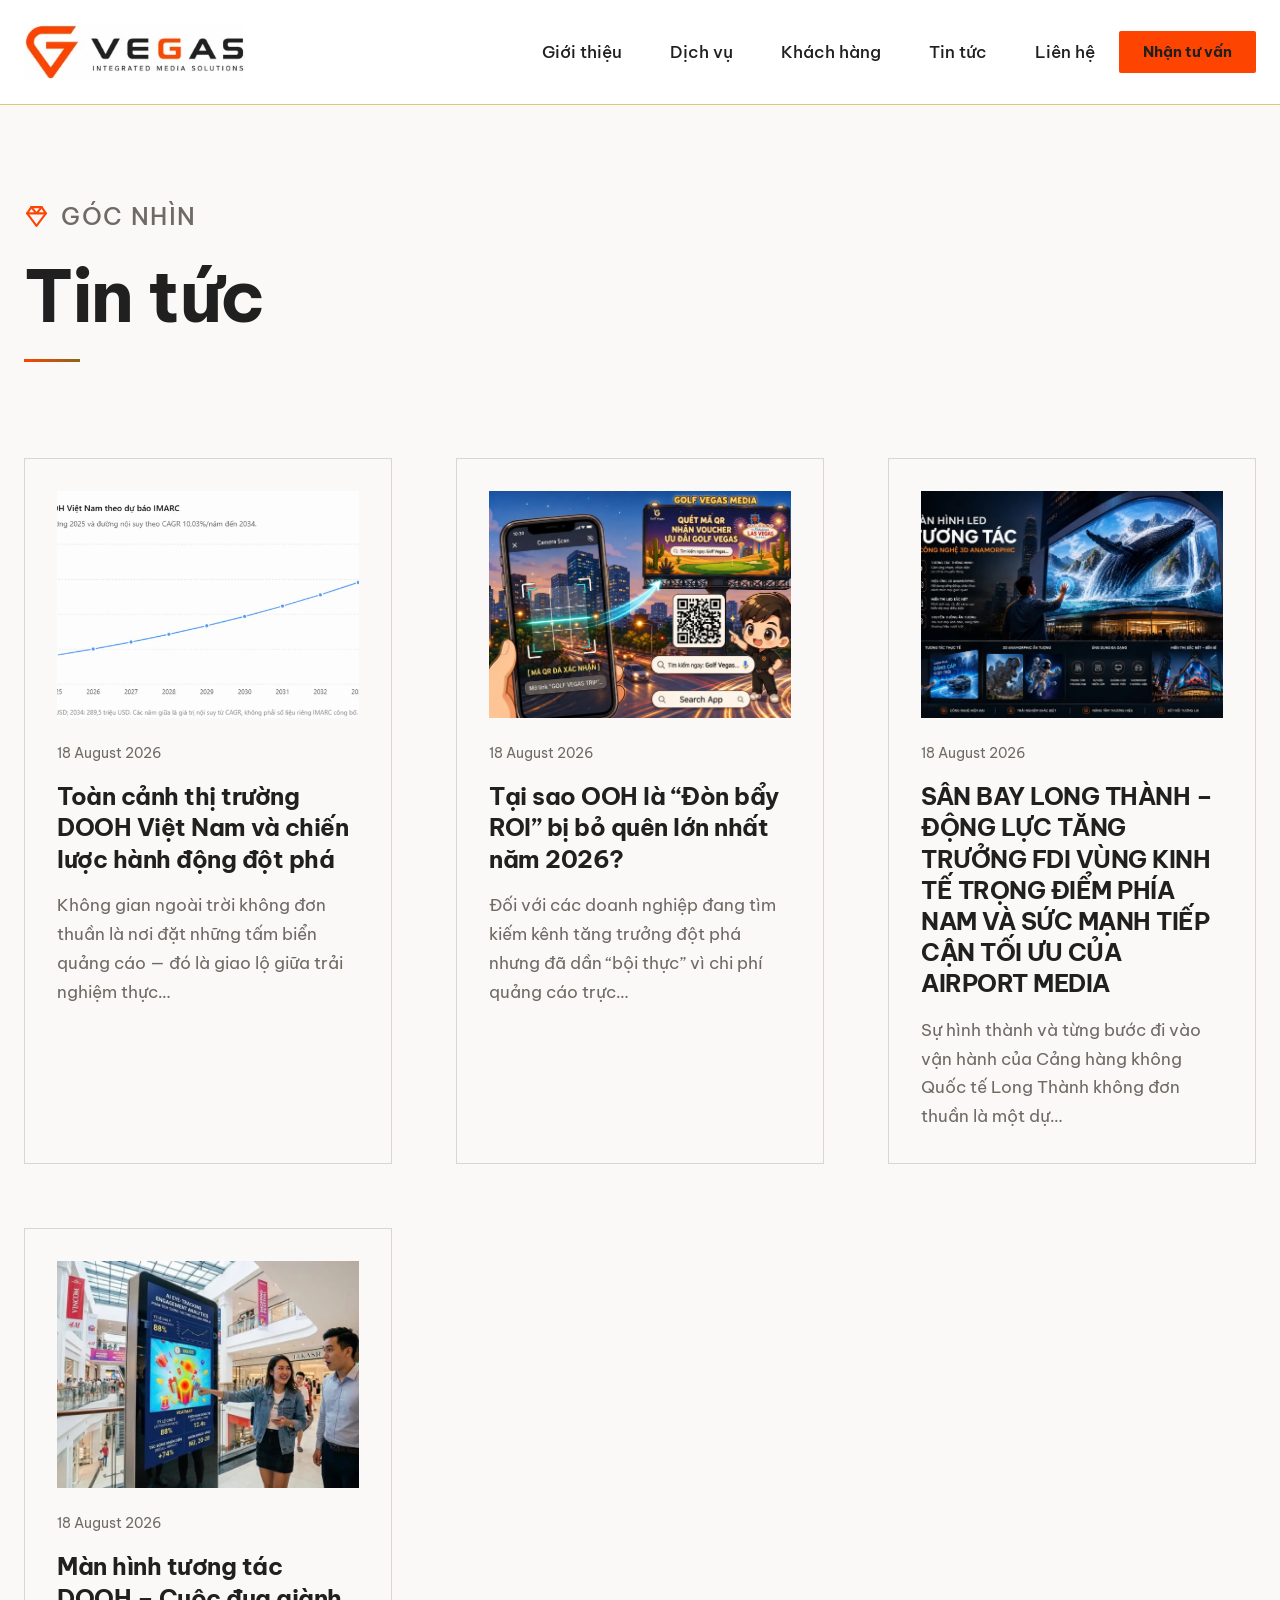
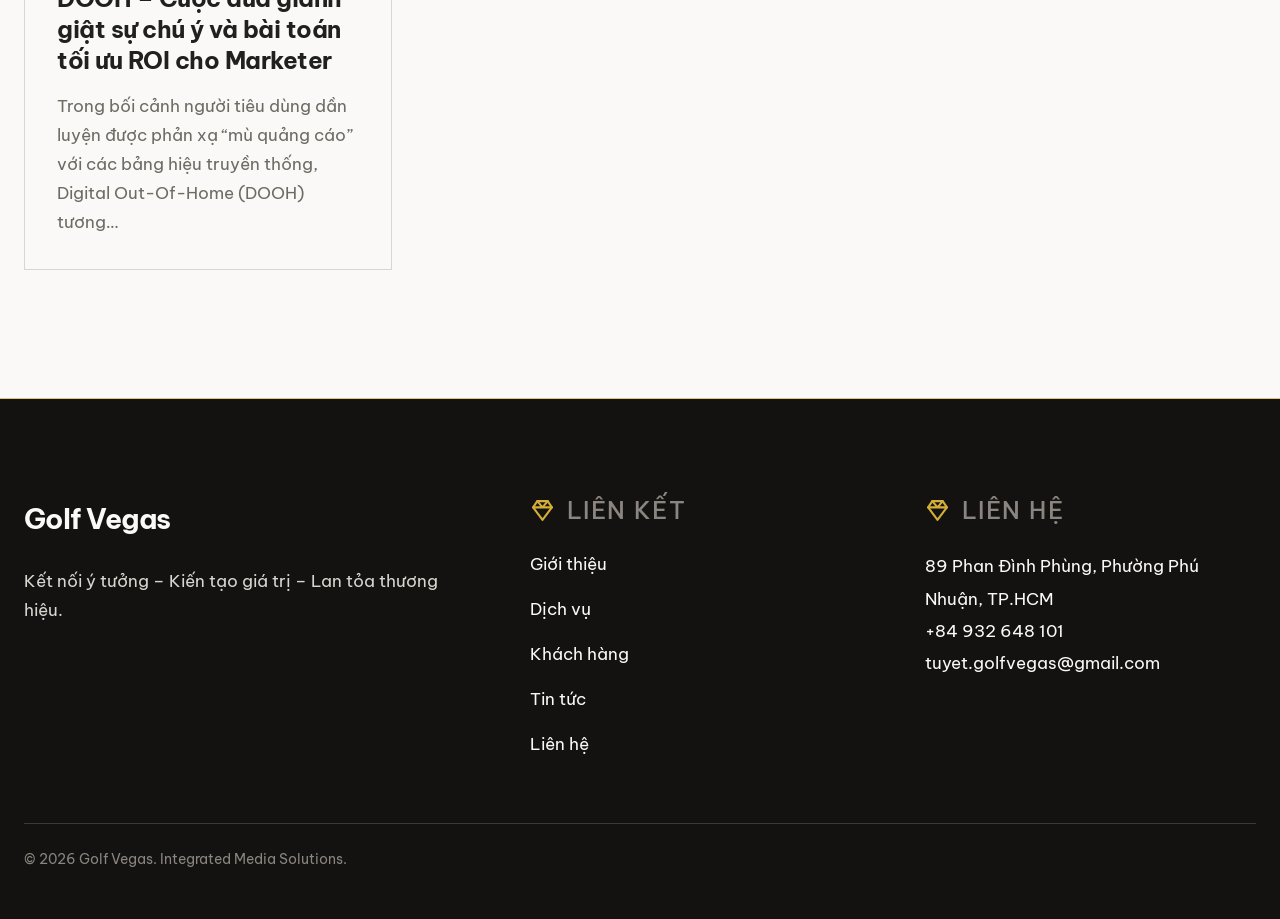
<file: tin-tuc/index.html>
<!DOCTYPE html>
<html lang="en-US">
<head>
	<meta charset="UTF-8" />
	<meta name="viewport" content="width=device-width, initial-scale=1" />
<meta name='robots' content='max-image-preview:large' />
<link rel="preload" href="../wp-content/themes/golfvegas/assets/fonts/be-vietnam-pro-400-vietnamese.woff2" as="font" type="font/woff2" crossorigin>
<link rel="preload" href="../wp-content/themes/golfvegas/assets/fonts/be-vietnam-pro-400-latin.woff2" as="font" type="font/woff2" crossorigin>
<link rel="preload" href="../wp-content/themes/golfvegas/assets/fonts/be-vietnam-pro-700-vietnamese.woff2" as="font" type="font/woff2" crossorigin>
<link rel="preload" href="../wp-content/themes/golfvegas/assets/fonts/be-vietnam-pro-700-latin.woff2" as="font" type="font/woff2" crossorigin>
<title>Góc nhìn thị trường DOOH Việt Nam | Golf Vegas</title>


<meta name="description" content="Góc nhìn chuyên sâu về thị trường quảng cáo ngoài trời: xu hướng DOOH, cách đo lường hiệu quả chiến dịch OOH và ứng dụng công nghệ vào billboard tại Việt Nam.">
<meta property="og:type" content="website">
<meta property="og:site_name" content="Golf Vegas">
<meta property="og:title" content="Góc nhìn thị trường DOOH Việt Nam | Golf Vegas">
<meta property="og:url" content="https://ali33.github.io/golfvegas.vn_html/tin-tuc/">
<meta property="og:locale" content="en_US">
<meta property="og:image" content="https://ali33.github.io/golfvegas.vn_html/wp-content/themes/golfvegas/assets/images/placeholder/hero-dooh-night.jpg">
<meta property="og:image:alt" content="Góc nhìn thị trường DOOH Việt Nam | Golf Vegas">
<meta property="og:description" content="Góc nhìn chuyên sâu về thị trường quảng cáo ngoài trời: xu hướng DOOH, cách đo lường hiệu quả chiến dịch OOH và ứng dụng công nghệ vào billboard tại Việt Nam.">
<meta name="twitter:card" content="summary_large_image">
<meta name="twitter:title" content="Góc nhìn thị trường DOOH Việt Nam | Golf Vegas">
<meta name="twitter:image" content="https://ali33.github.io/golfvegas.vn_html/wp-content/themes/golfvegas/assets/images/placeholder/hero-dooh-night.jpg">
<meta name="twitter:description" content="Góc nhìn chuyên sâu về thị trường quảng cáo ngoài trời: xu hướng DOOH, cách đo lường hiệu quả chiến dịch OOH và ứng dụng công nghệ vào billboard tại Việt Nam.">
<script type="application/ld+json">{"@context":"https://schema.org","@graph":[{"@type":"Organization","@id":"https://ali33.github.io/golfvegas.vn_html/#organization","name":"Golf Vegas","url":"https://ali33.github.io/golfvegas.vn_html/","slogan":"Kết nối ý tưởng – Kiến tạo giá trị – Lan tỏa thương hiệu","foundingDate":"2021","address":{"@type":"PostalAddress","streetAddress":"89 Phan Đình Phùng","addressLocality":"Phường Phú Nhuận","addressRegion":"TP.HCM","addressCountry":"VN"},"telephone":"+84932648101","email":"tuyet.golfvegas@gmail.com","logo":"https://ali33.github.io/golfvegas.vn_html/wp-content/uploads/2026/08/logo-horizontal.webp"}]}</script>
<style id="wp-img-auto-sizes-contain-inline-css">
img:is([sizes=auto i],[sizes^="auto," i]){contain-intrinsic-size:3000px 1500px}
/*# sourceURL=wp-img-auto-sizes-contain-inline-css */
</style>
<style id="wp-block-site-logo-inline-css">
.wp-block-site-logo{box-sizing:border-box;line-height:0}.wp-block-site-logo a{display:inline-block;line-height:0}.wp-block-site-logo.is-default-size img{height:auto;width:120px}.wp-block-site-logo img{height:auto;max-width:100%}.wp-block-site-logo a,.wp-block-site-logo img{border-radius:inherit}.wp-block-site-logo.aligncenter{margin-left:auto;margin-right:auto;text-align:center}:root :where(.wp-block-site-logo.is-style-rounded){border-radius:9999px}
/*# sourceURL=../wp-includes/blocks/site-logo/style.min.css */
</style>
<style id="wp-block-group-inline-css">
.wp-block-group{box-sizing:border-box}:where(.wp-block-group.wp-block-group-is-layout-constrained){position:relative}
/*# sourceURL=../wp-includes/blocks/group/style.min.css */
</style>
<style id="wp-block-group-theme-inline-css">
:where(.wp-block-group.has-background){padding:1.25em 2.375em}
/*# sourceURL=../wp-includes/blocks/group/theme.min.css */
</style>
<style id="wp-block-navigation-link-inline-css">
.wp-block-navigation .wp-block-navigation-item__label{overflow-wrap:break-word}.wp-block-navigation .wp-block-navigation-item__description{display:none}.link-ui-tools{outline:1px solid #f0f0f0;padding:8px}.link-ui-block-inserter{padding-top:8px}.link-ui-block-inserter__back{margin-left:8px;text-transform:uppercase}
/*# sourceURL=../wp-includes/blocks/navigation-link/style.min.css */
</style>
<style id="wp-block-navigation-inline-css">
.wp-block-navigation{position:relative}.wp-block-navigation ul{margin-bottom:0;margin-left:0;margin-top:0;padding-left:0}.wp-block-navigation ul,.wp-block-navigation ul li{list-style:none;padding:0}.wp-block-navigation .wp-block-navigation-item{align-items:center;background-color:inherit;display:flex;position:relative}.wp-block-navigation .wp-block-navigation-item .wp-block-navigation__submenu-container:empty{display:none}.wp-block-navigation .wp-block-navigation-item__content{display:block;z-index:1}.wp-block-navigation .wp-block-navigation-item__content.wp-block-navigation-item__content{color:inherit}.wp-block-navigation.has-text-decoration-underline .wp-block-navigation-item__content,.wp-block-navigation.has-text-decoration-underline .wp-block-navigation-item__content:active,.wp-block-navigation.has-text-decoration-underline .wp-block-navigation-item__content:focus{text-decoration:underline}.wp-block-navigation.has-text-decoration-line-through .wp-block-navigation-item__content,.wp-block-navigation.has-text-decoration-line-through .wp-block-navigation-item__content:active,.wp-block-navigation.has-text-decoration-line-through .wp-block-navigation-item__content:focus{text-decoration:line-through}.wp-block-navigation :where(a),.wp-block-navigation :where(a:active),.wp-block-navigation :where(a:focus){text-decoration:none}.wp-block-navigation .wp-block-navigation__submenu-icon{align-self:center;background-color:inherit;border:none;color:currentColor;display:inline-block;font-size:inherit;height:.6em;line-height:0;margin-left:.25em;padding:0;width:.6em}.wp-block-navigation .wp-block-navigation__submenu-icon svg{stroke:currentColor;display:inline-block;height:inherit;margin-top:.075em;width:inherit}.wp-block-navigation{--navigation-layout-justification-setting:flex-start;--navigation-layout-direction:row;--navigation-layout-wrap:wrap;--navigation-layout-justify:flex-start;--navigation-layout-align:center}.wp-block-navigation.is-vertical{--navigation-layout-direction:column;--navigation-layout-justify:initial;--navigation-layout-align:flex-start}.wp-block-navigation.no-wrap{--navigation-layout-wrap:nowrap}.wp-block-navigation.items-justified-center{--navigation-layout-justification-setting:center;--navigation-layout-justify:center}.wp-block-navigation.items-justified-center.is-vertical{--navigation-layout-align:center}.wp-block-navigation.items-justified-right{--navigation-layout-justification-setting:flex-end;--navigation-layout-justify:flex-end}.wp-block-navigation.items-justified-right.is-vertical{--navigation-layout-align:flex-end}.wp-block-navigation.items-justified-space-between{--navigation-layout-justification-setting:space-between;--navigation-layout-justify:space-between}.wp-block-navigation .has-child .wp-block-navigation__submenu-container{align-items:normal;background-color:inherit;color:inherit;display:flex;flex-direction:column;opacity:0;position:absolute;z-index:2}@media not (prefers-reduced-motion){.wp-block-navigation .has-child .wp-block-navigation__submenu-container{transition:opacity .1s linear}}.wp-block-navigation .has-child .wp-block-navigation__submenu-container{height:0;overflow:hidden;visibility:hidden;width:0}.wp-block-navigation .has-child .wp-block-navigation__submenu-container>.wp-block-navigation-item>.wp-block-navigation-item__content{display:flex;flex-grow:1;padding:.5em 1em}.wp-block-navigation .has-child .wp-block-navigation__submenu-container>.wp-block-navigation-item>.wp-block-navigation-item__content .wp-block-navigation__submenu-icon{margin-left:auto;margin-right:0}.wp-block-navigation .has-child .wp-block-navigation__submenu-container .wp-block-navigation-item__content{margin:0}.wp-block-navigation .has-child .wp-block-navigation__submenu-container{left:-1px;top:100%}@media (min-width:782px){.wp-block-navigation .has-child .wp-block-navigation__submenu-container .wp-block-navigation__submenu-container{left:100%;top:-1px}.wp-block-navigation .has-child .wp-block-navigation__submenu-container .wp-block-navigation__submenu-container:before{background:#0000;content:"";display:block;height:100%;position:absolute;right:100%;width:.5em}.wp-block-navigation .has-child .wp-block-navigation__submenu-container .wp-block-navigation__submenu-icon{margin-right:.25em}.wp-block-navigation .has-child .wp-block-navigation__submenu-container .wp-block-navigation__submenu-icon svg{transform:rotate(-90deg)}}@media (hover:hover){.wp-block-navigation .has-child:not(.open-on-click):hover>.wp-block-navigation__submenu-container{height:auto;min-width:200px;opacity:1;overflow:visible;visibility:visible;width:auto}}.wp-block-navigation .has-child .wp-block-navigation-submenu__toggle[aria-expanded=true]~.wp-block-navigation__submenu-container,.wp-block-navigation .has-child:not(.open-on-click):not(.open-on-hover-click):focus-within>.wp-block-navigation__submenu-container{height:auto;min-width:200px;opacity:1;overflow:visible;visibility:visible;width:auto}.wp-block-navigation .has-child.open-always{align-items:var(--navigation-layout-align,initial);flex-direction:var(--navigation-layout-direction,initial);flex-wrap:var(--navigation-layout-wrap,wrap);gap:var(--wp--style--block-gap,2em)}.wp-block-navigation .has-child.open-always,.wp-block-navigation .has-child.open-always .wp-block-navigation-item{justify-content:var(--navigation-layout-justify,initial)}.wp-block-navigation .has-child.open-always .wp-block-navigation__submenu-container,.wp-block-navigation .has-child.open-always.wp-block-navigation-submenu{gap:var(--wp--style--block-gap,2em)}.wp-block-navigation .has-child.open-always .wp-block-navigation-item,.wp-block-navigation .has-child.open-always .wp-block-navigation__submenu-container,.wp-block-navigation .has-child.open-always.wp-block-navigation-submenu{padding-bottom:0;padding-top:0}.wp-block-navigation .has-child.open-always .wp-block-navigation__submenu-container{padding-left:var(--wp--style--block-gap,2em);padding-right:var(--wp--style--block-gap,2em)}.wp-block-navigation .has-child.open-always .wp-block-navigation__submenu-container .wp-block-navigation-item__content{padding:0}.wp-block-navigation .has-child.open-always .wp-block-navigation__submenu-container>.wp-block-navigation-item>.wp-block-navigation-item__content,.wp-block-navigation .has-child.open-always>.wp-block-navigation-item__content{flex-grow:0}.wp-block-navigation .has-child.open-always>.wp-block-navigation__submenu-container{background-color:initial;border:none;color:inherit;flex-basis:100%;height:auto;opacity:1;overflow:visible;position:static;visibility:visible;width:auto}.wp-block-navigation.has-background .has-child .wp-block-navigation__submenu-container{left:0;top:100%}@media (min-width:782px){.wp-block-navigation.has-background .has-child .wp-block-navigation__submenu-container .wp-block-navigation__submenu-container{left:100%;top:0}}.wp-block-navigation-submenu{display:flex;position:relative}.wp-block-navigation-submenu .wp-block-navigation__submenu-icon svg{stroke:currentColor}button.wp-block-navigation-item__content{background-color:initial;border:none;color:currentColor;font-family:inherit;font-size:inherit;font-style:inherit;font-weight:inherit;letter-spacing:inherit;line-height:inherit;text-align:left;text-transform:inherit}.wp-block-navigation-submenu__toggle{cursor:pointer}.wp-block-navigation-submenu__toggle[aria-expanded=true]+.wp-block-navigation__submenu-icon>svg,.wp-block-navigation-submenu__toggle[aria-expanded=true]>svg{transform:rotate(180deg)}.wp-block-navigation-item.open-on-click .wp-block-navigation-submenu__toggle{padding-left:0;padding-right:.85em}.wp-block-navigation-item.open-on-click .wp-block-navigation-submenu__toggle+.wp-block-navigation__submenu-icon{margin-left:-.6em;pointer-events:none}.wp-block-navigation-item.open-on-click button.wp-block-navigation-item__content:not(.wp-block-navigation-submenu__toggle){padding:0}.wp-block-navigation .wp-block-page-list,.wp-block-navigation__container,.wp-block-navigation__responsive-close,.wp-block-navigation__responsive-container,.wp-block-navigation__responsive-container-content,.wp-block-navigation__responsive-dialog{gap:inherit}:where(.wp-block-navigation.has-background .wp-block-navigation-item a:not(.wp-element-button)),:where(.wp-block-navigation.has-background .wp-block-navigation-submenu a:not(.wp-element-button)){padding:.5em 1em}:where(.wp-block-navigation .wp-block-navigation__submenu-container .wp-block-navigation-item a:not(.wp-element-button)),:where(.wp-block-navigation .wp-block-navigation__submenu-container .wp-block-navigation-submenu a:not(.wp-element-button)),:where(.wp-block-navigation .wp-block-navigation__submenu-container .wp-block-navigation-submenu button.wp-block-navigation-item__content),:where(.wp-block-navigation .wp-block-navigation__submenu-container .wp-block-pages-list__item button.wp-block-navigation-item__content){padding:.5em 1em}.wp-block-navigation.items-justified-right .wp-block-navigation__container .has-child .wp-block-navigation__submenu-container,.wp-block-navigation.items-justified-right .wp-block-page-list>.has-child .wp-block-navigation__submenu-container,.wp-block-navigation.items-justified-space-between .wp-block-page-list>.has-child:last-child .wp-block-navigation__submenu-container,.wp-block-navigation.items-justified-space-between>.wp-block-navigation__container>.has-child:last-child .wp-block-navigation__submenu-container{left:auto;right:0}.wp-block-navigation.items-justified-right .wp-block-navigation__container .has-child .wp-block-navigation__submenu-container .wp-block-navigation__submenu-container,.wp-block-navigation.items-justified-right .wp-block-page-list>.has-child .wp-block-navigation__submenu-container .wp-block-navigation__submenu-container,.wp-block-navigation.items-justified-space-between .wp-block-page-list>.has-child:last-child .wp-block-navigation__submenu-container .wp-block-navigation__submenu-container,.wp-block-navigation.items-justified-space-between>.wp-block-navigation__container>.has-child:last-child .wp-block-navigation__submenu-container .wp-block-navigation__submenu-container{left:-1px;right:-1px}@media (min-width:782px){.wp-block-navigation.items-justified-right .wp-block-navigation__container .has-child .wp-block-navigation__submenu-container .wp-block-navigation__submenu-container,.wp-block-navigation.items-justified-right .wp-block-page-list>.has-child .wp-block-navigation__submenu-container .wp-block-navigation__submenu-container,.wp-block-navigation.items-justified-space-between .wp-block-page-list>.has-child:last-child .wp-block-navigation__submenu-container .wp-block-navigation__submenu-container,.wp-block-navigation.items-justified-space-between>.wp-block-navigation__container>.has-child:last-child .wp-block-navigation__submenu-container .wp-block-navigation__submenu-container{left:auto;right:100%}}.wp-block-navigation:not(.has-background) .wp-block-navigation__submenu-container{background-color:#fff;border:1px solid #00000026}.wp-block-navigation.has-background .wp-block-navigation__submenu-container{background-color:inherit}.wp-block-navigation:not(.has-text-color) .wp-block-navigation__submenu-container{color:#000}.wp-block-navigation__container{align-items:var(--navigation-layout-align,initial);display:flex;flex-direction:var(--navigation-layout-direction,initial);flex-wrap:var(--navigation-layout-wrap,wrap);justify-content:var(--navigation-layout-justify,initial);list-style:none;margin:0;padding-left:0}.wp-block-navigation__container .is-responsive{display:none}.wp-block-navigation__container:only-child,.wp-block-page-list:only-child{flex-grow:1}@keyframes overlay-menu__fade-in-animation{0%{opacity:0;transform:translateY(.5em)}to{opacity:1;transform:translateY(0)}}.wp-block-navigation__responsive-container{bottom:0;display:none;left:0;position:fixed;right:0;top:0}.wp-block-navigation__responsive-container :where(.wp-block-navigation-item a){color:inherit}.wp-block-navigation__responsive-container .wp-block-navigation__responsive-container-content{align-items:var(--navigation-layout-align,initial);display:flex;flex-direction:var(--navigation-layout-direction,initial);flex-wrap:var(--navigation-layout-wrap,wrap);justify-content:var(--navigation-layout-justify,initial)}.wp-block-navigation__responsive-container:not(.is-menu-open.is-menu-open){background-color:inherit!important;color:inherit!important}.wp-block-navigation__responsive-container.is-menu-open{background-color:inherit;display:flex;flex-direction:column}@media not (prefers-reduced-motion){.wp-block-navigation__responsive-container.is-menu-open{animation:overlay-menu__fade-in-animation .1s ease-out;animation-fill-mode:forwards}}.wp-block-navigation__responsive-container.is-menu-open:not(.disable-default-overlay){padding:clamp(1rem,var(--wp--style--root--padding-top),20rem) clamp(1rem,var(--wp--style--root--padding-right),20rem) clamp(1rem,var(--wp--style--root--padding-bottom),20rem) clamp(1rem,var(--wp--style--root--padding-left),20rem)}.wp-block-navigation__responsive-container.is-menu-open{overflow:auto;z-index:100000}.wp-block-navigation__responsive-container.is-menu-open:not(.disable-default-overlay) .wp-block-navigation__responsive-container-content{padding-top:calc(2rem + 24px)}.wp-block-navigation__responsive-container.is-menu-open:where(:not(.disable-default-overlay)) .wp-block-navigation__responsive-container-content{align-items:var(--navigation-layout-justification-setting,inherit);display:flex;flex-direction:column;flex-wrap:nowrap;overflow:visible}.wp-block-navigation__responsive-container.is-menu-open:where(:not(.disable-default-overlay)) .wp-block-navigation__responsive-container-content,.wp-block-navigation__responsive-container.is-menu-open:where(:not(.disable-default-overlay)) .wp-block-navigation__responsive-container-content .wp-block-navigation__container,.wp-block-navigation__responsive-container.is-menu-open:where(:not(.disable-default-overlay)) .wp-block-navigation__responsive-container-content .wp-block-page-list{justify-content:flex-start}.wp-block-navigation__responsive-container.is-menu-open:where(:not(.disable-default-overlay)) .wp-block-navigation__responsive-container-content .wp-block-navigation__submenu-icon{display:none}.wp-block-navigation__responsive-container.is-menu-open:where(:not(.disable-default-overlay)) .wp-block-navigation__responsive-container-content .has-child .wp-block-navigation__submenu-container{border:none;height:auto;min-width:200px;opacity:1;overflow:initial;padding-left:2rem;padding-right:2rem;position:static;visibility:visible;width:auto}.wp-block-navigation__responsive-container.is-menu-open:where(:not(.disable-default-overlay)) .wp-block-navigation__responsive-container-content .wp-block-navigation__container,.wp-block-navigation__responsive-container.is-menu-open:where(:not(.disable-default-overlay)) .wp-block-navigation__responsive-container-content .wp-block-navigation__submenu-container{gap:inherit}.wp-block-navigation__responsive-container.is-menu-open:where(:not(.disable-default-overlay)) .wp-block-navigation__responsive-container-content .wp-block-navigation__submenu-container{padding-top:var(--wp--style--block-gap,2em)}.wp-block-navigation__responsive-container.is-menu-open:where(:not(.disable-default-overlay)) .wp-block-navigation__responsive-container-content .wp-block-navigation-item__content{padding:0}.wp-block-navigation__responsive-container.is-menu-open:where(:not(.disable-default-overlay)) .wp-block-navigation__responsive-container-content .wp-block-navigation-item,.wp-block-navigation__responsive-container.is-menu-open:where(:not(.disable-default-overlay)) .wp-block-navigation__responsive-container-content .wp-block-navigation__container,.wp-block-navigation__responsive-container.is-menu-open:where(:not(.disable-default-overlay)) .wp-block-navigation__responsive-container-content .wp-block-page-list{align-items:var(--navigation-layout-justification-setting,initial);display:flex;flex-direction:column}.wp-block-navigation__responsive-container.is-menu-open:where(:not(.disable-default-overlay)) .wp-block-navigation-item,.wp-block-navigation__responsive-container.is-menu-open:where(:not(.disable-default-overlay)) .wp-block-navigation-item .wp-block-navigation__submenu-container,.wp-block-navigation__responsive-container.is-menu-open:where(:not(.disable-default-overlay)) .wp-block-navigation__container,.wp-block-navigation__responsive-container.is-menu-open:where(:not(.disable-default-overlay)) .wp-block-page-list{background:#0000!important;color:inherit!important}.wp-block-navigation__responsive-container.is-menu-open:where(:not(.disable-default-overlay)) .wp-block-navigation__submenu-container.wp-block-navigation__submenu-container.wp-block-navigation__submenu-container.wp-block-navigation__submenu-container{left:auto;right:auto}.wp-block-navigation__responsive-container.disable-default-overlay .wp-block-navigation__overlay-container{display:none;width:100%}.wp-block-navigation__responsive-container.disable-default-overlay .wp-block-navigation__responsive-close{max-width:none}.wp-block-navigation__responsive-container.disable-default-overlay.is-menu-open .wp-block-navigation__responsive-container-content>:not(.wp-block-navigation__overlay-container){display:none}.wp-block-navigation__responsive-container.disable-default-overlay.is-menu-open .wp-block-navigation__responsive-container-content .wp-block-navigation__overlay-container{display:block}.wp-block-navigation__responsive-container.disable-default-overlay.is-menu-open .wp-block-navigation__responsive-container-content .wp-block-navigation__overlay-container .wp-block-navigation__submenu-container{left:0;right:auto}@media (min-width:600px){.wp-block-navigation__responsive-container:not(.hidden-by-default):not(.is-menu-open){background-color:inherit;display:block;position:relative;width:100%;z-index:auto}.wp-block-navigation__responsive-container:not(.hidden-by-default):not(.is-menu-open) .wp-block-navigation__responsive-container-close{display:none}.wp-block-navigation__responsive-container.is-menu-open .wp-block-navigation__submenu-container.wp-block-navigation__submenu-container.wp-block-navigation__submenu-container.wp-block-navigation__submenu-container{left:0}}.wp-block-navigation:not(.has-background) .wp-block-navigation__responsive-container.is-menu-open:not(.disable-default-overlay){background-color:#fff}.wp-block-navigation:not(.has-text-color) .wp-block-navigation__responsive-container.is-menu-open:not(.disable-default-overlay){color:#000}.wp-block-navigation__toggle_button_label{font-size:1rem;font-weight:700}.wp-block-navigation__responsive-container-close,.wp-block-navigation__responsive-container-open{background:#0000;border:none;color:currentColor;cursor:pointer;margin:0;padding:0;text-transform:inherit;vertical-align:middle}.wp-block-navigation__responsive-container-close svg,.wp-block-navigation__responsive-container-open svg{fill:currentColor;display:block;height:24px;pointer-events:none;width:24px}.wp-block-navigation__responsive-container-open{display:flex}.wp-block-navigation__responsive-container-open.wp-block-navigation__responsive-container-open.wp-block-navigation__responsive-container-open{font-family:inherit;font-size:inherit;font-weight:inherit}@media (min-width:600px){.wp-block-navigation__responsive-container-open:not(.always-shown){display:none}}.wp-block-navigation__responsive-container-close{position:absolute;right:0;top:0;z-index:2}.wp-block-navigation__responsive-container-close.wp-block-navigation__responsive-container-close.wp-block-navigation__responsive-container-close{font-family:inherit;font-size:inherit;font-weight:inherit}.disable-default-overlay .wp-block-navigation__responsive-container-close{right:clamp(1rem,var(--wp--style--root--padding-left),20rem);top:clamp(1rem,var(--wp--style--root--padding-left),20rem)}.wp-block-navigation__responsive-close{width:100%}.has-modal-open .wp-block-navigation__responsive-close{margin-left:auto;margin-right:auto;max-width:var(--wp--style--global--wide-size,100%)}.wp-block-navigation__responsive-close:focus{outline:none}.is-menu-open .wp-block-navigation__responsive-close,.is-menu-open .wp-block-navigation__responsive-container-content,.is-menu-open .wp-block-navigation__responsive-dialog{box-sizing:border-box}.wp-block-navigation__responsive-dialog{position:relative}.has-modal-open .admin-bar .is-menu-open:where(:not(.disable-default-overlay)) .wp-block-navigation__responsive-dialog{margin-top:46px}@media (min-width:782px){.has-modal-open .admin-bar .is-menu-open:where(:not(.disable-default-overlay)) .wp-block-navigation__responsive-dialog{margin-top:32px}}html.has-modal-open{overflow:hidden}
/*# sourceURL=../wp-includes/blocks/navigation/style.min.css */
</style>
<style id="wp-block-button-inline-css">
.wp-block-button__link{align-content:center;box-sizing:border-box;cursor:pointer;display:inline-block;height:100%;text-align:center;word-break:break-word}.wp-block-button__link.aligncenter{text-align:center}.wp-block-button__link.alignright{text-align:right}:where(.wp-block-button__link){border-radius:9999px;box-shadow:none;padding:calc(.667em + 2px) calc(1.333em + 2px);text-decoration:none}.wp-block-button[style*=text-decoration] .wp-block-button__link{text-decoration:inherit}.wp-block-buttons>.wp-block-button.has-custom-width{max-width:none}.wp-block-buttons>.wp-block-button.has-custom-width .wp-block-button__link{width:100%}.wp-block-buttons>.wp-block-button.has-custom-font-size .wp-block-button__link{font-size:inherit}.wp-block-buttons>.wp-block-button.wp-block-button__width-25{width:calc(25% - var(--wp--style--block-gap, .5em)*.75)}.wp-block-buttons>.wp-block-button.wp-block-button__width-50{width:calc(50% - var(--wp--style--block-gap, .5em)*.5)}.wp-block-buttons>.wp-block-button.wp-block-button__width-75{width:calc(75% - var(--wp--style--block-gap, .5em)*.25)}.wp-block-buttons>.wp-block-button.wp-block-button__width-100{flex-basis:100%;width:100%}.wp-block-buttons.is-vertical>.wp-block-button.wp-block-button__width-25{width:25%}.wp-block-buttons.is-vertical>.wp-block-button.wp-block-button__width-50{width:50%}.wp-block-buttons.is-vertical>.wp-block-button.wp-block-button__width-75{width:75%}.wp-block-button.is-style-squared,.wp-block-button__link.wp-block-button.is-style-squared{border-radius:0}.wp-block-button.no-border-radius,.wp-block-button__link.no-border-radius{border-radius:0!important}:root :where(.wp-block-button .wp-block-button__link.is-style-outline),:root :where(.wp-block-button.is-style-outline>.wp-block-button__link){border:2px solid;padding:.667em 1.333em}:root :where(.wp-block-button .wp-block-button__link.is-style-outline:not(.has-text-color)),:root :where(.wp-block-button.is-style-outline>.wp-block-button__link:not(.has-text-color)){color:currentColor}:root :where(.wp-block-button .wp-block-button__link.is-style-outline:not(.has-background)),:root :where(.wp-block-button.is-style-outline>.wp-block-button__link:not(.has-background)){background-color:initial;background-image:none}
/*# sourceURL=../wp-includes/blocks/button/style.min.css */
</style>
<style id="wp-block-buttons-inline-css">
.wp-block-buttons{box-sizing:border-box}.wp-block-buttons.is-vertical{flex-direction:column}.wp-block-buttons.is-vertical>.wp-block-button:last-child{margin-bottom:0}.wp-block-buttons>.wp-block-button{display:inline-block;margin:0}.wp-block-buttons.is-content-justification-left{justify-content:flex-start}.wp-block-buttons.is-content-justification-left.is-vertical{align-items:flex-start}.wp-block-buttons.is-content-justification-center{justify-content:center}.wp-block-buttons.is-content-justification-center.is-vertical{align-items:center}.wp-block-buttons.is-content-justification-right{justify-content:flex-end}.wp-block-buttons.is-content-justification-right.is-vertical{align-items:flex-end}.wp-block-buttons.is-content-justification-space-between{justify-content:space-between}.wp-block-buttons.aligncenter{text-align:center}.wp-block-buttons:not(.is-content-justification-space-between,.is-content-justification-right,.is-content-justification-left,.is-content-justification-center) .wp-block-button.aligncenter{margin-left:auto;margin-right:auto;width:100%}.wp-block-buttons[style*=text-decoration] .wp-block-button,.wp-block-buttons[style*=text-decoration] .wp-block-button__link{text-decoration:inherit}.wp-block-buttons.has-custom-font-size .wp-block-button__link{font-size:inherit}.wp-block-buttons .wp-block-button__link{width:100%}.wp-block-button.aligncenter{text-align:center}
/*# sourceURL=../wp-includes/blocks/buttons/style.min.css */
</style>
<style id="wp-block-template-part-theme-inline-css">
:root :where(.wp-block-template-part.has-background){margin-bottom:0;margin-top:0;padding:1.25em 2.375em}
/*# sourceURL=../wp-includes/blocks/template-part/theme.min.css */
</style>
<style id="wp-block-paragraph-inline-css">
.is-small-text{font-size:.875em}.is-regular-text{font-size:1em}.is-large-text{font-size:2.25em}.is-larger-text{font-size:3em}.has-drop-cap:not(:focus):first-letter{float:left;font-size:8.4em;font-style:normal;font-weight:100;line-height:.68;margin:.05em .1em 0 0;text-transform:uppercase}body.rtl .has-drop-cap:not(:focus):first-letter{float:none;margin-left:.1em}p.has-drop-cap.has-background{overflow:hidden}:root :where(p.has-background){padding:1.25em 2.375em}:where(p.has-text-color:not(.has-link-color)) a{color:inherit}p.has-text-align-left[style*="writing-mode:vertical-lr"],p.has-text-align-right[style*="writing-mode:vertical-rl"]{rotate:180deg}
/*# sourceURL=../wp-includes/blocks/paragraph/style.min.css */
</style>
<style id="wp-block-heading-inline-css">
h1:where(.wp-block-heading).has-background,h2:where(.wp-block-heading).has-background,h3:where(.wp-block-heading).has-background,h4:where(.wp-block-heading).has-background,h5:where(.wp-block-heading).has-background,h6:where(.wp-block-heading).has-background{padding:1.25em 2.375em}h1.has-text-align-left[style*=writing-mode]:where([style*=vertical-lr]),h1.has-text-align-right[style*=writing-mode]:where([style*=vertical-rl]),h2.has-text-align-left[style*=writing-mode]:where([style*=vertical-lr]),h2.has-text-align-right[style*=writing-mode]:where([style*=vertical-rl]),h3.has-text-align-left[style*=writing-mode]:where([style*=vertical-lr]),h3.has-text-align-right[style*=writing-mode]:where([style*=vertical-rl]),h4.has-text-align-left[style*=writing-mode]:where([style*=vertical-lr]),h4.has-text-align-right[style*=writing-mode]:where([style*=vertical-rl]),h5.has-text-align-left[style*=writing-mode]:where([style*=vertical-lr]),h5.has-text-align-right[style*=writing-mode]:where([style*=vertical-rl]),h6.has-text-align-left[style*=writing-mode]:where([style*=vertical-lr]),h6.has-text-align-right[style*=writing-mode]:where([style*=vertical-rl]){rotate:180deg}
/*# sourceURL=../wp-includes/blocks/heading/style.min.css */
</style>
<style id="wp-block-post-featured-image-inline-css">
.wp-block-post-featured-image{margin-left:0;margin-right:0}.wp-block-post-featured-image a{display:block;height:100%}.wp-block-post-featured-image :where(img){box-sizing:border-box;height:auto;max-width:100%;vertical-align:bottom;width:100%}.wp-block-post-featured-image.alignfull img,.wp-block-post-featured-image.alignwide img{width:100%}.wp-block-post-featured-image .wp-block-post-featured-image__overlay.has-background-dim{background-color:#000;inset:0;position:absolute}.wp-block-post-featured-image{position:relative}.wp-block-post-featured-image .wp-block-post-featured-image__overlay.has-background-gradient{background-color:initial}.wp-block-post-featured-image .wp-block-post-featured-image__overlay.has-background-dim-0{opacity:0}.wp-block-post-featured-image .wp-block-post-featured-image__overlay.has-background-dim-10{opacity:.1}.wp-block-post-featured-image .wp-block-post-featured-image__overlay.has-background-dim-20{opacity:.2}.wp-block-post-featured-image .wp-block-post-featured-image__overlay.has-background-dim-30{opacity:.3}.wp-block-post-featured-image .wp-block-post-featured-image__overlay.has-background-dim-40{opacity:.4}.wp-block-post-featured-image .wp-block-post-featured-image__overlay.has-background-dim-50{opacity:.5}.wp-block-post-featured-image .wp-block-post-featured-image__overlay.has-background-dim-60{opacity:.6}.wp-block-post-featured-image .wp-block-post-featured-image__overlay.has-background-dim-70{opacity:.7}.wp-block-post-featured-image .wp-block-post-featured-image__overlay.has-background-dim-80{opacity:.8}.wp-block-post-featured-image .wp-block-post-featured-image__overlay.has-background-dim-90{opacity:.9}.wp-block-post-featured-image .wp-block-post-featured-image__overlay.has-background-dim-100{opacity:1}.wp-block-post-featured-image:where(.alignleft,.alignright){width:100%}
/*# sourceURL=../wp-includes/blocks/post-featured-image/style.min.css */
</style>
<style id="wp-block-post-date-inline-css">
.wp-block-post-date{box-sizing:border-box}
/*# sourceURL=../wp-includes/blocks/post-date/style.min.css */
</style>
<style id="wp-block-post-title-inline-css">
.wp-block-post-title{box-sizing:border-box;word-break:break-word}.wp-block-post-title :where(a){display:inline-block;font-family:inherit;font-size:inherit;font-style:inherit;font-weight:inherit;letter-spacing:inherit;line-height:inherit;text-decoration:inherit}
/*# sourceURL=../wp-includes/blocks/post-title/style.min.css */
</style>
<style id="wp-block-post-excerpt-inline-css">
:where(.wp-block-post-excerpt){box-sizing:border-box;margin-bottom:var(--wp--style--block-gap);margin-top:var(--wp--style--block-gap)}.wp-block-post-excerpt__excerpt{margin-bottom:0;margin-top:0}.wp-block-post-excerpt__more-text{margin-bottom:0;margin-top:var(--wp--style--block-gap)}.wp-block-post-excerpt__more-link{display:inline-block}
/*# sourceURL=../wp-includes/blocks/post-excerpt/style.min.css */
</style>
<style id="wp-block-post-template-inline-css">
.wp-block-post-template{box-sizing:border-box;list-style:none;margin-bottom:0;margin-top:0;max-width:100%;padding:0}.wp-block-post-template.is-flex-container{display:flex;flex-direction:row;flex-wrap:wrap;gap:1.25em}.wp-block-post-template.is-flex-container>li{margin:0;width:100%}@media (min-width:600px){.wp-block-post-template.is-flex-container.is-flex-container.columns-2>li{width:calc(50% - .625em)}.wp-block-post-template.is-flex-container.is-flex-container.columns-3>li{width:calc(33.33333% - .83333em)}.wp-block-post-template.is-flex-container.is-flex-container.columns-4>li{width:calc(25% - .9375em)}.wp-block-post-template.is-flex-container.is-flex-container.columns-5>li{width:calc(20% - 1em)}.wp-block-post-template.is-flex-container.is-flex-container.columns-6>li{width:calc(16.66667% - 1.04167em)}}@media (max-width:600px){.wp-block-post-template-is-layout-grid.wp-block-post-template-is-layout-grid.wp-block-post-template-is-layout-grid.wp-block-post-template-is-layout-grid{grid-template-columns:1fr}}.wp-block-post-template-is-layout-constrained>li>.alignright,.wp-block-post-template-is-layout-flow>li>.alignright{float:right;margin-inline-end:0;margin-inline-start:2em}.wp-block-post-template-is-layout-constrained>li>.alignleft,.wp-block-post-template-is-layout-flow>li>.alignleft{float:left;margin-inline-end:2em;margin-inline-start:0}.wp-block-post-template-is-layout-constrained>li>.aligncenter,.wp-block-post-template-is-layout-flow>li>.aligncenter{margin-inline-end:auto;margin-inline-start:auto}
/*# sourceURL=../wp-includes/blocks/post-template/style.min.css */
</style>
<style id="wp-block-site-title-inline-css">
.wp-block-site-title{box-sizing:border-box}.wp-block-site-title :where(a){color:inherit;font-family:inherit;font-size:inherit;font-style:inherit;font-weight:inherit;letter-spacing:inherit;line-height:inherit;text-decoration:inherit}
/*# sourceURL=../wp-includes/blocks/site-title/style.min.css */
</style>
<style id="wp-block-columns-inline-css">
.wp-block-columns{box-sizing:border-box;display:flex;flex-wrap:wrap!important}@media (min-width:782px){.wp-block-columns{flex-wrap:nowrap!important}}.wp-block-columns{align-items:normal!important}.wp-block-columns.are-vertically-aligned-top{align-items:flex-start}.wp-block-columns.are-vertically-aligned-center{align-items:center}.wp-block-columns.are-vertically-aligned-bottom{align-items:flex-end}@media (max-width:781px){.wp-block-columns:not(.is-not-stacked-on-mobile)>.wp-block-column{flex-basis:100%!important}}@media (min-width:782px){.wp-block-columns:not(.is-not-stacked-on-mobile)>.wp-block-column{flex-basis:0;flex-grow:1}.wp-block-columns:not(.is-not-stacked-on-mobile)>.wp-block-column[style*=flex-basis]{flex-grow:0}}.wp-block-columns.is-not-stacked-on-mobile{flex-wrap:nowrap!important}.wp-block-columns.is-not-stacked-on-mobile>.wp-block-column{flex-basis:0;flex-grow:1}.wp-block-columns.is-not-stacked-on-mobile>.wp-block-column[style*=flex-basis]{flex-grow:0}:where(.wp-block-columns){margin-bottom:1.75em}:where(.wp-block-columns.has-background){padding:1.25em 2.375em}.wp-block-column{flex-grow:1;min-width:0;overflow-wrap:break-word;word-break:break-word}.wp-block-column.is-vertically-aligned-top{align-self:flex-start}.wp-block-column.is-vertically-aligned-center{align-self:center}.wp-block-column.is-vertically-aligned-bottom{align-self:flex-end}.wp-block-column.is-vertically-aligned-stretch{align-self:stretch}.wp-block-column.is-vertically-aligned-bottom,.wp-block-column.is-vertically-aligned-center,.wp-block-column.is-vertically-aligned-top{width:100%}
/*# sourceURL=../wp-includes/blocks/columns/style.min.css */
</style>
<style id="wp-block-separator-inline-css">
@charset "UTF-8";.wp-block-separator{border:none;border-top:2px solid}:root :where(.wp-block-separator.is-style-dots){height:auto;line-height:1;text-align:center}:root :where(.wp-block-separator.is-style-dots):before{color:currentColor;content:"···";font-family:serif;font-size:1.5em;letter-spacing:2em;padding-left:2em}.wp-block-separator.is-style-dots{background:none!important;border:none!important}
/*# sourceURL=../wp-includes/blocks/separator/style.min.css */
</style>
<style id="wp-block-separator-theme-inline-css">
.wp-block-separator.has-css-opacity{opacity:.4}.wp-block-separator{border:none;border-bottom:2px solid;margin-left:auto;margin-right:auto}.wp-block-separator.has-alpha-channel-opacity{opacity:1}.wp-block-separator:not(.is-style-wide):not(.is-style-dots){width:100px}.wp-block-separator.has-background:not(.is-style-dots){border-bottom:none;height:1px}.wp-block-separator.has-background:not(.is-style-wide):not(.is-style-dots){height:2px}
/*# sourceURL=../wp-includes/blocks/separator/theme.min.css */
</style>
<style id="wp-block-library-inline-css">
:root{--wp-block-synced-color:#7a00df;--wp-block-synced-color--rgb:122,0,223;--wp-bound-block-color:var(--wp-block-synced-color);--wp-editor-canvas-background:#ddd;--wp-admin-theme-color:#007cba;--wp-admin-theme-color--rgb:0,124,186;--wp-admin-theme-color-darker-10:#006ba1;--wp-admin-theme-color-darker-10--rgb:0,107,160.5;--wp-admin-theme-color-darker-20:#005a87;--wp-admin-theme-color-darker-20--rgb:0,90,135;--wp-admin-border-width-focus:2px}@media (min-resolution:192dpi){:root{--wp-admin-border-width-focus:1.5px}}.wp-element-button{cursor:pointer}:root .has-very-light-gray-background-color{background-color:#eee}:root .has-very-dark-gray-background-color{background-color:#313131}:root .has-very-light-gray-color{color:#eee}:root .has-very-dark-gray-color{color:#313131}:root .has-vivid-green-cyan-to-vivid-cyan-blue-gradient-background{background:linear-gradient(135deg,#00d084,#0693e3)}:root .has-purple-crush-gradient-background{background:linear-gradient(135deg,#34e2e4,#4721fb 50%,#ab1dfe)}:root .has-hazy-dawn-gradient-background{background:linear-gradient(135deg,#faaca8,#dad0ec)}:root .has-subdued-olive-gradient-background{background:linear-gradient(135deg,#fafae1,#67a671)}:root .has-atomic-cream-gradient-background{background:linear-gradient(135deg,#fdd79a,#004a59)}:root .has-nightshade-gradient-background{background:linear-gradient(135deg,#330968,#31cdcf)}:root .has-midnight-gradient-background{background:linear-gradient(135deg,#020381,#2874fc)}:root{--wp--preset--font-size--normal:16px;--wp--preset--font-size--huge:42px}.has-regular-font-size{font-size:1em}.has-larger-font-size{font-size:2.625em}.has-normal-font-size{font-size:var(--wp--preset--font-size--normal)}.has-huge-font-size{font-size:var(--wp--preset--font-size--huge)}:root .has-text-align-center{text-align:center}:root .has-text-align-left{text-align:left}:root .has-text-align-right{text-align:right}.has-fit-text{white-space:nowrap!important}#end-resizable-editor-section{display:none}.aligncenter{clear:both}.items-justified-left{justify-content:flex-start}.items-justified-center{justify-content:center}.items-justified-right{justify-content:flex-end}.items-justified-space-between{justify-content:space-between}.screen-reader-text{word-wrap:normal!important;border:0;clip-path:inset(50%);height:1px;margin:-1px;overflow:hidden;padding:0;position:absolute;width:1px}.screen-reader-text:focus{background-color:#ddd;clip-path:none;color:#444;display:block;font-size:1em;height:auto;left:5px;line-height:normal;padding:15px 23px 14px;text-decoration:none;top:5px;width:auto;z-index:100000}html :where(.has-border-color){border-style:solid}html :where([style*=border-color]){border-style:solid}html :where([style*=border-top-color]){border-top-style:solid}html :where([style*=border-right-color]){border-right-style:solid}html :where([style*=border-bottom-color]){border-bottom-style:solid}html :where([style*=border-left-color]){border-left-style:solid}html :where([style*=border-width]){border-style:solid}html :where([style*=border-top-width]){border-top-style:solid}html :where([style*=border-right-width]){border-right-style:solid}html :where([style*=border-bottom-width]){border-bottom-style:solid}html :where([style*=border-left-width]){border-left-style:solid}html :where(img[class*=wp-image-]){height:auto;max-width:100%}:where(figure){margin:0 0 1em}html :where(.is-position-sticky){--wp-admin--admin-bar--position-offset:var(--wp-admin--admin-bar--height,0px)}@media screen and (max-width:600px){html :where(.is-position-sticky){--wp-admin--admin-bar--position-offset:0px}}
/*# sourceURL=/wp-includes/css/dist/block-library/common.min.css */
</style>
<style id="global-styles-inline-css">
:root{--wp--preset--aspect-ratio--square: 1;--wp--preset--aspect-ratio--4-3: 4/3;--wp--preset--aspect-ratio--3-4: 3/4;--wp--preset--aspect-ratio--3-2: 3/2;--wp--preset--aspect-ratio--2-3: 2/3;--wp--preset--aspect-ratio--16-9: 16/9;--wp--preset--aspect-ratio--9-16: 9/16;--wp--preset--color--black: #000000;--wp--preset--color--cyan-bluish-gray: #abb8c3;--wp--preset--color--white: #FFFFFF;--wp--preset--color--pale-pink: #f78da7;--wp--preset--color--vivid-red: #cf2e2e;--wp--preset--color--luminous-vivid-orange: #ff6900;--wp--preset--color--luminous-vivid-amber: #fcb900;--wp--preset--color--light-green-cyan: #7bdcb5;--wp--preset--color--vivid-green-cyan: #00d084;--wp--preset--color--pale-cyan-blue: #8ed1fc;--wp--preset--color--vivid-cyan-blue: #0693e3;--wp--preset--color--vivid-purple: #9b51e0;--wp--preset--color--brand: #FD4401;--wp--preset--color--ink: #202020;--wp--preset--color--charcoal: #141210;--wp--preset--color--base: #FAF9F7;--wp--preset--color--surface: #F2F0ED;--wp--preset--color--line: #D9D5D0;--wp--preset--color--muted: #6F6A64;--wp--preset--color--muted-inverse: #8A8580;--wp--preset--color--gold: #D4AF37;--wp--preset--color--gold-deep: #856818;--wp--preset--gradient--vivid-cyan-blue-to-vivid-purple: linear-gradient(135deg,rgb(6,147,227) 0%,rgb(155,81,224) 100%);--wp--preset--gradient--light-green-cyan-to-vivid-green-cyan: linear-gradient(135deg,rgb(122,220,180) 0%,rgb(0,208,130) 100%);--wp--preset--gradient--luminous-vivid-amber-to-luminous-vivid-orange: linear-gradient(135deg,rgb(252,185,0) 0%,rgb(255,105,0) 100%);--wp--preset--gradient--luminous-vivid-orange-to-vivid-red: linear-gradient(135deg,rgb(255,105,0) 0%,rgb(207,46,46) 100%);--wp--preset--gradient--very-light-gray-to-cyan-bluish-gray: linear-gradient(135deg,rgb(238,238,238) 0%,rgb(169,184,195) 100%);--wp--preset--gradient--cool-to-warm-spectrum: linear-gradient(135deg,rgb(74,234,220) 0%,rgb(151,120,209) 20%,rgb(207,42,186) 40%,rgb(238,44,130) 60%,rgb(251,105,98) 80%,rgb(254,248,76) 100%);--wp--preset--gradient--blush-light-purple: linear-gradient(135deg,rgb(255,206,236) 0%,rgb(152,150,240) 100%);--wp--preset--gradient--blush-bordeaux: linear-gradient(135deg,rgb(254,205,165) 0%,rgb(254,45,45) 50%,rgb(107,0,62) 100%);--wp--preset--gradient--luminous-dusk: linear-gradient(135deg,rgb(255,203,112) 0%,rgb(199,81,192) 50%,rgb(65,88,208) 100%);--wp--preset--gradient--pale-ocean: linear-gradient(135deg,rgb(255,245,203) 0%,rgb(182,227,212) 50%,rgb(51,167,181) 100%);--wp--preset--gradient--electric-grass: linear-gradient(135deg,rgb(202,248,128) 0%,rgb(113,206,126) 100%);--wp--preset--gradient--midnight: linear-gradient(135deg,rgb(2,3,129) 0%,rgb(40,116,252) 100%);--wp--preset--font-size--small: 13px;--wp--preset--font-size--medium: clamp(14px, 0.875rem + ((1vw - 3.2px) * 0.625), 20px);--wp--preset--font-size--large: clamp(22.041px, 1.378rem + ((1vw - 3.2px) * 1.454), 36px);--wp--preset--font-size--x-large: clamp(25.014px, 1.563rem + ((1vw - 3.2px) * 1.769), 42px);--wp--preset--font-size--eyebrow: clamp(0.984rem, 0.984rem + ((1vw - 0.2rem) * 0.86), 1.5rem);--wp--preset--font-size--caption: 0.875rem;--wp--preset--font-size--body: clamp(0.875rem, 0.875rem + ((1vw - 0.2rem) * 0.313), 1.063rem);--wp--preset--font-size--lead: clamp(1.125rem, 1.125rem + ((1vw - 0.2rem) * 0.208), 1.25rem);--wp--preset--font-size--xl: clamp(0.984rem, 0.984rem + ((1vw - 0.2rem) * 0.86), 1.5rem);--wp--preset--font-size--xxl: clamp(2rem, 2rem + ((1vw - 0.2rem) * 1.667), 3rem);--wp--preset--font-size--display: clamp(2rem, 2rem + ((1vw - 0.2rem) * 4.167), 4.5rem);--wp--preset--font-family--primary: "Be Vietnam Pro", -apple-system, BlinkMacSystemFont, "Segoe UI", Roboto, sans-serif;--wp--preset--spacing--20: 8px;--wp--preset--spacing--30: 16px;--wp--preset--spacing--40: 24px;--wp--preset--spacing--50: 32px;--wp--preset--spacing--60: 48px;--wp--preset--spacing--70: 64px;--wp--preset--spacing--80: 96px;--wp--preset--spacing--10: 4px;--wp--preset--spacing--90: 128px;--wp--preset--shadow--natural: 6px 6px 9px rgba(0, 0, 0, 0.2);--wp--preset--shadow--deep: 12px 12px 50px rgba(0, 0, 0, 0.4);--wp--preset--shadow--sharp: 6px 6px 0px rgba(0, 0, 0, 0.2);--wp--preset--shadow--outlined: 6px 6px 0px -3px rgb(255, 255, 255), 6px 6px rgb(0, 0, 0);--wp--preset--shadow--crisp: 6px 6px 0px rgb(0, 0, 0);--wp--preset--shadow--subtle: 0 1px 2px rgba(20, 18, 16, 0.04), 0 8px 24px rgba(20, 18, 16, 0.06);--wp--custom--transition--base: 200ms cubic-bezier(0.22, 1, 0.36, 1);--wp--custom--transition--slow: 300ms cubic-bezier(0.22, 1, 0.36, 1);--wp--custom--overlay--image: rgba(20, 18, 16, 0.55);--wp--custom--measure: 68ch;}:root { --wp--style--global--content-size: 40rem;--wp--style--global--wide-size: 80rem; }:where(body) { margin: 0; }.wp-site-blocks { padding-top: var(--wp--style--root--padding-top); padding-bottom: var(--wp--style--root--padding-bottom); }.has-global-padding { padding-right: var(--wp--style--root--padding-right); padding-left: var(--wp--style--root--padding-left); }.has-global-padding > .alignfull { margin-right: calc(var(--wp--style--root--padding-right) * -1); margin-left: calc(var(--wp--style--root--padding-left) * -1); }.has-global-padding :where(:not(.alignfull.is-layout-flow) > .has-global-padding:not(.wp-block-block, .alignfull)) { padding-right: 0; padding-left: 0; }.has-global-padding :where(:not(.alignfull.is-layout-flow) > .has-global-padding:not(.wp-block-block, .alignfull)) > .alignfull { margin-left: 0; margin-right: 0; }.wp-site-blocks > .alignleft { float: left; margin-right: 2em; }.wp-site-blocks > .alignright { float: right; margin-left: 2em; }.wp-site-blocks > .aligncenter { justify-content: center; margin-left: auto; margin-right: auto; }:where(.wp-site-blocks) > * { margin-block-start: var(--wp--preset--spacing--40); margin-block-end: 0; }:where(.wp-site-blocks) > :first-child { margin-block-start: 0; }:where(.wp-site-blocks) > :last-child { margin-block-end: 0; }:root { --wp--style--block-gap: var(--wp--preset--spacing--40); }:root :where(.is-layout-flow) > :first-child{margin-block-start: 0;}:root :where(.is-layout-flow) > :last-child{margin-block-end: 0;}:root :where(.is-layout-flow) > *{margin-block-start: var(--wp--preset--spacing--40);margin-block-end: 0;}:root :where(.is-layout-constrained) > :first-child{margin-block-start: 0;}:root :where(.is-layout-constrained) > :last-child{margin-block-end: 0;}:root :where(.is-layout-constrained) > *{margin-block-start: var(--wp--preset--spacing--40);margin-block-end: 0;}:root :where(.is-layout-flex){gap: var(--wp--preset--spacing--40);}:root :where(.is-layout-grid){gap: var(--wp--preset--spacing--40);}.is-layout-flow > .alignleft{float: left;margin-inline-start: 0;margin-inline-end: 2em;}.is-layout-flow > .alignright{float: right;margin-inline-start: 2em;margin-inline-end: 0;}.is-layout-flow > .aligncenter{margin-left: auto !important;margin-right: auto !important;}.is-layout-constrained > .alignleft{float: left;margin-inline-start: 0;margin-inline-end: 2em;}.is-layout-constrained > .alignright{float: right;margin-inline-start: 2em;margin-inline-end: 0;}.is-layout-constrained > .aligncenter{margin-left: auto !important;margin-right: auto !important;}.is-layout-constrained > :where(:not(.alignleft):not(.alignright):not(.alignfull)){max-width: var(--wp--style--global--content-size);margin-left: auto !important;margin-right: auto !important;}.is-layout-constrained > .alignwide{max-width: var(--wp--style--global--wide-size);}body .is-layout-flex{display: flex;}.is-layout-flex{flex-wrap: wrap;align-items: center;}.is-layout-flex > :is(*, div){margin: 0;}body .is-layout-grid{display: grid;}.is-layout-grid > :is(*, div){margin: 0;}body{background-color: var(--wp--preset--color--base);color: var(--wp--preset--color--ink);font-family: var(--wp--preset--font-family--primary);font-size: var(--wp--preset--font-size--body);font-weight: 400;line-height: 1.7;--wp--style--root--padding-top: 0;--wp--style--root--padding-right: var(--wp--preset--spacing--40);--wp--style--root--padding-bottom: 0;--wp--style--root--padding-left: var(--wp--preset--spacing--40);}a:where(:not(.wp-element-button)){color: var(--wp--preset--color--ink);text-decoration: underline;}:root :where(a:where(:not(.wp-element-button)):hover){color: var(--wp--preset--color--brand);}h1, h2, h3, h4, h5, h6{color: var(--wp--preset--color--ink);font-family: var(--wp--preset--font-family--primary);font-weight: 700;letter-spacing: -0.02em;line-height: 1.2;}h1{font-size: var(--wp--preset--font-size--display);line-height: 1.1;}h2{font-size: var(--wp--preset--font-size--xxl);}h3{font-size: var(--wp--preset--font-size--xl);font-weight: 600;letter-spacing: -0.01em;line-height: 1.3;}h4{font-size: var(--wp--preset--font-size--lead);font-weight: 600;letter-spacing: 0;line-height: 1.4;}:root :where(.wp-element-button, .wp-block-button__link){background-color: var(--wp--preset--color--brand);border-radius: 2px;border-width: 0;color: var(--wp--preset--color--ink);font-family: inherit;font-size: var(--wp--preset--font-size--body);font-style: inherit;font-weight: 600;letter-spacing: inherit;line-height: 1.2;padding-top: 16px;padding-right: 32px;padding-bottom: 16px;padding-left: 32px;text-decoration: none;text-transform: inherit;}:root :where(.wp-element-button:hover, .wp-block-button__link:hover){background-color: var(--wp--preset--color--ink);color: var(--wp--preset--color--white);}:root :where(.wp-element-button:focus, .wp-block-button__link:focus){background-color: var(--wp--preset--color--ink);color: var(--wp--preset--color--white);}:root :where(.wp-element-caption, .wp-block-audio figcaption, .wp-block-embed figcaption, .wp-block-gallery figcaption, .wp-block-image figcaption, .wp-block-table figcaption, .wp-block-video figcaption){color: var(--wp--preset--color--muted);font-size: var(--wp--preset--font-size--caption);}.has-black-color{color: var(--wp--preset--color--black) !important;}.has-cyan-bluish-gray-color{color: var(--wp--preset--color--cyan-bluish-gray) !important;}.has-white-color{color: var(--wp--preset--color--white) !important;}.has-pale-pink-color{color: var(--wp--preset--color--pale-pink) !important;}.has-vivid-red-color{color: var(--wp--preset--color--vivid-red) !important;}.has-luminous-vivid-orange-color{color: var(--wp--preset--color--luminous-vivid-orange) !important;}.has-luminous-vivid-amber-color{color: var(--wp--preset--color--luminous-vivid-amber) !important;}.has-light-green-cyan-color{color: var(--wp--preset--color--light-green-cyan) !important;}.has-vivid-green-cyan-color{color: var(--wp--preset--color--vivid-green-cyan) !important;}.has-pale-cyan-blue-color{color: var(--wp--preset--color--pale-cyan-blue) !important;}.has-vivid-cyan-blue-color{color: var(--wp--preset--color--vivid-cyan-blue) !important;}.has-vivid-purple-color{color: var(--wp--preset--color--vivid-purple) !important;}.has-brand-color{color: var(--wp--preset--color--brand) !important;}.has-ink-color{color: var(--wp--preset--color--ink) !important;}.has-charcoal-color{color: var(--wp--preset--color--charcoal) !important;}.has-base-color{color: var(--wp--preset--color--base) !important;}.has-surface-color{color: var(--wp--preset--color--surface) !important;}.has-line-color{color: var(--wp--preset--color--line) !important;}.has-muted-color{color: var(--wp--preset--color--muted) !important;}.has-muted-inverse-color{color: var(--wp--preset--color--muted-inverse) !important;}.has-gold-color{color: var(--wp--preset--color--gold) !important;}.has-gold-deep-color{color: var(--wp--preset--color--gold-deep) !important;}.has-black-background-color{background-color: var(--wp--preset--color--black) !important;}.has-cyan-bluish-gray-background-color{background-color: var(--wp--preset--color--cyan-bluish-gray) !important;}.has-white-background-color{background-color: var(--wp--preset--color--white) !important;}.has-pale-pink-background-color{background-color: var(--wp--preset--color--pale-pink) !important;}.has-vivid-red-background-color{background-color: var(--wp--preset--color--vivid-red) !important;}.has-luminous-vivid-orange-background-color{background-color: var(--wp--preset--color--luminous-vivid-orange) !important;}.has-luminous-vivid-amber-background-color{background-color: var(--wp--preset--color--luminous-vivid-amber) !important;}.has-light-green-cyan-background-color{background-color: var(--wp--preset--color--light-green-cyan) !important;}.has-vivid-green-cyan-background-color{background-color: var(--wp--preset--color--vivid-green-cyan) !important;}.has-pale-cyan-blue-background-color{background-color: var(--wp--preset--color--pale-cyan-blue) !important;}.has-vivid-cyan-blue-background-color{background-color: var(--wp--preset--color--vivid-cyan-blue) !important;}.has-vivid-purple-background-color{background-color: var(--wp--preset--color--vivid-purple) !important;}.has-brand-background-color{background-color: var(--wp--preset--color--brand) !important;}.has-ink-background-color{background-color: var(--wp--preset--color--ink) !important;}.has-charcoal-background-color{background-color: var(--wp--preset--color--charcoal) !important;}.has-base-background-color{background-color: var(--wp--preset--color--base) !important;}.has-surface-background-color{background-color: var(--wp--preset--color--surface) !important;}.has-line-background-color{background-color: var(--wp--preset--color--line) !important;}.has-muted-background-color{background-color: var(--wp--preset--color--muted) !important;}.has-muted-inverse-background-color{background-color: var(--wp--preset--color--muted-inverse) !important;}.has-gold-background-color{background-color: var(--wp--preset--color--gold) !important;}.has-gold-deep-background-color{background-color: var(--wp--preset--color--gold-deep) !important;}.has-black-border-color{border-color: var(--wp--preset--color--black) !important;}.has-cyan-bluish-gray-border-color{border-color: var(--wp--preset--color--cyan-bluish-gray) !important;}.has-white-border-color{border-color: var(--wp--preset--color--white) !important;}.has-pale-pink-border-color{border-color: var(--wp--preset--color--pale-pink) !important;}.has-vivid-red-border-color{border-color: var(--wp--preset--color--vivid-red) !important;}.has-luminous-vivid-orange-border-color{border-color: var(--wp--preset--color--luminous-vivid-orange) !important;}.has-luminous-vivid-amber-border-color{border-color: var(--wp--preset--color--luminous-vivid-amber) !important;}.has-light-green-cyan-border-color{border-color: var(--wp--preset--color--light-green-cyan) !important;}.has-vivid-green-cyan-border-color{border-color: var(--wp--preset--color--vivid-green-cyan) !important;}.has-pale-cyan-blue-border-color{border-color: var(--wp--preset--color--pale-cyan-blue) !important;}.has-vivid-cyan-blue-border-color{border-color: var(--wp--preset--color--vivid-cyan-blue) !important;}.has-vivid-purple-border-color{border-color: var(--wp--preset--color--vivid-purple) !important;}.has-brand-border-color{border-color: var(--wp--preset--color--brand) !important;}.has-ink-border-color{border-color: var(--wp--preset--color--ink) !important;}.has-charcoal-border-color{border-color: var(--wp--preset--color--charcoal) !important;}.has-base-border-color{border-color: var(--wp--preset--color--base) !important;}.has-surface-border-color{border-color: var(--wp--preset--color--surface) !important;}.has-line-border-color{border-color: var(--wp--preset--color--line) !important;}.has-muted-border-color{border-color: var(--wp--preset--color--muted) !important;}.has-muted-inverse-border-color{border-color: var(--wp--preset--color--muted-inverse) !important;}.has-gold-border-color{border-color: var(--wp--preset--color--gold) !important;}.has-gold-deep-border-color{border-color: var(--wp--preset--color--gold-deep) !important;}.has-vivid-cyan-blue-to-vivid-purple-gradient-background{background: var(--wp--preset--gradient--vivid-cyan-blue-to-vivid-purple) !important;}.has-light-green-cyan-to-vivid-green-cyan-gradient-background{background: var(--wp--preset--gradient--light-green-cyan-to-vivid-green-cyan) !important;}.has-luminous-vivid-amber-to-luminous-vivid-orange-gradient-background{background: var(--wp--preset--gradient--luminous-vivid-amber-to-luminous-vivid-orange) !important;}.has-luminous-vivid-orange-to-vivid-red-gradient-background{background: var(--wp--preset--gradient--luminous-vivid-orange-to-vivid-red) !important;}.has-very-light-gray-to-cyan-bluish-gray-gradient-background{background: var(--wp--preset--gradient--very-light-gray-to-cyan-bluish-gray) !important;}.has-cool-to-warm-spectrum-gradient-background{background: var(--wp--preset--gradient--cool-to-warm-spectrum) !important;}.has-blush-light-purple-gradient-background{background: var(--wp--preset--gradient--blush-light-purple) !important;}.has-blush-bordeaux-gradient-background{background: var(--wp--preset--gradient--blush-bordeaux) !important;}.has-luminous-dusk-gradient-background{background: var(--wp--preset--gradient--luminous-dusk) !important;}.has-pale-ocean-gradient-background{background: var(--wp--preset--gradient--pale-ocean) !important;}.has-electric-grass-gradient-background{background: var(--wp--preset--gradient--electric-grass) !important;}.has-midnight-gradient-background{background: var(--wp--preset--gradient--midnight) !important;}.has-small-font-size{font-size: var(--wp--preset--font-size--small) !important;}.has-medium-font-size{font-size: var(--wp--preset--font-size--medium) !important;}.has-large-font-size{font-size: var(--wp--preset--font-size--large) !important;}.has-x-large-font-size{font-size: var(--wp--preset--font-size--x-large) !important;}.has-eyebrow-font-size{font-size: var(--wp--preset--font-size--eyebrow) !important;}.has-caption-font-size{font-size: var(--wp--preset--font-size--caption) !important;}.has-body-font-size{font-size: var(--wp--preset--font-size--body) !important;}.has-lead-font-size{font-size: var(--wp--preset--font-size--lead) !important;}.has-xl-font-size{font-size: var(--wp--preset--font-size--xl) !important;}.has-xxl-font-size{font-size: var(--wp--preset--font-size--xxl) !important;}.has-display-font-size{font-size: var(--wp--preset--font-size--display) !important;}.has-primary-font-family{font-family: var(--wp--preset--font-family--primary) !important;}
:root :where(.wp-block-separator){color: var(--wp--preset--color--line);}
:root :where(.wp-block-post-title){letter-spacing: -0.02em;}
:root :where(.wp-block-site-title){font-weight: 700;letter-spacing: -0.02em;text-decoration: none;}
/*# sourceURL=global-styles-inline-css */
</style>
<style id="core-block-supports-inline-css">
.wp-container-core-group-is-layout-f416fad4{flex-wrap:nowrap;align-items:center;}.wp-container-core-navigation-is-layout-aaea4876{gap:var(--wp--preset--spacing--60);}.wp-container-core-group-is-layout-3aae39b2{justify-content:flex-end;align-items:center;}.wp-container-core-group-is-layout-6f92636e{justify-content:space-between;align-items:center;}.wp-elements-9af4dfb5c5622031bac41566676a5ed8 a:where(:not(.wp-element-button)){color:var(--wp--preset--color--ink);}.wp-container-core-group-is-layout-c85cc949 > .alignfull{margin-right:calc(var(--wp--preset--spacing--50) * -1);margin-left:calc(var(--wp--preset--spacing--50) * -1);}.wp-container-core-group-is-layout-c85cc949 > *{margin-block-start:0;margin-block-end:0;}.wp-container-core-group-is-layout-c85cc949 > * + *{margin-block-start:var(--wp--preset--spacing--30);margin-block-end:0;}.wp-container-core-post-template-is-layout-ba3e080d{grid-template-columns:repeat(auto-fill, minmax(min(18rem, 100%), 1fr));container-type:inline-size;gap:var(--wp--preset--spacing--70);}.wp-elements-3cae9b315af334cca60f62bfd45e9f06 a:where(:not(.wp-element-button)){color:var(--wp--preset--color--base);}.wp-container-core-navigation-is-layout-010cb98f{gap:var(--wp--preset--spacing--30);flex-direction:column;align-items:flex-start;}.wp-container-core-columns-is-layout-ee3b4cd4{flex-wrap:nowrap;gap:var(--wp--preset--spacing--60) var(--wp--preset--spacing--70);}
/*# sourceURL=core-block-supports-inline-css */
</style>
<style id="wp-block-template-skip-link-inline-css">
/*! This file is auto-generated */
.skip-link.screen-reader-text{border:0;clip-path:inset(50%);height:1px;margin:-1px;overflow:hidden;padding:0;position:absolute!important;width:1px;word-wrap:normal!important;word-break:normal!important}.skip-link.screen-reader-text:focus{background-color:#eee;clip-path:none;color:#444;display:block;font-size:1em;height:auto;left:5px;line-height:normal;padding:15px 23px 14px;text-decoration:none;top:5px;width:auto;z-index:100000}
/*# sourceURL=/wp-includes/css/wp-block-template-skip-link.min.css */
</style>
<link rel='stylesheet' id='golfvegas-style-css' href='../wp-content/themes/golfvegas/style.css' media='all' />

<script id="wp-importmap" type="importmap">
{"imports":{"@wordpress/interactivity":"../wp-includes/js/dist/script-modules/interactivity/index.min.js"}}
</script>
<link rel="modulepreload" href="../wp-includes/js/dist/script-modules/interactivity/index.min.js" id="@wordpress/interactivity-js-modulepreload" fetchpriority="low">
<style class="wp-fonts-local">
@font-face{font-family:"Be Vietnam Pro";font-style:normal;font-weight:400;font-display:swap;src:url('../wp-content/themes/golfvegas/assets/fonts/be-vietnam-pro-400-vietnamese.woff2') format('woff2');unicode-range:U+0102-0103, U+0110-0111, U+0128-0129, U+0168-0169, U+01A0-01A1, U+01AF-01B0, U+0300-0301, U+0303-0304, U+0308-0309, U+0323, U+0329, U+1EA0-1EF9, U+20AB;}
@font-face{font-family:"Be Vietnam Pro";font-style:normal;font-weight:400;font-display:swap;src:url('../wp-content/themes/golfvegas/assets/fonts/be-vietnam-pro-400-latin-ext.woff2') format('woff2');unicode-range:U+0100-02BA, U+02BD-02C5, U+02C7-02CC, U+02CE-02D7, U+02DD-02FF, U+0304, U+0308, U+0329, U+1D00-1DBF, U+1E00-1E9F, U+1EF2-1EFF, U+2020, U+20A0-20AB, U+20AD-20C0, U+2113, U+2C60-2C7F, U+A720-A7FF;}
@font-face{font-family:"Be Vietnam Pro";font-style:normal;font-weight:400;font-display:swap;src:url('../wp-content/themes/golfvegas/assets/fonts/be-vietnam-pro-400-latin.woff2') format('woff2');unicode-range:U+0000-00FF, U+0131, U+0152-0153, U+02BB-02BC, U+02C6, U+02DA, U+02DC, U+0304, U+0308, U+0329, U+2000-206F, U+20AC, U+2122, U+2191, U+2193, U+2212, U+2215, U+FEFF, U+FFFD;}
@font-face{font-family:"Be Vietnam Pro";font-style:normal;font-weight:500;font-display:swap;src:url('../wp-content/themes/golfvegas/assets/fonts/be-vietnam-pro-500-vietnamese.woff2') format('woff2');unicode-range:U+0102-0103, U+0110-0111, U+0128-0129, U+0168-0169, U+01A0-01A1, U+01AF-01B0, U+0300-0301, U+0303-0304, U+0308-0309, U+0323, U+0329, U+1EA0-1EF9, U+20AB;}
@font-face{font-family:"Be Vietnam Pro";font-style:normal;font-weight:500;font-display:swap;src:url('../wp-content/themes/golfvegas/assets/fonts/be-vietnam-pro-500-latin-ext.woff2') format('woff2');unicode-range:U+0100-02BA, U+02BD-02C5, U+02C7-02CC, U+02CE-02D7, U+02DD-02FF, U+0304, U+0308, U+0329, U+1D00-1DBF, U+1E00-1E9F, U+1EF2-1EFF, U+2020, U+20A0-20AB, U+20AD-20C0, U+2113, U+2C60-2C7F, U+A720-A7FF;}
@font-face{font-family:"Be Vietnam Pro";font-style:normal;font-weight:500;font-display:swap;src:url('../wp-content/themes/golfvegas/assets/fonts/be-vietnam-pro-500-latin.woff2') format('woff2');unicode-range:U+0000-00FF, U+0131, U+0152-0153, U+02BB-02BC, U+02C6, U+02DA, U+02DC, U+0304, U+0308, U+0329, U+2000-206F, U+20AC, U+2122, U+2191, U+2193, U+2212, U+2215, U+FEFF, U+FFFD;}
@font-face{font-family:"Be Vietnam Pro";font-style:normal;font-weight:700;font-display:swap;src:url('../wp-content/themes/golfvegas/assets/fonts/be-vietnam-pro-700-vietnamese.woff2') format('woff2');unicode-range:U+0102-0103, U+0110-0111, U+0128-0129, U+0168-0169, U+01A0-01A1, U+01AF-01B0, U+0300-0301, U+0303-0304, U+0308-0309, U+0323, U+0329, U+1EA0-1EF9, U+20AB;}
@font-face{font-family:"Be Vietnam Pro";font-style:normal;font-weight:700;font-display:swap;src:url('../wp-content/themes/golfvegas/assets/fonts/be-vietnam-pro-700-latin-ext.woff2') format('woff2');unicode-range:U+0100-02BA, U+02BD-02C5, U+02C7-02CC, U+02CE-02D7, U+02DD-02FF, U+0304, U+0308, U+0329, U+1D00-1DBF, U+1E00-1E9F, U+1EF2-1EFF, U+2020, U+20A0-20AB, U+20AD-20C0, U+2113, U+2C60-2C7F, U+A720-A7FF;}
@font-face{font-family:"Be Vietnam Pro";font-style:normal;font-weight:700;font-display:swap;src:url('../wp-content/themes/golfvegas/assets/fonts/be-vietnam-pro-700-latin.woff2') format('woff2');unicode-range:U+0000-00FF, U+0131, U+0152-0153, U+02BB-02BC, U+02C6, U+02DA, U+02DC, U+0304, U+0308, U+0329, U+2000-206F, U+20AC, U+2122, U+2191, U+2193, U+2212, U+2215, U+FEFF, U+FFFD;}
</style>
<link rel="icon" href="../wp-content/uploads/2026/08/logo-stacked-150x150.png" sizes="32x32" />
<link rel="icon" href="../wp-content/uploads/2026/08/logo-stacked.png" sizes="192x192" />
<link rel="apple-touch-icon" href="../wp-content/uploads/2026/08/logo-stacked.png" />
<meta name="msapplication-TileImage" content="../wp-content/uploads/2026/08/logo-stacked.png" />
</head>

<body class="blog wp-custom-logo wp-embed-responsive wp-theme-golfvegas">
<a class="skip-link screen-reader-text" href="#wp--skip-link--target">Bỏ qua tới nội dung chính</a>
<a class="skip-link screen-reader-text" id="wp-skip-link" href="#wp--skip-link--target">Skip to content</a><div class="wp-site-blocks"><header class="wp-block-template-part">
<header class="wp-block-group gv-header has-white-background-color has-background has-global-padding is-layout-constrained wp-block-group-is-layout-constrained" style="padding-top:var(--wp--preset--spacing--40);padding-bottom:var(--wp--preset--spacing--40)">
<div class="wp-block-group alignwide is-content-justification-space-between is-layout-flex wp-container-core-group-is-layout-6f92636e wp-block-group-is-layout-flex">
<div class="wp-block-group gv-logo is-nowrap is-layout-flex wp-container-core-group-is-layout-f416fad4 wp-block-group-is-layout-flex"><div class="wp-block-site-logo"><a href="../index.html" class="custom-logo-link" rel="home"><img width="220" height="55" src="../wp-content/uploads/2026/08/logo-horizontal.webp" class="custom-logo" alt="Golf Vegas" decoding="async" srcset="../wp-content/uploads/2026/08/logo-horizontal.webp 1204w, ../wp-content/uploads/2026/08/logo-horizontal-300x76.webp 300w, ../wp-content/uploads/2026/08/logo-horizontal-1024x259.webp 1024w, ../wp-content/uploads/2026/08/logo-horizontal-768x195.webp 768w" sizes="(max-width: 220px) 100vw, 220px" /></a></div></div>



<div class="wp-block-group gv-nav is-content-justification-right is-layout-flex wp-container-core-group-is-layout-3aae39b2 wp-block-group-is-layout-flex"><nav style="font-weight:500" class="has-body-font-size is-responsive wp-block-navigation is-layout-flex wp-container-core-navigation-is-layout-aaea4876 wp-block-navigation-is-layout-flex" 
		 data-wp-interactive="core/navigation" data-wp-context='{"overlayOpenedBy":{"click":false,"hover":false,"focus":false},"type":"overlay","roleAttribute":"","ariaLabel":"Menu"}'><button aria-haspopup="dialog" aria-label="Open menu" class="wp-block-navigation__responsive-container-open" 
				data-wp-on--click="actions.openMenuOnClick"
				data-wp-on--keydown="actions.handleMenuKeydown"
			><svg width="24" height="24" xmlns="http://www.w3.org/2000/svg" viewBox="0 0 24 24" aria-hidden="true" focusable="false"><path d="M4 7.5h16v1.5H4z"></path><path d="M4 15h16v1.5H4z"></path></svg></button>
				<div class="wp-block-navigation__responsive-container has-text-color has-white-color has-background has-charcoal-background-color"  id="modal-1" 
				data-wp-class--has-modal-open="state.isMenuOpen"
				data-wp-class--is-menu-open="state.isMenuOpen"
				data-wp-watch="callbacks.initMenu"
				data-wp-on--keydown="actions.handleMenuKeydown"
				data-wp-on--focusout="actions.handleMenuFocusout"
				tabindex="-1"
			>
					<div class="wp-block-navigation__responsive-close" tabindex="-1">
						<div class="wp-block-navigation__responsive-dialog" 
				data-wp-bind--aria-modal="state.ariaModal"
				data-wp-bind--aria-label="state.ariaLabel"
				data-wp-bind--role="state.roleAttribute"
			>
							<button aria-label="Close menu" class="wp-block-navigation__responsive-container-close" 
				data-wp-on--click="actions.closeMenuOnClick"
			><svg xmlns="http://www.w3.org/2000/svg" viewBox="0 0 24 24" width="24" height="24" aria-hidden="true" focusable="false"><path d="m13.06 12 6.47-6.47-1.06-1.06L12 10.94 5.53 4.47 4.47 5.53 10.94 12l-6.47 6.47 1.06 1.06L12 13.06l6.47 6.47 1.06-1.06L13.06 12Z"></path></svg></button>
							<div class="wp-block-navigation__responsive-container-content" 
				data-wp-watch="callbacks.focusFirstElement"
			 id="modal-1-content">
								<ul style="font-weight:500" class="wp-block-navigation__container has-body-font-size is-responsive wp-block-navigation"><li class="has-body-font-size wp-block-navigation-item wp-block-navigation-link"><a class="wp-block-navigation-item__content"  href="../gioi-thieu/"><span class="wp-block-navigation-item__label">Giới thiệu</span></a></li><li class="has-body-font-size wp-block-navigation-item wp-block-navigation-link"><a class="wp-block-navigation-item__content"  href="../dich-vu/"><span class="wp-block-navigation-item__label">Dịch vụ</span></a></li><li class="has-body-font-size wp-block-navigation-item wp-block-navigation-link"><a class="wp-block-navigation-item__content"  href="../khach-hang/"><span class="wp-block-navigation-item__label">Khách hàng</span></a></li><li class="has-body-font-size wp-block-navigation-item wp-block-navigation-link"><a class="wp-block-navigation-item__content"  href="./"><span class="wp-block-navigation-item__label">Tin tức</span></a></li><li class="has-body-font-size wp-block-navigation-item wp-block-navigation-link"><a class="wp-block-navigation-item__content"  href="../lien-he/"><span class="wp-block-navigation-item__label">Liên hệ</span></a></li></ul>
								
							</div>
						</div>
					</div>
				</div></nav>


<div class="wp-block-buttons is-layout-flex wp-block-buttons-is-layout-flex">
<div class="wp-block-button"><a class="wp-block-button__link wp-element-button" href="../lien-he/" style="padding-top:12px;padding-right:24px;padding-bottom:12px;padding-left:24px;font-size:clamp(0.875rem, 0.875rem + ((1vw - 0.2rem) * 0.105), 0.938rem);">Nhận tư vấn</a></div>
</div>
</div>
</div>
</header>

</header>


<main id="wp--skip-link--target" class="wp-block-group has-global-padding is-layout-constrained wp-block-group-is-layout-constrained" style="padding-top:var(--wp--preset--spacing--80);padding-bottom:var(--wp--preset--spacing--90)">
<div class="wp-block-group alignwide is-layout-flow wp-block-group-is-layout-flow" style="margin-bottom:var(--wp--preset--spacing--80)">
<p class="gv-eyebrow wp-block-paragraph">Góc nhìn</p>



<h1 class="wp-block-heading gv-rule">Tin tức</h1>
</div>




<div class="wp-block-query alignwide is-layout-flow wp-block-query-is-layout-flow"><ul class="wp-block-post-template is-layout-grid wp-container-core-post-template-is-layout-ba3e080d wp-block-post-template-is-layout-grid"><li class="wp-block-post post-46 post type-post status-publish format-standard has-post-thumbnail hentry category-uncategorized">

<div class="wp-block-group gv-card has-global-padding is-layout-constrained wp-container-core-group-is-layout-c85cc949 wp-block-group-is-layout-constrained" style="padding-top:var(--wp--preset--spacing--50);padding-right:var(--wp--preset--spacing--50);padding-bottom:var(--wp--preset--spacing--50);padding-left:var(--wp--preset--spacing--50)"><figure style="margin-bottom:var(--wp--preset--spacing--40);aspect-ratio:4/3" class="gv-figure wp-block-post-featured-image"><a href="../toan-canh-thi-truong-dooh-viet-nam-va-chien-luoc-hanh-dong-dot-pha/" target="_self"  ><img width="1400" height="787" src="../wp-content/uploads/2026/08/toan-canh-thi-truong-dooh-viet-nam-va-chien-luoc-hanh-dong-dot-pha-1.webp" class="attachment-post-thumbnail size-post-thumbnail wp-post-image" alt="Toàn cảnh thị trường DOOH Việt Nam và chiến lược hành động đột phá" style="width:100%;height:100%;object-fit:cover;" decoding="async" fetchpriority="high" srcset="../wp-content/uploads/2026/08/toan-canh-thi-truong-dooh-viet-nam-va-chien-luoc-hanh-dong-dot-pha-1.webp 1400w, ../wp-content/uploads/2026/08/toan-canh-thi-truong-dooh-viet-nam-va-chien-luoc-hanh-dong-dot-pha-1-300x169.webp 300w, ../wp-content/uploads/2026/08/toan-canh-thi-truong-dooh-viet-nam-va-chien-luoc-hanh-dong-dot-pha-1-1024x576.webp 1024w, ../wp-content/uploads/2026/08/toan-canh-thi-truong-dooh-viet-nam-va-chien-luoc-hanh-dong-dot-pha-1-768x432.webp 768w" sizes="(max-width: 1400px) 100vw, 1400px" /></a></figure>

<div class="wp-block-post-date has-text-color has-muted-color has-caption-font-size"><time datetime="2026-08-18T14:30:03+07:00">18 August 2026</time></div>

<h2 style="line-height:1.3" class="has-link-color wp-elements-9af4dfb5c5622031bac41566676a5ed8 wp-block-post-title has-xl-font-size"><a href="../toan-canh-thi-truong-dooh-viet-nam-va-chien-luoc-hanh-dong-dot-pha/" target="_self" >Toàn cảnh thị trường DOOH Việt Nam và chiến lược hành động đột phá</a></h2>

<div class="wp-block-post-excerpt has-text-color has-muted-color has-body-font-size"><p class="wp-block-post-excerpt__excerpt">Không gian ngoài trời không đơn thuần là nơi đặt những tấm biển quảng cáo — đó là giao lộ giữa trải nghiệm thực&hellip; </p></div></div>

</li><li class="wp-block-post post-44 post type-post status-publish format-standard has-post-thumbnail hentry category-uncategorized">

<div class="wp-block-group gv-card has-global-padding is-layout-constrained wp-container-core-group-is-layout-c85cc949 wp-block-group-is-layout-constrained" style="padding-top:var(--wp--preset--spacing--50);padding-right:var(--wp--preset--spacing--50);padding-bottom:var(--wp--preset--spacing--50);padding-left:var(--wp--preset--spacing--50)"><figure style="margin-bottom:var(--wp--preset--spacing--40);aspect-ratio:4/3" class="gv-figure wp-block-post-featured-image"><a href="../tai-sao-ooh-la-don-bay-roi-bi-bo-quen-lon-nhat-nam-2026/" target="_self"  ><img width="1400" height="934" src="../wp-content/uploads/2026/08/tai-sao-ooh-la-don-bay-roi-bi-bo-quen-lon-nhat-nam-2026-1.webp" class="attachment-post-thumbnail size-post-thumbnail wp-post-image" alt="Tại sao OOH là &#8220;Đòn bẩy ROI&#8221; bị bỏ quên lớn nhất năm 2026?" style="width:100%;height:100%;object-fit:cover;" decoding="async" srcset="../wp-content/uploads/2026/08/tai-sao-ooh-la-don-bay-roi-bi-bo-quen-lon-nhat-nam-2026-1.webp 1400w, ../wp-content/uploads/2026/08/tai-sao-ooh-la-don-bay-roi-bi-bo-quen-lon-nhat-nam-2026-1-300x200.webp 300w, ../wp-content/uploads/2026/08/tai-sao-ooh-la-don-bay-roi-bi-bo-quen-lon-nhat-nam-2026-1-1024x683.webp 1024w, ../wp-content/uploads/2026/08/tai-sao-ooh-la-don-bay-roi-bi-bo-quen-lon-nhat-nam-2026-1-768x512.webp 768w" sizes="(max-width: 1400px) 100vw, 1400px" /></a></figure>

<div class="wp-block-post-date has-text-color has-muted-color has-caption-font-size"><time datetime="2026-08-18T14:30:03+07:00">18 August 2026</time></div>

<h2 style="line-height:1.3" class="has-link-color wp-elements-9af4dfb5c5622031bac41566676a5ed8 wp-block-post-title has-xl-font-size"><a href="../tai-sao-ooh-la-don-bay-roi-bi-bo-quen-lon-nhat-nam-2026/" target="_self" >Tại sao OOH là &#8220;Đòn bẩy ROI&#8221; bị bỏ quên lớn nhất năm 2026?</a></h2>

<div class="wp-block-post-excerpt has-text-color has-muted-color has-body-font-size"><p class="wp-block-post-excerpt__excerpt">Đối với các doanh nghiệp đang tìm kiếm kênh tăng trưởng đột phá nhưng đã dần &#8220;bội thực&#8221; vì chi phí quảng cáo trực&hellip; </p></div></div>

</li><li class="wp-block-post post-42 post type-post status-publish format-standard has-post-thumbnail hentry category-uncategorized">

<div class="wp-block-group gv-card has-global-padding is-layout-constrained wp-container-core-group-is-layout-c85cc949 wp-block-group-is-layout-constrained" style="padding-top:var(--wp--preset--spacing--50);padding-right:var(--wp--preset--spacing--50);padding-bottom:var(--wp--preset--spacing--50);padding-left:var(--wp--preset--spacing--50)"><figure style="margin-bottom:var(--wp--preset--spacing--40);aspect-ratio:4/3" class="gv-figure wp-block-post-featured-image"><a href="../san-bay-long-thanh-dong-luc-tang-truong-fdi-vung-kinh-te-trong-diem-ph/" target="_self"  ><img width="1400" height="934" src="../wp-content/uploads/2026/08/san-bay-long-thanh-dong-luc-tang-truong-fdi-vung-kinh-te-trong-diem-ph-1.webp" class="attachment-post-thumbnail size-post-thumbnail wp-post-image" alt="SÂN BAY LONG THÀNH &#8211; ĐỘNG LỰC TĂNG TRƯỞNG FDI VÙNG KINH TẾ TRỌNG ĐIỂM PHÍA NAM VÀ SỨC MẠNH TIẾP CẬN TỐI ƯU CỦA AIRPORT MEDIA" style="width:100%;height:100%;object-fit:cover;" decoding="async" srcset="../wp-content/uploads/2026/08/san-bay-long-thanh-dong-luc-tang-truong-fdi-vung-kinh-te-trong-diem-ph-1.webp 1400w, ../wp-content/uploads/2026/08/san-bay-long-thanh-dong-luc-tang-truong-fdi-vung-kinh-te-trong-diem-ph-1-300x200.webp 300w, ../wp-content/uploads/2026/08/san-bay-long-thanh-dong-luc-tang-truong-fdi-vung-kinh-te-trong-diem-ph-1-1024x683.webp 1024w, ../wp-content/uploads/2026/08/san-bay-long-thanh-dong-luc-tang-truong-fdi-vung-kinh-te-trong-diem-ph-1-768x512.webp 768w" sizes="(max-width: 1400px) 100vw, 1400px" /></a></figure>

<div class="wp-block-post-date has-text-color has-muted-color has-caption-font-size"><time datetime="2026-08-18T14:30:02+07:00">18 August 2026</time></div>

<h2 style="line-height:1.3" class="has-link-color wp-elements-9af4dfb5c5622031bac41566676a5ed8 wp-block-post-title has-xl-font-size"><a href="../san-bay-long-thanh-dong-luc-tang-truong-fdi-vung-kinh-te-trong-diem-ph/" target="_self" >SÂN BAY LONG THÀNH &#8211; ĐỘNG LỰC TĂNG TRƯỞNG FDI VÙNG KINH TẾ TRỌNG ĐIỂM PHÍA NAM VÀ SỨC MẠNH TIẾP CẬN TỐI ƯU CỦA AIRPORT MEDIA</a></h2>

<div class="wp-block-post-excerpt has-text-color has-muted-color has-body-font-size"><p class="wp-block-post-excerpt__excerpt">Sự hình thành và từng bước đi vào vận hành của Cảng hàng không Quốc tế Long Thành không đơn thuần là một dự&hellip; </p></div></div>

</li><li class="wp-block-post post-38 post type-post status-publish format-standard has-post-thumbnail hentry category-uncategorized">

<div class="wp-block-group gv-card has-global-padding is-layout-constrained wp-container-core-group-is-layout-c85cc949 wp-block-group-is-layout-constrained" style="padding-top:var(--wp--preset--spacing--50);padding-right:var(--wp--preset--spacing--50);padding-bottom:var(--wp--preset--spacing--50);padding-left:var(--wp--preset--spacing--50)"><figure style="margin-bottom:var(--wp--preset--spacing--40);aspect-ratio:4/3" class="gv-figure wp-block-post-featured-image"><a href="../man-hinh-tuong-tac-dooh-cuoc-dua-gianh-giat-su-chu-y-va-bai-toan-toi-u/" target="_self"  ><img width="1400" height="951" src="../wp-content/uploads/2026/08/man-hinh-tuong-tac-dooh-cuoc-dua-gianh-giat-su-chu-y-va-bai-toan-toi-u-1.webp" class="attachment-post-thumbnail size-post-thumbnail wp-post-image" alt="Màn hình tương tác DOOH &#8211; Cuộc đua giành giật sự chú ý và bài toán tối ưu ROI cho Marketer" style="width:100%;height:100%;object-fit:cover;" decoding="async" loading="lazy" srcset="../wp-content/uploads/2026/08/man-hinh-tuong-tac-dooh-cuoc-dua-gianh-giat-su-chu-y-va-bai-toan-toi-u-1.webp 1400w, ../wp-content/uploads/2026/08/man-hinh-tuong-tac-dooh-cuoc-dua-gianh-giat-su-chu-y-va-bai-toan-toi-u-1-300x204.webp 300w, ../wp-content/uploads/2026/08/man-hinh-tuong-tac-dooh-cuoc-dua-gianh-giat-su-chu-y-va-bai-toan-toi-u-1-1024x696.webp 1024w, ../wp-content/uploads/2026/08/man-hinh-tuong-tac-dooh-cuoc-dua-gianh-giat-su-chu-y-va-bai-toan-toi-u-1-768x522.webp 768w" sizes="auto, (max-width: 1400px) 100vw, 1400px" /></a></figure>

<div class="wp-block-post-date has-text-color has-muted-color has-caption-font-size"><time datetime="2026-08-18T14:29:59+07:00">18 August 2026</time></div>

<h2 style="line-height:1.3" class="has-link-color wp-elements-9af4dfb5c5622031bac41566676a5ed8 wp-block-post-title has-xl-font-size"><a href="../man-hinh-tuong-tac-dooh-cuoc-dua-gianh-giat-su-chu-y-va-bai-toan-toi-u/" target="_self" >Màn hình tương tác DOOH &#8211; Cuộc đua giành giật sự chú ý và bài toán tối ưu ROI cho Marketer</a></h2>

<div class="wp-block-post-excerpt has-text-color has-muted-color has-body-font-size"><p class="wp-block-post-excerpt__excerpt">Trong bối cảnh người tiêu dùng dần luyện được phản xạ &#8220;mù quảng cáo&#8221; với các bảng hiệu truyền thống, Digital Out-Of-Home (DOOH) tương&hellip; </p></div></div>

</li></ul>



</div>
</main>


<footer class="wp-block-template-part">
<footer class="wp-block-group gv-footer has-base-color has-charcoal-background-color has-text-color has-background has-global-padding is-layout-constrained wp-block-group-is-layout-constrained" style="padding-top:var(--wp--preset--spacing--80);padding-bottom:var(--wp--preset--spacing--60)">
<div class="wp-block-columns alignwide is-layout-flex wp-container-core-columns-is-layout-ee3b4cd4 wp-block-columns-is-layout-flex">
<div class="wp-block-column is-layout-flow wp-block-column-is-layout-flow" style="flex-basis:40%"><p style="font-size:clamp(1.119rem, 1.119rem + ((1vw - 0.2rem) * 1.052), 1.75rem);font-weight:700;text-decoration:none;letter-spacing:-0.02em" class="has-link-color wp-elements-3cae9b315af334cca60f62bfd45e9f06 wp-block-site-title"><a href="../index.html" target="_self" rel="home">Golf Vegas</a></p>


<p class="has-line-color has-text-color has-body-font-size wp-block-paragraph" style="margin-top:var(--wp--preset--spacing--40);line-height:1.7">Kết nối ý tưởng – Kiến tạo giá trị – Lan tỏa thương hiệu.</p>
</div>



<div class="wp-block-column is-layout-flow wp-block-column-is-layout-flow" style="flex-basis:30%">
<p class="gv-eyebrow has-muted-inverse-color has-text-color wp-block-paragraph">Liên kết</p>


<nav class="has-text-color has-base-color has-body-font-size is-vertical wp-block-navigation is-layout-flex wp-container-core-navigation-is-layout-010cb98f wp-block-navigation-is-layout-flex" aria-label=" 2"><ul class="wp-block-navigation__container has-text-color has-base-color has-body-font-size is-vertical wp-block-navigation"><li class="has-body-font-size wp-block-navigation-item wp-block-navigation-link"><a class="wp-block-navigation-item__content"  href="../gioi-thieu/"><span class="wp-block-navigation-item__label">Giới thiệu</span></a></li><li class="has-body-font-size wp-block-navigation-item wp-block-navigation-link"><a class="wp-block-navigation-item__content"  href="../dich-vu/"><span class="wp-block-navigation-item__label">Dịch vụ</span></a></li><li class="has-body-font-size wp-block-navigation-item wp-block-navigation-link"><a class="wp-block-navigation-item__content"  href="../khach-hang/"><span class="wp-block-navigation-item__label">Khách hàng</span></a></li><li class="has-body-font-size wp-block-navigation-item wp-block-navigation-link"><a class="wp-block-navigation-item__content"  href="./"><span class="wp-block-navigation-item__label">Tin tức</span></a></li><li class="has-body-font-size wp-block-navigation-item wp-block-navigation-link"><a class="wp-block-navigation-item__content"  href="../lien-he/"><span class="wp-block-navigation-item__label">Liên hệ</span></a></li></ul></nav></div>



<div class="wp-block-column is-layout-flow wp-block-column-is-layout-flow" style="flex-basis:30%">
<p class="gv-eyebrow has-muted-inverse-color has-text-color wp-block-paragraph">Liên hệ</p>



<p class="has-body-font-size wp-block-paragraph" style="line-height:1.9">89 Phan Đình Phùng, Phường Phú Nhuận, TP.HCM<br><a href="tel:+84932648101">+84 932 648 101</a><br><a href="mailto:tuyet.golfvegas@gmail.com">tuyet.golfvegas@gmail.com</a></p>
</div>
</div>



<hr class="wp-block-separator alignwide has-text-color has-alpha-channel-opacity has-muted-inverse-color has-muted-inverse-background-color has-background is-style-wide" style="margin-top:var(--wp--preset--spacing--70);margin-bottom:var(--wp--preset--spacing--40)"/>



<div class="wp-block-group alignwide is-layout-flow wp-block-group-is-layout-flow">
<p class="has-text-align-left has-muted-inverse-color has-text-color has-caption-font-size wp-block-paragraph">© 2026 Golf Vegas. Integrated Media Solutions.</p>
</div>
</footer>

</footer>
</div>
<script type="speculationrules">
{"prefetch":[{"source":"document","where":{"and":[{"href_matches":"/*"},{"not":{"href_matches":["/wp-*.php","/wp-admin/*","/wp-content/uploads/*","/wp-content/*","/wp-content/plugins/*","/wp-content/themes/golfvegas/*","/*\\?(.+)"]}},{"not":{"selector_matches":"a[rel~=\"nofollow\"]"}},{"not":{"selector_matches":".no-prefetch, .no-prefetch a"}}]},"eagerness":"conservative"}]}
</script>
<script data-wp-router-options="{&quot;loadOnClientNavigation&quot;:true}" fetchpriority="low" id="@wordpress/block-library/navigation/view-js-module" src="../wp-includes/js/dist/script-modules/block-library/navigation/view.min.js" type="module"></script>
</body>
</html>
</file>
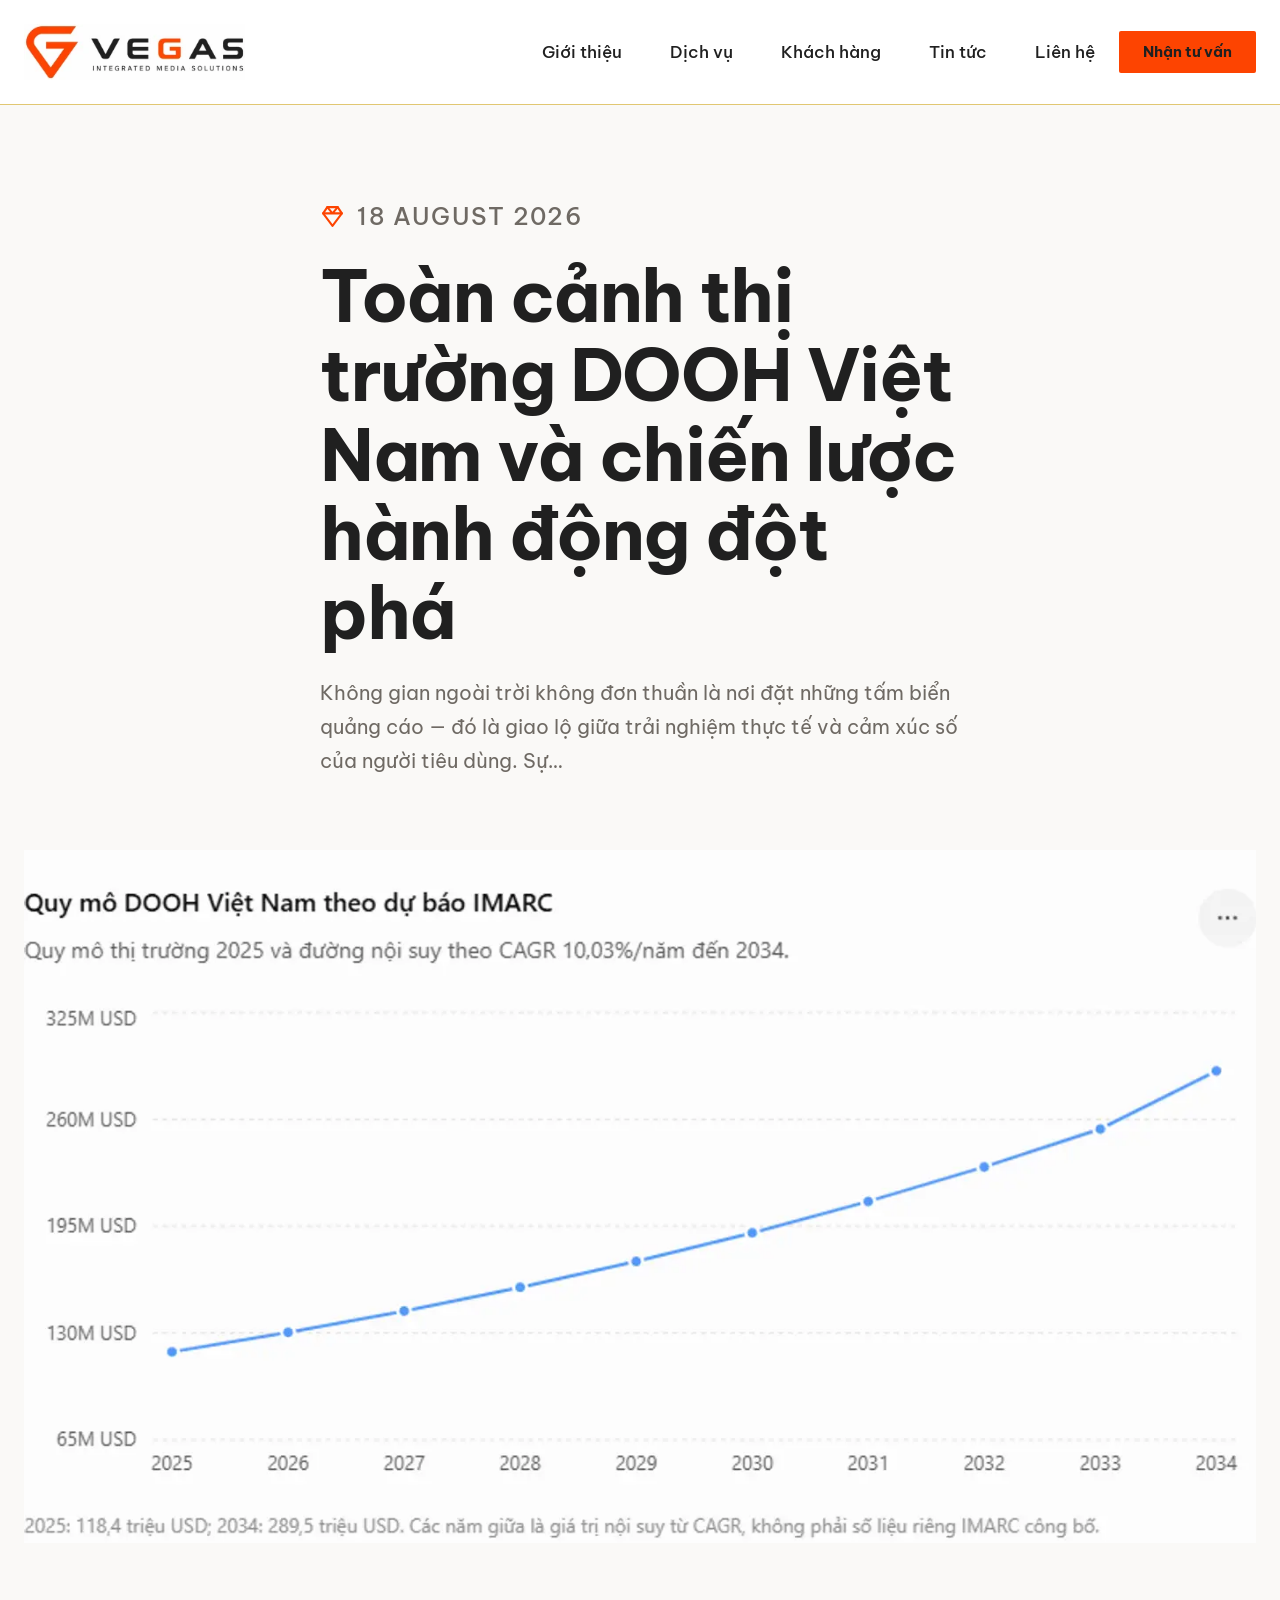
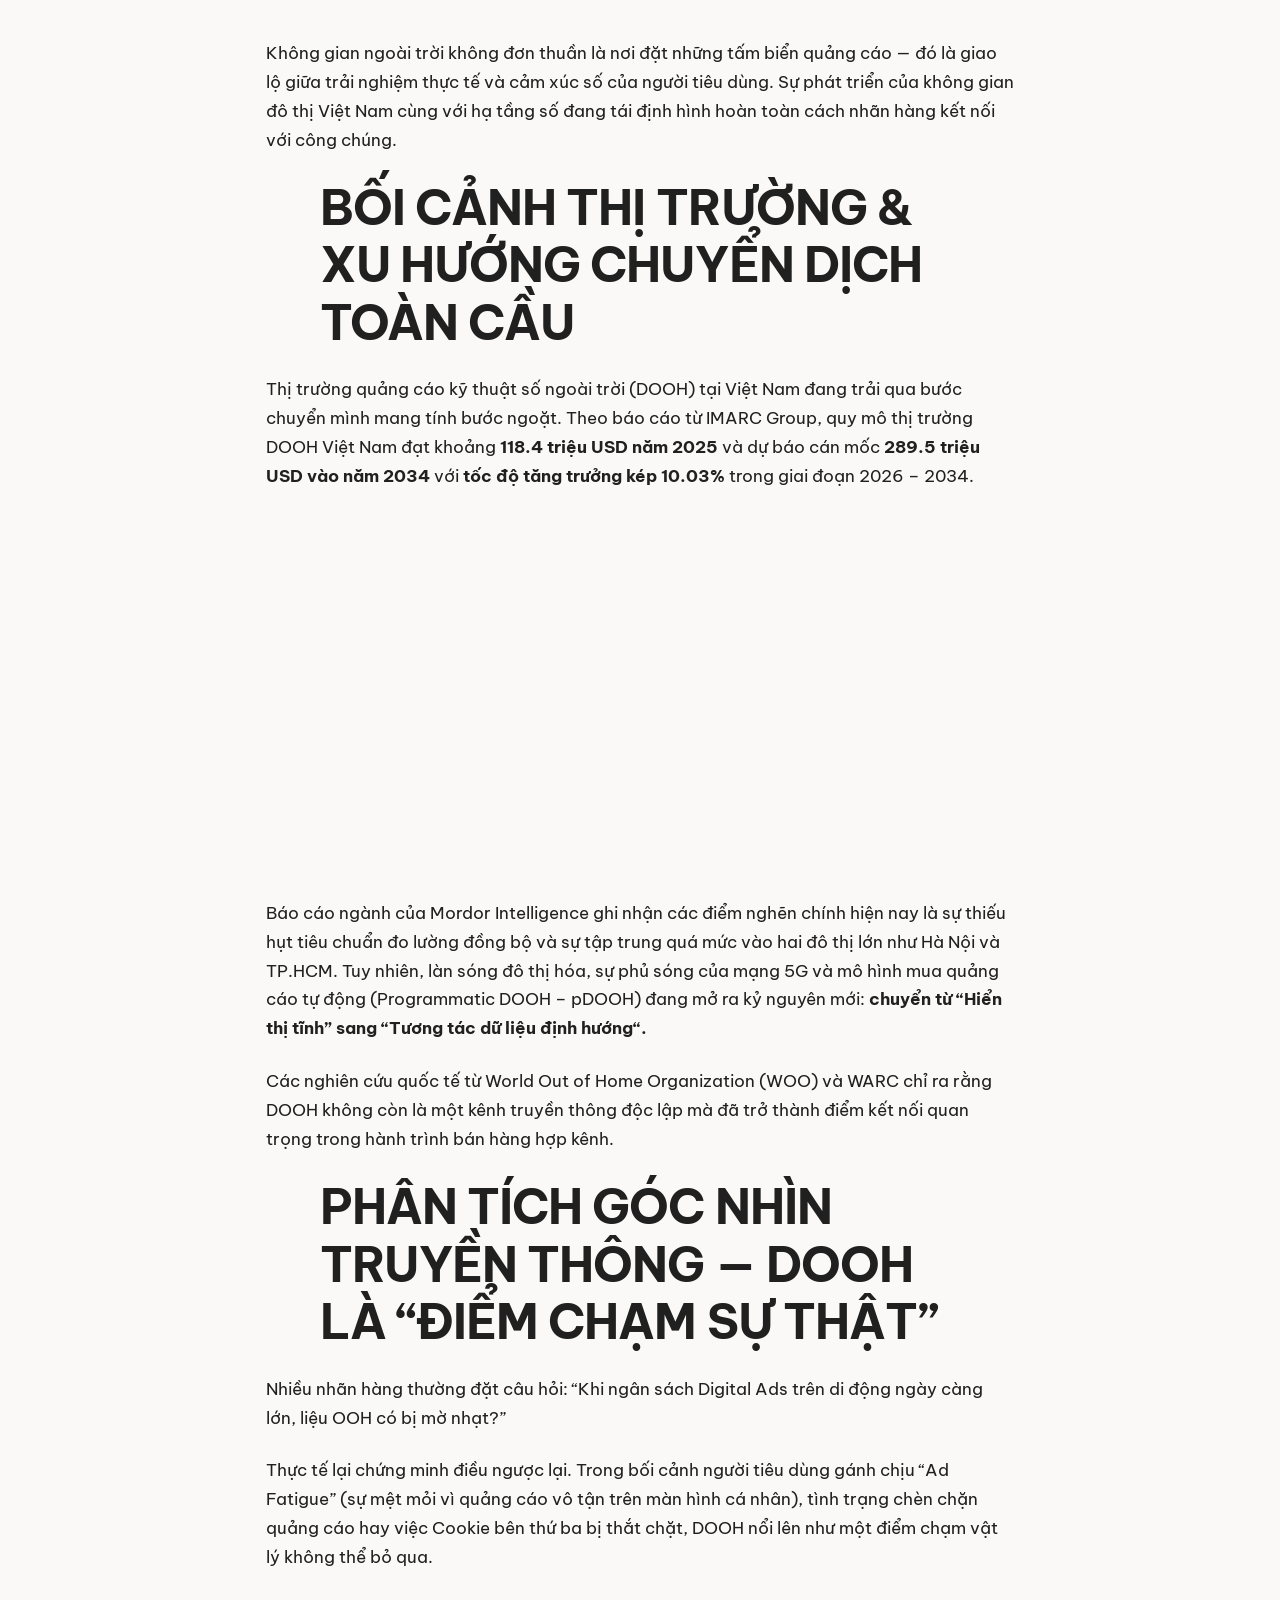
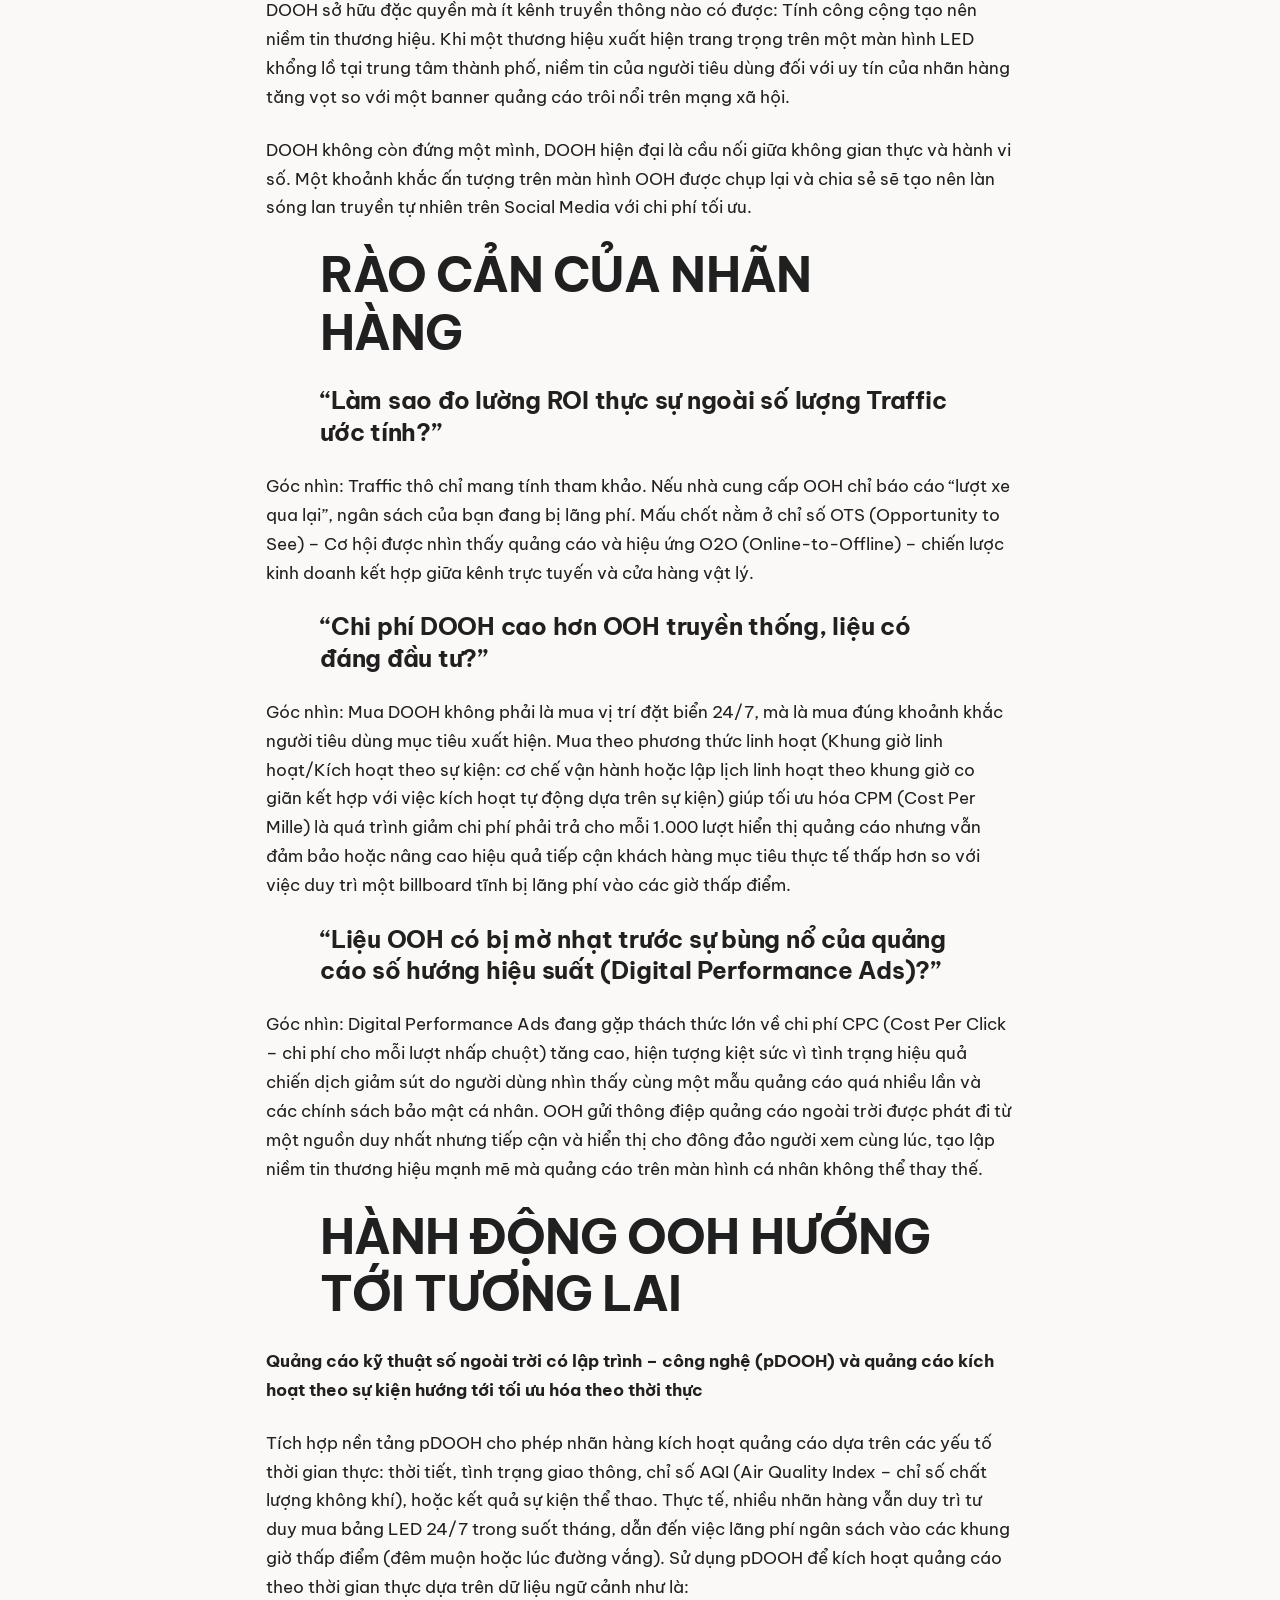
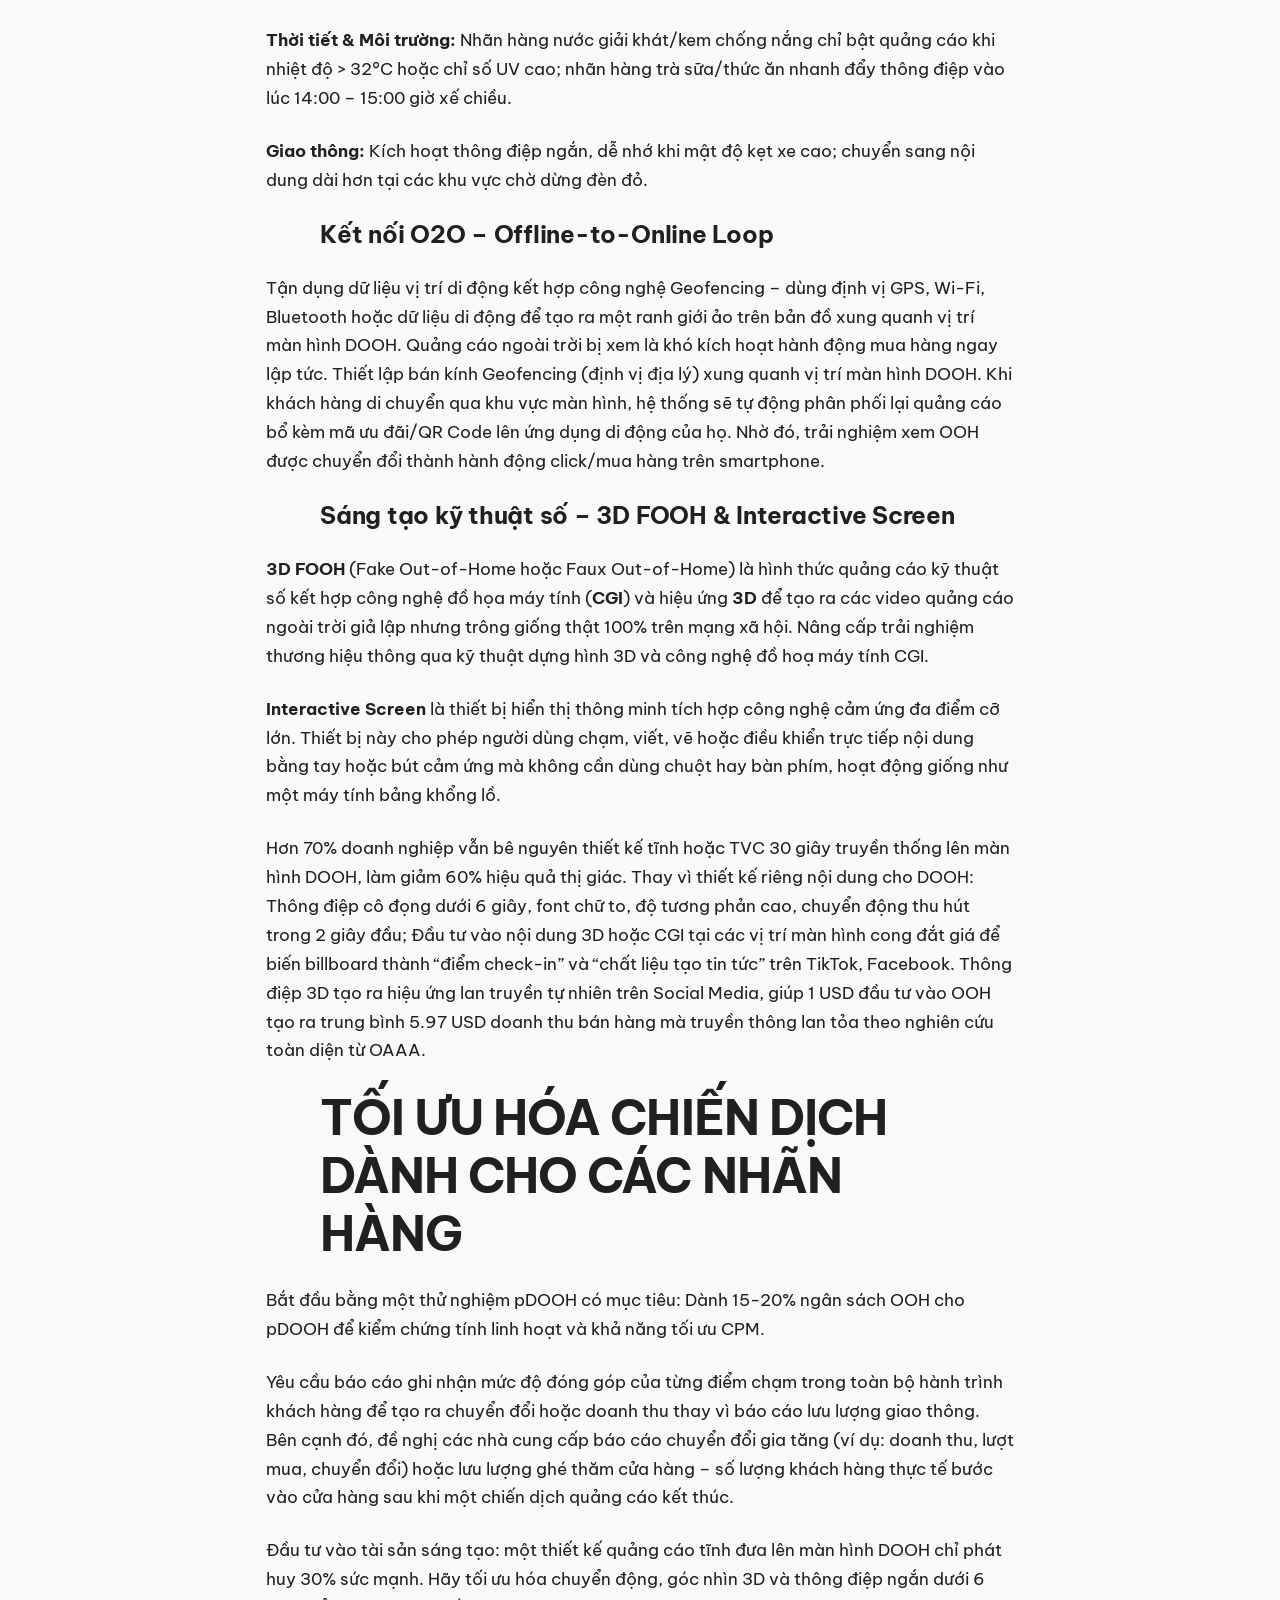
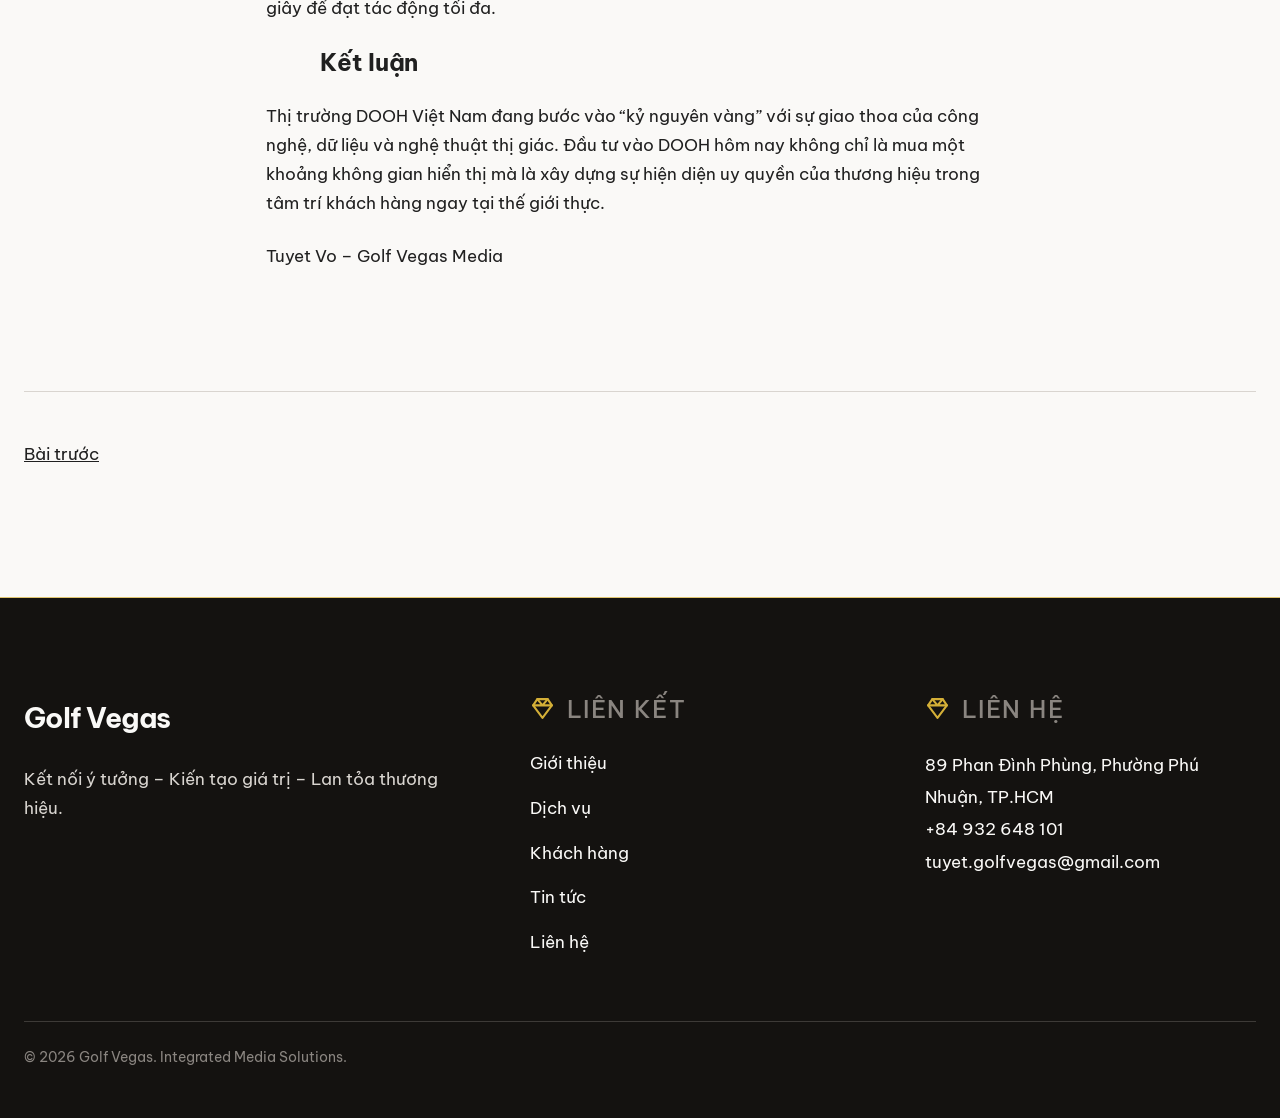
<file: toan-canh-thi-truong-dooh-viet-nam-va-chien-luoc-hanh-dong-dot-pha/index.html>
<!DOCTYPE html>
<html lang="en-US">
<head>
	<meta charset="UTF-8" />
	<meta name="viewport" content="width=device-width, initial-scale=1" />
<meta name='robots' content='max-image-preview:large' />
<link rel="preload" href="../wp-content/themes/golfvegas/assets/fonts/be-vietnam-pro-400-vietnamese.woff2" as="font" type="font/woff2" crossorigin>
<link rel="preload" href="../wp-content/themes/golfvegas/assets/fonts/be-vietnam-pro-400-latin.woff2" as="font" type="font/woff2" crossorigin>
<link rel="preload" href="../wp-content/themes/golfvegas/assets/fonts/be-vietnam-pro-700-vietnamese.woff2" as="font" type="font/woff2" crossorigin>
<link rel="preload" href="../wp-content/themes/golfvegas/assets/fonts/be-vietnam-pro-700-latin.woff2" as="font" type="font/woff2" crossorigin>
<title>Toàn cảnh thị trường DOOH Việt Nam | Golf Vegas</title>


<meta name="description" content="Không gian ngoài trời không đơn thuần là nơi đặt những tấm biển quảng cáo — đó là giao lộ giữa trải nghiệm thực tế và cảm xúc số của người tiêu dùng. Sự…">
<meta property="og:type" content="article">
<meta property="og:site_name" content="Golf Vegas">
<meta property="og:title" content="Toàn cảnh thị trường DOOH Việt Nam | Golf Vegas">
<meta property="og:url" content="https://ali33.github.io/golfvegas.vn_html/toan-canh-thi-truong-dooh-viet-nam-va-chien-luoc-hanh-dong-dot-pha/">
<meta property="og:locale" content="en_US">
<meta property="og:image" content="https://ali33.github.io/golfvegas.vn_html/wp-content/uploads/2026/08/toan-canh-thi-truong-dooh-viet-nam-va-chien-luoc-hanh-dong-dot-pha-1.webp">
<meta property="og:image:alt" content="Toàn cảnh thị trường DOOH Việt Nam | Golf Vegas">
<meta property="og:description" content="Không gian ngoài trời không đơn thuần là nơi đặt những tấm biển quảng cáo — đó là giao lộ giữa trải nghiệm thực tế và cảm xúc số của người tiêu dùng. Sự…">
<meta name="twitter:card" content="summary_large_image">
<meta name="twitter:title" content="Toàn cảnh thị trường DOOH Việt Nam | Golf Vegas">
<meta name="twitter:image" content="https://ali33.github.io/golfvegas.vn_html/wp-content/uploads/2026/08/toan-canh-thi-truong-dooh-viet-nam-va-chien-luoc-hanh-dong-dot-pha-1.webp">
<meta name="twitter:description" content="Không gian ngoài trời không đơn thuần là nơi đặt những tấm biển quảng cáo — đó là giao lộ giữa trải nghiệm thực tế và cảm xúc số của người tiêu dùng. Sự…">

<script type="application/ld+json">{"@context":"https://schema.org","@graph":[{"@type":"Organization","@id":"https://ali33.github.io/golfvegas.vn_html/#organization","name":"Golf Vegas","url":"https://ali33.github.io/golfvegas.vn_html/","slogan":"Kết nối ý tưởng – Kiến tạo giá trị – Lan tỏa thương hiệu","foundingDate":"2021","address":{"@type":"PostalAddress","streetAddress":"89 Phan Đình Phùng","addressLocality":"Phường Phú Nhuận","addressRegion":"TP.HCM","addressCountry":"VN"},"telephone":"+84932648101","email":"tuyet.golfvegas@gmail.com","logo":"https://ali33.github.io/golfvegas.vn_html/wp-content/uploads/2026/08/logo-horizontal.webp"},{"@type":"BreadcrumbList","itemListElement":[{"@type":"ListItem","position":1,"name":"Trang chủ","item":"https://ali33.github.io/golfvegas.vn_html/"},{"@type":"ListItem","position":2,"name":"Toàn cảnh thị trường DOOH Việt Nam và chiến lược hành động đột phá","item":"https://ali33.github.io/golfvegas.vn_html/toan-canh-thi-truong-dooh-viet-nam-va-chien-luoc-hanh-dong-dot-pha/"}]},{"@type":"Article","headline":"Toàn cảnh thị trường DOOH Việt Nam và chiến lược hành động đột phá","description":"Không gian ngoài trời không đơn thuần là nơi đặt những tấm biển quảng cáo — đó là giao lộ giữa trải nghiệm thực tế và cảm xúc số của người tiêu dùng. Sự…","datePublished":"2026-08-18T14:30:03+07:00","dateModified":"2026-08-18T14:48:26+07:00","image":"https://ali33.github.io/golfvegas.vn_html/wp-content/uploads/2026/08/toan-canh-thi-truong-dooh-viet-nam-va-chien-luoc-hanh-dong-dot-pha-1.webp","mainEntityOfPage":"https://ali33.github.io/golfvegas.vn_html/toan-canh-thi-truong-dooh-viet-nam-va-chien-luoc-hanh-dong-dot-pha/","publisher":{"@id":"https://ali33.github.io/golfvegas.vn_html/#organization"},"author":{"@id":"https://ali33.github.io/golfvegas.vn_html/#organization"}}]}</script>


<style id="wp-img-auto-sizes-contain-inline-css">
img:is([sizes=auto i],[sizes^="auto," i]){contain-intrinsic-size:3000px 1500px}
/*# sourceURL=wp-img-auto-sizes-contain-inline-css */
</style>
<style id="wp-block-site-logo-inline-css">
.wp-block-site-logo{box-sizing:border-box;line-height:0}.wp-block-site-logo a{display:inline-block;line-height:0}.wp-block-site-logo.is-default-size img{height:auto;width:120px}.wp-block-site-logo img{height:auto;max-width:100%}.wp-block-site-logo a,.wp-block-site-logo img{border-radius:inherit}.wp-block-site-logo.aligncenter{margin-left:auto;margin-right:auto;text-align:center}:root :where(.wp-block-site-logo.is-style-rounded){border-radius:9999px}
/*# sourceURL=../wp-includes/blocks/site-logo/style.min.css */
</style>
<style id="wp-block-group-inline-css">
.wp-block-group{box-sizing:border-box}:where(.wp-block-group.wp-block-group-is-layout-constrained){position:relative}
/*# sourceURL=../wp-includes/blocks/group/style.min.css */
</style>
<style id="wp-block-group-theme-inline-css">
:where(.wp-block-group.has-background){padding:1.25em 2.375em}
/*# sourceURL=../wp-includes/blocks/group/theme.min.css */
</style>
<style id="wp-block-navigation-link-inline-css">
.wp-block-navigation .wp-block-navigation-item__label{overflow-wrap:break-word}.wp-block-navigation .wp-block-navigation-item__description{display:none}.link-ui-tools{outline:1px solid #f0f0f0;padding:8px}.link-ui-block-inserter{padding-top:8px}.link-ui-block-inserter__back{margin-left:8px;text-transform:uppercase}
/*# sourceURL=../wp-includes/blocks/navigation-link/style.min.css */
</style>
<link rel='stylesheet' id='wp-block-navigation-css' href='../wp-includes/blocks/navigation/style.min.css' media='all' />
<style id="wp-block-button-inline-css">
.wp-block-button__link{align-content:center;box-sizing:border-box;cursor:pointer;display:inline-block;height:100%;text-align:center;word-break:break-word}.wp-block-button__link.aligncenter{text-align:center}.wp-block-button__link.alignright{text-align:right}:where(.wp-block-button__link){border-radius:9999px;box-shadow:none;padding:calc(.667em + 2px) calc(1.333em + 2px);text-decoration:none}.wp-block-button[style*=text-decoration] .wp-block-button__link{text-decoration:inherit}.wp-block-buttons>.wp-block-button.has-custom-width{max-width:none}.wp-block-buttons>.wp-block-button.has-custom-width .wp-block-button__link{width:100%}.wp-block-buttons>.wp-block-button.has-custom-font-size .wp-block-button__link{font-size:inherit}.wp-block-buttons>.wp-block-button.wp-block-button__width-25{width:calc(25% - var(--wp--style--block-gap, .5em)*.75)}.wp-block-buttons>.wp-block-button.wp-block-button__width-50{width:calc(50% - var(--wp--style--block-gap, .5em)*.5)}.wp-block-buttons>.wp-block-button.wp-block-button__width-75{width:calc(75% - var(--wp--style--block-gap, .5em)*.25)}.wp-block-buttons>.wp-block-button.wp-block-button__width-100{flex-basis:100%;width:100%}.wp-block-buttons.is-vertical>.wp-block-button.wp-block-button__width-25{width:25%}.wp-block-buttons.is-vertical>.wp-block-button.wp-block-button__width-50{width:50%}.wp-block-buttons.is-vertical>.wp-block-button.wp-block-button__width-75{width:75%}.wp-block-button.is-style-squared,.wp-block-button__link.wp-block-button.is-style-squared{border-radius:0}.wp-block-button.no-border-radius,.wp-block-button__link.no-border-radius{border-radius:0!important}:root :where(.wp-block-button .wp-block-button__link.is-style-outline),:root :where(.wp-block-button.is-style-outline>.wp-block-button__link){border:2px solid;padding:.667em 1.333em}:root :where(.wp-block-button .wp-block-button__link.is-style-outline:not(.has-text-color)),:root :where(.wp-block-button.is-style-outline>.wp-block-button__link:not(.has-text-color)){color:currentColor}:root :where(.wp-block-button .wp-block-button__link.is-style-outline:not(.has-background)),:root :where(.wp-block-button.is-style-outline>.wp-block-button__link:not(.has-background)){background-color:initial;background-image:none}
/*# sourceURL=../wp-includes/blocks/button/style.min.css */
</style>
<style id="wp-block-buttons-inline-css">
.wp-block-buttons{box-sizing:border-box}.wp-block-buttons.is-vertical{flex-direction:column}.wp-block-buttons.is-vertical>.wp-block-button:last-child{margin-bottom:0}.wp-block-buttons>.wp-block-button{display:inline-block;margin:0}.wp-block-buttons.is-content-justification-left{justify-content:flex-start}.wp-block-buttons.is-content-justification-left.is-vertical{align-items:flex-start}.wp-block-buttons.is-content-justification-center{justify-content:center}.wp-block-buttons.is-content-justification-center.is-vertical{align-items:center}.wp-block-buttons.is-content-justification-right{justify-content:flex-end}.wp-block-buttons.is-content-justification-right.is-vertical{align-items:flex-end}.wp-block-buttons.is-content-justification-space-between{justify-content:space-between}.wp-block-buttons.aligncenter{text-align:center}.wp-block-buttons:not(.is-content-justification-space-between,.is-content-justification-right,.is-content-justification-left,.is-content-justification-center) .wp-block-button.aligncenter{margin-left:auto;margin-right:auto;width:100%}.wp-block-buttons[style*=text-decoration] .wp-block-button,.wp-block-buttons[style*=text-decoration] .wp-block-button__link{text-decoration:inherit}.wp-block-buttons.has-custom-font-size .wp-block-button__link{font-size:inherit}.wp-block-buttons .wp-block-button__link{width:100%}.wp-block-button.aligncenter{text-align:center}
/*# sourceURL=../wp-includes/blocks/buttons/style.min.css */
</style>
<style id="wp-block-template-part-theme-inline-css">
:root :where(.wp-block-template-part.has-background){margin-bottom:0;margin-top:0;padding:1.25em 2.375em}
/*# sourceURL=../wp-includes/blocks/template-part/theme.min.css */
</style>
<style id="wp-block-post-date-inline-css">
.wp-block-post-date{box-sizing:border-box}
/*# sourceURL=../wp-includes/blocks/post-date/style.min.css */
</style>
<style id="wp-block-post-title-inline-css">
.wp-block-post-title{box-sizing:border-box;word-break:break-word}.wp-block-post-title :where(a){display:inline-block;font-family:inherit;font-size:inherit;font-style:inherit;font-weight:inherit;letter-spacing:inherit;line-height:inherit;text-decoration:inherit}
/*# sourceURL=../wp-includes/blocks/post-title/style.min.css */
</style>
<style id="wp-block-post-excerpt-inline-css">
:where(.wp-block-post-excerpt){box-sizing:border-box;margin-bottom:var(--wp--style--block-gap);margin-top:var(--wp--style--block-gap)}.wp-block-post-excerpt__excerpt{margin-bottom:0;margin-top:0}.wp-block-post-excerpt__more-text{margin-bottom:0;margin-top:var(--wp--style--block-gap)}.wp-block-post-excerpt__more-link{display:inline-block}
/*# sourceURL=../wp-includes/blocks/post-excerpt/style.min.css */
</style>
<style id="wp-block-post-featured-image-inline-css">
.wp-block-post-featured-image{margin-left:0;margin-right:0}.wp-block-post-featured-image a{display:block;height:100%}.wp-block-post-featured-image :where(img){box-sizing:border-box;height:auto;max-width:100%;vertical-align:bottom;width:100%}.wp-block-post-featured-image.alignfull img,.wp-block-post-featured-image.alignwide img{width:100%}.wp-block-post-featured-image .wp-block-post-featured-image__overlay.has-background-dim{background-color:#000;inset:0;position:absolute}.wp-block-post-featured-image{position:relative}.wp-block-post-featured-image .wp-block-post-featured-image__overlay.has-background-gradient{background-color:initial}.wp-block-post-featured-image .wp-block-post-featured-image__overlay.has-background-dim-0{opacity:0}.wp-block-post-featured-image .wp-block-post-featured-image__overlay.has-background-dim-10{opacity:.1}.wp-block-post-featured-image .wp-block-post-featured-image__overlay.has-background-dim-20{opacity:.2}.wp-block-post-featured-image .wp-block-post-featured-image__overlay.has-background-dim-30{opacity:.3}.wp-block-post-featured-image .wp-block-post-featured-image__overlay.has-background-dim-40{opacity:.4}.wp-block-post-featured-image .wp-block-post-featured-image__overlay.has-background-dim-50{opacity:.5}.wp-block-post-featured-image .wp-block-post-featured-image__overlay.has-background-dim-60{opacity:.6}.wp-block-post-featured-image .wp-block-post-featured-image__overlay.has-background-dim-70{opacity:.7}.wp-block-post-featured-image .wp-block-post-featured-image__overlay.has-background-dim-80{opacity:.8}.wp-block-post-featured-image .wp-block-post-featured-image__overlay.has-background-dim-90{opacity:.9}.wp-block-post-featured-image .wp-block-post-featured-image__overlay.has-background-dim-100{opacity:1}.wp-block-post-featured-image:where(.alignleft,.alignright){width:100%}
/*# sourceURL=../wp-includes/blocks/post-featured-image/style.min.css */
</style>
<style id="wp-block-paragraph-inline-css">
.is-small-text{font-size:.875em}.is-regular-text{font-size:1em}.is-large-text{font-size:2.25em}.is-larger-text{font-size:3em}.has-drop-cap:not(:focus):first-letter{float:left;font-size:8.4em;font-style:normal;font-weight:100;line-height:.68;margin:.05em .1em 0 0;text-transform:uppercase}body.rtl .has-drop-cap:not(:focus):first-letter{float:none;margin-left:.1em}p.has-drop-cap.has-background{overflow:hidden}:root :where(p.has-background){padding:1.25em 2.375em}:where(p.has-text-color:not(.has-link-color)) a{color:inherit}p.has-text-align-left[style*="writing-mode:vertical-lr"],p.has-text-align-right[style*="writing-mode:vertical-rl"]{rotate:180deg}
/*# sourceURL=../wp-includes/blocks/paragraph/style.min.css */
</style>
<style id="wp-block-heading-inline-css">
h1:where(.wp-block-heading).has-background,h2:where(.wp-block-heading).has-background,h3:where(.wp-block-heading).has-background,h4:where(.wp-block-heading).has-background,h5:where(.wp-block-heading).has-background,h6:where(.wp-block-heading).has-background{padding:1.25em 2.375em}h1.has-text-align-left[style*=writing-mode]:where([style*=vertical-lr]),h1.has-text-align-right[style*=writing-mode]:where([style*=vertical-rl]),h2.has-text-align-left[style*=writing-mode]:where([style*=vertical-lr]),h2.has-text-align-right[style*=writing-mode]:where([style*=vertical-rl]),h3.has-text-align-left[style*=writing-mode]:where([style*=vertical-lr]),h3.has-text-align-right[style*=writing-mode]:where([style*=vertical-rl]),h4.has-text-align-left[style*=writing-mode]:where([style*=vertical-lr]),h4.has-text-align-right[style*=writing-mode]:where([style*=vertical-rl]),h5.has-text-align-left[style*=writing-mode]:where([style*=vertical-lr]),h5.has-text-align-right[style*=writing-mode]:where([style*=vertical-rl]),h6.has-text-align-left[style*=writing-mode]:where([style*=vertical-lr]),h6.has-text-align-right[style*=writing-mode]:where([style*=vertical-rl]){rotate:180deg}
/*# sourceURL=../wp-includes/blocks/heading/style.min.css */
</style>
<style id="wp-block-image-inline-css">
.wp-block-image>a,.wp-block-image>figure>a{display:inline-block}.wp-block-image img{box-sizing:border-box;height:auto;max-width:100%;vertical-align:bottom}@media not (prefers-reduced-motion){.wp-block-image img.hide{visibility:hidden}.wp-block-image img.show{animation:show-content-image .4s}}.wp-block-image[style*=border-radius] img,.wp-block-image[style*=border-radius]>a{border-radius:inherit}.wp-block-image.has-custom-border img{box-sizing:border-box}.wp-block-image.aligncenter{text-align:center}.wp-block-image.alignfull>a,.wp-block-image.alignwide>a{width:100%}.wp-block-image.alignfull img,.wp-block-image.alignwide img{height:auto;width:100%}.wp-block-image .aligncenter,.wp-block-image .alignleft,.wp-block-image .alignright,.wp-block-image.aligncenter,.wp-block-image.alignleft,.wp-block-image.alignright{display:table}.wp-block-image .aligncenter>figcaption,.wp-block-image .alignleft>figcaption,.wp-block-image .alignright>figcaption,.wp-block-image.aligncenter>figcaption,.wp-block-image.alignleft>figcaption,.wp-block-image.alignright>figcaption{caption-side:bottom;display:table-caption}.wp-block-image .alignleft{float:left;margin:.5em 1em .5em 0}.wp-block-image .alignright{float:right;margin:.5em 0 .5em 1em}.wp-block-image .aligncenter{margin-left:auto;margin-right:auto}.wp-block-image :where(figcaption){margin-bottom:1em;margin-top:.5em}.wp-block-image.is-style-circle-mask img{border-radius:9999px}@supports ((-webkit-mask-image:none) or (mask-image:none)) or (-webkit-mask-image:none){.wp-block-image.is-style-circle-mask img{border-radius:0;-webkit-mask-image:url('data:image/svg+xml;utf8,<svg viewBox="0 0 100 100" xmlns="http://www.w3.org/2000/svg"><circle cx="50" cy="50" r="50"/></svg>');mask-image:url('data:image/svg+xml;utf8,<svg viewBox="0 0 100 100" xmlns="http://www.w3.org/2000/svg"><circle cx="50" cy="50" r="50"/></svg>');mask-mode:alpha;-webkit-mask-position:center;mask-position:center;-webkit-mask-repeat:no-repeat;mask-repeat:no-repeat;-webkit-mask-size:contain;mask-size:contain}}:root :where(.wp-block-image.is-style-rounded img,.wp-block-image .is-style-rounded img){border-radius:9999px}.wp-block-image figure{margin:0}.wp-lightbox-container{display:flex;flex-direction:column;position:relative}.wp-lightbox-container img{cursor:zoom-in}.wp-lightbox-container img:hover+button{opacity:1}.wp-lightbox-container button{align-items:center;backdrop-filter:blur(16px) saturate(180%);background-color:#5a5a5a40;border:none;border-radius:4px;cursor:zoom-in;display:flex;height:20px;justify-content:center;opacity:0;padding:0;position:absolute;right:16px;text-align:center;top:16px;width:20px;z-index:100}@media not (prefers-reduced-motion){.wp-lightbox-container button{transition:opacity .2s ease}}.wp-lightbox-container button:focus-visible{outline:3px auto #5a5a5a40;outline:3px auto -webkit-focus-ring-color;outline-offset:3px}.wp-lightbox-container button:hover{cursor:pointer;opacity:1}.wp-lightbox-container button:focus{opacity:1}.wp-lightbox-container button:focus,.wp-lightbox-container button:hover,.wp-lightbox-container button:not(:hover):not(:active):not(.has-background){background-color:#5a5a5a40;border:none}.wp-lightbox-overlay{box-sizing:border-box;cursor:zoom-out;height:100vh;left:0;overflow:hidden;position:fixed;top:0;visibility:hidden;width:100%;z-index:100000}.wp-lightbox-overlay .wp-lightbox-close-button{align-items:center;cursor:pointer;display:flex;font-family:inherit;gap:8px;justify-content:center;line-height:1;min-height:40px;min-width:40px;padding:0 4px;position:absolute;right:calc(env(safe-area-inset-right) + 16px);top:calc(env(safe-area-inset-top) + 16px);z-index:5000000}.wp-lightbox-overlay .wp-lightbox-close-button:focus,.wp-lightbox-overlay .wp-lightbox-close-button:hover,.wp-lightbox-overlay .wp-lightbox-close-button:not(:hover):not(:active):not(.has-background){background:none;border:none}.wp-lightbox-overlay .wp-lightbox-close-button:has(.wp-lightbox-close-text:not([hidden])) .wp-lightbox-close-icon svg{height:1em;width:1em}.wp-lightbox-overlay .wp-lightbox-close-icon svg{display:block}.wp-lightbox-overlay .wp-lightbox-navigation-button-next,.wp-lightbox-overlay .wp-lightbox-navigation-button-prev{align-items:center;bottom:16px;cursor:pointer;display:flex;font-family:inherit;gap:4px;justify-content:center;line-height:1;min-height:40px;min-width:40px;padding:0 8px;position:absolute;z-index:2000002}.wp-lightbox-overlay .wp-lightbox-navigation-button-next[hidden],.wp-lightbox-overlay .wp-lightbox-navigation-button-prev[hidden]{display:none}@media (min-width:960px){.wp-lightbox-overlay .wp-lightbox-navigation-button-next,.wp-lightbox-overlay .wp-lightbox-navigation-button-prev{bottom:50%;transform:translateY(-50%)}}.wp-lightbox-overlay .wp-lightbox-navigation-button-next:focus,.wp-lightbox-overlay .wp-lightbox-navigation-button-next:hover,.wp-lightbox-overlay .wp-lightbox-navigation-button-next:not(:hover):not(:active):not(.has-background),.wp-lightbox-overlay .wp-lightbox-navigation-button-prev:focus,.wp-lightbox-overlay .wp-lightbox-navigation-button-prev:hover,.wp-lightbox-overlay .wp-lightbox-navigation-button-prev:not(:hover):not(:active):not(.has-background){background:none;border:none;padding:0 8px}.wp-lightbox-overlay .wp-lightbox-navigation-button-next:has(.wp-lightbox-navigation-text:not([hidden])) .wp-lightbox-navigation-icon svg,.wp-lightbox-overlay .wp-lightbox-navigation-button-prev:has(.wp-lightbox-navigation-text:not([hidden])) .wp-lightbox-navigation-icon svg{display:block;height:1.5em;width:1.5em}.wp-lightbox-overlay .wp-lightbox-navigation-button-prev{left:calc(env(safe-area-inset-left) + 16px)}.wp-lightbox-overlay .wp-lightbox-navigation-button-next{right:calc(env(safe-area-inset-right) + 16px)}.wp-lightbox-overlay .wp-lightbox-navigation-icon svg{vertical-align:middle}.wp-lightbox-overlay .lightbox-image-container{height:var(--wp--lightbox-container-height);left:50%;overflow:hidden;position:absolute;top:50%;transform:translate(-50%,-50%);transform-origin:top left;width:var(--wp--lightbox-container-width);z-index:2000001}.wp-lightbox-overlay .wp-block-image{align-items:center;box-sizing:border-box;display:flex;height:100%;justify-content:center;margin:0;position:relative;transform-origin:0 0;width:100%;z-index:3000000}.wp-lightbox-overlay .wp-block-image img{height:var(--wp--lightbox-image-height);min-height:var(--wp--lightbox-image-height);min-width:var(--wp--lightbox-image-width);width:var(--wp--lightbox-image-width)}.wp-lightbox-overlay .wp-block-image figcaption{display:none}.wp-lightbox-overlay button{background:none;border:none}.wp-lightbox-overlay .scrim{background-color:#fff;height:100%;opacity:.9;position:absolute;width:100%;z-index:2000000}.wp-lightbox-overlay.active{visibility:visible}@media not (prefers-reduced-motion){.wp-lightbox-overlay.active{animation:turn-on-visibility .25s both}.wp-lightbox-overlay.active img{animation:turn-on-visibility .35s both}.wp-lightbox-overlay.show-closing-animation:not(.active){animation:turn-off-visibility .35s both}.wp-lightbox-overlay.show-closing-animation:not(.active) img{animation:turn-off-visibility .25s both}.wp-lightbox-overlay.zoom.active{animation:none;opacity:1;visibility:visible}.wp-lightbox-overlay.zoom.active .lightbox-image-container{animation:lightbox-zoom-in .4s}.wp-lightbox-overlay.zoom.active .lightbox-image-container img{animation:none}.wp-lightbox-overlay.zoom.active .scrim{animation:turn-on-visibility .4s forwards}.wp-lightbox-overlay.zoom.show-closing-animation:not(.active){animation:none}.wp-lightbox-overlay.zoom.show-closing-animation:not(.active) .lightbox-image-container{animation:lightbox-zoom-out .4s}.wp-lightbox-overlay.zoom.show-closing-animation:not(.active) .lightbox-image-container img{animation:none}.wp-lightbox-overlay.zoom.show-closing-animation:not(.active) .scrim{animation:turn-off-visibility .4s forwards}}@keyframes show-content-image{0%{visibility:hidden}99%{visibility:hidden}to{visibility:visible}}@keyframes turn-on-visibility{0%{opacity:0}to{opacity:1}}@keyframes turn-off-visibility{0%{opacity:1;visibility:visible}99%{opacity:0;visibility:visible}to{opacity:0;visibility:hidden}}@keyframes lightbox-zoom-in{0%{transform:translate(calc((-100vw + var(--wp--lightbox-scrollbar-width))/2 + var(--wp--lightbox-initial-left-position)),calc(-50vh + var(--wp--lightbox-initial-top-position))) scale(var(--wp--lightbox-scale))}to{transform:translate(-50%,-50%) scale(1)}}@keyframes lightbox-zoom-out{0%{transform:translate(-50%,-50%) scale(1);visibility:visible}99%{visibility:visible}to{transform:translate(calc((-100vw + var(--wp--lightbox-scrollbar-width))/2 + var(--wp--lightbox-initial-left-position)),calc(-50vh + var(--wp--lightbox-initial-top-position))) scale(var(--wp--lightbox-scale));visibility:hidden}}
/*# sourceURL=../wp-includes/blocks/image/style.min.css */
</style>
<style id="wp-block-image-theme-inline-css">
:root :where(.wp-block-image figcaption){color:#555;font-size:13px;text-align:center}.is-dark-theme :root :where(.wp-block-image figcaption){color:#ffffffa6}.wp-block-image{margin:0 0 1em}
/*# sourceURL=../wp-includes/blocks/image/theme.min.css */
</style>
<style id="wp-block-post-content-inline-css">
.wp-block-post-content{display:flow-root}
/*# sourceURL=../wp-includes/blocks/post-content/style.min.css */
</style>
<style id="wp-block-post-navigation-link-inline-css">
.wp-block-post-navigation-link .wp-block-post-navigation-link__arrow-previous{display:inline-block;margin-right:1ch}.wp-block-post-navigation-link .wp-block-post-navigation-link__arrow-previous:not(.is-arrow-chevron){transform:scaleX(1)}.wp-block-post-navigation-link .wp-block-post-navigation-link__arrow-next{display:inline-block;margin-left:1ch}.wp-block-post-navigation-link .wp-block-post-navigation-link__arrow-next:not(.is-arrow-chevron){transform:scaleX(1)}.wp-block-post-navigation-link.has-text-align-left[style*="writing-mode: vertical-lr"],.wp-block-post-navigation-link.has-text-align-right[style*="writing-mode: vertical-rl"]{rotate:180deg}
/*# sourceURL=../wp-includes/blocks/post-navigation-link/style.min.css */
</style>
<style id="wp-block-site-title-inline-css">
.wp-block-site-title{box-sizing:border-box}.wp-block-site-title :where(a){color:inherit;font-family:inherit;font-size:inherit;font-style:inherit;font-weight:inherit;letter-spacing:inherit;line-height:inherit;text-decoration:inherit}
/*# sourceURL=../wp-includes/blocks/site-title/style.min.css */
</style>
<style id="wp-block-columns-inline-css">
.wp-block-columns{box-sizing:border-box;display:flex;flex-wrap:wrap!important}@media (min-width:782px){.wp-block-columns{flex-wrap:nowrap!important}}.wp-block-columns{align-items:normal!important}.wp-block-columns.are-vertically-aligned-top{align-items:flex-start}.wp-block-columns.are-vertically-aligned-center{align-items:center}.wp-block-columns.are-vertically-aligned-bottom{align-items:flex-end}@media (max-width:781px){.wp-block-columns:not(.is-not-stacked-on-mobile)>.wp-block-column{flex-basis:100%!important}}@media (min-width:782px){.wp-block-columns:not(.is-not-stacked-on-mobile)>.wp-block-column{flex-basis:0;flex-grow:1}.wp-block-columns:not(.is-not-stacked-on-mobile)>.wp-block-column[style*=flex-basis]{flex-grow:0}}.wp-block-columns.is-not-stacked-on-mobile{flex-wrap:nowrap!important}.wp-block-columns.is-not-stacked-on-mobile>.wp-block-column{flex-basis:0;flex-grow:1}.wp-block-columns.is-not-stacked-on-mobile>.wp-block-column[style*=flex-basis]{flex-grow:0}:where(.wp-block-columns){margin-bottom:1.75em}:where(.wp-block-columns.has-background){padding:1.25em 2.375em}.wp-block-column{flex-grow:1;min-width:0;overflow-wrap:break-word;word-break:break-word}.wp-block-column.is-vertically-aligned-top{align-self:flex-start}.wp-block-column.is-vertically-aligned-center{align-self:center}.wp-block-column.is-vertically-aligned-bottom{align-self:flex-end}.wp-block-column.is-vertically-aligned-stretch{align-self:stretch}.wp-block-column.is-vertically-aligned-bottom,.wp-block-column.is-vertically-aligned-center,.wp-block-column.is-vertically-aligned-top{width:100%}
/*# sourceURL=../wp-includes/blocks/columns/style.min.css */
</style>
<style id="wp-block-separator-inline-css">
@charset "UTF-8";.wp-block-separator{border:none;border-top:2px solid}:root :where(.wp-block-separator.is-style-dots){height:auto;line-height:1;text-align:center}:root :where(.wp-block-separator.is-style-dots):before{color:currentColor;content:"···";font-family:serif;font-size:1.5em;letter-spacing:2em;padding-left:2em}.wp-block-separator.is-style-dots{background:none!important;border:none!important}
/*# sourceURL=../wp-includes/blocks/separator/style.min.css */
</style>
<style id="wp-block-separator-theme-inline-css">
.wp-block-separator.has-css-opacity{opacity:.4}.wp-block-separator{border:none;border-bottom:2px solid;margin-left:auto;margin-right:auto}.wp-block-separator.has-alpha-channel-opacity{opacity:1}.wp-block-separator:not(.is-style-wide):not(.is-style-dots){width:100px}.wp-block-separator.has-background:not(.is-style-dots){border-bottom:none;height:1px}.wp-block-separator.has-background:not(.is-style-wide):not(.is-style-dots){height:2px}
/*# sourceURL=../wp-includes/blocks/separator/theme.min.css */
</style>
<style id="wp-block-library-inline-css">
:root{--wp-block-synced-color:#7a00df;--wp-block-synced-color--rgb:122,0,223;--wp-bound-block-color:var(--wp-block-synced-color);--wp-editor-canvas-background:#ddd;--wp-admin-theme-color:#007cba;--wp-admin-theme-color--rgb:0,124,186;--wp-admin-theme-color-darker-10:#006ba1;--wp-admin-theme-color-darker-10--rgb:0,107,160.5;--wp-admin-theme-color-darker-20:#005a87;--wp-admin-theme-color-darker-20--rgb:0,90,135;--wp-admin-border-width-focus:2px}@media (min-resolution:192dpi){:root{--wp-admin-border-width-focus:1.5px}}.wp-element-button{cursor:pointer}:root .has-very-light-gray-background-color{background-color:#eee}:root .has-very-dark-gray-background-color{background-color:#313131}:root .has-very-light-gray-color{color:#eee}:root .has-very-dark-gray-color{color:#313131}:root .has-vivid-green-cyan-to-vivid-cyan-blue-gradient-background{background:linear-gradient(135deg,#00d084,#0693e3)}:root .has-purple-crush-gradient-background{background:linear-gradient(135deg,#34e2e4,#4721fb 50%,#ab1dfe)}:root .has-hazy-dawn-gradient-background{background:linear-gradient(135deg,#faaca8,#dad0ec)}:root .has-subdued-olive-gradient-background{background:linear-gradient(135deg,#fafae1,#67a671)}:root .has-atomic-cream-gradient-background{background:linear-gradient(135deg,#fdd79a,#004a59)}:root .has-nightshade-gradient-background{background:linear-gradient(135deg,#330968,#31cdcf)}:root .has-midnight-gradient-background{background:linear-gradient(135deg,#020381,#2874fc)}:root{--wp--preset--font-size--normal:16px;--wp--preset--font-size--huge:42px}.has-regular-font-size{font-size:1em}.has-larger-font-size{font-size:2.625em}.has-normal-font-size{font-size:var(--wp--preset--font-size--normal)}.has-huge-font-size{font-size:var(--wp--preset--font-size--huge)}:root .has-text-align-center{text-align:center}:root .has-text-align-left{text-align:left}:root .has-text-align-right{text-align:right}.has-fit-text{white-space:nowrap!important}#end-resizable-editor-section{display:none}.aligncenter{clear:both}.items-justified-left{justify-content:flex-start}.items-justified-center{justify-content:center}.items-justified-right{justify-content:flex-end}.items-justified-space-between{justify-content:space-between}.screen-reader-text{word-wrap:normal!important;border:0;clip-path:inset(50%);height:1px;margin:-1px;overflow:hidden;padding:0;position:absolute;width:1px}.screen-reader-text:focus{background-color:#ddd;clip-path:none;color:#444;display:block;font-size:1em;height:auto;left:5px;line-height:normal;padding:15px 23px 14px;text-decoration:none;top:5px;width:auto;z-index:100000}html :where(.has-border-color){border-style:solid}html :where([style*=border-color]){border-style:solid}html :where([style*=border-top-color]){border-top-style:solid}html :where([style*=border-right-color]){border-right-style:solid}html :where([style*=border-bottom-color]){border-bottom-style:solid}html :where([style*=border-left-color]){border-left-style:solid}html :where([style*=border-width]){border-style:solid}html :where([style*=border-top-width]){border-top-style:solid}html :where([style*=border-right-width]){border-right-style:solid}html :where([style*=border-bottom-width]){border-bottom-style:solid}html :where([style*=border-left-width]){border-left-style:solid}html :where(img[class*=wp-image-]){height:auto;max-width:100%}:where(figure){margin:0 0 1em}html :where(.is-position-sticky){--wp-admin--admin-bar--position-offset:var(--wp-admin--admin-bar--height,0px)}@media screen and (max-width:600px){html :where(.is-position-sticky){--wp-admin--admin-bar--position-offset:0px}}
/*# sourceURL=/wp-includes/css/dist/block-library/common.min.css */
</style>
<style id="global-styles-inline-css">
:root{--wp--preset--aspect-ratio--square: 1;--wp--preset--aspect-ratio--4-3: 4/3;--wp--preset--aspect-ratio--3-4: 3/4;--wp--preset--aspect-ratio--3-2: 3/2;--wp--preset--aspect-ratio--2-3: 2/3;--wp--preset--aspect-ratio--16-9: 16/9;--wp--preset--aspect-ratio--9-16: 9/16;--wp--preset--color--black: #000000;--wp--preset--color--cyan-bluish-gray: #abb8c3;--wp--preset--color--white: #FFFFFF;--wp--preset--color--pale-pink: #f78da7;--wp--preset--color--vivid-red: #cf2e2e;--wp--preset--color--luminous-vivid-orange: #ff6900;--wp--preset--color--luminous-vivid-amber: #fcb900;--wp--preset--color--light-green-cyan: #7bdcb5;--wp--preset--color--vivid-green-cyan: #00d084;--wp--preset--color--pale-cyan-blue: #8ed1fc;--wp--preset--color--vivid-cyan-blue: #0693e3;--wp--preset--color--vivid-purple: #9b51e0;--wp--preset--color--brand: #FD4401;--wp--preset--color--ink: #202020;--wp--preset--color--charcoal: #141210;--wp--preset--color--base: #FAF9F7;--wp--preset--color--surface: #F2F0ED;--wp--preset--color--line: #D9D5D0;--wp--preset--color--muted: #6F6A64;--wp--preset--color--muted-inverse: #8A8580;--wp--preset--color--gold: #D4AF37;--wp--preset--color--gold-deep: #856818;--wp--preset--gradient--vivid-cyan-blue-to-vivid-purple: linear-gradient(135deg,rgb(6,147,227) 0%,rgb(155,81,224) 100%);--wp--preset--gradient--light-green-cyan-to-vivid-green-cyan: linear-gradient(135deg,rgb(122,220,180) 0%,rgb(0,208,130) 100%);--wp--preset--gradient--luminous-vivid-amber-to-luminous-vivid-orange: linear-gradient(135deg,rgb(252,185,0) 0%,rgb(255,105,0) 100%);--wp--preset--gradient--luminous-vivid-orange-to-vivid-red: linear-gradient(135deg,rgb(255,105,0) 0%,rgb(207,46,46) 100%);--wp--preset--gradient--very-light-gray-to-cyan-bluish-gray: linear-gradient(135deg,rgb(238,238,238) 0%,rgb(169,184,195) 100%);--wp--preset--gradient--cool-to-warm-spectrum: linear-gradient(135deg,rgb(74,234,220) 0%,rgb(151,120,209) 20%,rgb(207,42,186) 40%,rgb(238,44,130) 60%,rgb(251,105,98) 80%,rgb(254,248,76) 100%);--wp--preset--gradient--blush-light-purple: linear-gradient(135deg,rgb(255,206,236) 0%,rgb(152,150,240) 100%);--wp--preset--gradient--blush-bordeaux: linear-gradient(135deg,rgb(254,205,165) 0%,rgb(254,45,45) 50%,rgb(107,0,62) 100%);--wp--preset--gradient--luminous-dusk: linear-gradient(135deg,rgb(255,203,112) 0%,rgb(199,81,192) 50%,rgb(65,88,208) 100%);--wp--preset--gradient--pale-ocean: linear-gradient(135deg,rgb(255,245,203) 0%,rgb(182,227,212) 50%,rgb(51,167,181) 100%);--wp--preset--gradient--electric-grass: linear-gradient(135deg,rgb(202,248,128) 0%,rgb(113,206,126) 100%);--wp--preset--gradient--midnight: linear-gradient(135deg,rgb(2,3,129) 0%,rgb(40,116,252) 100%);--wp--preset--font-size--small: 13px;--wp--preset--font-size--medium: clamp(14px, 0.875rem + ((1vw - 3.2px) * 0.625), 20px);--wp--preset--font-size--large: clamp(22.041px, 1.378rem + ((1vw - 3.2px) * 1.454), 36px);--wp--preset--font-size--x-large: clamp(25.014px, 1.563rem + ((1vw - 3.2px) * 1.769), 42px);--wp--preset--font-size--eyebrow: clamp(0.984rem, 0.984rem + ((1vw - 0.2rem) * 0.86), 1.5rem);--wp--preset--font-size--caption: 0.875rem;--wp--preset--font-size--body: clamp(0.875rem, 0.875rem + ((1vw - 0.2rem) * 0.313), 1.063rem);--wp--preset--font-size--lead: clamp(1.125rem, 1.125rem + ((1vw - 0.2rem) * 0.208), 1.25rem);--wp--preset--font-size--xl: clamp(0.984rem, 0.984rem + ((1vw - 0.2rem) * 0.86), 1.5rem);--wp--preset--font-size--xxl: clamp(2rem, 2rem + ((1vw - 0.2rem) * 1.667), 3rem);--wp--preset--font-size--display: clamp(2rem, 2rem + ((1vw - 0.2rem) * 4.167), 4.5rem);--wp--preset--font-family--primary: "Be Vietnam Pro", -apple-system, BlinkMacSystemFont, "Segoe UI", Roboto, sans-serif;--wp--preset--spacing--20: 8px;--wp--preset--spacing--30: 16px;--wp--preset--spacing--40: 24px;--wp--preset--spacing--50: 32px;--wp--preset--spacing--60: 48px;--wp--preset--spacing--70: 64px;--wp--preset--spacing--80: 96px;--wp--preset--spacing--10: 4px;--wp--preset--spacing--90: 128px;--wp--preset--shadow--natural: 6px 6px 9px rgba(0, 0, 0, 0.2);--wp--preset--shadow--deep: 12px 12px 50px rgba(0, 0, 0, 0.4);--wp--preset--shadow--sharp: 6px 6px 0px rgba(0, 0, 0, 0.2);--wp--preset--shadow--outlined: 6px 6px 0px -3px rgb(255, 255, 255), 6px 6px rgb(0, 0, 0);--wp--preset--shadow--crisp: 6px 6px 0px rgb(0, 0, 0);--wp--preset--shadow--subtle: 0 1px 2px rgba(20, 18, 16, 0.04), 0 8px 24px rgba(20, 18, 16, 0.06);--wp--custom--transition--base: 200ms cubic-bezier(0.22, 1, 0.36, 1);--wp--custom--transition--slow: 300ms cubic-bezier(0.22, 1, 0.36, 1);--wp--custom--overlay--image: rgba(20, 18, 16, 0.55);--wp--custom--measure: 68ch;}:root { --wp--style--global--content-size: 40rem;--wp--style--global--wide-size: 80rem; }:where(body) { margin: 0; }.wp-site-blocks { padding-top: var(--wp--style--root--padding-top); padding-bottom: var(--wp--style--root--padding-bottom); }.has-global-padding { padding-right: var(--wp--style--root--padding-right); padding-left: var(--wp--style--root--padding-left); }.has-global-padding > .alignfull { margin-right: calc(var(--wp--style--root--padding-right) * -1); margin-left: calc(var(--wp--style--root--padding-left) * -1); }.has-global-padding :where(:not(.alignfull.is-layout-flow) > .has-global-padding:not(.wp-block-block, .alignfull)) { padding-right: 0; padding-left: 0; }.has-global-padding :where(:not(.alignfull.is-layout-flow) > .has-global-padding:not(.wp-block-block, .alignfull)) > .alignfull { margin-left: 0; margin-right: 0; }.wp-site-blocks > .alignleft { float: left; margin-right: 2em; }.wp-site-blocks > .alignright { float: right; margin-left: 2em; }.wp-site-blocks > .aligncenter { justify-content: center; margin-left: auto; margin-right: auto; }:where(.wp-site-blocks) > * { margin-block-start: var(--wp--preset--spacing--40); margin-block-end: 0; }:where(.wp-site-blocks) > :first-child { margin-block-start: 0; }:where(.wp-site-blocks) > :last-child { margin-block-end: 0; }:root { --wp--style--block-gap: var(--wp--preset--spacing--40); }:root :where(.is-layout-flow) > :first-child{margin-block-start: 0;}:root :where(.is-layout-flow) > :last-child{margin-block-end: 0;}:root :where(.is-layout-flow) > *{margin-block-start: var(--wp--preset--spacing--40);margin-block-end: 0;}:root :where(.is-layout-constrained) > :first-child{margin-block-start: 0;}:root :where(.is-layout-constrained) > :last-child{margin-block-end: 0;}:root :where(.is-layout-constrained) > *{margin-block-start: var(--wp--preset--spacing--40);margin-block-end: 0;}:root :where(.is-layout-flex){gap: var(--wp--preset--spacing--40);}:root :where(.is-layout-grid){gap: var(--wp--preset--spacing--40);}.is-layout-flow > .alignleft{float: left;margin-inline-start: 0;margin-inline-end: 2em;}.is-layout-flow > .alignright{float: right;margin-inline-start: 2em;margin-inline-end: 0;}.is-layout-flow > .aligncenter{margin-left: auto !important;margin-right: auto !important;}.is-layout-constrained > .alignleft{float: left;margin-inline-start: 0;margin-inline-end: 2em;}.is-layout-constrained > .alignright{float: right;margin-inline-start: 2em;margin-inline-end: 0;}.is-layout-constrained > .aligncenter{margin-left: auto !important;margin-right: auto !important;}.is-layout-constrained > :where(:not(.alignleft):not(.alignright):not(.alignfull)){max-width: var(--wp--style--global--content-size);margin-left: auto !important;margin-right: auto !important;}.is-layout-constrained > .alignwide{max-width: var(--wp--style--global--wide-size);}body .is-layout-flex{display: flex;}.is-layout-flex{flex-wrap: wrap;align-items: center;}.is-layout-flex > :is(*, div){margin: 0;}body .is-layout-grid{display: grid;}.is-layout-grid > :is(*, div){margin: 0;}body{background-color: var(--wp--preset--color--base);color: var(--wp--preset--color--ink);font-family: var(--wp--preset--font-family--primary);font-size: var(--wp--preset--font-size--body);font-weight: 400;line-height: 1.7;--wp--style--root--padding-top: 0;--wp--style--root--padding-right: var(--wp--preset--spacing--40);--wp--style--root--padding-bottom: 0;--wp--style--root--padding-left: var(--wp--preset--spacing--40);}a:where(:not(.wp-element-button)){color: var(--wp--preset--color--ink);text-decoration: underline;}:root :where(a:where(:not(.wp-element-button)):hover){color: var(--wp--preset--color--brand);}h1, h2, h3, h4, h5, h6{color: var(--wp--preset--color--ink);font-family: var(--wp--preset--font-family--primary);font-weight: 700;letter-spacing: -0.02em;line-height: 1.2;}h1{font-size: var(--wp--preset--font-size--display);line-height: 1.1;}h2{font-size: var(--wp--preset--font-size--xxl);}h3{font-size: var(--wp--preset--font-size--xl);font-weight: 600;letter-spacing: -0.01em;line-height: 1.3;}h4{font-size: var(--wp--preset--font-size--lead);font-weight: 600;letter-spacing: 0;line-height: 1.4;}:root :where(.wp-element-button, .wp-block-button__link){background-color: var(--wp--preset--color--brand);border-radius: 2px;border-width: 0;color: var(--wp--preset--color--ink);font-family: inherit;font-size: var(--wp--preset--font-size--body);font-style: inherit;font-weight: 600;letter-spacing: inherit;line-height: 1.2;padding-top: 16px;padding-right: 32px;padding-bottom: 16px;padding-left: 32px;text-decoration: none;text-transform: inherit;}:root :where(.wp-element-button:hover, .wp-block-button__link:hover){background-color: var(--wp--preset--color--ink);color: var(--wp--preset--color--white);}:root :where(.wp-element-button:focus, .wp-block-button__link:focus){background-color: var(--wp--preset--color--ink);color: var(--wp--preset--color--white);}:root :where(.wp-element-caption, .wp-block-audio figcaption, .wp-block-embed figcaption, .wp-block-gallery figcaption, .wp-block-image figcaption, .wp-block-table figcaption, .wp-block-video figcaption){color: var(--wp--preset--color--muted);font-size: var(--wp--preset--font-size--caption);}.has-black-color{color: var(--wp--preset--color--black) !important;}.has-cyan-bluish-gray-color{color: var(--wp--preset--color--cyan-bluish-gray) !important;}.has-white-color{color: var(--wp--preset--color--white) !important;}.has-pale-pink-color{color: var(--wp--preset--color--pale-pink) !important;}.has-vivid-red-color{color: var(--wp--preset--color--vivid-red) !important;}.has-luminous-vivid-orange-color{color: var(--wp--preset--color--luminous-vivid-orange) !important;}.has-luminous-vivid-amber-color{color: var(--wp--preset--color--luminous-vivid-amber) !important;}.has-light-green-cyan-color{color: var(--wp--preset--color--light-green-cyan) !important;}.has-vivid-green-cyan-color{color: var(--wp--preset--color--vivid-green-cyan) !important;}.has-pale-cyan-blue-color{color: var(--wp--preset--color--pale-cyan-blue) !important;}.has-vivid-cyan-blue-color{color: var(--wp--preset--color--vivid-cyan-blue) !important;}.has-vivid-purple-color{color: var(--wp--preset--color--vivid-purple) !important;}.has-brand-color{color: var(--wp--preset--color--brand) !important;}.has-ink-color{color: var(--wp--preset--color--ink) !important;}.has-charcoal-color{color: var(--wp--preset--color--charcoal) !important;}.has-base-color{color: var(--wp--preset--color--base) !important;}.has-surface-color{color: var(--wp--preset--color--surface) !important;}.has-line-color{color: var(--wp--preset--color--line) !important;}.has-muted-color{color: var(--wp--preset--color--muted) !important;}.has-muted-inverse-color{color: var(--wp--preset--color--muted-inverse) !important;}.has-gold-color{color: var(--wp--preset--color--gold) !important;}.has-gold-deep-color{color: var(--wp--preset--color--gold-deep) !important;}.has-black-background-color{background-color: var(--wp--preset--color--black) !important;}.has-cyan-bluish-gray-background-color{background-color: var(--wp--preset--color--cyan-bluish-gray) !important;}.has-white-background-color{background-color: var(--wp--preset--color--white) !important;}.has-pale-pink-background-color{background-color: var(--wp--preset--color--pale-pink) !important;}.has-vivid-red-background-color{background-color: var(--wp--preset--color--vivid-red) !important;}.has-luminous-vivid-orange-background-color{background-color: var(--wp--preset--color--luminous-vivid-orange) !important;}.has-luminous-vivid-amber-background-color{background-color: var(--wp--preset--color--luminous-vivid-amber) !important;}.has-light-green-cyan-background-color{background-color: var(--wp--preset--color--light-green-cyan) !important;}.has-vivid-green-cyan-background-color{background-color: var(--wp--preset--color--vivid-green-cyan) !important;}.has-pale-cyan-blue-background-color{background-color: var(--wp--preset--color--pale-cyan-blue) !important;}.has-vivid-cyan-blue-background-color{background-color: var(--wp--preset--color--vivid-cyan-blue) !important;}.has-vivid-purple-background-color{background-color: var(--wp--preset--color--vivid-purple) !important;}.has-brand-background-color{background-color: var(--wp--preset--color--brand) !important;}.has-ink-background-color{background-color: var(--wp--preset--color--ink) !important;}.has-charcoal-background-color{background-color: var(--wp--preset--color--charcoal) !important;}.has-base-background-color{background-color: var(--wp--preset--color--base) !important;}.has-surface-background-color{background-color: var(--wp--preset--color--surface) !important;}.has-line-background-color{background-color: var(--wp--preset--color--line) !important;}.has-muted-background-color{background-color: var(--wp--preset--color--muted) !important;}.has-muted-inverse-background-color{background-color: var(--wp--preset--color--muted-inverse) !important;}.has-gold-background-color{background-color: var(--wp--preset--color--gold) !important;}.has-gold-deep-background-color{background-color: var(--wp--preset--color--gold-deep) !important;}.has-black-border-color{border-color: var(--wp--preset--color--black) !important;}.has-cyan-bluish-gray-border-color{border-color: var(--wp--preset--color--cyan-bluish-gray) !important;}.has-white-border-color{border-color: var(--wp--preset--color--white) !important;}.has-pale-pink-border-color{border-color: var(--wp--preset--color--pale-pink) !important;}.has-vivid-red-border-color{border-color: var(--wp--preset--color--vivid-red) !important;}.has-luminous-vivid-orange-border-color{border-color: var(--wp--preset--color--luminous-vivid-orange) !important;}.has-luminous-vivid-amber-border-color{border-color: var(--wp--preset--color--luminous-vivid-amber) !important;}.has-light-green-cyan-border-color{border-color: var(--wp--preset--color--light-green-cyan) !important;}.has-vivid-green-cyan-border-color{border-color: var(--wp--preset--color--vivid-green-cyan) !important;}.has-pale-cyan-blue-border-color{border-color: var(--wp--preset--color--pale-cyan-blue) !important;}.has-vivid-cyan-blue-border-color{border-color: var(--wp--preset--color--vivid-cyan-blue) !important;}.has-vivid-purple-border-color{border-color: var(--wp--preset--color--vivid-purple) !important;}.has-brand-border-color{border-color: var(--wp--preset--color--brand) !important;}.has-ink-border-color{border-color: var(--wp--preset--color--ink) !important;}.has-charcoal-border-color{border-color: var(--wp--preset--color--charcoal) !important;}.has-base-border-color{border-color: var(--wp--preset--color--base) !important;}.has-surface-border-color{border-color: var(--wp--preset--color--surface) !important;}.has-line-border-color{border-color: var(--wp--preset--color--line) !important;}.has-muted-border-color{border-color: var(--wp--preset--color--muted) !important;}.has-muted-inverse-border-color{border-color: var(--wp--preset--color--muted-inverse) !important;}.has-gold-border-color{border-color: var(--wp--preset--color--gold) !important;}.has-gold-deep-border-color{border-color: var(--wp--preset--color--gold-deep) !important;}.has-vivid-cyan-blue-to-vivid-purple-gradient-background{background: var(--wp--preset--gradient--vivid-cyan-blue-to-vivid-purple) !important;}.has-light-green-cyan-to-vivid-green-cyan-gradient-background{background: var(--wp--preset--gradient--light-green-cyan-to-vivid-green-cyan) !important;}.has-luminous-vivid-amber-to-luminous-vivid-orange-gradient-background{background: var(--wp--preset--gradient--luminous-vivid-amber-to-luminous-vivid-orange) !important;}.has-luminous-vivid-orange-to-vivid-red-gradient-background{background: var(--wp--preset--gradient--luminous-vivid-orange-to-vivid-red) !important;}.has-very-light-gray-to-cyan-bluish-gray-gradient-background{background: var(--wp--preset--gradient--very-light-gray-to-cyan-bluish-gray) !important;}.has-cool-to-warm-spectrum-gradient-background{background: var(--wp--preset--gradient--cool-to-warm-spectrum) !important;}.has-blush-light-purple-gradient-background{background: var(--wp--preset--gradient--blush-light-purple) !important;}.has-blush-bordeaux-gradient-background{background: var(--wp--preset--gradient--blush-bordeaux) !important;}.has-luminous-dusk-gradient-background{background: var(--wp--preset--gradient--luminous-dusk) !important;}.has-pale-ocean-gradient-background{background: var(--wp--preset--gradient--pale-ocean) !important;}.has-electric-grass-gradient-background{background: var(--wp--preset--gradient--electric-grass) !important;}.has-midnight-gradient-background{background: var(--wp--preset--gradient--midnight) !important;}.has-small-font-size{font-size: var(--wp--preset--font-size--small) !important;}.has-medium-font-size{font-size: var(--wp--preset--font-size--medium) !important;}.has-large-font-size{font-size: var(--wp--preset--font-size--large) !important;}.has-x-large-font-size{font-size: var(--wp--preset--font-size--x-large) !important;}.has-eyebrow-font-size{font-size: var(--wp--preset--font-size--eyebrow) !important;}.has-caption-font-size{font-size: var(--wp--preset--font-size--caption) !important;}.has-body-font-size{font-size: var(--wp--preset--font-size--body) !important;}.has-lead-font-size{font-size: var(--wp--preset--font-size--lead) !important;}.has-xl-font-size{font-size: var(--wp--preset--font-size--xl) !important;}.has-xxl-font-size{font-size: var(--wp--preset--font-size--xxl) !important;}.has-display-font-size{font-size: var(--wp--preset--font-size--display) !important;}.has-primary-font-family{font-family: var(--wp--preset--font-family--primary) !important;}
:root :where(.wp-block-separator){color: var(--wp--preset--color--line);}
:root :where(.wp-block-post-title){letter-spacing: -0.02em;}
:root :where(.wp-block-site-title){font-weight: 700;letter-spacing: -0.02em;text-decoration: none;}
/*# sourceURL=global-styles-inline-css */
</style>
<style id="core-block-supports-inline-css">
.wp-container-core-group-is-layout-f416fad4{flex-wrap:nowrap;align-items:center;}.wp-container-core-navigation-is-layout-aaea4876{gap:var(--wp--preset--spacing--60);}.wp-container-core-group-is-layout-3aae39b2{justify-content:flex-end;align-items:center;}.wp-container-core-group-is-layout-6f92636e{justify-content:space-between;align-items:center;}.wp-container-core-group-is-layout-d3d19535 > *{margin-block-start:0;margin-block-end:0;}.wp-container-core-group-is-layout-d3d19535 > * + *{margin-block-start:var(--wp--preset--spacing--40);margin-block-end:0;}.wp-container-core-group-is-layout-a38f3123{justify-content:space-between;}.wp-elements-3cae9b315af334cca60f62bfd45e9f06 a:where(:not(.wp-element-button)){color:var(--wp--preset--color--base);}.wp-container-core-navigation-is-layout-010cb98f{gap:var(--wp--preset--spacing--30);flex-direction:column;align-items:flex-start;}.wp-container-core-columns-is-layout-ee3b4cd4{flex-wrap:nowrap;gap:var(--wp--preset--spacing--60) var(--wp--preset--spacing--70);}
/*# sourceURL=core-block-supports-inline-css */
</style>
<style id="wp-block-template-skip-link-inline-css">
/*! This file is auto-generated */
.skip-link.screen-reader-text{border:0;clip-path:inset(50%);height:1px;margin:-1px;overflow:hidden;padding:0;position:absolute!important;width:1px;word-wrap:normal!important;word-break:normal!important}.skip-link.screen-reader-text:focus{background-color:#eee;clip-path:none;color:#444;display:block;font-size:1em;height:auto;left:5px;line-height:normal;padding:15px 23px 14px;text-decoration:none;top:5px;width:auto;z-index:100000}
/*# sourceURL=/wp-includes/css/wp-block-template-skip-link.min.css */
</style>
<link rel='stylesheet' id='golfvegas-style-css' href='../wp-content/themes/golfvegas/style.css' media='all' />

<link rel="canonical" href="https://ali33.github.io/golfvegas.vn_html/toan-canh-thi-truong-dooh-viet-nam-va-chien-luoc-hanh-dong-dot-pha/" />

<script id="wp-importmap" type="importmap">
{"imports":{"@wordpress/interactivity":"../wp-includes/js/dist/script-modules/interactivity/index.min.js"}}
</script>
<link rel="modulepreload" href="../wp-includes/js/dist/script-modules/interactivity/index.min.js" id="@wordpress/interactivity-js-modulepreload" fetchpriority="low">
<style class="wp-fonts-local">
@font-face{font-family:"Be Vietnam Pro";font-style:normal;font-weight:400;font-display:swap;src:url('../wp-content/themes/golfvegas/assets/fonts/be-vietnam-pro-400-vietnamese.woff2') format('woff2');unicode-range:U+0102-0103, U+0110-0111, U+0128-0129, U+0168-0169, U+01A0-01A1, U+01AF-01B0, U+0300-0301, U+0303-0304, U+0308-0309, U+0323, U+0329, U+1EA0-1EF9, U+20AB;}
@font-face{font-family:"Be Vietnam Pro";font-style:normal;font-weight:400;font-display:swap;src:url('../wp-content/themes/golfvegas/assets/fonts/be-vietnam-pro-400-latin-ext.woff2') format('woff2');unicode-range:U+0100-02BA, U+02BD-02C5, U+02C7-02CC, U+02CE-02D7, U+02DD-02FF, U+0304, U+0308, U+0329, U+1D00-1DBF, U+1E00-1E9F, U+1EF2-1EFF, U+2020, U+20A0-20AB, U+20AD-20C0, U+2113, U+2C60-2C7F, U+A720-A7FF;}
@font-face{font-family:"Be Vietnam Pro";font-style:normal;font-weight:400;font-display:swap;src:url('../wp-content/themes/golfvegas/assets/fonts/be-vietnam-pro-400-latin.woff2') format('woff2');unicode-range:U+0000-00FF, U+0131, U+0152-0153, U+02BB-02BC, U+02C6, U+02DA, U+02DC, U+0304, U+0308, U+0329, U+2000-206F, U+20AC, U+2122, U+2191, U+2193, U+2212, U+2215, U+FEFF, U+FFFD;}
@font-face{font-family:"Be Vietnam Pro";font-style:normal;font-weight:500;font-display:swap;src:url('../wp-content/themes/golfvegas/assets/fonts/be-vietnam-pro-500-vietnamese.woff2') format('woff2');unicode-range:U+0102-0103, U+0110-0111, U+0128-0129, U+0168-0169, U+01A0-01A1, U+01AF-01B0, U+0300-0301, U+0303-0304, U+0308-0309, U+0323, U+0329, U+1EA0-1EF9, U+20AB;}
@font-face{font-family:"Be Vietnam Pro";font-style:normal;font-weight:500;font-display:swap;src:url('../wp-content/themes/golfvegas/assets/fonts/be-vietnam-pro-500-latin-ext.woff2') format('woff2');unicode-range:U+0100-02BA, U+02BD-02C5, U+02C7-02CC, U+02CE-02D7, U+02DD-02FF, U+0304, U+0308, U+0329, U+1D00-1DBF, U+1E00-1E9F, U+1EF2-1EFF, U+2020, U+20A0-20AB, U+20AD-20C0, U+2113, U+2C60-2C7F, U+A720-A7FF;}
@font-face{font-family:"Be Vietnam Pro";font-style:normal;font-weight:500;font-display:swap;src:url('../wp-content/themes/golfvegas/assets/fonts/be-vietnam-pro-500-latin.woff2') format('woff2');unicode-range:U+0000-00FF, U+0131, U+0152-0153, U+02BB-02BC, U+02C6, U+02DA, U+02DC, U+0304, U+0308, U+0329, U+2000-206F, U+20AC, U+2122, U+2191, U+2193, U+2212, U+2215, U+FEFF, U+FFFD;}
@font-face{font-family:"Be Vietnam Pro";font-style:normal;font-weight:700;font-display:swap;src:url('../wp-content/themes/golfvegas/assets/fonts/be-vietnam-pro-700-vietnamese.woff2') format('woff2');unicode-range:U+0102-0103, U+0110-0111, U+0128-0129, U+0168-0169, U+01A0-01A1, U+01AF-01B0, U+0300-0301, U+0303-0304, U+0308-0309, U+0323, U+0329, U+1EA0-1EF9, U+20AB;}
@font-face{font-family:"Be Vietnam Pro";font-style:normal;font-weight:700;font-display:swap;src:url('../wp-content/themes/golfvegas/assets/fonts/be-vietnam-pro-700-latin-ext.woff2') format('woff2');unicode-range:U+0100-02BA, U+02BD-02C5, U+02C7-02CC, U+02CE-02D7, U+02DD-02FF, U+0304, U+0308, U+0329, U+1D00-1DBF, U+1E00-1E9F, U+1EF2-1EFF, U+2020, U+20A0-20AB, U+20AD-20C0, U+2113, U+2C60-2C7F, U+A720-A7FF;}
@font-face{font-family:"Be Vietnam Pro";font-style:normal;font-weight:700;font-display:swap;src:url('../wp-content/themes/golfvegas/assets/fonts/be-vietnam-pro-700-latin.woff2') format('woff2');unicode-range:U+0000-00FF, U+0131, U+0152-0153, U+02BB-02BC, U+02C6, U+02DA, U+02DC, U+0304, U+0308, U+0329, U+2000-206F, U+20AC, U+2122, U+2191, U+2193, U+2212, U+2215, U+FEFF, U+FFFD;}
</style>
<link rel="icon" href="../wp-content/uploads/2026/08/logo-stacked-150x150.png" sizes="32x32" />
<link rel="icon" href="../wp-content/uploads/2026/08/logo-stacked.png" sizes="192x192" />
<link rel="apple-touch-icon" href="../wp-content/uploads/2026/08/logo-stacked.png" />
<meta name="msapplication-TileImage" content="../wp-content/uploads/2026/08/logo-stacked.png" />
</head>

<body class="wp-singular post-template-default single single-post postid-46 single-format-standard wp-custom-logo wp-embed-responsive wp-theme-golfvegas">
<a class="skip-link screen-reader-text" href="#wp--skip-link--target">Bỏ qua tới nội dung chính</a>
<a class="skip-link screen-reader-text" id="wp-skip-link" href="#wp--skip-link--target">Skip to content</a><div class="wp-site-blocks"><header class="wp-block-template-part">
<header class="wp-block-group gv-header has-white-background-color has-background has-global-padding is-layout-constrained wp-block-group-is-layout-constrained" style="padding-top:var(--wp--preset--spacing--40);padding-bottom:var(--wp--preset--spacing--40)">
<div class="wp-block-group alignwide is-content-justification-space-between is-layout-flex wp-container-core-group-is-layout-6f92636e wp-block-group-is-layout-flex">
<div class="wp-block-group gv-logo is-nowrap is-layout-flex wp-container-core-group-is-layout-f416fad4 wp-block-group-is-layout-flex"><div class="wp-block-site-logo"><a href="../index.html" class="custom-logo-link" rel="home"><img width="220" height="55" src="../wp-content/uploads/2026/08/logo-horizontal.webp" class="custom-logo" alt="Golf Vegas" decoding="async" srcset="../wp-content/uploads/2026/08/logo-horizontal.webp 1204w, ../wp-content/uploads/2026/08/logo-horizontal-300x76.webp 300w, ../wp-content/uploads/2026/08/logo-horizontal-1024x259.webp 1024w, ../wp-content/uploads/2026/08/logo-horizontal-768x195.webp 768w" sizes="(max-width: 220px) 100vw, 220px" /></a></div></div>



<div class="wp-block-group gv-nav is-content-justification-right is-layout-flex wp-container-core-group-is-layout-3aae39b2 wp-block-group-is-layout-flex"><nav style="font-weight:500" class="has-body-font-size is-responsive wp-block-navigation is-layout-flex wp-container-core-navigation-is-layout-aaea4876 wp-block-navigation-is-layout-flex" 
		 data-wp-interactive="core/navigation" data-wp-context='{"overlayOpenedBy":{"click":false,"hover":false,"focus":false},"type":"overlay","roleAttribute":"","ariaLabel":"Menu"}'><button aria-haspopup="dialog" aria-label="Open menu" class="wp-block-navigation__responsive-container-open" 
				data-wp-on--click="actions.openMenuOnClick"
				data-wp-on--keydown="actions.handleMenuKeydown"
			><svg width="24" height="24" xmlns="http://www.w3.org/2000/svg" viewBox="0 0 24 24" aria-hidden="true" focusable="false"><path d="M4 7.5h16v1.5H4z"></path><path d="M4 15h16v1.5H4z"></path></svg></button>
				<div class="wp-block-navigation__responsive-container has-text-color has-white-color has-background has-charcoal-background-color"  id="modal-1" 
				data-wp-class--has-modal-open="state.isMenuOpen"
				data-wp-class--is-menu-open="state.isMenuOpen"
				data-wp-watch="callbacks.initMenu"
				data-wp-on--keydown="actions.handleMenuKeydown"
				data-wp-on--focusout="actions.handleMenuFocusout"
				tabindex="-1"
			>
					<div class="wp-block-navigation__responsive-close" tabindex="-1">
						<div class="wp-block-navigation__responsive-dialog" 
				data-wp-bind--aria-modal="state.ariaModal"
				data-wp-bind--aria-label="state.ariaLabel"
				data-wp-bind--role="state.roleAttribute"
			>
							<button aria-label="Close menu" class="wp-block-navigation__responsive-container-close" 
				data-wp-on--click="actions.closeMenuOnClick"
			><svg xmlns="http://www.w3.org/2000/svg" viewBox="0 0 24 24" width="24" height="24" aria-hidden="true" focusable="false"><path d="m13.06 12 6.47-6.47-1.06-1.06L12 10.94 5.53 4.47 4.47 5.53 10.94 12l-6.47 6.47 1.06 1.06L12 13.06l6.47 6.47 1.06-1.06L13.06 12Z"></path></svg></button>
							<div class="wp-block-navigation__responsive-container-content" 
				data-wp-watch="callbacks.focusFirstElement"
			 id="modal-1-content">
								<ul style="font-weight:500" class="wp-block-navigation__container has-body-font-size is-responsive wp-block-navigation"><li class="has-body-font-size wp-block-navigation-item wp-block-navigation-link"><a class="wp-block-navigation-item__content"  href="../gioi-thieu/"><span class="wp-block-navigation-item__label">Giới thiệu</span></a></li><li class="has-body-font-size wp-block-navigation-item wp-block-navigation-link"><a class="wp-block-navigation-item__content"  href="../dich-vu/"><span class="wp-block-navigation-item__label">Dịch vụ</span></a></li><li class="has-body-font-size wp-block-navigation-item wp-block-navigation-link"><a class="wp-block-navigation-item__content"  href="../khach-hang/"><span class="wp-block-navigation-item__label">Khách hàng</span></a></li><li class="has-body-font-size wp-block-navigation-item wp-block-navigation-link"><a class="wp-block-navigation-item__content"  href="../tin-tuc/"><span class="wp-block-navigation-item__label">Tin tức</span></a></li><li class="has-body-font-size wp-block-navigation-item wp-block-navigation-link"><a class="wp-block-navigation-item__content"  href="../lien-he/"><span class="wp-block-navigation-item__label">Liên hệ</span></a></li></ul>
								
							</div>
						</div>
					</div>
				</div></nav>


<div class="wp-block-buttons is-layout-flex wp-block-buttons-is-layout-flex">
<div class="wp-block-button"><a class="wp-block-button__link wp-element-button" href="../lien-he/" style="padding-top:12px;padding-right:24px;padding-bottom:12px;padding-left:24px;font-size:clamp(0.875rem, 0.875rem + ((1vw - 0.2rem) * 0.105), 0.938rem);">Nhận tư vấn</a></div>
</div>
</div>
</div>
</header>

</header>


<main id="wp--skip-link--target" class="wp-block-group has-global-padding is-layout-constrained wp-block-group-is-layout-constrained">
<div class="wp-block-group alignwide has-global-padding is-layout-constrained wp-container-core-group-is-layout-d3d19535 wp-block-group-is-layout-constrained" style="padding-top:var(--wp--preset--spacing--80);padding-bottom:var(--wp--preset--spacing--60)"><div class="gv-eyebrow wp-block-post-date has-text-color has-muted-color has-eyebrow-font-size"><time datetime="2026-08-18T14:30:03+07:00">18 August 2026</time></div>

<h1 class="wp-block-post-title">Toàn cảnh thị trường DOOH Việt Nam và chiến lược hành động đột phá</h1>

<div class="wp-block-post-excerpt has-text-color has-muted-color has-lead-font-size"><p class="wp-block-post-excerpt__excerpt">Không gian ngoài trời không đơn thuần là nơi đặt những tấm biển quảng cáo — đó là giao lộ giữa trải nghiệm thực tế và cảm xúc số của người tiêu dùng. Sự… </p></div></div>


<figure style="margin-bottom:var(--wp--preset--spacing--80);aspect-ratio:16/9" class="alignwide gv-figure wp-block-post-featured-image"><img width="1400" height="787" src="../wp-content/uploads/2026/08/toan-canh-thi-truong-dooh-viet-nam-va-chien-luoc-hanh-dong-dot-pha-1.webp" class="attachment-post-thumbnail size-post-thumbnail wp-post-image" alt="" style="width:100%;height:100%;object-fit:cover;" decoding="async" fetchpriority="high" srcset="../wp-content/uploads/2026/08/toan-canh-thi-truong-dooh-viet-nam-va-chien-luoc-hanh-dong-dot-pha-1.webp 1400w, ../wp-content/uploads/2026/08/toan-canh-thi-truong-dooh-viet-nam-va-chien-luoc-hanh-dong-dot-pha-1-300x169.webp 300w, ../wp-content/uploads/2026/08/toan-canh-thi-truong-dooh-viet-nam-va-chien-luoc-hanh-dong-dot-pha-1-1024x576.webp 1024w, ../wp-content/uploads/2026/08/toan-canh-thi-truong-dooh-viet-nam-va-chien-luoc-hanh-dong-dot-pha-1-768x432.webp 768w" sizes="(max-width: 1400px) 100vw, 1400px" /></figure>


<div class="wp-block-group gv-prose alignfull has-global-padding is-layout-constrained wp-block-group-is-layout-constrained" style="padding-bottom:var(--wp--preset--spacing--80)"><div class="entry-content alignfull wp-block-post-content has-global-padding is-layout-constrained wp-block-post-content-is-layout-constrained">
<p class="wp-block-paragraph">Không gian ngoài trời không đơn thuần là nơi đặt những tấm biển quảng cáo — đó là giao lộ giữa trải nghiệm thực tế và cảm xúc số của người tiêu dùng. Sự phát triển của không gian đô thị Việt Nam cùng với hạ tầng số đang tái định hình hoàn toàn cách nhãn hàng kết nối với công chúng.</p>



<h2 class="wp-block-heading">BỐI CẢNH THỊ TRƯỜNG &amp; XU HƯỚNG CHUYỂN DỊCH TOÀN CẦU</h2>



<p class="wp-block-paragraph">Thị trường quảng cáo kỹ thuật số ngoài trời (DOOH) tại Việt Nam đang trải qua bước chuyển mình mang tính bước ngoặt. Theo báo cáo từ IMARC Group, quy mô thị trường DOOH Việt Nam đạt khoảng <strong>118.4 </strong><strong>triệu</strong><strong> USD </strong><strong>năm</strong><strong> 2025</strong> và dự báo cán mốc <strong>289.5 </strong><strong>triệu</strong><strong> USD </strong><strong>vào</strong> <strong>năm</strong><strong> 2034</strong> với <strong>tốc</strong> <strong>độ</strong> <strong>tăng</strong> <strong>trưởng</strong> <strong>kép</strong><strong> 10.03%</strong> trong giai đoạn 2026 – 2034.</p>



<figure class="wp-block-image size-large gv-figure"><img width="1400" height="787" src="../wp-content/uploads/2026/08/toan-canh-thi-truong-dooh-viet-nam-va-chien-luoc-hanh-dong-dot-pha-1.webp" alt="Toàn cảnh thị trường DOOH Việt Nam và chiến lược hành động đột phá" class="wp-image-58" loading="lazy" decoding="async" srcset="../wp-content/uploads/2026/08/toan-canh-thi-truong-dooh-viet-nam-va-chien-luoc-hanh-dong-dot-pha-1.webp 1400w, ../wp-content/uploads/2026/08/toan-canh-thi-truong-dooh-viet-nam-va-chien-luoc-hanh-dong-dot-pha-1-300x169.webp 300w, ../wp-content/uploads/2026/08/toan-canh-thi-truong-dooh-viet-nam-va-chien-luoc-hanh-dong-dot-pha-1-1024x576.webp 1024w, ../wp-content/uploads/2026/08/toan-canh-thi-truong-dooh-viet-nam-va-chien-luoc-hanh-dong-dot-pha-1-768x432.webp 768w" sizes="auto, (max-width: 1400px) 100vw, 1400px" /></figure>



<p class="wp-block-paragraph">Báo cáo ngành của Mordor Intelligence ghi nhận các điểm nghẽn chính hiện nay là sự thiếu hụt tiêu chuẩn đo lường đồng bộ và sự tập trung quá mức vào hai đô thị lớn như Hà Nội và TP.HCM. Tuy nhiên, làn sóng đô thị hóa, sự phủ sóng của mạng 5G và mô hình mua quảng cáo tự động (Programmatic DOOH &#8211; pDOOH) đang mở ra kỷ nguyên mới: <strong>c</strong><strong>huyển</strong> <strong>từ</strong><strong> &#8220;Hiển </strong><strong>thị</strong> <strong>tĩnh</strong><strong>&#8221; sang &#8220;</strong><strong>Tương</strong> <strong>tác</strong> <strong>dữ</strong> <strong>liệu</strong> <strong>định</strong> <strong>hướng</strong><strong>&#8220;.</strong></p>



<p class="wp-block-paragraph">Các nghiên cứu quốc tế từ World Out of Home Organization (WOO) và WARC chỉ ra rằng DOOH không còn là một kênh truyền thông độc lập mà đã trở thành điểm kết nối quan trọng trong hành trình bán hàng hợp kênh.</p>



<h2 class="wp-block-heading">PHÂN TÍCH GÓC NHÌN TRUYỀN THÔNG — DOOH LÀ &#8220;ĐIỂM CHẠM SỰ THẬT&#8221;</h2>



<p class="wp-block-paragraph">Nhiều nhãn hàng thường đặt câu hỏi: &#8220;Khi ngân sách Digital Ads trên di động ngày càng lớn, liệu OOH có bị mờ nhạt?&#8221;</p>



<p class="wp-block-paragraph">Thực tế lại chứng minh điều ngược lại. Trong bối cảnh người tiêu dùng gánh chịu &#8220;Ad Fatigue&#8221; (sự mệt mỏi vì quảng cáo vô tận trên màn hình cá nhân), tình trạng chèn chặn quảng cáo hay việc Cookie bên thứ ba bị thắt chặt, DOOH nổi lên như một điểm chạm vật lý không thể bỏ qua.</p>



<p class="wp-block-paragraph">DOOH sở hữu đặc quyền mà ít kênh truyền thông nào có được: Tính công cộng tạo nên niềm tin thương hiệu. Khi một thương hiệu xuất hiện trang trọng trên một màn hình LED khổng lồ tại trung tâm thành phố, niềm tin của người tiêu dùng đối với uy tín của nhãn hàng tăng vọt so với một banner quảng cáo trôi nổi trên mạng xã hội.</p>



<p class="wp-block-paragraph">DOOH không còn đứng một mình, DOOH hiện đại là cầu nối giữa không gian thực và hành vi số. Một khoảnh khắc ấn tượng trên màn hình OOH được chụp lại và chia sẻ sẽ tạo nên làn sóng lan truyền tự nhiên trên Social Media với chi phí tối ưu.</p>



<h2 class="wp-block-heading">RÀO CẢN CỦA NHÃN HÀNG</h2>



<h3 class="wp-block-heading">&#8220;Làm sao đo lường ROI thực sự ngoài số lượng Traffic ước tính?&#8221;</h3>



<p class="wp-block-paragraph">Góc nhìn: Traffic thô chỉ mang tính tham khảo. Nếu nhà cung cấp OOH chỉ báo cáo &#8220;lượt xe qua lại&#8221;, ngân sách của bạn đang bị lãng phí. Mấu chốt nằm ở chỉ số OTS (Opportunity to See) &#8211; Cơ hội được nhìn thấy quảng cáo và hiệu ứng O2O (Online-to-Offline) &#8211; chiến lược kinh doanh kết hợp giữa kênh trực tuyến và cửa hàng vật lý.</p>



<h3 class="wp-block-heading">&#8220;Chi phí DOOH cao hơn OOH truyền thống, liệu có đáng đầu tư?&#8221;</h3>



<p class="wp-block-paragraph">Góc nhìn: Mua DOOH không phải là mua vị trí đặt biển 24/7, mà là mua đúng khoảnh khắc người tiêu dùng mục tiêu xuất hiện. Mua theo phương thức linh hoạt (Khung giờ linh hoạt/Kích hoạt theo sự kiện: cơ chế vận hành hoặc lập lịch linh hoạt theo khung giờ co giãn kết hợp với việc kích hoạt tự động dựa trên sự kiện) giúp tối ưu hóa CPM (Cost Per Mille) là quá trình giảm chi phí phải trả cho mỗi 1.000 lượt hiển thị quảng cáo nhưng vẫn đảm bảo hoặc nâng cao hiệu quả tiếp cận khách hàng mục tiêu thực tế thấp hơn so với việc duy trì một billboard tĩnh bị lãng phí vào các giờ thấp điểm.</p>



<h3 class="wp-block-heading">&#8220;Liệu OOH có bị mờ nhạt trước sự bùng nổ của quảng cáo số hướng hiệu suất (Digital Performance Ads)?&#8221;</h3>



<p class="wp-block-paragraph">Góc nhìn: Digital Performance Ads đang gặp thách thức lớn về chi phí CPC (Cost Per Click &#8211; chi phí cho mỗi lượt nhấp chuột) tăng cao, hiện tượng kiệt sức vì tình trạng hiệu quả chiến dịch giảm sút do người dùng nhìn thấy cùng một mẫu quảng cáo quá nhiều lần và các chính sách bảo mật cá nhân. OOH gửi thông điệp quảng cáo ngoài trời được phát đi từ một nguồn duy nhất nhưng tiếp cận và hiển thị cho đông đảo người xem cùng lúc, tạo lập niềm tin thương hiệu mạnh mẽ mà quảng cáo trên màn hình cá nhân không thể thay thế.</p>



<h2 class="wp-block-heading">HÀNH ĐỘNG OOH HƯỚNG TỚI TƯƠNG LAI</h2>



<p class="wp-block-paragraph"><strong>Q</strong><strong>uảng </strong><strong>cáo</strong> <strong>kỹ</strong> <strong>thuật</strong> <strong>số</strong> <strong>ngoài</strong> <strong>trời</strong> <strong>có</strong> <strong>lập</strong> <strong>trình</strong><strong> – </strong><strong>công</strong> <strong>nghệ</strong><strong> (</strong><strong>pDOOH</strong><strong>)</strong> <strong>và</strong> <strong>quảng</strong> <strong>cáo</strong> <strong>kích</strong> <strong>hoạt</strong> <strong>theo</strong> <strong>sự</strong> <strong>kiện</strong> <strong>hướng</strong> <strong>tới</strong> <strong>t</strong><strong>ối</strong> <strong>ưu</strong> <strong>hóa</strong> <strong>theo</strong> <strong>thời</strong> <strong>thực</strong></p>



<p class="wp-block-paragraph">Tích hợp nền tảng pDOOH cho phép nhãn hàng kích hoạt quảng cáo dựa trên các yếu tố thời gian thực: thời tiết, tình trạng giao thông, chỉ số AQI (Air Quality Index &#8211; chỉ số chất lượng không khí), hoặc kết quả sự kiện thể thao. Thực tế, nhiều nhãn hàng vẫn duy trì tư duy mua bảng LED 24/7 trong suốt tháng, dẫn đến việc lãng phí ngân sách vào các khung giờ thấp điểm (đêm muộn hoặc lúc đường vắng). Sử dụng pDOOH để kích hoạt quảng cáo theo thời gian thực dựa trên dữ liệu ngữ cảnh như là:</p>



<p class="wp-block-paragraph"><strong>Thời</strong> <strong>tiết</strong><strong> &amp; </strong><strong>Môi</strong> <strong>trường</strong><strong>:</strong> Nhãn hàng nước giải khát/kem chống nắng chỉ bật quảng cáo khi nhiệt độ &gt; 32°C hoặc chỉ số UV cao; nhãn hàng trà sữa/thức ăn nhanh đẩy thông điệp vào lúc 14:00 &#8211; 15:00 giờ xế chiều.</p>



<p class="wp-block-paragraph"><strong>Giao </strong><strong>thông</strong><strong>:</strong> Kích hoạt thông điệp ngắn, dễ nhớ khi mật độ kẹt xe cao; chuyển sang nội dung dài hơn tại các khu vực chờ dừng đèn đỏ.</p>



<h3 class="wp-block-heading">Kết nối O2O &#8211; Offline-to-Online Loop</h3>



<p class="wp-block-paragraph">Tận dụng dữ liệu vị trí di động kết hợp công nghệ Geofencing &#8211; dùng định vị GPS, Wi-Fi, Bluetooth hoặc dữ liệu di động để tạo ra một ranh giới ảo trên bản đồ xung quanh vị trí màn hình DOOH. Quảng cáo ngoài trời bị xem là khó kích hoạt hành động mua hàng ngay lập tức. Thiết lập bán kính Geofencing (định vị địa lý) xung quanh vị trí màn hình DOOH. Khi khách hàng di chuyển qua khu vực màn hình, hệ thống sẽ tự động phân phối lại quảng cáo bổ kèm mã ưu đãi/QR Code lên ứng dụng di động của họ. Nhờ đó, trải nghiệm xem OOH được chuyển đổi thành hành động click/mua hàng trên smartphone.</p>



<h3 class="wp-block-heading">Sáng tạo kỹ thuật số &#8211; 3D FOOH &amp; Interactive Screen</h3>



<p class="wp-block-paragraph"><strong>3D FOOH </strong>(Fake Out-of-Home hoặc Faux Out-of-Home) là hình thức quảng cáo kỹ thuật số kết hợp công nghệ đồ họa máy tính (<strong>CGI</strong>) và hiệu ứng <strong>3D</strong> để tạo ra các video quảng cáo ngoài trời giả lập nhưng trông giống thật 100% trên mạng xã hội. Nâng cấp trải nghiệm thương hiệu thông qua kỹ thuật dựng hình 3D và công nghệ đồ hoạ máy tính CGI.</p>



<p class="wp-block-paragraph"><strong>Interactive Screen</strong> là thiết bị hiển thị thông minh tích hợp công nghệ cảm ứng đa điểm cỡ lớn. Thiết bị này cho phép người dùng chạm, viết, vẽ hoặc điều khiển trực tiếp nội dung bằng tay hoặc bút cảm ứng mà không cần dùng chuột hay bàn phím, hoạt động giống như một máy tính bảng khổng lồ.</p>



<p class="wp-block-paragraph">Hơn 70% doanh nghiệp vẫn bê nguyên thiết kế tĩnh hoặc TVC 30 giây truyền thống lên màn hình DOOH, làm giảm 60% hiệu quả thị giác. Thay vì thiết kế riêng nội dung cho DOOH: Thông điệp cô đọng dưới 6 giây, font chữ to, độ tương phản cao, chuyển động thu hút trong 2 giây đầu; Đầu tư vào nội dung 3D hoặc CGI tại các vị trí màn hình cong đắt giá để biến billboard thành &#8220;điểm check-in&#8221; và &#8220;chất liệu tạo tin tức&#8221; trên TikTok, Facebook. Thông điệp 3D tạo ra hiệu ứng lan truyền tự nhiên trên Social Media, giúp 1 USD đầu tư vào OOH tạo ra trung bình 5.97 USD doanh thu bán hàng mà truyền thông lan tỏa theo nghiên cứu toàn diện từ OAAA.</p>



<h2 class="wp-block-heading">TỐI ƯU HÓA CHIẾN DỊCH DÀNH CHO CÁC NHÃN HÀNG</h2>



<p class="wp-block-paragraph">Bắt đầu bằng một thử nghiệm pDOOH có mục tiêu: Dành 15-20% ngân sách OOH cho pDOOH để kiểm chứng tính linh hoạt và khả năng tối ưu CPM.</p>



<p class="wp-block-paragraph">Yêu cầu báo cáo ghi nhận mức độ đóng góp của từng điểm chạm trong toàn bộ hành trình khách hàng để tạo ra chuyển đổi hoặc doanh thu thay vì báo cáo lưu lượng giao thông. Bên cạnh đó, đề nghị các nhà cung cấp báo cáo chuyển đổi gia tăng (ví dụ: doanh thu, lượt mua, chuyển đổi) hoặc lưu lượng ghé thăm cửa hàng &#8211; số lượng khách hàng thực tế bước vào cửa hàng sau khi một chiến dịch quảng cáo kết thúc.</p>



<p class="wp-block-paragraph">Đầu tư vào tài sản sáng tạo: một thiết kế quảng cáo tĩnh đưa lên màn hình DOOH chỉ phát huy 30% sức mạnh. Hãy tối ưu hóa chuyển động, góc nhìn 3D và thông điệp ngắn dưới 6 giây để đạt tác động tối đa.</p>



<h3 class="wp-block-heading">Kết luận</h3>



<p class="wp-block-paragraph">Thị trường DOOH Việt Nam đang bước vào &#8220;kỷ nguyên vàng&#8221; với sự giao thoa của công nghệ, dữ liệu và nghệ thuật thị giác. Đầu tư vào DOOH hôm nay không chỉ là mua một khoảng không gian hiển thị mà là xây dựng sự hiện diện uy quyền của thương hiệu trong tâm trí khách hàng ngay tại thế giới thực.</p>



<p class="wp-block-paragraph">Tuyet Vo – Golf Vegas Media</p>
</div></div>



<div class="wp-block-group alignwide is-content-justification-space-between is-layout-flex wp-container-core-group-is-layout-a38f3123 wp-block-group-is-layout-flex" style="border-top-color:var(--wp--preset--color--line);border-top-width:1px;padding-top:var(--wp--preset--spacing--60);padding-bottom:var(--wp--preset--spacing--90)"><div class="post-navigation-link-previous wp-block-post-navigation-link has-body-font-size"><a href="../tai-sao-ooh-la-don-bay-roi-bi-bo-quen-lon-nhat-nam-2026/" rel="prev">Bài trước</a></div>

<div class="post-navigation-link-next wp-block-post-navigation-link has-body-font-size"></div></div>
</main>


<footer class="wp-block-template-part">
<footer class="wp-block-group gv-footer has-base-color has-charcoal-background-color has-text-color has-background has-global-padding is-layout-constrained wp-block-group-is-layout-constrained" style="padding-top:var(--wp--preset--spacing--80);padding-bottom:var(--wp--preset--spacing--60)">
<div class="wp-block-columns alignwide is-layout-flex wp-container-core-columns-is-layout-ee3b4cd4 wp-block-columns-is-layout-flex">
<div class="wp-block-column is-layout-flow wp-block-column-is-layout-flow" style="flex-basis:40%"><p style="font-size:clamp(1.119rem, 1.119rem + ((1vw - 0.2rem) * 1.052), 1.75rem);font-weight:700;text-decoration:none;letter-spacing:-0.02em" class="has-link-color wp-elements-3cae9b315af334cca60f62bfd45e9f06 wp-block-site-title"><a href="../index.html" target="_self" rel="home">Golf Vegas</a></p>


<p class="has-line-color has-text-color has-body-font-size wp-block-paragraph" style="margin-top:var(--wp--preset--spacing--40);line-height:1.7">Kết nối ý tưởng – Kiến tạo giá trị – Lan tỏa thương hiệu.</p>
</div>



<div class="wp-block-column is-layout-flow wp-block-column-is-layout-flow" style="flex-basis:30%">
<p class="gv-eyebrow has-muted-inverse-color has-text-color wp-block-paragraph">Liên kết</p>


<nav class="has-text-color has-base-color has-body-font-size is-vertical wp-block-navigation is-layout-flex wp-container-core-navigation-is-layout-010cb98f wp-block-navigation-is-layout-flex" aria-label=" 2"><ul class="wp-block-navigation__container has-text-color has-base-color has-body-font-size is-vertical wp-block-navigation"><li class="has-body-font-size wp-block-navigation-item wp-block-navigation-link"><a class="wp-block-navigation-item__content"  href="../gioi-thieu/"><span class="wp-block-navigation-item__label">Giới thiệu</span></a></li><li class="has-body-font-size wp-block-navigation-item wp-block-navigation-link"><a class="wp-block-navigation-item__content"  href="../dich-vu/"><span class="wp-block-navigation-item__label">Dịch vụ</span></a></li><li class="has-body-font-size wp-block-navigation-item wp-block-navigation-link"><a class="wp-block-navigation-item__content"  href="../khach-hang/"><span class="wp-block-navigation-item__label">Khách hàng</span></a></li><li class="has-body-font-size wp-block-navigation-item wp-block-navigation-link"><a class="wp-block-navigation-item__content"  href="../tin-tuc/"><span class="wp-block-navigation-item__label">Tin tức</span></a></li><li class="has-body-font-size wp-block-navigation-item wp-block-navigation-link"><a class="wp-block-navigation-item__content"  href="../lien-he/"><span class="wp-block-navigation-item__label">Liên hệ</span></a></li></ul></nav></div>



<div class="wp-block-column is-layout-flow wp-block-column-is-layout-flow" style="flex-basis:30%">
<p class="gv-eyebrow has-muted-inverse-color has-text-color wp-block-paragraph">Liên hệ</p>



<p class="has-body-font-size wp-block-paragraph" style="line-height:1.9">89 Phan Đình Phùng, Phường Phú Nhuận, TP.HCM<br><a href="tel:+84932648101">+84 932 648 101</a><br><a href="mailto:tuyet.golfvegas@gmail.com">tuyet.golfvegas@gmail.com</a></p>
</div>
</div>



<hr class="wp-block-separator alignwide has-text-color has-alpha-channel-opacity has-muted-inverse-color has-muted-inverse-background-color has-background is-style-wide" style="margin-top:var(--wp--preset--spacing--70);margin-bottom:var(--wp--preset--spacing--40)"/>



<div class="wp-block-group alignwide is-layout-flow wp-block-group-is-layout-flow">
<p class="has-text-align-left has-muted-inverse-color has-text-color has-caption-font-size wp-block-paragraph">© 2026 Golf Vegas. Integrated Media Solutions.</p>
</div>
</footer>

</footer>
</div>
<script type="speculationrules">
{"prefetch":[{"source":"document","where":{"and":[{"href_matches":"/*"},{"not":{"href_matches":["/wp-*.php","/wp-admin/*","/wp-content/uploads/*","/wp-content/*","/wp-content/plugins/*","/wp-content/themes/golfvegas/*","/*\\?(.+)"]}},{"not":{"selector_matches":"a[rel~=\"nofollow\"]"}},{"not":{"selector_matches":".no-prefetch, .no-prefetch a"}}]},"eagerness":"conservative"}]}
</script>
<script data-wp-router-options="{&quot;loadOnClientNavigation&quot;:true}" fetchpriority="low" id="@wordpress/block-library/navigation/view-js-module" src="../wp-includes/js/dist/script-modules/block-library/navigation/view.min.js" type="module"></script>
</body>
</html>
</file>
<file: wp-content/themes/golfvegas/style.css>
/*
Theme Name: Golf Vegas
Theme URI: https://golfvegas.vn
Author: Golf Vegas
Description: Block theme (FSE) cho website Golf Vegas — Integrated Media Solutions. Thiết kế theo hướng trang nhã, hiện đại, sang trọng. Toàn bộ design token nằm trong theme.json.
Version: 0.5.6
Requires at least: 6.5
Tested up to: 6.7
Requires PHP: 8.0
License: GPL-2.0-or-later
License URI: https://www.gnu.org/licenses/gpl-2.0.html
Text Domain: golfvegas
Tags: block-patterns, full-site-editing, translation-ready
*/

/*
 * QUY TẮC: không hardcode mã màu ở đây. Mọi màu/spacing/font lấy từ theme.json
 * qua biến var(--wp--preset--*). File này chỉ chứa những gì theme.json không
 * diễn đạt được (pseudo-element, trạng thái focus, tiện ích nhỏ).
 */

/* --- Nền tảng ------------------------------------------------------------ */

html {
	scroll-behavior: smooth;
}

@media (prefers-reduced-motion: reduce) {
	html {
		scroll-behavior: auto;
	}

	*,
	*::before,
	*::after {
		animation-duration: 0.01ms !important;
		animation-iteration-count: 1 !important;
		transition-duration: 0.01ms !important;
	}
}

body {
	-webkit-font-smoothing: antialiased;
	-moz-osx-font-smoothing: grayscale;
	text-rendering: optimizeLegibility;
}

/* Giới hạn độ dài dòng văn bản dài — dấu tiếng Việt cần dòng ngắn để dễ đọc. */
.gv-measure {
	max-width: var(--wp--custom--measure);
}

/* --- Tiêu điểm bàn phím (a11y) ------------------------------------------- */

:where(a, button, input, select, textarea, [tabindex]):focus-visible {
	outline: 2px solid var(--wp--preset--color--brand);
	outline-offset: 3px;
}

.skip-link:not(:focus) {
	position: absolute !important;
	width: 1px;
	height: 1px;
	overflow: hidden;
	clip: rect(1px, 1px, 1px, 1px);
	white-space: nowrap;
}

.skip-link:focus {
	position: absolute;
	z-index: 100000;
	top: var(--wp--preset--spacing--30);
	left: var(--wp--preset--spacing--30);
	padding: var(--wp--preset--spacing--30) var(--wp--preset--spacing--40);
	background: var(--wp--preset--color--ink);
	color: var(--wp--preset--color--white);
	text-decoration: none;
}

/* --- Eyebrow: nhãn nhỏ viết hoa trên tiêu đề ----------------------------- */

/*
 * Nhãn section. Ở cỡ 1.5rem, hai thông số phải giảm so với khi nó còn 13px:
 * giãn chữ 0.12em sẽ làm các chữ cái rời rạc, và weight 600 thành ra nặng nề.
 * Tracking luôn tỉ lệ NGHỊCH với cỡ chữ.
 */
.gv-eyebrow {
	display: block;
	margin-bottom: var(--wp--preset--spacing--40);
	color: var(--wp--preset--color--muted);
	font-size: var(--wp--preset--font-size--eyebrow);
	font-weight: 500;
	letter-spacing: 0.06em;
	line-height: 1.3;
	text-transform: uppercase;
}

/* Eyebrow trên nền ảnh: cần sáng hơn nữa vì nền ảnh không đồng đều. */
.gv-eyebrow--light {
	color: var(--wp--preset--color--line);
}

/*
 * Viên ruby nét mảnh đứng đầu mỗi nhãn section.
 *
 * Dùng mask thay vì nhúng SVG có màu sẵn: hình dạng nằm trong mask, còn MÀU lấy
 * từ token qua background-color. Nhờ vậy viên đá tự đổi màu theo nền (cam trên
 * nền sáng, vàng trên nền tối) mà không vi phạm quy tắc cấm hardcode mã màu.
 *
 * Cố ý vẽ MỘT màu chứ không nhiều sắc như ảnh tham chiếu — mục 1 cấm icon nhiều
 * màu, và ở cỡ 11px thì các mặt cắt nhiều sắc chỉ thành một vệt mờ.
 */
.gv-eyebrow::before {
	content: "";
	display: inline-block;
	width: 1.05em;
	height: 1.05em;
	margin-right: 0.5em;
	vertical-align: -0.15em;
	background-color: var(--wp--preset--color--brand);
	-webkit-mask-image: var(--gv-gem);
	mask-image: var(--gv-gem);
	-webkit-mask-repeat: no-repeat;
	mask-repeat: no-repeat;
	-webkit-mask-position: center;
	mask-position: center;
	-webkit-mask-size: contain;
	mask-size: contain;
}

:root {
	--gv-gem: url("data:image/svg+xml,%3Csvg xmlns='http://www.w3.org/2000/svg' viewBox='0 0 24 24' fill='none' stroke='%23000' stroke-width='2' stroke-linejoin='round' stroke-linecap='round'%3E%3Cpath d='M7 3h10l4 6-9 12L3 9z'/%3E%3Cpath d='M3 9h18M7 3l5 6 5-6'/%3E%3C/svg%3E");
}

/* Trên nền tối viên đá chuyển sang vàng cho đồng bộ với nhãn. */
.has-charcoal-background-color .gv-eyebrow::before,
.gv-footer .gv-eyebrow::before {
	background-color: var(--wp--preset--color--gold);
}

/* Trên ảnh hero, nhãn đã dùng tông sáng thì viên đá theo cùng. */
.gv-eyebrow--light::before {
	background-color: var(--wp--preset--color--gold);
}

/* --- Điểm xuyết vàng kim ------------------------------------------------- */

/*
 * Vàng kim CHỈ dùng được trên nền tối. Đo thực tế: #D4AF37 đạt 8.89:1 trên nền
 * than nhưng chỉ 2.00:1 trên nền sáng — chữ vàng trên nền sáng gần như vô hình.
 * Vì vậy có hai sắc độ:
 *   --gold       #D4AF37  cho nền tối (8.89:1)
 *   --gold-deep  #856818  cho nền sáng (5.00:1)
 *
 * gold-deep từng là #A8842A (3.33:1) với lập luận "số 24px đậm là chữ lớn nên
 * 3:1 là đủ". Lập luận đó SAI: theme.json bật fluid typography nên cỡ chữ co
 * xuống ~18px trên mobile, tụt dưới ngưỡng chữ lớn và cần 4.5:1. Lighthouse
 * bắt được. Bài học: đừng dựa vào ngưỡng chữ lớn khi cỡ chữ là fluid.
 *
 * Cam vẫn là màu thương hiệu chính; vàng chỉ là nét điểm xuyết.
 */

/* Gạch nhấn dưới tiêu đề: chuyển từ cam sang vàng — nét ký tên của thương hiệu. */
.gv-rule::after {
	content: "";
	display: block;
	width: 56px;
	height: 3px;
	margin-top: var(--wp--preset--spacing--40);
	background: linear-gradient(
		90deg,
		var(--wp--preset--color--brand) 0%,
		var(--wp--preset--color--gold-deep) 100%
	);
}

/* Trên nền tối thì dùng sắc vàng sáng để giữ độ lấp lánh. */
.has-charcoal-background-color .gv-rule::after,
.gv-hero .gv-rule::after {
	background: linear-gradient(
		90deg,
		var(--wp--preset--color--brand) 0%,
		var(--wp--preset--color--gold) 100%
	);
}

/*
 * Nhãn eyebrow trên nền tối chuyển sang vàng: 8.89:1, thừa chuẩn AA.
 * Làm theo ngữ cảnh nền thay vì gắn class ở từng pattern — quên một chỗ là
 * tương phản tụt xuống dưới chuẩn mà mắt thường không nhận ra.
 */
.has-charcoal-background-color .gv-eyebrow,
.gv-footer .gv-eyebrow {
	color: var(--wp--preset--color--gold);
}

/*
 * MỌI link trong section nền tối phải sáng lên. Đây là lần thứ hai lỗi này xuất
 * hiện: lần đầu ở chân trang, lần này ở khối form (số điện thoại gần như tàng
 * hình). Nguyên nhân gốc là elements.link trong theme.json đặt màu mực, đúng cho
 * nền sáng nhưng sai hoàn toàn trên nền than. Sửa theo NGỮ CẢNH NỀN thay vì vá
 * từng section, để section nền tối thêm sau này không mắc lại.
 */
.has-charcoal-background-color a:not(.wp-block-button__link):not(.wp-block-navigation-item__content) {
	color: var(--wp--preset--color--base);
	text-underline-offset: 4px;
}

.has-charcoal-background-color a:not(.wp-block-button__link):hover {
	color: var(--wp--preset--color--gold);
}

/*
 * Đường ngăn cách giữa các section.
 *
 * WordPress đặt margin-top 24px cho mọi block top-level. Giữa hai section
 * alignfull, khe đó để lộ nền trang (#FAF9F7) thành một VẠCH TRẮNG chạy ngang —
 * nhìn như lỗi render chứ không phải chủ ý thiết kế. Bỏ khe và thay bằng một
 * chỉ vàng 1px: vừa hết vạch trắng, vừa thành nét ngăn cách có chủ đích.
 */
main > .alignfull + .alignfull,
.entry-content > .alignfull + .alignfull {
	margin-top: 0;
	border-top: 1px solid
		color-mix(in srgb, var(--wp--preset--color--gold) 70%, transparent);
}

/*
 * Cùng khe 24px đó còn nằm giữa header / main / footer — đây là cấp cao hơn
 * (.wp-site-blocks), nên rule ở trên không với tới. Hậu quả: vẫn còn vạch trắng
 * phía trên chân trang và ngay dưới đầu trang.
 */
.wp-site-blocks > * {
	margin-block-start: 0;
}

.wp-site-blocks > footer.wp-block-template-part {
	border-top: 1px solid
		color-mix(in srgb, var(--wp--preset--color--gold) 70%, transparent);
}

.gv-rule.has-text-align-center::after {
	margin-inline: auto;
}

/* --- Thẻ nội dung: hairline thay cho bóng đổ ----------------------------- */

.gv-card {
	height: 100%;
	border: 1px solid var(--wp--preset--color--line);
	transition: border-color var(--wp--custom--transition--base);
}

.gv-card:hover {
	border-color: var(--wp--preset--color--ink);
}

/* Số thứ tự lớn, mờ — dùng cho danh sách dịch vụ/giá trị. */
.gv-index {
	display: block;
	color: var(--wp--preset--color--gold-deep);
	font-size: var(--wp--preset--font-size--xl);
	font-weight: 700;
	letter-spacing: -0.02em;
	line-height: 1;
}

/* --- Hero ---------------------------------------------------------------- */

/*
 * Ảnh DOOH ban đêm đã tối sẵn nhưng độ sáng không đều (đèn LED rất chói).
 * Thêm lớp chuyển màu từ dưới lên để chân chữ luôn nằm trên vùng tối, thay vì
 * tăng dimRatio làm mất chi tiết ảnh.
 */
.gv-hero .wp-block-cover__background {
	background-image:
		linear-gradient(
			to right,
			var(--wp--preset--color--charcoal) 0%,
			color-mix(in srgb, var(--wp--preset--color--charcoal) 92%, transparent) 30%,
			color-mix(in srgb, var(--wp--preset--color--charcoal) 62%, transparent) 55%,
			color-mix(in srgb, var(--wp--preset--color--charcoal) 20%, transparent) 85%,
			transparent 100%
		),
		linear-gradient(
			to top,
			var(--wp--preset--color--charcoal) 0%,
			color-mix(in srgb, var(--wp--preset--color--charcoal) 20%, transparent) 45%,
			color-mix(in srgb, var(--wp--preset--color--charcoal) 45%, transparent) 100%
		);
}

/* Ảnh nền hero: dịch tiêu điểm sang phải để phần LED sáng không nằm dưới chữ. */
.gv-hero .wp-block-cover__image-background {
	object-position: 82% center;
}

.gv-hero .wp-block-cover__inner-container {
	width: 100%;
}

/* --- Ảnh ----------------------------------------------------------------- */

.gv-figure img {
	display: block;
	width: 100%;
	height: 100%;
	object-fit: cover;
}

/* Ảnh dịch vụ: phóng rất nhẹ khi rê chuột. Tiết chế, không giật. */
.gv-service .gv-figure {
	overflow: hidden;
}

.gv-service .gv-figure img {
	transform: scale(1);
	transition: transform var(--wp--custom--transition--slow);
}

.gv-service:hover .gv-figure img {
	transform: scale(1.04);
}

/* Lớp phủ tối để chữ đè trên ảnh đạt tương phản. */
.gv-overlay::before {
	content: "";
	position: absolute;
	inset: 0;
	background: var(--wp--custom--overlay--image);
	pointer-events: none;
}

/* --- Đầu trang ----------------------------------------------------------- */

/* Đường dưới đầu trang cũng dùng chỉ vàng cho đồng bộ với các đường ngăn cách. */
.gv-header {
	border-bottom: 1px solid
		color-mix(in srgb, var(--wp--preset--color--gold) 70%, transparent);
}

.gv-logo img {
	width: auto;
	height: 56px;
}

/*
 * Menu overlay trên mobile.
 *
 * Mặc định của WordPress không thêm lề ngang, nên các mục dính sát mép trái màn
 * hình — đọc rất khó chịu và trông như lỗi. Đặt lề bằng đúng thang spacing của
 * hệ thống để khớp với phần còn lại của trang.
 */
/*
 * Vì sao selector phải dài như vậy: core có sẵn hai rule đặt padding cho overlay,
 * trong đó một rule dùng `:not(.disable-default-overlay)` (độ ưu tiên 0,3,0) và
 * file core lại nạp SAU style.css của theme. Selector ngắn hơn sẽ thua cả về
 * độ ưu tiên lẫn thứ tự, và padding bị về 0 — chính là hiện tượng menu dính sát
 * mép. Thêm `.gv-nav` ở đầu đưa độ ưu tiên lên 0,4,0 để chắc chắn thắng.
 */
.gv-nav .wp-block-navigation__responsive-container.is-menu-open:not(.disable-default-overlay) {
	padding: var(--wp--preset--spacing--70) var(--wp--preset--spacing--50);
}

.gv-nav .wp-block-navigation__responsive-container.is-menu-open
	.wp-block-navigation__responsive-container-content {
	padding-top: var(--wp--preset--spacing--40);
}

/* Mỗi mục là một hàng có đường kẻ vàng mảnh, vùng chạm đủ rộng cho ngón tay. */
.gv-nav .wp-block-navigation__responsive-container.is-menu-open
	.wp-block-navigation-item {
	width: 100%;
	border-bottom: 1px solid
		color-mix(in srgb, var(--wp--preset--color--gold) 35%, transparent);
}

.gv-nav .wp-block-navigation__responsive-container.is-menu-open
	.wp-block-navigation-item__content {
	display: block;
	width: 100%;
	padding-block: var(--wp--preset--spacing--40);
	font-size: var(--wp--preset--font-size--lead);
}

/* Nút đóng cũng phải lùi vào cho cân với lề mới. */
.gv-nav .wp-block-navigation__responsive-container-close {
	top: var(--wp--preset--spacing--50);
	right: var(--wp--preset--spacing--50);
}

/* Điều hướng: gạch chân cam chạy ra khi hover, thay vì đổi màu nền. */
.gv-nav a {
	position: relative;
	text-decoration: none;
}

.gv-nav a::after {
	content: "";
	position: absolute;
	bottom: -6px;
	left: 0;
	width: 0;
	height: 2px;
	background: var(--wp--preset--color--brand);
	transition: width var(--wp--custom--transition--base);
}

.gv-nav a:hover::after,
.gv-nav .current-menu-item > a::after {
	width: 100%;
}

/* --- Chân trang ---------------------------------------------------------- */

/*
 * Link trên nền tối phải được ép màu sáng. Không có quy tắc này, chúng thừa
 * hưởng màu mực từ elements.link trong theme.json và gần như tàng hình trên
 * nền than — lỗi tương phản thật, không phải chuyện thẩm mỹ.
 */
.gv-footer a {
	color: var(--wp--preset--color--base);
	text-decoration: none;
}

.gv-footer a:hover {
	color: var(--wp--preset--color--brand);
	text-decoration: underline;
	text-underline-offset: 4px;
}

/* Đường phân cách chân trang: một nét vàng mảnh, giảm độ đậm cho kín đáo. */
.gv-footer .wp-block-separator {
	border-color: var(--wp--preset--color--gold);
	background-color: var(--wp--preset--color--gold);
	opacity: 0.35;
}

/* --- Nội dung bài viết --------------------------------------------------- */

.gv-prose :where(p, ul, ol) {
	max-width: var(--wp--custom--measure);
}

.gv-prose a {
	text-underline-offset: 3px;
}

/* --- Form liên hệ -------------------------------------------------------- */

/*
 * Form nằm trên nền than. Ô nhập dùng kiểu gạch chân thay vì khung viền kín —
 * nhẹ nhàng hơn và đúng tinh thần tiết chế ở mục 1 của CLAUDE.md.
 */
.gv-form__form {
	display: grid;
	gap: var(--wp--preset--spacing--40);
}

.gv-form__row {
	display: grid;
	gap: var(--wp--preset--spacing--20);
	margin: 0;
}

.gv-form__label {
	color: var(--wp--preset--color--line);
	font-size: var(--wp--preset--font-size--body);
	font-weight: 500;
}

.gv-form__required {
	color: var(--wp--preset--color--brand);
}

.gv-form__input {
	width: 100%;
	padding: var(--wp--preset--spacing--20) 0;
	border: 0;
	border-bottom: 1px solid var(--wp--preset--color--muted-inverse);
	border-radius: 0;
	background: transparent;
	color: var(--wp--preset--color--white);
	font-family: inherit;
	font-size: var(--wp--preset--font-size--body);
	line-height: 1.7;
	transition: border-color var(--wp--custom--transition--base);
}

.gv-form__input:focus {
	border-bottom-color: var(--wp--preset--color--brand);
	outline: none;
}

/* Vẫn phải có dấu hiệu cho người dùng bàn phím khi trình duyệt bật focus-visible. */
.gv-form__input:focus-visible {
	outline: 2px solid var(--wp--preset--color--brand);
	outline-offset: 4px;
}

.gv-form__input::placeholder {
	color: var(--wp--preset--color--muted-inverse);
}

.gv-form__submit {
	width: 100%;
	padding: var(--wp--preset--spacing--30) var(--wp--preset--spacing--50);
	border: 0;
	border-radius: 2px;
	background: var(--wp--preset--color--brand);
	color: var(--wp--preset--color--ink);
	cursor: pointer;
	font-family: inherit;
	font-size: var(--wp--preset--font-size--body);
	font-weight: 700;
	letter-spacing: 0.08em;
	transition: background var(--wp--custom--transition--base);
}

.gv-form__submit:hover {
	background: var(--wp--preset--color--white);
}

.gv-form__actions {
	margin: var(--wp--preset--spacing--30) 0 0;
}

/* Bẫy bot: phải ẩn hoàn toàn nhưng KHÔNG dùng display:none — một số bot bỏ qua
   trường bị display:none, khiến bẫy mất tác dụng. */
.gv-form__trap {
	position: absolute;
	left: -9999px;
	width: 1px;
	height: 1px;
	overflow: hidden;
}

.gv-form__notice {
	margin-bottom: var(--wp--preset--spacing--40);
	padding: var(--wp--preset--spacing--30) var(--wp--preset--spacing--40);
	border-left: 3px solid var(--wp--preset--color--brand);
	background: color-mix(in srgb, var(--wp--preset--color--white) 8%, transparent);
	font-size: var(--wp--preset--font-size--body);
}

.gv-form__notice--ok {
	border-left-color: var(--wp--preset--color--white);
}

/* --- Năng lực & quy trình ------------------------------------------------ */

/*
 * Dùng gold-deep chứ KHÔNG dùng cam: cam #FD4401 trên nền sáng chỉ đạt 3.32:1.
 * Ở đây cỡ chữ là fluid nên trên mobile nó co xuống ~16.5px, tụt khỏi ngưỡng
 * "chữ lớn" và cần đủ 4.5:1. Đây là lần thứ hai cùng một cái bẫy — xem mục 10.
 */
.gv-capability__value {
	margin: 0;
	color: var(--wp--preset--color--gold-deep);
	font-size: var(--wp--preset--font-size--xl);
	font-weight: 700;
	letter-spacing: -0.02em;
	line-height: 1.1;
}

/* Quy trình: số thứ tự nằm cột trái, nội dung cột phải — kiểu danh sách biên tập. */
.gv-process__step {
	display: grid;
	grid-template-columns: 4rem 1fr;
	gap: var(--wp--preset--spacing--50);
	align-items: start;
}

@media (max-width: 600px) {
	.gv-process__step {
		grid-template-columns: 1fr;
		gap: var(--wp--preset--spacing--20);
	}
}

/*
 * Số thứ tự chiếm trọn hai hàng của cột trái, để tiêu đề và mô tả xếp chồng
 * trong cột phải. Cách này tránh phải bọc thêm thẻ div thô vào giữa block —
 * thứ làm hỏng cấu trúc block của WordPress.
 */
.gv-process__number {
	grid-row: 1 / span 2;
	margin: 0;
	color: var(--wp--preset--color--gold-deep);
	font-size: var(--wp--preset--font-size--xl);
	font-weight: 700;
	letter-spacing: -0.02em;
	line-height: 1.2;
}

.gv-process__title,
.gv-process__text {
	grid-column: 2;
	margin: 0;
}

@media (max-width: 600px) {
	.gv-process__number {
		grid-row: auto;
	}

	.gv-process__title,
	.gv-process__text {
		grid-column: 1;
	}
}

/* Bước cuối không cần đường kẻ dưới vì section đã có nền riêng. */
.gv-process__step:last-child {
	padding-bottom: 0;
}

/* Số liệu nổi bật trong bài viết (xem bin/convert-news.py). */
.gv-stats-inline {
	margin-block: var(--wp--preset--spacing--50);
	border-top: 1px solid var(--wp--preset--color--line);
	border-bottom: 1px solid var(--wp--preset--color--line);
}

.gv-stats-inline p {
	margin: 0;
	line-height: 1.4;
}

.gv-stats-inline strong {
	display: block;
	color: var(--wp--preset--color--brand);
	font-size: var(--wp--preset--font-size--xl);
	letter-spacing: -0.02em;
}

/* --- Mobile -------------------------------------------------------------- */

/*
 * Ngưỡng 781px là breakpoint mà WordPress dùng để xếp chồng cột (core/columns),
 * nên bám theo nó để bố cục không lệch pha với block lõi.
 *
 * Cách làm: ghi đè trực tiếp biến preset spacing thay vì sửa từng pattern.
 * Nhờ vậy mọi section co lại đồng loạt, và pattern vẫn chỉ dùng thang spacing
 * chuẩn — không phát sinh giá trị lẻ nằm ngoài hệ thống.
 */
@media (max-width: 781px) {
	:root {
		--wp--preset--spacing--70: 40px;
		--wp--preset--spacing--80: 56px;
		--wp--preset--spacing--90: 72px;
	}

	/*
	 * svh = chiều cao khả kiến thật, đã trừ thanh địa chỉ trình duyệt di động.
	 * Dùng vh sẽ khiến nút CTA bị đẩy xuống dưới mép màn hình.
	 */
	.gv-hero {
		min-height: 76vh;
		min-height: 76svh;
	}

	/* Trên nền hẹp, chuyển màu ngang không còn tác dụng — phủ tối đều toàn khung. */
	.gv-hero .wp-block-cover__background {
		background-image: linear-gradient(
			to top,
			var(--wp--preset--color--charcoal) 0%,
			color-mix(in srgb, var(--wp--preset--color--charcoal) 55%, transparent) 60%,
			color-mix(in srgb, var(--wp--preset--color--charcoal) 65%, transparent) 100%
		);
	}

	/* Hai nút cạnh nhau quá chật ở 414px — xếp chồng, mỗi nút chiếm trọn bề ngang. */
	.gv-hero .wp-block-buttons,
	.gv-cta .wp-block-buttons {
		display: flex;
		flex-direction: column;
		align-items: stretch;
		gap: var(--wp--preset--spacing--30);
		width: 100%;
	}

	.gv-hero .wp-block-button,
	.gv-cta .wp-block-button {
		width: 100%;
	}

	.gv-hero .wp-block-button__link,
	.gv-cta .wp-block-button__link {
		display: block;
		width: 100%;
		text-align: center;
	}

	.gv-logo img {
		height: 40px;
	}

	/*
	 * Nút "Liên hệ" trên header chiếm chỗ của nút mở menu. Mục Liên hệ đã có
	 * trong menu overlay (xem bin/setup-content.php) nên ẩn nút đi là an toàn.
	 */
	.gv-header .wp-block-buttons {
		display: none;
	}

	/* Dấu tiếng Việt cần thêm chỗ thở khi cỡ chữ lớn thu nhỏ lại. */
	.gv-hero h1 {
		line-height: 1.2;
	}
}

/* --- Placeholder nội dung còn thiếu -------------------------------------- */

/*
 * Ghi chú dành cho người quản trị về nội dung còn thiếu.
 * WordPress gắn class `logged-in` vào body, nên khách truy cập không thấy ô này —
 * họ thấy `.gv-empty` bên dưới thay thế.
 */
.gv-todo {
	padding: var(--wp--preset--spacing--40);
	border: 1px dashed var(--wp--preset--color--brand);
	color: var(--wp--preset--color--muted);
	font-size: var(--wp--preset--font-size--caption);
}

body:not(.logged-in) .gv-todo {
	display: none;
}

/*
 * Trạng thái rỗng hiển thị cho khách: phải trông có chủ đích, không phải lỗi.
 * Ngược lại, người quản trị thấy `.gv-todo` nên không cần thấy dòng này.
 */
.gv-empty {
	padding: var(--wp--preset--spacing--70) 0;
	border-top: 1px solid var(--wp--preset--color--line);
	color: var(--wp--preset--color--muted);
}

body.logged-in .gv-empty {
	display: none;
}
</file>
<file: wp-includes/blocks/navigation/style.min.css>
.wp-block-navigation{position:relative}.wp-block-navigation ul{margin-bottom:0;margin-left:0;margin-top:0;padding-left:0}.wp-block-navigation ul,.wp-block-navigation ul li{list-style:none;padding:0}.wp-block-navigation .wp-block-navigation-item{align-items:center;background-color:inherit;display:flex;position:relative}.wp-block-navigation .wp-block-navigation-item .wp-block-navigation__submenu-container:empty{display:none}.wp-block-navigation .wp-block-navigation-item__content{display:block;z-index:1}.wp-block-navigation .wp-block-navigation-item__content.wp-block-navigation-item__content{color:inherit}.wp-block-navigation.has-text-decoration-underline .wp-block-navigation-item__content,.wp-block-navigation.has-text-decoration-underline .wp-block-navigation-item__content:active,.wp-block-navigation.has-text-decoration-underline .wp-block-navigation-item__content:focus{text-decoration:underline}.wp-block-navigation.has-text-decoration-line-through .wp-block-navigation-item__content,.wp-block-navigation.has-text-decoration-line-through .wp-block-navigation-item__content:active,.wp-block-navigation.has-text-decoration-line-through .wp-block-navigation-item__content:focus{text-decoration:line-through}.wp-block-navigation :where(a),.wp-block-navigation :where(a:active),.wp-block-navigation :where(a:focus){text-decoration:none}.wp-block-navigation .wp-block-navigation__submenu-icon{align-self:center;background-color:inherit;border:none;color:currentColor;display:inline-block;font-size:inherit;height:.6em;line-height:0;margin-left:.25em;padding:0;width:.6em}.wp-block-navigation .wp-block-navigation__submenu-icon svg{stroke:currentColor;display:inline-block;height:inherit;margin-top:.075em;width:inherit}.wp-block-navigation{--navigation-layout-justification-setting:flex-start;--navigation-layout-direction:row;--navigation-layout-wrap:wrap;--navigation-layout-justify:flex-start;--navigation-layout-align:center}.wp-block-navigation.is-vertical{--navigation-layout-direction:column;--navigation-layout-justify:initial;--navigation-layout-align:flex-start}.wp-block-navigation.no-wrap{--navigation-layout-wrap:nowrap}.wp-block-navigation.items-justified-center{--navigation-layout-justification-setting:center;--navigation-layout-justify:center}.wp-block-navigation.items-justified-center.is-vertical{--navigation-layout-align:center}.wp-block-navigation.items-justified-right{--navigation-layout-justification-setting:flex-end;--navigation-layout-justify:flex-end}.wp-block-navigation.items-justified-right.is-vertical{--navigation-layout-align:flex-end}.wp-block-navigation.items-justified-space-between{--navigation-layout-justification-setting:space-between;--navigation-layout-justify:space-between}.wp-block-navigation .has-child .wp-block-navigation__submenu-container{align-items:normal;background-color:inherit;color:inherit;display:flex;flex-direction:column;opacity:0;position:absolute;z-index:2}@media not (prefers-reduced-motion){.wp-block-navigation .has-child .wp-block-navigation__submenu-container{transition:opacity .1s linear}}.wp-block-navigation .has-child .wp-block-navigation__submenu-container{height:0;overflow:hidden;visibility:hidden;width:0}.wp-block-navigation .has-child .wp-block-navigation__submenu-container>.wp-block-navigation-item>.wp-block-navigation-item__content{display:flex;flex-grow:1;padding:.5em 1em}.wp-block-navigation .has-child .wp-block-navigation__submenu-container>.wp-block-navigation-item>.wp-block-navigation-item__content .wp-block-navigation__submenu-icon{margin-left:auto;margin-right:0}.wp-block-navigation .has-child .wp-block-navigation__submenu-container .wp-block-navigation-item__content{margin:0}.wp-block-navigation .has-child .wp-block-navigation__submenu-container{left:-1px;top:100%}@media (min-width:782px){.wp-block-navigation .has-child .wp-block-navigation__submenu-container .wp-block-navigation__submenu-container{left:100%;top:-1px}.wp-block-navigation .has-child .wp-block-navigation__submenu-container .wp-block-navigation__submenu-container:before{background:#0000;content:"";display:block;height:100%;position:absolute;right:100%;width:.5em}.wp-block-navigation .has-child .wp-block-navigation__submenu-container .wp-block-navigation__submenu-icon{margin-right:.25em}.wp-block-navigation .has-child .wp-block-navigation__submenu-container .wp-block-navigation__submenu-icon svg{transform:rotate(-90deg)}}@media (hover:hover){.wp-block-navigation .has-child:not(.open-on-click):hover>.wp-block-navigation__submenu-container{height:auto;min-width:200px;opacity:1;overflow:visible;visibility:visible;width:auto}}.wp-block-navigation .has-child .wp-block-navigation-submenu__toggle[aria-expanded=true]~.wp-block-navigation__submenu-container,.wp-block-navigation .has-child:not(.open-on-click):not(.open-on-hover-click):focus-within>.wp-block-navigation__submenu-container{height:auto;min-width:200px;opacity:1;overflow:visible;visibility:visible;width:auto}.wp-block-navigation .has-child.open-always{align-items:var(--navigation-layout-align,initial);flex-direction:var(--navigation-layout-direction,initial);flex-wrap:var(--navigation-layout-wrap,wrap);gap:var(--wp--style--block-gap,2em)}.wp-block-navigation .has-child.open-always,.wp-block-navigation .has-child.open-always .wp-block-navigation-item{justify-content:var(--navigation-layout-justify,initial)}.wp-block-navigation .has-child.open-always .wp-block-navigation__submenu-container,.wp-block-navigation .has-child.open-always.wp-block-navigation-submenu{gap:var(--wp--style--block-gap,2em)}.wp-block-navigation .has-child.open-always .wp-block-navigation-item,.wp-block-navigation .has-child.open-always .wp-block-navigation__submenu-container,.wp-block-navigation .has-child.open-always.wp-block-navigation-submenu{padding-bottom:0;padding-top:0}.wp-block-navigation .has-child.open-always .wp-block-navigation__submenu-container{padding-left:var(--wp--style--block-gap,2em);padding-right:var(--wp--style--block-gap,2em)}.wp-block-navigation .has-child.open-always .wp-block-navigation__submenu-container .wp-block-navigation-item__content{padding:0}.wp-block-navigation .has-child.open-always .wp-block-navigation__submenu-container>.wp-block-navigation-item>.wp-block-navigation-item__content,.wp-block-navigation .has-child.open-always>.wp-block-navigation-item__content{flex-grow:0}.wp-block-navigation .has-child.open-always>.wp-block-navigation__submenu-container{background-color:initial;border:none;color:inherit;flex-basis:100%;height:auto;opacity:1;overflow:visible;position:static;visibility:visible;width:auto}.wp-block-navigation.has-background .has-child .wp-block-navigation__submenu-container{left:0;top:100%}@media (min-width:782px){.wp-block-navigation.has-background .has-child .wp-block-navigation__submenu-container .wp-block-navigation__submenu-container{left:100%;top:0}}.wp-block-navigation-submenu{display:flex;position:relative}.wp-block-navigation-submenu .wp-block-navigation__submenu-icon svg{stroke:currentColor}button.wp-block-navigation-item__content{background-color:initial;border:none;color:currentColor;font-family:inherit;font-size:inherit;font-style:inherit;font-weight:inherit;letter-spacing:inherit;line-height:inherit;text-align:left;text-transform:inherit}.wp-block-navigation-submenu__toggle{cursor:pointer}.wp-block-navigation-submenu__toggle[aria-expanded=true]+.wp-block-navigation__submenu-icon>svg,.wp-block-navigation-submenu__toggle[aria-expanded=true]>svg{transform:rotate(180deg)}.wp-block-navigation-item.open-on-click .wp-block-navigation-submenu__toggle{padding-left:0;padding-right:.85em}.wp-block-navigation-item.open-on-click .wp-block-navigation-submenu__toggle+.wp-block-navigation__submenu-icon{margin-left:-.6em;pointer-events:none}.wp-block-navigation-item.open-on-click button.wp-block-navigation-item__content:not(.wp-block-navigation-submenu__toggle){padding:0}.wp-block-navigation .wp-block-page-list,.wp-block-navigation__container,.wp-block-navigation__responsive-close,.wp-block-navigation__responsive-container,.wp-block-navigation__responsive-container-content,.wp-block-navigation__responsive-dialog{gap:inherit}:where(.wp-block-navigation.has-background .wp-block-navigation-item a:not(.wp-element-button)),:where(.wp-block-navigation.has-background .wp-block-navigation-submenu a:not(.wp-element-button)){padding:.5em 1em}:where(.wp-block-navigation .wp-block-navigation__submenu-container .wp-block-navigation-item a:not(.wp-element-button)),:where(.wp-block-navigation .wp-block-navigation__submenu-container .wp-block-navigation-submenu a:not(.wp-element-button)),:where(.wp-block-navigation .wp-block-navigation__submenu-container .wp-block-navigation-submenu button.wp-block-navigation-item__content),:where(.wp-block-navigation .wp-block-navigation__submenu-container .wp-block-pages-list__item button.wp-block-navigation-item__content){padding:.5em 1em}.wp-block-navigation.items-justified-right .wp-block-navigation__container .has-child .wp-block-navigation__submenu-container,.wp-block-navigation.items-justified-right .wp-block-page-list>.has-child .wp-block-navigation__submenu-container,.wp-block-navigation.items-justified-space-between .wp-block-page-list>.has-child:last-child .wp-block-navigation__submenu-container,.wp-block-navigation.items-justified-space-between>.wp-block-navigation__container>.has-child:last-child .wp-block-navigation__submenu-container{left:auto;right:0}.wp-block-navigation.items-justified-right .wp-block-navigation__container .has-child .wp-block-navigation__submenu-container .wp-block-navigation__submenu-container,.wp-block-navigation.items-justified-right .wp-block-page-list>.has-child .wp-block-navigation__submenu-container .wp-block-navigation__submenu-container,.wp-block-navigation.items-justified-space-between .wp-block-page-list>.has-child:last-child .wp-block-navigation__submenu-container .wp-block-navigation__submenu-container,.wp-block-navigation.items-justified-space-between>.wp-block-navigation__container>.has-child:last-child .wp-block-navigation__submenu-container .wp-block-navigation__submenu-container{left:-1px;right:-1px}@media (min-width:782px){.wp-block-navigation.items-justified-right .wp-block-navigation__container .has-child .wp-block-navigation__submenu-container .wp-block-navigation__submenu-container,.wp-block-navigation.items-justified-right .wp-block-page-list>.has-child .wp-block-navigation__submenu-container .wp-block-navigation__submenu-container,.wp-block-navigation.items-justified-space-between .wp-block-page-list>.has-child:last-child .wp-block-navigation__submenu-container .wp-block-navigation__submenu-container,.wp-block-navigation.items-justified-space-between>.wp-block-navigation__container>.has-child:last-child .wp-block-navigation__submenu-container .wp-block-navigation__submenu-container{left:auto;right:100%}}.wp-block-navigation:not(.has-background) .wp-block-navigation__submenu-container{background-color:#fff;border:1px solid #00000026}.wp-block-navigation.has-background .wp-block-navigation__submenu-container{background-color:inherit}.wp-block-navigation:not(.has-text-color) .wp-block-navigation__submenu-container{color:#000}.wp-block-navigation__container{align-items:var(--navigation-layout-align,initial);display:flex;flex-direction:var(--navigation-layout-direction,initial);flex-wrap:var(--navigation-layout-wrap,wrap);justify-content:var(--navigation-layout-justify,initial);list-style:none;margin:0;padding-left:0}.wp-block-navigation__container .is-responsive{display:none}.wp-block-navigation__container:only-child,.wp-block-page-list:only-child{flex-grow:1}@keyframes overlay-menu__fade-in-animation{0%{opacity:0;transform:translateY(.5em)}to{opacity:1;transform:translateY(0)}}.wp-block-navigation__responsive-container{bottom:0;display:none;left:0;position:fixed;right:0;top:0}.wp-block-navigation__responsive-container :where(.wp-block-navigation-item a){color:inherit}.wp-block-navigation__responsive-container .wp-block-navigation__responsive-container-content{align-items:var(--navigation-layout-align,initial);display:flex;flex-direction:var(--navigation-layout-direction,initial);flex-wrap:var(--navigation-layout-wrap,wrap);justify-content:var(--navigation-layout-justify,initial)}.wp-block-navigation__responsive-container:not(.is-menu-open.is-menu-open){background-color:inherit!important;color:inherit!important}.wp-block-navigation__responsive-container.is-menu-open{background-color:inherit;display:flex;flex-direction:column}@media not (prefers-reduced-motion){.wp-block-navigation__responsive-container.is-menu-open{animation:overlay-menu__fade-in-animation .1s ease-out;animation-fill-mode:forwards}}.wp-block-navigation__responsive-container.is-menu-open:not(.disable-default-overlay){padding:clamp(1rem,var(--wp--style--root--padding-top),20rem) clamp(1rem,var(--wp--style--root--padding-right),20rem) clamp(1rem,var(--wp--style--root--padding-bottom),20rem) clamp(1rem,var(--wp--style--root--padding-left),20rem)}.wp-block-navigation__responsive-container.is-menu-open{overflow:auto;z-index:100000}.wp-block-navigation__responsive-container.is-menu-open:not(.disable-default-overlay) .wp-block-navigation__responsive-container-content{padding-top:calc(2rem + 24px)}.wp-block-navigation__responsive-container.is-menu-open:where(:not(.disable-default-overlay)) .wp-block-navigation__responsive-container-content{align-items:var(--navigation-layout-justification-setting,inherit);display:flex;flex-direction:column;flex-wrap:nowrap;overflow:visible}.wp-block-navigation__responsive-container.is-menu-open:where(:not(.disable-default-overlay)) .wp-block-navigation__responsive-container-content,.wp-block-navigation__responsive-container.is-menu-open:where(:not(.disable-default-overlay)) .wp-block-navigation__responsive-container-content .wp-block-navigation__container,.wp-block-navigation__responsive-container.is-menu-open:where(:not(.disable-default-overlay)) .wp-block-navigation__responsive-container-content .wp-block-page-list{justify-content:flex-start}.wp-block-navigation__responsive-container.is-menu-open:where(:not(.disable-default-overlay)) .wp-block-navigation__responsive-container-content .wp-block-navigation__submenu-icon{display:none}.wp-block-navigation__responsive-container.is-menu-open:where(:not(.disable-default-overlay)) .wp-block-navigation__responsive-container-content .has-child .wp-block-navigation__submenu-container{border:none;height:auto;min-width:200px;opacity:1;overflow:initial;padding-left:2rem;padding-right:2rem;position:static;visibility:visible;width:auto}.wp-block-navigation__responsive-container.is-menu-open:where(:not(.disable-default-overlay)) .wp-block-navigation__responsive-container-content .wp-block-navigation__container,.wp-block-navigation__responsive-container.is-menu-open:where(:not(.disable-default-overlay)) .wp-block-navigation__responsive-container-content .wp-block-navigation__submenu-container{gap:inherit}.wp-block-navigation__responsive-container.is-menu-open:where(:not(.disable-default-overlay)) .wp-block-navigation__responsive-container-content .wp-block-navigation__submenu-container{padding-top:var(--wp--style--block-gap,2em)}.wp-block-navigation__responsive-container.is-menu-open:where(:not(.disable-default-overlay)) .wp-block-navigation__responsive-container-content .wp-block-navigation-item__content{padding:0}.wp-block-navigation__responsive-container.is-menu-open:where(:not(.disable-default-overlay)) .wp-block-navigation__responsive-container-content .wp-block-navigation-item,.wp-block-navigation__responsive-container.is-menu-open:where(:not(.disable-default-overlay)) .wp-block-navigation__responsive-container-content .wp-block-navigation__container,.wp-block-navigation__responsive-container.is-menu-open:where(:not(.disable-default-overlay)) .wp-block-navigation__responsive-container-content .wp-block-page-list{align-items:var(--navigation-layout-justification-setting,initial);display:flex;flex-direction:column}.wp-block-navigation__responsive-container.is-menu-open:where(:not(.disable-default-overlay)) .wp-block-navigation-item,.wp-block-navigation__responsive-container.is-menu-open:where(:not(.disable-default-overlay)) .wp-block-navigation-item .wp-block-navigation__submenu-container,.wp-block-navigation__responsive-container.is-menu-open:where(:not(.disable-default-overlay)) .wp-block-navigation__container,.wp-block-navigation__responsive-container.is-menu-open:where(:not(.disable-default-overlay)) .wp-block-page-list{background:#0000!important;color:inherit!important}.wp-block-navigation__responsive-container.is-menu-open:where(:not(.disable-default-overlay)) .wp-block-navigation__submenu-container.wp-block-navigation__submenu-container.wp-block-navigation__submenu-container.wp-block-navigation__submenu-container{left:auto;right:auto}.wp-block-navigation__responsive-container.disable-default-overlay .wp-block-navigation__overlay-container{display:none;width:100%}.wp-block-navigation__responsive-container.disable-default-overlay .wp-block-navigation__responsive-close{max-width:none}.wp-block-navigation__responsive-container.disable-default-overlay.is-menu-open .wp-block-navigation__responsive-container-content>:not(.wp-block-navigation__overlay-container){display:none}.wp-block-navigation__responsive-container.disable-default-overlay.is-menu-open .wp-block-navigation__responsive-container-content .wp-block-navigation__overlay-container{display:block}.wp-block-navigation__responsive-container.disable-default-overlay.is-menu-open .wp-block-navigation__responsive-container-content .wp-block-navigation__overlay-container .wp-block-navigation__submenu-container{left:0;right:auto}@media (min-width:600px){.wp-block-navigation__responsive-container:not(.hidden-by-default):not(.is-menu-open){background-color:inherit;display:block;position:relative;width:100%;z-index:auto}.wp-block-navigation__responsive-container:not(.hidden-by-default):not(.is-menu-open) .wp-block-navigation__responsive-container-close{display:none}.wp-block-navigation__responsive-container.is-menu-open .wp-block-navigation__submenu-container.wp-block-navigation__submenu-container.wp-block-navigation__submenu-container.wp-block-navigation__submenu-container{left:0}}.wp-block-navigation:not(.has-background) .wp-block-navigation__responsive-container.is-menu-open:not(.disable-default-overlay){background-color:#fff}.wp-block-navigation:not(.has-text-color) .wp-block-navigation__responsive-container.is-menu-open:not(.disable-default-overlay){color:#000}.wp-block-navigation__toggle_button_label{font-size:1rem;font-weight:700}.wp-block-navigation__responsive-container-close,.wp-block-navigation__responsive-container-open{background:#0000;border:none;color:currentColor;cursor:pointer;margin:0;padding:0;text-transform:inherit;vertical-align:middle}.wp-block-navigation__responsive-container-close svg,.wp-block-navigation__responsive-container-open svg{fill:currentColor;display:block;height:24px;pointer-events:none;width:24px}.wp-block-navigation__responsive-container-open{display:flex}.wp-block-navigation__responsive-container-open.wp-block-navigation__responsive-container-open.wp-block-navigation__responsive-container-open{font-family:inherit;font-size:inherit;font-weight:inherit}@media (min-width:600px){.wp-block-navigation__responsive-container-open:not(.always-shown){display:none}}.wp-block-navigation__responsive-container-close{position:absolute;right:0;top:0;z-index:2}.wp-block-navigation__responsive-container-close.wp-block-navigation__responsive-container-close.wp-block-navigation__responsive-container-close{font-family:inherit;font-size:inherit;font-weight:inherit}.disable-default-overlay .wp-block-navigation__responsive-container-close{right:clamp(1rem,var(--wp--style--root--padding-left),20rem);top:clamp(1rem,var(--wp--style--root--padding-left),20rem)}.wp-block-navigation__responsive-close{width:100%}.has-modal-open .wp-block-navigation__responsive-close{margin-left:auto;margin-right:auto;max-width:var(--wp--style--global--wide-size,100%)}.wp-block-navigation__responsive-close:focus{outline:none}.is-menu-open .wp-block-navigation__responsive-close,.is-menu-open .wp-block-navigation__responsive-container-content,.is-menu-open .wp-block-navigation__responsive-dialog{box-sizing:border-box}.wp-block-navigation__responsive-dialog{position:relative}.has-modal-open .admin-bar .is-menu-open:where(:not(.disable-default-overlay)) .wp-block-navigation__responsive-dialog{margin-top:46px}@media (min-width:782px){.has-modal-open .admin-bar .is-menu-open:where(:not(.disable-default-overlay)) .wp-block-navigation__responsive-dialog{margin-top:32px}}html.has-modal-open{overflow:hidden}
</file>
<file: wp-includes/blocks/cover/style.min.css>
.wp-block-cover,.wp-block-cover-image{align-items:center;background-position:50%;box-sizing:border-box;display:flex;justify-content:center;min-height:430px;overflow:hidden;overflow:clip;padding:1em;position:relative}.wp-block-cover .has-background-dim:not([class*=-background-color]),.wp-block-cover-image .has-background-dim:not([class*=-background-color]),.wp-block-cover-image.has-background-dim:not([class*=-background-color]),.wp-block-cover.has-background-dim:not([class*=-background-color]){background-color:#000}.wp-block-cover .has-background-dim.has-background-gradient,.wp-block-cover-image .has-background-dim.has-background-gradient{background-color:initial}.wp-block-cover-image.has-background-dim:before,.wp-block-cover.has-background-dim:before{background-color:inherit;content:""}.wp-block-cover .wp-block-cover__background,.wp-block-cover .wp-block-cover__gradient-background,.wp-block-cover-image .wp-block-cover__background,.wp-block-cover-image .wp-block-cover__gradient-background,.wp-block-cover-image.has-background-dim:not(.has-background-gradient):before,.wp-block-cover.has-background-dim:not(.has-background-gradient):before{bottom:0;left:0;opacity:.5;position:absolute;right:0;top:0}.wp-block-cover-image.has-background-dim.has-background-dim-10 .wp-block-cover__background,.wp-block-cover-image.has-background-dim.has-background-dim-10 .wp-block-cover__gradient-background,.wp-block-cover-image.has-background-dim.has-background-dim-10:not(.has-background-gradient):before,.wp-block-cover.has-background-dim.has-background-dim-10 .wp-block-cover__background,.wp-block-cover.has-background-dim.has-background-dim-10 .wp-block-cover__gradient-background,.wp-block-cover.has-background-dim.has-background-dim-10:not(.has-background-gradient):before{opacity:.1}.wp-block-cover-image.has-background-dim.has-background-dim-20 .wp-block-cover__background,.wp-block-cover-image.has-background-dim.has-background-dim-20 .wp-block-cover__gradient-background,.wp-block-cover-image.has-background-dim.has-background-dim-20:not(.has-background-gradient):before,.wp-block-cover.has-background-dim.has-background-dim-20 .wp-block-cover__background,.wp-block-cover.has-background-dim.has-background-dim-20 .wp-block-cover__gradient-background,.wp-block-cover.has-background-dim.has-background-dim-20:not(.has-background-gradient):before{opacity:.2}.wp-block-cover-image.has-background-dim.has-background-dim-30 .wp-block-cover__background,.wp-block-cover-image.has-background-dim.has-background-dim-30 .wp-block-cover__gradient-background,.wp-block-cover-image.has-background-dim.has-background-dim-30:not(.has-background-gradient):before,.wp-block-cover.has-background-dim.has-background-dim-30 .wp-block-cover__background,.wp-block-cover.has-background-dim.has-background-dim-30 .wp-block-cover__gradient-background,.wp-block-cover.has-background-dim.has-background-dim-30:not(.has-background-gradient):before{opacity:.3}.wp-block-cover-image.has-background-dim.has-background-dim-40 .wp-block-cover__background,.wp-block-cover-image.has-background-dim.has-background-dim-40 .wp-block-cover__gradient-background,.wp-block-cover-image.has-background-dim.has-background-dim-40:not(.has-background-gradient):before,.wp-block-cover.has-background-dim.has-background-dim-40 .wp-block-cover__background,.wp-block-cover.has-background-dim.has-background-dim-40 .wp-block-cover__gradient-background,.wp-block-cover.has-background-dim.has-background-dim-40:not(.has-background-gradient):before{opacity:.4}.wp-block-cover-image.has-background-dim.has-background-dim-50 .wp-block-cover__background,.wp-block-cover-image.has-background-dim.has-background-dim-50 .wp-block-cover__gradient-background,.wp-block-cover-image.has-background-dim.has-background-dim-50:not(.has-background-gradient):before,.wp-block-cover.has-background-dim.has-background-dim-50 .wp-block-cover__background,.wp-block-cover.has-background-dim.has-background-dim-50 .wp-block-cover__gradient-background,.wp-block-cover.has-background-dim.has-background-dim-50:not(.has-background-gradient):before{opacity:.5}.wp-block-cover-image.has-background-dim.has-background-dim-60 .wp-block-cover__background,.wp-block-cover-image.has-background-dim.has-background-dim-60 .wp-block-cover__gradient-background,.wp-block-cover-image.has-background-dim.has-background-dim-60:not(.has-background-gradient):before,.wp-block-cover.has-background-dim.has-background-dim-60 .wp-block-cover__background,.wp-block-cover.has-background-dim.has-background-dim-60 .wp-block-cover__gradient-background,.wp-block-cover.has-background-dim.has-background-dim-60:not(.has-background-gradient):before{opacity:.6}.wp-block-cover-image.has-background-dim.has-background-dim-70 .wp-block-cover__background,.wp-block-cover-image.has-background-dim.has-background-dim-70 .wp-block-cover__gradient-background,.wp-block-cover-image.has-background-dim.has-background-dim-70:not(.has-background-gradient):before,.wp-block-cover.has-background-dim.has-background-dim-70 .wp-block-cover__background,.wp-block-cover.has-background-dim.has-background-dim-70 .wp-block-cover__gradient-background,.wp-block-cover.has-background-dim.has-background-dim-70:not(.has-background-gradient):before{opacity:.7}.wp-block-cover-image.has-background-dim.has-background-dim-80 .wp-block-cover__background,.wp-block-cover-image.has-background-dim.has-background-dim-80 .wp-block-cover__gradient-background,.wp-block-cover-image.has-background-dim.has-background-dim-80:not(.has-background-gradient):before,.wp-block-cover.has-background-dim.has-background-dim-80 .wp-block-cover__background,.wp-block-cover.has-background-dim.has-background-dim-80 .wp-block-cover__gradient-background,.wp-block-cover.has-background-dim.has-background-dim-80:not(.has-background-gradient):before{opacity:.8}.wp-block-cover-image.has-background-dim.has-background-dim-90 .wp-block-cover__background,.wp-block-cover-image.has-background-dim.has-background-dim-90 .wp-block-cover__gradient-background,.wp-block-cover-image.has-background-dim.has-background-dim-90:not(.has-background-gradient):before,.wp-block-cover.has-background-dim.has-background-dim-90 .wp-block-cover__background,.wp-block-cover.has-background-dim.has-background-dim-90 .wp-block-cover__gradient-background,.wp-block-cover.has-background-dim.has-background-dim-90:not(.has-background-gradient):before{opacity:.9}.wp-block-cover-image.has-background-dim.has-background-dim-100 .wp-block-cover__background,.wp-block-cover-image.has-background-dim.has-background-dim-100 .wp-block-cover__gradient-background,.wp-block-cover-image.has-background-dim.has-background-dim-100:not(.has-background-gradient):before,.wp-block-cover.has-background-dim.has-background-dim-100 .wp-block-cover__background,.wp-block-cover.has-background-dim.has-background-dim-100 .wp-block-cover__gradient-background,.wp-block-cover.has-background-dim.has-background-dim-100:not(.has-background-gradient):before{opacity:1}.wp-block-cover .wp-block-cover__background.has-background-dim.has-background-dim-0,.wp-block-cover .wp-block-cover__gradient-background.has-background-dim.has-background-dim-0,.wp-block-cover-image .wp-block-cover__background.has-background-dim.has-background-dim-0,.wp-block-cover-image .wp-block-cover__gradient-background.has-background-dim.has-background-dim-0{opacity:0}.wp-block-cover .wp-block-cover__background.has-background-dim.has-background-dim-10,.wp-block-cover .wp-block-cover__gradient-background.has-background-dim.has-background-dim-10,.wp-block-cover-image .wp-block-cover__background.has-background-dim.has-background-dim-10,.wp-block-cover-image .wp-block-cover__gradient-background.has-background-dim.has-background-dim-10{opacity:.1}.wp-block-cover .wp-block-cover__background.has-background-dim.has-background-dim-20,.wp-block-cover .wp-block-cover__gradient-background.has-background-dim.has-background-dim-20,.wp-block-cover-image .wp-block-cover__background.has-background-dim.has-background-dim-20,.wp-block-cover-image .wp-block-cover__gradient-background.has-background-dim.has-background-dim-20{opacity:.2}.wp-block-cover .wp-block-cover__background.has-background-dim.has-background-dim-30,.wp-block-cover .wp-block-cover__gradient-background.has-background-dim.has-background-dim-30,.wp-block-cover-image .wp-block-cover__background.has-background-dim.has-background-dim-30,.wp-block-cover-image .wp-block-cover__gradient-background.has-background-dim.has-background-dim-30{opacity:.3}.wp-block-cover .wp-block-cover__background.has-background-dim.has-background-dim-40,.wp-block-cover .wp-block-cover__gradient-background.has-background-dim.has-background-dim-40,.wp-block-cover-image .wp-block-cover__background.has-background-dim.has-background-dim-40,.wp-block-cover-image .wp-block-cover__gradient-background.has-background-dim.has-background-dim-40{opacity:.4}.wp-block-cover .wp-block-cover__background.has-background-dim.has-background-dim-50,.wp-block-cover .wp-block-cover__gradient-background.has-background-dim.has-background-dim-50,.wp-block-cover-image .wp-block-cover__background.has-background-dim.has-background-dim-50,.wp-block-cover-image .wp-block-cover__gradient-background.has-background-dim.has-background-dim-50{opacity:.5}.wp-block-cover .wp-block-cover__background.has-background-dim.has-background-dim-60,.wp-block-cover .wp-block-cover__gradient-background.has-background-dim.has-background-dim-60,.wp-block-cover-image .wp-block-cover__background.has-background-dim.has-background-dim-60,.wp-block-cover-image .wp-block-cover__gradient-background.has-background-dim.has-background-dim-60{opacity:.6}.wp-block-cover .wp-block-cover__background.has-background-dim.has-background-dim-70,.wp-block-cover .wp-block-cover__gradient-background.has-background-dim.has-background-dim-70,.wp-block-cover-image .wp-block-cover__background.has-background-dim.has-background-dim-70,.wp-block-cover-image .wp-block-cover__gradient-background.has-background-dim.has-background-dim-70{opacity:.7}.wp-block-cover .wp-block-cover__background.has-background-dim.has-background-dim-80,.wp-block-cover .wp-block-cover__gradient-background.has-background-dim.has-background-dim-80,.wp-block-cover-image .wp-block-cover__background.has-background-dim.has-background-dim-80,.wp-block-cover-image .wp-block-cover__gradient-background.has-background-dim.has-background-dim-80{opacity:.8}.wp-block-cover .wp-block-cover__background.has-background-dim.has-background-dim-90,.wp-block-cover .wp-block-cover__gradient-background.has-background-dim.has-background-dim-90,.wp-block-cover-image .wp-block-cover__background.has-background-dim.has-background-dim-90,.wp-block-cover-image .wp-block-cover__gradient-background.has-background-dim.has-background-dim-90{opacity:.9}.wp-block-cover .wp-block-cover__background.has-background-dim.has-background-dim-100,.wp-block-cover .wp-block-cover__gradient-background.has-background-dim.has-background-dim-100,.wp-block-cover-image .wp-block-cover__background.has-background-dim.has-background-dim-100,.wp-block-cover-image .wp-block-cover__gradient-background.has-background-dim.has-background-dim-100{opacity:1}.wp-block-cover-image.alignleft,.wp-block-cover-image.alignright,.wp-block-cover.alignleft,.wp-block-cover.alignright{max-width:420px;width:100%}.wp-block-cover-image.aligncenter,.wp-block-cover-image.alignleft,.wp-block-cover-image.alignright,.wp-block-cover.aligncenter,.wp-block-cover.alignleft,.wp-block-cover.alignright{display:flex}.wp-block-cover .wp-block-cover__inner-container,.wp-block-cover-image .wp-block-cover__inner-container{color:inherit;position:relative;width:100%}.wp-block-cover-image.is-position-top-left,.wp-block-cover.is-position-top-left{align-items:flex-start;justify-content:flex-start}.wp-block-cover-image.is-position-top-center,.wp-block-cover.is-position-top-center{align-items:flex-start;justify-content:center}.wp-block-cover-image.is-position-top-right,.wp-block-cover.is-position-top-right{align-items:flex-start;justify-content:flex-end}.wp-block-cover-image.is-position-center-left,.wp-block-cover.is-position-center-left{align-items:center;justify-content:flex-start}.wp-block-cover-image.is-position-center-center,.wp-block-cover.is-position-center-center{align-items:center;justify-content:center}.wp-block-cover-image.is-position-center-right,.wp-block-cover.is-position-center-right{align-items:center;justify-content:flex-end}.wp-block-cover-image.is-position-bottom-left,.wp-block-cover.is-position-bottom-left{align-items:flex-end;justify-content:flex-start}.wp-block-cover-image.is-position-bottom-center,.wp-block-cover.is-position-bottom-center{align-items:flex-end;justify-content:center}.wp-block-cover-image.is-position-bottom-right,.wp-block-cover.is-position-bottom-right{align-items:flex-end;justify-content:flex-end}.wp-block-cover-image.has-custom-content-position.has-custom-content-position .wp-block-cover__inner-container,.wp-block-cover.has-custom-content-position.has-custom-content-position .wp-block-cover__inner-container{margin:0}.wp-block-cover-image.has-custom-content-position.has-custom-content-position.is-position-bottom-left .wp-block-cover__inner-container,.wp-block-cover-image.has-custom-content-position.has-custom-content-position.is-position-bottom-right .wp-block-cover__inner-container,.wp-block-cover-image.has-custom-content-position.has-custom-content-position.is-position-center-left .wp-block-cover__inner-container,.wp-block-cover-image.has-custom-content-position.has-custom-content-position.is-position-center-right .wp-block-cover__inner-container,.wp-block-cover-image.has-custom-content-position.has-custom-content-position.is-position-top-left .wp-block-cover__inner-container,.wp-block-cover-image.has-custom-content-position.has-custom-content-position.is-position-top-right .wp-block-cover__inner-container,.wp-block-cover.has-custom-content-position.has-custom-content-position.is-position-bottom-left .wp-block-cover__inner-container,.wp-block-cover.has-custom-content-position.has-custom-content-position.is-position-bottom-right .wp-block-cover__inner-container,.wp-block-cover.has-custom-content-position.has-custom-content-position.is-position-center-left .wp-block-cover__inner-container,.wp-block-cover.has-custom-content-position.has-custom-content-position.is-position-center-right .wp-block-cover__inner-container,.wp-block-cover.has-custom-content-position.has-custom-content-position.is-position-top-left .wp-block-cover__inner-container,.wp-block-cover.has-custom-content-position.has-custom-content-position.is-position-top-right .wp-block-cover__inner-container{margin:0;width:auto}.wp-block-cover .wp-block-cover__image-background,.wp-block-cover video.wp-block-cover__video-background,.wp-block-cover-image .wp-block-cover__image-background,.wp-block-cover-image video.wp-block-cover__video-background{border:none;bottom:0;box-shadow:none;height:100%;left:0;margin:0;max-height:none;max-width:none;object-fit:cover;outline:none;padding:0;position:absolute;right:0;top:0;width:100%}.wp-block-cover .wp-block-cover__embed-background,.wp-block-cover-image .wp-block-cover__embed-background{border:none;bottom:0;box-shadow:none;height:100%;left:0;margin:0;max-height:none;max-width:none;outline:none;padding:0;pointer-events:none;position:absolute;right:0;top:0;width:100%}.wp-block-cover .wp-block-cover__embed-background .wp-block-embed__wrapper,.wp-block-cover-image .wp-block-cover__embed-background .wp-block-embed__wrapper{bottom:0;height:100%;left:0;margin:0;padding:0;position:absolute;right:0;top:0;width:100%}.wp-block-cover .wp-block-cover__embed-background .wp-block-embed__wrapper iframe,.wp-block-cover .wp-block-cover__embed-background iframe,.wp-block-cover-image .wp-block-cover__embed-background .wp-block-embed__wrapper iframe,.wp-block-cover-image .wp-block-cover__embed-background iframe{height:100vh;left:50%;min-height:100%;min-width:100%;pointer-events:none;position:absolute;top:50%;transform:translate(-50%,-50%);width:100vw}.wp-block-cover-image.has-parallax,.wp-block-cover.has-parallax,.wp-block-cover__image-background.has-parallax,video.wp-block-cover__video-background.has-parallax{background-attachment:fixed;background-repeat:no-repeat;background-size:cover}@supports (-webkit-touch-callout:inherit){.wp-block-cover-image.has-parallax,.wp-block-cover.has-parallax,.wp-block-cover__image-background.has-parallax,video.wp-block-cover__video-background.has-parallax{background-attachment:scroll}}@media (prefers-reduced-motion:reduce){.wp-block-cover-image.has-parallax,.wp-block-cover.has-parallax,.wp-block-cover__image-background.has-parallax,video.wp-block-cover__video-background.has-parallax{background-attachment:scroll}}.wp-block-cover-image.is-repeated,.wp-block-cover.is-repeated,.wp-block-cover__image-background.is-repeated,video.wp-block-cover__video-background.is-repeated{background-repeat:repeat;background-size:auto}.wp-block-cover-image-text,.wp-block-cover-image-text a,.wp-block-cover-image-text a:active,.wp-block-cover-image-text a:focus,.wp-block-cover-image-text a:hover,.wp-block-cover-text,.wp-block-cover-text a,.wp-block-cover-text a:active,.wp-block-cover-text a:focus,.wp-block-cover-text a:hover,section.wp-block-cover-image h2,section.wp-block-cover-image h2 a,section.wp-block-cover-image h2 a:active,section.wp-block-cover-image h2 a:focus,section.wp-block-cover-image h2 a:hover{color:#fff}.wp-block-cover-image .wp-block-cover.has-left-content{justify-content:flex-start}.wp-block-cover-image .wp-block-cover.has-right-content{justify-content:flex-end}.wp-block-cover-image.has-left-content .wp-block-cover-image-text,.wp-block-cover.has-left-content .wp-block-cover-text,section.wp-block-cover-image.has-left-content>h2{margin-left:0;text-align:left}.wp-block-cover-image.has-right-content .wp-block-cover-image-text,.wp-block-cover.has-right-content .wp-block-cover-text,section.wp-block-cover-image.has-right-content>h2{margin-right:0;text-align:right}.wp-block-cover .wp-block-cover-text,.wp-block-cover-image .wp-block-cover-image-text,section.wp-block-cover-image>h2{font-size:2em;line-height:1.25;margin-bottom:0;max-width:840px;padding:.44em;text-align:center;z-index:1}:where(.wp-block-cover-image:not(.has-text-color)),:where(.wp-block-cover:not(.has-text-color)){color:#fff}:where(.wp-block-cover-image.is-light:not(.has-text-color)),:where(.wp-block-cover.is-light:not(.has-text-color)){color:#000}:root :where(.wp-block-cover h1:not(.has-text-color)),:root :where(.wp-block-cover h2:not(.has-text-color)),:root :where(.wp-block-cover h3:not(.has-text-color)),:root :where(.wp-block-cover h4:not(.has-text-color)),:root :where(.wp-block-cover h5:not(.has-text-color)),:root :where(.wp-block-cover h6:not(.has-text-color)),:root :where(.wp-block-cover p:not(.has-text-color)){color:inherit}body:not(.editor-styles-wrapper) .wp-block-cover:not(.wp-block-cover:has(.wp-block-cover__background+.wp-block-cover__inner-container)) .wp-block-cover__embed-background,body:not(.editor-styles-wrapper) .wp-block-cover:not(.wp-block-cover:has(.wp-block-cover__background+.wp-block-cover__inner-container)) .wp-block-cover__image-background,body:not(.editor-styles-wrapper) .wp-block-cover:not(.wp-block-cover:has(.wp-block-cover__background+.wp-block-cover__inner-container)) .wp-block-cover__video-background{z-index:0}body:not(.editor-styles-wrapper) .wp-block-cover:not(.wp-block-cover:has(.wp-block-cover__background+.wp-block-cover__inner-container)) .wp-block-cover__background,body:not(.editor-styles-wrapper) .wp-block-cover:not(.wp-block-cover:has(.wp-block-cover__background+.wp-block-cover__inner-container)) .wp-block-cover__gradient-background,body:not(.editor-styles-wrapper) .wp-block-cover:not(.wp-block-cover:has(.wp-block-cover__background+.wp-block-cover__inner-container)) .wp-block-cover__inner-container,body:not(.editor-styles-wrapper) .wp-block-cover:not(.wp-block-cover:has(.wp-block-cover__background+.wp-block-cover__inner-container)).has-background-dim:not(.has-background-gradient):before{z-index:1}.has-modal-open body:not(.editor-styles-wrapper) .wp-block-cover:not(.wp-block-cover:has(.wp-block-cover__background+.wp-block-cover__inner-container)) .wp-block-cover__inner-container{z-index:auto}
</file>
